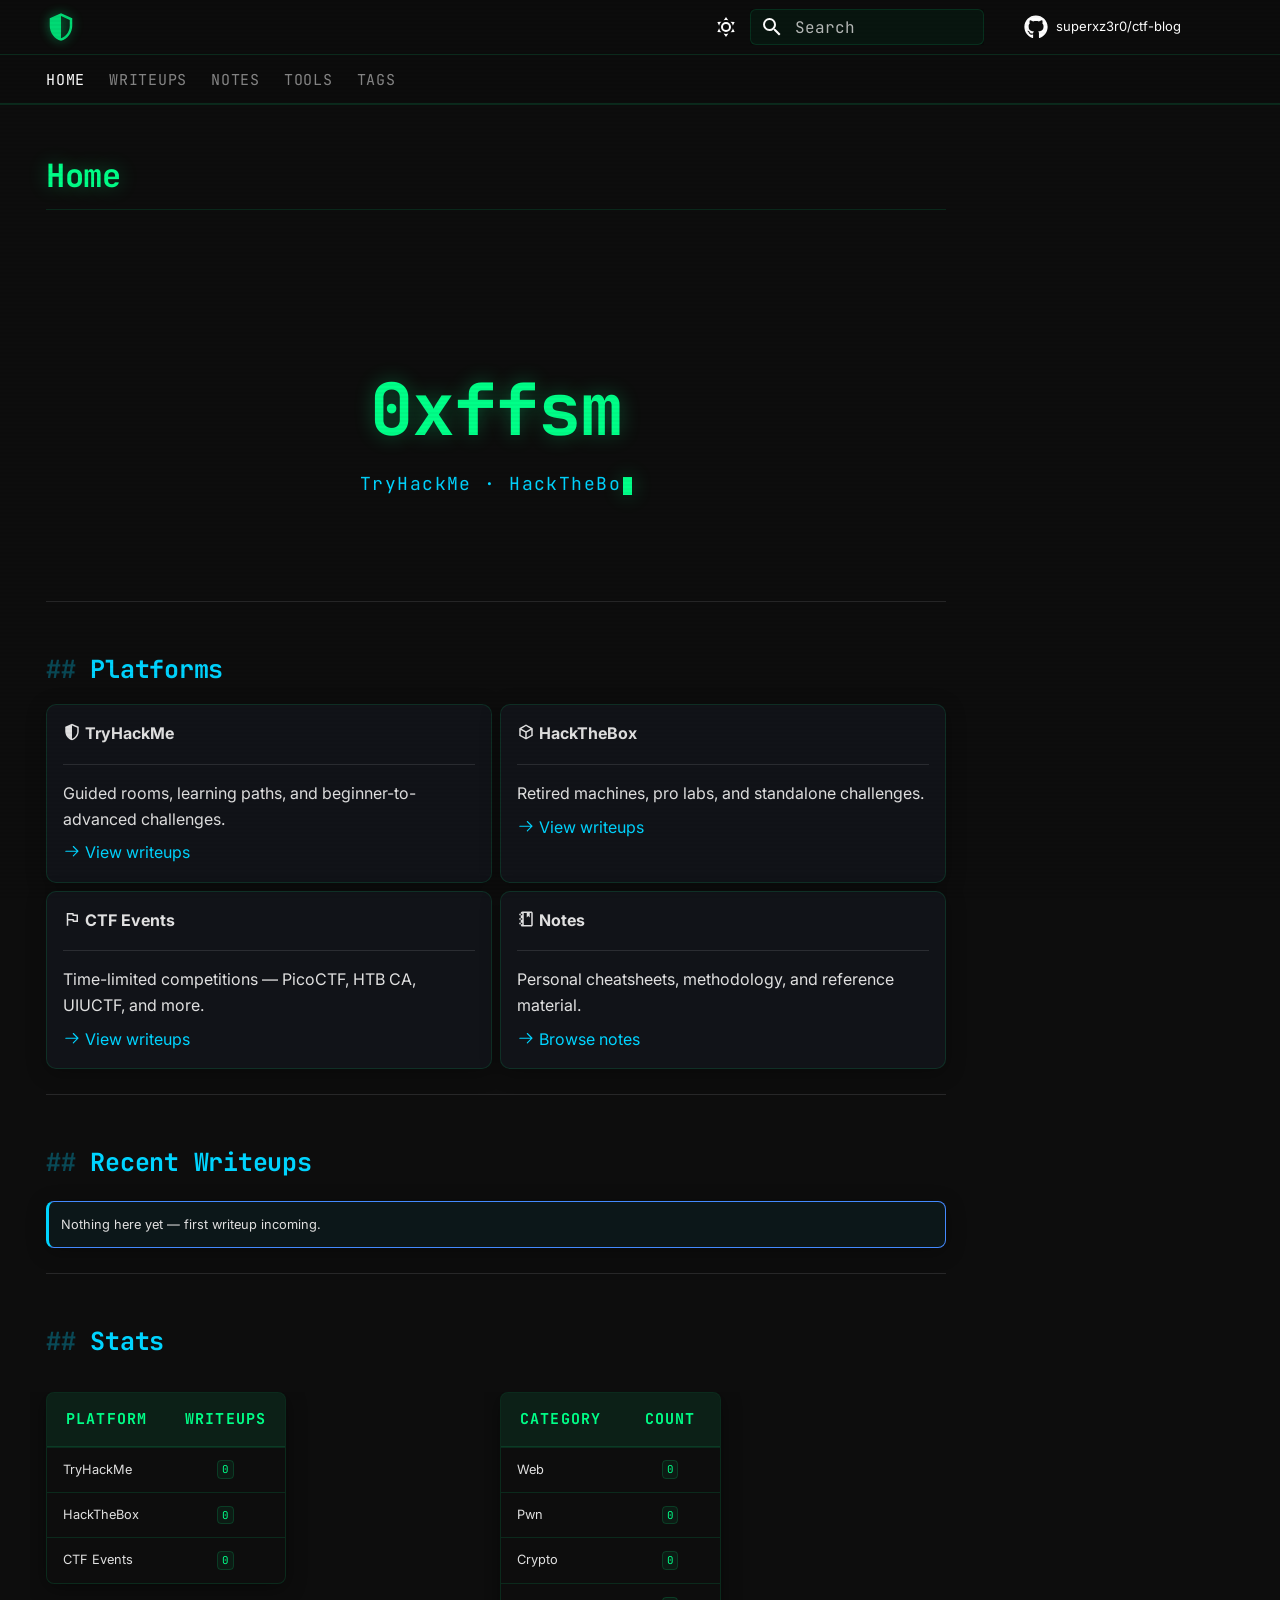
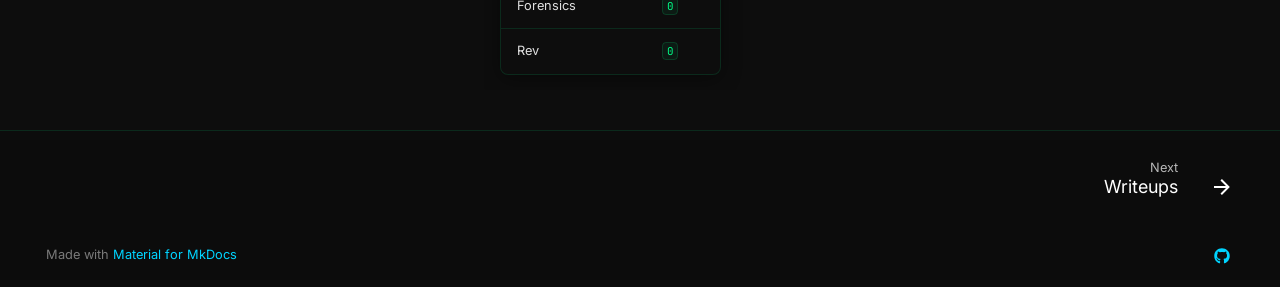
<file: index.html>
<!doctype html>
<html lang="en" class="no-js">
  <head>
    
      <meta charset="utf-8">
      <meta name="viewport" content="width=device-width,initial-scale=1">
      
        <meta name="description" content="CTF writeups, notes, and hacking methodology">
      
      
        <meta name="author" content="0xffsm">
      
      
        <link rel="canonical" href="https://superxz3r0.github.io/ctf-blog/">
      
      
      
        <link rel="next" href="writeups/">
      
      
        
      
      
      <link rel="icon" href="assets/images/favicon.png">
      <meta name="generator" content="mkdocs-1.6.1, mkdocs-material-9.7.6">
    
    
      
        <title>0xffsm</title>
      
    
    
      <link rel="stylesheet" href="assets/stylesheets/main.484c7ddc.min.css">
      
        
        <link rel="stylesheet" href="assets/stylesheets/palette.ab4e12ef.min.css">
      
      


  
  
    
      
      
        
      
      
    
  
    
      
      
        
      
      
    
  
    
      
      
        
      
      
    
  
    
      
      
        
      
      
    
  
    
      
      
        
      
      
    
  
    
      
      
        
      
      
    
  
    
      
      
        
      
      
    
  
    
      
      
        
      
      
    
  
    
      
      
        
      
      
    
  
    
      
      
        
      
      
    
  
  
  <style>:root{.md-tag.md-tag--web{--md-tag-icon:url('data:image/svg+xml;charset=utf-8,%3Csvg%20xmlns%3D%22http%3A//www.w3.org/2000/svg%22%20viewBox%3D%220%200%2024%2024%22%3E%3Cpath%20d%3D%22M16.36%2014c.08-.66.14-1.32.14-2s-.06-1.34-.14-2h3.38c.16.64.26%201.31.26%202s-.1%201.36-.26%202m-5.15%205.56c.6-1.11%201.06-2.31%201.38-3.56h2.95a8.03%208.03%200%200%201-4.33%203.56M14.34%2014H9.66c-.1-.66-.16-1.32-.16-2s.06-1.35.16-2h4.68c.09.65.16%201.32.16%202s-.07%201.34-.16%202M12%2019.96c-.83-1.2-1.5-2.53-1.91-3.96h3.82c-.41%201.43-1.08%202.76-1.91%203.96M8%208H5.08A7.92%207.92%200%200%201%209.4%204.44C8.8%205.55%208.35%206.75%208%208m-2.92%208H8c.35%201.25.8%202.45%201.4%203.56A8%208%200%200%201%205.08%2016m-.82-2C4.1%2013.36%204%2012.69%204%2012s.1-1.36.26-2h3.38c-.08.66-.14%201.32-.14%202s.06%201.34.14%202M12%204.03c.83%201.2%201.5%202.54%201.91%203.97h-3.82c.41-1.43%201.08-2.77%201.91-3.97M18.92%208h-2.95a15.7%2015.7%200%200%200-1.38-3.56c1.84.63%203.37%201.9%204.33%203.56M12%202C6.47%202%202%206.5%202%2012a10%2010%200%200%200%2010%2010%2010%2010%200%200%200%2010-10A10%2010%200%200%200%2012%202%22/%3E%3C/svg%3E');}.md-tag.md-tag--pwn{--md-tag-icon:url('data:image/svg+xml;charset=utf-8,%3Csvg%20xmlns%3D%22http%3A//www.w3.org/2000/svg%22%20viewBox%3D%220%200%2024%2024%22%3E%3Cpath%20d%3D%22M17%2017H7V7h10m4%204V9h-2V7a2%202%200%200%200-2-2h-2V3h-2v2h-2V3H9v2H7c-1.11%200-2%20.89-2%202v2H3v2h2v2H3v2h2v2a2%202%200%200%200%202%202h2v2h2v-2h2v2h2v-2h2a2%202%200%200%200%202-2v-2h2v-2h-2v-2m-6%202h-2v-2h2m2-2H9v6h6z%22/%3E%3C/svg%3E');}.md-tag.md-tag--crypto{--md-tag-icon:url('data:image/svg+xml;charset=utf-8,%3Csvg%20xmlns%3D%22http%3A//www.w3.org/2000/svg%22%20viewBox%3D%220%200%2024%2024%22%3E%3Cpath%20d%3D%22M7%2014c-1.1%200-2-.9-2-2s.9-2%202-2%202%20.9%202%202-.9%202-2%202m5.6-4c-.8-2.3-3-4-5.6-4-3.3%200-6%202.7-6%206s2.7%206%206%206c2.6%200%204.8-1.7%205.6-4H16v4h4v-4h3v-4z%22/%3E%3C/svg%3E');}.md-tag.md-tag--forensics{--md-tag-icon:url('data:image/svg+xml;charset=utf-8,%3Csvg%20xmlns%3D%22http%3A//www.w3.org/2000/svg%22%20viewBox%3D%220%200%2024%2024%22%3E%3Cpath%20d%3D%22M9.5%203A6.5%206.5%200%200%201%2016%209.5c0%201.61-.59%203.09-1.56%204.23l.27.27h.79l5%205-1.5%201.5-5-5v-.79l-.27-.27A6.52%206.52%200%200%201%209.5%2016%206.5%206.5%200%200%201%203%209.5%206.5%206.5%200%200%201%209.5%203m0%202C7%205%205%207%205%209.5S7%2014%209.5%2014%2014%2012%2014%209.5%2012%205%209.5%205%22/%3E%3C/svg%3E');}.md-tag.md-tag--rev{--md-tag-icon:url('data:image/svg+xml;charset=utf-8,%3Csvg%20xmlns%3D%22http%3A//www.w3.org/2000/svg%22%20viewBox%3D%220%200%2024%2024%22%3E%3Cpath%20d%3D%22M20.5%2011H19V7a2%202%200%200%200-2-2h-4V3.5A2.5%202.5%200%200%200%2010.5%201%202.5%202.5%200%200%200%208%203.5V5H4a2%202%200%200%200-2%202v3.8h1.5c1.5%200%202.7%201.2%202.7%202.7S5%2016.2%203.5%2016.2H2V20a2%202%200%200%200%202%202h3.8v-1.5c0-1.5%201.2-2.7%202.7-2.7s2.7%201.2%202.7%202.7V22H17a2%202%200%200%200%202-2v-4h1.5a2.5%202.5%200%200%200%202.5-2.5%202.5%202.5%200%200%200-2.5-2.5%22/%3E%3C/svg%3E');}.md-tag.md-tag--linux{--md-tag-icon:url('data:image/svg+xml;charset=utf-8,%3Csvg%20xmlns%3D%22http%3A//www.w3.org/2000/svg%22%20viewBox%3D%220%200%2024%2024%22%3E%3Cpath%20d%3D%22M14.62%208.35c-.42.28-1.75%201.04-1.95%201.19-.39.31-.75.29-1.14-.01-.2-.16-1.53-.92-1.95-1.19-.48-.31-.45-.7.08-.92%201.64-.69%203.28-.64%204.91.03.49.21.51.6.05.9m7.22%207.28c-.93-2.09-2.2-3.99-3.84-5.66a4.3%204.3%200%200%201-1.06-1.88c-.1-.33-.17-.67-.24-1.01-.2-.88-.29-1.78-.7-2.61-.73-1.58-2-2.4-3.84-2.47-1.81.05-3.16.81-3.95%202.4-.21.43-.36.88-.46%201.34-.17.76-.32%201.55-.5%202.32-.15.65-.45%201.21-.96%201.71-1.61%201.57-2.9%203.37-3.88%205.35-.14.29-.28.58-.37.88-.19.66.29%201.12.99.96.44-.09.88-.18%201.3-.31.41-.15.57-.05.67.35.65%202.15%202.07%203.66%204.24%204.5%204.12%201.56%208.93-.66%209.97-4.58.07-.27.17-.37.47-.27.46.14.93.24%201.4.35.49.09.85-.16.92-.64.03-.26-.06-.49-.16-.73%22/%3E%3C/svg%3E');}.md-tag.md-tag--windows{--md-tag-icon:url('data:image/svg+xml;charset=utf-8,%3Csvg%20xmlns%3D%22http%3A//www.w3.org/2000/svg%22%20viewBox%3D%220%200%2024%2024%22%3E%3Cpath%20d%3D%22M3%2012V6.75l6-1.32v6.48zm17-9v8.75l-10%20.15V5.21zM3%2013l6%20.09v6.81l-6-1.15zm17%20.25V22l-10-1.91V13.1z%22/%3E%3C/svg%3E');}.md-tag.md-tag--easy{--md-tag-icon:url('data:image/svg+xml;charset=utf-8,%3Csvg%20xmlns%3D%22http%3A//www.w3.org/2000/svg%22%20viewBox%3D%220%200%2024%2024%22%3E%3Cpath%20d%3D%22M19.5%205.5v13h-2v-13zm-7%205v8h-2v-8zM21%204h-5v16h5zm-7%205H9v11h5zm-7%205H2v6h5z%22/%3E%3C/svg%3E');}.md-tag.md-tag--medium{--md-tag-icon:url('data:image/svg+xml;charset=utf-8,%3Csvg%20xmlns%3D%22http%3A//www.w3.org/2000/svg%22%20viewBox%3D%220%200%2024%2024%22%3E%3Cpath%20d%3D%22M19.5%205.5v13h-2v-13zM21%204h-5v16h5zm-7%205H9v11h5zm-7%205H2v6h5z%22/%3E%3C/svg%3E');}.md-tag.md-tag--hard{--md-tag-icon:url('data:image/svg+xml;charset=utf-8,%3Csvg%20xmlns%3D%22http%3A//www.w3.org/2000/svg%22%20viewBox%3D%220%200%2024%2024%22%3E%3Cpath%20d%3D%22M21%204h-5v16h5zm-7%205H9v11h5zm-7%205H2v6h5z%22/%3E%3C/svg%3E');}}</style>

    
    
      
    
    
      
        
        
        <link rel="preconnect" href="https://fonts.gstatic.com" crossorigin>
        <link rel="stylesheet" href="https://fonts.googleapis.com/css?family=Inter:300,300i,400,400i,700,700i%7CJetBrains+Mono:400,400i,700,700i&display=fallback">
        <style>:root{--md-text-font:"Inter";--md-code-font:"JetBrains Mono"}</style>
      
    
    
      <link rel="stylesheet" href="stylesheets/extra.css">
    
    <script>__md_scope=new URL(".",location),__md_hash=e=>[...e].reduce(((e,_)=>(e<<5)-e+_.charCodeAt(0)),0),__md_get=(e,_=localStorage,t=__md_scope)=>JSON.parse(_.getItem(t.pathname+"."+e)),__md_set=(e,_,t=localStorage,a=__md_scope)=>{try{t.setItem(a.pathname+"."+e,JSON.stringify(_))}catch(e){}}</script>
    
      

    
    
  </head>
  
  
    
    
      
    
    
    
    
    <body dir="ltr" data-md-color-scheme="slate" data-md-color-primary="black" data-md-color-accent="teal">
  
    
    <input class="md-toggle" data-md-toggle="drawer" type="checkbox" id="__drawer" autocomplete="off">
    <input class="md-toggle" data-md-toggle="search" type="checkbox" id="__search" autocomplete="off">
    <label class="md-overlay" for="__drawer"></label>
    <div data-md-component="skip">
      
        
        <a href="#platforms" class="md-skip">
          Skip to content
        </a>
      
    </div>
    <div data-md-component="announce">
      
    </div>
    
    
      

  

<header class="md-header md-header--shadow md-header--lifted" data-md-component="header">
  <nav class="md-header__inner md-grid" aria-label="Header">
    <a href="." title="0xffsm" class="md-header__button md-logo" aria-label="0xffsm" data-md-component="logo">
      
  
  <svg xmlns="http://www.w3.org/2000/svg" viewBox="0 0 24 24"><path d="M21 11c0 5.55-3.84 10.74-9 12-5.16-1.26-9-6.45-9-12V5l9-4 9 4zm-9 10c3.75-1 7-5.46 7-9.78V6.3l-7-3.12z"/></svg>

    </a>
    <label class="md-header__button md-icon" for="__drawer">
      
      <svg xmlns="http://www.w3.org/2000/svg" viewBox="0 0 24 24"><path d="M3 6h18v2H3zm0 5h18v2H3zm0 5h18v2H3z"/></svg>
    </label>
    <div class="md-header__title" data-md-component="header-title">
      <div class="md-header__ellipsis">
        <div class="md-header__topic">
          <span class="md-ellipsis">
            0xffsm
          </span>
        </div>
        <div class="md-header__topic" data-md-component="header-topic">
          <span class="md-ellipsis">
            
              Home
            
          </span>
        </div>
      </div>
    </div>
    
      
        <form class="md-header__option" data-md-component="palette">
  
    
    
    
    <input class="md-option" data-md-color-media="" data-md-color-scheme="slate" data-md-color-primary="black" data-md-color-accent="teal"  aria-label="Light mode"  type="radio" name="__palette" id="__palette_0">
    
      <label class="md-header__button md-icon" title="Light mode" for="__palette_1" hidden>
        <svg xmlns="http://www.w3.org/2000/svg" viewBox="0 0 24 24"><path d="M12 7a5 5 0 0 1 5 5 5 5 0 0 1-5 5 5 5 0 0 1-5-5 5 5 0 0 1 5-5m0 2a3 3 0 0 0-3 3 3 3 0 0 0 3 3 3 3 0 0 0 3-3 3 3 0 0 0-3-3m0-7 2.39 3.42C13.65 5.15 12.84 5 12 5s-1.65.15-2.39.42zM3.34 7l4.16-.35A7.2 7.2 0 0 0 5.94 8.5c-.44.74-.69 1.5-.83 2.29zm.02 10 1.76-3.77a7.131 7.131 0 0 0 2.38 4.14zM20.65 7l-1.77 3.79a7.02 7.02 0 0 0-2.38-4.15zm-.01 10-4.14.36c.59-.51 1.12-1.14 1.54-1.86.42-.73.69-1.5.83-2.29zM12 22l-2.41-3.44c.74.27 1.55.44 2.41.44.82 0 1.63-.17 2.37-.44z"/></svg>
      </label>
    
  
    
    
    
    <input class="md-option" data-md-color-media="" data-md-color-scheme="default" data-md-color-primary="black" data-md-color-accent="teal"  aria-label="Dark mode"  type="radio" name="__palette" id="__palette_1">
    
      <label class="md-header__button md-icon" title="Dark mode" for="__palette_0" hidden>
        <svg xmlns="http://www.w3.org/2000/svg" viewBox="0 0 24 24"><path d="m17.75 4.09-2.53 1.94.91 3.06-2.63-1.81-2.63 1.81.91-3.06-2.53-1.94L12.44 4l1.06-3 1.06 3zm3.5 6.91-1.64 1.25.59 1.98-1.7-1.17-1.7 1.17.59-1.98L15.75 11l2.06-.05L18.5 9l.69 1.95zm-2.28 4.95c.83-.08 1.72 1.1 1.19 1.85-.32.45-.66.87-1.08 1.27C15.17 23 8.84 23 4.94 19.07c-3.91-3.9-3.91-10.24 0-14.14.4-.4.82-.76 1.27-1.08.75-.53 1.93.36 1.85 1.19-.27 2.86.69 5.83 2.89 8.02a9.96 9.96 0 0 0 8.02 2.89m-1.64 2.02a12.08 12.08 0 0 1-7.8-3.47c-2.17-2.19-3.33-5-3.49-7.82-2.81 3.14-2.7 7.96.31 10.98 3.02 3.01 7.84 3.12 10.98.31"/></svg>
      </label>
    
  
</form>
      
    
    
      <script>var palette=__md_get("__palette");if(palette&&palette.color){if("(prefers-color-scheme)"===palette.color.media){var media=matchMedia("(prefers-color-scheme: light)"),input=document.querySelector(media.matches?"[data-md-color-media='(prefers-color-scheme: light)']":"[data-md-color-media='(prefers-color-scheme: dark)']");palette.color.media=input.getAttribute("data-md-color-media"),palette.color.scheme=input.getAttribute("data-md-color-scheme"),palette.color.primary=input.getAttribute("data-md-color-primary"),palette.color.accent=input.getAttribute("data-md-color-accent")}for(var[key,value]of Object.entries(palette.color))document.body.setAttribute("data-md-color-"+key,value)}</script>
    
    
    
      
      
        <label class="md-header__button md-icon" for="__search">
          
          <svg xmlns="http://www.w3.org/2000/svg" viewBox="0 0 24 24"><path d="M9.5 3A6.5 6.5 0 0 1 16 9.5c0 1.61-.59 3.09-1.56 4.23l.27.27h.79l5 5-1.5 1.5-5-5v-.79l-.27-.27A6.52 6.52 0 0 1 9.5 16 6.5 6.5 0 0 1 3 9.5 6.5 6.5 0 0 1 9.5 3m0 2C7 5 5 7 5 9.5S7 14 9.5 14 14 12 14 9.5 12 5 9.5 5"/></svg>
        </label>
        <div class="md-search" data-md-component="search" role="dialog">
  <label class="md-search__overlay" for="__search"></label>
  <div class="md-search__inner" role="search">
    <form class="md-search__form" name="search">
      <input type="text" class="md-search__input" name="query" aria-label="Search" placeholder="Search" autocapitalize="off" autocorrect="off" autocomplete="off" spellcheck="false" data-md-component="search-query" required>
      <label class="md-search__icon md-icon" for="__search">
        
        <svg xmlns="http://www.w3.org/2000/svg" viewBox="0 0 24 24"><path d="M9.5 3A6.5 6.5 0 0 1 16 9.5c0 1.61-.59 3.09-1.56 4.23l.27.27h.79l5 5-1.5 1.5-5-5v-.79l-.27-.27A6.52 6.52 0 0 1 9.5 16 6.5 6.5 0 0 1 3 9.5 6.5 6.5 0 0 1 9.5 3m0 2C7 5 5 7 5 9.5S7 14 9.5 14 14 12 14 9.5 12 5 9.5 5"/></svg>
        
        <svg xmlns="http://www.w3.org/2000/svg" viewBox="0 0 24 24"><path d="M20 11v2H8l5.5 5.5-1.42 1.42L4.16 12l7.92-7.92L13.5 5.5 8 11z"/></svg>
      </label>
      <nav class="md-search__options" aria-label="Search">
        
          <a href="javascript:void(0)" class="md-search__icon md-icon" title="Share" aria-label="Share" data-clipboard data-clipboard-text="" data-md-component="search-share" tabindex="-1">
            
            <svg xmlns="http://www.w3.org/2000/svg" viewBox="0 0 24 24"><path d="M18 16.08c-.76 0-1.44.3-1.96.77L8.91 12.7c.05-.23.09-.46.09-.7s-.04-.47-.09-.7l7.05-4.11c.54.5 1.25.81 2.04.81a3 3 0 0 0 3-3 3 3 0 0 0-3-3 3 3 0 0 0-3 3c0 .24.04.47.09.7L8.04 9.81C7.5 9.31 6.79 9 6 9a3 3 0 0 0-3 3 3 3 0 0 0 3 3c.79 0 1.5-.31 2.04-.81l7.12 4.15c-.05.21-.08.43-.08.66 0 1.61 1.31 2.91 2.92 2.91s2.92-1.3 2.92-2.91A2.92 2.92 0 0 0 18 16.08"/></svg>
          </a>
        
        <button type="reset" class="md-search__icon md-icon" title="Clear" aria-label="Clear" tabindex="-1">
          
          <svg xmlns="http://www.w3.org/2000/svg" viewBox="0 0 24 24"><path d="M19 6.41 17.59 5 12 10.59 6.41 5 5 6.41 10.59 12 5 17.59 6.41 19 12 13.41 17.59 19 19 17.59 13.41 12z"/></svg>
        </button>
      </nav>
      
        <div class="md-search__suggest" data-md-component="search-suggest"></div>
      
    </form>
    <div class="md-search__output">
      <div class="md-search__scrollwrap" tabindex="0" data-md-scrollfix>
        <div class="md-search-result" data-md-component="search-result">
          <div class="md-search-result__meta">
            Initializing search
          </div>
          <ol class="md-search-result__list" role="presentation"></ol>
        </div>
      </div>
    </div>
  </div>
</div>
      
    
    
      <div class="md-header__source">
        <a href="https://github.com/superxz3r0/ctf-blog" title="Go to repository" class="md-source" data-md-component="source">
  <div class="md-source__icon md-icon">
    
    <svg xmlns="http://www.w3.org/2000/svg" viewBox="0 0 512 512"><!--! Font Awesome Free 7.1.0 by @fontawesome - https://fontawesome.com License - https://fontawesome.com/license/free (Icons: CC BY 4.0, Fonts: SIL OFL 1.1, Code: MIT License) Copyright 2025 Fonticons, Inc.--><path d="M173.9 397.4c0 2-2.3 3.6-5.2 3.6-3.3.3-5.6-1.3-5.6-3.6 0-2 2.3-3.6 5.2-3.6 3-.3 5.6 1.3 5.6 3.6m-31.1-4.5c-.7 2 1.3 4.3 4.3 4.9 2.6 1 5.6 0 6.2-2s-1.3-4.3-4.3-5.2c-2.6-.7-5.5.3-6.2 2.3m44.2-1.7c-2.9.7-4.9 2.6-4.6 4.9.3 2 2.9 3.3 5.9 2.6 2.9-.7 4.9-2.6 4.6-4.6-.3-1.9-3-3.2-5.9-2.9M252.8 8C114.1 8 8 113.3 8 252c0 110.9 69.8 205.8 169.5 239.2 12.8 2.3 17.3-5.6 17.3-12.1 0-6.2-.3-40.4-.3-61.4 0 0-70 15-84.7-29.8 0 0-11.4-29.1-27.8-36.6 0 0-22.9-15.7 1.6-15.4 0 0 24.9 2 38.6 25.8 21.9 38.6 58.6 27.5 72.9 20.9 2.3-16 8.8-27.1 16-33.7-55.9-6.2-112.3-14.3-112.3-110.5 0-27.5 7.6-41.3 23.6-58.9-2.6-6.5-11.1-33.3 2.6-67.9 20.9-6.5 69 27 69 27 20-5.6 41.5-8.5 62.8-8.5s42.8 2.9 62.8 8.5c0 0 48.1-33.6 69-27 13.7 34.7 5.2 61.4 2.6 67.9 16 17.7 25.8 31.5 25.8 58.9 0 96.5-58.9 104.2-114.8 110.5 9.2 7.9 17 22.9 17 46.4 0 33.7-.3 75.4-.3 83.6 0 6.5 4.6 14.4 17.3 12.1C436.2 457.8 504 362.9 504 252 504 113.3 391.5 8 252.8 8M105.2 352.9c-1.3 1-1 3.3.7 5.2 1.6 1.6 3.9 2.3 5.2 1 1.3-1 1-3.3-.7-5.2-1.6-1.6-3.9-2.3-5.2-1m-10.8-8.1c-.7 1.3.3 2.9 2.3 3.9 1.6 1 3.6.7 4.3-.7.7-1.3-.3-2.9-2.3-3.9-2-.6-3.6-.3-4.3.7m32.4 35.6c-1.6 1.3-1 4.3 1.3 6.2 2.3 2.3 5.2 2.6 6.5 1 1.3-1.3.7-4.3-1.3-6.2-2.2-2.3-5.2-2.6-6.5-1m-11.4-14.7c-1.6 1-1.6 3.6 0 5.9s4.3 3.3 5.6 2.3c1.6-1.3 1.6-3.9 0-6.2-1.4-2.3-4-3.3-5.6-2"/></svg>
  </div>
  <div class="md-source__repository">
    superxz3r0/ctf-blog
  </div>
</a>
      </div>
    
  </nav>
  
    
      
<nav class="md-tabs" aria-label="Tabs" data-md-component="tabs">
  <div class="md-grid">
    <ul class="md-tabs__list">
      
        
  
  
  
    
  
  
    <li class="md-tabs__item md-tabs__item--active">
      <a href="." class="md-tabs__link">
        
  
  
    
  
  Home

      </a>
    </li>
  

      
        
  
  
  
  
    
    
      <li class="md-tabs__item">
        <a href="writeups/" class="md-tabs__link">
          
  
  
    
  
  Writeups

        </a>
      </li>
    
  

      
        
  
  
  
  
    
    
      <li class="md-tabs__item">
        <a href="notes/" class="md-tabs__link">
          
  
  
    
  
  Notes

        </a>
      </li>
    
  

      
        
  
  
  
  
    <li class="md-tabs__item">
      <a href="tools/" class="md-tabs__link">
        
  
  
    
  
  Tools

      </a>
    </li>
  

      
        
  
  
  
  
    <li class="md-tabs__item">
      <a href="tags/" class="md-tabs__link">
        
  
  
    
  
  Tags

      </a>
    </li>
  

      
    </ul>
  </div>
</nav>
    
  
</header>
    
    <div class="md-container" data-md-component="container">
      
      
        
      
      <main class="md-main" data-md-component="main">
        <div class="md-main__inner md-grid">
          
            
              
                
              
              <div class="md-sidebar md-sidebar--primary" data-md-component="sidebar" data-md-type="navigation" hidden>
                <div class="md-sidebar__scrollwrap">
                  <div class="md-sidebar__inner">
                    


  


<nav class="md-nav md-nav--primary md-nav--lifted" aria-label="Navigation" data-md-level="0">
  <label class="md-nav__title" for="__drawer">
    <a href="." title="0xffsm" class="md-nav__button md-logo" aria-label="0xffsm" data-md-component="logo">
      
  
  <svg xmlns="http://www.w3.org/2000/svg" viewBox="0 0 24 24"><path d="M21 11c0 5.55-3.84 10.74-9 12-5.16-1.26-9-6.45-9-12V5l9-4 9 4zm-9 10c3.75-1 7-5.46 7-9.78V6.3l-7-3.12z"/></svg>

    </a>
    0xffsm
  </label>
  
    <div class="md-nav__source">
      <a href="https://github.com/superxz3r0/ctf-blog" title="Go to repository" class="md-source" data-md-component="source">
  <div class="md-source__icon md-icon">
    
    <svg xmlns="http://www.w3.org/2000/svg" viewBox="0 0 512 512"><!--! Font Awesome Free 7.1.0 by @fontawesome - https://fontawesome.com License - https://fontawesome.com/license/free (Icons: CC BY 4.0, Fonts: SIL OFL 1.1, Code: MIT License) Copyright 2025 Fonticons, Inc.--><path d="M173.9 397.4c0 2-2.3 3.6-5.2 3.6-3.3.3-5.6-1.3-5.6-3.6 0-2 2.3-3.6 5.2-3.6 3-.3 5.6 1.3 5.6 3.6m-31.1-4.5c-.7 2 1.3 4.3 4.3 4.9 2.6 1 5.6 0 6.2-2s-1.3-4.3-4.3-5.2c-2.6-.7-5.5.3-6.2 2.3m44.2-1.7c-2.9.7-4.9 2.6-4.6 4.9.3 2 2.9 3.3 5.9 2.6 2.9-.7 4.9-2.6 4.6-4.6-.3-1.9-3-3.2-5.9-2.9M252.8 8C114.1 8 8 113.3 8 252c0 110.9 69.8 205.8 169.5 239.2 12.8 2.3 17.3-5.6 17.3-12.1 0-6.2-.3-40.4-.3-61.4 0 0-70 15-84.7-29.8 0 0-11.4-29.1-27.8-36.6 0 0-22.9-15.7 1.6-15.4 0 0 24.9 2 38.6 25.8 21.9 38.6 58.6 27.5 72.9 20.9 2.3-16 8.8-27.1 16-33.7-55.9-6.2-112.3-14.3-112.3-110.5 0-27.5 7.6-41.3 23.6-58.9-2.6-6.5-11.1-33.3 2.6-67.9 20.9-6.5 69 27 69 27 20-5.6 41.5-8.5 62.8-8.5s42.8 2.9 62.8 8.5c0 0 48.1-33.6 69-27 13.7 34.7 5.2 61.4 2.6 67.9 16 17.7 25.8 31.5 25.8 58.9 0 96.5-58.9 104.2-114.8 110.5 9.2 7.9 17 22.9 17 46.4 0 33.7-.3 75.4-.3 83.6 0 6.5 4.6 14.4 17.3 12.1C436.2 457.8 504 362.9 504 252 504 113.3 391.5 8 252.8 8M105.2 352.9c-1.3 1-1 3.3.7 5.2 1.6 1.6 3.9 2.3 5.2 1 1.3-1 1-3.3-.7-5.2-1.6-1.6-3.9-2.3-5.2-1m-10.8-8.1c-.7 1.3.3 2.9 2.3 3.9 1.6 1 3.6.7 4.3-.7.7-1.3-.3-2.9-2.3-3.9-2-.6-3.6-.3-4.3.7m32.4 35.6c-1.6 1.3-1 4.3 1.3 6.2 2.3 2.3 5.2 2.6 6.5 1 1.3-1.3.7-4.3-1.3-6.2-2.2-2.3-5.2-2.6-6.5-1m-11.4-14.7c-1.6 1-1.6 3.6 0 5.9s4.3 3.3 5.6 2.3c1.6-1.3 1.6-3.9 0-6.2-1.4-2.3-4-3.3-5.6-2"/></svg>
  </div>
  <div class="md-source__repository">
    superxz3r0/ctf-blog
  </div>
</a>
    </div>
  
  <ul class="md-nav__list" data-md-scrollfix>
    
      
      
  
  
    
  
  
  
    <li class="md-nav__item md-nav__item--active">
      
      <input class="md-nav__toggle md-toggle" type="checkbox" id="__toc">
      
      
      
        <label class="md-nav__link md-nav__link--active" for="__toc">
          
  
  
  <span class="md-ellipsis">
    
  
    Home
  

    
  </span>
  
  

          <span class="md-nav__icon md-icon"></span>
        </label>
      
      <a href="." class="md-nav__link md-nav__link--active">
        
  
  
  <span class="md-ellipsis">
    
  
    Home
  

    
  </span>
  
  

      </a>
      
        

  

<nav class="md-nav md-nav--secondary" aria-label="On this page">
  
  
  
  
    <label class="md-nav__title" for="__toc">
      <span class="md-nav__icon md-icon"></span>
      On this page
    </label>
    <ul class="md-nav__list" data-md-component="toc" data-md-scrollfix>
      
        <li class="md-nav__item">
  <a href="#platforms" class="md-nav__link">
    <span class="md-ellipsis">
      
        Platforms
      
    </span>
  </a>
  
</li>
      
        <li class="md-nav__item">
  <a href="#recent-writeups" class="md-nav__link">
    <span class="md-ellipsis">
      
        Recent Writeups
      
    </span>
  </a>
  
</li>
      
        <li class="md-nav__item">
  <a href="#stats" class="md-nav__link">
    <span class="md-ellipsis">
      
        Stats
      
    </span>
  </a>
  
</li>
      
    </ul>
  
</nav>
      
    </li>
  

    
      
      
  
  
  
  
    
    
      
        
          
        
      
        
      
        
      
        
      
    
    
    
      
      
        
      
    
    
    <li class="md-nav__item md-nav__item--nested">
      
        
        
          
        
        <input class="md-nav__toggle md-toggle md-toggle--indeterminate" type="checkbox" id="__nav_2" >
        
          
          <div class="md-nav__link md-nav__container">
            <a href="writeups/" class="md-nav__link ">
              
  
  
  <span class="md-ellipsis">
    
  
    Writeups
  

    
  </span>
  
  

            </a>
            
              
              <label class="md-nav__link " for="__nav_2" id="__nav_2_label" tabindex="0">
                <span class="md-nav__icon md-icon"></span>
              </label>
            
          </div>
        
        <nav class="md-nav" data-md-level="1" aria-labelledby="__nav_2_label" aria-expanded="false">
          <label class="md-nav__title" for="__nav_2">
            <span class="md-nav__icon md-icon"></span>
            
  
    Writeups
  

          </label>
          <ul class="md-nav__list" data-md-scrollfix>
            
              
            
              
                
  
  
  
  
    <li class="md-nav__item">
      <a href="tryhackme/" class="md-nav__link">
        
  
  
  <span class="md-ellipsis">
    
  
    TryHackMe
  

    
  </span>
  
  

      </a>
    </li>
  

              
            
              
                
  
  
  
  
    
    
      
        
          
        
      
        
      
        
      
    
    
    
      
      
        
      
    
    
    <li class="md-nav__item md-nav__item--nested">
      
        
        
          
        
        <input class="md-nav__toggle md-toggle md-toggle--indeterminate" type="checkbox" id="__nav_2_3" >
        
          
          <div class="md-nav__link md-nav__container">
            <a href="hackthebox/" class="md-nav__link ">
              
  
  
  <span class="md-ellipsis">
    
  
    HackTheBox
  

    
  </span>
  
  

            </a>
            
              
              <label class="md-nav__link " for="__nav_2_3" id="__nav_2_3_label" tabindex="0">
                <span class="md-nav__icon md-icon"></span>
              </label>
            
          </div>
        
        <nav class="md-nav" data-md-level="2" aria-labelledby="__nav_2_3_label" aria-expanded="false">
          <label class="md-nav__title" for="__nav_2_3">
            <span class="md-nav__icon md-icon"></span>
            
  
    HackTheBox
  

          </label>
          <ul class="md-nav__list" data-md-scrollfix>
            
              
            
              
                
  
  
  
  
    <li class="md-nav__item">
      <a href="hackthebox/machines/" class="md-nav__link">
        
  
  
  <span class="md-ellipsis">
    
  
    Machines
  

    
  </span>
  
  

      </a>
    </li>
  

              
            
              
                
  
  
  
  
    <li class="md-nav__item">
      <a href="hackthebox/challenges/" class="md-nav__link">
        
  
  
  <span class="md-ellipsis">
    
  
    Challenges
  

    
  </span>
  
  

      </a>
    </li>
  

              
            
          </ul>
        </nav>
      
    </li>
  

              
            
              
                
  
  
  
  
    <li class="md-nav__item">
      <a href="ctf-events/" class="md-nav__link">
        
  
  
  <span class="md-ellipsis">
    
  
    CTF Events
  

    
  </span>
  
  

      </a>
    </li>
  

              
            
          </ul>
        </nav>
      
    </li>
  

    
      
      
  
  
  
  
    
    
      
        
          
        
      
        
      
        
      
    
    
    
      
      
        
      
    
    
    <li class="md-nav__item md-nav__item--nested">
      
        
        
          
        
        <input class="md-nav__toggle md-toggle md-toggle--indeterminate" type="checkbox" id="__nav_3" >
        
          
          <div class="md-nav__link md-nav__container">
            <a href="notes/" class="md-nav__link ">
              
  
  
  <span class="md-ellipsis">
    
  
    Notes
  

    
  </span>
  
  

            </a>
            
              
              <label class="md-nav__link " for="__nav_3" id="__nav_3_label" tabindex="0">
                <span class="md-nav__icon md-icon"></span>
              </label>
            
          </div>
        
        <nav class="md-nav" data-md-level="1" aria-labelledby="__nav_3_label" aria-expanded="false">
          <label class="md-nav__title" for="__nav_3">
            <span class="md-nav__icon md-icon"></span>
            
  
    Notes
  

          </label>
          <ul class="md-nav__list" data-md-scrollfix>
            
              
            
              
                
  
  
  
  
    <li class="md-nav__item">
      <a href="notes/cheatsheets/" class="md-nav__link">
        
  
  
  <span class="md-ellipsis">
    
  
    Cheatsheets
  

    
  </span>
  
  

      </a>
    </li>
  

              
            
              
                
  
  
  
  
    <li class="md-nav__item">
      <a href="notes/methodology/" class="md-nav__link">
        
  
  
  <span class="md-ellipsis">
    
  
    Methodology
  

    
  </span>
  
  

      </a>
    </li>
  

              
            
          </ul>
        </nav>
      
    </li>
  

    
      
      
  
  
  
  
    <li class="md-nav__item">
      <a href="tools/" class="md-nav__link">
        
  
  
  <span class="md-ellipsis">
    
  
    Tools
  

    
  </span>
  
  

      </a>
    </li>
  

    
      
      
  
  
  
  
    <li class="md-nav__item">
      <a href="tags/" class="md-nav__link">
        
  
  
  <span class="md-ellipsis">
    
  
    Tags
  

    
  </span>
  
  

      </a>
    </li>
  

    
  </ul>
</nav>
                  </div>
                </div>
              </div>
            
            
              
                
              
              <div class="md-sidebar md-sidebar--secondary" data-md-component="sidebar" data-md-type="toc" hidden>
                <div class="md-sidebar__scrollwrap">
                  <div class="md-sidebar__inner">
                    

  

<nav class="md-nav md-nav--secondary" aria-label="On this page">
  
  
  
  
    <label class="md-nav__title" for="__toc">
      <span class="md-nav__icon md-icon"></span>
      On this page
    </label>
    <ul class="md-nav__list" data-md-component="toc" data-md-scrollfix>
      
        <li class="md-nav__item">
  <a href="#platforms" class="md-nav__link">
    <span class="md-ellipsis">
      
        Platforms
      
    </span>
  </a>
  
</li>
      
        <li class="md-nav__item">
  <a href="#recent-writeups" class="md-nav__link">
    <span class="md-ellipsis">
      
        Recent Writeups
      
    </span>
  </a>
  
</li>
      
        <li class="md-nav__item">
  <a href="#stats" class="md-nav__link">
    <span class="md-ellipsis">
      
        Stats
      
    </span>
  </a>
  
</li>
      
    </ul>
  
</nav>
                  </div>
                </div>
              </div>
            
          
          
            <div class="md-content" data-md-component="content">
              
              <article class="md-content__inner md-typeset">
                
                  
  



  
  


  <h1>Home</h1>

<div class="hero">
<p class="hero-title">0xffsm</p>
<p class="hero-subtitle">
  <span id="hero-typing">TryHackMe · HackTheBox · CTF Events</span><span class="terminal-cursor"></span>
</p>
</div>
<hr />
<h2 id="platforms">Platforms<a class="headerlink" href="#platforms" title="Permanent link">&para;</a></h2>
<div class="grid cards">
<ul>
<li>
<p><span class="twemoji"><svg xmlns="http://www.w3.org/2000/svg" viewBox="0 0 24 24"><path d="M21 11c0 5.55-3.84 10.74-9 12-5.16-1.26-9-6.45-9-12V5l9-4 9 4zm-9 10c3.75-1 7-5.46 7-9.78V6.3l-7-3.12z"/></svg></span> <strong>TryHackMe</strong></p>
<hr />
<p>Guided rooms, learning paths, and beginner-to-advanced challenges.</p>
<p><a href="tryhackme/"><span class="twemoji"><svg xmlns="http://www.w3.org/2000/svg" viewBox="0 0 24 24"><path d="M13.22 19.03a.75.75 0 0 1 0-1.06L18.19 13H3.75a.75.75 0 0 1 0-1.5h14.44l-4.97-4.97a.749.749 0 0 1 .326-1.275.75.75 0 0 1 .734.215l6.25 6.25a.75.75 0 0 1 0 1.06l-6.25 6.25a.75.75 0 0 1-1.06 0"/></svg></span> View writeups</a></p>
</li>
<li>
<p><span class="twemoji"><svg xmlns="http://www.w3.org/2000/svg" viewBox="0 0 24 24"><path d="M21 16.5c0 .38-.21.71-.53.88l-7.9 4.44c-.16.12-.36.18-.57.18s-.41-.06-.57-.18l-7.9-4.44A.99.99 0 0 1 3 16.5v-9c0-.38.21-.71.53-.88l7.9-4.44c.16-.12.36-.18.57-.18s.41.06.57.18l7.9 4.44c.32.17.53.5.53.88zM12 4.15 6.04 7.5 12 10.85l5.96-3.35zM5 15.91l6 3.38v-6.71L5 9.21zm14 0v-6.7l-6 3.37v6.71z"/></svg></span> <strong>HackTheBox</strong></p>
<hr />
<p>Retired machines, pro labs, and standalone challenges.</p>
<p><a href="hackthebox/"><span class="twemoji"><svg xmlns="http://www.w3.org/2000/svg" viewBox="0 0 24 24"><path d="M13.22 19.03a.75.75 0 0 1 0-1.06L18.19 13H3.75a.75.75 0 0 1 0-1.5h14.44l-4.97-4.97a.749.749 0 0 1 .326-1.275.75.75 0 0 1 .734.215l6.25 6.25a.75.75 0 0 1 0 1.06l-6.25 6.25a.75.75 0 0 1-1.06 0"/></svg></span> View writeups</a></p>
</li>
<li>
<p><span class="twemoji"><svg xmlns="http://www.w3.org/2000/svg" viewBox="0 0 24 24"><path d="m12.36 6 .4 2H18v6h-3.36l-.4-2H7V6zM14 4H5v17h2v-7h5.6l.4 2h7V6h-5.6"/></svg></span> <strong>CTF Events</strong></p>
<hr />
<p>Time-limited competitions — PicoCTF, HTB CA, UIUCTF, and more.</p>
<p><a href="ctf-events/"><span class="twemoji"><svg xmlns="http://www.w3.org/2000/svg" viewBox="0 0 24 24"><path d="M13.22 19.03a.75.75 0 0 1 0-1.06L18.19 13H3.75a.75.75 0 0 1 0-1.5h14.44l-4.97-4.97a.749.749 0 0 1 .326-1.275.75.75 0 0 1 .734.215l6.25 6.25a.75.75 0 0 1 0 1.06l-6.25 6.25a.75.75 0 0 1-1.06 0"/></svg></span> View writeups</a></p>
</li>
<li>
<p><span class="twemoji"><svg xmlns="http://www.w3.org/2000/svg" viewBox="0 0 24 24"><path d="M17 4v6l-2-2-2 2V4H9v16h10V4zM3 7V5h2V4a2 2 0 0 1 2-2h12c1.05 0 2 .95 2 2v16c0 1.05-.95 2-2 2H7c-1.05 0-2-.95-2-2v-1H3v-2h2v-4H3v-2h2V7zm2-2v2h2V5zm0 14h2v-2H5zm0-6h2v-2H5z"/></svg></span> <strong>Notes</strong></p>
<hr />
<p>Personal cheatsheets, methodology, and reference material.</p>
<p><a href="notes/"><span class="twemoji"><svg xmlns="http://www.w3.org/2000/svg" viewBox="0 0 24 24"><path d="M13.22 19.03a.75.75 0 0 1 0-1.06L18.19 13H3.75a.75.75 0 0 1 0-1.5h14.44l-4.97-4.97a.749.749 0 0 1 .326-1.275.75.75 0 0 1 .734.215l6.25 6.25a.75.75 0 0 1 0 1.06l-6.25 6.25a.75.75 0 0 1-1.06 0"/></svg></span> Browse notes</a></p>
</li>
</ul>
</div>
<hr />
<h2 id="recent-writeups">Recent Writeups<a class="headerlink" href="#recent-writeups" title="Permanent link">&para;</a></h2>
<div class="admonition note">
<p>Nothing here yet — first writeup incoming.</p>
</div>
<hr />
<h2 id="stats">Stats<a class="headerlink" href="#stats" title="Permanent link">&para;</a></h2>
<div class="grid">
<div>
<table>
<thead>
<tr>
<th>Platform</th>
<th style="text-align: center;">Writeups</th>
</tr>
</thead>
<tbody>
<tr>
<td>TryHackMe</td>
<td style="text-align: center;"><code>0</code></td>
</tr>
<tr>
<td>HackTheBox</td>
<td style="text-align: center;"><code>0</code></td>
</tr>
<tr>
<td>CTF Events</td>
<td style="text-align: center;"><code>0</code></td>
</tr>
</tbody>
</table>
</div>
<div>
<table>
<thead>
<tr>
<th>Category</th>
<th style="text-align: center;">Count</th>
</tr>
</thead>
<tbody>
<tr>
<td>Web</td>
<td style="text-align: center;"><code>0</code></td>
</tr>
<tr>
<td>Pwn</td>
<td style="text-align: center;"><code>0</code></td>
</tr>
<tr>
<td>Crypto</td>
<td style="text-align: center;"><code>0</code></td>
</tr>
<tr>
<td>Forensics</td>
<td style="text-align: center;"><code>0</code></td>
</tr>
<tr>
<td>Rev</td>
<td style="text-align: center;"><code>0</code></td>
</tr>
</tbody>
</table>
</div>
</div>







  
  




  



                
              </article>
            </div>
          
          
<script>var target=document.getElementById(location.hash.slice(1));target&&target.name&&(target.checked=target.name.startsWith("__tabbed_"))</script>
        </div>
        
          <button type="button" class="md-top md-icon" data-md-component="top" hidden>
  
  <svg xmlns="http://www.w3.org/2000/svg" viewBox="0 0 24 24"><path d="M13 20h-2V8l-5.5 5.5-1.42-1.42L12 4.16l7.92 7.92-1.42 1.42L13 8z"/></svg>
  Back to top
</button>
        
      </main>
      
        <footer class="md-footer">
  
    
      
        
      
      <nav class="md-footer__inner md-grid" aria-label="Footer" >
        
        
          
          <a href="writeups/" class="md-footer__link md-footer__link--next" aria-label="Next: Writeups">
            <div class="md-footer__title">
              <span class="md-footer__direction">
                Next
              </span>
              <div class="md-ellipsis">
                Writeups
              </div>
            </div>
            <div class="md-footer__button md-icon">
              
              <svg xmlns="http://www.w3.org/2000/svg" viewBox="0 0 24 24"><path d="M4 11v2h12l-5.5 5.5 1.42 1.42L19.84 12l-7.92-7.92L10.5 5.5 16 11z"/></svg>
            </div>
          </a>
        
      </nav>
    
  
  <div class="md-footer-meta md-typeset">
    <div class="md-footer-meta__inner md-grid">
      <div class="md-copyright">
  
  
    Made with
    <a href="https://squidfunk.github.io/mkdocs-material/" target="_blank" rel="noopener">
      Material for MkDocs
    </a>
  
</div>
      
        
<div class="md-social">
  
    
    
    
    
    <a href="https://github.com/superxz3r0" target="_blank" rel="noopener" title="GitHub" class="md-social__link">
      <svg xmlns="http://www.w3.org/2000/svg" viewBox="0 0 512 512"><!--! Font Awesome Free 7.1.0 by @fontawesome - https://fontawesome.com License - https://fontawesome.com/license/free (Icons: CC BY 4.0, Fonts: SIL OFL 1.1, Code: MIT License) Copyright 2025 Fonticons, Inc.--><path d="M173.9 397.4c0 2-2.3 3.6-5.2 3.6-3.3.3-5.6-1.3-5.6-3.6 0-2 2.3-3.6 5.2-3.6 3-.3 5.6 1.3 5.6 3.6m-31.1-4.5c-.7 2 1.3 4.3 4.3 4.9 2.6 1 5.6 0 6.2-2s-1.3-4.3-4.3-5.2c-2.6-.7-5.5.3-6.2 2.3m44.2-1.7c-2.9.7-4.9 2.6-4.6 4.9.3 2 2.9 3.3 5.9 2.6 2.9-.7 4.9-2.6 4.6-4.6-.3-1.9-3-3.2-5.9-2.9M252.8 8C114.1 8 8 113.3 8 252c0 110.9 69.8 205.8 169.5 239.2 12.8 2.3 17.3-5.6 17.3-12.1 0-6.2-.3-40.4-.3-61.4 0 0-70 15-84.7-29.8 0 0-11.4-29.1-27.8-36.6 0 0-22.9-15.7 1.6-15.4 0 0 24.9 2 38.6 25.8 21.9 38.6 58.6 27.5 72.9 20.9 2.3-16 8.8-27.1 16-33.7-55.9-6.2-112.3-14.3-112.3-110.5 0-27.5 7.6-41.3 23.6-58.9-2.6-6.5-11.1-33.3 2.6-67.9 20.9-6.5 69 27 69 27 20-5.6 41.5-8.5 62.8-8.5s42.8 2.9 62.8 8.5c0 0 48.1-33.6 69-27 13.7 34.7 5.2 61.4 2.6 67.9 16 17.7 25.8 31.5 25.8 58.9 0 96.5-58.9 104.2-114.8 110.5 9.2 7.9 17 22.9 17 46.4 0 33.7-.3 75.4-.3 83.6 0 6.5 4.6 14.4 17.3 12.1C436.2 457.8 504 362.9 504 252 504 113.3 391.5 8 252.8 8M105.2 352.9c-1.3 1-1 3.3.7 5.2 1.6 1.6 3.9 2.3 5.2 1 1.3-1 1-3.3-.7-5.2-1.6-1.6-3.9-2.3-5.2-1m-10.8-8.1c-.7 1.3.3 2.9 2.3 3.9 1.6 1 3.6.7 4.3-.7.7-1.3-.3-2.9-2.3-3.9-2-.6-3.6-.3-4.3.7m32.4 35.6c-1.6 1.3-1 4.3 1.3 6.2 2.3 2.3 5.2 2.6 6.5 1 1.3-1.3.7-4.3-1.3-6.2-2.2-2.3-5.2-2.6-6.5-1m-11.4-14.7c-1.6 1-1.6 3.6 0 5.9s4.3 3.3 5.6 2.3c1.6-1.3 1.6-3.9 0-6.2-1.4-2.3-4-3.3-5.6-2"/></svg>
    </a>
  
</div>
      
    </div>
  </div>
</footer>
      
    </div>
    <div class="md-dialog" data-md-component="dialog">
      <div class="md-dialog__inner md-typeset"></div>
    </div>
    
    
    
      
      
      <script id="__config" type="application/json">{"annotate": null, "base": ".", "features": ["navigation.tabs", "navigation.tabs.sticky", "navigation.sections", "navigation.expand", "navigation.top", "navigation.indexes", "navigation.footer", "search.highlight", "search.suggest", "search.share", "content.code.copy", "content.code.annotate", "content.tooltips", "toc.follow", "announce.dismiss"], "search": "assets/javascripts/workers/search.2c215733.min.js", "tags": {"Crypto": "crypto", "Easy": "easy", "Forensics": "forensics", "Hard": "hard", "Linux": "linux", "Medium": "medium", "Pwn": "pwn", "Rev": "rev", "Web": "web", "Windows": "windows"}, "translations": {"clipboard.copied": "Copied to clipboard", "clipboard.copy": "Copy to clipboard", "search.result.more.one": "1 more on this page", "search.result.more.other": "# more on this page", "search.result.none": "No matching documents", "search.result.one": "1 matching document", "search.result.other": "# matching documents", "search.result.placeholder": "Type to start searching", "search.result.term.missing": "Missing", "select.version": "Select version"}, "version": null}</script>
    
    
      <script src="assets/javascripts/bundle.79ae519e.min.js"></script>
      
        <script src="javascripts/extra.js"></script>
      
    
  </body>
</html>
</file>
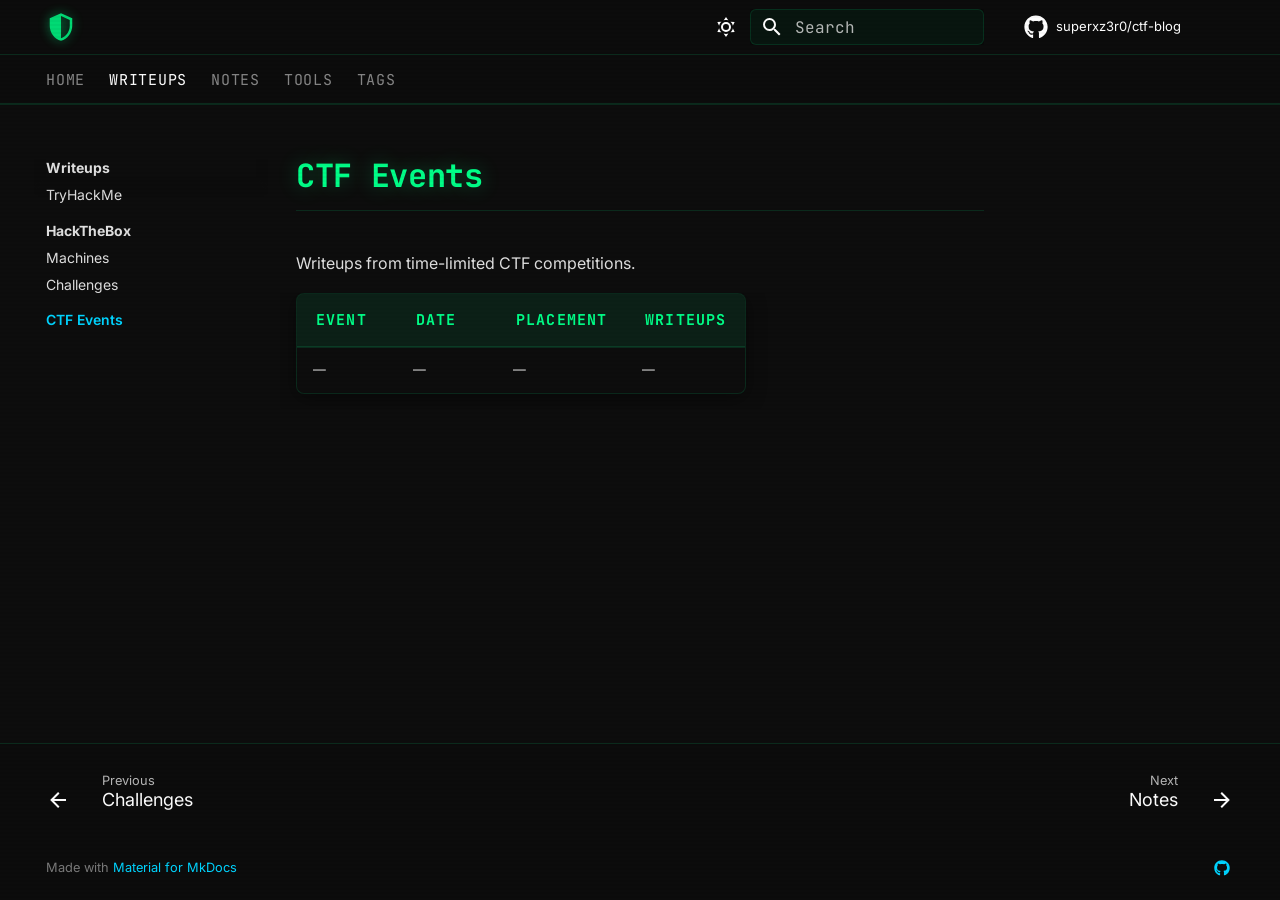
<file: ctf-events/index.html>
<!doctype html>
<html lang="en" class="no-js">
  <head>
    
      <meta charset="utf-8">
      <meta name="viewport" content="width=device-width,initial-scale=1">
      
        <meta name="description" content="CTF writeups, notes, and hacking methodology">
      
      
        <meta name="author" content="0xffsm">
      
      
        <link rel="canonical" href="https://superxz3r0.github.io/ctf-blog/ctf-events/">
      
      
        <link rel="prev" href="../hackthebox/challenges/">
      
      
        <link rel="next" href="../notes/">
      
      
        
      
      
      <link rel="icon" href="../assets/images/favicon.png">
      <meta name="generator" content="mkdocs-1.6.1, mkdocs-material-9.7.6">
    
    
      
        <title>CTF Events - 0xffsm</title>
      
    
    
      <link rel="stylesheet" href="../assets/stylesheets/main.484c7ddc.min.css">
      
        
        <link rel="stylesheet" href="../assets/stylesheets/palette.ab4e12ef.min.css">
      
      


  
  
    
      
      
        
      
      
    
  
    
      
      
        
      
      
    
  
    
      
      
        
      
      
    
  
    
      
      
        
      
      
    
  
    
      
      
        
      
      
    
  
    
      
      
        
      
      
    
  
    
      
      
        
      
      
    
  
    
      
      
        
      
      
    
  
    
      
      
        
      
      
    
  
    
      
      
        
      
      
    
  
  
  <style>:root{.md-tag.md-tag--web{--md-tag-icon:url('data:image/svg+xml;charset=utf-8,%3Csvg%20xmlns%3D%22http%3A//www.w3.org/2000/svg%22%20viewBox%3D%220%200%2024%2024%22%3E%3Cpath%20d%3D%22M16.36%2014c.08-.66.14-1.32.14-2s-.06-1.34-.14-2h3.38c.16.64.26%201.31.26%202s-.1%201.36-.26%202m-5.15%205.56c.6-1.11%201.06-2.31%201.38-3.56h2.95a8.03%208.03%200%200%201-4.33%203.56M14.34%2014H9.66c-.1-.66-.16-1.32-.16-2s.06-1.35.16-2h4.68c.09.65.16%201.32.16%202s-.07%201.34-.16%202M12%2019.96c-.83-1.2-1.5-2.53-1.91-3.96h3.82c-.41%201.43-1.08%202.76-1.91%203.96M8%208H5.08A7.92%207.92%200%200%201%209.4%204.44C8.8%205.55%208.35%206.75%208%208m-2.92%208H8c.35%201.25.8%202.45%201.4%203.56A8%208%200%200%201%205.08%2016m-.82-2C4.1%2013.36%204%2012.69%204%2012s.1-1.36.26-2h3.38c-.08.66-.14%201.32-.14%202s.06%201.34.14%202M12%204.03c.83%201.2%201.5%202.54%201.91%203.97h-3.82c.41-1.43%201.08-2.77%201.91-3.97M18.92%208h-2.95a15.7%2015.7%200%200%200-1.38-3.56c1.84.63%203.37%201.9%204.33%203.56M12%202C6.47%202%202%206.5%202%2012a10%2010%200%200%200%2010%2010%2010%2010%200%200%200%2010-10A10%2010%200%200%200%2012%202%22/%3E%3C/svg%3E');}.md-tag.md-tag--pwn{--md-tag-icon:url('data:image/svg+xml;charset=utf-8,%3Csvg%20xmlns%3D%22http%3A//www.w3.org/2000/svg%22%20viewBox%3D%220%200%2024%2024%22%3E%3Cpath%20d%3D%22M17%2017H7V7h10m4%204V9h-2V7a2%202%200%200%200-2-2h-2V3h-2v2h-2V3H9v2H7c-1.11%200-2%20.89-2%202v2H3v2h2v2H3v2h2v2a2%202%200%200%200%202%202h2v2h2v-2h2v2h2v-2h2a2%202%200%200%200%202-2v-2h2v-2h-2v-2m-6%202h-2v-2h2m2-2H9v6h6z%22/%3E%3C/svg%3E');}.md-tag.md-tag--crypto{--md-tag-icon:url('data:image/svg+xml;charset=utf-8,%3Csvg%20xmlns%3D%22http%3A//www.w3.org/2000/svg%22%20viewBox%3D%220%200%2024%2024%22%3E%3Cpath%20d%3D%22M7%2014c-1.1%200-2-.9-2-2s.9-2%202-2%202%20.9%202%202-.9%202-2%202m5.6-4c-.8-2.3-3-4-5.6-4-3.3%200-6%202.7-6%206s2.7%206%206%206c2.6%200%204.8-1.7%205.6-4H16v4h4v-4h3v-4z%22/%3E%3C/svg%3E');}.md-tag.md-tag--forensics{--md-tag-icon:url('data:image/svg+xml;charset=utf-8,%3Csvg%20xmlns%3D%22http%3A//www.w3.org/2000/svg%22%20viewBox%3D%220%200%2024%2024%22%3E%3Cpath%20d%3D%22M9.5%203A6.5%206.5%200%200%201%2016%209.5c0%201.61-.59%203.09-1.56%204.23l.27.27h.79l5%205-1.5%201.5-5-5v-.79l-.27-.27A6.52%206.52%200%200%201%209.5%2016%206.5%206.5%200%200%201%203%209.5%206.5%206.5%200%200%201%209.5%203m0%202C7%205%205%207%205%209.5S7%2014%209.5%2014%2014%2012%2014%209.5%2012%205%209.5%205%22/%3E%3C/svg%3E');}.md-tag.md-tag--rev{--md-tag-icon:url('data:image/svg+xml;charset=utf-8,%3Csvg%20xmlns%3D%22http%3A//www.w3.org/2000/svg%22%20viewBox%3D%220%200%2024%2024%22%3E%3Cpath%20d%3D%22M20.5%2011H19V7a2%202%200%200%200-2-2h-4V3.5A2.5%202.5%200%200%200%2010.5%201%202.5%202.5%200%200%200%208%203.5V5H4a2%202%200%200%200-2%202v3.8h1.5c1.5%200%202.7%201.2%202.7%202.7S5%2016.2%203.5%2016.2H2V20a2%202%200%200%200%202%202h3.8v-1.5c0-1.5%201.2-2.7%202.7-2.7s2.7%201.2%202.7%202.7V22H17a2%202%200%200%200%202-2v-4h1.5a2.5%202.5%200%200%200%202.5-2.5%202.5%202.5%200%200%200-2.5-2.5%22/%3E%3C/svg%3E');}.md-tag.md-tag--linux{--md-tag-icon:url('data:image/svg+xml;charset=utf-8,%3Csvg%20xmlns%3D%22http%3A//www.w3.org/2000/svg%22%20viewBox%3D%220%200%2024%2024%22%3E%3Cpath%20d%3D%22M14.62%208.35c-.42.28-1.75%201.04-1.95%201.19-.39.31-.75.29-1.14-.01-.2-.16-1.53-.92-1.95-1.19-.48-.31-.45-.7.08-.92%201.64-.69%203.28-.64%204.91.03.49.21.51.6.05.9m7.22%207.28c-.93-2.09-2.2-3.99-3.84-5.66a4.3%204.3%200%200%201-1.06-1.88c-.1-.33-.17-.67-.24-1.01-.2-.88-.29-1.78-.7-2.61-.73-1.58-2-2.4-3.84-2.47-1.81.05-3.16.81-3.95%202.4-.21.43-.36.88-.46%201.34-.17.76-.32%201.55-.5%202.32-.15.65-.45%201.21-.96%201.71-1.61%201.57-2.9%203.37-3.88%205.35-.14.29-.28.58-.37.88-.19.66.29%201.12.99.96.44-.09.88-.18%201.3-.31.41-.15.57-.05.67.35.65%202.15%202.07%203.66%204.24%204.5%204.12%201.56%208.93-.66%209.97-4.58.07-.27.17-.37.47-.27.46.14.93.24%201.4.35.49.09.85-.16.92-.64.03-.26-.06-.49-.16-.73%22/%3E%3C/svg%3E');}.md-tag.md-tag--windows{--md-tag-icon:url('data:image/svg+xml;charset=utf-8,%3Csvg%20xmlns%3D%22http%3A//www.w3.org/2000/svg%22%20viewBox%3D%220%200%2024%2024%22%3E%3Cpath%20d%3D%22M3%2012V6.75l6-1.32v6.48zm17-9v8.75l-10%20.15V5.21zM3%2013l6%20.09v6.81l-6-1.15zm17%20.25V22l-10-1.91V13.1z%22/%3E%3C/svg%3E');}.md-tag.md-tag--easy{--md-tag-icon:url('data:image/svg+xml;charset=utf-8,%3Csvg%20xmlns%3D%22http%3A//www.w3.org/2000/svg%22%20viewBox%3D%220%200%2024%2024%22%3E%3Cpath%20d%3D%22M19.5%205.5v13h-2v-13zm-7%205v8h-2v-8zM21%204h-5v16h5zm-7%205H9v11h5zm-7%205H2v6h5z%22/%3E%3C/svg%3E');}.md-tag.md-tag--medium{--md-tag-icon:url('data:image/svg+xml;charset=utf-8,%3Csvg%20xmlns%3D%22http%3A//www.w3.org/2000/svg%22%20viewBox%3D%220%200%2024%2024%22%3E%3Cpath%20d%3D%22M19.5%205.5v13h-2v-13zM21%204h-5v16h5zm-7%205H9v11h5zm-7%205H2v6h5z%22/%3E%3C/svg%3E');}.md-tag.md-tag--hard{--md-tag-icon:url('data:image/svg+xml;charset=utf-8,%3Csvg%20xmlns%3D%22http%3A//www.w3.org/2000/svg%22%20viewBox%3D%220%200%2024%2024%22%3E%3Cpath%20d%3D%22M21%204h-5v16h5zm-7%205H9v11h5zm-7%205H2v6h5z%22/%3E%3C/svg%3E');}}</style>

    
    
      
    
    
      
        
        
        <link rel="preconnect" href="https://fonts.gstatic.com" crossorigin>
        <link rel="stylesheet" href="https://fonts.googleapis.com/css?family=Inter:300,300i,400,400i,700,700i%7CJetBrains+Mono:400,400i,700,700i&display=fallback">
        <style>:root{--md-text-font:"Inter";--md-code-font:"JetBrains Mono"}</style>
      
    
    
      <link rel="stylesheet" href="../stylesheets/extra.css">
    
    <script>__md_scope=new URL("..",location),__md_hash=e=>[...e].reduce(((e,_)=>(e<<5)-e+_.charCodeAt(0)),0),__md_get=(e,_=localStorage,t=__md_scope)=>JSON.parse(_.getItem(t.pathname+"."+e)),__md_set=(e,_,t=localStorage,a=__md_scope)=>{try{t.setItem(a.pathname+"."+e,JSON.stringify(_))}catch(e){}}</script>
    
      

    
    
  </head>
  
  
    
    
      
    
    
    
    
    <body dir="ltr" data-md-color-scheme="slate" data-md-color-primary="black" data-md-color-accent="teal">
  
    
    <input class="md-toggle" data-md-toggle="drawer" type="checkbox" id="__drawer" autocomplete="off">
    <input class="md-toggle" data-md-toggle="search" type="checkbox" id="__search" autocomplete="off">
    <label class="md-overlay" for="__drawer"></label>
    <div data-md-component="skip">
      
        
        <a href="#ctf-events" class="md-skip">
          Skip to content
        </a>
      
    </div>
    <div data-md-component="announce">
      
    </div>
    
    
      

  

<header class="md-header md-header--shadow md-header--lifted" data-md-component="header">
  <nav class="md-header__inner md-grid" aria-label="Header">
    <a href=".." title="0xffsm" class="md-header__button md-logo" aria-label="0xffsm" data-md-component="logo">
      
  
  <svg xmlns="http://www.w3.org/2000/svg" viewBox="0 0 24 24"><path d="M21 11c0 5.55-3.84 10.74-9 12-5.16-1.26-9-6.45-9-12V5l9-4 9 4zm-9 10c3.75-1 7-5.46 7-9.78V6.3l-7-3.12z"/></svg>

    </a>
    <label class="md-header__button md-icon" for="__drawer">
      
      <svg xmlns="http://www.w3.org/2000/svg" viewBox="0 0 24 24"><path d="M3 6h18v2H3zm0 5h18v2H3zm0 5h18v2H3z"/></svg>
    </label>
    <div class="md-header__title" data-md-component="header-title">
      <div class="md-header__ellipsis">
        <div class="md-header__topic">
          <span class="md-ellipsis">
            0xffsm
          </span>
        </div>
        <div class="md-header__topic" data-md-component="header-topic">
          <span class="md-ellipsis">
            
              CTF Events
            
          </span>
        </div>
      </div>
    </div>
    
      
        <form class="md-header__option" data-md-component="palette">
  
    
    
    
    <input class="md-option" data-md-color-media="" data-md-color-scheme="slate" data-md-color-primary="black" data-md-color-accent="teal"  aria-label="Light mode"  type="radio" name="__palette" id="__palette_0">
    
      <label class="md-header__button md-icon" title="Light mode" for="__palette_1" hidden>
        <svg xmlns="http://www.w3.org/2000/svg" viewBox="0 0 24 24"><path d="M12 7a5 5 0 0 1 5 5 5 5 0 0 1-5 5 5 5 0 0 1-5-5 5 5 0 0 1 5-5m0 2a3 3 0 0 0-3 3 3 3 0 0 0 3 3 3 3 0 0 0 3-3 3 3 0 0 0-3-3m0-7 2.39 3.42C13.65 5.15 12.84 5 12 5s-1.65.15-2.39.42zM3.34 7l4.16-.35A7.2 7.2 0 0 0 5.94 8.5c-.44.74-.69 1.5-.83 2.29zm.02 10 1.76-3.77a7.131 7.131 0 0 0 2.38 4.14zM20.65 7l-1.77 3.79a7.02 7.02 0 0 0-2.38-4.15zm-.01 10-4.14.36c.59-.51 1.12-1.14 1.54-1.86.42-.73.69-1.5.83-2.29zM12 22l-2.41-3.44c.74.27 1.55.44 2.41.44.82 0 1.63-.17 2.37-.44z"/></svg>
      </label>
    
  
    
    
    
    <input class="md-option" data-md-color-media="" data-md-color-scheme="default" data-md-color-primary="black" data-md-color-accent="teal"  aria-label="Dark mode"  type="radio" name="__palette" id="__palette_1">
    
      <label class="md-header__button md-icon" title="Dark mode" for="__palette_0" hidden>
        <svg xmlns="http://www.w3.org/2000/svg" viewBox="0 0 24 24"><path d="m17.75 4.09-2.53 1.94.91 3.06-2.63-1.81-2.63 1.81.91-3.06-2.53-1.94L12.44 4l1.06-3 1.06 3zm3.5 6.91-1.64 1.25.59 1.98-1.7-1.17-1.7 1.17.59-1.98L15.75 11l2.06-.05L18.5 9l.69 1.95zm-2.28 4.95c.83-.08 1.72 1.1 1.19 1.85-.32.45-.66.87-1.08 1.27C15.17 23 8.84 23 4.94 19.07c-3.91-3.9-3.91-10.24 0-14.14.4-.4.82-.76 1.27-1.08.75-.53 1.93.36 1.85 1.19-.27 2.86.69 5.83 2.89 8.02a9.96 9.96 0 0 0 8.02 2.89m-1.64 2.02a12.08 12.08 0 0 1-7.8-3.47c-2.17-2.19-3.33-5-3.49-7.82-2.81 3.14-2.7 7.96.31 10.98 3.02 3.01 7.84 3.12 10.98.31"/></svg>
      </label>
    
  
</form>
      
    
    
      <script>var palette=__md_get("__palette");if(palette&&palette.color){if("(prefers-color-scheme)"===palette.color.media){var media=matchMedia("(prefers-color-scheme: light)"),input=document.querySelector(media.matches?"[data-md-color-media='(prefers-color-scheme: light)']":"[data-md-color-media='(prefers-color-scheme: dark)']");palette.color.media=input.getAttribute("data-md-color-media"),palette.color.scheme=input.getAttribute("data-md-color-scheme"),palette.color.primary=input.getAttribute("data-md-color-primary"),palette.color.accent=input.getAttribute("data-md-color-accent")}for(var[key,value]of Object.entries(palette.color))document.body.setAttribute("data-md-color-"+key,value)}</script>
    
    
    
      
      
        <label class="md-header__button md-icon" for="__search">
          
          <svg xmlns="http://www.w3.org/2000/svg" viewBox="0 0 24 24"><path d="M9.5 3A6.5 6.5 0 0 1 16 9.5c0 1.61-.59 3.09-1.56 4.23l.27.27h.79l5 5-1.5 1.5-5-5v-.79l-.27-.27A6.52 6.52 0 0 1 9.5 16 6.5 6.5 0 0 1 3 9.5 6.5 6.5 0 0 1 9.5 3m0 2C7 5 5 7 5 9.5S7 14 9.5 14 14 12 14 9.5 12 5 9.5 5"/></svg>
        </label>
        <div class="md-search" data-md-component="search" role="dialog">
  <label class="md-search__overlay" for="__search"></label>
  <div class="md-search__inner" role="search">
    <form class="md-search__form" name="search">
      <input type="text" class="md-search__input" name="query" aria-label="Search" placeholder="Search" autocapitalize="off" autocorrect="off" autocomplete="off" spellcheck="false" data-md-component="search-query" required>
      <label class="md-search__icon md-icon" for="__search">
        
        <svg xmlns="http://www.w3.org/2000/svg" viewBox="0 0 24 24"><path d="M9.5 3A6.5 6.5 0 0 1 16 9.5c0 1.61-.59 3.09-1.56 4.23l.27.27h.79l5 5-1.5 1.5-5-5v-.79l-.27-.27A6.52 6.52 0 0 1 9.5 16 6.5 6.5 0 0 1 3 9.5 6.5 6.5 0 0 1 9.5 3m0 2C7 5 5 7 5 9.5S7 14 9.5 14 14 12 14 9.5 12 5 9.5 5"/></svg>
        
        <svg xmlns="http://www.w3.org/2000/svg" viewBox="0 0 24 24"><path d="M20 11v2H8l5.5 5.5-1.42 1.42L4.16 12l7.92-7.92L13.5 5.5 8 11z"/></svg>
      </label>
      <nav class="md-search__options" aria-label="Search">
        
          <a href="javascript:void(0)" class="md-search__icon md-icon" title="Share" aria-label="Share" data-clipboard data-clipboard-text="" data-md-component="search-share" tabindex="-1">
            
            <svg xmlns="http://www.w3.org/2000/svg" viewBox="0 0 24 24"><path d="M18 16.08c-.76 0-1.44.3-1.96.77L8.91 12.7c.05-.23.09-.46.09-.7s-.04-.47-.09-.7l7.05-4.11c.54.5 1.25.81 2.04.81a3 3 0 0 0 3-3 3 3 0 0 0-3-3 3 3 0 0 0-3 3c0 .24.04.47.09.7L8.04 9.81C7.5 9.31 6.79 9 6 9a3 3 0 0 0-3 3 3 3 0 0 0 3 3c.79 0 1.5-.31 2.04-.81l7.12 4.15c-.05.21-.08.43-.08.66 0 1.61 1.31 2.91 2.92 2.91s2.92-1.3 2.92-2.91A2.92 2.92 0 0 0 18 16.08"/></svg>
          </a>
        
        <button type="reset" class="md-search__icon md-icon" title="Clear" aria-label="Clear" tabindex="-1">
          
          <svg xmlns="http://www.w3.org/2000/svg" viewBox="0 0 24 24"><path d="M19 6.41 17.59 5 12 10.59 6.41 5 5 6.41 10.59 12 5 17.59 6.41 19 12 13.41 17.59 19 19 17.59 13.41 12z"/></svg>
        </button>
      </nav>
      
        <div class="md-search__suggest" data-md-component="search-suggest"></div>
      
    </form>
    <div class="md-search__output">
      <div class="md-search__scrollwrap" tabindex="0" data-md-scrollfix>
        <div class="md-search-result" data-md-component="search-result">
          <div class="md-search-result__meta">
            Initializing search
          </div>
          <ol class="md-search-result__list" role="presentation"></ol>
        </div>
      </div>
    </div>
  </div>
</div>
      
    
    
      <div class="md-header__source">
        <a href="https://github.com/superxz3r0/ctf-blog" title="Go to repository" class="md-source" data-md-component="source">
  <div class="md-source__icon md-icon">
    
    <svg xmlns="http://www.w3.org/2000/svg" viewBox="0 0 512 512"><!--! Font Awesome Free 7.1.0 by @fontawesome - https://fontawesome.com License - https://fontawesome.com/license/free (Icons: CC BY 4.0, Fonts: SIL OFL 1.1, Code: MIT License) Copyright 2025 Fonticons, Inc.--><path d="M173.9 397.4c0 2-2.3 3.6-5.2 3.6-3.3.3-5.6-1.3-5.6-3.6 0-2 2.3-3.6 5.2-3.6 3-.3 5.6 1.3 5.6 3.6m-31.1-4.5c-.7 2 1.3 4.3 4.3 4.9 2.6 1 5.6 0 6.2-2s-1.3-4.3-4.3-5.2c-2.6-.7-5.5.3-6.2 2.3m44.2-1.7c-2.9.7-4.9 2.6-4.6 4.9.3 2 2.9 3.3 5.9 2.6 2.9-.7 4.9-2.6 4.6-4.6-.3-1.9-3-3.2-5.9-2.9M252.8 8C114.1 8 8 113.3 8 252c0 110.9 69.8 205.8 169.5 239.2 12.8 2.3 17.3-5.6 17.3-12.1 0-6.2-.3-40.4-.3-61.4 0 0-70 15-84.7-29.8 0 0-11.4-29.1-27.8-36.6 0 0-22.9-15.7 1.6-15.4 0 0 24.9 2 38.6 25.8 21.9 38.6 58.6 27.5 72.9 20.9 2.3-16 8.8-27.1 16-33.7-55.9-6.2-112.3-14.3-112.3-110.5 0-27.5 7.6-41.3 23.6-58.9-2.6-6.5-11.1-33.3 2.6-67.9 20.9-6.5 69 27 69 27 20-5.6 41.5-8.5 62.8-8.5s42.8 2.9 62.8 8.5c0 0 48.1-33.6 69-27 13.7 34.7 5.2 61.4 2.6 67.9 16 17.7 25.8 31.5 25.8 58.9 0 96.5-58.9 104.2-114.8 110.5 9.2 7.9 17 22.9 17 46.4 0 33.7-.3 75.4-.3 83.6 0 6.5 4.6 14.4 17.3 12.1C436.2 457.8 504 362.9 504 252 504 113.3 391.5 8 252.8 8M105.2 352.9c-1.3 1-1 3.3.7 5.2 1.6 1.6 3.9 2.3 5.2 1 1.3-1 1-3.3-.7-5.2-1.6-1.6-3.9-2.3-5.2-1m-10.8-8.1c-.7 1.3.3 2.9 2.3 3.9 1.6 1 3.6.7 4.3-.7.7-1.3-.3-2.9-2.3-3.9-2-.6-3.6-.3-4.3.7m32.4 35.6c-1.6 1.3-1 4.3 1.3 6.2 2.3 2.3 5.2 2.6 6.5 1 1.3-1.3.7-4.3-1.3-6.2-2.2-2.3-5.2-2.6-6.5-1m-11.4-14.7c-1.6 1-1.6 3.6 0 5.9s4.3 3.3 5.6 2.3c1.6-1.3 1.6-3.9 0-6.2-1.4-2.3-4-3.3-5.6-2"/></svg>
  </div>
  <div class="md-source__repository">
    superxz3r0/ctf-blog
  </div>
</a>
      </div>
    
  </nav>
  
    
      
<nav class="md-tabs" aria-label="Tabs" data-md-component="tabs">
  <div class="md-grid">
    <ul class="md-tabs__list">
      
        
  
  
  
  
    <li class="md-tabs__item">
      <a href=".." class="md-tabs__link">
        
  
  
    
  
  Home

      </a>
    </li>
  

      
        
  
  
  
    
  
  
    
    
      <li class="md-tabs__item md-tabs__item--active">
        <a href="../writeups/" class="md-tabs__link">
          
  
  
    
  
  Writeups

        </a>
      </li>
    
  

      
        
  
  
  
  
    
    
      <li class="md-tabs__item">
        <a href="../notes/" class="md-tabs__link">
          
  
  
    
  
  Notes

        </a>
      </li>
    
  

      
        
  
  
  
  
    <li class="md-tabs__item">
      <a href="../tools/" class="md-tabs__link">
        
  
  
    
  
  Tools

      </a>
    </li>
  

      
        
  
  
  
  
    <li class="md-tabs__item">
      <a href="../tags/" class="md-tabs__link">
        
  
  
    
  
  Tags

      </a>
    </li>
  

      
    </ul>
  </div>
</nav>
    
  
</header>
    
    <div class="md-container" data-md-component="container">
      
      
        
      
      <main class="md-main" data-md-component="main">
        <div class="md-main__inner md-grid">
          
            
              
              <div class="md-sidebar md-sidebar--primary" data-md-component="sidebar" data-md-type="navigation" >
                <div class="md-sidebar__scrollwrap">
                  <div class="md-sidebar__inner">
                    


  


<nav class="md-nav md-nav--primary md-nav--lifted" aria-label="Navigation" data-md-level="0">
  <label class="md-nav__title" for="__drawer">
    <a href=".." title="0xffsm" class="md-nav__button md-logo" aria-label="0xffsm" data-md-component="logo">
      
  
  <svg xmlns="http://www.w3.org/2000/svg" viewBox="0 0 24 24"><path d="M21 11c0 5.55-3.84 10.74-9 12-5.16-1.26-9-6.45-9-12V5l9-4 9 4zm-9 10c3.75-1 7-5.46 7-9.78V6.3l-7-3.12z"/></svg>

    </a>
    0xffsm
  </label>
  
    <div class="md-nav__source">
      <a href="https://github.com/superxz3r0/ctf-blog" title="Go to repository" class="md-source" data-md-component="source">
  <div class="md-source__icon md-icon">
    
    <svg xmlns="http://www.w3.org/2000/svg" viewBox="0 0 512 512"><!--! Font Awesome Free 7.1.0 by @fontawesome - https://fontawesome.com License - https://fontawesome.com/license/free (Icons: CC BY 4.0, Fonts: SIL OFL 1.1, Code: MIT License) Copyright 2025 Fonticons, Inc.--><path d="M173.9 397.4c0 2-2.3 3.6-5.2 3.6-3.3.3-5.6-1.3-5.6-3.6 0-2 2.3-3.6 5.2-3.6 3-.3 5.6 1.3 5.6 3.6m-31.1-4.5c-.7 2 1.3 4.3 4.3 4.9 2.6 1 5.6 0 6.2-2s-1.3-4.3-4.3-5.2c-2.6-.7-5.5.3-6.2 2.3m44.2-1.7c-2.9.7-4.9 2.6-4.6 4.9.3 2 2.9 3.3 5.9 2.6 2.9-.7 4.9-2.6 4.6-4.6-.3-1.9-3-3.2-5.9-2.9M252.8 8C114.1 8 8 113.3 8 252c0 110.9 69.8 205.8 169.5 239.2 12.8 2.3 17.3-5.6 17.3-12.1 0-6.2-.3-40.4-.3-61.4 0 0-70 15-84.7-29.8 0 0-11.4-29.1-27.8-36.6 0 0-22.9-15.7 1.6-15.4 0 0 24.9 2 38.6 25.8 21.9 38.6 58.6 27.5 72.9 20.9 2.3-16 8.8-27.1 16-33.7-55.9-6.2-112.3-14.3-112.3-110.5 0-27.5 7.6-41.3 23.6-58.9-2.6-6.5-11.1-33.3 2.6-67.9 20.9-6.5 69 27 69 27 20-5.6 41.5-8.5 62.8-8.5s42.8 2.9 62.8 8.5c0 0 48.1-33.6 69-27 13.7 34.7 5.2 61.4 2.6 67.9 16 17.7 25.8 31.5 25.8 58.9 0 96.5-58.9 104.2-114.8 110.5 9.2 7.9 17 22.9 17 46.4 0 33.7-.3 75.4-.3 83.6 0 6.5 4.6 14.4 17.3 12.1C436.2 457.8 504 362.9 504 252 504 113.3 391.5 8 252.8 8M105.2 352.9c-1.3 1-1 3.3.7 5.2 1.6 1.6 3.9 2.3 5.2 1 1.3-1 1-3.3-.7-5.2-1.6-1.6-3.9-2.3-5.2-1m-10.8-8.1c-.7 1.3.3 2.9 2.3 3.9 1.6 1 3.6.7 4.3-.7.7-1.3-.3-2.9-2.3-3.9-2-.6-3.6-.3-4.3.7m32.4 35.6c-1.6 1.3-1 4.3 1.3 6.2 2.3 2.3 5.2 2.6 6.5 1 1.3-1.3.7-4.3-1.3-6.2-2.2-2.3-5.2-2.6-6.5-1m-11.4-14.7c-1.6 1-1.6 3.6 0 5.9s4.3 3.3 5.6 2.3c1.6-1.3 1.6-3.9 0-6.2-1.4-2.3-4-3.3-5.6-2"/></svg>
  </div>
  <div class="md-source__repository">
    superxz3r0/ctf-blog
  </div>
</a>
    </div>
  
  <ul class="md-nav__list" data-md-scrollfix>
    
      
      
  
  
  
  
    <li class="md-nav__item">
      <a href=".." class="md-nav__link">
        
  
  
  <span class="md-ellipsis">
    
  
    Home
  

    
  </span>
  
  

      </a>
    </li>
  

    
      
      
  
  
    
  
  
  
    
    
      
        
          
        
      
        
      
        
      
        
      
    
    
    
      
        
        
      
      
        
      
    
    
    <li class="md-nav__item md-nav__item--active md-nav__item--section md-nav__item--nested">
      
        
        
        <input class="md-nav__toggle md-toggle " type="checkbox" id="__nav_2" checked>
        
          
          <div class="md-nav__link md-nav__container">
            <a href="../writeups/" class="md-nav__link ">
              
  
  
  <span class="md-ellipsis">
    
  
    Writeups
  

    
  </span>
  
  

            </a>
            
              
              <label class="md-nav__link " for="__nav_2" id="__nav_2_label" tabindex="">
                <span class="md-nav__icon md-icon"></span>
              </label>
            
          </div>
        
        <nav class="md-nav" data-md-level="1" aria-labelledby="__nav_2_label" aria-expanded="true">
          <label class="md-nav__title" for="__nav_2">
            <span class="md-nav__icon md-icon"></span>
            
  
    Writeups
  

          </label>
          <ul class="md-nav__list" data-md-scrollfix>
            
              
            
              
                
  
  
  
  
    <li class="md-nav__item">
      <a href="../tryhackme/" class="md-nav__link">
        
  
  
  <span class="md-ellipsis">
    
  
    TryHackMe
  

    
  </span>
  
  

      </a>
    </li>
  

              
            
              
                
  
  
  
  
    
    
      
        
          
        
      
        
      
        
      
    
    
    
      
      
        
          
          
        
      
    
    
    <li class="md-nav__item md-nav__item--section md-nav__item--nested">
      
        
        
          
        
        <input class="md-nav__toggle md-toggle md-toggle--indeterminate" type="checkbox" id="__nav_2_3" >
        
          
          <div class="md-nav__link md-nav__container">
            <a href="../hackthebox/" class="md-nav__link ">
              
  
  
  <span class="md-ellipsis">
    
  
    HackTheBox
  

    
  </span>
  
  

            </a>
            
              
              <label class="md-nav__link " for="__nav_2_3" id="__nav_2_3_label" tabindex="">
                <span class="md-nav__icon md-icon"></span>
              </label>
            
          </div>
        
        <nav class="md-nav" data-md-level="2" aria-labelledby="__nav_2_3_label" aria-expanded="false">
          <label class="md-nav__title" for="__nav_2_3">
            <span class="md-nav__icon md-icon"></span>
            
  
    HackTheBox
  

          </label>
          <ul class="md-nav__list" data-md-scrollfix>
            
              
            
              
                
  
  
  
  
    <li class="md-nav__item">
      <a href="../hackthebox/machines/" class="md-nav__link">
        
  
  
  <span class="md-ellipsis">
    
  
    Machines
  

    
  </span>
  
  

      </a>
    </li>
  

              
            
              
                
  
  
  
  
    <li class="md-nav__item">
      <a href="../hackthebox/challenges/" class="md-nav__link">
        
  
  
  <span class="md-ellipsis">
    
  
    Challenges
  

    
  </span>
  
  

      </a>
    </li>
  

              
            
          </ul>
        </nav>
      
    </li>
  

              
            
              
                
  
  
    
  
  
  
    <li class="md-nav__item md-nav__item--active">
      
      <input class="md-nav__toggle md-toggle" type="checkbox" id="__toc">
      
      
        
      
      
      <a href="./" class="md-nav__link md-nav__link--active">
        
  
  
  <span class="md-ellipsis">
    
  
    CTF Events
  

    
  </span>
  
  

      </a>
      
    </li>
  

              
            
          </ul>
        </nav>
      
    </li>
  

    
      
      
  
  
  
  
    
    
      
        
          
        
      
        
      
        
      
    
    
    
      
      
        
      
    
    
    <li class="md-nav__item md-nav__item--nested">
      
        
        
          
        
        <input class="md-nav__toggle md-toggle md-toggle--indeterminate" type="checkbox" id="__nav_3" >
        
          
          <div class="md-nav__link md-nav__container">
            <a href="../notes/" class="md-nav__link ">
              
  
  
  <span class="md-ellipsis">
    
  
    Notes
  

    
  </span>
  
  

            </a>
            
              
              <label class="md-nav__link " for="__nav_3" id="__nav_3_label" tabindex="0">
                <span class="md-nav__icon md-icon"></span>
              </label>
            
          </div>
        
        <nav class="md-nav" data-md-level="1" aria-labelledby="__nav_3_label" aria-expanded="false">
          <label class="md-nav__title" for="__nav_3">
            <span class="md-nav__icon md-icon"></span>
            
  
    Notes
  

          </label>
          <ul class="md-nav__list" data-md-scrollfix>
            
              
            
              
                
  
  
  
  
    <li class="md-nav__item">
      <a href="../notes/cheatsheets/" class="md-nav__link">
        
  
  
  <span class="md-ellipsis">
    
  
    Cheatsheets
  

    
  </span>
  
  

      </a>
    </li>
  

              
            
              
                
  
  
  
  
    <li class="md-nav__item">
      <a href="../notes/methodology/" class="md-nav__link">
        
  
  
  <span class="md-ellipsis">
    
  
    Methodology
  

    
  </span>
  
  

      </a>
    </li>
  

              
            
          </ul>
        </nav>
      
    </li>
  

    
      
      
  
  
  
  
    <li class="md-nav__item">
      <a href="../tools/" class="md-nav__link">
        
  
  
  <span class="md-ellipsis">
    
  
    Tools
  

    
  </span>
  
  

      </a>
    </li>
  

    
      
      
  
  
  
  
    <li class="md-nav__item">
      <a href="../tags/" class="md-nav__link">
        
  
  
  <span class="md-ellipsis">
    
  
    Tags
  

    
  </span>
  
  

      </a>
    </li>
  

    
  </ul>
</nav>
                  </div>
                </div>
              </div>
            
            
              
              <div class="md-sidebar md-sidebar--secondary" data-md-component="sidebar" data-md-type="toc" >
                <div class="md-sidebar__scrollwrap">
                  <div class="md-sidebar__inner">
                    

  

<nav class="md-nav md-nav--secondary" aria-label="On this page">
  
  
  
    
  
  
</nav>
                  </div>
                </div>
              </div>
            
          
          
            <div class="md-content" data-md-component="content">
              
              <article class="md-content__inner md-typeset">
                
                  


  
  


<h1 id="ctf-events">CTF Events<a class="headerlink" href="#ctf-events" title="Permanent link">&para;</a></h1>
<p>Writeups from time-limited CTF competitions.</p>
<table>
<thead>
<tr>
<th>Event</th>
<th>Date</th>
<th>Placement</th>
<th>Writeups</th>
</tr>
</thead>
<tbody>
<tr>
<td>—</td>
<td>—</td>
<td>—</td>
<td>—</td>
</tr>
</tbody>
</table>












                
              </article>
            </div>
          
          
<script>var target=document.getElementById(location.hash.slice(1));target&&target.name&&(target.checked=target.name.startsWith("__tabbed_"))</script>
        </div>
        
          <button type="button" class="md-top md-icon" data-md-component="top" hidden>
  
  <svg xmlns="http://www.w3.org/2000/svg" viewBox="0 0 24 24"><path d="M13 20h-2V8l-5.5 5.5-1.42-1.42L12 4.16l7.92 7.92-1.42 1.42L13 8z"/></svg>
  Back to top
</button>
        
      </main>
      
        <footer class="md-footer">
  
    
      
      <nav class="md-footer__inner md-grid" aria-label="Footer" >
        
          
          <a href="../hackthebox/challenges/" class="md-footer__link md-footer__link--prev" aria-label="Previous: Challenges">
            <div class="md-footer__button md-icon">
              
              <svg xmlns="http://www.w3.org/2000/svg" viewBox="0 0 24 24"><path d="M20 11v2H8l5.5 5.5-1.42 1.42L4.16 12l7.92-7.92L13.5 5.5 8 11z"/></svg>
            </div>
            <div class="md-footer__title">
              <span class="md-footer__direction">
                Previous
              </span>
              <div class="md-ellipsis">
                Challenges
              </div>
            </div>
          </a>
        
        
          
          <a href="../notes/" class="md-footer__link md-footer__link--next" aria-label="Next: Notes">
            <div class="md-footer__title">
              <span class="md-footer__direction">
                Next
              </span>
              <div class="md-ellipsis">
                Notes
              </div>
            </div>
            <div class="md-footer__button md-icon">
              
              <svg xmlns="http://www.w3.org/2000/svg" viewBox="0 0 24 24"><path d="M4 11v2h12l-5.5 5.5 1.42 1.42L19.84 12l-7.92-7.92L10.5 5.5 16 11z"/></svg>
            </div>
          </a>
        
      </nav>
    
  
  <div class="md-footer-meta md-typeset">
    <div class="md-footer-meta__inner md-grid">
      <div class="md-copyright">
  
  
    Made with
    <a href="https://squidfunk.github.io/mkdocs-material/" target="_blank" rel="noopener">
      Material for MkDocs
    </a>
  
</div>
      
        
<div class="md-social">
  
    
    
    
    
    <a href="https://github.com/superxz3r0" target="_blank" rel="noopener" title="GitHub" class="md-social__link">
      <svg xmlns="http://www.w3.org/2000/svg" viewBox="0 0 512 512"><!--! Font Awesome Free 7.1.0 by @fontawesome - https://fontawesome.com License - https://fontawesome.com/license/free (Icons: CC BY 4.0, Fonts: SIL OFL 1.1, Code: MIT License) Copyright 2025 Fonticons, Inc.--><path d="M173.9 397.4c0 2-2.3 3.6-5.2 3.6-3.3.3-5.6-1.3-5.6-3.6 0-2 2.3-3.6 5.2-3.6 3-.3 5.6 1.3 5.6 3.6m-31.1-4.5c-.7 2 1.3 4.3 4.3 4.9 2.6 1 5.6 0 6.2-2s-1.3-4.3-4.3-5.2c-2.6-.7-5.5.3-6.2 2.3m44.2-1.7c-2.9.7-4.9 2.6-4.6 4.9.3 2 2.9 3.3 5.9 2.6 2.9-.7 4.9-2.6 4.6-4.6-.3-1.9-3-3.2-5.9-2.9M252.8 8C114.1 8 8 113.3 8 252c0 110.9 69.8 205.8 169.5 239.2 12.8 2.3 17.3-5.6 17.3-12.1 0-6.2-.3-40.4-.3-61.4 0 0-70 15-84.7-29.8 0 0-11.4-29.1-27.8-36.6 0 0-22.9-15.7 1.6-15.4 0 0 24.9 2 38.6 25.8 21.9 38.6 58.6 27.5 72.9 20.9 2.3-16 8.8-27.1 16-33.7-55.9-6.2-112.3-14.3-112.3-110.5 0-27.5 7.6-41.3 23.6-58.9-2.6-6.5-11.1-33.3 2.6-67.9 20.9-6.5 69 27 69 27 20-5.6 41.5-8.5 62.8-8.5s42.8 2.9 62.8 8.5c0 0 48.1-33.6 69-27 13.7 34.7 5.2 61.4 2.6 67.9 16 17.7 25.8 31.5 25.8 58.9 0 96.5-58.9 104.2-114.8 110.5 9.2 7.9 17 22.9 17 46.4 0 33.7-.3 75.4-.3 83.6 0 6.5 4.6 14.4 17.3 12.1C436.2 457.8 504 362.9 504 252 504 113.3 391.5 8 252.8 8M105.2 352.9c-1.3 1-1 3.3.7 5.2 1.6 1.6 3.9 2.3 5.2 1 1.3-1 1-3.3-.7-5.2-1.6-1.6-3.9-2.3-5.2-1m-10.8-8.1c-.7 1.3.3 2.9 2.3 3.9 1.6 1 3.6.7 4.3-.7.7-1.3-.3-2.9-2.3-3.9-2-.6-3.6-.3-4.3.7m32.4 35.6c-1.6 1.3-1 4.3 1.3 6.2 2.3 2.3 5.2 2.6 6.5 1 1.3-1.3.7-4.3-1.3-6.2-2.2-2.3-5.2-2.6-6.5-1m-11.4-14.7c-1.6 1-1.6 3.6 0 5.9s4.3 3.3 5.6 2.3c1.6-1.3 1.6-3.9 0-6.2-1.4-2.3-4-3.3-5.6-2"/></svg>
    </a>
  
</div>
      
    </div>
  </div>
</footer>
      
    </div>
    <div class="md-dialog" data-md-component="dialog">
      <div class="md-dialog__inner md-typeset"></div>
    </div>
    
    
    
      
      
      <script id="__config" type="application/json">{"annotate": null, "base": "..", "features": ["navigation.tabs", "navigation.tabs.sticky", "navigation.sections", "navigation.expand", "navigation.top", "navigation.indexes", "navigation.footer", "search.highlight", "search.suggest", "search.share", "content.code.copy", "content.code.annotate", "content.tooltips", "toc.follow", "announce.dismiss"], "search": "../assets/javascripts/workers/search.2c215733.min.js", "tags": {"Crypto": "crypto", "Easy": "easy", "Forensics": "forensics", "Hard": "hard", "Linux": "linux", "Medium": "medium", "Pwn": "pwn", "Rev": "rev", "Web": "web", "Windows": "windows"}, "translations": {"clipboard.copied": "Copied to clipboard", "clipboard.copy": "Copy to clipboard", "search.result.more.one": "1 more on this page", "search.result.more.other": "# more on this page", "search.result.none": "No matching documents", "search.result.one": "1 matching document", "search.result.other": "# matching documents", "search.result.placeholder": "Type to start searching", "search.result.term.missing": "Missing", "select.version": "Select version"}, "version": null}</script>
    
    
      <script src="../assets/javascripts/bundle.79ae519e.min.js"></script>
      
        <script src="../javascripts/extra.js"></script>
      
    
  </body>
</html>
</file>
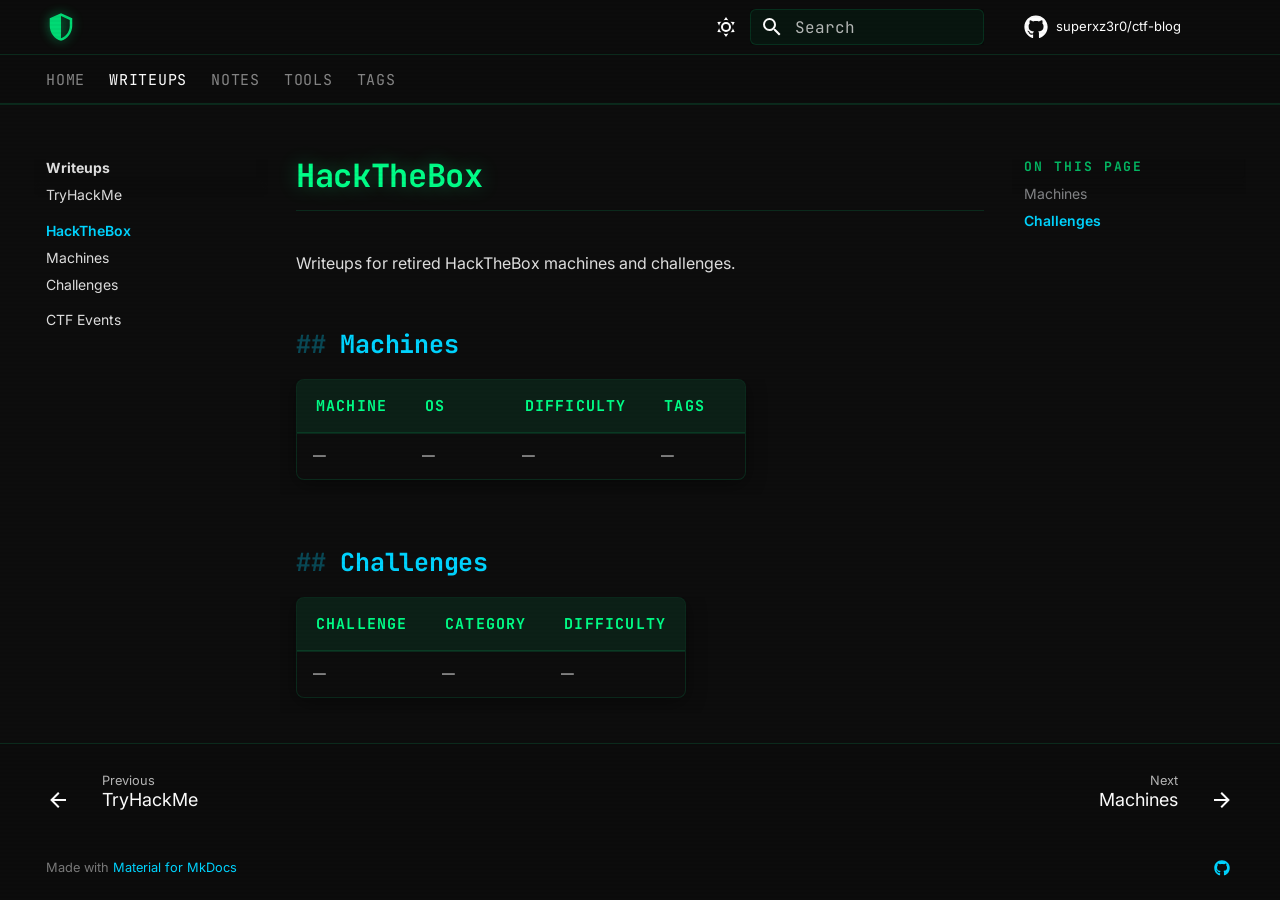
<file: hackthebox/index.html>
<!doctype html>
<html lang="en" class="no-js">
  <head>
    
      <meta charset="utf-8">
      <meta name="viewport" content="width=device-width,initial-scale=1">
      
        <meta name="description" content="CTF writeups, notes, and hacking methodology">
      
      
        <meta name="author" content="0xffsm">
      
      
        <link rel="canonical" href="https://superxz3r0.github.io/ctf-blog/hackthebox/">
      
      
        <link rel="prev" href="../tryhackme/">
      
      
        <link rel="next" href="machines/">
      
      
        
      
      
      <link rel="icon" href="../assets/images/favicon.png">
      <meta name="generator" content="mkdocs-1.6.1, mkdocs-material-9.7.6">
    
    
      
        <title>HackTheBox - 0xffsm</title>
      
    
    
      <link rel="stylesheet" href="../assets/stylesheets/main.484c7ddc.min.css">
      
        
        <link rel="stylesheet" href="../assets/stylesheets/palette.ab4e12ef.min.css">
      
      


  
  
    
      
      
        
      
      
    
  
    
      
      
        
      
      
    
  
    
      
      
        
      
      
    
  
    
      
      
        
      
      
    
  
    
      
      
        
      
      
    
  
    
      
      
        
      
      
    
  
    
      
      
        
      
      
    
  
    
      
      
        
      
      
    
  
    
      
      
        
      
      
    
  
    
      
      
        
      
      
    
  
  
  <style>:root{.md-tag.md-tag--web{--md-tag-icon:url('data:image/svg+xml;charset=utf-8,%3Csvg%20xmlns%3D%22http%3A//www.w3.org/2000/svg%22%20viewBox%3D%220%200%2024%2024%22%3E%3Cpath%20d%3D%22M16.36%2014c.08-.66.14-1.32.14-2s-.06-1.34-.14-2h3.38c.16.64.26%201.31.26%202s-.1%201.36-.26%202m-5.15%205.56c.6-1.11%201.06-2.31%201.38-3.56h2.95a8.03%208.03%200%200%201-4.33%203.56M14.34%2014H9.66c-.1-.66-.16-1.32-.16-2s.06-1.35.16-2h4.68c.09.65.16%201.32.16%202s-.07%201.34-.16%202M12%2019.96c-.83-1.2-1.5-2.53-1.91-3.96h3.82c-.41%201.43-1.08%202.76-1.91%203.96M8%208H5.08A7.92%207.92%200%200%201%209.4%204.44C8.8%205.55%208.35%206.75%208%208m-2.92%208H8c.35%201.25.8%202.45%201.4%203.56A8%208%200%200%201%205.08%2016m-.82-2C4.1%2013.36%204%2012.69%204%2012s.1-1.36.26-2h3.38c-.08.66-.14%201.32-.14%202s.06%201.34.14%202M12%204.03c.83%201.2%201.5%202.54%201.91%203.97h-3.82c.41-1.43%201.08-2.77%201.91-3.97M18.92%208h-2.95a15.7%2015.7%200%200%200-1.38-3.56c1.84.63%203.37%201.9%204.33%203.56M12%202C6.47%202%202%206.5%202%2012a10%2010%200%200%200%2010%2010%2010%2010%200%200%200%2010-10A10%2010%200%200%200%2012%202%22/%3E%3C/svg%3E');}.md-tag.md-tag--pwn{--md-tag-icon:url('data:image/svg+xml;charset=utf-8,%3Csvg%20xmlns%3D%22http%3A//www.w3.org/2000/svg%22%20viewBox%3D%220%200%2024%2024%22%3E%3Cpath%20d%3D%22M17%2017H7V7h10m4%204V9h-2V7a2%202%200%200%200-2-2h-2V3h-2v2h-2V3H9v2H7c-1.11%200-2%20.89-2%202v2H3v2h2v2H3v2h2v2a2%202%200%200%200%202%202h2v2h2v-2h2v2h2v-2h2a2%202%200%200%200%202-2v-2h2v-2h-2v-2m-6%202h-2v-2h2m2-2H9v6h6z%22/%3E%3C/svg%3E');}.md-tag.md-tag--crypto{--md-tag-icon:url('data:image/svg+xml;charset=utf-8,%3Csvg%20xmlns%3D%22http%3A//www.w3.org/2000/svg%22%20viewBox%3D%220%200%2024%2024%22%3E%3Cpath%20d%3D%22M7%2014c-1.1%200-2-.9-2-2s.9-2%202-2%202%20.9%202%202-.9%202-2%202m5.6-4c-.8-2.3-3-4-5.6-4-3.3%200-6%202.7-6%206s2.7%206%206%206c2.6%200%204.8-1.7%205.6-4H16v4h4v-4h3v-4z%22/%3E%3C/svg%3E');}.md-tag.md-tag--forensics{--md-tag-icon:url('data:image/svg+xml;charset=utf-8,%3Csvg%20xmlns%3D%22http%3A//www.w3.org/2000/svg%22%20viewBox%3D%220%200%2024%2024%22%3E%3Cpath%20d%3D%22M9.5%203A6.5%206.5%200%200%201%2016%209.5c0%201.61-.59%203.09-1.56%204.23l.27.27h.79l5%205-1.5%201.5-5-5v-.79l-.27-.27A6.52%206.52%200%200%201%209.5%2016%206.5%206.5%200%200%201%203%209.5%206.5%206.5%200%200%201%209.5%203m0%202C7%205%205%207%205%209.5S7%2014%209.5%2014%2014%2012%2014%209.5%2012%205%209.5%205%22/%3E%3C/svg%3E');}.md-tag.md-tag--rev{--md-tag-icon:url('data:image/svg+xml;charset=utf-8,%3Csvg%20xmlns%3D%22http%3A//www.w3.org/2000/svg%22%20viewBox%3D%220%200%2024%2024%22%3E%3Cpath%20d%3D%22M20.5%2011H19V7a2%202%200%200%200-2-2h-4V3.5A2.5%202.5%200%200%200%2010.5%201%202.5%202.5%200%200%200%208%203.5V5H4a2%202%200%200%200-2%202v3.8h1.5c1.5%200%202.7%201.2%202.7%202.7S5%2016.2%203.5%2016.2H2V20a2%202%200%200%200%202%202h3.8v-1.5c0-1.5%201.2-2.7%202.7-2.7s2.7%201.2%202.7%202.7V22H17a2%202%200%200%200%202-2v-4h1.5a2.5%202.5%200%200%200%202.5-2.5%202.5%202.5%200%200%200-2.5-2.5%22/%3E%3C/svg%3E');}.md-tag.md-tag--linux{--md-tag-icon:url('data:image/svg+xml;charset=utf-8,%3Csvg%20xmlns%3D%22http%3A//www.w3.org/2000/svg%22%20viewBox%3D%220%200%2024%2024%22%3E%3Cpath%20d%3D%22M14.62%208.35c-.42.28-1.75%201.04-1.95%201.19-.39.31-.75.29-1.14-.01-.2-.16-1.53-.92-1.95-1.19-.48-.31-.45-.7.08-.92%201.64-.69%203.28-.64%204.91.03.49.21.51.6.05.9m7.22%207.28c-.93-2.09-2.2-3.99-3.84-5.66a4.3%204.3%200%200%201-1.06-1.88c-.1-.33-.17-.67-.24-1.01-.2-.88-.29-1.78-.7-2.61-.73-1.58-2-2.4-3.84-2.47-1.81.05-3.16.81-3.95%202.4-.21.43-.36.88-.46%201.34-.17.76-.32%201.55-.5%202.32-.15.65-.45%201.21-.96%201.71-1.61%201.57-2.9%203.37-3.88%205.35-.14.29-.28.58-.37.88-.19.66.29%201.12.99.96.44-.09.88-.18%201.3-.31.41-.15.57-.05.67.35.65%202.15%202.07%203.66%204.24%204.5%204.12%201.56%208.93-.66%209.97-4.58.07-.27.17-.37.47-.27.46.14.93.24%201.4.35.49.09.85-.16.92-.64.03-.26-.06-.49-.16-.73%22/%3E%3C/svg%3E');}.md-tag.md-tag--windows{--md-tag-icon:url('data:image/svg+xml;charset=utf-8,%3Csvg%20xmlns%3D%22http%3A//www.w3.org/2000/svg%22%20viewBox%3D%220%200%2024%2024%22%3E%3Cpath%20d%3D%22M3%2012V6.75l6-1.32v6.48zm17-9v8.75l-10%20.15V5.21zM3%2013l6%20.09v6.81l-6-1.15zm17%20.25V22l-10-1.91V13.1z%22/%3E%3C/svg%3E');}.md-tag.md-tag--easy{--md-tag-icon:url('data:image/svg+xml;charset=utf-8,%3Csvg%20xmlns%3D%22http%3A//www.w3.org/2000/svg%22%20viewBox%3D%220%200%2024%2024%22%3E%3Cpath%20d%3D%22M19.5%205.5v13h-2v-13zm-7%205v8h-2v-8zM21%204h-5v16h5zm-7%205H9v11h5zm-7%205H2v6h5z%22/%3E%3C/svg%3E');}.md-tag.md-tag--medium{--md-tag-icon:url('data:image/svg+xml;charset=utf-8,%3Csvg%20xmlns%3D%22http%3A//www.w3.org/2000/svg%22%20viewBox%3D%220%200%2024%2024%22%3E%3Cpath%20d%3D%22M19.5%205.5v13h-2v-13zM21%204h-5v16h5zm-7%205H9v11h5zm-7%205H2v6h5z%22/%3E%3C/svg%3E');}.md-tag.md-tag--hard{--md-tag-icon:url('data:image/svg+xml;charset=utf-8,%3Csvg%20xmlns%3D%22http%3A//www.w3.org/2000/svg%22%20viewBox%3D%220%200%2024%2024%22%3E%3Cpath%20d%3D%22M21%204h-5v16h5zm-7%205H9v11h5zm-7%205H2v6h5z%22/%3E%3C/svg%3E');}}</style>

    
    
      
    
    
      
        
        
        <link rel="preconnect" href="https://fonts.gstatic.com" crossorigin>
        <link rel="stylesheet" href="https://fonts.googleapis.com/css?family=Inter:300,300i,400,400i,700,700i%7CJetBrains+Mono:400,400i,700,700i&display=fallback">
        <style>:root{--md-text-font:"Inter";--md-code-font:"JetBrains Mono"}</style>
      
    
    
      <link rel="stylesheet" href="../stylesheets/extra.css">
    
    <script>__md_scope=new URL("..",location),__md_hash=e=>[...e].reduce(((e,_)=>(e<<5)-e+_.charCodeAt(0)),0),__md_get=(e,_=localStorage,t=__md_scope)=>JSON.parse(_.getItem(t.pathname+"."+e)),__md_set=(e,_,t=localStorage,a=__md_scope)=>{try{t.setItem(a.pathname+"."+e,JSON.stringify(_))}catch(e){}}</script>
    
      

    
    
  </head>
  
  
    
    
      
    
    
    
    
    <body dir="ltr" data-md-color-scheme="slate" data-md-color-primary="black" data-md-color-accent="teal">
  
    
    <input class="md-toggle" data-md-toggle="drawer" type="checkbox" id="__drawer" autocomplete="off">
    <input class="md-toggle" data-md-toggle="search" type="checkbox" id="__search" autocomplete="off">
    <label class="md-overlay" for="__drawer"></label>
    <div data-md-component="skip">
      
        
        <a href="#hackthebox" class="md-skip">
          Skip to content
        </a>
      
    </div>
    <div data-md-component="announce">
      
    </div>
    
    
      

  

<header class="md-header md-header--shadow md-header--lifted" data-md-component="header">
  <nav class="md-header__inner md-grid" aria-label="Header">
    <a href=".." title="0xffsm" class="md-header__button md-logo" aria-label="0xffsm" data-md-component="logo">
      
  
  <svg xmlns="http://www.w3.org/2000/svg" viewBox="0 0 24 24"><path d="M21 11c0 5.55-3.84 10.74-9 12-5.16-1.26-9-6.45-9-12V5l9-4 9 4zm-9 10c3.75-1 7-5.46 7-9.78V6.3l-7-3.12z"/></svg>

    </a>
    <label class="md-header__button md-icon" for="__drawer">
      
      <svg xmlns="http://www.w3.org/2000/svg" viewBox="0 0 24 24"><path d="M3 6h18v2H3zm0 5h18v2H3zm0 5h18v2H3z"/></svg>
    </label>
    <div class="md-header__title" data-md-component="header-title">
      <div class="md-header__ellipsis">
        <div class="md-header__topic">
          <span class="md-ellipsis">
            0xffsm
          </span>
        </div>
        <div class="md-header__topic" data-md-component="header-topic">
          <span class="md-ellipsis">
            
              HackTheBox
            
          </span>
        </div>
      </div>
    </div>
    
      
        <form class="md-header__option" data-md-component="palette">
  
    
    
    
    <input class="md-option" data-md-color-media="" data-md-color-scheme="slate" data-md-color-primary="black" data-md-color-accent="teal"  aria-label="Light mode"  type="radio" name="__palette" id="__palette_0">
    
      <label class="md-header__button md-icon" title="Light mode" for="__palette_1" hidden>
        <svg xmlns="http://www.w3.org/2000/svg" viewBox="0 0 24 24"><path d="M12 7a5 5 0 0 1 5 5 5 5 0 0 1-5 5 5 5 0 0 1-5-5 5 5 0 0 1 5-5m0 2a3 3 0 0 0-3 3 3 3 0 0 0 3 3 3 3 0 0 0 3-3 3 3 0 0 0-3-3m0-7 2.39 3.42C13.65 5.15 12.84 5 12 5s-1.65.15-2.39.42zM3.34 7l4.16-.35A7.2 7.2 0 0 0 5.94 8.5c-.44.74-.69 1.5-.83 2.29zm.02 10 1.76-3.77a7.131 7.131 0 0 0 2.38 4.14zM20.65 7l-1.77 3.79a7.02 7.02 0 0 0-2.38-4.15zm-.01 10-4.14.36c.59-.51 1.12-1.14 1.54-1.86.42-.73.69-1.5.83-2.29zM12 22l-2.41-3.44c.74.27 1.55.44 2.41.44.82 0 1.63-.17 2.37-.44z"/></svg>
      </label>
    
  
    
    
    
    <input class="md-option" data-md-color-media="" data-md-color-scheme="default" data-md-color-primary="black" data-md-color-accent="teal"  aria-label="Dark mode"  type="radio" name="__palette" id="__palette_1">
    
      <label class="md-header__button md-icon" title="Dark mode" for="__palette_0" hidden>
        <svg xmlns="http://www.w3.org/2000/svg" viewBox="0 0 24 24"><path d="m17.75 4.09-2.53 1.94.91 3.06-2.63-1.81-2.63 1.81.91-3.06-2.53-1.94L12.44 4l1.06-3 1.06 3zm3.5 6.91-1.64 1.25.59 1.98-1.7-1.17-1.7 1.17.59-1.98L15.75 11l2.06-.05L18.5 9l.69 1.95zm-2.28 4.95c.83-.08 1.72 1.1 1.19 1.85-.32.45-.66.87-1.08 1.27C15.17 23 8.84 23 4.94 19.07c-3.91-3.9-3.91-10.24 0-14.14.4-.4.82-.76 1.27-1.08.75-.53 1.93.36 1.85 1.19-.27 2.86.69 5.83 2.89 8.02a9.96 9.96 0 0 0 8.02 2.89m-1.64 2.02a12.08 12.08 0 0 1-7.8-3.47c-2.17-2.19-3.33-5-3.49-7.82-2.81 3.14-2.7 7.96.31 10.98 3.02 3.01 7.84 3.12 10.98.31"/></svg>
      </label>
    
  
</form>
      
    
    
      <script>var palette=__md_get("__palette");if(palette&&palette.color){if("(prefers-color-scheme)"===palette.color.media){var media=matchMedia("(prefers-color-scheme: light)"),input=document.querySelector(media.matches?"[data-md-color-media='(prefers-color-scheme: light)']":"[data-md-color-media='(prefers-color-scheme: dark)']");palette.color.media=input.getAttribute("data-md-color-media"),palette.color.scheme=input.getAttribute("data-md-color-scheme"),palette.color.primary=input.getAttribute("data-md-color-primary"),palette.color.accent=input.getAttribute("data-md-color-accent")}for(var[key,value]of Object.entries(palette.color))document.body.setAttribute("data-md-color-"+key,value)}</script>
    
    
    
      
      
        <label class="md-header__button md-icon" for="__search">
          
          <svg xmlns="http://www.w3.org/2000/svg" viewBox="0 0 24 24"><path d="M9.5 3A6.5 6.5 0 0 1 16 9.5c0 1.61-.59 3.09-1.56 4.23l.27.27h.79l5 5-1.5 1.5-5-5v-.79l-.27-.27A6.52 6.52 0 0 1 9.5 16 6.5 6.5 0 0 1 3 9.5 6.5 6.5 0 0 1 9.5 3m0 2C7 5 5 7 5 9.5S7 14 9.5 14 14 12 14 9.5 12 5 9.5 5"/></svg>
        </label>
        <div class="md-search" data-md-component="search" role="dialog">
  <label class="md-search__overlay" for="__search"></label>
  <div class="md-search__inner" role="search">
    <form class="md-search__form" name="search">
      <input type="text" class="md-search__input" name="query" aria-label="Search" placeholder="Search" autocapitalize="off" autocorrect="off" autocomplete="off" spellcheck="false" data-md-component="search-query" required>
      <label class="md-search__icon md-icon" for="__search">
        
        <svg xmlns="http://www.w3.org/2000/svg" viewBox="0 0 24 24"><path d="M9.5 3A6.5 6.5 0 0 1 16 9.5c0 1.61-.59 3.09-1.56 4.23l.27.27h.79l5 5-1.5 1.5-5-5v-.79l-.27-.27A6.52 6.52 0 0 1 9.5 16 6.5 6.5 0 0 1 3 9.5 6.5 6.5 0 0 1 9.5 3m0 2C7 5 5 7 5 9.5S7 14 9.5 14 14 12 14 9.5 12 5 9.5 5"/></svg>
        
        <svg xmlns="http://www.w3.org/2000/svg" viewBox="0 0 24 24"><path d="M20 11v2H8l5.5 5.5-1.42 1.42L4.16 12l7.92-7.92L13.5 5.5 8 11z"/></svg>
      </label>
      <nav class="md-search__options" aria-label="Search">
        
          <a href="javascript:void(0)" class="md-search__icon md-icon" title="Share" aria-label="Share" data-clipboard data-clipboard-text="" data-md-component="search-share" tabindex="-1">
            
            <svg xmlns="http://www.w3.org/2000/svg" viewBox="0 0 24 24"><path d="M18 16.08c-.76 0-1.44.3-1.96.77L8.91 12.7c.05-.23.09-.46.09-.7s-.04-.47-.09-.7l7.05-4.11c.54.5 1.25.81 2.04.81a3 3 0 0 0 3-3 3 3 0 0 0-3-3 3 3 0 0 0-3 3c0 .24.04.47.09.7L8.04 9.81C7.5 9.31 6.79 9 6 9a3 3 0 0 0-3 3 3 3 0 0 0 3 3c.79 0 1.5-.31 2.04-.81l7.12 4.15c-.05.21-.08.43-.08.66 0 1.61 1.31 2.91 2.92 2.91s2.92-1.3 2.92-2.91A2.92 2.92 0 0 0 18 16.08"/></svg>
          </a>
        
        <button type="reset" class="md-search__icon md-icon" title="Clear" aria-label="Clear" tabindex="-1">
          
          <svg xmlns="http://www.w3.org/2000/svg" viewBox="0 0 24 24"><path d="M19 6.41 17.59 5 12 10.59 6.41 5 5 6.41 10.59 12 5 17.59 6.41 19 12 13.41 17.59 19 19 17.59 13.41 12z"/></svg>
        </button>
      </nav>
      
        <div class="md-search__suggest" data-md-component="search-suggest"></div>
      
    </form>
    <div class="md-search__output">
      <div class="md-search__scrollwrap" tabindex="0" data-md-scrollfix>
        <div class="md-search-result" data-md-component="search-result">
          <div class="md-search-result__meta">
            Initializing search
          </div>
          <ol class="md-search-result__list" role="presentation"></ol>
        </div>
      </div>
    </div>
  </div>
</div>
      
    
    
      <div class="md-header__source">
        <a href="https://github.com/superxz3r0/ctf-blog" title="Go to repository" class="md-source" data-md-component="source">
  <div class="md-source__icon md-icon">
    
    <svg xmlns="http://www.w3.org/2000/svg" viewBox="0 0 512 512"><!--! Font Awesome Free 7.1.0 by @fontawesome - https://fontawesome.com License - https://fontawesome.com/license/free (Icons: CC BY 4.0, Fonts: SIL OFL 1.1, Code: MIT License) Copyright 2025 Fonticons, Inc.--><path d="M173.9 397.4c0 2-2.3 3.6-5.2 3.6-3.3.3-5.6-1.3-5.6-3.6 0-2 2.3-3.6 5.2-3.6 3-.3 5.6 1.3 5.6 3.6m-31.1-4.5c-.7 2 1.3 4.3 4.3 4.9 2.6 1 5.6 0 6.2-2s-1.3-4.3-4.3-5.2c-2.6-.7-5.5.3-6.2 2.3m44.2-1.7c-2.9.7-4.9 2.6-4.6 4.9.3 2 2.9 3.3 5.9 2.6 2.9-.7 4.9-2.6 4.6-4.6-.3-1.9-3-3.2-5.9-2.9M252.8 8C114.1 8 8 113.3 8 252c0 110.9 69.8 205.8 169.5 239.2 12.8 2.3 17.3-5.6 17.3-12.1 0-6.2-.3-40.4-.3-61.4 0 0-70 15-84.7-29.8 0 0-11.4-29.1-27.8-36.6 0 0-22.9-15.7 1.6-15.4 0 0 24.9 2 38.6 25.8 21.9 38.6 58.6 27.5 72.9 20.9 2.3-16 8.8-27.1 16-33.7-55.9-6.2-112.3-14.3-112.3-110.5 0-27.5 7.6-41.3 23.6-58.9-2.6-6.5-11.1-33.3 2.6-67.9 20.9-6.5 69 27 69 27 20-5.6 41.5-8.5 62.8-8.5s42.8 2.9 62.8 8.5c0 0 48.1-33.6 69-27 13.7 34.7 5.2 61.4 2.6 67.9 16 17.7 25.8 31.5 25.8 58.9 0 96.5-58.9 104.2-114.8 110.5 9.2 7.9 17 22.9 17 46.4 0 33.7-.3 75.4-.3 83.6 0 6.5 4.6 14.4 17.3 12.1C436.2 457.8 504 362.9 504 252 504 113.3 391.5 8 252.8 8M105.2 352.9c-1.3 1-1 3.3.7 5.2 1.6 1.6 3.9 2.3 5.2 1 1.3-1 1-3.3-.7-5.2-1.6-1.6-3.9-2.3-5.2-1m-10.8-8.1c-.7 1.3.3 2.9 2.3 3.9 1.6 1 3.6.7 4.3-.7.7-1.3-.3-2.9-2.3-3.9-2-.6-3.6-.3-4.3.7m32.4 35.6c-1.6 1.3-1 4.3 1.3 6.2 2.3 2.3 5.2 2.6 6.5 1 1.3-1.3.7-4.3-1.3-6.2-2.2-2.3-5.2-2.6-6.5-1m-11.4-14.7c-1.6 1-1.6 3.6 0 5.9s4.3 3.3 5.6 2.3c1.6-1.3 1.6-3.9 0-6.2-1.4-2.3-4-3.3-5.6-2"/></svg>
  </div>
  <div class="md-source__repository">
    superxz3r0/ctf-blog
  </div>
</a>
      </div>
    
  </nav>
  
    
      
<nav class="md-tabs" aria-label="Tabs" data-md-component="tabs">
  <div class="md-grid">
    <ul class="md-tabs__list">
      
        
  
  
  
  
    <li class="md-tabs__item">
      <a href=".." class="md-tabs__link">
        
  
  
    
  
  Home

      </a>
    </li>
  

      
        
  
  
  
    
  
  
    
    
      <li class="md-tabs__item md-tabs__item--active">
        <a href="../writeups/" class="md-tabs__link">
          
  
  
    
  
  Writeups

        </a>
      </li>
    
  

      
        
  
  
  
  
    
    
      <li class="md-tabs__item">
        <a href="../notes/" class="md-tabs__link">
          
  
  
    
  
  Notes

        </a>
      </li>
    
  

      
        
  
  
  
  
    <li class="md-tabs__item">
      <a href="../tools/" class="md-tabs__link">
        
  
  
    
  
  Tools

      </a>
    </li>
  

      
        
  
  
  
  
    <li class="md-tabs__item">
      <a href="../tags/" class="md-tabs__link">
        
  
  
    
  
  Tags

      </a>
    </li>
  

      
    </ul>
  </div>
</nav>
    
  
</header>
    
    <div class="md-container" data-md-component="container">
      
      
        
      
      <main class="md-main" data-md-component="main">
        <div class="md-main__inner md-grid">
          
            
              
              <div class="md-sidebar md-sidebar--primary" data-md-component="sidebar" data-md-type="navigation" >
                <div class="md-sidebar__scrollwrap">
                  <div class="md-sidebar__inner">
                    


  


<nav class="md-nav md-nav--primary md-nav--lifted" aria-label="Navigation" data-md-level="0">
  <label class="md-nav__title" for="__drawer">
    <a href=".." title="0xffsm" class="md-nav__button md-logo" aria-label="0xffsm" data-md-component="logo">
      
  
  <svg xmlns="http://www.w3.org/2000/svg" viewBox="0 0 24 24"><path d="M21 11c0 5.55-3.84 10.74-9 12-5.16-1.26-9-6.45-9-12V5l9-4 9 4zm-9 10c3.75-1 7-5.46 7-9.78V6.3l-7-3.12z"/></svg>

    </a>
    0xffsm
  </label>
  
    <div class="md-nav__source">
      <a href="https://github.com/superxz3r0/ctf-blog" title="Go to repository" class="md-source" data-md-component="source">
  <div class="md-source__icon md-icon">
    
    <svg xmlns="http://www.w3.org/2000/svg" viewBox="0 0 512 512"><!--! Font Awesome Free 7.1.0 by @fontawesome - https://fontawesome.com License - https://fontawesome.com/license/free (Icons: CC BY 4.0, Fonts: SIL OFL 1.1, Code: MIT License) Copyright 2025 Fonticons, Inc.--><path d="M173.9 397.4c0 2-2.3 3.6-5.2 3.6-3.3.3-5.6-1.3-5.6-3.6 0-2 2.3-3.6 5.2-3.6 3-.3 5.6 1.3 5.6 3.6m-31.1-4.5c-.7 2 1.3 4.3 4.3 4.9 2.6 1 5.6 0 6.2-2s-1.3-4.3-4.3-5.2c-2.6-.7-5.5.3-6.2 2.3m44.2-1.7c-2.9.7-4.9 2.6-4.6 4.9.3 2 2.9 3.3 5.9 2.6 2.9-.7 4.9-2.6 4.6-4.6-.3-1.9-3-3.2-5.9-2.9M252.8 8C114.1 8 8 113.3 8 252c0 110.9 69.8 205.8 169.5 239.2 12.8 2.3 17.3-5.6 17.3-12.1 0-6.2-.3-40.4-.3-61.4 0 0-70 15-84.7-29.8 0 0-11.4-29.1-27.8-36.6 0 0-22.9-15.7 1.6-15.4 0 0 24.9 2 38.6 25.8 21.9 38.6 58.6 27.5 72.9 20.9 2.3-16 8.8-27.1 16-33.7-55.9-6.2-112.3-14.3-112.3-110.5 0-27.5 7.6-41.3 23.6-58.9-2.6-6.5-11.1-33.3 2.6-67.9 20.9-6.5 69 27 69 27 20-5.6 41.5-8.5 62.8-8.5s42.8 2.9 62.8 8.5c0 0 48.1-33.6 69-27 13.7 34.7 5.2 61.4 2.6 67.9 16 17.7 25.8 31.5 25.8 58.9 0 96.5-58.9 104.2-114.8 110.5 9.2 7.9 17 22.9 17 46.4 0 33.7-.3 75.4-.3 83.6 0 6.5 4.6 14.4 17.3 12.1C436.2 457.8 504 362.9 504 252 504 113.3 391.5 8 252.8 8M105.2 352.9c-1.3 1-1 3.3.7 5.2 1.6 1.6 3.9 2.3 5.2 1 1.3-1 1-3.3-.7-5.2-1.6-1.6-3.9-2.3-5.2-1m-10.8-8.1c-.7 1.3.3 2.9 2.3 3.9 1.6 1 3.6.7 4.3-.7.7-1.3-.3-2.9-2.3-3.9-2-.6-3.6-.3-4.3.7m32.4 35.6c-1.6 1.3-1 4.3 1.3 6.2 2.3 2.3 5.2 2.6 6.5 1 1.3-1.3.7-4.3-1.3-6.2-2.2-2.3-5.2-2.6-6.5-1m-11.4-14.7c-1.6 1-1.6 3.6 0 5.9s4.3 3.3 5.6 2.3c1.6-1.3 1.6-3.9 0-6.2-1.4-2.3-4-3.3-5.6-2"/></svg>
  </div>
  <div class="md-source__repository">
    superxz3r0/ctf-blog
  </div>
</a>
    </div>
  
  <ul class="md-nav__list" data-md-scrollfix>
    
      
      
  
  
  
  
    <li class="md-nav__item">
      <a href=".." class="md-nav__link">
        
  
  
  <span class="md-ellipsis">
    
  
    Home
  

    
  </span>
  
  

      </a>
    </li>
  

    
      
      
  
  
    
  
  
  
    
    
      
        
          
        
      
        
      
        
      
        
      
    
    
    
      
        
        
      
      
        
      
    
    
    <li class="md-nav__item md-nav__item--active md-nav__item--section md-nav__item--nested">
      
        
        
        <input class="md-nav__toggle md-toggle " type="checkbox" id="__nav_2" checked>
        
          
          <div class="md-nav__link md-nav__container">
            <a href="../writeups/" class="md-nav__link ">
              
  
  
  <span class="md-ellipsis">
    
  
    Writeups
  

    
  </span>
  
  

            </a>
            
              
              <label class="md-nav__link " for="__nav_2" id="__nav_2_label" tabindex="">
                <span class="md-nav__icon md-icon"></span>
              </label>
            
          </div>
        
        <nav class="md-nav" data-md-level="1" aria-labelledby="__nav_2_label" aria-expanded="true">
          <label class="md-nav__title" for="__nav_2">
            <span class="md-nav__icon md-icon"></span>
            
  
    Writeups
  

          </label>
          <ul class="md-nav__list" data-md-scrollfix>
            
              
            
              
                
  
  
  
  
    <li class="md-nav__item">
      <a href="../tryhackme/" class="md-nav__link">
        
  
  
  <span class="md-ellipsis">
    
  
    TryHackMe
  

    
  </span>
  
  

      </a>
    </li>
  

              
            
              
                
  
  
    
  
  
  
    
    
      
        
          
        
      
        
      
        
      
    
    
    
      
      
        
          
          
        
      
    
    
    <li class="md-nav__item md-nav__item--active md-nav__item--section md-nav__item--nested">
      
        
        
        <input class="md-nav__toggle md-toggle " type="checkbox" id="__nav_2_3" checked>
        
          
          <div class="md-nav__link md-nav__container">
            <a href="./" class="md-nav__link md-nav__link--active">
              
  
  
  <span class="md-ellipsis">
    
  
    HackTheBox
  

    
  </span>
  
  

            </a>
            
              
              <label class="md-nav__link md-nav__link--active" for="__nav_2_3" id="__nav_2_3_label" tabindex="">
                <span class="md-nav__icon md-icon"></span>
              </label>
            
          </div>
        
        <nav class="md-nav" data-md-level="2" aria-labelledby="__nav_2_3_label" aria-expanded="true">
          <label class="md-nav__title" for="__nav_2_3">
            <span class="md-nav__icon md-icon"></span>
            
  
    HackTheBox
  

          </label>
          <ul class="md-nav__list" data-md-scrollfix>
            
              
            
              
                
  
  
  
  
    <li class="md-nav__item">
      <a href="machines/" class="md-nav__link">
        
  
  
  <span class="md-ellipsis">
    
  
    Machines
  

    
  </span>
  
  

      </a>
    </li>
  

              
            
              
                
  
  
  
  
    <li class="md-nav__item">
      <a href="challenges/" class="md-nav__link">
        
  
  
  <span class="md-ellipsis">
    
  
    Challenges
  

    
  </span>
  
  

      </a>
    </li>
  

              
            
          </ul>
        </nav>
      
    </li>
  

              
            
              
                
  
  
  
  
    <li class="md-nav__item">
      <a href="../ctf-events/" class="md-nav__link">
        
  
  
  <span class="md-ellipsis">
    
  
    CTF Events
  

    
  </span>
  
  

      </a>
    </li>
  

              
            
          </ul>
        </nav>
      
    </li>
  

    
      
      
  
  
  
  
    
    
      
        
          
        
      
        
      
        
      
    
    
    
      
      
        
      
    
    
    <li class="md-nav__item md-nav__item--nested">
      
        
        
          
        
        <input class="md-nav__toggle md-toggle md-toggle--indeterminate" type="checkbox" id="__nav_3" >
        
          
          <div class="md-nav__link md-nav__container">
            <a href="../notes/" class="md-nav__link ">
              
  
  
  <span class="md-ellipsis">
    
  
    Notes
  

    
  </span>
  
  

            </a>
            
              
              <label class="md-nav__link " for="__nav_3" id="__nav_3_label" tabindex="0">
                <span class="md-nav__icon md-icon"></span>
              </label>
            
          </div>
        
        <nav class="md-nav" data-md-level="1" aria-labelledby="__nav_3_label" aria-expanded="false">
          <label class="md-nav__title" for="__nav_3">
            <span class="md-nav__icon md-icon"></span>
            
  
    Notes
  

          </label>
          <ul class="md-nav__list" data-md-scrollfix>
            
              
            
              
                
  
  
  
  
    <li class="md-nav__item">
      <a href="../notes/cheatsheets/" class="md-nav__link">
        
  
  
  <span class="md-ellipsis">
    
  
    Cheatsheets
  

    
  </span>
  
  

      </a>
    </li>
  

              
            
              
                
  
  
  
  
    <li class="md-nav__item">
      <a href="../notes/methodology/" class="md-nav__link">
        
  
  
  <span class="md-ellipsis">
    
  
    Methodology
  

    
  </span>
  
  

      </a>
    </li>
  

              
            
          </ul>
        </nav>
      
    </li>
  

    
      
      
  
  
  
  
    <li class="md-nav__item">
      <a href="../tools/" class="md-nav__link">
        
  
  
  <span class="md-ellipsis">
    
  
    Tools
  

    
  </span>
  
  

      </a>
    </li>
  

    
      
      
  
  
  
  
    <li class="md-nav__item">
      <a href="../tags/" class="md-nav__link">
        
  
  
  <span class="md-ellipsis">
    
  
    Tags
  

    
  </span>
  
  

      </a>
    </li>
  

    
  </ul>
</nav>
                  </div>
                </div>
              </div>
            
            
              
              <div class="md-sidebar md-sidebar--secondary" data-md-component="sidebar" data-md-type="toc" >
                <div class="md-sidebar__scrollwrap">
                  <div class="md-sidebar__inner">
                    

  

<nav class="md-nav md-nav--secondary" aria-label="On this page">
  
  
  
    
  
  
    <label class="md-nav__title" for="__toc">
      <span class="md-nav__icon md-icon"></span>
      On this page
    </label>
    <ul class="md-nav__list" data-md-component="toc" data-md-scrollfix>
      
        <li class="md-nav__item">
  <a href="#machines" class="md-nav__link">
    <span class="md-ellipsis">
      
        Machines
      
    </span>
  </a>
  
</li>
      
        <li class="md-nav__item">
  <a href="#challenges" class="md-nav__link">
    <span class="md-ellipsis">
      
        Challenges
      
    </span>
  </a>
  
</li>
      
    </ul>
  
</nav>
                  </div>
                </div>
              </div>
            
          
          
            <div class="md-content" data-md-component="content">
              
              <article class="md-content__inner md-typeset">
                
                  


  
  


<h1 id="hackthebox">HackTheBox<a class="headerlink" href="#hackthebox" title="Permanent link">&para;</a></h1>
<p>Writeups for retired HackTheBox machines and challenges.</p>
<h2 id="machines">Machines<a class="headerlink" href="#machines" title="Permanent link">&para;</a></h2>
<table>
<thead>
<tr>
<th>Machine</th>
<th>OS</th>
<th>Difficulty</th>
<th>Tags</th>
</tr>
</thead>
<tbody>
<tr>
<td>—</td>
<td>—</td>
<td>—</td>
<td>—</td>
</tr>
</tbody>
</table>
<h2 id="challenges">Challenges<a class="headerlink" href="#challenges" title="Permanent link">&para;</a></h2>
<table>
<thead>
<tr>
<th>Challenge</th>
<th>Category</th>
<th>Difficulty</th>
</tr>
</thead>
<tbody>
<tr>
<td>—</td>
<td>—</td>
<td>—</td>
</tr>
</tbody>
</table>












                
              </article>
            </div>
          
          
<script>var target=document.getElementById(location.hash.slice(1));target&&target.name&&(target.checked=target.name.startsWith("__tabbed_"))</script>
        </div>
        
          <button type="button" class="md-top md-icon" data-md-component="top" hidden>
  
  <svg xmlns="http://www.w3.org/2000/svg" viewBox="0 0 24 24"><path d="M13 20h-2V8l-5.5 5.5-1.42-1.42L12 4.16l7.92 7.92-1.42 1.42L13 8z"/></svg>
  Back to top
</button>
        
      </main>
      
        <footer class="md-footer">
  
    
      
      <nav class="md-footer__inner md-grid" aria-label="Footer" >
        
          
          <a href="../tryhackme/" class="md-footer__link md-footer__link--prev" aria-label="Previous: TryHackMe">
            <div class="md-footer__button md-icon">
              
              <svg xmlns="http://www.w3.org/2000/svg" viewBox="0 0 24 24"><path d="M20 11v2H8l5.5 5.5-1.42 1.42L4.16 12l7.92-7.92L13.5 5.5 8 11z"/></svg>
            </div>
            <div class="md-footer__title">
              <span class="md-footer__direction">
                Previous
              </span>
              <div class="md-ellipsis">
                TryHackMe
              </div>
            </div>
          </a>
        
        
          
          <a href="machines/" class="md-footer__link md-footer__link--next" aria-label="Next: Machines">
            <div class="md-footer__title">
              <span class="md-footer__direction">
                Next
              </span>
              <div class="md-ellipsis">
                Machines
              </div>
            </div>
            <div class="md-footer__button md-icon">
              
              <svg xmlns="http://www.w3.org/2000/svg" viewBox="0 0 24 24"><path d="M4 11v2h12l-5.5 5.5 1.42 1.42L19.84 12l-7.92-7.92L10.5 5.5 16 11z"/></svg>
            </div>
          </a>
        
      </nav>
    
  
  <div class="md-footer-meta md-typeset">
    <div class="md-footer-meta__inner md-grid">
      <div class="md-copyright">
  
  
    Made with
    <a href="https://squidfunk.github.io/mkdocs-material/" target="_blank" rel="noopener">
      Material for MkDocs
    </a>
  
</div>
      
        
<div class="md-social">
  
    
    
    
    
    <a href="https://github.com/superxz3r0" target="_blank" rel="noopener" title="GitHub" class="md-social__link">
      <svg xmlns="http://www.w3.org/2000/svg" viewBox="0 0 512 512"><!--! Font Awesome Free 7.1.0 by @fontawesome - https://fontawesome.com License - https://fontawesome.com/license/free (Icons: CC BY 4.0, Fonts: SIL OFL 1.1, Code: MIT License) Copyright 2025 Fonticons, Inc.--><path d="M173.9 397.4c0 2-2.3 3.6-5.2 3.6-3.3.3-5.6-1.3-5.6-3.6 0-2 2.3-3.6 5.2-3.6 3-.3 5.6 1.3 5.6 3.6m-31.1-4.5c-.7 2 1.3 4.3 4.3 4.9 2.6 1 5.6 0 6.2-2s-1.3-4.3-4.3-5.2c-2.6-.7-5.5.3-6.2 2.3m44.2-1.7c-2.9.7-4.9 2.6-4.6 4.9.3 2 2.9 3.3 5.9 2.6 2.9-.7 4.9-2.6 4.6-4.6-.3-1.9-3-3.2-5.9-2.9M252.8 8C114.1 8 8 113.3 8 252c0 110.9 69.8 205.8 169.5 239.2 12.8 2.3 17.3-5.6 17.3-12.1 0-6.2-.3-40.4-.3-61.4 0 0-70 15-84.7-29.8 0 0-11.4-29.1-27.8-36.6 0 0-22.9-15.7 1.6-15.4 0 0 24.9 2 38.6 25.8 21.9 38.6 58.6 27.5 72.9 20.9 2.3-16 8.8-27.1 16-33.7-55.9-6.2-112.3-14.3-112.3-110.5 0-27.5 7.6-41.3 23.6-58.9-2.6-6.5-11.1-33.3 2.6-67.9 20.9-6.5 69 27 69 27 20-5.6 41.5-8.5 62.8-8.5s42.8 2.9 62.8 8.5c0 0 48.1-33.6 69-27 13.7 34.7 5.2 61.4 2.6 67.9 16 17.7 25.8 31.5 25.8 58.9 0 96.5-58.9 104.2-114.8 110.5 9.2 7.9 17 22.9 17 46.4 0 33.7-.3 75.4-.3 83.6 0 6.5 4.6 14.4 17.3 12.1C436.2 457.8 504 362.9 504 252 504 113.3 391.5 8 252.8 8M105.2 352.9c-1.3 1-1 3.3.7 5.2 1.6 1.6 3.9 2.3 5.2 1 1.3-1 1-3.3-.7-5.2-1.6-1.6-3.9-2.3-5.2-1m-10.8-8.1c-.7 1.3.3 2.9 2.3 3.9 1.6 1 3.6.7 4.3-.7.7-1.3-.3-2.9-2.3-3.9-2-.6-3.6-.3-4.3.7m32.4 35.6c-1.6 1.3-1 4.3 1.3 6.2 2.3 2.3 5.2 2.6 6.5 1 1.3-1.3.7-4.3-1.3-6.2-2.2-2.3-5.2-2.6-6.5-1m-11.4-14.7c-1.6 1-1.6 3.6 0 5.9s4.3 3.3 5.6 2.3c1.6-1.3 1.6-3.9 0-6.2-1.4-2.3-4-3.3-5.6-2"/></svg>
    </a>
  
</div>
      
    </div>
  </div>
</footer>
      
    </div>
    <div class="md-dialog" data-md-component="dialog">
      <div class="md-dialog__inner md-typeset"></div>
    </div>
    
    
    
      
      
      <script id="__config" type="application/json">{"annotate": null, "base": "..", "features": ["navigation.tabs", "navigation.tabs.sticky", "navigation.sections", "navigation.expand", "navigation.top", "navigation.indexes", "navigation.footer", "search.highlight", "search.suggest", "search.share", "content.code.copy", "content.code.annotate", "content.tooltips", "toc.follow", "announce.dismiss"], "search": "../assets/javascripts/workers/search.2c215733.min.js", "tags": {"Crypto": "crypto", "Easy": "easy", "Forensics": "forensics", "Hard": "hard", "Linux": "linux", "Medium": "medium", "Pwn": "pwn", "Rev": "rev", "Web": "web", "Windows": "windows"}, "translations": {"clipboard.copied": "Copied to clipboard", "clipboard.copy": "Copy to clipboard", "search.result.more.one": "1 more on this page", "search.result.more.other": "# more on this page", "search.result.none": "No matching documents", "search.result.one": "1 matching document", "search.result.other": "# matching documents", "search.result.placeholder": "Type to start searching", "search.result.term.missing": "Missing", "select.version": "Select version"}, "version": null}</script>
    
    
      <script src="../assets/javascripts/bundle.79ae519e.min.js"></script>
      
        <script src="../javascripts/extra.js"></script>
      
    
  </body>
</html>
</file>
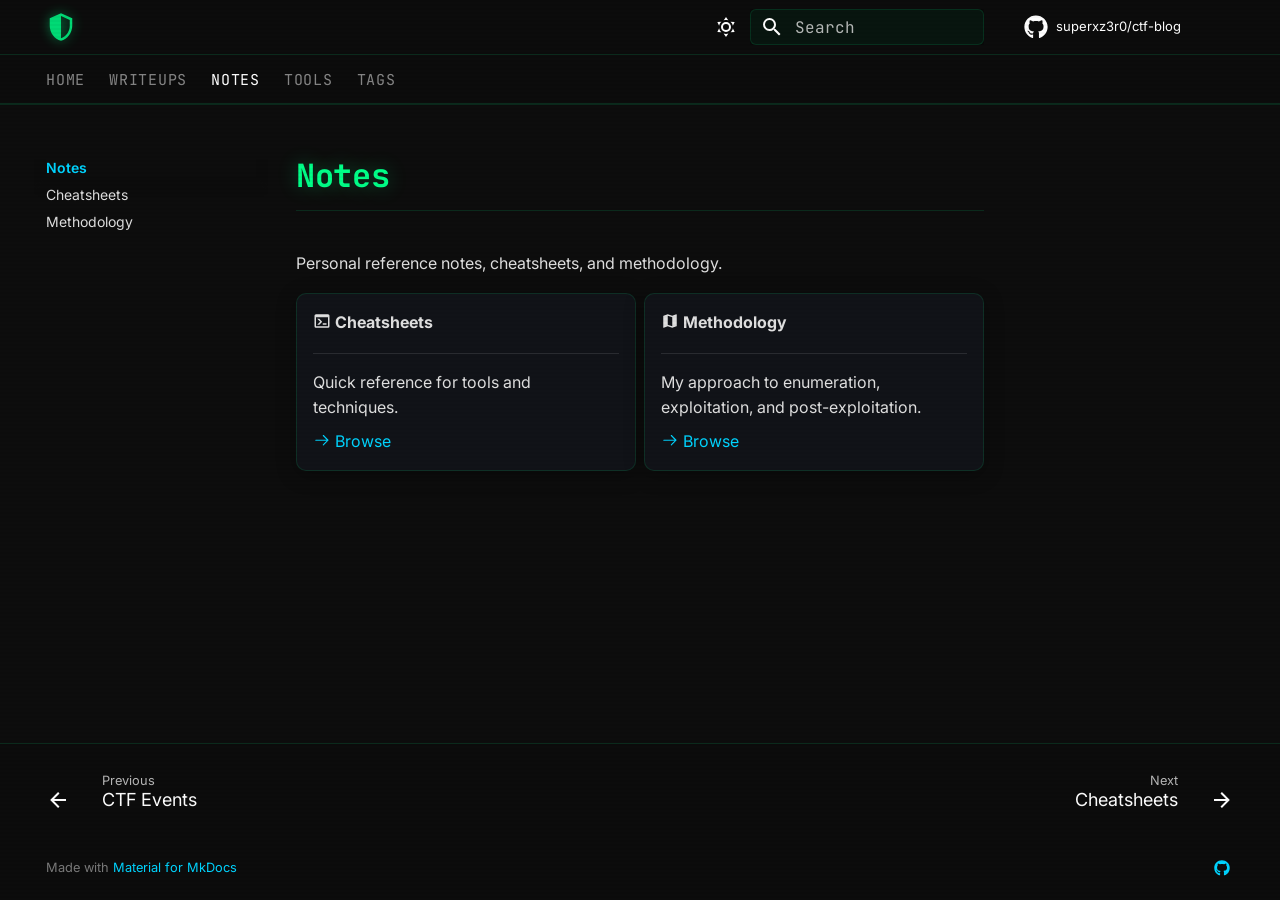
<file: notes/index.html>
<!doctype html>
<html lang="en" class="no-js">
  <head>
    
      <meta charset="utf-8">
      <meta name="viewport" content="width=device-width,initial-scale=1">
      
        <meta name="description" content="CTF writeups, notes, and hacking methodology">
      
      
        <meta name="author" content="0xffsm">
      
      
        <link rel="canonical" href="https://superxz3r0.github.io/ctf-blog/notes/">
      
      
        <link rel="prev" href="../ctf-events/">
      
      
        <link rel="next" href="cheatsheets/">
      
      
        
      
      
      <link rel="icon" href="../assets/images/favicon.png">
      <meta name="generator" content="mkdocs-1.6.1, mkdocs-material-9.7.6">
    
    
      
        <title>Notes - 0xffsm</title>
      
    
    
      <link rel="stylesheet" href="../assets/stylesheets/main.484c7ddc.min.css">
      
        
        <link rel="stylesheet" href="../assets/stylesheets/palette.ab4e12ef.min.css">
      
      


  
  
    
      
      
        
      
      
    
  
    
      
      
        
      
      
    
  
    
      
      
        
      
      
    
  
    
      
      
        
      
      
    
  
    
      
      
        
      
      
    
  
    
      
      
        
      
      
    
  
    
      
      
        
      
      
    
  
    
      
      
        
      
      
    
  
    
      
      
        
      
      
    
  
    
      
      
        
      
      
    
  
  
  <style>:root{.md-tag.md-tag--web{--md-tag-icon:url('data:image/svg+xml;charset=utf-8,%3Csvg%20xmlns%3D%22http%3A//www.w3.org/2000/svg%22%20viewBox%3D%220%200%2024%2024%22%3E%3Cpath%20d%3D%22M16.36%2014c.08-.66.14-1.32.14-2s-.06-1.34-.14-2h3.38c.16.64.26%201.31.26%202s-.1%201.36-.26%202m-5.15%205.56c.6-1.11%201.06-2.31%201.38-3.56h2.95a8.03%208.03%200%200%201-4.33%203.56M14.34%2014H9.66c-.1-.66-.16-1.32-.16-2s.06-1.35.16-2h4.68c.09.65.16%201.32.16%202s-.07%201.34-.16%202M12%2019.96c-.83-1.2-1.5-2.53-1.91-3.96h3.82c-.41%201.43-1.08%202.76-1.91%203.96M8%208H5.08A7.92%207.92%200%200%201%209.4%204.44C8.8%205.55%208.35%206.75%208%208m-2.92%208H8c.35%201.25.8%202.45%201.4%203.56A8%208%200%200%201%205.08%2016m-.82-2C4.1%2013.36%204%2012.69%204%2012s.1-1.36.26-2h3.38c-.08.66-.14%201.32-.14%202s.06%201.34.14%202M12%204.03c.83%201.2%201.5%202.54%201.91%203.97h-3.82c.41-1.43%201.08-2.77%201.91-3.97M18.92%208h-2.95a15.7%2015.7%200%200%200-1.38-3.56c1.84.63%203.37%201.9%204.33%203.56M12%202C6.47%202%202%206.5%202%2012a10%2010%200%200%200%2010%2010%2010%2010%200%200%200%2010-10A10%2010%200%200%200%2012%202%22/%3E%3C/svg%3E');}.md-tag.md-tag--pwn{--md-tag-icon:url('data:image/svg+xml;charset=utf-8,%3Csvg%20xmlns%3D%22http%3A//www.w3.org/2000/svg%22%20viewBox%3D%220%200%2024%2024%22%3E%3Cpath%20d%3D%22M17%2017H7V7h10m4%204V9h-2V7a2%202%200%200%200-2-2h-2V3h-2v2h-2V3H9v2H7c-1.11%200-2%20.89-2%202v2H3v2h2v2H3v2h2v2a2%202%200%200%200%202%202h2v2h2v-2h2v2h2v-2h2a2%202%200%200%200%202-2v-2h2v-2h-2v-2m-6%202h-2v-2h2m2-2H9v6h6z%22/%3E%3C/svg%3E');}.md-tag.md-tag--crypto{--md-tag-icon:url('data:image/svg+xml;charset=utf-8,%3Csvg%20xmlns%3D%22http%3A//www.w3.org/2000/svg%22%20viewBox%3D%220%200%2024%2024%22%3E%3Cpath%20d%3D%22M7%2014c-1.1%200-2-.9-2-2s.9-2%202-2%202%20.9%202%202-.9%202-2%202m5.6-4c-.8-2.3-3-4-5.6-4-3.3%200-6%202.7-6%206s2.7%206%206%206c2.6%200%204.8-1.7%205.6-4H16v4h4v-4h3v-4z%22/%3E%3C/svg%3E');}.md-tag.md-tag--forensics{--md-tag-icon:url('data:image/svg+xml;charset=utf-8,%3Csvg%20xmlns%3D%22http%3A//www.w3.org/2000/svg%22%20viewBox%3D%220%200%2024%2024%22%3E%3Cpath%20d%3D%22M9.5%203A6.5%206.5%200%200%201%2016%209.5c0%201.61-.59%203.09-1.56%204.23l.27.27h.79l5%205-1.5%201.5-5-5v-.79l-.27-.27A6.52%206.52%200%200%201%209.5%2016%206.5%206.5%200%200%201%203%209.5%206.5%206.5%200%200%201%209.5%203m0%202C7%205%205%207%205%209.5S7%2014%209.5%2014%2014%2012%2014%209.5%2012%205%209.5%205%22/%3E%3C/svg%3E');}.md-tag.md-tag--rev{--md-tag-icon:url('data:image/svg+xml;charset=utf-8,%3Csvg%20xmlns%3D%22http%3A//www.w3.org/2000/svg%22%20viewBox%3D%220%200%2024%2024%22%3E%3Cpath%20d%3D%22M20.5%2011H19V7a2%202%200%200%200-2-2h-4V3.5A2.5%202.5%200%200%200%2010.5%201%202.5%202.5%200%200%200%208%203.5V5H4a2%202%200%200%200-2%202v3.8h1.5c1.5%200%202.7%201.2%202.7%202.7S5%2016.2%203.5%2016.2H2V20a2%202%200%200%200%202%202h3.8v-1.5c0-1.5%201.2-2.7%202.7-2.7s2.7%201.2%202.7%202.7V22H17a2%202%200%200%200%202-2v-4h1.5a2.5%202.5%200%200%200%202.5-2.5%202.5%202.5%200%200%200-2.5-2.5%22/%3E%3C/svg%3E');}.md-tag.md-tag--linux{--md-tag-icon:url('data:image/svg+xml;charset=utf-8,%3Csvg%20xmlns%3D%22http%3A//www.w3.org/2000/svg%22%20viewBox%3D%220%200%2024%2024%22%3E%3Cpath%20d%3D%22M14.62%208.35c-.42.28-1.75%201.04-1.95%201.19-.39.31-.75.29-1.14-.01-.2-.16-1.53-.92-1.95-1.19-.48-.31-.45-.7.08-.92%201.64-.69%203.28-.64%204.91.03.49.21.51.6.05.9m7.22%207.28c-.93-2.09-2.2-3.99-3.84-5.66a4.3%204.3%200%200%201-1.06-1.88c-.1-.33-.17-.67-.24-1.01-.2-.88-.29-1.78-.7-2.61-.73-1.58-2-2.4-3.84-2.47-1.81.05-3.16.81-3.95%202.4-.21.43-.36.88-.46%201.34-.17.76-.32%201.55-.5%202.32-.15.65-.45%201.21-.96%201.71-1.61%201.57-2.9%203.37-3.88%205.35-.14.29-.28.58-.37.88-.19.66.29%201.12.99.96.44-.09.88-.18%201.3-.31.41-.15.57-.05.67.35.65%202.15%202.07%203.66%204.24%204.5%204.12%201.56%208.93-.66%209.97-4.58.07-.27.17-.37.47-.27.46.14.93.24%201.4.35.49.09.85-.16.92-.64.03-.26-.06-.49-.16-.73%22/%3E%3C/svg%3E');}.md-tag.md-tag--windows{--md-tag-icon:url('data:image/svg+xml;charset=utf-8,%3Csvg%20xmlns%3D%22http%3A//www.w3.org/2000/svg%22%20viewBox%3D%220%200%2024%2024%22%3E%3Cpath%20d%3D%22M3%2012V6.75l6-1.32v6.48zm17-9v8.75l-10%20.15V5.21zM3%2013l6%20.09v6.81l-6-1.15zm17%20.25V22l-10-1.91V13.1z%22/%3E%3C/svg%3E');}.md-tag.md-tag--easy{--md-tag-icon:url('data:image/svg+xml;charset=utf-8,%3Csvg%20xmlns%3D%22http%3A//www.w3.org/2000/svg%22%20viewBox%3D%220%200%2024%2024%22%3E%3Cpath%20d%3D%22M19.5%205.5v13h-2v-13zm-7%205v8h-2v-8zM21%204h-5v16h5zm-7%205H9v11h5zm-7%205H2v6h5z%22/%3E%3C/svg%3E');}.md-tag.md-tag--medium{--md-tag-icon:url('data:image/svg+xml;charset=utf-8,%3Csvg%20xmlns%3D%22http%3A//www.w3.org/2000/svg%22%20viewBox%3D%220%200%2024%2024%22%3E%3Cpath%20d%3D%22M19.5%205.5v13h-2v-13zM21%204h-5v16h5zm-7%205H9v11h5zm-7%205H2v6h5z%22/%3E%3C/svg%3E');}.md-tag.md-tag--hard{--md-tag-icon:url('data:image/svg+xml;charset=utf-8,%3Csvg%20xmlns%3D%22http%3A//www.w3.org/2000/svg%22%20viewBox%3D%220%200%2024%2024%22%3E%3Cpath%20d%3D%22M21%204h-5v16h5zm-7%205H9v11h5zm-7%205H2v6h5z%22/%3E%3C/svg%3E');}}</style>

    
    
      
    
    
      
        
        
        <link rel="preconnect" href="https://fonts.gstatic.com" crossorigin>
        <link rel="stylesheet" href="https://fonts.googleapis.com/css?family=Inter:300,300i,400,400i,700,700i%7CJetBrains+Mono:400,400i,700,700i&display=fallback">
        <style>:root{--md-text-font:"Inter";--md-code-font:"JetBrains Mono"}</style>
      
    
    
      <link rel="stylesheet" href="../stylesheets/extra.css">
    
    <script>__md_scope=new URL("..",location),__md_hash=e=>[...e].reduce(((e,_)=>(e<<5)-e+_.charCodeAt(0)),0),__md_get=(e,_=localStorage,t=__md_scope)=>JSON.parse(_.getItem(t.pathname+"."+e)),__md_set=(e,_,t=localStorage,a=__md_scope)=>{try{t.setItem(a.pathname+"."+e,JSON.stringify(_))}catch(e){}}</script>
    
      

    
    
  </head>
  
  
    
    
      
    
    
    
    
    <body dir="ltr" data-md-color-scheme="slate" data-md-color-primary="black" data-md-color-accent="teal">
  
    
    <input class="md-toggle" data-md-toggle="drawer" type="checkbox" id="__drawer" autocomplete="off">
    <input class="md-toggle" data-md-toggle="search" type="checkbox" id="__search" autocomplete="off">
    <label class="md-overlay" for="__drawer"></label>
    <div data-md-component="skip">
      
        
        <a href="#notes" class="md-skip">
          Skip to content
        </a>
      
    </div>
    <div data-md-component="announce">
      
    </div>
    
    
      

  

<header class="md-header md-header--shadow md-header--lifted" data-md-component="header">
  <nav class="md-header__inner md-grid" aria-label="Header">
    <a href=".." title="0xffsm" class="md-header__button md-logo" aria-label="0xffsm" data-md-component="logo">
      
  
  <svg xmlns="http://www.w3.org/2000/svg" viewBox="0 0 24 24"><path d="M21 11c0 5.55-3.84 10.74-9 12-5.16-1.26-9-6.45-9-12V5l9-4 9 4zm-9 10c3.75-1 7-5.46 7-9.78V6.3l-7-3.12z"/></svg>

    </a>
    <label class="md-header__button md-icon" for="__drawer">
      
      <svg xmlns="http://www.w3.org/2000/svg" viewBox="0 0 24 24"><path d="M3 6h18v2H3zm0 5h18v2H3zm0 5h18v2H3z"/></svg>
    </label>
    <div class="md-header__title" data-md-component="header-title">
      <div class="md-header__ellipsis">
        <div class="md-header__topic">
          <span class="md-ellipsis">
            0xffsm
          </span>
        </div>
        <div class="md-header__topic" data-md-component="header-topic">
          <span class="md-ellipsis">
            
              Notes
            
          </span>
        </div>
      </div>
    </div>
    
      
        <form class="md-header__option" data-md-component="palette">
  
    
    
    
    <input class="md-option" data-md-color-media="" data-md-color-scheme="slate" data-md-color-primary="black" data-md-color-accent="teal"  aria-label="Light mode"  type="radio" name="__palette" id="__palette_0">
    
      <label class="md-header__button md-icon" title="Light mode" for="__palette_1" hidden>
        <svg xmlns="http://www.w3.org/2000/svg" viewBox="0 0 24 24"><path d="M12 7a5 5 0 0 1 5 5 5 5 0 0 1-5 5 5 5 0 0 1-5-5 5 5 0 0 1 5-5m0 2a3 3 0 0 0-3 3 3 3 0 0 0 3 3 3 3 0 0 0 3-3 3 3 0 0 0-3-3m0-7 2.39 3.42C13.65 5.15 12.84 5 12 5s-1.65.15-2.39.42zM3.34 7l4.16-.35A7.2 7.2 0 0 0 5.94 8.5c-.44.74-.69 1.5-.83 2.29zm.02 10 1.76-3.77a7.131 7.131 0 0 0 2.38 4.14zM20.65 7l-1.77 3.79a7.02 7.02 0 0 0-2.38-4.15zm-.01 10-4.14.36c.59-.51 1.12-1.14 1.54-1.86.42-.73.69-1.5.83-2.29zM12 22l-2.41-3.44c.74.27 1.55.44 2.41.44.82 0 1.63-.17 2.37-.44z"/></svg>
      </label>
    
  
    
    
    
    <input class="md-option" data-md-color-media="" data-md-color-scheme="default" data-md-color-primary="black" data-md-color-accent="teal"  aria-label="Dark mode"  type="radio" name="__palette" id="__palette_1">
    
      <label class="md-header__button md-icon" title="Dark mode" for="__palette_0" hidden>
        <svg xmlns="http://www.w3.org/2000/svg" viewBox="0 0 24 24"><path d="m17.75 4.09-2.53 1.94.91 3.06-2.63-1.81-2.63 1.81.91-3.06-2.53-1.94L12.44 4l1.06-3 1.06 3zm3.5 6.91-1.64 1.25.59 1.98-1.7-1.17-1.7 1.17.59-1.98L15.75 11l2.06-.05L18.5 9l.69 1.95zm-2.28 4.95c.83-.08 1.72 1.1 1.19 1.85-.32.45-.66.87-1.08 1.27C15.17 23 8.84 23 4.94 19.07c-3.91-3.9-3.91-10.24 0-14.14.4-.4.82-.76 1.27-1.08.75-.53 1.93.36 1.85 1.19-.27 2.86.69 5.83 2.89 8.02a9.96 9.96 0 0 0 8.02 2.89m-1.64 2.02a12.08 12.08 0 0 1-7.8-3.47c-2.17-2.19-3.33-5-3.49-7.82-2.81 3.14-2.7 7.96.31 10.98 3.02 3.01 7.84 3.12 10.98.31"/></svg>
      </label>
    
  
</form>
      
    
    
      <script>var palette=__md_get("__palette");if(palette&&palette.color){if("(prefers-color-scheme)"===palette.color.media){var media=matchMedia("(prefers-color-scheme: light)"),input=document.querySelector(media.matches?"[data-md-color-media='(prefers-color-scheme: light)']":"[data-md-color-media='(prefers-color-scheme: dark)']");palette.color.media=input.getAttribute("data-md-color-media"),palette.color.scheme=input.getAttribute("data-md-color-scheme"),palette.color.primary=input.getAttribute("data-md-color-primary"),palette.color.accent=input.getAttribute("data-md-color-accent")}for(var[key,value]of Object.entries(palette.color))document.body.setAttribute("data-md-color-"+key,value)}</script>
    
    
    
      
      
        <label class="md-header__button md-icon" for="__search">
          
          <svg xmlns="http://www.w3.org/2000/svg" viewBox="0 0 24 24"><path d="M9.5 3A6.5 6.5 0 0 1 16 9.5c0 1.61-.59 3.09-1.56 4.23l.27.27h.79l5 5-1.5 1.5-5-5v-.79l-.27-.27A6.52 6.52 0 0 1 9.5 16 6.5 6.5 0 0 1 3 9.5 6.5 6.5 0 0 1 9.5 3m0 2C7 5 5 7 5 9.5S7 14 9.5 14 14 12 14 9.5 12 5 9.5 5"/></svg>
        </label>
        <div class="md-search" data-md-component="search" role="dialog">
  <label class="md-search__overlay" for="__search"></label>
  <div class="md-search__inner" role="search">
    <form class="md-search__form" name="search">
      <input type="text" class="md-search__input" name="query" aria-label="Search" placeholder="Search" autocapitalize="off" autocorrect="off" autocomplete="off" spellcheck="false" data-md-component="search-query" required>
      <label class="md-search__icon md-icon" for="__search">
        
        <svg xmlns="http://www.w3.org/2000/svg" viewBox="0 0 24 24"><path d="M9.5 3A6.5 6.5 0 0 1 16 9.5c0 1.61-.59 3.09-1.56 4.23l.27.27h.79l5 5-1.5 1.5-5-5v-.79l-.27-.27A6.52 6.52 0 0 1 9.5 16 6.5 6.5 0 0 1 3 9.5 6.5 6.5 0 0 1 9.5 3m0 2C7 5 5 7 5 9.5S7 14 9.5 14 14 12 14 9.5 12 5 9.5 5"/></svg>
        
        <svg xmlns="http://www.w3.org/2000/svg" viewBox="0 0 24 24"><path d="M20 11v2H8l5.5 5.5-1.42 1.42L4.16 12l7.92-7.92L13.5 5.5 8 11z"/></svg>
      </label>
      <nav class="md-search__options" aria-label="Search">
        
          <a href="javascript:void(0)" class="md-search__icon md-icon" title="Share" aria-label="Share" data-clipboard data-clipboard-text="" data-md-component="search-share" tabindex="-1">
            
            <svg xmlns="http://www.w3.org/2000/svg" viewBox="0 0 24 24"><path d="M18 16.08c-.76 0-1.44.3-1.96.77L8.91 12.7c.05-.23.09-.46.09-.7s-.04-.47-.09-.7l7.05-4.11c.54.5 1.25.81 2.04.81a3 3 0 0 0 3-3 3 3 0 0 0-3-3 3 3 0 0 0-3 3c0 .24.04.47.09.7L8.04 9.81C7.5 9.31 6.79 9 6 9a3 3 0 0 0-3 3 3 3 0 0 0 3 3c.79 0 1.5-.31 2.04-.81l7.12 4.15c-.05.21-.08.43-.08.66 0 1.61 1.31 2.91 2.92 2.91s2.92-1.3 2.92-2.91A2.92 2.92 0 0 0 18 16.08"/></svg>
          </a>
        
        <button type="reset" class="md-search__icon md-icon" title="Clear" aria-label="Clear" tabindex="-1">
          
          <svg xmlns="http://www.w3.org/2000/svg" viewBox="0 0 24 24"><path d="M19 6.41 17.59 5 12 10.59 6.41 5 5 6.41 10.59 12 5 17.59 6.41 19 12 13.41 17.59 19 19 17.59 13.41 12z"/></svg>
        </button>
      </nav>
      
        <div class="md-search__suggest" data-md-component="search-suggest"></div>
      
    </form>
    <div class="md-search__output">
      <div class="md-search__scrollwrap" tabindex="0" data-md-scrollfix>
        <div class="md-search-result" data-md-component="search-result">
          <div class="md-search-result__meta">
            Initializing search
          </div>
          <ol class="md-search-result__list" role="presentation"></ol>
        </div>
      </div>
    </div>
  </div>
</div>
      
    
    
      <div class="md-header__source">
        <a href="https://github.com/superxz3r0/ctf-blog" title="Go to repository" class="md-source" data-md-component="source">
  <div class="md-source__icon md-icon">
    
    <svg xmlns="http://www.w3.org/2000/svg" viewBox="0 0 512 512"><!--! Font Awesome Free 7.1.0 by @fontawesome - https://fontawesome.com License - https://fontawesome.com/license/free (Icons: CC BY 4.0, Fonts: SIL OFL 1.1, Code: MIT License) Copyright 2025 Fonticons, Inc.--><path d="M173.9 397.4c0 2-2.3 3.6-5.2 3.6-3.3.3-5.6-1.3-5.6-3.6 0-2 2.3-3.6 5.2-3.6 3-.3 5.6 1.3 5.6 3.6m-31.1-4.5c-.7 2 1.3 4.3 4.3 4.9 2.6 1 5.6 0 6.2-2s-1.3-4.3-4.3-5.2c-2.6-.7-5.5.3-6.2 2.3m44.2-1.7c-2.9.7-4.9 2.6-4.6 4.9.3 2 2.9 3.3 5.9 2.6 2.9-.7 4.9-2.6 4.6-4.6-.3-1.9-3-3.2-5.9-2.9M252.8 8C114.1 8 8 113.3 8 252c0 110.9 69.8 205.8 169.5 239.2 12.8 2.3 17.3-5.6 17.3-12.1 0-6.2-.3-40.4-.3-61.4 0 0-70 15-84.7-29.8 0 0-11.4-29.1-27.8-36.6 0 0-22.9-15.7 1.6-15.4 0 0 24.9 2 38.6 25.8 21.9 38.6 58.6 27.5 72.9 20.9 2.3-16 8.8-27.1 16-33.7-55.9-6.2-112.3-14.3-112.3-110.5 0-27.5 7.6-41.3 23.6-58.9-2.6-6.5-11.1-33.3 2.6-67.9 20.9-6.5 69 27 69 27 20-5.6 41.5-8.5 62.8-8.5s42.8 2.9 62.8 8.5c0 0 48.1-33.6 69-27 13.7 34.7 5.2 61.4 2.6 67.9 16 17.7 25.8 31.5 25.8 58.9 0 96.5-58.9 104.2-114.8 110.5 9.2 7.9 17 22.9 17 46.4 0 33.7-.3 75.4-.3 83.6 0 6.5 4.6 14.4 17.3 12.1C436.2 457.8 504 362.9 504 252 504 113.3 391.5 8 252.8 8M105.2 352.9c-1.3 1-1 3.3.7 5.2 1.6 1.6 3.9 2.3 5.2 1 1.3-1 1-3.3-.7-5.2-1.6-1.6-3.9-2.3-5.2-1m-10.8-8.1c-.7 1.3.3 2.9 2.3 3.9 1.6 1 3.6.7 4.3-.7.7-1.3-.3-2.9-2.3-3.9-2-.6-3.6-.3-4.3.7m32.4 35.6c-1.6 1.3-1 4.3 1.3 6.2 2.3 2.3 5.2 2.6 6.5 1 1.3-1.3.7-4.3-1.3-6.2-2.2-2.3-5.2-2.6-6.5-1m-11.4-14.7c-1.6 1-1.6 3.6 0 5.9s4.3 3.3 5.6 2.3c1.6-1.3 1.6-3.9 0-6.2-1.4-2.3-4-3.3-5.6-2"/></svg>
  </div>
  <div class="md-source__repository">
    superxz3r0/ctf-blog
  </div>
</a>
      </div>
    
  </nav>
  
    
      
<nav class="md-tabs" aria-label="Tabs" data-md-component="tabs">
  <div class="md-grid">
    <ul class="md-tabs__list">
      
        
  
  
  
  
    <li class="md-tabs__item">
      <a href=".." class="md-tabs__link">
        
  
  
    
  
  Home

      </a>
    </li>
  

      
        
  
  
  
  
    
    
      <li class="md-tabs__item">
        <a href="../writeups/" class="md-tabs__link">
          
  
  
    
  
  Writeups

        </a>
      </li>
    
  

      
        
  
  
  
    
  
  
    
    
      <li class="md-tabs__item md-tabs__item--active">
        <a href="./" class="md-tabs__link">
          
  
  
    
  
  Notes

        </a>
      </li>
    
  

      
        
  
  
  
  
    <li class="md-tabs__item">
      <a href="../tools/" class="md-tabs__link">
        
  
  
    
  
  Tools

      </a>
    </li>
  

      
        
  
  
  
  
    <li class="md-tabs__item">
      <a href="../tags/" class="md-tabs__link">
        
  
  
    
  
  Tags

      </a>
    </li>
  

      
    </ul>
  </div>
</nav>
    
  
</header>
    
    <div class="md-container" data-md-component="container">
      
      
        
      
      <main class="md-main" data-md-component="main">
        <div class="md-main__inner md-grid">
          
            
              
              <div class="md-sidebar md-sidebar--primary" data-md-component="sidebar" data-md-type="navigation" >
                <div class="md-sidebar__scrollwrap">
                  <div class="md-sidebar__inner">
                    


  


<nav class="md-nav md-nav--primary md-nav--lifted" aria-label="Navigation" data-md-level="0">
  <label class="md-nav__title" for="__drawer">
    <a href=".." title="0xffsm" class="md-nav__button md-logo" aria-label="0xffsm" data-md-component="logo">
      
  
  <svg xmlns="http://www.w3.org/2000/svg" viewBox="0 0 24 24"><path d="M21 11c0 5.55-3.84 10.74-9 12-5.16-1.26-9-6.45-9-12V5l9-4 9 4zm-9 10c3.75-1 7-5.46 7-9.78V6.3l-7-3.12z"/></svg>

    </a>
    0xffsm
  </label>
  
    <div class="md-nav__source">
      <a href="https://github.com/superxz3r0/ctf-blog" title="Go to repository" class="md-source" data-md-component="source">
  <div class="md-source__icon md-icon">
    
    <svg xmlns="http://www.w3.org/2000/svg" viewBox="0 0 512 512"><!--! Font Awesome Free 7.1.0 by @fontawesome - https://fontawesome.com License - https://fontawesome.com/license/free (Icons: CC BY 4.0, Fonts: SIL OFL 1.1, Code: MIT License) Copyright 2025 Fonticons, Inc.--><path d="M173.9 397.4c0 2-2.3 3.6-5.2 3.6-3.3.3-5.6-1.3-5.6-3.6 0-2 2.3-3.6 5.2-3.6 3-.3 5.6 1.3 5.6 3.6m-31.1-4.5c-.7 2 1.3 4.3 4.3 4.9 2.6 1 5.6 0 6.2-2s-1.3-4.3-4.3-5.2c-2.6-.7-5.5.3-6.2 2.3m44.2-1.7c-2.9.7-4.9 2.6-4.6 4.9.3 2 2.9 3.3 5.9 2.6 2.9-.7 4.9-2.6 4.6-4.6-.3-1.9-3-3.2-5.9-2.9M252.8 8C114.1 8 8 113.3 8 252c0 110.9 69.8 205.8 169.5 239.2 12.8 2.3 17.3-5.6 17.3-12.1 0-6.2-.3-40.4-.3-61.4 0 0-70 15-84.7-29.8 0 0-11.4-29.1-27.8-36.6 0 0-22.9-15.7 1.6-15.4 0 0 24.9 2 38.6 25.8 21.9 38.6 58.6 27.5 72.9 20.9 2.3-16 8.8-27.1 16-33.7-55.9-6.2-112.3-14.3-112.3-110.5 0-27.5 7.6-41.3 23.6-58.9-2.6-6.5-11.1-33.3 2.6-67.9 20.9-6.5 69 27 69 27 20-5.6 41.5-8.5 62.8-8.5s42.8 2.9 62.8 8.5c0 0 48.1-33.6 69-27 13.7 34.7 5.2 61.4 2.6 67.9 16 17.7 25.8 31.5 25.8 58.9 0 96.5-58.9 104.2-114.8 110.5 9.2 7.9 17 22.9 17 46.4 0 33.7-.3 75.4-.3 83.6 0 6.5 4.6 14.4 17.3 12.1C436.2 457.8 504 362.9 504 252 504 113.3 391.5 8 252.8 8M105.2 352.9c-1.3 1-1 3.3.7 5.2 1.6 1.6 3.9 2.3 5.2 1 1.3-1 1-3.3-.7-5.2-1.6-1.6-3.9-2.3-5.2-1m-10.8-8.1c-.7 1.3.3 2.9 2.3 3.9 1.6 1 3.6.7 4.3-.7.7-1.3-.3-2.9-2.3-3.9-2-.6-3.6-.3-4.3.7m32.4 35.6c-1.6 1.3-1 4.3 1.3 6.2 2.3 2.3 5.2 2.6 6.5 1 1.3-1.3.7-4.3-1.3-6.2-2.2-2.3-5.2-2.6-6.5-1m-11.4-14.7c-1.6 1-1.6 3.6 0 5.9s4.3 3.3 5.6 2.3c1.6-1.3 1.6-3.9 0-6.2-1.4-2.3-4-3.3-5.6-2"/></svg>
  </div>
  <div class="md-source__repository">
    superxz3r0/ctf-blog
  </div>
</a>
    </div>
  
  <ul class="md-nav__list" data-md-scrollfix>
    
      
      
  
  
  
  
    <li class="md-nav__item">
      <a href=".." class="md-nav__link">
        
  
  
  <span class="md-ellipsis">
    
  
    Home
  

    
  </span>
  
  

      </a>
    </li>
  

    
      
      
  
  
  
  
    
    
      
        
          
        
      
        
      
        
      
        
      
    
    
    
      
      
        
      
    
    
    <li class="md-nav__item md-nav__item--nested">
      
        
        
          
        
        <input class="md-nav__toggle md-toggle md-toggle--indeterminate" type="checkbox" id="__nav_2" >
        
          
          <div class="md-nav__link md-nav__container">
            <a href="../writeups/" class="md-nav__link ">
              
  
  
  <span class="md-ellipsis">
    
  
    Writeups
  

    
  </span>
  
  

            </a>
            
              
              <label class="md-nav__link " for="__nav_2" id="__nav_2_label" tabindex="0">
                <span class="md-nav__icon md-icon"></span>
              </label>
            
          </div>
        
        <nav class="md-nav" data-md-level="1" aria-labelledby="__nav_2_label" aria-expanded="false">
          <label class="md-nav__title" for="__nav_2">
            <span class="md-nav__icon md-icon"></span>
            
  
    Writeups
  

          </label>
          <ul class="md-nav__list" data-md-scrollfix>
            
              
            
              
                
  
  
  
  
    <li class="md-nav__item">
      <a href="../tryhackme/" class="md-nav__link">
        
  
  
  <span class="md-ellipsis">
    
  
    TryHackMe
  

    
  </span>
  
  

      </a>
    </li>
  

              
            
              
                
  
  
  
  
    
    
      
        
          
        
      
        
      
        
      
    
    
    
      
      
        
      
    
    
    <li class="md-nav__item md-nav__item--nested">
      
        
        
          
        
        <input class="md-nav__toggle md-toggle md-toggle--indeterminate" type="checkbox" id="__nav_2_3" >
        
          
          <div class="md-nav__link md-nav__container">
            <a href="../hackthebox/" class="md-nav__link ">
              
  
  
  <span class="md-ellipsis">
    
  
    HackTheBox
  

    
  </span>
  
  

            </a>
            
              
              <label class="md-nav__link " for="__nav_2_3" id="__nav_2_3_label" tabindex="0">
                <span class="md-nav__icon md-icon"></span>
              </label>
            
          </div>
        
        <nav class="md-nav" data-md-level="2" aria-labelledby="__nav_2_3_label" aria-expanded="false">
          <label class="md-nav__title" for="__nav_2_3">
            <span class="md-nav__icon md-icon"></span>
            
  
    HackTheBox
  

          </label>
          <ul class="md-nav__list" data-md-scrollfix>
            
              
            
              
                
  
  
  
  
    <li class="md-nav__item">
      <a href="../hackthebox/machines/" class="md-nav__link">
        
  
  
  <span class="md-ellipsis">
    
  
    Machines
  

    
  </span>
  
  

      </a>
    </li>
  

              
            
              
                
  
  
  
  
    <li class="md-nav__item">
      <a href="../hackthebox/challenges/" class="md-nav__link">
        
  
  
  <span class="md-ellipsis">
    
  
    Challenges
  

    
  </span>
  
  

      </a>
    </li>
  

              
            
          </ul>
        </nav>
      
    </li>
  

              
            
              
                
  
  
  
  
    <li class="md-nav__item">
      <a href="../ctf-events/" class="md-nav__link">
        
  
  
  <span class="md-ellipsis">
    
  
    CTF Events
  

    
  </span>
  
  

      </a>
    </li>
  

              
            
          </ul>
        </nav>
      
    </li>
  

    
      
      
  
  
    
  
  
  
    
    
      
        
          
        
      
        
      
        
      
    
    
    
      
        
        
      
      
        
      
    
    
    <li class="md-nav__item md-nav__item--active md-nav__item--section md-nav__item--nested">
      
        
        
        <input class="md-nav__toggle md-toggle " type="checkbox" id="__nav_3" checked>
        
          
          <div class="md-nav__link md-nav__container">
            <a href="./" class="md-nav__link md-nav__link--active">
              
  
  
  <span class="md-ellipsis">
    
  
    Notes
  

    
  </span>
  
  

            </a>
            
              
              <label class="md-nav__link md-nav__link--active" for="__nav_3" id="__nav_3_label" tabindex="">
                <span class="md-nav__icon md-icon"></span>
              </label>
            
          </div>
        
        <nav class="md-nav" data-md-level="1" aria-labelledby="__nav_3_label" aria-expanded="true">
          <label class="md-nav__title" for="__nav_3">
            <span class="md-nav__icon md-icon"></span>
            
  
    Notes
  

          </label>
          <ul class="md-nav__list" data-md-scrollfix>
            
              
            
              
                
  
  
  
  
    <li class="md-nav__item">
      <a href="cheatsheets/" class="md-nav__link">
        
  
  
  <span class="md-ellipsis">
    
  
    Cheatsheets
  

    
  </span>
  
  

      </a>
    </li>
  

              
            
              
                
  
  
  
  
    <li class="md-nav__item">
      <a href="methodology/" class="md-nav__link">
        
  
  
  <span class="md-ellipsis">
    
  
    Methodology
  

    
  </span>
  
  

      </a>
    </li>
  

              
            
          </ul>
        </nav>
      
    </li>
  

    
      
      
  
  
  
  
    <li class="md-nav__item">
      <a href="../tools/" class="md-nav__link">
        
  
  
  <span class="md-ellipsis">
    
  
    Tools
  

    
  </span>
  
  

      </a>
    </li>
  

    
      
      
  
  
  
  
    <li class="md-nav__item">
      <a href="../tags/" class="md-nav__link">
        
  
  
  <span class="md-ellipsis">
    
  
    Tags
  

    
  </span>
  
  

      </a>
    </li>
  

    
  </ul>
</nav>
                  </div>
                </div>
              </div>
            
            
              
              <div class="md-sidebar md-sidebar--secondary" data-md-component="sidebar" data-md-type="toc" >
                <div class="md-sidebar__scrollwrap">
                  <div class="md-sidebar__inner">
                    

  

<nav class="md-nav md-nav--secondary" aria-label="On this page">
  
  
  
    
  
  
</nav>
                  </div>
                </div>
              </div>
            
          
          
            <div class="md-content" data-md-component="content">
              
              <article class="md-content__inner md-typeset">
                
                  


  
  


<h1 id="notes">Notes<a class="headerlink" href="#notes" title="Permanent link">&para;</a></h1>
<p>Personal reference notes, cheatsheets, and methodology.</p>
<div class="grid cards">
<ul>
<li>
<p><span class="twemoji"><svg xmlns="http://www.w3.org/2000/svg" viewBox="0 0 24 24"><path d="M20 19V7H4v12zm0-16a2 2 0 0 1 2 2v14a2 2 0 0 1-2 2H4a2 2 0 0 1-2-2V5a2 2 0 0 1 2-2zm-7 14v-2h5v2zm-3.42-4L5.57 9H8.4l3.3 3.3c.39.39.39 1.03 0 1.42L8.42 17H5.59z"/></svg></span> <strong>Cheatsheets</strong></p>
<hr />
<p>Quick reference for tools and techniques.</p>
<p><a href="cheatsheets/"><span class="twemoji"><svg xmlns="http://www.w3.org/2000/svg" viewBox="0 0 24 24"><path d="M13.22 19.03a.75.75 0 0 1 0-1.06L18.19 13H3.75a.75.75 0 0 1 0-1.5h14.44l-4.97-4.97a.749.749 0 0 1 .326-1.275.75.75 0 0 1 .734.215l6.25 6.25a.75.75 0 0 1 0 1.06l-6.25 6.25a.75.75 0 0 1-1.06 0"/></svg></span> Browse</a></p>
</li>
<li>
<p><span class="twemoji"><svg xmlns="http://www.w3.org/2000/svg" viewBox="0 0 24 24"><path d="m15 19-6-2.11V5l6 2.11M20.5 3h-.16L15 5.1 9 3 3.36 4.9c-.21.07-.36.25-.36.48V20.5a.5.5 0 0 0 .5.5c.05 0 .11 0 .16-.03L9 18.9l6 2.1 5.64-1.9c.21-.1.36-.25.36-.48V3.5a.5.5 0 0 0-.5-.5"/></svg></span> <strong>Methodology</strong></p>
<hr />
<p>My approach to enumeration, exploitation, and post-exploitation.</p>
<p><a href="methodology/"><span class="twemoji"><svg xmlns="http://www.w3.org/2000/svg" viewBox="0 0 24 24"><path d="M13.22 19.03a.75.75 0 0 1 0-1.06L18.19 13H3.75a.75.75 0 0 1 0-1.5h14.44l-4.97-4.97a.749.749 0 0 1 .326-1.275.75.75 0 0 1 .734.215l6.25 6.25a.75.75 0 0 1 0 1.06l-6.25 6.25a.75.75 0 0 1-1.06 0"/></svg></span> Browse</a></p>
</li>
</ul>
</div>












                
              </article>
            </div>
          
          
<script>var target=document.getElementById(location.hash.slice(1));target&&target.name&&(target.checked=target.name.startsWith("__tabbed_"))</script>
        </div>
        
          <button type="button" class="md-top md-icon" data-md-component="top" hidden>
  
  <svg xmlns="http://www.w3.org/2000/svg" viewBox="0 0 24 24"><path d="M13 20h-2V8l-5.5 5.5-1.42-1.42L12 4.16l7.92 7.92-1.42 1.42L13 8z"/></svg>
  Back to top
</button>
        
      </main>
      
        <footer class="md-footer">
  
    
      
      <nav class="md-footer__inner md-grid" aria-label="Footer" >
        
          
          <a href="../ctf-events/" class="md-footer__link md-footer__link--prev" aria-label="Previous: CTF Events">
            <div class="md-footer__button md-icon">
              
              <svg xmlns="http://www.w3.org/2000/svg" viewBox="0 0 24 24"><path d="M20 11v2H8l5.5 5.5-1.42 1.42L4.16 12l7.92-7.92L13.5 5.5 8 11z"/></svg>
            </div>
            <div class="md-footer__title">
              <span class="md-footer__direction">
                Previous
              </span>
              <div class="md-ellipsis">
                CTF Events
              </div>
            </div>
          </a>
        
        
          
          <a href="cheatsheets/" class="md-footer__link md-footer__link--next" aria-label="Next: Cheatsheets">
            <div class="md-footer__title">
              <span class="md-footer__direction">
                Next
              </span>
              <div class="md-ellipsis">
                Cheatsheets
              </div>
            </div>
            <div class="md-footer__button md-icon">
              
              <svg xmlns="http://www.w3.org/2000/svg" viewBox="0 0 24 24"><path d="M4 11v2h12l-5.5 5.5 1.42 1.42L19.84 12l-7.92-7.92L10.5 5.5 16 11z"/></svg>
            </div>
          </a>
        
      </nav>
    
  
  <div class="md-footer-meta md-typeset">
    <div class="md-footer-meta__inner md-grid">
      <div class="md-copyright">
  
  
    Made with
    <a href="https://squidfunk.github.io/mkdocs-material/" target="_blank" rel="noopener">
      Material for MkDocs
    </a>
  
</div>
      
        
<div class="md-social">
  
    
    
    
    
    <a href="https://github.com/superxz3r0" target="_blank" rel="noopener" title="GitHub" class="md-social__link">
      <svg xmlns="http://www.w3.org/2000/svg" viewBox="0 0 512 512"><!--! Font Awesome Free 7.1.0 by @fontawesome - https://fontawesome.com License - https://fontawesome.com/license/free (Icons: CC BY 4.0, Fonts: SIL OFL 1.1, Code: MIT License) Copyright 2025 Fonticons, Inc.--><path d="M173.9 397.4c0 2-2.3 3.6-5.2 3.6-3.3.3-5.6-1.3-5.6-3.6 0-2 2.3-3.6 5.2-3.6 3-.3 5.6 1.3 5.6 3.6m-31.1-4.5c-.7 2 1.3 4.3 4.3 4.9 2.6 1 5.6 0 6.2-2s-1.3-4.3-4.3-5.2c-2.6-.7-5.5.3-6.2 2.3m44.2-1.7c-2.9.7-4.9 2.6-4.6 4.9.3 2 2.9 3.3 5.9 2.6 2.9-.7 4.9-2.6 4.6-4.6-.3-1.9-3-3.2-5.9-2.9M252.8 8C114.1 8 8 113.3 8 252c0 110.9 69.8 205.8 169.5 239.2 12.8 2.3 17.3-5.6 17.3-12.1 0-6.2-.3-40.4-.3-61.4 0 0-70 15-84.7-29.8 0 0-11.4-29.1-27.8-36.6 0 0-22.9-15.7 1.6-15.4 0 0 24.9 2 38.6 25.8 21.9 38.6 58.6 27.5 72.9 20.9 2.3-16 8.8-27.1 16-33.7-55.9-6.2-112.3-14.3-112.3-110.5 0-27.5 7.6-41.3 23.6-58.9-2.6-6.5-11.1-33.3 2.6-67.9 20.9-6.5 69 27 69 27 20-5.6 41.5-8.5 62.8-8.5s42.8 2.9 62.8 8.5c0 0 48.1-33.6 69-27 13.7 34.7 5.2 61.4 2.6 67.9 16 17.7 25.8 31.5 25.8 58.9 0 96.5-58.9 104.2-114.8 110.5 9.2 7.9 17 22.9 17 46.4 0 33.7-.3 75.4-.3 83.6 0 6.5 4.6 14.4 17.3 12.1C436.2 457.8 504 362.9 504 252 504 113.3 391.5 8 252.8 8M105.2 352.9c-1.3 1-1 3.3.7 5.2 1.6 1.6 3.9 2.3 5.2 1 1.3-1 1-3.3-.7-5.2-1.6-1.6-3.9-2.3-5.2-1m-10.8-8.1c-.7 1.3.3 2.9 2.3 3.9 1.6 1 3.6.7 4.3-.7.7-1.3-.3-2.9-2.3-3.9-2-.6-3.6-.3-4.3.7m32.4 35.6c-1.6 1.3-1 4.3 1.3 6.2 2.3 2.3 5.2 2.6 6.5 1 1.3-1.3.7-4.3-1.3-6.2-2.2-2.3-5.2-2.6-6.5-1m-11.4-14.7c-1.6 1-1.6 3.6 0 5.9s4.3 3.3 5.6 2.3c1.6-1.3 1.6-3.9 0-6.2-1.4-2.3-4-3.3-5.6-2"/></svg>
    </a>
  
</div>
      
    </div>
  </div>
</footer>
      
    </div>
    <div class="md-dialog" data-md-component="dialog">
      <div class="md-dialog__inner md-typeset"></div>
    </div>
    
    
    
      
      
      <script id="__config" type="application/json">{"annotate": null, "base": "..", "features": ["navigation.tabs", "navigation.tabs.sticky", "navigation.sections", "navigation.expand", "navigation.top", "navigation.indexes", "navigation.footer", "search.highlight", "search.suggest", "search.share", "content.code.copy", "content.code.annotate", "content.tooltips", "toc.follow", "announce.dismiss"], "search": "../assets/javascripts/workers/search.2c215733.min.js", "tags": {"Crypto": "crypto", "Easy": "easy", "Forensics": "forensics", "Hard": "hard", "Linux": "linux", "Medium": "medium", "Pwn": "pwn", "Rev": "rev", "Web": "web", "Windows": "windows"}, "translations": {"clipboard.copied": "Copied to clipboard", "clipboard.copy": "Copy to clipboard", "search.result.more.one": "1 more on this page", "search.result.more.other": "# more on this page", "search.result.none": "No matching documents", "search.result.one": "1 matching document", "search.result.other": "# matching documents", "search.result.placeholder": "Type to start searching", "search.result.term.missing": "Missing", "select.version": "Select version"}, "version": null}</script>
    
    
      <script src="../assets/javascripts/bundle.79ae519e.min.js"></script>
      
        <script src="../javascripts/extra.js"></script>
      
    
  </body>
</html>
</file>
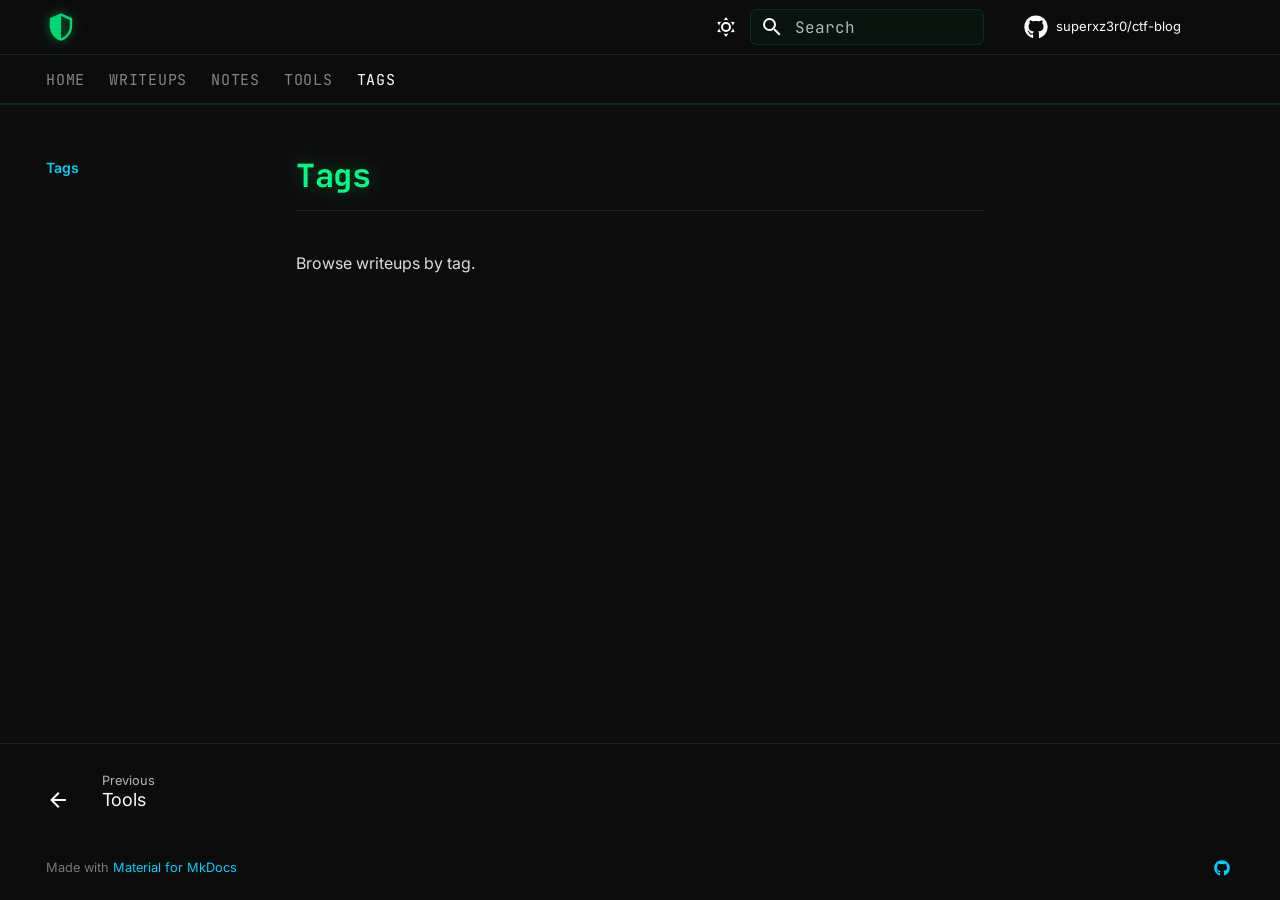
<file: tags/index.html>
<!doctype html>
<html lang="en" class="no-js">
  <head>
    
      <meta charset="utf-8">
      <meta name="viewport" content="width=device-width,initial-scale=1">
      
        <meta name="description" content="CTF writeups, notes, and hacking methodology">
      
      
        <meta name="author" content="0xffsm">
      
      
        <link rel="canonical" href="https://superxz3r0.github.io/ctf-blog/tags/">
      
      
        <link rel="prev" href="../tools/">
      
      
      
        
      
      
      <link rel="icon" href="../assets/images/favicon.png">
      <meta name="generator" content="mkdocs-1.6.1, mkdocs-material-9.7.6">
    
    
      
        <title>Tags - 0xffsm</title>
      
    
    
      <link rel="stylesheet" href="../assets/stylesheets/main.484c7ddc.min.css">
      
        
        <link rel="stylesheet" href="../assets/stylesheets/palette.ab4e12ef.min.css">
      
      


  
  
    
      
      
        
      
      
    
  
    
      
      
        
      
      
    
  
    
      
      
        
      
      
    
  
    
      
      
        
      
      
    
  
    
      
      
        
      
      
    
  
    
      
      
        
      
      
    
  
    
      
      
        
      
      
    
  
    
      
      
        
      
      
    
  
    
      
      
        
      
      
    
  
    
      
      
        
      
      
    
  
  
  <style>:root{.md-tag.md-tag--web{--md-tag-icon:url('data:image/svg+xml;charset=utf-8,%3Csvg%20xmlns%3D%22http%3A//www.w3.org/2000/svg%22%20viewBox%3D%220%200%2024%2024%22%3E%3Cpath%20d%3D%22M16.36%2014c.08-.66.14-1.32.14-2s-.06-1.34-.14-2h3.38c.16.64.26%201.31.26%202s-.1%201.36-.26%202m-5.15%205.56c.6-1.11%201.06-2.31%201.38-3.56h2.95a8.03%208.03%200%200%201-4.33%203.56M14.34%2014H9.66c-.1-.66-.16-1.32-.16-2s.06-1.35.16-2h4.68c.09.65.16%201.32.16%202s-.07%201.34-.16%202M12%2019.96c-.83-1.2-1.5-2.53-1.91-3.96h3.82c-.41%201.43-1.08%202.76-1.91%203.96M8%208H5.08A7.92%207.92%200%200%201%209.4%204.44C8.8%205.55%208.35%206.75%208%208m-2.92%208H8c.35%201.25.8%202.45%201.4%203.56A8%208%200%200%201%205.08%2016m-.82-2C4.1%2013.36%204%2012.69%204%2012s.1-1.36.26-2h3.38c-.08.66-.14%201.32-.14%202s.06%201.34.14%202M12%204.03c.83%201.2%201.5%202.54%201.91%203.97h-3.82c.41-1.43%201.08-2.77%201.91-3.97M18.92%208h-2.95a15.7%2015.7%200%200%200-1.38-3.56c1.84.63%203.37%201.9%204.33%203.56M12%202C6.47%202%202%206.5%202%2012a10%2010%200%200%200%2010%2010%2010%2010%200%200%200%2010-10A10%2010%200%200%200%2012%202%22/%3E%3C/svg%3E');}.md-tag.md-tag--pwn{--md-tag-icon:url('data:image/svg+xml;charset=utf-8,%3Csvg%20xmlns%3D%22http%3A//www.w3.org/2000/svg%22%20viewBox%3D%220%200%2024%2024%22%3E%3Cpath%20d%3D%22M17%2017H7V7h10m4%204V9h-2V7a2%202%200%200%200-2-2h-2V3h-2v2h-2V3H9v2H7c-1.11%200-2%20.89-2%202v2H3v2h2v2H3v2h2v2a2%202%200%200%200%202%202h2v2h2v-2h2v2h2v-2h2a2%202%200%200%200%202-2v-2h2v-2h-2v-2m-6%202h-2v-2h2m2-2H9v6h6z%22/%3E%3C/svg%3E');}.md-tag.md-tag--crypto{--md-tag-icon:url('data:image/svg+xml;charset=utf-8,%3Csvg%20xmlns%3D%22http%3A//www.w3.org/2000/svg%22%20viewBox%3D%220%200%2024%2024%22%3E%3Cpath%20d%3D%22M7%2014c-1.1%200-2-.9-2-2s.9-2%202-2%202%20.9%202%202-.9%202-2%202m5.6-4c-.8-2.3-3-4-5.6-4-3.3%200-6%202.7-6%206s2.7%206%206%206c2.6%200%204.8-1.7%205.6-4H16v4h4v-4h3v-4z%22/%3E%3C/svg%3E');}.md-tag.md-tag--forensics{--md-tag-icon:url('data:image/svg+xml;charset=utf-8,%3Csvg%20xmlns%3D%22http%3A//www.w3.org/2000/svg%22%20viewBox%3D%220%200%2024%2024%22%3E%3Cpath%20d%3D%22M9.5%203A6.5%206.5%200%200%201%2016%209.5c0%201.61-.59%203.09-1.56%204.23l.27.27h.79l5%205-1.5%201.5-5-5v-.79l-.27-.27A6.52%206.52%200%200%201%209.5%2016%206.5%206.5%200%200%201%203%209.5%206.5%206.5%200%200%201%209.5%203m0%202C7%205%205%207%205%209.5S7%2014%209.5%2014%2014%2012%2014%209.5%2012%205%209.5%205%22/%3E%3C/svg%3E');}.md-tag.md-tag--rev{--md-tag-icon:url('data:image/svg+xml;charset=utf-8,%3Csvg%20xmlns%3D%22http%3A//www.w3.org/2000/svg%22%20viewBox%3D%220%200%2024%2024%22%3E%3Cpath%20d%3D%22M20.5%2011H19V7a2%202%200%200%200-2-2h-4V3.5A2.5%202.5%200%200%200%2010.5%201%202.5%202.5%200%200%200%208%203.5V5H4a2%202%200%200%200-2%202v3.8h1.5c1.5%200%202.7%201.2%202.7%202.7S5%2016.2%203.5%2016.2H2V20a2%202%200%200%200%202%202h3.8v-1.5c0-1.5%201.2-2.7%202.7-2.7s2.7%201.2%202.7%202.7V22H17a2%202%200%200%200%202-2v-4h1.5a2.5%202.5%200%200%200%202.5-2.5%202.5%202.5%200%200%200-2.5-2.5%22/%3E%3C/svg%3E');}.md-tag.md-tag--linux{--md-tag-icon:url('data:image/svg+xml;charset=utf-8,%3Csvg%20xmlns%3D%22http%3A//www.w3.org/2000/svg%22%20viewBox%3D%220%200%2024%2024%22%3E%3Cpath%20d%3D%22M14.62%208.35c-.42.28-1.75%201.04-1.95%201.19-.39.31-.75.29-1.14-.01-.2-.16-1.53-.92-1.95-1.19-.48-.31-.45-.7.08-.92%201.64-.69%203.28-.64%204.91.03.49.21.51.6.05.9m7.22%207.28c-.93-2.09-2.2-3.99-3.84-5.66a4.3%204.3%200%200%201-1.06-1.88c-.1-.33-.17-.67-.24-1.01-.2-.88-.29-1.78-.7-2.61-.73-1.58-2-2.4-3.84-2.47-1.81.05-3.16.81-3.95%202.4-.21.43-.36.88-.46%201.34-.17.76-.32%201.55-.5%202.32-.15.65-.45%201.21-.96%201.71-1.61%201.57-2.9%203.37-3.88%205.35-.14.29-.28.58-.37.88-.19.66.29%201.12.99.96.44-.09.88-.18%201.3-.31.41-.15.57-.05.67.35.65%202.15%202.07%203.66%204.24%204.5%204.12%201.56%208.93-.66%209.97-4.58.07-.27.17-.37.47-.27.46.14.93.24%201.4.35.49.09.85-.16.92-.64.03-.26-.06-.49-.16-.73%22/%3E%3C/svg%3E');}.md-tag.md-tag--windows{--md-tag-icon:url('data:image/svg+xml;charset=utf-8,%3Csvg%20xmlns%3D%22http%3A//www.w3.org/2000/svg%22%20viewBox%3D%220%200%2024%2024%22%3E%3Cpath%20d%3D%22M3%2012V6.75l6-1.32v6.48zm17-9v8.75l-10%20.15V5.21zM3%2013l6%20.09v6.81l-6-1.15zm17%20.25V22l-10-1.91V13.1z%22/%3E%3C/svg%3E');}.md-tag.md-tag--easy{--md-tag-icon:url('data:image/svg+xml;charset=utf-8,%3Csvg%20xmlns%3D%22http%3A//www.w3.org/2000/svg%22%20viewBox%3D%220%200%2024%2024%22%3E%3Cpath%20d%3D%22M19.5%205.5v13h-2v-13zm-7%205v8h-2v-8zM21%204h-5v16h5zm-7%205H9v11h5zm-7%205H2v6h5z%22/%3E%3C/svg%3E');}.md-tag.md-tag--medium{--md-tag-icon:url('data:image/svg+xml;charset=utf-8,%3Csvg%20xmlns%3D%22http%3A//www.w3.org/2000/svg%22%20viewBox%3D%220%200%2024%2024%22%3E%3Cpath%20d%3D%22M19.5%205.5v13h-2v-13zM21%204h-5v16h5zm-7%205H9v11h5zm-7%205H2v6h5z%22/%3E%3C/svg%3E');}.md-tag.md-tag--hard{--md-tag-icon:url('data:image/svg+xml;charset=utf-8,%3Csvg%20xmlns%3D%22http%3A//www.w3.org/2000/svg%22%20viewBox%3D%220%200%2024%2024%22%3E%3Cpath%20d%3D%22M21%204h-5v16h5zm-7%205H9v11h5zm-7%205H2v6h5z%22/%3E%3C/svg%3E');}}</style>

    
    
      
    
    
      
        
        
        <link rel="preconnect" href="https://fonts.gstatic.com" crossorigin>
        <link rel="stylesheet" href="https://fonts.googleapis.com/css?family=Inter:300,300i,400,400i,700,700i%7CJetBrains+Mono:400,400i,700,700i&display=fallback">
        <style>:root{--md-text-font:"Inter";--md-code-font:"JetBrains Mono"}</style>
      
    
    
      <link rel="stylesheet" href="../stylesheets/extra.css">
    
    <script>__md_scope=new URL("..",location),__md_hash=e=>[...e].reduce(((e,_)=>(e<<5)-e+_.charCodeAt(0)),0),__md_get=(e,_=localStorage,t=__md_scope)=>JSON.parse(_.getItem(t.pathname+"."+e)),__md_set=(e,_,t=localStorage,a=__md_scope)=>{try{t.setItem(a.pathname+"."+e,JSON.stringify(_))}catch(e){}}</script>
    
      

    
    
  </head>
  
  
    
    
      
    
    
    
    
    <body dir="ltr" data-md-color-scheme="slate" data-md-color-primary="black" data-md-color-accent="teal">
  
    
    <input class="md-toggle" data-md-toggle="drawer" type="checkbox" id="__drawer" autocomplete="off">
    <input class="md-toggle" data-md-toggle="search" type="checkbox" id="__search" autocomplete="off">
    <label class="md-overlay" for="__drawer"></label>
    <div data-md-component="skip">
      
        
        <a href="#tags" class="md-skip">
          Skip to content
        </a>
      
    </div>
    <div data-md-component="announce">
      
    </div>
    
    
      

  

<header class="md-header md-header--shadow md-header--lifted" data-md-component="header">
  <nav class="md-header__inner md-grid" aria-label="Header">
    <a href=".." title="0xffsm" class="md-header__button md-logo" aria-label="0xffsm" data-md-component="logo">
      
  
  <svg xmlns="http://www.w3.org/2000/svg" viewBox="0 0 24 24"><path d="M21 11c0 5.55-3.84 10.74-9 12-5.16-1.26-9-6.45-9-12V5l9-4 9 4zm-9 10c3.75-1 7-5.46 7-9.78V6.3l-7-3.12z"/></svg>

    </a>
    <label class="md-header__button md-icon" for="__drawer">
      
      <svg xmlns="http://www.w3.org/2000/svg" viewBox="0 0 24 24"><path d="M3 6h18v2H3zm0 5h18v2H3zm0 5h18v2H3z"/></svg>
    </label>
    <div class="md-header__title" data-md-component="header-title">
      <div class="md-header__ellipsis">
        <div class="md-header__topic">
          <span class="md-ellipsis">
            0xffsm
          </span>
        </div>
        <div class="md-header__topic" data-md-component="header-topic">
          <span class="md-ellipsis">
            
              Tags
            
          </span>
        </div>
      </div>
    </div>
    
      
        <form class="md-header__option" data-md-component="palette">
  
    
    
    
    <input class="md-option" data-md-color-media="" data-md-color-scheme="slate" data-md-color-primary="black" data-md-color-accent="teal"  aria-label="Light mode"  type="radio" name="__palette" id="__palette_0">
    
      <label class="md-header__button md-icon" title="Light mode" for="__palette_1" hidden>
        <svg xmlns="http://www.w3.org/2000/svg" viewBox="0 0 24 24"><path d="M12 7a5 5 0 0 1 5 5 5 5 0 0 1-5 5 5 5 0 0 1-5-5 5 5 0 0 1 5-5m0 2a3 3 0 0 0-3 3 3 3 0 0 0 3 3 3 3 0 0 0 3-3 3 3 0 0 0-3-3m0-7 2.39 3.42C13.65 5.15 12.84 5 12 5s-1.65.15-2.39.42zM3.34 7l4.16-.35A7.2 7.2 0 0 0 5.94 8.5c-.44.74-.69 1.5-.83 2.29zm.02 10 1.76-3.77a7.131 7.131 0 0 0 2.38 4.14zM20.65 7l-1.77 3.79a7.02 7.02 0 0 0-2.38-4.15zm-.01 10-4.14.36c.59-.51 1.12-1.14 1.54-1.86.42-.73.69-1.5.83-2.29zM12 22l-2.41-3.44c.74.27 1.55.44 2.41.44.82 0 1.63-.17 2.37-.44z"/></svg>
      </label>
    
  
    
    
    
    <input class="md-option" data-md-color-media="" data-md-color-scheme="default" data-md-color-primary="black" data-md-color-accent="teal"  aria-label="Dark mode"  type="radio" name="__palette" id="__palette_1">
    
      <label class="md-header__button md-icon" title="Dark mode" for="__palette_0" hidden>
        <svg xmlns="http://www.w3.org/2000/svg" viewBox="0 0 24 24"><path d="m17.75 4.09-2.53 1.94.91 3.06-2.63-1.81-2.63 1.81.91-3.06-2.53-1.94L12.44 4l1.06-3 1.06 3zm3.5 6.91-1.64 1.25.59 1.98-1.7-1.17-1.7 1.17.59-1.98L15.75 11l2.06-.05L18.5 9l.69 1.95zm-2.28 4.95c.83-.08 1.72 1.1 1.19 1.85-.32.45-.66.87-1.08 1.27C15.17 23 8.84 23 4.94 19.07c-3.91-3.9-3.91-10.24 0-14.14.4-.4.82-.76 1.27-1.08.75-.53 1.93.36 1.85 1.19-.27 2.86.69 5.83 2.89 8.02a9.96 9.96 0 0 0 8.02 2.89m-1.64 2.02a12.08 12.08 0 0 1-7.8-3.47c-2.17-2.19-3.33-5-3.49-7.82-2.81 3.14-2.7 7.96.31 10.98 3.02 3.01 7.84 3.12 10.98.31"/></svg>
      </label>
    
  
</form>
      
    
    
      <script>var palette=__md_get("__palette");if(palette&&palette.color){if("(prefers-color-scheme)"===palette.color.media){var media=matchMedia("(prefers-color-scheme: light)"),input=document.querySelector(media.matches?"[data-md-color-media='(prefers-color-scheme: light)']":"[data-md-color-media='(prefers-color-scheme: dark)']");palette.color.media=input.getAttribute("data-md-color-media"),palette.color.scheme=input.getAttribute("data-md-color-scheme"),palette.color.primary=input.getAttribute("data-md-color-primary"),palette.color.accent=input.getAttribute("data-md-color-accent")}for(var[key,value]of Object.entries(palette.color))document.body.setAttribute("data-md-color-"+key,value)}</script>
    
    
    
      
      
        <label class="md-header__button md-icon" for="__search">
          
          <svg xmlns="http://www.w3.org/2000/svg" viewBox="0 0 24 24"><path d="M9.5 3A6.5 6.5 0 0 1 16 9.5c0 1.61-.59 3.09-1.56 4.23l.27.27h.79l5 5-1.5 1.5-5-5v-.79l-.27-.27A6.52 6.52 0 0 1 9.5 16 6.5 6.5 0 0 1 3 9.5 6.5 6.5 0 0 1 9.5 3m0 2C7 5 5 7 5 9.5S7 14 9.5 14 14 12 14 9.5 12 5 9.5 5"/></svg>
        </label>
        <div class="md-search" data-md-component="search" role="dialog">
  <label class="md-search__overlay" for="__search"></label>
  <div class="md-search__inner" role="search">
    <form class="md-search__form" name="search">
      <input type="text" class="md-search__input" name="query" aria-label="Search" placeholder="Search" autocapitalize="off" autocorrect="off" autocomplete="off" spellcheck="false" data-md-component="search-query" required>
      <label class="md-search__icon md-icon" for="__search">
        
        <svg xmlns="http://www.w3.org/2000/svg" viewBox="0 0 24 24"><path d="M9.5 3A6.5 6.5 0 0 1 16 9.5c0 1.61-.59 3.09-1.56 4.23l.27.27h.79l5 5-1.5 1.5-5-5v-.79l-.27-.27A6.52 6.52 0 0 1 9.5 16 6.5 6.5 0 0 1 3 9.5 6.5 6.5 0 0 1 9.5 3m0 2C7 5 5 7 5 9.5S7 14 9.5 14 14 12 14 9.5 12 5 9.5 5"/></svg>
        
        <svg xmlns="http://www.w3.org/2000/svg" viewBox="0 0 24 24"><path d="M20 11v2H8l5.5 5.5-1.42 1.42L4.16 12l7.92-7.92L13.5 5.5 8 11z"/></svg>
      </label>
      <nav class="md-search__options" aria-label="Search">
        
          <a href="javascript:void(0)" class="md-search__icon md-icon" title="Share" aria-label="Share" data-clipboard data-clipboard-text="" data-md-component="search-share" tabindex="-1">
            
            <svg xmlns="http://www.w3.org/2000/svg" viewBox="0 0 24 24"><path d="M18 16.08c-.76 0-1.44.3-1.96.77L8.91 12.7c.05-.23.09-.46.09-.7s-.04-.47-.09-.7l7.05-4.11c.54.5 1.25.81 2.04.81a3 3 0 0 0 3-3 3 3 0 0 0-3-3 3 3 0 0 0-3 3c0 .24.04.47.09.7L8.04 9.81C7.5 9.31 6.79 9 6 9a3 3 0 0 0-3 3 3 3 0 0 0 3 3c.79 0 1.5-.31 2.04-.81l7.12 4.15c-.05.21-.08.43-.08.66 0 1.61 1.31 2.91 2.92 2.91s2.92-1.3 2.92-2.91A2.92 2.92 0 0 0 18 16.08"/></svg>
          </a>
        
        <button type="reset" class="md-search__icon md-icon" title="Clear" aria-label="Clear" tabindex="-1">
          
          <svg xmlns="http://www.w3.org/2000/svg" viewBox="0 0 24 24"><path d="M19 6.41 17.59 5 12 10.59 6.41 5 5 6.41 10.59 12 5 17.59 6.41 19 12 13.41 17.59 19 19 17.59 13.41 12z"/></svg>
        </button>
      </nav>
      
        <div class="md-search__suggest" data-md-component="search-suggest"></div>
      
    </form>
    <div class="md-search__output">
      <div class="md-search__scrollwrap" tabindex="0" data-md-scrollfix>
        <div class="md-search-result" data-md-component="search-result">
          <div class="md-search-result__meta">
            Initializing search
          </div>
          <ol class="md-search-result__list" role="presentation"></ol>
        </div>
      </div>
    </div>
  </div>
</div>
      
    
    
      <div class="md-header__source">
        <a href="https://github.com/superxz3r0/ctf-blog" title="Go to repository" class="md-source" data-md-component="source">
  <div class="md-source__icon md-icon">
    
    <svg xmlns="http://www.w3.org/2000/svg" viewBox="0 0 512 512"><!--! Font Awesome Free 7.1.0 by @fontawesome - https://fontawesome.com License - https://fontawesome.com/license/free (Icons: CC BY 4.0, Fonts: SIL OFL 1.1, Code: MIT License) Copyright 2025 Fonticons, Inc.--><path d="M173.9 397.4c0 2-2.3 3.6-5.2 3.6-3.3.3-5.6-1.3-5.6-3.6 0-2 2.3-3.6 5.2-3.6 3-.3 5.6 1.3 5.6 3.6m-31.1-4.5c-.7 2 1.3 4.3 4.3 4.9 2.6 1 5.6 0 6.2-2s-1.3-4.3-4.3-5.2c-2.6-.7-5.5.3-6.2 2.3m44.2-1.7c-2.9.7-4.9 2.6-4.6 4.9.3 2 2.9 3.3 5.9 2.6 2.9-.7 4.9-2.6 4.6-4.6-.3-1.9-3-3.2-5.9-2.9M252.8 8C114.1 8 8 113.3 8 252c0 110.9 69.8 205.8 169.5 239.2 12.8 2.3 17.3-5.6 17.3-12.1 0-6.2-.3-40.4-.3-61.4 0 0-70 15-84.7-29.8 0 0-11.4-29.1-27.8-36.6 0 0-22.9-15.7 1.6-15.4 0 0 24.9 2 38.6 25.8 21.9 38.6 58.6 27.5 72.9 20.9 2.3-16 8.8-27.1 16-33.7-55.9-6.2-112.3-14.3-112.3-110.5 0-27.5 7.6-41.3 23.6-58.9-2.6-6.5-11.1-33.3 2.6-67.9 20.9-6.5 69 27 69 27 20-5.6 41.5-8.5 62.8-8.5s42.8 2.9 62.8 8.5c0 0 48.1-33.6 69-27 13.7 34.7 5.2 61.4 2.6 67.9 16 17.7 25.8 31.5 25.8 58.9 0 96.5-58.9 104.2-114.8 110.5 9.2 7.9 17 22.9 17 46.4 0 33.7-.3 75.4-.3 83.6 0 6.5 4.6 14.4 17.3 12.1C436.2 457.8 504 362.9 504 252 504 113.3 391.5 8 252.8 8M105.2 352.9c-1.3 1-1 3.3.7 5.2 1.6 1.6 3.9 2.3 5.2 1 1.3-1 1-3.3-.7-5.2-1.6-1.6-3.9-2.3-5.2-1m-10.8-8.1c-.7 1.3.3 2.9 2.3 3.9 1.6 1 3.6.7 4.3-.7.7-1.3-.3-2.9-2.3-3.9-2-.6-3.6-.3-4.3.7m32.4 35.6c-1.6 1.3-1 4.3 1.3 6.2 2.3 2.3 5.2 2.6 6.5 1 1.3-1.3.7-4.3-1.3-6.2-2.2-2.3-5.2-2.6-6.5-1m-11.4-14.7c-1.6 1-1.6 3.6 0 5.9s4.3 3.3 5.6 2.3c1.6-1.3 1.6-3.9 0-6.2-1.4-2.3-4-3.3-5.6-2"/></svg>
  </div>
  <div class="md-source__repository">
    superxz3r0/ctf-blog
  </div>
</a>
      </div>
    
  </nav>
  
    
      
<nav class="md-tabs" aria-label="Tabs" data-md-component="tabs">
  <div class="md-grid">
    <ul class="md-tabs__list">
      
        
  
  
  
  
    <li class="md-tabs__item">
      <a href=".." class="md-tabs__link">
        
  
  
    
  
  Home

      </a>
    </li>
  

      
        
  
  
  
  
    
    
      <li class="md-tabs__item">
        <a href="../writeups/" class="md-tabs__link">
          
  
  
    
  
  Writeups

        </a>
      </li>
    
  

      
        
  
  
  
  
    
    
      <li class="md-tabs__item">
        <a href="../notes/" class="md-tabs__link">
          
  
  
    
  
  Notes

        </a>
      </li>
    
  

      
        
  
  
  
  
    <li class="md-tabs__item">
      <a href="../tools/" class="md-tabs__link">
        
  
  
    
  
  Tools

      </a>
    </li>
  

      
        
  
  
  
    
  
  
    <li class="md-tabs__item md-tabs__item--active">
      <a href="./" class="md-tabs__link">
        
  
  
    
  
  Tags

      </a>
    </li>
  

      
    </ul>
  </div>
</nav>
    
  
</header>
    
    <div class="md-container" data-md-component="container">
      
      
        
      
      <main class="md-main" data-md-component="main">
        <div class="md-main__inner md-grid">
          
            
              
              <div class="md-sidebar md-sidebar--primary" data-md-component="sidebar" data-md-type="navigation" >
                <div class="md-sidebar__scrollwrap">
                  <div class="md-sidebar__inner">
                    


  


<nav class="md-nav md-nav--primary md-nav--lifted" aria-label="Navigation" data-md-level="0">
  <label class="md-nav__title" for="__drawer">
    <a href=".." title="0xffsm" class="md-nav__button md-logo" aria-label="0xffsm" data-md-component="logo">
      
  
  <svg xmlns="http://www.w3.org/2000/svg" viewBox="0 0 24 24"><path d="M21 11c0 5.55-3.84 10.74-9 12-5.16-1.26-9-6.45-9-12V5l9-4 9 4zm-9 10c3.75-1 7-5.46 7-9.78V6.3l-7-3.12z"/></svg>

    </a>
    0xffsm
  </label>
  
    <div class="md-nav__source">
      <a href="https://github.com/superxz3r0/ctf-blog" title="Go to repository" class="md-source" data-md-component="source">
  <div class="md-source__icon md-icon">
    
    <svg xmlns="http://www.w3.org/2000/svg" viewBox="0 0 512 512"><!--! Font Awesome Free 7.1.0 by @fontawesome - https://fontawesome.com License - https://fontawesome.com/license/free (Icons: CC BY 4.0, Fonts: SIL OFL 1.1, Code: MIT License) Copyright 2025 Fonticons, Inc.--><path d="M173.9 397.4c0 2-2.3 3.6-5.2 3.6-3.3.3-5.6-1.3-5.6-3.6 0-2 2.3-3.6 5.2-3.6 3-.3 5.6 1.3 5.6 3.6m-31.1-4.5c-.7 2 1.3 4.3 4.3 4.9 2.6 1 5.6 0 6.2-2s-1.3-4.3-4.3-5.2c-2.6-.7-5.5.3-6.2 2.3m44.2-1.7c-2.9.7-4.9 2.6-4.6 4.9.3 2 2.9 3.3 5.9 2.6 2.9-.7 4.9-2.6 4.6-4.6-.3-1.9-3-3.2-5.9-2.9M252.8 8C114.1 8 8 113.3 8 252c0 110.9 69.8 205.8 169.5 239.2 12.8 2.3 17.3-5.6 17.3-12.1 0-6.2-.3-40.4-.3-61.4 0 0-70 15-84.7-29.8 0 0-11.4-29.1-27.8-36.6 0 0-22.9-15.7 1.6-15.4 0 0 24.9 2 38.6 25.8 21.9 38.6 58.6 27.5 72.9 20.9 2.3-16 8.8-27.1 16-33.7-55.9-6.2-112.3-14.3-112.3-110.5 0-27.5 7.6-41.3 23.6-58.9-2.6-6.5-11.1-33.3 2.6-67.9 20.9-6.5 69 27 69 27 20-5.6 41.5-8.5 62.8-8.5s42.8 2.9 62.8 8.5c0 0 48.1-33.6 69-27 13.7 34.7 5.2 61.4 2.6 67.9 16 17.7 25.8 31.5 25.8 58.9 0 96.5-58.9 104.2-114.8 110.5 9.2 7.9 17 22.9 17 46.4 0 33.7-.3 75.4-.3 83.6 0 6.5 4.6 14.4 17.3 12.1C436.2 457.8 504 362.9 504 252 504 113.3 391.5 8 252.8 8M105.2 352.9c-1.3 1-1 3.3.7 5.2 1.6 1.6 3.9 2.3 5.2 1 1.3-1 1-3.3-.7-5.2-1.6-1.6-3.9-2.3-5.2-1m-10.8-8.1c-.7 1.3.3 2.9 2.3 3.9 1.6 1 3.6.7 4.3-.7.7-1.3-.3-2.9-2.3-3.9-2-.6-3.6-.3-4.3.7m32.4 35.6c-1.6 1.3-1 4.3 1.3 6.2 2.3 2.3 5.2 2.6 6.5 1 1.3-1.3.7-4.3-1.3-6.2-2.2-2.3-5.2-2.6-6.5-1m-11.4-14.7c-1.6 1-1.6 3.6 0 5.9s4.3 3.3 5.6 2.3c1.6-1.3 1.6-3.9 0-6.2-1.4-2.3-4-3.3-5.6-2"/></svg>
  </div>
  <div class="md-source__repository">
    superxz3r0/ctf-blog
  </div>
</a>
    </div>
  
  <ul class="md-nav__list" data-md-scrollfix>
    
      
      
  
  
  
  
    <li class="md-nav__item">
      <a href=".." class="md-nav__link">
        
  
  
  <span class="md-ellipsis">
    
  
    Home
  

    
  </span>
  
  

      </a>
    </li>
  

    
      
      
  
  
  
  
    
    
      
        
          
        
      
        
      
        
      
        
      
    
    
    
      
      
        
      
    
    
    <li class="md-nav__item md-nav__item--nested">
      
        
        
          
        
        <input class="md-nav__toggle md-toggle md-toggle--indeterminate" type="checkbox" id="__nav_2" >
        
          
          <div class="md-nav__link md-nav__container">
            <a href="../writeups/" class="md-nav__link ">
              
  
  
  <span class="md-ellipsis">
    
  
    Writeups
  

    
  </span>
  
  

            </a>
            
              
              <label class="md-nav__link " for="__nav_2" id="__nav_2_label" tabindex="0">
                <span class="md-nav__icon md-icon"></span>
              </label>
            
          </div>
        
        <nav class="md-nav" data-md-level="1" aria-labelledby="__nav_2_label" aria-expanded="false">
          <label class="md-nav__title" for="__nav_2">
            <span class="md-nav__icon md-icon"></span>
            
  
    Writeups
  

          </label>
          <ul class="md-nav__list" data-md-scrollfix>
            
              
            
              
                
  
  
  
  
    <li class="md-nav__item">
      <a href="../tryhackme/" class="md-nav__link">
        
  
  
  <span class="md-ellipsis">
    
  
    TryHackMe
  

    
  </span>
  
  

      </a>
    </li>
  

              
            
              
                
  
  
  
  
    
    
      
        
          
        
      
        
      
        
      
    
    
    
      
      
        
      
    
    
    <li class="md-nav__item md-nav__item--nested">
      
        
        
          
        
        <input class="md-nav__toggle md-toggle md-toggle--indeterminate" type="checkbox" id="__nav_2_3" >
        
          
          <div class="md-nav__link md-nav__container">
            <a href="../hackthebox/" class="md-nav__link ">
              
  
  
  <span class="md-ellipsis">
    
  
    HackTheBox
  

    
  </span>
  
  

            </a>
            
              
              <label class="md-nav__link " for="__nav_2_3" id="__nav_2_3_label" tabindex="0">
                <span class="md-nav__icon md-icon"></span>
              </label>
            
          </div>
        
        <nav class="md-nav" data-md-level="2" aria-labelledby="__nav_2_3_label" aria-expanded="false">
          <label class="md-nav__title" for="__nav_2_3">
            <span class="md-nav__icon md-icon"></span>
            
  
    HackTheBox
  

          </label>
          <ul class="md-nav__list" data-md-scrollfix>
            
              
            
              
                
  
  
  
  
    <li class="md-nav__item">
      <a href="../hackthebox/machines/" class="md-nav__link">
        
  
  
  <span class="md-ellipsis">
    
  
    Machines
  

    
  </span>
  
  

      </a>
    </li>
  

              
            
              
                
  
  
  
  
    <li class="md-nav__item">
      <a href="../hackthebox/challenges/" class="md-nav__link">
        
  
  
  <span class="md-ellipsis">
    
  
    Challenges
  

    
  </span>
  
  

      </a>
    </li>
  

              
            
          </ul>
        </nav>
      
    </li>
  

              
            
              
                
  
  
  
  
    <li class="md-nav__item">
      <a href="../ctf-events/" class="md-nav__link">
        
  
  
  <span class="md-ellipsis">
    
  
    CTF Events
  

    
  </span>
  
  

      </a>
    </li>
  

              
            
          </ul>
        </nav>
      
    </li>
  

    
      
      
  
  
  
  
    
    
      
        
          
        
      
        
      
        
      
    
    
    
      
      
        
      
    
    
    <li class="md-nav__item md-nav__item--nested">
      
        
        
          
        
        <input class="md-nav__toggle md-toggle md-toggle--indeterminate" type="checkbox" id="__nav_3" >
        
          
          <div class="md-nav__link md-nav__container">
            <a href="../notes/" class="md-nav__link ">
              
  
  
  <span class="md-ellipsis">
    
  
    Notes
  

    
  </span>
  
  

            </a>
            
              
              <label class="md-nav__link " for="__nav_3" id="__nav_3_label" tabindex="0">
                <span class="md-nav__icon md-icon"></span>
              </label>
            
          </div>
        
        <nav class="md-nav" data-md-level="1" aria-labelledby="__nav_3_label" aria-expanded="false">
          <label class="md-nav__title" for="__nav_3">
            <span class="md-nav__icon md-icon"></span>
            
  
    Notes
  

          </label>
          <ul class="md-nav__list" data-md-scrollfix>
            
              
            
              
                
  
  
  
  
    <li class="md-nav__item">
      <a href="../notes/cheatsheets/" class="md-nav__link">
        
  
  
  <span class="md-ellipsis">
    
  
    Cheatsheets
  

    
  </span>
  
  

      </a>
    </li>
  

              
            
              
                
  
  
  
  
    <li class="md-nav__item">
      <a href="../notes/methodology/" class="md-nav__link">
        
  
  
  <span class="md-ellipsis">
    
  
    Methodology
  

    
  </span>
  
  

      </a>
    </li>
  

              
            
          </ul>
        </nav>
      
    </li>
  

    
      
      
  
  
  
  
    <li class="md-nav__item">
      <a href="../tools/" class="md-nav__link">
        
  
  
  <span class="md-ellipsis">
    
  
    Tools
  

    
  </span>
  
  

      </a>
    </li>
  

    
      
      
  
  
    
  
  
  
    <li class="md-nav__item md-nav__item--active">
      
      <input class="md-nav__toggle md-toggle" type="checkbox" id="__toc">
      
      
        
      
      
      <a href="./" class="md-nav__link md-nav__link--active">
        
  
  
  <span class="md-ellipsis">
    
  
    Tags
  

    
  </span>
  
  

      </a>
      
    </li>
  

    
  </ul>
</nav>
                  </div>
                </div>
              </div>
            
            
              
              <div class="md-sidebar md-sidebar--secondary" data-md-component="sidebar" data-md-type="toc" >
                <div class="md-sidebar__scrollwrap">
                  <div class="md-sidebar__inner">
                    

  

<nav class="md-nav md-nav--secondary" aria-label="On this page">
  
  
  
    
  
  
</nav>
                  </div>
                </div>
              </div>
            
          
          
            <div class="md-content" data-md-component="content">
              
              <article class="md-content__inner md-typeset">
                
                  


  
  


<h1 id="tags">Tags<a class="headerlink" href="#tags" title="Permanent link">&para;</a></h1>
<p>Browse writeups by tag.</p>












                
              </article>
            </div>
          
          
<script>var target=document.getElementById(location.hash.slice(1));target&&target.name&&(target.checked=target.name.startsWith("__tabbed_"))</script>
        </div>
        
          <button type="button" class="md-top md-icon" data-md-component="top" hidden>
  
  <svg xmlns="http://www.w3.org/2000/svg" viewBox="0 0 24 24"><path d="M13 20h-2V8l-5.5 5.5-1.42-1.42L12 4.16l7.92 7.92-1.42 1.42L13 8z"/></svg>
  Back to top
</button>
        
      </main>
      
        <footer class="md-footer">
  
    
      
      <nav class="md-footer__inner md-grid" aria-label="Footer" >
        
          
          <a href="../tools/" class="md-footer__link md-footer__link--prev" aria-label="Previous: Tools">
            <div class="md-footer__button md-icon">
              
              <svg xmlns="http://www.w3.org/2000/svg" viewBox="0 0 24 24"><path d="M20 11v2H8l5.5 5.5-1.42 1.42L4.16 12l7.92-7.92L13.5 5.5 8 11z"/></svg>
            </div>
            <div class="md-footer__title">
              <span class="md-footer__direction">
                Previous
              </span>
              <div class="md-ellipsis">
                Tools
              </div>
            </div>
          </a>
        
        
      </nav>
    
  
  <div class="md-footer-meta md-typeset">
    <div class="md-footer-meta__inner md-grid">
      <div class="md-copyright">
  
  
    Made with
    <a href="https://squidfunk.github.io/mkdocs-material/" target="_blank" rel="noopener">
      Material for MkDocs
    </a>
  
</div>
      
        
<div class="md-social">
  
    
    
    
    
    <a href="https://github.com/superxz3r0" target="_blank" rel="noopener" title="GitHub" class="md-social__link">
      <svg xmlns="http://www.w3.org/2000/svg" viewBox="0 0 512 512"><!--! Font Awesome Free 7.1.0 by @fontawesome - https://fontawesome.com License - https://fontawesome.com/license/free (Icons: CC BY 4.0, Fonts: SIL OFL 1.1, Code: MIT License) Copyright 2025 Fonticons, Inc.--><path d="M173.9 397.4c0 2-2.3 3.6-5.2 3.6-3.3.3-5.6-1.3-5.6-3.6 0-2 2.3-3.6 5.2-3.6 3-.3 5.6 1.3 5.6 3.6m-31.1-4.5c-.7 2 1.3 4.3 4.3 4.9 2.6 1 5.6 0 6.2-2s-1.3-4.3-4.3-5.2c-2.6-.7-5.5.3-6.2 2.3m44.2-1.7c-2.9.7-4.9 2.6-4.6 4.9.3 2 2.9 3.3 5.9 2.6 2.9-.7 4.9-2.6 4.6-4.6-.3-1.9-3-3.2-5.9-2.9M252.8 8C114.1 8 8 113.3 8 252c0 110.9 69.8 205.8 169.5 239.2 12.8 2.3 17.3-5.6 17.3-12.1 0-6.2-.3-40.4-.3-61.4 0 0-70 15-84.7-29.8 0 0-11.4-29.1-27.8-36.6 0 0-22.9-15.7 1.6-15.4 0 0 24.9 2 38.6 25.8 21.9 38.6 58.6 27.5 72.9 20.9 2.3-16 8.8-27.1 16-33.7-55.9-6.2-112.3-14.3-112.3-110.5 0-27.5 7.6-41.3 23.6-58.9-2.6-6.5-11.1-33.3 2.6-67.9 20.9-6.5 69 27 69 27 20-5.6 41.5-8.5 62.8-8.5s42.8 2.9 62.8 8.5c0 0 48.1-33.6 69-27 13.7 34.7 5.2 61.4 2.6 67.9 16 17.7 25.8 31.5 25.8 58.9 0 96.5-58.9 104.2-114.8 110.5 9.2 7.9 17 22.9 17 46.4 0 33.7-.3 75.4-.3 83.6 0 6.5 4.6 14.4 17.3 12.1C436.2 457.8 504 362.9 504 252 504 113.3 391.5 8 252.8 8M105.2 352.9c-1.3 1-1 3.3.7 5.2 1.6 1.6 3.9 2.3 5.2 1 1.3-1 1-3.3-.7-5.2-1.6-1.6-3.9-2.3-5.2-1m-10.8-8.1c-.7 1.3.3 2.9 2.3 3.9 1.6 1 3.6.7 4.3-.7.7-1.3-.3-2.9-2.3-3.9-2-.6-3.6-.3-4.3.7m32.4 35.6c-1.6 1.3-1 4.3 1.3 6.2 2.3 2.3 5.2 2.6 6.5 1 1.3-1.3.7-4.3-1.3-6.2-2.2-2.3-5.2-2.6-6.5-1m-11.4-14.7c-1.6 1-1.6 3.6 0 5.9s4.3 3.3 5.6 2.3c1.6-1.3 1.6-3.9 0-6.2-1.4-2.3-4-3.3-5.6-2"/></svg>
    </a>
  
</div>
      
    </div>
  </div>
</footer>
      
    </div>
    <div class="md-dialog" data-md-component="dialog">
      <div class="md-dialog__inner md-typeset"></div>
    </div>
    
    
    
      
      
      <script id="__config" type="application/json">{"annotate": null, "base": "..", "features": ["navigation.tabs", "navigation.tabs.sticky", "navigation.sections", "navigation.expand", "navigation.top", "navigation.indexes", "navigation.footer", "search.highlight", "search.suggest", "search.share", "content.code.copy", "content.code.annotate", "content.tooltips", "toc.follow", "announce.dismiss"], "search": "../assets/javascripts/workers/search.2c215733.min.js", "tags": {"Crypto": "crypto", "Easy": "easy", "Forensics": "forensics", "Hard": "hard", "Linux": "linux", "Medium": "medium", "Pwn": "pwn", "Rev": "rev", "Web": "web", "Windows": "windows"}, "translations": {"clipboard.copied": "Copied to clipboard", "clipboard.copy": "Copy to clipboard", "search.result.more.one": "1 more on this page", "search.result.more.other": "# more on this page", "search.result.none": "No matching documents", "search.result.one": "1 matching document", "search.result.other": "# matching documents", "search.result.placeholder": "Type to start searching", "search.result.term.missing": "Missing", "select.version": "Select version"}, "version": null}</script>
    
    
      <script src="../assets/javascripts/bundle.79ae519e.min.js"></script>
      
        <script src="../javascripts/extra.js"></script>
      
    
  </body>
</html>
</file>
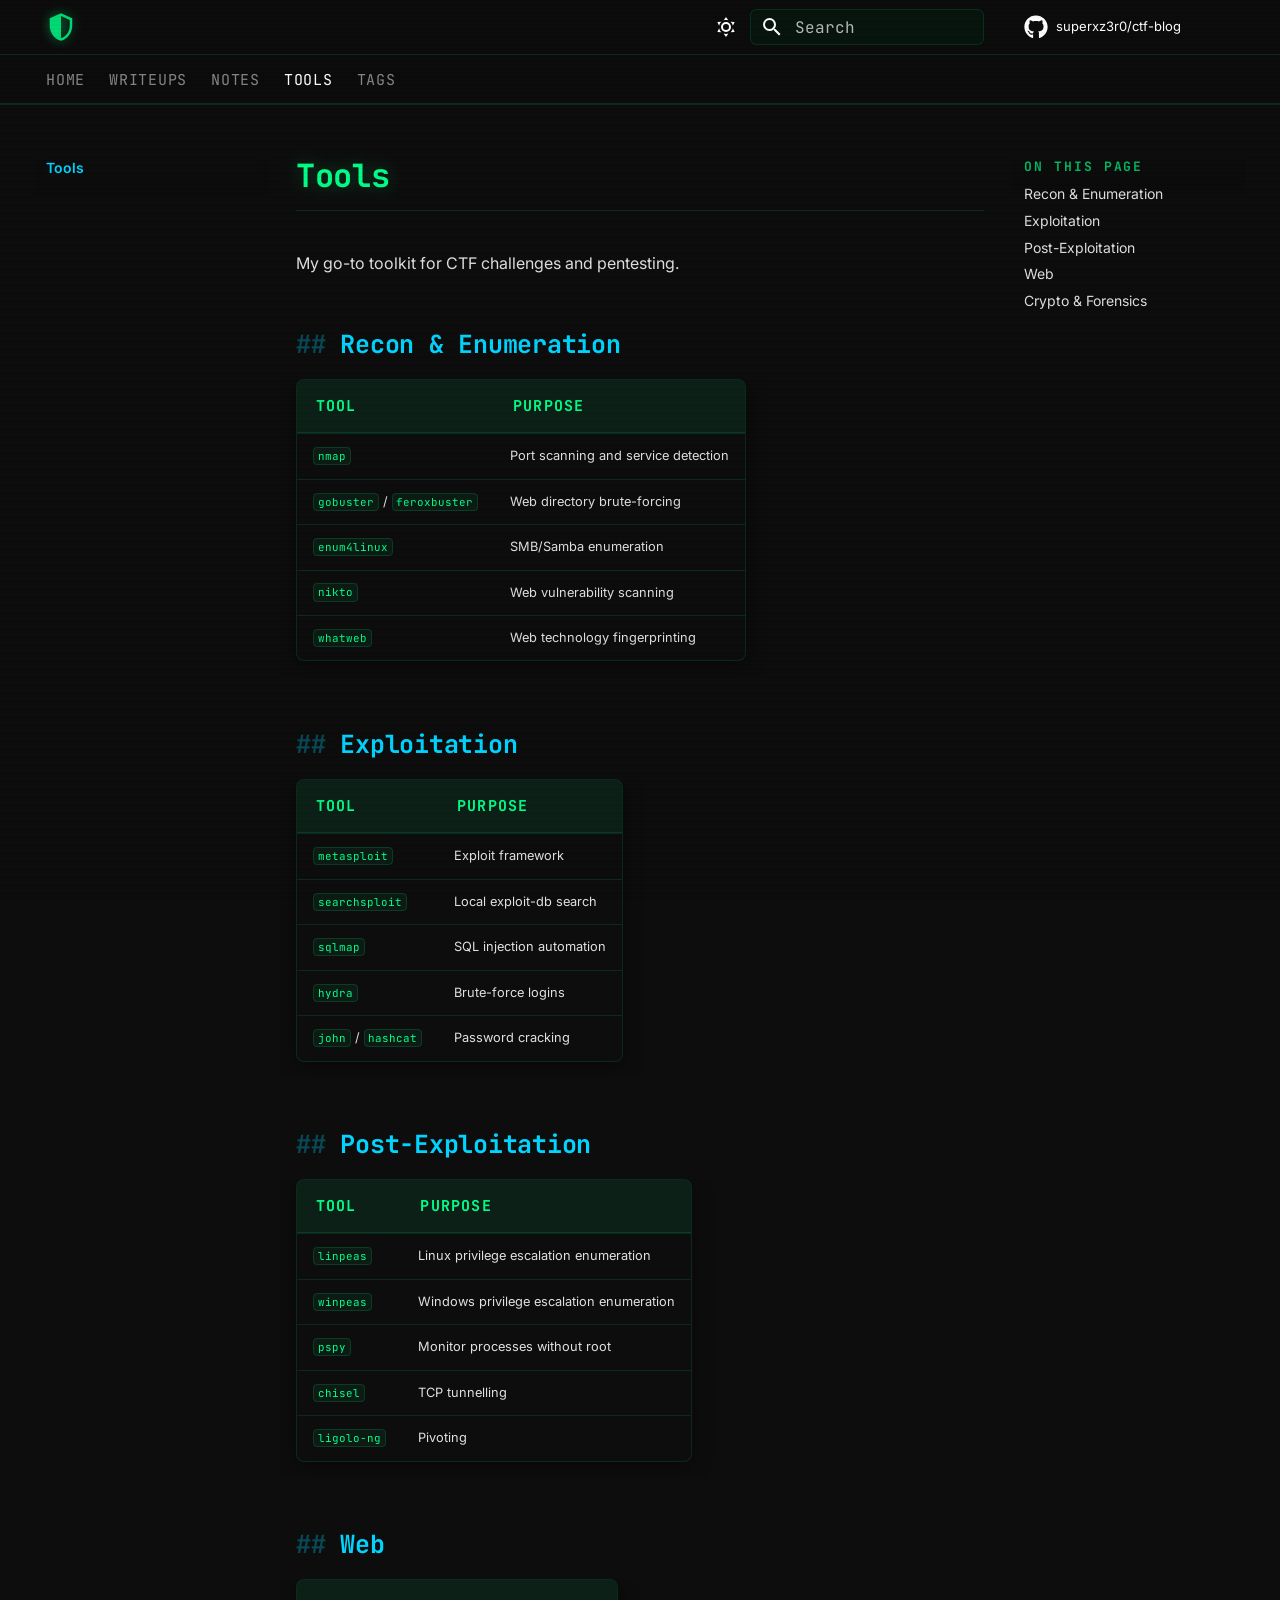
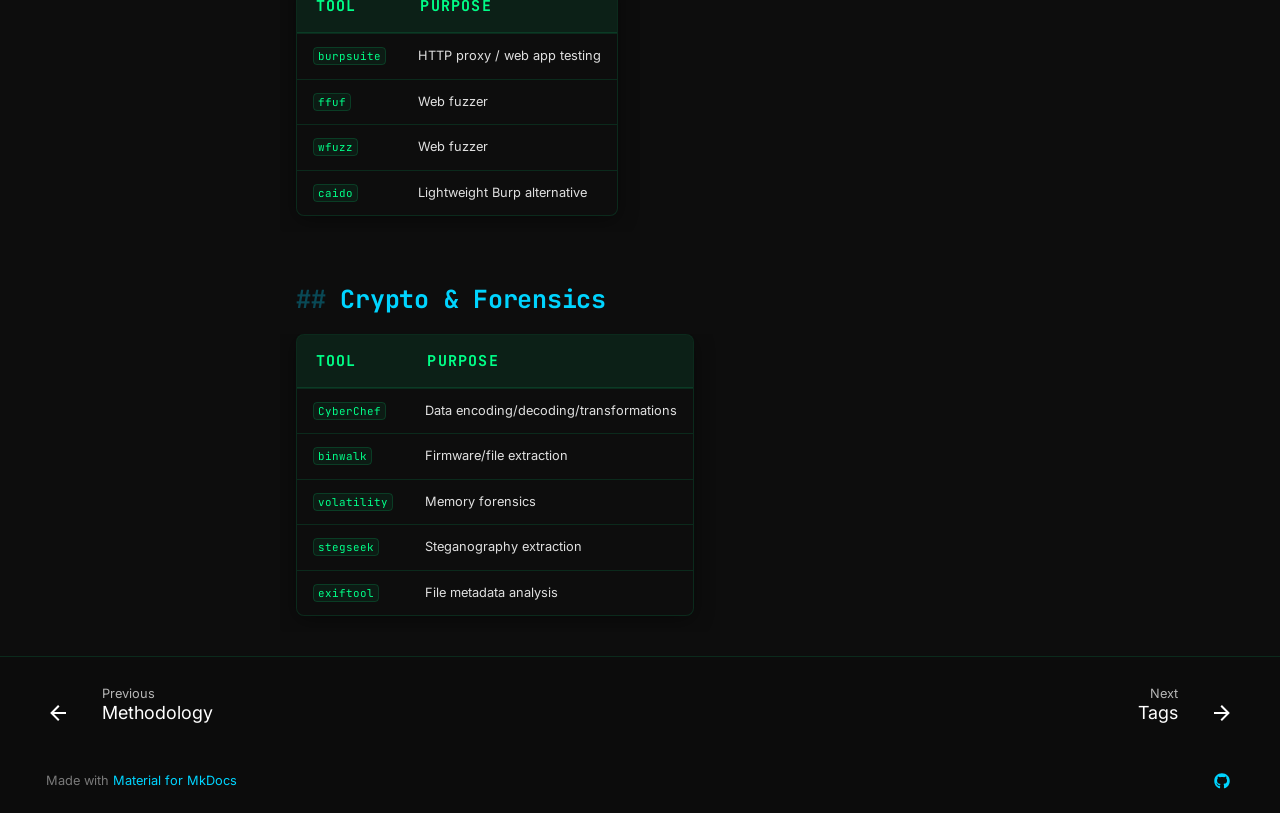
<file: tools/index.html>
<!doctype html>
<html lang="en" class="no-js">
  <head>
    
      <meta charset="utf-8">
      <meta name="viewport" content="width=device-width,initial-scale=1">
      
        <meta name="description" content="CTF writeups, notes, and hacking methodology">
      
      
        <meta name="author" content="0xffsm">
      
      
        <link rel="canonical" href="https://superxz3r0.github.io/ctf-blog/tools/">
      
      
        <link rel="prev" href="../notes/methodology/">
      
      
        <link rel="next" href="../tags/">
      
      
        
      
      
      <link rel="icon" href="../assets/images/favicon.png">
      <meta name="generator" content="mkdocs-1.6.1, mkdocs-material-9.7.6">
    
    
      
        <title>Tools - 0xffsm</title>
      
    
    
      <link rel="stylesheet" href="../assets/stylesheets/main.484c7ddc.min.css">
      
        
        <link rel="stylesheet" href="../assets/stylesheets/palette.ab4e12ef.min.css">
      
      


  
  
    
      
      
        
      
      
    
  
    
      
      
        
      
      
    
  
    
      
      
        
      
      
    
  
    
      
      
        
      
      
    
  
    
      
      
        
      
      
    
  
    
      
      
        
      
      
    
  
    
      
      
        
      
      
    
  
    
      
      
        
      
      
    
  
    
      
      
        
      
      
    
  
    
      
      
        
      
      
    
  
  
  <style>:root{.md-tag.md-tag--web{--md-tag-icon:url('data:image/svg+xml;charset=utf-8,%3Csvg%20xmlns%3D%22http%3A//www.w3.org/2000/svg%22%20viewBox%3D%220%200%2024%2024%22%3E%3Cpath%20d%3D%22M16.36%2014c.08-.66.14-1.32.14-2s-.06-1.34-.14-2h3.38c.16.64.26%201.31.26%202s-.1%201.36-.26%202m-5.15%205.56c.6-1.11%201.06-2.31%201.38-3.56h2.95a8.03%208.03%200%200%201-4.33%203.56M14.34%2014H9.66c-.1-.66-.16-1.32-.16-2s.06-1.35.16-2h4.68c.09.65.16%201.32.16%202s-.07%201.34-.16%202M12%2019.96c-.83-1.2-1.5-2.53-1.91-3.96h3.82c-.41%201.43-1.08%202.76-1.91%203.96M8%208H5.08A7.92%207.92%200%200%201%209.4%204.44C8.8%205.55%208.35%206.75%208%208m-2.92%208H8c.35%201.25.8%202.45%201.4%203.56A8%208%200%200%201%205.08%2016m-.82-2C4.1%2013.36%204%2012.69%204%2012s.1-1.36.26-2h3.38c-.08.66-.14%201.32-.14%202s.06%201.34.14%202M12%204.03c.83%201.2%201.5%202.54%201.91%203.97h-3.82c.41-1.43%201.08-2.77%201.91-3.97M18.92%208h-2.95a15.7%2015.7%200%200%200-1.38-3.56c1.84.63%203.37%201.9%204.33%203.56M12%202C6.47%202%202%206.5%202%2012a10%2010%200%200%200%2010%2010%2010%2010%200%200%200%2010-10A10%2010%200%200%200%2012%202%22/%3E%3C/svg%3E');}.md-tag.md-tag--pwn{--md-tag-icon:url('data:image/svg+xml;charset=utf-8,%3Csvg%20xmlns%3D%22http%3A//www.w3.org/2000/svg%22%20viewBox%3D%220%200%2024%2024%22%3E%3Cpath%20d%3D%22M17%2017H7V7h10m4%204V9h-2V7a2%202%200%200%200-2-2h-2V3h-2v2h-2V3H9v2H7c-1.11%200-2%20.89-2%202v2H3v2h2v2H3v2h2v2a2%202%200%200%200%202%202h2v2h2v-2h2v2h2v-2h2a2%202%200%200%200%202-2v-2h2v-2h-2v-2m-6%202h-2v-2h2m2-2H9v6h6z%22/%3E%3C/svg%3E');}.md-tag.md-tag--crypto{--md-tag-icon:url('data:image/svg+xml;charset=utf-8,%3Csvg%20xmlns%3D%22http%3A//www.w3.org/2000/svg%22%20viewBox%3D%220%200%2024%2024%22%3E%3Cpath%20d%3D%22M7%2014c-1.1%200-2-.9-2-2s.9-2%202-2%202%20.9%202%202-.9%202-2%202m5.6-4c-.8-2.3-3-4-5.6-4-3.3%200-6%202.7-6%206s2.7%206%206%206c2.6%200%204.8-1.7%205.6-4H16v4h4v-4h3v-4z%22/%3E%3C/svg%3E');}.md-tag.md-tag--forensics{--md-tag-icon:url('data:image/svg+xml;charset=utf-8,%3Csvg%20xmlns%3D%22http%3A//www.w3.org/2000/svg%22%20viewBox%3D%220%200%2024%2024%22%3E%3Cpath%20d%3D%22M9.5%203A6.5%206.5%200%200%201%2016%209.5c0%201.61-.59%203.09-1.56%204.23l.27.27h.79l5%205-1.5%201.5-5-5v-.79l-.27-.27A6.52%206.52%200%200%201%209.5%2016%206.5%206.5%200%200%201%203%209.5%206.5%206.5%200%200%201%209.5%203m0%202C7%205%205%207%205%209.5S7%2014%209.5%2014%2014%2012%2014%209.5%2012%205%209.5%205%22/%3E%3C/svg%3E');}.md-tag.md-tag--rev{--md-tag-icon:url('data:image/svg+xml;charset=utf-8,%3Csvg%20xmlns%3D%22http%3A//www.w3.org/2000/svg%22%20viewBox%3D%220%200%2024%2024%22%3E%3Cpath%20d%3D%22M20.5%2011H19V7a2%202%200%200%200-2-2h-4V3.5A2.5%202.5%200%200%200%2010.5%201%202.5%202.5%200%200%200%208%203.5V5H4a2%202%200%200%200-2%202v3.8h1.5c1.5%200%202.7%201.2%202.7%202.7S5%2016.2%203.5%2016.2H2V20a2%202%200%200%200%202%202h3.8v-1.5c0-1.5%201.2-2.7%202.7-2.7s2.7%201.2%202.7%202.7V22H17a2%202%200%200%200%202-2v-4h1.5a2.5%202.5%200%200%200%202.5-2.5%202.5%202.5%200%200%200-2.5-2.5%22/%3E%3C/svg%3E');}.md-tag.md-tag--linux{--md-tag-icon:url('data:image/svg+xml;charset=utf-8,%3Csvg%20xmlns%3D%22http%3A//www.w3.org/2000/svg%22%20viewBox%3D%220%200%2024%2024%22%3E%3Cpath%20d%3D%22M14.62%208.35c-.42.28-1.75%201.04-1.95%201.19-.39.31-.75.29-1.14-.01-.2-.16-1.53-.92-1.95-1.19-.48-.31-.45-.7.08-.92%201.64-.69%203.28-.64%204.91.03.49.21.51.6.05.9m7.22%207.28c-.93-2.09-2.2-3.99-3.84-5.66a4.3%204.3%200%200%201-1.06-1.88c-.1-.33-.17-.67-.24-1.01-.2-.88-.29-1.78-.7-2.61-.73-1.58-2-2.4-3.84-2.47-1.81.05-3.16.81-3.95%202.4-.21.43-.36.88-.46%201.34-.17.76-.32%201.55-.5%202.32-.15.65-.45%201.21-.96%201.71-1.61%201.57-2.9%203.37-3.88%205.35-.14.29-.28.58-.37.88-.19.66.29%201.12.99.96.44-.09.88-.18%201.3-.31.41-.15.57-.05.67.35.65%202.15%202.07%203.66%204.24%204.5%204.12%201.56%208.93-.66%209.97-4.58.07-.27.17-.37.47-.27.46.14.93.24%201.4.35.49.09.85-.16.92-.64.03-.26-.06-.49-.16-.73%22/%3E%3C/svg%3E');}.md-tag.md-tag--windows{--md-tag-icon:url('data:image/svg+xml;charset=utf-8,%3Csvg%20xmlns%3D%22http%3A//www.w3.org/2000/svg%22%20viewBox%3D%220%200%2024%2024%22%3E%3Cpath%20d%3D%22M3%2012V6.75l6-1.32v6.48zm17-9v8.75l-10%20.15V5.21zM3%2013l6%20.09v6.81l-6-1.15zm17%20.25V22l-10-1.91V13.1z%22/%3E%3C/svg%3E');}.md-tag.md-tag--easy{--md-tag-icon:url('data:image/svg+xml;charset=utf-8,%3Csvg%20xmlns%3D%22http%3A//www.w3.org/2000/svg%22%20viewBox%3D%220%200%2024%2024%22%3E%3Cpath%20d%3D%22M19.5%205.5v13h-2v-13zm-7%205v8h-2v-8zM21%204h-5v16h5zm-7%205H9v11h5zm-7%205H2v6h5z%22/%3E%3C/svg%3E');}.md-tag.md-tag--medium{--md-tag-icon:url('data:image/svg+xml;charset=utf-8,%3Csvg%20xmlns%3D%22http%3A//www.w3.org/2000/svg%22%20viewBox%3D%220%200%2024%2024%22%3E%3Cpath%20d%3D%22M19.5%205.5v13h-2v-13zM21%204h-5v16h5zm-7%205H9v11h5zm-7%205H2v6h5z%22/%3E%3C/svg%3E');}.md-tag.md-tag--hard{--md-tag-icon:url('data:image/svg+xml;charset=utf-8,%3Csvg%20xmlns%3D%22http%3A//www.w3.org/2000/svg%22%20viewBox%3D%220%200%2024%2024%22%3E%3Cpath%20d%3D%22M21%204h-5v16h5zm-7%205H9v11h5zm-7%205H2v6h5z%22/%3E%3C/svg%3E');}}</style>

    
    
      
    
    
      
        
        
        <link rel="preconnect" href="https://fonts.gstatic.com" crossorigin>
        <link rel="stylesheet" href="https://fonts.googleapis.com/css?family=Inter:300,300i,400,400i,700,700i%7CJetBrains+Mono:400,400i,700,700i&display=fallback">
        <style>:root{--md-text-font:"Inter";--md-code-font:"JetBrains Mono"}</style>
      
    
    
      <link rel="stylesheet" href="../stylesheets/extra.css">
    
    <script>__md_scope=new URL("..",location),__md_hash=e=>[...e].reduce(((e,_)=>(e<<5)-e+_.charCodeAt(0)),0),__md_get=(e,_=localStorage,t=__md_scope)=>JSON.parse(_.getItem(t.pathname+"."+e)),__md_set=(e,_,t=localStorage,a=__md_scope)=>{try{t.setItem(a.pathname+"."+e,JSON.stringify(_))}catch(e){}}</script>
    
      

    
    
  </head>
  
  
    
    
      
    
    
    
    
    <body dir="ltr" data-md-color-scheme="slate" data-md-color-primary="black" data-md-color-accent="teal">
  
    
    <input class="md-toggle" data-md-toggle="drawer" type="checkbox" id="__drawer" autocomplete="off">
    <input class="md-toggle" data-md-toggle="search" type="checkbox" id="__search" autocomplete="off">
    <label class="md-overlay" for="__drawer"></label>
    <div data-md-component="skip">
      
        
        <a href="#tools" class="md-skip">
          Skip to content
        </a>
      
    </div>
    <div data-md-component="announce">
      
    </div>
    
    
      

  

<header class="md-header md-header--shadow md-header--lifted" data-md-component="header">
  <nav class="md-header__inner md-grid" aria-label="Header">
    <a href=".." title="0xffsm" class="md-header__button md-logo" aria-label="0xffsm" data-md-component="logo">
      
  
  <svg xmlns="http://www.w3.org/2000/svg" viewBox="0 0 24 24"><path d="M21 11c0 5.55-3.84 10.74-9 12-5.16-1.26-9-6.45-9-12V5l9-4 9 4zm-9 10c3.75-1 7-5.46 7-9.78V6.3l-7-3.12z"/></svg>

    </a>
    <label class="md-header__button md-icon" for="__drawer">
      
      <svg xmlns="http://www.w3.org/2000/svg" viewBox="0 0 24 24"><path d="M3 6h18v2H3zm0 5h18v2H3zm0 5h18v2H3z"/></svg>
    </label>
    <div class="md-header__title" data-md-component="header-title">
      <div class="md-header__ellipsis">
        <div class="md-header__topic">
          <span class="md-ellipsis">
            0xffsm
          </span>
        </div>
        <div class="md-header__topic" data-md-component="header-topic">
          <span class="md-ellipsis">
            
              Tools
            
          </span>
        </div>
      </div>
    </div>
    
      
        <form class="md-header__option" data-md-component="palette">
  
    
    
    
    <input class="md-option" data-md-color-media="" data-md-color-scheme="slate" data-md-color-primary="black" data-md-color-accent="teal"  aria-label="Light mode"  type="radio" name="__palette" id="__palette_0">
    
      <label class="md-header__button md-icon" title="Light mode" for="__palette_1" hidden>
        <svg xmlns="http://www.w3.org/2000/svg" viewBox="0 0 24 24"><path d="M12 7a5 5 0 0 1 5 5 5 5 0 0 1-5 5 5 5 0 0 1-5-5 5 5 0 0 1 5-5m0 2a3 3 0 0 0-3 3 3 3 0 0 0 3 3 3 3 0 0 0 3-3 3 3 0 0 0-3-3m0-7 2.39 3.42C13.65 5.15 12.84 5 12 5s-1.65.15-2.39.42zM3.34 7l4.16-.35A7.2 7.2 0 0 0 5.94 8.5c-.44.74-.69 1.5-.83 2.29zm.02 10 1.76-3.77a7.131 7.131 0 0 0 2.38 4.14zM20.65 7l-1.77 3.79a7.02 7.02 0 0 0-2.38-4.15zm-.01 10-4.14.36c.59-.51 1.12-1.14 1.54-1.86.42-.73.69-1.5.83-2.29zM12 22l-2.41-3.44c.74.27 1.55.44 2.41.44.82 0 1.63-.17 2.37-.44z"/></svg>
      </label>
    
  
    
    
    
    <input class="md-option" data-md-color-media="" data-md-color-scheme="default" data-md-color-primary="black" data-md-color-accent="teal"  aria-label="Dark mode"  type="radio" name="__palette" id="__palette_1">
    
      <label class="md-header__button md-icon" title="Dark mode" for="__palette_0" hidden>
        <svg xmlns="http://www.w3.org/2000/svg" viewBox="0 0 24 24"><path d="m17.75 4.09-2.53 1.94.91 3.06-2.63-1.81-2.63 1.81.91-3.06-2.53-1.94L12.44 4l1.06-3 1.06 3zm3.5 6.91-1.64 1.25.59 1.98-1.7-1.17-1.7 1.17.59-1.98L15.75 11l2.06-.05L18.5 9l.69 1.95zm-2.28 4.95c.83-.08 1.72 1.1 1.19 1.85-.32.45-.66.87-1.08 1.27C15.17 23 8.84 23 4.94 19.07c-3.91-3.9-3.91-10.24 0-14.14.4-.4.82-.76 1.27-1.08.75-.53 1.93.36 1.85 1.19-.27 2.86.69 5.83 2.89 8.02a9.96 9.96 0 0 0 8.02 2.89m-1.64 2.02a12.08 12.08 0 0 1-7.8-3.47c-2.17-2.19-3.33-5-3.49-7.82-2.81 3.14-2.7 7.96.31 10.98 3.02 3.01 7.84 3.12 10.98.31"/></svg>
      </label>
    
  
</form>
      
    
    
      <script>var palette=__md_get("__palette");if(palette&&palette.color){if("(prefers-color-scheme)"===palette.color.media){var media=matchMedia("(prefers-color-scheme: light)"),input=document.querySelector(media.matches?"[data-md-color-media='(prefers-color-scheme: light)']":"[data-md-color-media='(prefers-color-scheme: dark)']");palette.color.media=input.getAttribute("data-md-color-media"),palette.color.scheme=input.getAttribute("data-md-color-scheme"),palette.color.primary=input.getAttribute("data-md-color-primary"),palette.color.accent=input.getAttribute("data-md-color-accent")}for(var[key,value]of Object.entries(palette.color))document.body.setAttribute("data-md-color-"+key,value)}</script>
    
    
    
      
      
        <label class="md-header__button md-icon" for="__search">
          
          <svg xmlns="http://www.w3.org/2000/svg" viewBox="0 0 24 24"><path d="M9.5 3A6.5 6.5 0 0 1 16 9.5c0 1.61-.59 3.09-1.56 4.23l.27.27h.79l5 5-1.5 1.5-5-5v-.79l-.27-.27A6.52 6.52 0 0 1 9.5 16 6.5 6.5 0 0 1 3 9.5 6.5 6.5 0 0 1 9.5 3m0 2C7 5 5 7 5 9.5S7 14 9.5 14 14 12 14 9.5 12 5 9.5 5"/></svg>
        </label>
        <div class="md-search" data-md-component="search" role="dialog">
  <label class="md-search__overlay" for="__search"></label>
  <div class="md-search__inner" role="search">
    <form class="md-search__form" name="search">
      <input type="text" class="md-search__input" name="query" aria-label="Search" placeholder="Search" autocapitalize="off" autocorrect="off" autocomplete="off" spellcheck="false" data-md-component="search-query" required>
      <label class="md-search__icon md-icon" for="__search">
        
        <svg xmlns="http://www.w3.org/2000/svg" viewBox="0 0 24 24"><path d="M9.5 3A6.5 6.5 0 0 1 16 9.5c0 1.61-.59 3.09-1.56 4.23l.27.27h.79l5 5-1.5 1.5-5-5v-.79l-.27-.27A6.52 6.52 0 0 1 9.5 16 6.5 6.5 0 0 1 3 9.5 6.5 6.5 0 0 1 9.5 3m0 2C7 5 5 7 5 9.5S7 14 9.5 14 14 12 14 9.5 12 5 9.5 5"/></svg>
        
        <svg xmlns="http://www.w3.org/2000/svg" viewBox="0 0 24 24"><path d="M20 11v2H8l5.5 5.5-1.42 1.42L4.16 12l7.92-7.92L13.5 5.5 8 11z"/></svg>
      </label>
      <nav class="md-search__options" aria-label="Search">
        
          <a href="javascript:void(0)" class="md-search__icon md-icon" title="Share" aria-label="Share" data-clipboard data-clipboard-text="" data-md-component="search-share" tabindex="-1">
            
            <svg xmlns="http://www.w3.org/2000/svg" viewBox="0 0 24 24"><path d="M18 16.08c-.76 0-1.44.3-1.96.77L8.91 12.7c.05-.23.09-.46.09-.7s-.04-.47-.09-.7l7.05-4.11c.54.5 1.25.81 2.04.81a3 3 0 0 0 3-3 3 3 0 0 0-3-3 3 3 0 0 0-3 3c0 .24.04.47.09.7L8.04 9.81C7.5 9.31 6.79 9 6 9a3 3 0 0 0-3 3 3 3 0 0 0 3 3c.79 0 1.5-.31 2.04-.81l7.12 4.15c-.05.21-.08.43-.08.66 0 1.61 1.31 2.91 2.92 2.91s2.92-1.3 2.92-2.91A2.92 2.92 0 0 0 18 16.08"/></svg>
          </a>
        
        <button type="reset" class="md-search__icon md-icon" title="Clear" aria-label="Clear" tabindex="-1">
          
          <svg xmlns="http://www.w3.org/2000/svg" viewBox="0 0 24 24"><path d="M19 6.41 17.59 5 12 10.59 6.41 5 5 6.41 10.59 12 5 17.59 6.41 19 12 13.41 17.59 19 19 17.59 13.41 12z"/></svg>
        </button>
      </nav>
      
        <div class="md-search__suggest" data-md-component="search-suggest"></div>
      
    </form>
    <div class="md-search__output">
      <div class="md-search__scrollwrap" tabindex="0" data-md-scrollfix>
        <div class="md-search-result" data-md-component="search-result">
          <div class="md-search-result__meta">
            Initializing search
          </div>
          <ol class="md-search-result__list" role="presentation"></ol>
        </div>
      </div>
    </div>
  </div>
</div>
      
    
    
      <div class="md-header__source">
        <a href="https://github.com/superxz3r0/ctf-blog" title="Go to repository" class="md-source" data-md-component="source">
  <div class="md-source__icon md-icon">
    
    <svg xmlns="http://www.w3.org/2000/svg" viewBox="0 0 512 512"><!--! Font Awesome Free 7.1.0 by @fontawesome - https://fontawesome.com License - https://fontawesome.com/license/free (Icons: CC BY 4.0, Fonts: SIL OFL 1.1, Code: MIT License) Copyright 2025 Fonticons, Inc.--><path d="M173.9 397.4c0 2-2.3 3.6-5.2 3.6-3.3.3-5.6-1.3-5.6-3.6 0-2 2.3-3.6 5.2-3.6 3-.3 5.6 1.3 5.6 3.6m-31.1-4.5c-.7 2 1.3 4.3 4.3 4.9 2.6 1 5.6 0 6.2-2s-1.3-4.3-4.3-5.2c-2.6-.7-5.5.3-6.2 2.3m44.2-1.7c-2.9.7-4.9 2.6-4.6 4.9.3 2 2.9 3.3 5.9 2.6 2.9-.7 4.9-2.6 4.6-4.6-.3-1.9-3-3.2-5.9-2.9M252.8 8C114.1 8 8 113.3 8 252c0 110.9 69.8 205.8 169.5 239.2 12.8 2.3 17.3-5.6 17.3-12.1 0-6.2-.3-40.4-.3-61.4 0 0-70 15-84.7-29.8 0 0-11.4-29.1-27.8-36.6 0 0-22.9-15.7 1.6-15.4 0 0 24.9 2 38.6 25.8 21.9 38.6 58.6 27.5 72.9 20.9 2.3-16 8.8-27.1 16-33.7-55.9-6.2-112.3-14.3-112.3-110.5 0-27.5 7.6-41.3 23.6-58.9-2.6-6.5-11.1-33.3 2.6-67.9 20.9-6.5 69 27 69 27 20-5.6 41.5-8.5 62.8-8.5s42.8 2.9 62.8 8.5c0 0 48.1-33.6 69-27 13.7 34.7 5.2 61.4 2.6 67.9 16 17.7 25.8 31.5 25.8 58.9 0 96.5-58.9 104.2-114.8 110.5 9.2 7.9 17 22.9 17 46.4 0 33.7-.3 75.4-.3 83.6 0 6.5 4.6 14.4 17.3 12.1C436.2 457.8 504 362.9 504 252 504 113.3 391.5 8 252.8 8M105.2 352.9c-1.3 1-1 3.3.7 5.2 1.6 1.6 3.9 2.3 5.2 1 1.3-1 1-3.3-.7-5.2-1.6-1.6-3.9-2.3-5.2-1m-10.8-8.1c-.7 1.3.3 2.9 2.3 3.9 1.6 1 3.6.7 4.3-.7.7-1.3-.3-2.9-2.3-3.9-2-.6-3.6-.3-4.3.7m32.4 35.6c-1.6 1.3-1 4.3 1.3 6.2 2.3 2.3 5.2 2.6 6.5 1 1.3-1.3.7-4.3-1.3-6.2-2.2-2.3-5.2-2.6-6.5-1m-11.4-14.7c-1.6 1-1.6 3.6 0 5.9s4.3 3.3 5.6 2.3c1.6-1.3 1.6-3.9 0-6.2-1.4-2.3-4-3.3-5.6-2"/></svg>
  </div>
  <div class="md-source__repository">
    superxz3r0/ctf-blog
  </div>
</a>
      </div>
    
  </nav>
  
    
      
<nav class="md-tabs" aria-label="Tabs" data-md-component="tabs">
  <div class="md-grid">
    <ul class="md-tabs__list">
      
        
  
  
  
  
    <li class="md-tabs__item">
      <a href=".." class="md-tabs__link">
        
  
  
    
  
  Home

      </a>
    </li>
  

      
        
  
  
  
  
    
    
      <li class="md-tabs__item">
        <a href="../writeups/" class="md-tabs__link">
          
  
  
    
  
  Writeups

        </a>
      </li>
    
  

      
        
  
  
  
  
    
    
      <li class="md-tabs__item">
        <a href="../notes/" class="md-tabs__link">
          
  
  
    
  
  Notes

        </a>
      </li>
    
  

      
        
  
  
  
    
  
  
    <li class="md-tabs__item md-tabs__item--active">
      <a href="./" class="md-tabs__link">
        
  
  
    
  
  Tools

      </a>
    </li>
  

      
        
  
  
  
  
    <li class="md-tabs__item">
      <a href="../tags/" class="md-tabs__link">
        
  
  
    
  
  Tags

      </a>
    </li>
  

      
    </ul>
  </div>
</nav>
    
  
</header>
    
    <div class="md-container" data-md-component="container">
      
      
        
      
      <main class="md-main" data-md-component="main">
        <div class="md-main__inner md-grid">
          
            
              
              <div class="md-sidebar md-sidebar--primary" data-md-component="sidebar" data-md-type="navigation" >
                <div class="md-sidebar__scrollwrap">
                  <div class="md-sidebar__inner">
                    


  


<nav class="md-nav md-nav--primary md-nav--lifted" aria-label="Navigation" data-md-level="0">
  <label class="md-nav__title" for="__drawer">
    <a href=".." title="0xffsm" class="md-nav__button md-logo" aria-label="0xffsm" data-md-component="logo">
      
  
  <svg xmlns="http://www.w3.org/2000/svg" viewBox="0 0 24 24"><path d="M21 11c0 5.55-3.84 10.74-9 12-5.16-1.26-9-6.45-9-12V5l9-4 9 4zm-9 10c3.75-1 7-5.46 7-9.78V6.3l-7-3.12z"/></svg>

    </a>
    0xffsm
  </label>
  
    <div class="md-nav__source">
      <a href="https://github.com/superxz3r0/ctf-blog" title="Go to repository" class="md-source" data-md-component="source">
  <div class="md-source__icon md-icon">
    
    <svg xmlns="http://www.w3.org/2000/svg" viewBox="0 0 512 512"><!--! Font Awesome Free 7.1.0 by @fontawesome - https://fontawesome.com License - https://fontawesome.com/license/free (Icons: CC BY 4.0, Fonts: SIL OFL 1.1, Code: MIT License) Copyright 2025 Fonticons, Inc.--><path d="M173.9 397.4c0 2-2.3 3.6-5.2 3.6-3.3.3-5.6-1.3-5.6-3.6 0-2 2.3-3.6 5.2-3.6 3-.3 5.6 1.3 5.6 3.6m-31.1-4.5c-.7 2 1.3 4.3 4.3 4.9 2.6 1 5.6 0 6.2-2s-1.3-4.3-4.3-5.2c-2.6-.7-5.5.3-6.2 2.3m44.2-1.7c-2.9.7-4.9 2.6-4.6 4.9.3 2 2.9 3.3 5.9 2.6 2.9-.7 4.9-2.6 4.6-4.6-.3-1.9-3-3.2-5.9-2.9M252.8 8C114.1 8 8 113.3 8 252c0 110.9 69.8 205.8 169.5 239.2 12.8 2.3 17.3-5.6 17.3-12.1 0-6.2-.3-40.4-.3-61.4 0 0-70 15-84.7-29.8 0 0-11.4-29.1-27.8-36.6 0 0-22.9-15.7 1.6-15.4 0 0 24.9 2 38.6 25.8 21.9 38.6 58.6 27.5 72.9 20.9 2.3-16 8.8-27.1 16-33.7-55.9-6.2-112.3-14.3-112.3-110.5 0-27.5 7.6-41.3 23.6-58.9-2.6-6.5-11.1-33.3 2.6-67.9 20.9-6.5 69 27 69 27 20-5.6 41.5-8.5 62.8-8.5s42.8 2.9 62.8 8.5c0 0 48.1-33.6 69-27 13.7 34.7 5.2 61.4 2.6 67.9 16 17.7 25.8 31.5 25.8 58.9 0 96.5-58.9 104.2-114.8 110.5 9.2 7.9 17 22.9 17 46.4 0 33.7-.3 75.4-.3 83.6 0 6.5 4.6 14.4 17.3 12.1C436.2 457.8 504 362.9 504 252 504 113.3 391.5 8 252.8 8M105.2 352.9c-1.3 1-1 3.3.7 5.2 1.6 1.6 3.9 2.3 5.2 1 1.3-1 1-3.3-.7-5.2-1.6-1.6-3.9-2.3-5.2-1m-10.8-8.1c-.7 1.3.3 2.9 2.3 3.9 1.6 1 3.6.7 4.3-.7.7-1.3-.3-2.9-2.3-3.9-2-.6-3.6-.3-4.3.7m32.4 35.6c-1.6 1.3-1 4.3 1.3 6.2 2.3 2.3 5.2 2.6 6.5 1 1.3-1.3.7-4.3-1.3-6.2-2.2-2.3-5.2-2.6-6.5-1m-11.4-14.7c-1.6 1-1.6 3.6 0 5.9s4.3 3.3 5.6 2.3c1.6-1.3 1.6-3.9 0-6.2-1.4-2.3-4-3.3-5.6-2"/></svg>
  </div>
  <div class="md-source__repository">
    superxz3r0/ctf-blog
  </div>
</a>
    </div>
  
  <ul class="md-nav__list" data-md-scrollfix>
    
      
      
  
  
  
  
    <li class="md-nav__item">
      <a href=".." class="md-nav__link">
        
  
  
  <span class="md-ellipsis">
    
  
    Home
  

    
  </span>
  
  

      </a>
    </li>
  

    
      
      
  
  
  
  
    
    
      
        
          
        
      
        
      
        
      
        
      
    
    
    
      
      
        
      
    
    
    <li class="md-nav__item md-nav__item--nested">
      
        
        
          
        
        <input class="md-nav__toggle md-toggle md-toggle--indeterminate" type="checkbox" id="__nav_2" >
        
          
          <div class="md-nav__link md-nav__container">
            <a href="../writeups/" class="md-nav__link ">
              
  
  
  <span class="md-ellipsis">
    
  
    Writeups
  

    
  </span>
  
  

            </a>
            
              
              <label class="md-nav__link " for="__nav_2" id="__nav_2_label" tabindex="0">
                <span class="md-nav__icon md-icon"></span>
              </label>
            
          </div>
        
        <nav class="md-nav" data-md-level="1" aria-labelledby="__nav_2_label" aria-expanded="false">
          <label class="md-nav__title" for="__nav_2">
            <span class="md-nav__icon md-icon"></span>
            
  
    Writeups
  

          </label>
          <ul class="md-nav__list" data-md-scrollfix>
            
              
            
              
                
  
  
  
  
    <li class="md-nav__item">
      <a href="../tryhackme/" class="md-nav__link">
        
  
  
  <span class="md-ellipsis">
    
  
    TryHackMe
  

    
  </span>
  
  

      </a>
    </li>
  

              
            
              
                
  
  
  
  
    
    
      
        
          
        
      
        
      
        
      
    
    
    
      
      
        
      
    
    
    <li class="md-nav__item md-nav__item--nested">
      
        
        
          
        
        <input class="md-nav__toggle md-toggle md-toggle--indeterminate" type="checkbox" id="__nav_2_3" >
        
          
          <div class="md-nav__link md-nav__container">
            <a href="../hackthebox/" class="md-nav__link ">
              
  
  
  <span class="md-ellipsis">
    
  
    HackTheBox
  

    
  </span>
  
  

            </a>
            
              
              <label class="md-nav__link " for="__nav_2_3" id="__nav_2_3_label" tabindex="0">
                <span class="md-nav__icon md-icon"></span>
              </label>
            
          </div>
        
        <nav class="md-nav" data-md-level="2" aria-labelledby="__nav_2_3_label" aria-expanded="false">
          <label class="md-nav__title" for="__nav_2_3">
            <span class="md-nav__icon md-icon"></span>
            
  
    HackTheBox
  

          </label>
          <ul class="md-nav__list" data-md-scrollfix>
            
              
            
              
                
  
  
  
  
    <li class="md-nav__item">
      <a href="../hackthebox/machines/" class="md-nav__link">
        
  
  
  <span class="md-ellipsis">
    
  
    Machines
  

    
  </span>
  
  

      </a>
    </li>
  

              
            
              
                
  
  
  
  
    <li class="md-nav__item">
      <a href="../hackthebox/challenges/" class="md-nav__link">
        
  
  
  <span class="md-ellipsis">
    
  
    Challenges
  

    
  </span>
  
  

      </a>
    </li>
  

              
            
          </ul>
        </nav>
      
    </li>
  

              
            
              
                
  
  
  
  
    <li class="md-nav__item">
      <a href="../ctf-events/" class="md-nav__link">
        
  
  
  <span class="md-ellipsis">
    
  
    CTF Events
  

    
  </span>
  
  

      </a>
    </li>
  

              
            
          </ul>
        </nav>
      
    </li>
  

    
      
      
  
  
  
  
    
    
      
        
          
        
      
        
      
        
      
    
    
    
      
      
        
      
    
    
    <li class="md-nav__item md-nav__item--nested">
      
        
        
          
        
        <input class="md-nav__toggle md-toggle md-toggle--indeterminate" type="checkbox" id="__nav_3" >
        
          
          <div class="md-nav__link md-nav__container">
            <a href="../notes/" class="md-nav__link ">
              
  
  
  <span class="md-ellipsis">
    
  
    Notes
  

    
  </span>
  
  

            </a>
            
              
              <label class="md-nav__link " for="__nav_3" id="__nav_3_label" tabindex="0">
                <span class="md-nav__icon md-icon"></span>
              </label>
            
          </div>
        
        <nav class="md-nav" data-md-level="1" aria-labelledby="__nav_3_label" aria-expanded="false">
          <label class="md-nav__title" for="__nav_3">
            <span class="md-nav__icon md-icon"></span>
            
  
    Notes
  

          </label>
          <ul class="md-nav__list" data-md-scrollfix>
            
              
            
              
                
  
  
  
  
    <li class="md-nav__item">
      <a href="../notes/cheatsheets/" class="md-nav__link">
        
  
  
  <span class="md-ellipsis">
    
  
    Cheatsheets
  

    
  </span>
  
  

      </a>
    </li>
  

              
            
              
                
  
  
  
  
    <li class="md-nav__item">
      <a href="../notes/methodology/" class="md-nav__link">
        
  
  
  <span class="md-ellipsis">
    
  
    Methodology
  

    
  </span>
  
  

      </a>
    </li>
  

              
            
          </ul>
        </nav>
      
    </li>
  

    
      
      
  
  
    
  
  
  
    <li class="md-nav__item md-nav__item--active">
      
      <input class="md-nav__toggle md-toggle" type="checkbox" id="__toc">
      
      
        
      
      
        <label class="md-nav__link md-nav__link--active" for="__toc">
          
  
  
  <span class="md-ellipsis">
    
  
    Tools
  

    
  </span>
  
  

          <span class="md-nav__icon md-icon"></span>
        </label>
      
      <a href="./" class="md-nav__link md-nav__link--active">
        
  
  
  <span class="md-ellipsis">
    
  
    Tools
  

    
  </span>
  
  

      </a>
      
        

  

<nav class="md-nav md-nav--secondary" aria-label="On this page">
  
  
  
    
  
  
    <label class="md-nav__title" for="__toc">
      <span class="md-nav__icon md-icon"></span>
      On this page
    </label>
    <ul class="md-nav__list" data-md-component="toc" data-md-scrollfix>
      
        <li class="md-nav__item">
  <a href="#recon-enumeration" class="md-nav__link">
    <span class="md-ellipsis">
      
        Recon &amp; Enumeration
      
    </span>
  </a>
  
</li>
      
        <li class="md-nav__item">
  <a href="#exploitation" class="md-nav__link">
    <span class="md-ellipsis">
      
        Exploitation
      
    </span>
  </a>
  
</li>
      
        <li class="md-nav__item">
  <a href="#post-exploitation" class="md-nav__link">
    <span class="md-ellipsis">
      
        Post-Exploitation
      
    </span>
  </a>
  
</li>
      
        <li class="md-nav__item">
  <a href="#web" class="md-nav__link">
    <span class="md-ellipsis">
      
        Web
      
    </span>
  </a>
  
</li>
      
        <li class="md-nav__item">
  <a href="#crypto-forensics" class="md-nav__link">
    <span class="md-ellipsis">
      
        Crypto &amp; Forensics
      
    </span>
  </a>
  
</li>
      
    </ul>
  
</nav>
      
    </li>
  

    
      
      
  
  
  
  
    <li class="md-nav__item">
      <a href="../tags/" class="md-nav__link">
        
  
  
  <span class="md-ellipsis">
    
  
    Tags
  

    
  </span>
  
  

      </a>
    </li>
  

    
  </ul>
</nav>
                  </div>
                </div>
              </div>
            
            
              
              <div class="md-sidebar md-sidebar--secondary" data-md-component="sidebar" data-md-type="toc" >
                <div class="md-sidebar__scrollwrap">
                  <div class="md-sidebar__inner">
                    

  

<nav class="md-nav md-nav--secondary" aria-label="On this page">
  
  
  
    
  
  
    <label class="md-nav__title" for="__toc">
      <span class="md-nav__icon md-icon"></span>
      On this page
    </label>
    <ul class="md-nav__list" data-md-component="toc" data-md-scrollfix>
      
        <li class="md-nav__item">
  <a href="#recon-enumeration" class="md-nav__link">
    <span class="md-ellipsis">
      
        Recon &amp; Enumeration
      
    </span>
  </a>
  
</li>
      
        <li class="md-nav__item">
  <a href="#exploitation" class="md-nav__link">
    <span class="md-ellipsis">
      
        Exploitation
      
    </span>
  </a>
  
</li>
      
        <li class="md-nav__item">
  <a href="#post-exploitation" class="md-nav__link">
    <span class="md-ellipsis">
      
        Post-Exploitation
      
    </span>
  </a>
  
</li>
      
        <li class="md-nav__item">
  <a href="#web" class="md-nav__link">
    <span class="md-ellipsis">
      
        Web
      
    </span>
  </a>
  
</li>
      
        <li class="md-nav__item">
  <a href="#crypto-forensics" class="md-nav__link">
    <span class="md-ellipsis">
      
        Crypto &amp; Forensics
      
    </span>
  </a>
  
</li>
      
    </ul>
  
</nav>
                  </div>
                </div>
              </div>
            
          
          
            <div class="md-content" data-md-component="content">
              
              <article class="md-content__inner md-typeset">
                
                  


  
  


<h1 id="tools">Tools<a class="headerlink" href="#tools" title="Permanent link">&para;</a></h1>
<p>My go-to toolkit for CTF challenges and pentesting.</p>
<h2 id="recon-enumeration">Recon &amp; Enumeration<a class="headerlink" href="#recon-enumeration" title="Permanent link">&para;</a></h2>
<table>
<thead>
<tr>
<th>Tool</th>
<th>Purpose</th>
</tr>
</thead>
<tbody>
<tr>
<td><code>nmap</code></td>
<td>Port scanning and service detection</td>
</tr>
<tr>
<td><code>gobuster</code> / <code>feroxbuster</code></td>
<td>Web directory brute-forcing</td>
</tr>
<tr>
<td><code>enum4linux</code></td>
<td>SMB/Samba enumeration</td>
</tr>
<tr>
<td><code>nikto</code></td>
<td>Web vulnerability scanning</td>
</tr>
<tr>
<td><code>whatweb</code></td>
<td>Web technology fingerprinting</td>
</tr>
</tbody>
</table>
<h2 id="exploitation">Exploitation<a class="headerlink" href="#exploitation" title="Permanent link">&para;</a></h2>
<table>
<thead>
<tr>
<th>Tool</th>
<th>Purpose</th>
</tr>
</thead>
<tbody>
<tr>
<td><code>metasploit</code></td>
<td>Exploit framework</td>
</tr>
<tr>
<td><code>searchsploit</code></td>
<td>Local exploit-db search</td>
</tr>
<tr>
<td><code>sqlmap</code></td>
<td>SQL injection automation</td>
</tr>
<tr>
<td><code>hydra</code></td>
<td>Brute-force logins</td>
</tr>
<tr>
<td><code>john</code> / <code>hashcat</code></td>
<td>Password cracking</td>
</tr>
</tbody>
</table>
<h2 id="post-exploitation">Post-Exploitation<a class="headerlink" href="#post-exploitation" title="Permanent link">&para;</a></h2>
<table>
<thead>
<tr>
<th>Tool</th>
<th>Purpose</th>
</tr>
</thead>
<tbody>
<tr>
<td><code>linpeas</code></td>
<td>Linux privilege escalation enumeration</td>
</tr>
<tr>
<td><code>winpeas</code></td>
<td>Windows privilege escalation enumeration</td>
</tr>
<tr>
<td><code>pspy</code></td>
<td>Monitor processes without root</td>
</tr>
<tr>
<td><code>chisel</code></td>
<td>TCP tunnelling</td>
</tr>
<tr>
<td><code>ligolo-ng</code></td>
<td>Pivoting</td>
</tr>
</tbody>
</table>
<h2 id="web">Web<a class="headerlink" href="#web" title="Permanent link">&para;</a></h2>
<table>
<thead>
<tr>
<th>Tool</th>
<th>Purpose</th>
</tr>
</thead>
<tbody>
<tr>
<td><code>burpsuite</code></td>
<td>HTTP proxy / web app testing</td>
</tr>
<tr>
<td><code>ffuf</code></td>
<td>Web fuzzer</td>
</tr>
<tr>
<td><code>wfuzz</code></td>
<td>Web fuzzer</td>
</tr>
<tr>
<td><code>caido</code></td>
<td>Lightweight Burp alternative</td>
</tr>
</tbody>
</table>
<h2 id="crypto-forensics">Crypto &amp; Forensics<a class="headerlink" href="#crypto-forensics" title="Permanent link">&para;</a></h2>
<table>
<thead>
<tr>
<th>Tool</th>
<th>Purpose</th>
</tr>
</thead>
<tbody>
<tr>
<td><code>CyberChef</code></td>
<td>Data encoding/decoding/transformations</td>
</tr>
<tr>
<td><code>binwalk</code></td>
<td>Firmware/file extraction</td>
</tr>
<tr>
<td><code>volatility</code></td>
<td>Memory forensics</td>
</tr>
<tr>
<td><code>stegseek</code></td>
<td>Steganography extraction</td>
</tr>
<tr>
<td><code>exiftool</code></td>
<td>File metadata analysis</td>
</tr>
</tbody>
</table>












                
              </article>
            </div>
          
          
<script>var target=document.getElementById(location.hash.slice(1));target&&target.name&&(target.checked=target.name.startsWith("__tabbed_"))</script>
        </div>
        
          <button type="button" class="md-top md-icon" data-md-component="top" hidden>
  
  <svg xmlns="http://www.w3.org/2000/svg" viewBox="0 0 24 24"><path d="M13 20h-2V8l-5.5 5.5-1.42-1.42L12 4.16l7.92 7.92-1.42 1.42L13 8z"/></svg>
  Back to top
</button>
        
      </main>
      
        <footer class="md-footer">
  
    
      
      <nav class="md-footer__inner md-grid" aria-label="Footer" >
        
          
          <a href="../notes/methodology/" class="md-footer__link md-footer__link--prev" aria-label="Previous: Methodology">
            <div class="md-footer__button md-icon">
              
              <svg xmlns="http://www.w3.org/2000/svg" viewBox="0 0 24 24"><path d="M20 11v2H8l5.5 5.5-1.42 1.42L4.16 12l7.92-7.92L13.5 5.5 8 11z"/></svg>
            </div>
            <div class="md-footer__title">
              <span class="md-footer__direction">
                Previous
              </span>
              <div class="md-ellipsis">
                Methodology
              </div>
            </div>
          </a>
        
        
          
          <a href="../tags/" class="md-footer__link md-footer__link--next" aria-label="Next: Tags">
            <div class="md-footer__title">
              <span class="md-footer__direction">
                Next
              </span>
              <div class="md-ellipsis">
                Tags
              </div>
            </div>
            <div class="md-footer__button md-icon">
              
              <svg xmlns="http://www.w3.org/2000/svg" viewBox="0 0 24 24"><path d="M4 11v2h12l-5.5 5.5 1.42 1.42L19.84 12l-7.92-7.92L10.5 5.5 16 11z"/></svg>
            </div>
          </a>
        
      </nav>
    
  
  <div class="md-footer-meta md-typeset">
    <div class="md-footer-meta__inner md-grid">
      <div class="md-copyright">
  
  
    Made with
    <a href="https://squidfunk.github.io/mkdocs-material/" target="_blank" rel="noopener">
      Material for MkDocs
    </a>
  
</div>
      
        
<div class="md-social">
  
    
    
    
    
    <a href="https://github.com/superxz3r0" target="_blank" rel="noopener" title="GitHub" class="md-social__link">
      <svg xmlns="http://www.w3.org/2000/svg" viewBox="0 0 512 512"><!--! Font Awesome Free 7.1.0 by @fontawesome - https://fontawesome.com License - https://fontawesome.com/license/free (Icons: CC BY 4.0, Fonts: SIL OFL 1.1, Code: MIT License) Copyright 2025 Fonticons, Inc.--><path d="M173.9 397.4c0 2-2.3 3.6-5.2 3.6-3.3.3-5.6-1.3-5.6-3.6 0-2 2.3-3.6 5.2-3.6 3-.3 5.6 1.3 5.6 3.6m-31.1-4.5c-.7 2 1.3 4.3 4.3 4.9 2.6 1 5.6 0 6.2-2s-1.3-4.3-4.3-5.2c-2.6-.7-5.5.3-6.2 2.3m44.2-1.7c-2.9.7-4.9 2.6-4.6 4.9.3 2 2.9 3.3 5.9 2.6 2.9-.7 4.9-2.6 4.6-4.6-.3-1.9-3-3.2-5.9-2.9M252.8 8C114.1 8 8 113.3 8 252c0 110.9 69.8 205.8 169.5 239.2 12.8 2.3 17.3-5.6 17.3-12.1 0-6.2-.3-40.4-.3-61.4 0 0-70 15-84.7-29.8 0 0-11.4-29.1-27.8-36.6 0 0-22.9-15.7 1.6-15.4 0 0 24.9 2 38.6 25.8 21.9 38.6 58.6 27.5 72.9 20.9 2.3-16 8.8-27.1 16-33.7-55.9-6.2-112.3-14.3-112.3-110.5 0-27.5 7.6-41.3 23.6-58.9-2.6-6.5-11.1-33.3 2.6-67.9 20.9-6.5 69 27 69 27 20-5.6 41.5-8.5 62.8-8.5s42.8 2.9 62.8 8.5c0 0 48.1-33.6 69-27 13.7 34.7 5.2 61.4 2.6 67.9 16 17.7 25.8 31.5 25.8 58.9 0 96.5-58.9 104.2-114.8 110.5 9.2 7.9 17 22.9 17 46.4 0 33.7-.3 75.4-.3 83.6 0 6.5 4.6 14.4 17.3 12.1C436.2 457.8 504 362.9 504 252 504 113.3 391.5 8 252.8 8M105.2 352.9c-1.3 1-1 3.3.7 5.2 1.6 1.6 3.9 2.3 5.2 1 1.3-1 1-3.3-.7-5.2-1.6-1.6-3.9-2.3-5.2-1m-10.8-8.1c-.7 1.3.3 2.9 2.3 3.9 1.6 1 3.6.7 4.3-.7.7-1.3-.3-2.9-2.3-3.9-2-.6-3.6-.3-4.3.7m32.4 35.6c-1.6 1.3-1 4.3 1.3 6.2 2.3 2.3 5.2 2.6 6.5 1 1.3-1.3.7-4.3-1.3-6.2-2.2-2.3-5.2-2.6-6.5-1m-11.4-14.7c-1.6 1-1.6 3.6 0 5.9s4.3 3.3 5.6 2.3c1.6-1.3 1.6-3.9 0-6.2-1.4-2.3-4-3.3-5.6-2"/></svg>
    </a>
  
</div>
      
    </div>
  </div>
</footer>
      
    </div>
    <div class="md-dialog" data-md-component="dialog">
      <div class="md-dialog__inner md-typeset"></div>
    </div>
    
    
    
      
      
      <script id="__config" type="application/json">{"annotate": null, "base": "..", "features": ["navigation.tabs", "navigation.tabs.sticky", "navigation.sections", "navigation.expand", "navigation.top", "navigation.indexes", "navigation.footer", "search.highlight", "search.suggest", "search.share", "content.code.copy", "content.code.annotate", "content.tooltips", "toc.follow", "announce.dismiss"], "search": "../assets/javascripts/workers/search.2c215733.min.js", "tags": {"Crypto": "crypto", "Easy": "easy", "Forensics": "forensics", "Hard": "hard", "Linux": "linux", "Medium": "medium", "Pwn": "pwn", "Rev": "rev", "Web": "web", "Windows": "windows"}, "translations": {"clipboard.copied": "Copied to clipboard", "clipboard.copy": "Copy to clipboard", "search.result.more.one": "1 more on this page", "search.result.more.other": "# more on this page", "search.result.none": "No matching documents", "search.result.one": "1 matching document", "search.result.other": "# matching documents", "search.result.placeholder": "Type to start searching", "search.result.term.missing": "Missing", "select.version": "Select version"}, "version": null}</script>
    
    
      <script src="../assets/javascripts/bundle.79ae519e.min.js"></script>
      
        <script src="../javascripts/extra.js"></script>
      
    
  </body>
</html>
</file>
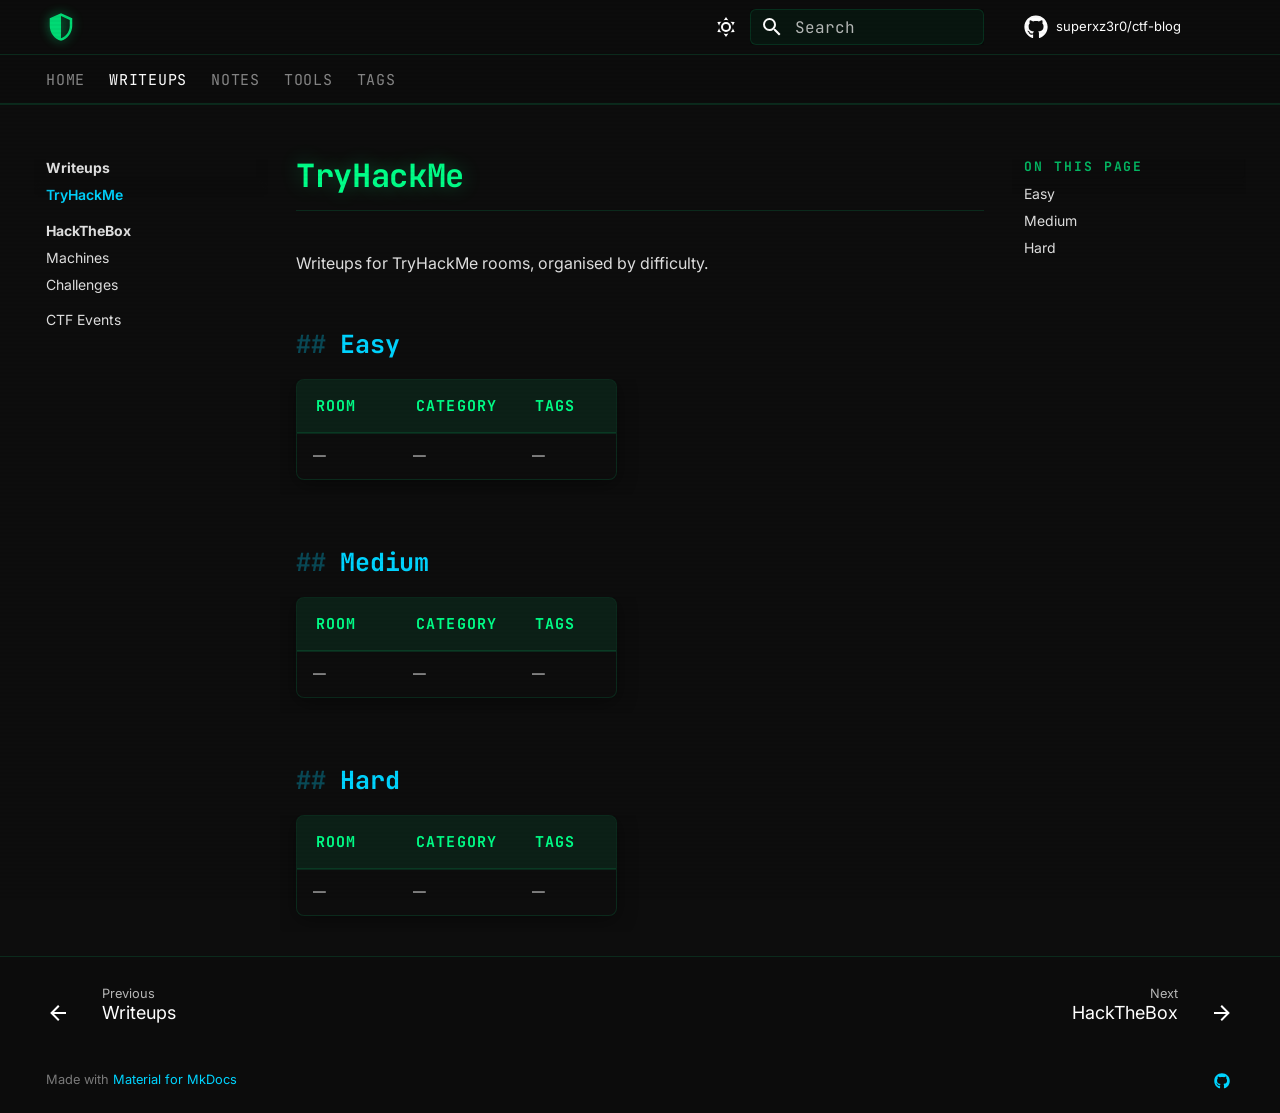
<file: tryhackme/index.html>
<!doctype html>
<html lang="en" class="no-js">
  <head>
    
      <meta charset="utf-8">
      <meta name="viewport" content="width=device-width,initial-scale=1">
      
        <meta name="description" content="CTF writeups, notes, and hacking methodology">
      
      
        <meta name="author" content="0xffsm">
      
      
        <link rel="canonical" href="https://superxz3r0.github.io/ctf-blog/tryhackme/">
      
      
        <link rel="prev" href="../writeups/">
      
      
        <link rel="next" href="../hackthebox/">
      
      
        
      
      
      <link rel="icon" href="../assets/images/favicon.png">
      <meta name="generator" content="mkdocs-1.6.1, mkdocs-material-9.7.6">
    
    
      
        <title>TryHackMe - 0xffsm</title>
      
    
    
      <link rel="stylesheet" href="../assets/stylesheets/main.484c7ddc.min.css">
      
        
        <link rel="stylesheet" href="../assets/stylesheets/palette.ab4e12ef.min.css">
      
      


  
  
    
      
      
        
      
      
    
  
    
      
      
        
      
      
    
  
    
      
      
        
      
      
    
  
    
      
      
        
      
      
    
  
    
      
      
        
      
      
    
  
    
      
      
        
      
      
    
  
    
      
      
        
      
      
    
  
    
      
      
        
      
      
    
  
    
      
      
        
      
      
    
  
    
      
      
        
      
      
    
  
  
  <style>:root{.md-tag.md-tag--web{--md-tag-icon:url('data:image/svg+xml;charset=utf-8,%3Csvg%20xmlns%3D%22http%3A//www.w3.org/2000/svg%22%20viewBox%3D%220%200%2024%2024%22%3E%3Cpath%20d%3D%22M16.36%2014c.08-.66.14-1.32.14-2s-.06-1.34-.14-2h3.38c.16.64.26%201.31.26%202s-.1%201.36-.26%202m-5.15%205.56c.6-1.11%201.06-2.31%201.38-3.56h2.95a8.03%208.03%200%200%201-4.33%203.56M14.34%2014H9.66c-.1-.66-.16-1.32-.16-2s.06-1.35.16-2h4.68c.09.65.16%201.32.16%202s-.07%201.34-.16%202M12%2019.96c-.83-1.2-1.5-2.53-1.91-3.96h3.82c-.41%201.43-1.08%202.76-1.91%203.96M8%208H5.08A7.92%207.92%200%200%201%209.4%204.44C8.8%205.55%208.35%206.75%208%208m-2.92%208H8c.35%201.25.8%202.45%201.4%203.56A8%208%200%200%201%205.08%2016m-.82-2C4.1%2013.36%204%2012.69%204%2012s.1-1.36.26-2h3.38c-.08.66-.14%201.32-.14%202s.06%201.34.14%202M12%204.03c.83%201.2%201.5%202.54%201.91%203.97h-3.82c.41-1.43%201.08-2.77%201.91-3.97M18.92%208h-2.95a15.7%2015.7%200%200%200-1.38-3.56c1.84.63%203.37%201.9%204.33%203.56M12%202C6.47%202%202%206.5%202%2012a10%2010%200%200%200%2010%2010%2010%2010%200%200%200%2010-10A10%2010%200%200%200%2012%202%22/%3E%3C/svg%3E');}.md-tag.md-tag--pwn{--md-tag-icon:url('data:image/svg+xml;charset=utf-8,%3Csvg%20xmlns%3D%22http%3A//www.w3.org/2000/svg%22%20viewBox%3D%220%200%2024%2024%22%3E%3Cpath%20d%3D%22M17%2017H7V7h10m4%204V9h-2V7a2%202%200%200%200-2-2h-2V3h-2v2h-2V3H9v2H7c-1.11%200-2%20.89-2%202v2H3v2h2v2H3v2h2v2a2%202%200%200%200%202%202h2v2h2v-2h2v2h2v-2h2a2%202%200%200%200%202-2v-2h2v-2h-2v-2m-6%202h-2v-2h2m2-2H9v6h6z%22/%3E%3C/svg%3E');}.md-tag.md-tag--crypto{--md-tag-icon:url('data:image/svg+xml;charset=utf-8,%3Csvg%20xmlns%3D%22http%3A//www.w3.org/2000/svg%22%20viewBox%3D%220%200%2024%2024%22%3E%3Cpath%20d%3D%22M7%2014c-1.1%200-2-.9-2-2s.9-2%202-2%202%20.9%202%202-.9%202-2%202m5.6-4c-.8-2.3-3-4-5.6-4-3.3%200-6%202.7-6%206s2.7%206%206%206c2.6%200%204.8-1.7%205.6-4H16v4h4v-4h3v-4z%22/%3E%3C/svg%3E');}.md-tag.md-tag--forensics{--md-tag-icon:url('data:image/svg+xml;charset=utf-8,%3Csvg%20xmlns%3D%22http%3A//www.w3.org/2000/svg%22%20viewBox%3D%220%200%2024%2024%22%3E%3Cpath%20d%3D%22M9.5%203A6.5%206.5%200%200%201%2016%209.5c0%201.61-.59%203.09-1.56%204.23l.27.27h.79l5%205-1.5%201.5-5-5v-.79l-.27-.27A6.52%206.52%200%200%201%209.5%2016%206.5%206.5%200%200%201%203%209.5%206.5%206.5%200%200%201%209.5%203m0%202C7%205%205%207%205%209.5S7%2014%209.5%2014%2014%2012%2014%209.5%2012%205%209.5%205%22/%3E%3C/svg%3E');}.md-tag.md-tag--rev{--md-tag-icon:url('data:image/svg+xml;charset=utf-8,%3Csvg%20xmlns%3D%22http%3A//www.w3.org/2000/svg%22%20viewBox%3D%220%200%2024%2024%22%3E%3Cpath%20d%3D%22M20.5%2011H19V7a2%202%200%200%200-2-2h-4V3.5A2.5%202.5%200%200%200%2010.5%201%202.5%202.5%200%200%200%208%203.5V5H4a2%202%200%200%200-2%202v3.8h1.5c1.5%200%202.7%201.2%202.7%202.7S5%2016.2%203.5%2016.2H2V20a2%202%200%200%200%202%202h3.8v-1.5c0-1.5%201.2-2.7%202.7-2.7s2.7%201.2%202.7%202.7V22H17a2%202%200%200%200%202-2v-4h1.5a2.5%202.5%200%200%200%202.5-2.5%202.5%202.5%200%200%200-2.5-2.5%22/%3E%3C/svg%3E');}.md-tag.md-tag--linux{--md-tag-icon:url('data:image/svg+xml;charset=utf-8,%3Csvg%20xmlns%3D%22http%3A//www.w3.org/2000/svg%22%20viewBox%3D%220%200%2024%2024%22%3E%3Cpath%20d%3D%22M14.62%208.35c-.42.28-1.75%201.04-1.95%201.19-.39.31-.75.29-1.14-.01-.2-.16-1.53-.92-1.95-1.19-.48-.31-.45-.7.08-.92%201.64-.69%203.28-.64%204.91.03.49.21.51.6.05.9m7.22%207.28c-.93-2.09-2.2-3.99-3.84-5.66a4.3%204.3%200%200%201-1.06-1.88c-.1-.33-.17-.67-.24-1.01-.2-.88-.29-1.78-.7-2.61-.73-1.58-2-2.4-3.84-2.47-1.81.05-3.16.81-3.95%202.4-.21.43-.36.88-.46%201.34-.17.76-.32%201.55-.5%202.32-.15.65-.45%201.21-.96%201.71-1.61%201.57-2.9%203.37-3.88%205.35-.14.29-.28.58-.37.88-.19.66.29%201.12.99.96.44-.09.88-.18%201.3-.31.41-.15.57-.05.67.35.65%202.15%202.07%203.66%204.24%204.5%204.12%201.56%208.93-.66%209.97-4.58.07-.27.17-.37.47-.27.46.14.93.24%201.4.35.49.09.85-.16.92-.64.03-.26-.06-.49-.16-.73%22/%3E%3C/svg%3E');}.md-tag.md-tag--windows{--md-tag-icon:url('data:image/svg+xml;charset=utf-8,%3Csvg%20xmlns%3D%22http%3A//www.w3.org/2000/svg%22%20viewBox%3D%220%200%2024%2024%22%3E%3Cpath%20d%3D%22M3%2012V6.75l6-1.32v6.48zm17-9v8.75l-10%20.15V5.21zM3%2013l6%20.09v6.81l-6-1.15zm17%20.25V22l-10-1.91V13.1z%22/%3E%3C/svg%3E');}.md-tag.md-tag--easy{--md-tag-icon:url('data:image/svg+xml;charset=utf-8,%3Csvg%20xmlns%3D%22http%3A//www.w3.org/2000/svg%22%20viewBox%3D%220%200%2024%2024%22%3E%3Cpath%20d%3D%22M19.5%205.5v13h-2v-13zm-7%205v8h-2v-8zM21%204h-5v16h5zm-7%205H9v11h5zm-7%205H2v6h5z%22/%3E%3C/svg%3E');}.md-tag.md-tag--medium{--md-tag-icon:url('data:image/svg+xml;charset=utf-8,%3Csvg%20xmlns%3D%22http%3A//www.w3.org/2000/svg%22%20viewBox%3D%220%200%2024%2024%22%3E%3Cpath%20d%3D%22M19.5%205.5v13h-2v-13zM21%204h-5v16h5zm-7%205H9v11h5zm-7%205H2v6h5z%22/%3E%3C/svg%3E');}.md-tag.md-tag--hard{--md-tag-icon:url('data:image/svg+xml;charset=utf-8,%3Csvg%20xmlns%3D%22http%3A//www.w3.org/2000/svg%22%20viewBox%3D%220%200%2024%2024%22%3E%3Cpath%20d%3D%22M21%204h-5v16h5zm-7%205H9v11h5zm-7%205H2v6h5z%22/%3E%3C/svg%3E');}}</style>

    
    
      
    
    
      
        
        
        <link rel="preconnect" href="https://fonts.gstatic.com" crossorigin>
        <link rel="stylesheet" href="https://fonts.googleapis.com/css?family=Inter:300,300i,400,400i,700,700i%7CJetBrains+Mono:400,400i,700,700i&display=fallback">
        <style>:root{--md-text-font:"Inter";--md-code-font:"JetBrains Mono"}</style>
      
    
    
      <link rel="stylesheet" href="../stylesheets/extra.css">
    
    <script>__md_scope=new URL("..",location),__md_hash=e=>[...e].reduce(((e,_)=>(e<<5)-e+_.charCodeAt(0)),0),__md_get=(e,_=localStorage,t=__md_scope)=>JSON.parse(_.getItem(t.pathname+"."+e)),__md_set=(e,_,t=localStorage,a=__md_scope)=>{try{t.setItem(a.pathname+"."+e,JSON.stringify(_))}catch(e){}}</script>
    
      

    
    
  </head>
  
  
    
    
      
    
    
    
    
    <body dir="ltr" data-md-color-scheme="slate" data-md-color-primary="black" data-md-color-accent="teal">
  
    
    <input class="md-toggle" data-md-toggle="drawer" type="checkbox" id="__drawer" autocomplete="off">
    <input class="md-toggle" data-md-toggle="search" type="checkbox" id="__search" autocomplete="off">
    <label class="md-overlay" for="__drawer"></label>
    <div data-md-component="skip">
      
        
        <a href="#tryhackme" class="md-skip">
          Skip to content
        </a>
      
    </div>
    <div data-md-component="announce">
      
    </div>
    
    
      

  

<header class="md-header md-header--shadow md-header--lifted" data-md-component="header">
  <nav class="md-header__inner md-grid" aria-label="Header">
    <a href=".." title="0xffsm" class="md-header__button md-logo" aria-label="0xffsm" data-md-component="logo">
      
  
  <svg xmlns="http://www.w3.org/2000/svg" viewBox="0 0 24 24"><path d="M21 11c0 5.55-3.84 10.74-9 12-5.16-1.26-9-6.45-9-12V5l9-4 9 4zm-9 10c3.75-1 7-5.46 7-9.78V6.3l-7-3.12z"/></svg>

    </a>
    <label class="md-header__button md-icon" for="__drawer">
      
      <svg xmlns="http://www.w3.org/2000/svg" viewBox="0 0 24 24"><path d="M3 6h18v2H3zm0 5h18v2H3zm0 5h18v2H3z"/></svg>
    </label>
    <div class="md-header__title" data-md-component="header-title">
      <div class="md-header__ellipsis">
        <div class="md-header__topic">
          <span class="md-ellipsis">
            0xffsm
          </span>
        </div>
        <div class="md-header__topic" data-md-component="header-topic">
          <span class="md-ellipsis">
            
              TryHackMe
            
          </span>
        </div>
      </div>
    </div>
    
      
        <form class="md-header__option" data-md-component="palette">
  
    
    
    
    <input class="md-option" data-md-color-media="" data-md-color-scheme="slate" data-md-color-primary="black" data-md-color-accent="teal"  aria-label="Light mode"  type="radio" name="__palette" id="__palette_0">
    
      <label class="md-header__button md-icon" title="Light mode" for="__palette_1" hidden>
        <svg xmlns="http://www.w3.org/2000/svg" viewBox="0 0 24 24"><path d="M12 7a5 5 0 0 1 5 5 5 5 0 0 1-5 5 5 5 0 0 1-5-5 5 5 0 0 1 5-5m0 2a3 3 0 0 0-3 3 3 3 0 0 0 3 3 3 3 0 0 0 3-3 3 3 0 0 0-3-3m0-7 2.39 3.42C13.65 5.15 12.84 5 12 5s-1.65.15-2.39.42zM3.34 7l4.16-.35A7.2 7.2 0 0 0 5.94 8.5c-.44.74-.69 1.5-.83 2.29zm.02 10 1.76-3.77a7.131 7.131 0 0 0 2.38 4.14zM20.65 7l-1.77 3.79a7.02 7.02 0 0 0-2.38-4.15zm-.01 10-4.14.36c.59-.51 1.12-1.14 1.54-1.86.42-.73.69-1.5.83-2.29zM12 22l-2.41-3.44c.74.27 1.55.44 2.41.44.82 0 1.63-.17 2.37-.44z"/></svg>
      </label>
    
  
    
    
    
    <input class="md-option" data-md-color-media="" data-md-color-scheme="default" data-md-color-primary="black" data-md-color-accent="teal"  aria-label="Dark mode"  type="radio" name="__palette" id="__palette_1">
    
      <label class="md-header__button md-icon" title="Dark mode" for="__palette_0" hidden>
        <svg xmlns="http://www.w3.org/2000/svg" viewBox="0 0 24 24"><path d="m17.75 4.09-2.53 1.94.91 3.06-2.63-1.81-2.63 1.81.91-3.06-2.53-1.94L12.44 4l1.06-3 1.06 3zm3.5 6.91-1.64 1.25.59 1.98-1.7-1.17-1.7 1.17.59-1.98L15.75 11l2.06-.05L18.5 9l.69 1.95zm-2.28 4.95c.83-.08 1.72 1.1 1.19 1.85-.32.45-.66.87-1.08 1.27C15.17 23 8.84 23 4.94 19.07c-3.91-3.9-3.91-10.24 0-14.14.4-.4.82-.76 1.27-1.08.75-.53 1.93.36 1.85 1.19-.27 2.86.69 5.83 2.89 8.02a9.96 9.96 0 0 0 8.02 2.89m-1.64 2.02a12.08 12.08 0 0 1-7.8-3.47c-2.17-2.19-3.33-5-3.49-7.82-2.81 3.14-2.7 7.96.31 10.98 3.02 3.01 7.84 3.12 10.98.31"/></svg>
      </label>
    
  
</form>
      
    
    
      <script>var palette=__md_get("__palette");if(palette&&palette.color){if("(prefers-color-scheme)"===palette.color.media){var media=matchMedia("(prefers-color-scheme: light)"),input=document.querySelector(media.matches?"[data-md-color-media='(prefers-color-scheme: light)']":"[data-md-color-media='(prefers-color-scheme: dark)']");palette.color.media=input.getAttribute("data-md-color-media"),palette.color.scheme=input.getAttribute("data-md-color-scheme"),palette.color.primary=input.getAttribute("data-md-color-primary"),palette.color.accent=input.getAttribute("data-md-color-accent")}for(var[key,value]of Object.entries(palette.color))document.body.setAttribute("data-md-color-"+key,value)}</script>
    
    
    
      
      
        <label class="md-header__button md-icon" for="__search">
          
          <svg xmlns="http://www.w3.org/2000/svg" viewBox="0 0 24 24"><path d="M9.5 3A6.5 6.5 0 0 1 16 9.5c0 1.61-.59 3.09-1.56 4.23l.27.27h.79l5 5-1.5 1.5-5-5v-.79l-.27-.27A6.52 6.52 0 0 1 9.5 16 6.5 6.5 0 0 1 3 9.5 6.5 6.5 0 0 1 9.5 3m0 2C7 5 5 7 5 9.5S7 14 9.5 14 14 12 14 9.5 12 5 9.5 5"/></svg>
        </label>
        <div class="md-search" data-md-component="search" role="dialog">
  <label class="md-search__overlay" for="__search"></label>
  <div class="md-search__inner" role="search">
    <form class="md-search__form" name="search">
      <input type="text" class="md-search__input" name="query" aria-label="Search" placeholder="Search" autocapitalize="off" autocorrect="off" autocomplete="off" spellcheck="false" data-md-component="search-query" required>
      <label class="md-search__icon md-icon" for="__search">
        
        <svg xmlns="http://www.w3.org/2000/svg" viewBox="0 0 24 24"><path d="M9.5 3A6.5 6.5 0 0 1 16 9.5c0 1.61-.59 3.09-1.56 4.23l.27.27h.79l5 5-1.5 1.5-5-5v-.79l-.27-.27A6.52 6.52 0 0 1 9.5 16 6.5 6.5 0 0 1 3 9.5 6.5 6.5 0 0 1 9.5 3m0 2C7 5 5 7 5 9.5S7 14 9.5 14 14 12 14 9.5 12 5 9.5 5"/></svg>
        
        <svg xmlns="http://www.w3.org/2000/svg" viewBox="0 0 24 24"><path d="M20 11v2H8l5.5 5.5-1.42 1.42L4.16 12l7.92-7.92L13.5 5.5 8 11z"/></svg>
      </label>
      <nav class="md-search__options" aria-label="Search">
        
          <a href="javascript:void(0)" class="md-search__icon md-icon" title="Share" aria-label="Share" data-clipboard data-clipboard-text="" data-md-component="search-share" tabindex="-1">
            
            <svg xmlns="http://www.w3.org/2000/svg" viewBox="0 0 24 24"><path d="M18 16.08c-.76 0-1.44.3-1.96.77L8.91 12.7c.05-.23.09-.46.09-.7s-.04-.47-.09-.7l7.05-4.11c.54.5 1.25.81 2.04.81a3 3 0 0 0 3-3 3 3 0 0 0-3-3 3 3 0 0 0-3 3c0 .24.04.47.09.7L8.04 9.81C7.5 9.31 6.79 9 6 9a3 3 0 0 0-3 3 3 3 0 0 0 3 3c.79 0 1.5-.31 2.04-.81l7.12 4.15c-.05.21-.08.43-.08.66 0 1.61 1.31 2.91 2.92 2.91s2.92-1.3 2.92-2.91A2.92 2.92 0 0 0 18 16.08"/></svg>
          </a>
        
        <button type="reset" class="md-search__icon md-icon" title="Clear" aria-label="Clear" tabindex="-1">
          
          <svg xmlns="http://www.w3.org/2000/svg" viewBox="0 0 24 24"><path d="M19 6.41 17.59 5 12 10.59 6.41 5 5 6.41 10.59 12 5 17.59 6.41 19 12 13.41 17.59 19 19 17.59 13.41 12z"/></svg>
        </button>
      </nav>
      
        <div class="md-search__suggest" data-md-component="search-suggest"></div>
      
    </form>
    <div class="md-search__output">
      <div class="md-search__scrollwrap" tabindex="0" data-md-scrollfix>
        <div class="md-search-result" data-md-component="search-result">
          <div class="md-search-result__meta">
            Initializing search
          </div>
          <ol class="md-search-result__list" role="presentation"></ol>
        </div>
      </div>
    </div>
  </div>
</div>
      
    
    
      <div class="md-header__source">
        <a href="https://github.com/superxz3r0/ctf-blog" title="Go to repository" class="md-source" data-md-component="source">
  <div class="md-source__icon md-icon">
    
    <svg xmlns="http://www.w3.org/2000/svg" viewBox="0 0 512 512"><!--! Font Awesome Free 7.1.0 by @fontawesome - https://fontawesome.com License - https://fontawesome.com/license/free (Icons: CC BY 4.0, Fonts: SIL OFL 1.1, Code: MIT License) Copyright 2025 Fonticons, Inc.--><path d="M173.9 397.4c0 2-2.3 3.6-5.2 3.6-3.3.3-5.6-1.3-5.6-3.6 0-2 2.3-3.6 5.2-3.6 3-.3 5.6 1.3 5.6 3.6m-31.1-4.5c-.7 2 1.3 4.3 4.3 4.9 2.6 1 5.6 0 6.2-2s-1.3-4.3-4.3-5.2c-2.6-.7-5.5.3-6.2 2.3m44.2-1.7c-2.9.7-4.9 2.6-4.6 4.9.3 2 2.9 3.3 5.9 2.6 2.9-.7 4.9-2.6 4.6-4.6-.3-1.9-3-3.2-5.9-2.9M252.8 8C114.1 8 8 113.3 8 252c0 110.9 69.8 205.8 169.5 239.2 12.8 2.3 17.3-5.6 17.3-12.1 0-6.2-.3-40.4-.3-61.4 0 0-70 15-84.7-29.8 0 0-11.4-29.1-27.8-36.6 0 0-22.9-15.7 1.6-15.4 0 0 24.9 2 38.6 25.8 21.9 38.6 58.6 27.5 72.9 20.9 2.3-16 8.8-27.1 16-33.7-55.9-6.2-112.3-14.3-112.3-110.5 0-27.5 7.6-41.3 23.6-58.9-2.6-6.5-11.1-33.3 2.6-67.9 20.9-6.5 69 27 69 27 20-5.6 41.5-8.5 62.8-8.5s42.8 2.9 62.8 8.5c0 0 48.1-33.6 69-27 13.7 34.7 5.2 61.4 2.6 67.9 16 17.7 25.8 31.5 25.8 58.9 0 96.5-58.9 104.2-114.8 110.5 9.2 7.9 17 22.9 17 46.4 0 33.7-.3 75.4-.3 83.6 0 6.5 4.6 14.4 17.3 12.1C436.2 457.8 504 362.9 504 252 504 113.3 391.5 8 252.8 8M105.2 352.9c-1.3 1-1 3.3.7 5.2 1.6 1.6 3.9 2.3 5.2 1 1.3-1 1-3.3-.7-5.2-1.6-1.6-3.9-2.3-5.2-1m-10.8-8.1c-.7 1.3.3 2.9 2.3 3.9 1.6 1 3.6.7 4.3-.7.7-1.3-.3-2.9-2.3-3.9-2-.6-3.6-.3-4.3.7m32.4 35.6c-1.6 1.3-1 4.3 1.3 6.2 2.3 2.3 5.2 2.6 6.5 1 1.3-1.3.7-4.3-1.3-6.2-2.2-2.3-5.2-2.6-6.5-1m-11.4-14.7c-1.6 1-1.6 3.6 0 5.9s4.3 3.3 5.6 2.3c1.6-1.3 1.6-3.9 0-6.2-1.4-2.3-4-3.3-5.6-2"/></svg>
  </div>
  <div class="md-source__repository">
    superxz3r0/ctf-blog
  </div>
</a>
      </div>
    
  </nav>
  
    
      
<nav class="md-tabs" aria-label="Tabs" data-md-component="tabs">
  <div class="md-grid">
    <ul class="md-tabs__list">
      
        
  
  
  
  
    <li class="md-tabs__item">
      <a href=".." class="md-tabs__link">
        
  
  
    
  
  Home

      </a>
    </li>
  

      
        
  
  
  
    
  
  
    
    
      <li class="md-tabs__item md-tabs__item--active">
        <a href="../writeups/" class="md-tabs__link">
          
  
  
    
  
  Writeups

        </a>
      </li>
    
  

      
        
  
  
  
  
    
    
      <li class="md-tabs__item">
        <a href="../notes/" class="md-tabs__link">
          
  
  
    
  
  Notes

        </a>
      </li>
    
  

      
        
  
  
  
  
    <li class="md-tabs__item">
      <a href="../tools/" class="md-tabs__link">
        
  
  
    
  
  Tools

      </a>
    </li>
  

      
        
  
  
  
  
    <li class="md-tabs__item">
      <a href="../tags/" class="md-tabs__link">
        
  
  
    
  
  Tags

      </a>
    </li>
  

      
    </ul>
  </div>
</nav>
    
  
</header>
    
    <div class="md-container" data-md-component="container">
      
      
        
      
      <main class="md-main" data-md-component="main">
        <div class="md-main__inner md-grid">
          
            
              
              <div class="md-sidebar md-sidebar--primary" data-md-component="sidebar" data-md-type="navigation" >
                <div class="md-sidebar__scrollwrap">
                  <div class="md-sidebar__inner">
                    


  


<nav class="md-nav md-nav--primary md-nav--lifted" aria-label="Navigation" data-md-level="0">
  <label class="md-nav__title" for="__drawer">
    <a href=".." title="0xffsm" class="md-nav__button md-logo" aria-label="0xffsm" data-md-component="logo">
      
  
  <svg xmlns="http://www.w3.org/2000/svg" viewBox="0 0 24 24"><path d="M21 11c0 5.55-3.84 10.74-9 12-5.16-1.26-9-6.45-9-12V5l9-4 9 4zm-9 10c3.75-1 7-5.46 7-9.78V6.3l-7-3.12z"/></svg>

    </a>
    0xffsm
  </label>
  
    <div class="md-nav__source">
      <a href="https://github.com/superxz3r0/ctf-blog" title="Go to repository" class="md-source" data-md-component="source">
  <div class="md-source__icon md-icon">
    
    <svg xmlns="http://www.w3.org/2000/svg" viewBox="0 0 512 512"><!--! Font Awesome Free 7.1.0 by @fontawesome - https://fontawesome.com License - https://fontawesome.com/license/free (Icons: CC BY 4.0, Fonts: SIL OFL 1.1, Code: MIT License) Copyright 2025 Fonticons, Inc.--><path d="M173.9 397.4c0 2-2.3 3.6-5.2 3.6-3.3.3-5.6-1.3-5.6-3.6 0-2 2.3-3.6 5.2-3.6 3-.3 5.6 1.3 5.6 3.6m-31.1-4.5c-.7 2 1.3 4.3 4.3 4.9 2.6 1 5.6 0 6.2-2s-1.3-4.3-4.3-5.2c-2.6-.7-5.5.3-6.2 2.3m44.2-1.7c-2.9.7-4.9 2.6-4.6 4.9.3 2 2.9 3.3 5.9 2.6 2.9-.7 4.9-2.6 4.6-4.6-.3-1.9-3-3.2-5.9-2.9M252.8 8C114.1 8 8 113.3 8 252c0 110.9 69.8 205.8 169.5 239.2 12.8 2.3 17.3-5.6 17.3-12.1 0-6.2-.3-40.4-.3-61.4 0 0-70 15-84.7-29.8 0 0-11.4-29.1-27.8-36.6 0 0-22.9-15.7 1.6-15.4 0 0 24.9 2 38.6 25.8 21.9 38.6 58.6 27.5 72.9 20.9 2.3-16 8.8-27.1 16-33.7-55.9-6.2-112.3-14.3-112.3-110.5 0-27.5 7.6-41.3 23.6-58.9-2.6-6.5-11.1-33.3 2.6-67.9 20.9-6.5 69 27 69 27 20-5.6 41.5-8.5 62.8-8.5s42.8 2.9 62.8 8.5c0 0 48.1-33.6 69-27 13.7 34.7 5.2 61.4 2.6 67.9 16 17.7 25.8 31.5 25.8 58.9 0 96.5-58.9 104.2-114.8 110.5 9.2 7.9 17 22.9 17 46.4 0 33.7-.3 75.4-.3 83.6 0 6.5 4.6 14.4 17.3 12.1C436.2 457.8 504 362.9 504 252 504 113.3 391.5 8 252.8 8M105.2 352.9c-1.3 1-1 3.3.7 5.2 1.6 1.6 3.9 2.3 5.2 1 1.3-1 1-3.3-.7-5.2-1.6-1.6-3.9-2.3-5.2-1m-10.8-8.1c-.7 1.3.3 2.9 2.3 3.9 1.6 1 3.6.7 4.3-.7.7-1.3-.3-2.9-2.3-3.9-2-.6-3.6-.3-4.3.7m32.4 35.6c-1.6 1.3-1 4.3 1.3 6.2 2.3 2.3 5.2 2.6 6.5 1 1.3-1.3.7-4.3-1.3-6.2-2.2-2.3-5.2-2.6-6.5-1m-11.4-14.7c-1.6 1-1.6 3.6 0 5.9s4.3 3.3 5.6 2.3c1.6-1.3 1.6-3.9 0-6.2-1.4-2.3-4-3.3-5.6-2"/></svg>
  </div>
  <div class="md-source__repository">
    superxz3r0/ctf-blog
  </div>
</a>
    </div>
  
  <ul class="md-nav__list" data-md-scrollfix>
    
      
      
  
  
  
  
    <li class="md-nav__item">
      <a href=".." class="md-nav__link">
        
  
  
  <span class="md-ellipsis">
    
  
    Home
  

    
  </span>
  
  

      </a>
    </li>
  

    
      
      
  
  
    
  
  
  
    
    
      
        
          
        
      
        
      
        
      
        
      
    
    
    
      
        
        
      
      
        
      
    
    
    <li class="md-nav__item md-nav__item--active md-nav__item--section md-nav__item--nested">
      
        
        
        <input class="md-nav__toggle md-toggle " type="checkbox" id="__nav_2" checked>
        
          
          <div class="md-nav__link md-nav__container">
            <a href="../writeups/" class="md-nav__link ">
              
  
  
  <span class="md-ellipsis">
    
  
    Writeups
  

    
  </span>
  
  

            </a>
            
              
              <label class="md-nav__link " for="__nav_2" id="__nav_2_label" tabindex="">
                <span class="md-nav__icon md-icon"></span>
              </label>
            
          </div>
        
        <nav class="md-nav" data-md-level="1" aria-labelledby="__nav_2_label" aria-expanded="true">
          <label class="md-nav__title" for="__nav_2">
            <span class="md-nav__icon md-icon"></span>
            
  
    Writeups
  

          </label>
          <ul class="md-nav__list" data-md-scrollfix>
            
              
            
              
                
  
  
    
  
  
  
    <li class="md-nav__item md-nav__item--active">
      
      <input class="md-nav__toggle md-toggle" type="checkbox" id="__toc">
      
      
        
      
      
        <label class="md-nav__link md-nav__link--active" for="__toc">
          
  
  
  <span class="md-ellipsis">
    
  
    TryHackMe
  

    
  </span>
  
  

          <span class="md-nav__icon md-icon"></span>
        </label>
      
      <a href="./" class="md-nav__link md-nav__link--active">
        
  
  
  <span class="md-ellipsis">
    
  
    TryHackMe
  

    
  </span>
  
  

      </a>
      
        

  

<nav class="md-nav md-nav--secondary" aria-label="On this page">
  
  
  
    
  
  
    <label class="md-nav__title" for="__toc">
      <span class="md-nav__icon md-icon"></span>
      On this page
    </label>
    <ul class="md-nav__list" data-md-component="toc" data-md-scrollfix>
      
        <li class="md-nav__item">
  <a href="#easy" class="md-nav__link">
    <span class="md-ellipsis">
      
        Easy
      
    </span>
  </a>
  
</li>
      
        <li class="md-nav__item">
  <a href="#medium" class="md-nav__link">
    <span class="md-ellipsis">
      
        Medium
      
    </span>
  </a>
  
</li>
      
        <li class="md-nav__item">
  <a href="#hard" class="md-nav__link">
    <span class="md-ellipsis">
      
        Hard
      
    </span>
  </a>
  
</li>
      
    </ul>
  
</nav>
      
    </li>
  

              
            
              
                
  
  
  
  
    
    
      
        
          
        
      
        
      
        
      
    
    
    
      
      
        
          
          
        
      
    
    
    <li class="md-nav__item md-nav__item--section md-nav__item--nested">
      
        
        
          
        
        <input class="md-nav__toggle md-toggle md-toggle--indeterminate" type="checkbox" id="__nav_2_3" >
        
          
          <div class="md-nav__link md-nav__container">
            <a href="../hackthebox/" class="md-nav__link ">
              
  
  
  <span class="md-ellipsis">
    
  
    HackTheBox
  

    
  </span>
  
  

            </a>
            
              
              <label class="md-nav__link " for="__nav_2_3" id="__nav_2_3_label" tabindex="">
                <span class="md-nav__icon md-icon"></span>
              </label>
            
          </div>
        
        <nav class="md-nav" data-md-level="2" aria-labelledby="__nav_2_3_label" aria-expanded="false">
          <label class="md-nav__title" for="__nav_2_3">
            <span class="md-nav__icon md-icon"></span>
            
  
    HackTheBox
  

          </label>
          <ul class="md-nav__list" data-md-scrollfix>
            
              
            
              
                
  
  
  
  
    <li class="md-nav__item">
      <a href="../hackthebox/machines/" class="md-nav__link">
        
  
  
  <span class="md-ellipsis">
    
  
    Machines
  

    
  </span>
  
  

      </a>
    </li>
  

              
            
              
                
  
  
  
  
    <li class="md-nav__item">
      <a href="../hackthebox/challenges/" class="md-nav__link">
        
  
  
  <span class="md-ellipsis">
    
  
    Challenges
  

    
  </span>
  
  

      </a>
    </li>
  

              
            
          </ul>
        </nav>
      
    </li>
  

              
            
              
                
  
  
  
  
    <li class="md-nav__item">
      <a href="../ctf-events/" class="md-nav__link">
        
  
  
  <span class="md-ellipsis">
    
  
    CTF Events
  

    
  </span>
  
  

      </a>
    </li>
  

              
            
          </ul>
        </nav>
      
    </li>
  

    
      
      
  
  
  
  
    
    
      
        
          
        
      
        
      
        
      
    
    
    
      
      
        
      
    
    
    <li class="md-nav__item md-nav__item--nested">
      
        
        
          
        
        <input class="md-nav__toggle md-toggle md-toggle--indeterminate" type="checkbox" id="__nav_3" >
        
          
          <div class="md-nav__link md-nav__container">
            <a href="../notes/" class="md-nav__link ">
              
  
  
  <span class="md-ellipsis">
    
  
    Notes
  

    
  </span>
  
  

            </a>
            
              
              <label class="md-nav__link " for="__nav_3" id="__nav_3_label" tabindex="0">
                <span class="md-nav__icon md-icon"></span>
              </label>
            
          </div>
        
        <nav class="md-nav" data-md-level="1" aria-labelledby="__nav_3_label" aria-expanded="false">
          <label class="md-nav__title" for="__nav_3">
            <span class="md-nav__icon md-icon"></span>
            
  
    Notes
  

          </label>
          <ul class="md-nav__list" data-md-scrollfix>
            
              
            
              
                
  
  
  
  
    <li class="md-nav__item">
      <a href="../notes/cheatsheets/" class="md-nav__link">
        
  
  
  <span class="md-ellipsis">
    
  
    Cheatsheets
  

    
  </span>
  
  

      </a>
    </li>
  

              
            
              
                
  
  
  
  
    <li class="md-nav__item">
      <a href="../notes/methodology/" class="md-nav__link">
        
  
  
  <span class="md-ellipsis">
    
  
    Methodology
  

    
  </span>
  
  

      </a>
    </li>
  

              
            
          </ul>
        </nav>
      
    </li>
  

    
      
      
  
  
  
  
    <li class="md-nav__item">
      <a href="../tools/" class="md-nav__link">
        
  
  
  <span class="md-ellipsis">
    
  
    Tools
  

    
  </span>
  
  

      </a>
    </li>
  

    
      
      
  
  
  
  
    <li class="md-nav__item">
      <a href="../tags/" class="md-nav__link">
        
  
  
  <span class="md-ellipsis">
    
  
    Tags
  

    
  </span>
  
  

      </a>
    </li>
  

    
  </ul>
</nav>
                  </div>
                </div>
              </div>
            
            
              
              <div class="md-sidebar md-sidebar--secondary" data-md-component="sidebar" data-md-type="toc" >
                <div class="md-sidebar__scrollwrap">
                  <div class="md-sidebar__inner">
                    

  

<nav class="md-nav md-nav--secondary" aria-label="On this page">
  
  
  
    
  
  
    <label class="md-nav__title" for="__toc">
      <span class="md-nav__icon md-icon"></span>
      On this page
    </label>
    <ul class="md-nav__list" data-md-component="toc" data-md-scrollfix>
      
        <li class="md-nav__item">
  <a href="#easy" class="md-nav__link">
    <span class="md-ellipsis">
      
        Easy
      
    </span>
  </a>
  
</li>
      
        <li class="md-nav__item">
  <a href="#medium" class="md-nav__link">
    <span class="md-ellipsis">
      
        Medium
      
    </span>
  </a>
  
</li>
      
        <li class="md-nav__item">
  <a href="#hard" class="md-nav__link">
    <span class="md-ellipsis">
      
        Hard
      
    </span>
  </a>
  
</li>
      
    </ul>
  
</nav>
                  </div>
                </div>
              </div>
            
          
          
            <div class="md-content" data-md-component="content">
              
              <article class="md-content__inner md-typeset">
                
                  


  
  


<h1 id="tryhackme">TryHackMe<a class="headerlink" href="#tryhackme" title="Permanent link">&para;</a></h1>
<p>Writeups for TryHackMe rooms, organised by difficulty.</p>
<h2 id="easy">Easy<a class="headerlink" href="#easy" title="Permanent link">&para;</a></h2>
<table>
<thead>
<tr>
<th>Room</th>
<th>Category</th>
<th>Tags</th>
</tr>
</thead>
<tbody>
<tr>
<td>—</td>
<td>—</td>
<td>—</td>
</tr>
</tbody>
</table>
<h2 id="medium">Medium<a class="headerlink" href="#medium" title="Permanent link">&para;</a></h2>
<table>
<thead>
<tr>
<th>Room</th>
<th>Category</th>
<th>Tags</th>
</tr>
</thead>
<tbody>
<tr>
<td>—</td>
<td>—</td>
<td>—</td>
</tr>
</tbody>
</table>
<h2 id="hard">Hard<a class="headerlink" href="#hard" title="Permanent link">&para;</a></h2>
<table>
<thead>
<tr>
<th>Room</th>
<th>Category</th>
<th>Tags</th>
</tr>
</thead>
<tbody>
<tr>
<td>—</td>
<td>—</td>
<td>—</td>
</tr>
</tbody>
</table>












                
              </article>
            </div>
          
          
<script>var target=document.getElementById(location.hash.slice(1));target&&target.name&&(target.checked=target.name.startsWith("__tabbed_"))</script>
        </div>
        
          <button type="button" class="md-top md-icon" data-md-component="top" hidden>
  
  <svg xmlns="http://www.w3.org/2000/svg" viewBox="0 0 24 24"><path d="M13 20h-2V8l-5.5 5.5-1.42-1.42L12 4.16l7.92 7.92-1.42 1.42L13 8z"/></svg>
  Back to top
</button>
        
      </main>
      
        <footer class="md-footer">
  
    
      
      <nav class="md-footer__inner md-grid" aria-label="Footer" >
        
          
          <a href="../writeups/" class="md-footer__link md-footer__link--prev" aria-label="Previous: Writeups">
            <div class="md-footer__button md-icon">
              
              <svg xmlns="http://www.w3.org/2000/svg" viewBox="0 0 24 24"><path d="M20 11v2H8l5.5 5.5-1.42 1.42L4.16 12l7.92-7.92L13.5 5.5 8 11z"/></svg>
            </div>
            <div class="md-footer__title">
              <span class="md-footer__direction">
                Previous
              </span>
              <div class="md-ellipsis">
                Writeups
              </div>
            </div>
          </a>
        
        
          
          <a href="../hackthebox/" class="md-footer__link md-footer__link--next" aria-label="Next: HackTheBox">
            <div class="md-footer__title">
              <span class="md-footer__direction">
                Next
              </span>
              <div class="md-ellipsis">
                HackTheBox
              </div>
            </div>
            <div class="md-footer__button md-icon">
              
              <svg xmlns="http://www.w3.org/2000/svg" viewBox="0 0 24 24"><path d="M4 11v2h12l-5.5 5.5 1.42 1.42L19.84 12l-7.92-7.92L10.5 5.5 16 11z"/></svg>
            </div>
          </a>
        
      </nav>
    
  
  <div class="md-footer-meta md-typeset">
    <div class="md-footer-meta__inner md-grid">
      <div class="md-copyright">
  
  
    Made with
    <a href="https://squidfunk.github.io/mkdocs-material/" target="_blank" rel="noopener">
      Material for MkDocs
    </a>
  
</div>
      
        
<div class="md-social">
  
    
    
    
    
    <a href="https://github.com/superxz3r0" target="_blank" rel="noopener" title="GitHub" class="md-social__link">
      <svg xmlns="http://www.w3.org/2000/svg" viewBox="0 0 512 512"><!--! Font Awesome Free 7.1.0 by @fontawesome - https://fontawesome.com License - https://fontawesome.com/license/free (Icons: CC BY 4.0, Fonts: SIL OFL 1.1, Code: MIT License) Copyright 2025 Fonticons, Inc.--><path d="M173.9 397.4c0 2-2.3 3.6-5.2 3.6-3.3.3-5.6-1.3-5.6-3.6 0-2 2.3-3.6 5.2-3.6 3-.3 5.6 1.3 5.6 3.6m-31.1-4.5c-.7 2 1.3 4.3 4.3 4.9 2.6 1 5.6 0 6.2-2s-1.3-4.3-4.3-5.2c-2.6-.7-5.5.3-6.2 2.3m44.2-1.7c-2.9.7-4.9 2.6-4.6 4.9.3 2 2.9 3.3 5.9 2.6 2.9-.7 4.9-2.6 4.6-4.6-.3-1.9-3-3.2-5.9-2.9M252.8 8C114.1 8 8 113.3 8 252c0 110.9 69.8 205.8 169.5 239.2 12.8 2.3 17.3-5.6 17.3-12.1 0-6.2-.3-40.4-.3-61.4 0 0-70 15-84.7-29.8 0 0-11.4-29.1-27.8-36.6 0 0-22.9-15.7 1.6-15.4 0 0 24.9 2 38.6 25.8 21.9 38.6 58.6 27.5 72.9 20.9 2.3-16 8.8-27.1 16-33.7-55.9-6.2-112.3-14.3-112.3-110.5 0-27.5 7.6-41.3 23.6-58.9-2.6-6.5-11.1-33.3 2.6-67.9 20.9-6.5 69 27 69 27 20-5.6 41.5-8.5 62.8-8.5s42.8 2.9 62.8 8.5c0 0 48.1-33.6 69-27 13.7 34.7 5.2 61.4 2.6 67.9 16 17.7 25.8 31.5 25.8 58.9 0 96.5-58.9 104.2-114.8 110.5 9.2 7.9 17 22.9 17 46.4 0 33.7-.3 75.4-.3 83.6 0 6.5 4.6 14.4 17.3 12.1C436.2 457.8 504 362.9 504 252 504 113.3 391.5 8 252.8 8M105.2 352.9c-1.3 1-1 3.3.7 5.2 1.6 1.6 3.9 2.3 5.2 1 1.3-1 1-3.3-.7-5.2-1.6-1.6-3.9-2.3-5.2-1m-10.8-8.1c-.7 1.3.3 2.9 2.3 3.9 1.6 1 3.6.7 4.3-.7.7-1.3-.3-2.9-2.3-3.9-2-.6-3.6-.3-4.3.7m32.4 35.6c-1.6 1.3-1 4.3 1.3 6.2 2.3 2.3 5.2 2.6 6.5 1 1.3-1.3.7-4.3-1.3-6.2-2.2-2.3-5.2-2.6-6.5-1m-11.4-14.7c-1.6 1-1.6 3.6 0 5.9s4.3 3.3 5.6 2.3c1.6-1.3 1.6-3.9 0-6.2-1.4-2.3-4-3.3-5.6-2"/></svg>
    </a>
  
</div>
      
    </div>
  </div>
</footer>
      
    </div>
    <div class="md-dialog" data-md-component="dialog">
      <div class="md-dialog__inner md-typeset"></div>
    </div>
    
    
    
      
      
      <script id="__config" type="application/json">{"annotate": null, "base": "..", "features": ["navigation.tabs", "navigation.tabs.sticky", "navigation.sections", "navigation.expand", "navigation.top", "navigation.indexes", "navigation.footer", "search.highlight", "search.suggest", "search.share", "content.code.copy", "content.code.annotate", "content.tooltips", "toc.follow", "announce.dismiss"], "search": "../assets/javascripts/workers/search.2c215733.min.js", "tags": {"Crypto": "crypto", "Easy": "easy", "Forensics": "forensics", "Hard": "hard", "Linux": "linux", "Medium": "medium", "Pwn": "pwn", "Rev": "rev", "Web": "web", "Windows": "windows"}, "translations": {"clipboard.copied": "Copied to clipboard", "clipboard.copy": "Copy to clipboard", "search.result.more.one": "1 more on this page", "search.result.more.other": "# more on this page", "search.result.none": "No matching documents", "search.result.one": "1 matching document", "search.result.other": "# matching documents", "search.result.placeholder": "Type to start searching", "search.result.term.missing": "Missing", "select.version": "Select version"}, "version": null}</script>
    
    
      <script src="../assets/javascripts/bundle.79ae519e.min.js"></script>
      
        <script src="../javascripts/extra.js"></script>
      
    
  </body>
</html>
</file>
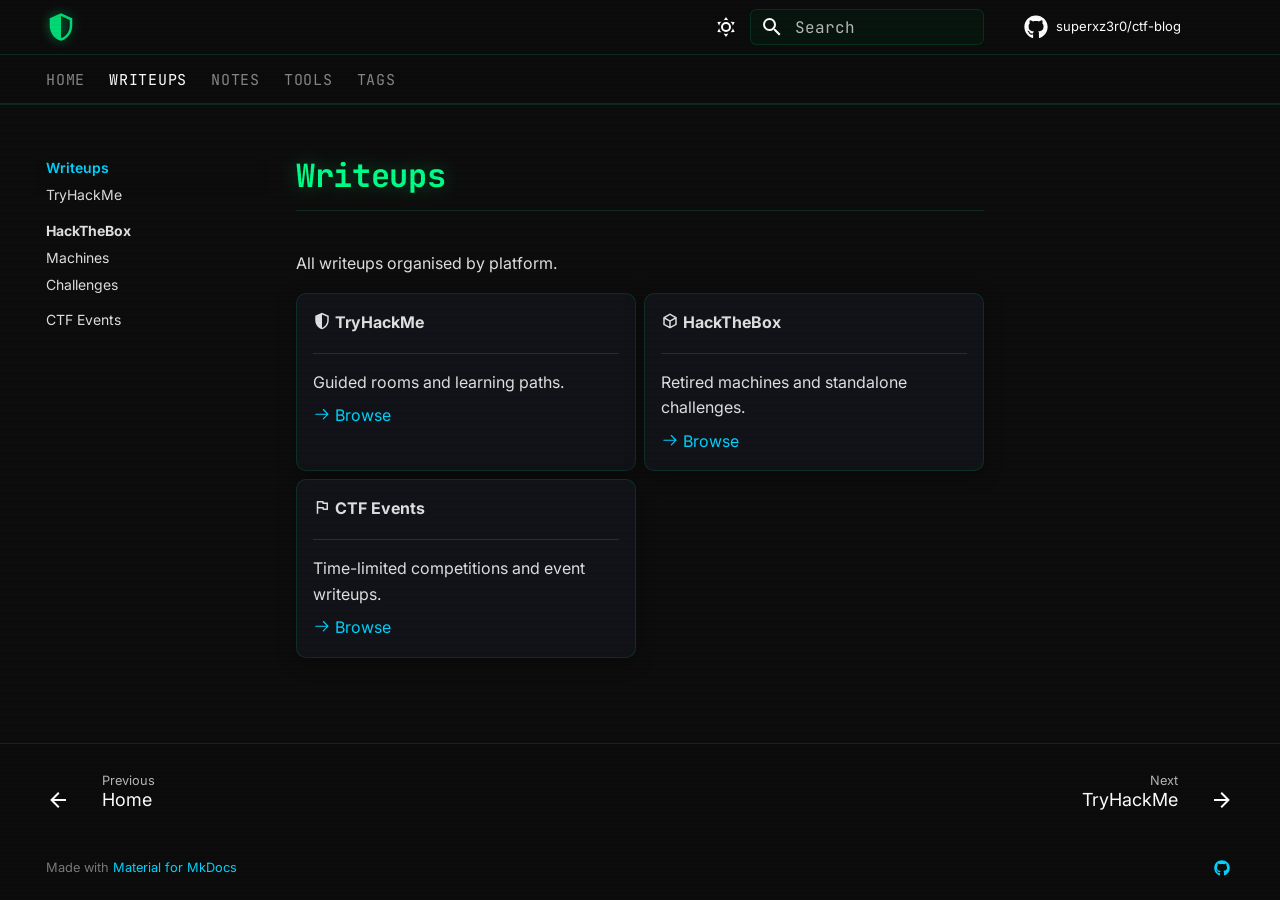
<file: writeups/index.html>
<!doctype html>
<html lang="en" class="no-js">
  <head>
    
      <meta charset="utf-8">
      <meta name="viewport" content="width=device-width,initial-scale=1">
      
        <meta name="description" content="CTF writeups, notes, and hacking methodology">
      
      
        <meta name="author" content="0xffsm">
      
      
        <link rel="canonical" href="https://superxz3r0.github.io/ctf-blog/writeups/">
      
      
        <link rel="prev" href="..">
      
      
        <link rel="next" href="../tryhackme/">
      
      
        
      
      
      <link rel="icon" href="../assets/images/favicon.png">
      <meta name="generator" content="mkdocs-1.6.1, mkdocs-material-9.7.6">
    
    
      
        <title>Writeups - 0xffsm</title>
      
    
    
      <link rel="stylesheet" href="../assets/stylesheets/main.484c7ddc.min.css">
      
        
        <link rel="stylesheet" href="../assets/stylesheets/palette.ab4e12ef.min.css">
      
      


  
  
    
      
      
        
      
      
    
  
    
      
      
        
      
      
    
  
    
      
      
        
      
      
    
  
    
      
      
        
      
      
    
  
    
      
      
        
      
      
    
  
    
      
      
        
      
      
    
  
    
      
      
        
      
      
    
  
    
      
      
        
      
      
    
  
    
      
      
        
      
      
    
  
    
      
      
        
      
      
    
  
  
  <style>:root{.md-tag.md-tag--web{--md-tag-icon:url('data:image/svg+xml;charset=utf-8,%3Csvg%20xmlns%3D%22http%3A//www.w3.org/2000/svg%22%20viewBox%3D%220%200%2024%2024%22%3E%3Cpath%20d%3D%22M16.36%2014c.08-.66.14-1.32.14-2s-.06-1.34-.14-2h3.38c.16.64.26%201.31.26%202s-.1%201.36-.26%202m-5.15%205.56c.6-1.11%201.06-2.31%201.38-3.56h2.95a8.03%208.03%200%200%201-4.33%203.56M14.34%2014H9.66c-.1-.66-.16-1.32-.16-2s.06-1.35.16-2h4.68c.09.65.16%201.32.16%202s-.07%201.34-.16%202M12%2019.96c-.83-1.2-1.5-2.53-1.91-3.96h3.82c-.41%201.43-1.08%202.76-1.91%203.96M8%208H5.08A7.92%207.92%200%200%201%209.4%204.44C8.8%205.55%208.35%206.75%208%208m-2.92%208H8c.35%201.25.8%202.45%201.4%203.56A8%208%200%200%201%205.08%2016m-.82-2C4.1%2013.36%204%2012.69%204%2012s.1-1.36.26-2h3.38c-.08.66-.14%201.32-.14%202s.06%201.34.14%202M12%204.03c.83%201.2%201.5%202.54%201.91%203.97h-3.82c.41-1.43%201.08-2.77%201.91-3.97M18.92%208h-2.95a15.7%2015.7%200%200%200-1.38-3.56c1.84.63%203.37%201.9%204.33%203.56M12%202C6.47%202%202%206.5%202%2012a10%2010%200%200%200%2010%2010%2010%2010%200%200%200%2010-10A10%2010%200%200%200%2012%202%22/%3E%3C/svg%3E');}.md-tag.md-tag--pwn{--md-tag-icon:url('data:image/svg+xml;charset=utf-8,%3Csvg%20xmlns%3D%22http%3A//www.w3.org/2000/svg%22%20viewBox%3D%220%200%2024%2024%22%3E%3Cpath%20d%3D%22M17%2017H7V7h10m4%204V9h-2V7a2%202%200%200%200-2-2h-2V3h-2v2h-2V3H9v2H7c-1.11%200-2%20.89-2%202v2H3v2h2v2H3v2h2v2a2%202%200%200%200%202%202h2v2h2v-2h2v2h2v-2h2a2%202%200%200%200%202-2v-2h2v-2h-2v-2m-6%202h-2v-2h2m2-2H9v6h6z%22/%3E%3C/svg%3E');}.md-tag.md-tag--crypto{--md-tag-icon:url('data:image/svg+xml;charset=utf-8,%3Csvg%20xmlns%3D%22http%3A//www.w3.org/2000/svg%22%20viewBox%3D%220%200%2024%2024%22%3E%3Cpath%20d%3D%22M7%2014c-1.1%200-2-.9-2-2s.9-2%202-2%202%20.9%202%202-.9%202-2%202m5.6-4c-.8-2.3-3-4-5.6-4-3.3%200-6%202.7-6%206s2.7%206%206%206c2.6%200%204.8-1.7%205.6-4H16v4h4v-4h3v-4z%22/%3E%3C/svg%3E');}.md-tag.md-tag--forensics{--md-tag-icon:url('data:image/svg+xml;charset=utf-8,%3Csvg%20xmlns%3D%22http%3A//www.w3.org/2000/svg%22%20viewBox%3D%220%200%2024%2024%22%3E%3Cpath%20d%3D%22M9.5%203A6.5%206.5%200%200%201%2016%209.5c0%201.61-.59%203.09-1.56%204.23l.27.27h.79l5%205-1.5%201.5-5-5v-.79l-.27-.27A6.52%206.52%200%200%201%209.5%2016%206.5%206.5%200%200%201%203%209.5%206.5%206.5%200%200%201%209.5%203m0%202C7%205%205%207%205%209.5S7%2014%209.5%2014%2014%2012%2014%209.5%2012%205%209.5%205%22/%3E%3C/svg%3E');}.md-tag.md-tag--rev{--md-tag-icon:url('data:image/svg+xml;charset=utf-8,%3Csvg%20xmlns%3D%22http%3A//www.w3.org/2000/svg%22%20viewBox%3D%220%200%2024%2024%22%3E%3Cpath%20d%3D%22M20.5%2011H19V7a2%202%200%200%200-2-2h-4V3.5A2.5%202.5%200%200%200%2010.5%201%202.5%202.5%200%200%200%208%203.5V5H4a2%202%200%200%200-2%202v3.8h1.5c1.5%200%202.7%201.2%202.7%202.7S5%2016.2%203.5%2016.2H2V20a2%202%200%200%200%202%202h3.8v-1.5c0-1.5%201.2-2.7%202.7-2.7s2.7%201.2%202.7%202.7V22H17a2%202%200%200%200%202-2v-4h1.5a2.5%202.5%200%200%200%202.5-2.5%202.5%202.5%200%200%200-2.5-2.5%22/%3E%3C/svg%3E');}.md-tag.md-tag--linux{--md-tag-icon:url('data:image/svg+xml;charset=utf-8,%3Csvg%20xmlns%3D%22http%3A//www.w3.org/2000/svg%22%20viewBox%3D%220%200%2024%2024%22%3E%3Cpath%20d%3D%22M14.62%208.35c-.42.28-1.75%201.04-1.95%201.19-.39.31-.75.29-1.14-.01-.2-.16-1.53-.92-1.95-1.19-.48-.31-.45-.7.08-.92%201.64-.69%203.28-.64%204.91.03.49.21.51.6.05.9m7.22%207.28c-.93-2.09-2.2-3.99-3.84-5.66a4.3%204.3%200%200%201-1.06-1.88c-.1-.33-.17-.67-.24-1.01-.2-.88-.29-1.78-.7-2.61-.73-1.58-2-2.4-3.84-2.47-1.81.05-3.16.81-3.95%202.4-.21.43-.36.88-.46%201.34-.17.76-.32%201.55-.5%202.32-.15.65-.45%201.21-.96%201.71-1.61%201.57-2.9%203.37-3.88%205.35-.14.29-.28.58-.37.88-.19.66.29%201.12.99.96.44-.09.88-.18%201.3-.31.41-.15.57-.05.67.35.65%202.15%202.07%203.66%204.24%204.5%204.12%201.56%208.93-.66%209.97-4.58.07-.27.17-.37.47-.27.46.14.93.24%201.4.35.49.09.85-.16.92-.64.03-.26-.06-.49-.16-.73%22/%3E%3C/svg%3E');}.md-tag.md-tag--windows{--md-tag-icon:url('data:image/svg+xml;charset=utf-8,%3Csvg%20xmlns%3D%22http%3A//www.w3.org/2000/svg%22%20viewBox%3D%220%200%2024%2024%22%3E%3Cpath%20d%3D%22M3%2012V6.75l6-1.32v6.48zm17-9v8.75l-10%20.15V5.21zM3%2013l6%20.09v6.81l-6-1.15zm17%20.25V22l-10-1.91V13.1z%22/%3E%3C/svg%3E');}.md-tag.md-tag--easy{--md-tag-icon:url('data:image/svg+xml;charset=utf-8,%3Csvg%20xmlns%3D%22http%3A//www.w3.org/2000/svg%22%20viewBox%3D%220%200%2024%2024%22%3E%3Cpath%20d%3D%22M19.5%205.5v13h-2v-13zm-7%205v8h-2v-8zM21%204h-5v16h5zm-7%205H9v11h5zm-7%205H2v6h5z%22/%3E%3C/svg%3E');}.md-tag.md-tag--medium{--md-tag-icon:url('data:image/svg+xml;charset=utf-8,%3Csvg%20xmlns%3D%22http%3A//www.w3.org/2000/svg%22%20viewBox%3D%220%200%2024%2024%22%3E%3Cpath%20d%3D%22M19.5%205.5v13h-2v-13zM21%204h-5v16h5zm-7%205H9v11h5zm-7%205H2v6h5z%22/%3E%3C/svg%3E');}.md-tag.md-tag--hard{--md-tag-icon:url('data:image/svg+xml;charset=utf-8,%3Csvg%20xmlns%3D%22http%3A//www.w3.org/2000/svg%22%20viewBox%3D%220%200%2024%2024%22%3E%3Cpath%20d%3D%22M21%204h-5v16h5zm-7%205H9v11h5zm-7%205H2v6h5z%22/%3E%3C/svg%3E');}}</style>

    
    
      
    
    
      
        
        
        <link rel="preconnect" href="https://fonts.gstatic.com" crossorigin>
        <link rel="stylesheet" href="https://fonts.googleapis.com/css?family=Inter:300,300i,400,400i,700,700i%7CJetBrains+Mono:400,400i,700,700i&display=fallback">
        <style>:root{--md-text-font:"Inter";--md-code-font:"JetBrains Mono"}</style>
      
    
    
      <link rel="stylesheet" href="../stylesheets/extra.css">
    
    <script>__md_scope=new URL("..",location),__md_hash=e=>[...e].reduce(((e,_)=>(e<<5)-e+_.charCodeAt(0)),0),__md_get=(e,_=localStorage,t=__md_scope)=>JSON.parse(_.getItem(t.pathname+"."+e)),__md_set=(e,_,t=localStorage,a=__md_scope)=>{try{t.setItem(a.pathname+"."+e,JSON.stringify(_))}catch(e){}}</script>
    
      

    
    
  </head>
  
  
    
    
      
    
    
    
    
    <body dir="ltr" data-md-color-scheme="slate" data-md-color-primary="black" data-md-color-accent="teal">
  
    
    <input class="md-toggle" data-md-toggle="drawer" type="checkbox" id="__drawer" autocomplete="off">
    <input class="md-toggle" data-md-toggle="search" type="checkbox" id="__search" autocomplete="off">
    <label class="md-overlay" for="__drawer"></label>
    <div data-md-component="skip">
      
        
        <a href="#writeups" class="md-skip">
          Skip to content
        </a>
      
    </div>
    <div data-md-component="announce">
      
    </div>
    
    
      

  

<header class="md-header md-header--shadow md-header--lifted" data-md-component="header">
  <nav class="md-header__inner md-grid" aria-label="Header">
    <a href=".." title="0xffsm" class="md-header__button md-logo" aria-label="0xffsm" data-md-component="logo">
      
  
  <svg xmlns="http://www.w3.org/2000/svg" viewBox="0 0 24 24"><path d="M21 11c0 5.55-3.84 10.74-9 12-5.16-1.26-9-6.45-9-12V5l9-4 9 4zm-9 10c3.75-1 7-5.46 7-9.78V6.3l-7-3.12z"/></svg>

    </a>
    <label class="md-header__button md-icon" for="__drawer">
      
      <svg xmlns="http://www.w3.org/2000/svg" viewBox="0 0 24 24"><path d="M3 6h18v2H3zm0 5h18v2H3zm0 5h18v2H3z"/></svg>
    </label>
    <div class="md-header__title" data-md-component="header-title">
      <div class="md-header__ellipsis">
        <div class="md-header__topic">
          <span class="md-ellipsis">
            0xffsm
          </span>
        </div>
        <div class="md-header__topic" data-md-component="header-topic">
          <span class="md-ellipsis">
            
              Writeups
            
          </span>
        </div>
      </div>
    </div>
    
      
        <form class="md-header__option" data-md-component="palette">
  
    
    
    
    <input class="md-option" data-md-color-media="" data-md-color-scheme="slate" data-md-color-primary="black" data-md-color-accent="teal"  aria-label="Light mode"  type="radio" name="__palette" id="__palette_0">
    
      <label class="md-header__button md-icon" title="Light mode" for="__palette_1" hidden>
        <svg xmlns="http://www.w3.org/2000/svg" viewBox="0 0 24 24"><path d="M12 7a5 5 0 0 1 5 5 5 5 0 0 1-5 5 5 5 0 0 1-5-5 5 5 0 0 1 5-5m0 2a3 3 0 0 0-3 3 3 3 0 0 0 3 3 3 3 0 0 0 3-3 3 3 0 0 0-3-3m0-7 2.39 3.42C13.65 5.15 12.84 5 12 5s-1.65.15-2.39.42zM3.34 7l4.16-.35A7.2 7.2 0 0 0 5.94 8.5c-.44.74-.69 1.5-.83 2.29zm.02 10 1.76-3.77a7.131 7.131 0 0 0 2.38 4.14zM20.65 7l-1.77 3.79a7.02 7.02 0 0 0-2.38-4.15zm-.01 10-4.14.36c.59-.51 1.12-1.14 1.54-1.86.42-.73.69-1.5.83-2.29zM12 22l-2.41-3.44c.74.27 1.55.44 2.41.44.82 0 1.63-.17 2.37-.44z"/></svg>
      </label>
    
  
    
    
    
    <input class="md-option" data-md-color-media="" data-md-color-scheme="default" data-md-color-primary="black" data-md-color-accent="teal"  aria-label="Dark mode"  type="radio" name="__palette" id="__palette_1">
    
      <label class="md-header__button md-icon" title="Dark mode" for="__palette_0" hidden>
        <svg xmlns="http://www.w3.org/2000/svg" viewBox="0 0 24 24"><path d="m17.75 4.09-2.53 1.94.91 3.06-2.63-1.81-2.63 1.81.91-3.06-2.53-1.94L12.44 4l1.06-3 1.06 3zm3.5 6.91-1.64 1.25.59 1.98-1.7-1.17-1.7 1.17.59-1.98L15.75 11l2.06-.05L18.5 9l.69 1.95zm-2.28 4.95c.83-.08 1.72 1.1 1.19 1.85-.32.45-.66.87-1.08 1.27C15.17 23 8.84 23 4.94 19.07c-3.91-3.9-3.91-10.24 0-14.14.4-.4.82-.76 1.27-1.08.75-.53 1.93.36 1.85 1.19-.27 2.86.69 5.83 2.89 8.02a9.96 9.96 0 0 0 8.02 2.89m-1.64 2.02a12.08 12.08 0 0 1-7.8-3.47c-2.17-2.19-3.33-5-3.49-7.82-2.81 3.14-2.7 7.96.31 10.98 3.02 3.01 7.84 3.12 10.98.31"/></svg>
      </label>
    
  
</form>
      
    
    
      <script>var palette=__md_get("__palette");if(palette&&palette.color){if("(prefers-color-scheme)"===palette.color.media){var media=matchMedia("(prefers-color-scheme: light)"),input=document.querySelector(media.matches?"[data-md-color-media='(prefers-color-scheme: light)']":"[data-md-color-media='(prefers-color-scheme: dark)']");palette.color.media=input.getAttribute("data-md-color-media"),palette.color.scheme=input.getAttribute("data-md-color-scheme"),palette.color.primary=input.getAttribute("data-md-color-primary"),palette.color.accent=input.getAttribute("data-md-color-accent")}for(var[key,value]of Object.entries(palette.color))document.body.setAttribute("data-md-color-"+key,value)}</script>
    
    
    
      
      
        <label class="md-header__button md-icon" for="__search">
          
          <svg xmlns="http://www.w3.org/2000/svg" viewBox="0 0 24 24"><path d="M9.5 3A6.5 6.5 0 0 1 16 9.5c0 1.61-.59 3.09-1.56 4.23l.27.27h.79l5 5-1.5 1.5-5-5v-.79l-.27-.27A6.52 6.52 0 0 1 9.5 16 6.5 6.5 0 0 1 3 9.5 6.5 6.5 0 0 1 9.5 3m0 2C7 5 5 7 5 9.5S7 14 9.5 14 14 12 14 9.5 12 5 9.5 5"/></svg>
        </label>
        <div class="md-search" data-md-component="search" role="dialog">
  <label class="md-search__overlay" for="__search"></label>
  <div class="md-search__inner" role="search">
    <form class="md-search__form" name="search">
      <input type="text" class="md-search__input" name="query" aria-label="Search" placeholder="Search" autocapitalize="off" autocorrect="off" autocomplete="off" spellcheck="false" data-md-component="search-query" required>
      <label class="md-search__icon md-icon" for="__search">
        
        <svg xmlns="http://www.w3.org/2000/svg" viewBox="0 0 24 24"><path d="M9.5 3A6.5 6.5 0 0 1 16 9.5c0 1.61-.59 3.09-1.56 4.23l.27.27h.79l5 5-1.5 1.5-5-5v-.79l-.27-.27A6.52 6.52 0 0 1 9.5 16 6.5 6.5 0 0 1 3 9.5 6.5 6.5 0 0 1 9.5 3m0 2C7 5 5 7 5 9.5S7 14 9.5 14 14 12 14 9.5 12 5 9.5 5"/></svg>
        
        <svg xmlns="http://www.w3.org/2000/svg" viewBox="0 0 24 24"><path d="M20 11v2H8l5.5 5.5-1.42 1.42L4.16 12l7.92-7.92L13.5 5.5 8 11z"/></svg>
      </label>
      <nav class="md-search__options" aria-label="Search">
        
          <a href="javascript:void(0)" class="md-search__icon md-icon" title="Share" aria-label="Share" data-clipboard data-clipboard-text="" data-md-component="search-share" tabindex="-1">
            
            <svg xmlns="http://www.w3.org/2000/svg" viewBox="0 0 24 24"><path d="M18 16.08c-.76 0-1.44.3-1.96.77L8.91 12.7c.05-.23.09-.46.09-.7s-.04-.47-.09-.7l7.05-4.11c.54.5 1.25.81 2.04.81a3 3 0 0 0 3-3 3 3 0 0 0-3-3 3 3 0 0 0-3 3c0 .24.04.47.09.7L8.04 9.81C7.5 9.31 6.79 9 6 9a3 3 0 0 0-3 3 3 3 0 0 0 3 3c.79 0 1.5-.31 2.04-.81l7.12 4.15c-.05.21-.08.43-.08.66 0 1.61 1.31 2.91 2.92 2.91s2.92-1.3 2.92-2.91A2.92 2.92 0 0 0 18 16.08"/></svg>
          </a>
        
        <button type="reset" class="md-search__icon md-icon" title="Clear" aria-label="Clear" tabindex="-1">
          
          <svg xmlns="http://www.w3.org/2000/svg" viewBox="0 0 24 24"><path d="M19 6.41 17.59 5 12 10.59 6.41 5 5 6.41 10.59 12 5 17.59 6.41 19 12 13.41 17.59 19 19 17.59 13.41 12z"/></svg>
        </button>
      </nav>
      
        <div class="md-search__suggest" data-md-component="search-suggest"></div>
      
    </form>
    <div class="md-search__output">
      <div class="md-search__scrollwrap" tabindex="0" data-md-scrollfix>
        <div class="md-search-result" data-md-component="search-result">
          <div class="md-search-result__meta">
            Initializing search
          </div>
          <ol class="md-search-result__list" role="presentation"></ol>
        </div>
      </div>
    </div>
  </div>
</div>
      
    
    
      <div class="md-header__source">
        <a href="https://github.com/superxz3r0/ctf-blog" title="Go to repository" class="md-source" data-md-component="source">
  <div class="md-source__icon md-icon">
    
    <svg xmlns="http://www.w3.org/2000/svg" viewBox="0 0 512 512"><!--! Font Awesome Free 7.1.0 by @fontawesome - https://fontawesome.com License - https://fontawesome.com/license/free (Icons: CC BY 4.0, Fonts: SIL OFL 1.1, Code: MIT License) Copyright 2025 Fonticons, Inc.--><path d="M173.9 397.4c0 2-2.3 3.6-5.2 3.6-3.3.3-5.6-1.3-5.6-3.6 0-2 2.3-3.6 5.2-3.6 3-.3 5.6 1.3 5.6 3.6m-31.1-4.5c-.7 2 1.3 4.3 4.3 4.9 2.6 1 5.6 0 6.2-2s-1.3-4.3-4.3-5.2c-2.6-.7-5.5.3-6.2 2.3m44.2-1.7c-2.9.7-4.9 2.6-4.6 4.9.3 2 2.9 3.3 5.9 2.6 2.9-.7 4.9-2.6 4.6-4.6-.3-1.9-3-3.2-5.9-2.9M252.8 8C114.1 8 8 113.3 8 252c0 110.9 69.8 205.8 169.5 239.2 12.8 2.3 17.3-5.6 17.3-12.1 0-6.2-.3-40.4-.3-61.4 0 0-70 15-84.7-29.8 0 0-11.4-29.1-27.8-36.6 0 0-22.9-15.7 1.6-15.4 0 0 24.9 2 38.6 25.8 21.9 38.6 58.6 27.5 72.9 20.9 2.3-16 8.8-27.1 16-33.7-55.9-6.2-112.3-14.3-112.3-110.5 0-27.5 7.6-41.3 23.6-58.9-2.6-6.5-11.1-33.3 2.6-67.9 20.9-6.5 69 27 69 27 20-5.6 41.5-8.5 62.8-8.5s42.8 2.9 62.8 8.5c0 0 48.1-33.6 69-27 13.7 34.7 5.2 61.4 2.6 67.9 16 17.7 25.8 31.5 25.8 58.9 0 96.5-58.9 104.2-114.8 110.5 9.2 7.9 17 22.9 17 46.4 0 33.7-.3 75.4-.3 83.6 0 6.5 4.6 14.4 17.3 12.1C436.2 457.8 504 362.9 504 252 504 113.3 391.5 8 252.8 8M105.2 352.9c-1.3 1-1 3.3.7 5.2 1.6 1.6 3.9 2.3 5.2 1 1.3-1 1-3.3-.7-5.2-1.6-1.6-3.9-2.3-5.2-1m-10.8-8.1c-.7 1.3.3 2.9 2.3 3.9 1.6 1 3.6.7 4.3-.7.7-1.3-.3-2.9-2.3-3.9-2-.6-3.6-.3-4.3.7m32.4 35.6c-1.6 1.3-1 4.3 1.3 6.2 2.3 2.3 5.2 2.6 6.5 1 1.3-1.3.7-4.3-1.3-6.2-2.2-2.3-5.2-2.6-6.5-1m-11.4-14.7c-1.6 1-1.6 3.6 0 5.9s4.3 3.3 5.6 2.3c1.6-1.3 1.6-3.9 0-6.2-1.4-2.3-4-3.3-5.6-2"/></svg>
  </div>
  <div class="md-source__repository">
    superxz3r0/ctf-blog
  </div>
</a>
      </div>
    
  </nav>
  
    
      
<nav class="md-tabs" aria-label="Tabs" data-md-component="tabs">
  <div class="md-grid">
    <ul class="md-tabs__list">
      
        
  
  
  
  
    <li class="md-tabs__item">
      <a href=".." class="md-tabs__link">
        
  
  
    
  
  Home

      </a>
    </li>
  

      
        
  
  
  
    
  
  
    
    
      <li class="md-tabs__item md-tabs__item--active">
        <a href="./" class="md-tabs__link">
          
  
  
    
  
  Writeups

        </a>
      </li>
    
  

      
        
  
  
  
  
    
    
      <li class="md-tabs__item">
        <a href="../notes/" class="md-tabs__link">
          
  
  
    
  
  Notes

        </a>
      </li>
    
  

      
        
  
  
  
  
    <li class="md-tabs__item">
      <a href="../tools/" class="md-tabs__link">
        
  
  
    
  
  Tools

      </a>
    </li>
  

      
        
  
  
  
  
    <li class="md-tabs__item">
      <a href="../tags/" class="md-tabs__link">
        
  
  
    
  
  Tags

      </a>
    </li>
  

      
    </ul>
  </div>
</nav>
    
  
</header>
    
    <div class="md-container" data-md-component="container">
      
      
        
      
      <main class="md-main" data-md-component="main">
        <div class="md-main__inner md-grid">
          
            
              
              <div class="md-sidebar md-sidebar--primary" data-md-component="sidebar" data-md-type="navigation" >
                <div class="md-sidebar__scrollwrap">
                  <div class="md-sidebar__inner">
                    


  


<nav class="md-nav md-nav--primary md-nav--lifted" aria-label="Navigation" data-md-level="0">
  <label class="md-nav__title" for="__drawer">
    <a href=".." title="0xffsm" class="md-nav__button md-logo" aria-label="0xffsm" data-md-component="logo">
      
  
  <svg xmlns="http://www.w3.org/2000/svg" viewBox="0 0 24 24"><path d="M21 11c0 5.55-3.84 10.74-9 12-5.16-1.26-9-6.45-9-12V5l9-4 9 4zm-9 10c3.75-1 7-5.46 7-9.78V6.3l-7-3.12z"/></svg>

    </a>
    0xffsm
  </label>
  
    <div class="md-nav__source">
      <a href="https://github.com/superxz3r0/ctf-blog" title="Go to repository" class="md-source" data-md-component="source">
  <div class="md-source__icon md-icon">
    
    <svg xmlns="http://www.w3.org/2000/svg" viewBox="0 0 512 512"><!--! Font Awesome Free 7.1.0 by @fontawesome - https://fontawesome.com License - https://fontawesome.com/license/free (Icons: CC BY 4.0, Fonts: SIL OFL 1.1, Code: MIT License) Copyright 2025 Fonticons, Inc.--><path d="M173.9 397.4c0 2-2.3 3.6-5.2 3.6-3.3.3-5.6-1.3-5.6-3.6 0-2 2.3-3.6 5.2-3.6 3-.3 5.6 1.3 5.6 3.6m-31.1-4.5c-.7 2 1.3 4.3 4.3 4.9 2.6 1 5.6 0 6.2-2s-1.3-4.3-4.3-5.2c-2.6-.7-5.5.3-6.2 2.3m44.2-1.7c-2.9.7-4.9 2.6-4.6 4.9.3 2 2.9 3.3 5.9 2.6 2.9-.7 4.9-2.6 4.6-4.6-.3-1.9-3-3.2-5.9-2.9M252.8 8C114.1 8 8 113.3 8 252c0 110.9 69.8 205.8 169.5 239.2 12.8 2.3 17.3-5.6 17.3-12.1 0-6.2-.3-40.4-.3-61.4 0 0-70 15-84.7-29.8 0 0-11.4-29.1-27.8-36.6 0 0-22.9-15.7 1.6-15.4 0 0 24.9 2 38.6 25.8 21.9 38.6 58.6 27.5 72.9 20.9 2.3-16 8.8-27.1 16-33.7-55.9-6.2-112.3-14.3-112.3-110.5 0-27.5 7.6-41.3 23.6-58.9-2.6-6.5-11.1-33.3 2.6-67.9 20.9-6.5 69 27 69 27 20-5.6 41.5-8.5 62.8-8.5s42.8 2.9 62.8 8.5c0 0 48.1-33.6 69-27 13.7 34.7 5.2 61.4 2.6 67.9 16 17.7 25.8 31.5 25.8 58.9 0 96.5-58.9 104.2-114.8 110.5 9.2 7.9 17 22.9 17 46.4 0 33.7-.3 75.4-.3 83.6 0 6.5 4.6 14.4 17.3 12.1C436.2 457.8 504 362.9 504 252 504 113.3 391.5 8 252.8 8M105.2 352.9c-1.3 1-1 3.3.7 5.2 1.6 1.6 3.9 2.3 5.2 1 1.3-1 1-3.3-.7-5.2-1.6-1.6-3.9-2.3-5.2-1m-10.8-8.1c-.7 1.3.3 2.9 2.3 3.9 1.6 1 3.6.7 4.3-.7.7-1.3-.3-2.9-2.3-3.9-2-.6-3.6-.3-4.3.7m32.4 35.6c-1.6 1.3-1 4.3 1.3 6.2 2.3 2.3 5.2 2.6 6.5 1 1.3-1.3.7-4.3-1.3-6.2-2.2-2.3-5.2-2.6-6.5-1m-11.4-14.7c-1.6 1-1.6 3.6 0 5.9s4.3 3.3 5.6 2.3c1.6-1.3 1.6-3.9 0-6.2-1.4-2.3-4-3.3-5.6-2"/></svg>
  </div>
  <div class="md-source__repository">
    superxz3r0/ctf-blog
  </div>
</a>
    </div>
  
  <ul class="md-nav__list" data-md-scrollfix>
    
      
      
  
  
  
  
    <li class="md-nav__item">
      <a href=".." class="md-nav__link">
        
  
  
  <span class="md-ellipsis">
    
  
    Home
  

    
  </span>
  
  

      </a>
    </li>
  

    
      
      
  
  
    
  
  
  
    
    
      
        
          
        
      
        
      
        
      
        
      
    
    
    
      
        
        
      
      
        
      
    
    
    <li class="md-nav__item md-nav__item--active md-nav__item--section md-nav__item--nested">
      
        
        
        <input class="md-nav__toggle md-toggle " type="checkbox" id="__nav_2" checked>
        
          
          <div class="md-nav__link md-nav__container">
            <a href="./" class="md-nav__link md-nav__link--active">
              
  
  
  <span class="md-ellipsis">
    
  
    Writeups
  

    
  </span>
  
  

            </a>
            
              
              <label class="md-nav__link md-nav__link--active" for="__nav_2" id="__nav_2_label" tabindex="">
                <span class="md-nav__icon md-icon"></span>
              </label>
            
          </div>
        
        <nav class="md-nav" data-md-level="1" aria-labelledby="__nav_2_label" aria-expanded="true">
          <label class="md-nav__title" for="__nav_2">
            <span class="md-nav__icon md-icon"></span>
            
  
    Writeups
  

          </label>
          <ul class="md-nav__list" data-md-scrollfix>
            
              
            
              
                
  
  
  
  
    <li class="md-nav__item">
      <a href="../tryhackme/" class="md-nav__link">
        
  
  
  <span class="md-ellipsis">
    
  
    TryHackMe
  

    
  </span>
  
  

      </a>
    </li>
  

              
            
              
                
  
  
  
  
    
    
      
        
          
        
      
        
      
        
      
    
    
    
      
      
        
          
          
        
      
    
    
    <li class="md-nav__item md-nav__item--section md-nav__item--nested">
      
        
        
          
        
        <input class="md-nav__toggle md-toggle md-toggle--indeterminate" type="checkbox" id="__nav_2_3" >
        
          
          <div class="md-nav__link md-nav__container">
            <a href="../hackthebox/" class="md-nav__link ">
              
  
  
  <span class="md-ellipsis">
    
  
    HackTheBox
  

    
  </span>
  
  

            </a>
            
              
              <label class="md-nav__link " for="__nav_2_3" id="__nav_2_3_label" tabindex="">
                <span class="md-nav__icon md-icon"></span>
              </label>
            
          </div>
        
        <nav class="md-nav" data-md-level="2" aria-labelledby="__nav_2_3_label" aria-expanded="false">
          <label class="md-nav__title" for="__nav_2_3">
            <span class="md-nav__icon md-icon"></span>
            
  
    HackTheBox
  

          </label>
          <ul class="md-nav__list" data-md-scrollfix>
            
              
            
              
                
  
  
  
  
    <li class="md-nav__item">
      <a href="../hackthebox/machines/" class="md-nav__link">
        
  
  
  <span class="md-ellipsis">
    
  
    Machines
  

    
  </span>
  
  

      </a>
    </li>
  

              
            
              
                
  
  
  
  
    <li class="md-nav__item">
      <a href="../hackthebox/challenges/" class="md-nav__link">
        
  
  
  <span class="md-ellipsis">
    
  
    Challenges
  

    
  </span>
  
  

      </a>
    </li>
  

              
            
          </ul>
        </nav>
      
    </li>
  

              
            
              
                
  
  
  
  
    <li class="md-nav__item">
      <a href="../ctf-events/" class="md-nav__link">
        
  
  
  <span class="md-ellipsis">
    
  
    CTF Events
  

    
  </span>
  
  

      </a>
    </li>
  

              
            
          </ul>
        </nav>
      
    </li>
  

    
      
      
  
  
  
  
    
    
      
        
          
        
      
        
      
        
      
    
    
    
      
      
        
      
    
    
    <li class="md-nav__item md-nav__item--nested">
      
        
        
          
        
        <input class="md-nav__toggle md-toggle md-toggle--indeterminate" type="checkbox" id="__nav_3" >
        
          
          <div class="md-nav__link md-nav__container">
            <a href="../notes/" class="md-nav__link ">
              
  
  
  <span class="md-ellipsis">
    
  
    Notes
  

    
  </span>
  
  

            </a>
            
              
              <label class="md-nav__link " for="__nav_3" id="__nav_3_label" tabindex="0">
                <span class="md-nav__icon md-icon"></span>
              </label>
            
          </div>
        
        <nav class="md-nav" data-md-level="1" aria-labelledby="__nav_3_label" aria-expanded="false">
          <label class="md-nav__title" for="__nav_3">
            <span class="md-nav__icon md-icon"></span>
            
  
    Notes
  

          </label>
          <ul class="md-nav__list" data-md-scrollfix>
            
              
            
              
                
  
  
  
  
    <li class="md-nav__item">
      <a href="../notes/cheatsheets/" class="md-nav__link">
        
  
  
  <span class="md-ellipsis">
    
  
    Cheatsheets
  

    
  </span>
  
  

      </a>
    </li>
  

              
            
              
                
  
  
  
  
    <li class="md-nav__item">
      <a href="../notes/methodology/" class="md-nav__link">
        
  
  
  <span class="md-ellipsis">
    
  
    Methodology
  

    
  </span>
  
  

      </a>
    </li>
  

              
            
          </ul>
        </nav>
      
    </li>
  

    
      
      
  
  
  
  
    <li class="md-nav__item">
      <a href="../tools/" class="md-nav__link">
        
  
  
  <span class="md-ellipsis">
    
  
    Tools
  

    
  </span>
  
  

      </a>
    </li>
  

    
      
      
  
  
  
  
    <li class="md-nav__item">
      <a href="../tags/" class="md-nav__link">
        
  
  
  <span class="md-ellipsis">
    
  
    Tags
  

    
  </span>
  
  

      </a>
    </li>
  

    
  </ul>
</nav>
                  </div>
                </div>
              </div>
            
            
              
              <div class="md-sidebar md-sidebar--secondary" data-md-component="sidebar" data-md-type="toc" >
                <div class="md-sidebar__scrollwrap">
                  <div class="md-sidebar__inner">
                    

  

<nav class="md-nav md-nav--secondary" aria-label="On this page">
  
  
  
    
  
  
</nav>
                  </div>
                </div>
              </div>
            
          
          
            <div class="md-content" data-md-component="content">
              
              <article class="md-content__inner md-typeset">
                
                  


  
  


<h1 id="writeups">Writeups<a class="headerlink" href="#writeups" title="Permanent link">&para;</a></h1>
<p>All writeups organised by platform.</p>
<div class="grid cards">
<ul>
<li>
<p><span class="twemoji"><svg xmlns="http://www.w3.org/2000/svg" viewBox="0 0 24 24"><path d="M21 11c0 5.55-3.84 10.74-9 12-5.16-1.26-9-6.45-9-12V5l9-4 9 4zm-9 10c3.75-1 7-5.46 7-9.78V6.3l-7-3.12z"/></svg></span> <strong>TryHackMe</strong></p>
<hr />
<p>Guided rooms and learning paths.</p>
<p><a href="../tryhackme/"><span class="twemoji"><svg xmlns="http://www.w3.org/2000/svg" viewBox="0 0 24 24"><path d="M13.22 19.03a.75.75 0 0 1 0-1.06L18.19 13H3.75a.75.75 0 0 1 0-1.5h14.44l-4.97-4.97a.749.749 0 0 1 .326-1.275.75.75 0 0 1 .734.215l6.25 6.25a.75.75 0 0 1 0 1.06l-6.25 6.25a.75.75 0 0 1-1.06 0"/></svg></span> Browse</a></p>
</li>
<li>
<p><span class="twemoji"><svg xmlns="http://www.w3.org/2000/svg" viewBox="0 0 24 24"><path d="M21 16.5c0 .38-.21.71-.53.88l-7.9 4.44c-.16.12-.36.18-.57.18s-.41-.06-.57-.18l-7.9-4.44A.99.99 0 0 1 3 16.5v-9c0-.38.21-.71.53-.88l7.9-4.44c.16-.12.36-.18.57-.18s.41.06.57.18l7.9 4.44c.32.17.53.5.53.88zM12 4.15 6.04 7.5 12 10.85l5.96-3.35zM5 15.91l6 3.38v-6.71L5 9.21zm14 0v-6.7l-6 3.37v6.71z"/></svg></span> <strong>HackTheBox</strong></p>
<hr />
<p>Retired machines and standalone challenges.</p>
<p><a href="../hackthebox/"><span class="twemoji"><svg xmlns="http://www.w3.org/2000/svg" viewBox="0 0 24 24"><path d="M13.22 19.03a.75.75 0 0 1 0-1.06L18.19 13H3.75a.75.75 0 0 1 0-1.5h14.44l-4.97-4.97a.749.749 0 0 1 .326-1.275.75.75 0 0 1 .734.215l6.25 6.25a.75.75 0 0 1 0 1.06l-6.25 6.25a.75.75 0 0 1-1.06 0"/></svg></span> Browse</a></p>
</li>
<li>
<p><span class="twemoji"><svg xmlns="http://www.w3.org/2000/svg" viewBox="0 0 24 24"><path d="m12.36 6 .4 2H18v6h-3.36l-.4-2H7V6zM14 4H5v17h2v-7h5.6l.4 2h7V6h-5.6"/></svg></span> <strong>CTF Events</strong></p>
<hr />
<p>Time-limited competitions and event writeups.</p>
<p><a href="../ctf-events/"><span class="twemoji"><svg xmlns="http://www.w3.org/2000/svg" viewBox="0 0 24 24"><path d="M13.22 19.03a.75.75 0 0 1 0-1.06L18.19 13H3.75a.75.75 0 0 1 0-1.5h14.44l-4.97-4.97a.749.749 0 0 1 .326-1.275.75.75 0 0 1 .734.215l6.25 6.25a.75.75 0 0 1 0 1.06l-6.25 6.25a.75.75 0 0 1-1.06 0"/></svg></span> Browse</a></p>
</li>
</ul>
</div>












                
              </article>
            </div>
          
          
<script>var target=document.getElementById(location.hash.slice(1));target&&target.name&&(target.checked=target.name.startsWith("__tabbed_"))</script>
        </div>
        
          <button type="button" class="md-top md-icon" data-md-component="top" hidden>
  
  <svg xmlns="http://www.w3.org/2000/svg" viewBox="0 0 24 24"><path d="M13 20h-2V8l-5.5 5.5-1.42-1.42L12 4.16l7.92 7.92-1.42 1.42L13 8z"/></svg>
  Back to top
</button>
        
      </main>
      
        <footer class="md-footer">
  
    
      
      <nav class="md-footer__inner md-grid" aria-label="Footer" >
        
          
          <a href=".." class="md-footer__link md-footer__link--prev" aria-label="Previous: Home">
            <div class="md-footer__button md-icon">
              
              <svg xmlns="http://www.w3.org/2000/svg" viewBox="0 0 24 24"><path d="M20 11v2H8l5.5 5.5-1.42 1.42L4.16 12l7.92-7.92L13.5 5.5 8 11z"/></svg>
            </div>
            <div class="md-footer__title">
              <span class="md-footer__direction">
                Previous
              </span>
              <div class="md-ellipsis">
                Home
              </div>
            </div>
          </a>
        
        
          
          <a href="../tryhackme/" class="md-footer__link md-footer__link--next" aria-label="Next: TryHackMe">
            <div class="md-footer__title">
              <span class="md-footer__direction">
                Next
              </span>
              <div class="md-ellipsis">
                TryHackMe
              </div>
            </div>
            <div class="md-footer__button md-icon">
              
              <svg xmlns="http://www.w3.org/2000/svg" viewBox="0 0 24 24"><path d="M4 11v2h12l-5.5 5.5 1.42 1.42L19.84 12l-7.92-7.92L10.5 5.5 16 11z"/></svg>
            </div>
          </a>
        
      </nav>
    
  
  <div class="md-footer-meta md-typeset">
    <div class="md-footer-meta__inner md-grid">
      <div class="md-copyright">
  
  
    Made with
    <a href="https://squidfunk.github.io/mkdocs-material/" target="_blank" rel="noopener">
      Material for MkDocs
    </a>
  
</div>
      
        
<div class="md-social">
  
    
    
    
    
    <a href="https://github.com/superxz3r0" target="_blank" rel="noopener" title="GitHub" class="md-social__link">
      <svg xmlns="http://www.w3.org/2000/svg" viewBox="0 0 512 512"><!--! Font Awesome Free 7.1.0 by @fontawesome - https://fontawesome.com License - https://fontawesome.com/license/free (Icons: CC BY 4.0, Fonts: SIL OFL 1.1, Code: MIT License) Copyright 2025 Fonticons, Inc.--><path d="M173.9 397.4c0 2-2.3 3.6-5.2 3.6-3.3.3-5.6-1.3-5.6-3.6 0-2 2.3-3.6 5.2-3.6 3-.3 5.6 1.3 5.6 3.6m-31.1-4.5c-.7 2 1.3 4.3 4.3 4.9 2.6 1 5.6 0 6.2-2s-1.3-4.3-4.3-5.2c-2.6-.7-5.5.3-6.2 2.3m44.2-1.7c-2.9.7-4.9 2.6-4.6 4.9.3 2 2.9 3.3 5.9 2.6 2.9-.7 4.9-2.6 4.6-4.6-.3-1.9-3-3.2-5.9-2.9M252.8 8C114.1 8 8 113.3 8 252c0 110.9 69.8 205.8 169.5 239.2 12.8 2.3 17.3-5.6 17.3-12.1 0-6.2-.3-40.4-.3-61.4 0 0-70 15-84.7-29.8 0 0-11.4-29.1-27.8-36.6 0 0-22.9-15.7 1.6-15.4 0 0 24.9 2 38.6 25.8 21.9 38.6 58.6 27.5 72.9 20.9 2.3-16 8.8-27.1 16-33.7-55.9-6.2-112.3-14.3-112.3-110.5 0-27.5 7.6-41.3 23.6-58.9-2.6-6.5-11.1-33.3 2.6-67.9 20.9-6.5 69 27 69 27 20-5.6 41.5-8.5 62.8-8.5s42.8 2.9 62.8 8.5c0 0 48.1-33.6 69-27 13.7 34.7 5.2 61.4 2.6 67.9 16 17.7 25.8 31.5 25.8 58.9 0 96.5-58.9 104.2-114.8 110.5 9.2 7.9 17 22.9 17 46.4 0 33.7-.3 75.4-.3 83.6 0 6.5 4.6 14.4 17.3 12.1C436.2 457.8 504 362.9 504 252 504 113.3 391.5 8 252.8 8M105.2 352.9c-1.3 1-1 3.3.7 5.2 1.6 1.6 3.9 2.3 5.2 1 1.3-1 1-3.3-.7-5.2-1.6-1.6-3.9-2.3-5.2-1m-10.8-8.1c-.7 1.3.3 2.9 2.3 3.9 1.6 1 3.6.7 4.3-.7.7-1.3-.3-2.9-2.3-3.9-2-.6-3.6-.3-4.3.7m32.4 35.6c-1.6 1.3-1 4.3 1.3 6.2 2.3 2.3 5.2 2.6 6.5 1 1.3-1.3.7-4.3-1.3-6.2-2.2-2.3-5.2-2.6-6.5-1m-11.4-14.7c-1.6 1-1.6 3.6 0 5.9s4.3 3.3 5.6 2.3c1.6-1.3 1.6-3.9 0-6.2-1.4-2.3-4-3.3-5.6-2"/></svg>
    </a>
  
</div>
      
    </div>
  </div>
</footer>
      
    </div>
    <div class="md-dialog" data-md-component="dialog">
      <div class="md-dialog__inner md-typeset"></div>
    </div>
    
    
    
      
      
      <script id="__config" type="application/json">{"annotate": null, "base": "..", "features": ["navigation.tabs", "navigation.tabs.sticky", "navigation.sections", "navigation.expand", "navigation.top", "navigation.indexes", "navigation.footer", "search.highlight", "search.suggest", "search.share", "content.code.copy", "content.code.annotate", "content.tooltips", "toc.follow", "announce.dismiss"], "search": "../assets/javascripts/workers/search.2c215733.min.js", "tags": {"Crypto": "crypto", "Easy": "easy", "Forensics": "forensics", "Hard": "hard", "Linux": "linux", "Medium": "medium", "Pwn": "pwn", "Rev": "rev", "Web": "web", "Windows": "windows"}, "translations": {"clipboard.copied": "Copied to clipboard", "clipboard.copy": "Copy to clipboard", "search.result.more.one": "1 more on this page", "search.result.more.other": "# more on this page", "search.result.none": "No matching documents", "search.result.one": "1 matching document", "search.result.other": "# matching documents", "search.result.placeholder": "Type to start searching", "search.result.term.missing": "Missing", "select.version": "Select version"}, "version": null}</script>
    
    
      <script src="../assets/javascripts/bundle.79ae519e.min.js"></script>
      
        <script src="../javascripts/extra.js"></script>
      
    
  </body>
</html>
</file>
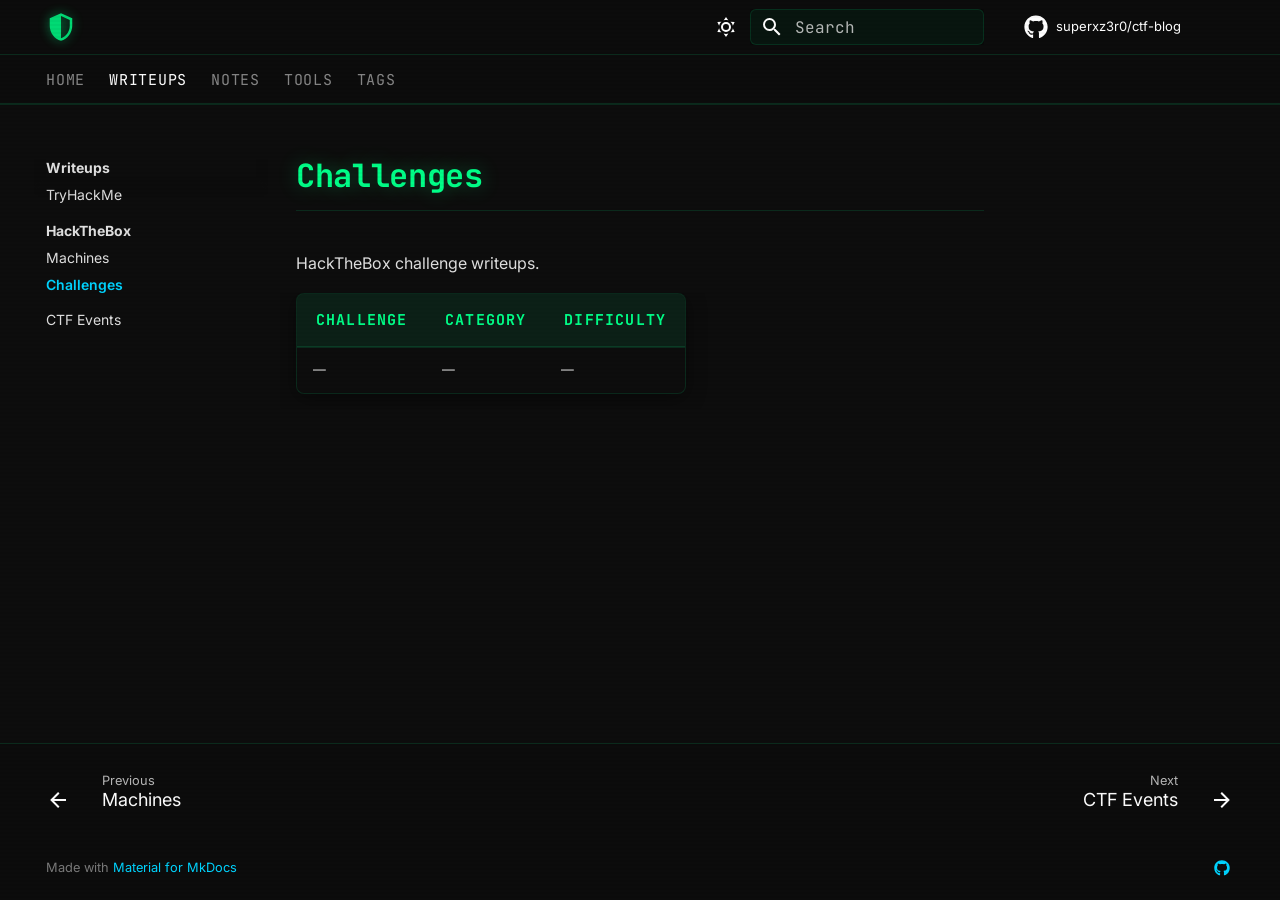
<file: hackthebox/challenges/index.html>
<!doctype html>
<html lang="en" class="no-js">
  <head>
    
      <meta charset="utf-8">
      <meta name="viewport" content="width=device-width,initial-scale=1">
      
        <meta name="description" content="CTF writeups, notes, and hacking methodology">
      
      
        <meta name="author" content="0xffsm">
      
      
        <link rel="canonical" href="https://superxz3r0.github.io/ctf-blog/hackthebox/challenges/">
      
      
        <link rel="prev" href="../machines/">
      
      
        <link rel="next" href="../../ctf-events/">
      
      
        
      
      
      <link rel="icon" href="../../assets/images/favicon.png">
      <meta name="generator" content="mkdocs-1.6.1, mkdocs-material-9.7.6">
    
    
      
        <title>Challenges - 0xffsm</title>
      
    
    
      <link rel="stylesheet" href="../../assets/stylesheets/main.484c7ddc.min.css">
      
        
        <link rel="stylesheet" href="../../assets/stylesheets/palette.ab4e12ef.min.css">
      
      


  
  
    
      
      
        
      
      
    
  
    
      
      
        
      
      
    
  
    
      
      
        
      
      
    
  
    
      
      
        
      
      
    
  
    
      
      
        
      
      
    
  
    
      
      
        
      
      
    
  
    
      
      
        
      
      
    
  
    
      
      
        
      
      
    
  
    
      
      
        
      
      
    
  
    
      
      
        
      
      
    
  
  
  <style>:root{.md-tag.md-tag--web{--md-tag-icon:url('data:image/svg+xml;charset=utf-8,%3Csvg%20xmlns%3D%22http%3A//www.w3.org/2000/svg%22%20viewBox%3D%220%200%2024%2024%22%3E%3Cpath%20d%3D%22M16.36%2014c.08-.66.14-1.32.14-2s-.06-1.34-.14-2h3.38c.16.64.26%201.31.26%202s-.1%201.36-.26%202m-5.15%205.56c.6-1.11%201.06-2.31%201.38-3.56h2.95a8.03%208.03%200%200%201-4.33%203.56M14.34%2014H9.66c-.1-.66-.16-1.32-.16-2s.06-1.35.16-2h4.68c.09.65.16%201.32.16%202s-.07%201.34-.16%202M12%2019.96c-.83-1.2-1.5-2.53-1.91-3.96h3.82c-.41%201.43-1.08%202.76-1.91%203.96M8%208H5.08A7.92%207.92%200%200%201%209.4%204.44C8.8%205.55%208.35%206.75%208%208m-2.92%208H8c.35%201.25.8%202.45%201.4%203.56A8%208%200%200%201%205.08%2016m-.82-2C4.1%2013.36%204%2012.69%204%2012s.1-1.36.26-2h3.38c-.08.66-.14%201.32-.14%202s.06%201.34.14%202M12%204.03c.83%201.2%201.5%202.54%201.91%203.97h-3.82c.41-1.43%201.08-2.77%201.91-3.97M18.92%208h-2.95a15.7%2015.7%200%200%200-1.38-3.56c1.84.63%203.37%201.9%204.33%203.56M12%202C6.47%202%202%206.5%202%2012a10%2010%200%200%200%2010%2010%2010%2010%200%200%200%2010-10A10%2010%200%200%200%2012%202%22/%3E%3C/svg%3E');}.md-tag.md-tag--pwn{--md-tag-icon:url('data:image/svg+xml;charset=utf-8,%3Csvg%20xmlns%3D%22http%3A//www.w3.org/2000/svg%22%20viewBox%3D%220%200%2024%2024%22%3E%3Cpath%20d%3D%22M17%2017H7V7h10m4%204V9h-2V7a2%202%200%200%200-2-2h-2V3h-2v2h-2V3H9v2H7c-1.11%200-2%20.89-2%202v2H3v2h2v2H3v2h2v2a2%202%200%200%200%202%202h2v2h2v-2h2v2h2v-2h2a2%202%200%200%200%202-2v-2h2v-2h-2v-2m-6%202h-2v-2h2m2-2H9v6h6z%22/%3E%3C/svg%3E');}.md-tag.md-tag--crypto{--md-tag-icon:url('data:image/svg+xml;charset=utf-8,%3Csvg%20xmlns%3D%22http%3A//www.w3.org/2000/svg%22%20viewBox%3D%220%200%2024%2024%22%3E%3Cpath%20d%3D%22M7%2014c-1.1%200-2-.9-2-2s.9-2%202-2%202%20.9%202%202-.9%202-2%202m5.6-4c-.8-2.3-3-4-5.6-4-3.3%200-6%202.7-6%206s2.7%206%206%206c2.6%200%204.8-1.7%205.6-4H16v4h4v-4h3v-4z%22/%3E%3C/svg%3E');}.md-tag.md-tag--forensics{--md-tag-icon:url('data:image/svg+xml;charset=utf-8,%3Csvg%20xmlns%3D%22http%3A//www.w3.org/2000/svg%22%20viewBox%3D%220%200%2024%2024%22%3E%3Cpath%20d%3D%22M9.5%203A6.5%206.5%200%200%201%2016%209.5c0%201.61-.59%203.09-1.56%204.23l.27.27h.79l5%205-1.5%201.5-5-5v-.79l-.27-.27A6.52%206.52%200%200%201%209.5%2016%206.5%206.5%200%200%201%203%209.5%206.5%206.5%200%200%201%209.5%203m0%202C7%205%205%207%205%209.5S7%2014%209.5%2014%2014%2012%2014%209.5%2012%205%209.5%205%22/%3E%3C/svg%3E');}.md-tag.md-tag--rev{--md-tag-icon:url('data:image/svg+xml;charset=utf-8,%3Csvg%20xmlns%3D%22http%3A//www.w3.org/2000/svg%22%20viewBox%3D%220%200%2024%2024%22%3E%3Cpath%20d%3D%22M20.5%2011H19V7a2%202%200%200%200-2-2h-4V3.5A2.5%202.5%200%200%200%2010.5%201%202.5%202.5%200%200%200%208%203.5V5H4a2%202%200%200%200-2%202v3.8h1.5c1.5%200%202.7%201.2%202.7%202.7S5%2016.2%203.5%2016.2H2V20a2%202%200%200%200%202%202h3.8v-1.5c0-1.5%201.2-2.7%202.7-2.7s2.7%201.2%202.7%202.7V22H17a2%202%200%200%200%202-2v-4h1.5a2.5%202.5%200%200%200%202.5-2.5%202.5%202.5%200%200%200-2.5-2.5%22/%3E%3C/svg%3E');}.md-tag.md-tag--linux{--md-tag-icon:url('data:image/svg+xml;charset=utf-8,%3Csvg%20xmlns%3D%22http%3A//www.w3.org/2000/svg%22%20viewBox%3D%220%200%2024%2024%22%3E%3Cpath%20d%3D%22M14.62%208.35c-.42.28-1.75%201.04-1.95%201.19-.39.31-.75.29-1.14-.01-.2-.16-1.53-.92-1.95-1.19-.48-.31-.45-.7.08-.92%201.64-.69%203.28-.64%204.91.03.49.21.51.6.05.9m7.22%207.28c-.93-2.09-2.2-3.99-3.84-5.66a4.3%204.3%200%200%201-1.06-1.88c-.1-.33-.17-.67-.24-1.01-.2-.88-.29-1.78-.7-2.61-.73-1.58-2-2.4-3.84-2.47-1.81.05-3.16.81-3.95%202.4-.21.43-.36.88-.46%201.34-.17.76-.32%201.55-.5%202.32-.15.65-.45%201.21-.96%201.71-1.61%201.57-2.9%203.37-3.88%205.35-.14.29-.28.58-.37.88-.19.66.29%201.12.99.96.44-.09.88-.18%201.3-.31.41-.15.57-.05.67.35.65%202.15%202.07%203.66%204.24%204.5%204.12%201.56%208.93-.66%209.97-4.58.07-.27.17-.37.47-.27.46.14.93.24%201.4.35.49.09.85-.16.92-.64.03-.26-.06-.49-.16-.73%22/%3E%3C/svg%3E');}.md-tag.md-tag--windows{--md-tag-icon:url('data:image/svg+xml;charset=utf-8,%3Csvg%20xmlns%3D%22http%3A//www.w3.org/2000/svg%22%20viewBox%3D%220%200%2024%2024%22%3E%3Cpath%20d%3D%22M3%2012V6.75l6-1.32v6.48zm17-9v8.75l-10%20.15V5.21zM3%2013l6%20.09v6.81l-6-1.15zm17%20.25V22l-10-1.91V13.1z%22/%3E%3C/svg%3E');}.md-tag.md-tag--easy{--md-tag-icon:url('data:image/svg+xml;charset=utf-8,%3Csvg%20xmlns%3D%22http%3A//www.w3.org/2000/svg%22%20viewBox%3D%220%200%2024%2024%22%3E%3Cpath%20d%3D%22M19.5%205.5v13h-2v-13zm-7%205v8h-2v-8zM21%204h-5v16h5zm-7%205H9v11h5zm-7%205H2v6h5z%22/%3E%3C/svg%3E');}.md-tag.md-tag--medium{--md-tag-icon:url('data:image/svg+xml;charset=utf-8,%3Csvg%20xmlns%3D%22http%3A//www.w3.org/2000/svg%22%20viewBox%3D%220%200%2024%2024%22%3E%3Cpath%20d%3D%22M19.5%205.5v13h-2v-13zM21%204h-5v16h5zm-7%205H9v11h5zm-7%205H2v6h5z%22/%3E%3C/svg%3E');}.md-tag.md-tag--hard{--md-tag-icon:url('data:image/svg+xml;charset=utf-8,%3Csvg%20xmlns%3D%22http%3A//www.w3.org/2000/svg%22%20viewBox%3D%220%200%2024%2024%22%3E%3Cpath%20d%3D%22M21%204h-5v16h5zm-7%205H9v11h5zm-7%205H2v6h5z%22/%3E%3C/svg%3E');}}</style>

    
    
      
    
    
      
        
        
        <link rel="preconnect" href="https://fonts.gstatic.com" crossorigin>
        <link rel="stylesheet" href="https://fonts.googleapis.com/css?family=Inter:300,300i,400,400i,700,700i%7CJetBrains+Mono:400,400i,700,700i&display=fallback">
        <style>:root{--md-text-font:"Inter";--md-code-font:"JetBrains Mono"}</style>
      
    
    
      <link rel="stylesheet" href="../../stylesheets/extra.css">
    
    <script>__md_scope=new URL("../..",location),__md_hash=e=>[...e].reduce(((e,_)=>(e<<5)-e+_.charCodeAt(0)),0),__md_get=(e,_=localStorage,t=__md_scope)=>JSON.parse(_.getItem(t.pathname+"."+e)),__md_set=(e,_,t=localStorage,a=__md_scope)=>{try{t.setItem(a.pathname+"."+e,JSON.stringify(_))}catch(e){}}</script>
    
      

    
    
  </head>
  
  
    
    
      
    
    
    
    
    <body dir="ltr" data-md-color-scheme="slate" data-md-color-primary="black" data-md-color-accent="teal">
  
    
    <input class="md-toggle" data-md-toggle="drawer" type="checkbox" id="__drawer" autocomplete="off">
    <input class="md-toggle" data-md-toggle="search" type="checkbox" id="__search" autocomplete="off">
    <label class="md-overlay" for="__drawer"></label>
    <div data-md-component="skip">
      
        
        <a href="#challenges" class="md-skip">
          Skip to content
        </a>
      
    </div>
    <div data-md-component="announce">
      
    </div>
    
    
      

  

<header class="md-header md-header--shadow md-header--lifted" data-md-component="header">
  <nav class="md-header__inner md-grid" aria-label="Header">
    <a href="../.." title="0xffsm" class="md-header__button md-logo" aria-label="0xffsm" data-md-component="logo">
      
  
  <svg xmlns="http://www.w3.org/2000/svg" viewBox="0 0 24 24"><path d="M21 11c0 5.55-3.84 10.74-9 12-5.16-1.26-9-6.45-9-12V5l9-4 9 4zm-9 10c3.75-1 7-5.46 7-9.78V6.3l-7-3.12z"/></svg>

    </a>
    <label class="md-header__button md-icon" for="__drawer">
      
      <svg xmlns="http://www.w3.org/2000/svg" viewBox="0 0 24 24"><path d="M3 6h18v2H3zm0 5h18v2H3zm0 5h18v2H3z"/></svg>
    </label>
    <div class="md-header__title" data-md-component="header-title">
      <div class="md-header__ellipsis">
        <div class="md-header__topic">
          <span class="md-ellipsis">
            0xffsm
          </span>
        </div>
        <div class="md-header__topic" data-md-component="header-topic">
          <span class="md-ellipsis">
            
              Challenges
            
          </span>
        </div>
      </div>
    </div>
    
      
        <form class="md-header__option" data-md-component="palette">
  
    
    
    
    <input class="md-option" data-md-color-media="" data-md-color-scheme="slate" data-md-color-primary="black" data-md-color-accent="teal"  aria-label="Light mode"  type="radio" name="__palette" id="__palette_0">
    
      <label class="md-header__button md-icon" title="Light mode" for="__palette_1" hidden>
        <svg xmlns="http://www.w3.org/2000/svg" viewBox="0 0 24 24"><path d="M12 7a5 5 0 0 1 5 5 5 5 0 0 1-5 5 5 5 0 0 1-5-5 5 5 0 0 1 5-5m0 2a3 3 0 0 0-3 3 3 3 0 0 0 3 3 3 3 0 0 0 3-3 3 3 0 0 0-3-3m0-7 2.39 3.42C13.65 5.15 12.84 5 12 5s-1.65.15-2.39.42zM3.34 7l4.16-.35A7.2 7.2 0 0 0 5.94 8.5c-.44.74-.69 1.5-.83 2.29zm.02 10 1.76-3.77a7.131 7.131 0 0 0 2.38 4.14zM20.65 7l-1.77 3.79a7.02 7.02 0 0 0-2.38-4.15zm-.01 10-4.14.36c.59-.51 1.12-1.14 1.54-1.86.42-.73.69-1.5.83-2.29zM12 22l-2.41-3.44c.74.27 1.55.44 2.41.44.82 0 1.63-.17 2.37-.44z"/></svg>
      </label>
    
  
    
    
    
    <input class="md-option" data-md-color-media="" data-md-color-scheme="default" data-md-color-primary="black" data-md-color-accent="teal"  aria-label="Dark mode"  type="radio" name="__palette" id="__palette_1">
    
      <label class="md-header__button md-icon" title="Dark mode" for="__palette_0" hidden>
        <svg xmlns="http://www.w3.org/2000/svg" viewBox="0 0 24 24"><path d="m17.75 4.09-2.53 1.94.91 3.06-2.63-1.81-2.63 1.81.91-3.06-2.53-1.94L12.44 4l1.06-3 1.06 3zm3.5 6.91-1.64 1.25.59 1.98-1.7-1.17-1.7 1.17.59-1.98L15.75 11l2.06-.05L18.5 9l.69 1.95zm-2.28 4.95c.83-.08 1.72 1.1 1.19 1.85-.32.45-.66.87-1.08 1.27C15.17 23 8.84 23 4.94 19.07c-3.91-3.9-3.91-10.24 0-14.14.4-.4.82-.76 1.27-1.08.75-.53 1.93.36 1.85 1.19-.27 2.86.69 5.83 2.89 8.02a9.96 9.96 0 0 0 8.02 2.89m-1.64 2.02a12.08 12.08 0 0 1-7.8-3.47c-2.17-2.19-3.33-5-3.49-7.82-2.81 3.14-2.7 7.96.31 10.98 3.02 3.01 7.84 3.12 10.98.31"/></svg>
      </label>
    
  
</form>
      
    
    
      <script>var palette=__md_get("__palette");if(palette&&palette.color){if("(prefers-color-scheme)"===palette.color.media){var media=matchMedia("(prefers-color-scheme: light)"),input=document.querySelector(media.matches?"[data-md-color-media='(prefers-color-scheme: light)']":"[data-md-color-media='(prefers-color-scheme: dark)']");palette.color.media=input.getAttribute("data-md-color-media"),palette.color.scheme=input.getAttribute("data-md-color-scheme"),palette.color.primary=input.getAttribute("data-md-color-primary"),palette.color.accent=input.getAttribute("data-md-color-accent")}for(var[key,value]of Object.entries(palette.color))document.body.setAttribute("data-md-color-"+key,value)}</script>
    
    
    
      
      
        <label class="md-header__button md-icon" for="__search">
          
          <svg xmlns="http://www.w3.org/2000/svg" viewBox="0 0 24 24"><path d="M9.5 3A6.5 6.5 0 0 1 16 9.5c0 1.61-.59 3.09-1.56 4.23l.27.27h.79l5 5-1.5 1.5-5-5v-.79l-.27-.27A6.52 6.52 0 0 1 9.5 16 6.5 6.5 0 0 1 3 9.5 6.5 6.5 0 0 1 9.5 3m0 2C7 5 5 7 5 9.5S7 14 9.5 14 14 12 14 9.5 12 5 9.5 5"/></svg>
        </label>
        <div class="md-search" data-md-component="search" role="dialog">
  <label class="md-search__overlay" for="__search"></label>
  <div class="md-search__inner" role="search">
    <form class="md-search__form" name="search">
      <input type="text" class="md-search__input" name="query" aria-label="Search" placeholder="Search" autocapitalize="off" autocorrect="off" autocomplete="off" spellcheck="false" data-md-component="search-query" required>
      <label class="md-search__icon md-icon" for="__search">
        
        <svg xmlns="http://www.w3.org/2000/svg" viewBox="0 0 24 24"><path d="M9.5 3A6.5 6.5 0 0 1 16 9.5c0 1.61-.59 3.09-1.56 4.23l.27.27h.79l5 5-1.5 1.5-5-5v-.79l-.27-.27A6.52 6.52 0 0 1 9.5 16 6.5 6.5 0 0 1 3 9.5 6.5 6.5 0 0 1 9.5 3m0 2C7 5 5 7 5 9.5S7 14 9.5 14 14 12 14 9.5 12 5 9.5 5"/></svg>
        
        <svg xmlns="http://www.w3.org/2000/svg" viewBox="0 0 24 24"><path d="M20 11v2H8l5.5 5.5-1.42 1.42L4.16 12l7.92-7.92L13.5 5.5 8 11z"/></svg>
      </label>
      <nav class="md-search__options" aria-label="Search">
        
          <a href="javascript:void(0)" class="md-search__icon md-icon" title="Share" aria-label="Share" data-clipboard data-clipboard-text="" data-md-component="search-share" tabindex="-1">
            
            <svg xmlns="http://www.w3.org/2000/svg" viewBox="0 0 24 24"><path d="M18 16.08c-.76 0-1.44.3-1.96.77L8.91 12.7c.05-.23.09-.46.09-.7s-.04-.47-.09-.7l7.05-4.11c.54.5 1.25.81 2.04.81a3 3 0 0 0 3-3 3 3 0 0 0-3-3 3 3 0 0 0-3 3c0 .24.04.47.09.7L8.04 9.81C7.5 9.31 6.79 9 6 9a3 3 0 0 0-3 3 3 3 0 0 0 3 3c.79 0 1.5-.31 2.04-.81l7.12 4.15c-.05.21-.08.43-.08.66 0 1.61 1.31 2.91 2.92 2.91s2.92-1.3 2.92-2.91A2.92 2.92 0 0 0 18 16.08"/></svg>
          </a>
        
        <button type="reset" class="md-search__icon md-icon" title="Clear" aria-label="Clear" tabindex="-1">
          
          <svg xmlns="http://www.w3.org/2000/svg" viewBox="0 0 24 24"><path d="M19 6.41 17.59 5 12 10.59 6.41 5 5 6.41 10.59 12 5 17.59 6.41 19 12 13.41 17.59 19 19 17.59 13.41 12z"/></svg>
        </button>
      </nav>
      
        <div class="md-search__suggest" data-md-component="search-suggest"></div>
      
    </form>
    <div class="md-search__output">
      <div class="md-search__scrollwrap" tabindex="0" data-md-scrollfix>
        <div class="md-search-result" data-md-component="search-result">
          <div class="md-search-result__meta">
            Initializing search
          </div>
          <ol class="md-search-result__list" role="presentation"></ol>
        </div>
      </div>
    </div>
  </div>
</div>
      
    
    
      <div class="md-header__source">
        <a href="https://github.com/superxz3r0/ctf-blog" title="Go to repository" class="md-source" data-md-component="source">
  <div class="md-source__icon md-icon">
    
    <svg xmlns="http://www.w3.org/2000/svg" viewBox="0 0 512 512"><!--! Font Awesome Free 7.1.0 by @fontawesome - https://fontawesome.com License - https://fontawesome.com/license/free (Icons: CC BY 4.0, Fonts: SIL OFL 1.1, Code: MIT License) Copyright 2025 Fonticons, Inc.--><path d="M173.9 397.4c0 2-2.3 3.6-5.2 3.6-3.3.3-5.6-1.3-5.6-3.6 0-2 2.3-3.6 5.2-3.6 3-.3 5.6 1.3 5.6 3.6m-31.1-4.5c-.7 2 1.3 4.3 4.3 4.9 2.6 1 5.6 0 6.2-2s-1.3-4.3-4.3-5.2c-2.6-.7-5.5.3-6.2 2.3m44.2-1.7c-2.9.7-4.9 2.6-4.6 4.9.3 2 2.9 3.3 5.9 2.6 2.9-.7 4.9-2.6 4.6-4.6-.3-1.9-3-3.2-5.9-2.9M252.8 8C114.1 8 8 113.3 8 252c0 110.9 69.8 205.8 169.5 239.2 12.8 2.3 17.3-5.6 17.3-12.1 0-6.2-.3-40.4-.3-61.4 0 0-70 15-84.7-29.8 0 0-11.4-29.1-27.8-36.6 0 0-22.9-15.7 1.6-15.4 0 0 24.9 2 38.6 25.8 21.9 38.6 58.6 27.5 72.9 20.9 2.3-16 8.8-27.1 16-33.7-55.9-6.2-112.3-14.3-112.3-110.5 0-27.5 7.6-41.3 23.6-58.9-2.6-6.5-11.1-33.3 2.6-67.9 20.9-6.5 69 27 69 27 20-5.6 41.5-8.5 62.8-8.5s42.8 2.9 62.8 8.5c0 0 48.1-33.6 69-27 13.7 34.7 5.2 61.4 2.6 67.9 16 17.7 25.8 31.5 25.8 58.9 0 96.5-58.9 104.2-114.8 110.5 9.2 7.9 17 22.9 17 46.4 0 33.7-.3 75.4-.3 83.6 0 6.5 4.6 14.4 17.3 12.1C436.2 457.8 504 362.9 504 252 504 113.3 391.5 8 252.8 8M105.2 352.9c-1.3 1-1 3.3.7 5.2 1.6 1.6 3.9 2.3 5.2 1 1.3-1 1-3.3-.7-5.2-1.6-1.6-3.9-2.3-5.2-1m-10.8-8.1c-.7 1.3.3 2.9 2.3 3.9 1.6 1 3.6.7 4.3-.7.7-1.3-.3-2.9-2.3-3.9-2-.6-3.6-.3-4.3.7m32.4 35.6c-1.6 1.3-1 4.3 1.3 6.2 2.3 2.3 5.2 2.6 6.5 1 1.3-1.3.7-4.3-1.3-6.2-2.2-2.3-5.2-2.6-6.5-1m-11.4-14.7c-1.6 1-1.6 3.6 0 5.9s4.3 3.3 5.6 2.3c1.6-1.3 1.6-3.9 0-6.2-1.4-2.3-4-3.3-5.6-2"/></svg>
  </div>
  <div class="md-source__repository">
    superxz3r0/ctf-blog
  </div>
</a>
      </div>
    
  </nav>
  
    
      
<nav class="md-tabs" aria-label="Tabs" data-md-component="tabs">
  <div class="md-grid">
    <ul class="md-tabs__list">
      
        
  
  
  
  
    <li class="md-tabs__item">
      <a href="../.." class="md-tabs__link">
        
  
  
    
  
  Home

      </a>
    </li>
  

      
        
  
  
  
    
  
  
    
    
      <li class="md-tabs__item md-tabs__item--active">
        <a href="../../writeups/" class="md-tabs__link">
          
  
  
    
  
  Writeups

        </a>
      </li>
    
  

      
        
  
  
  
  
    
    
      <li class="md-tabs__item">
        <a href="../../notes/" class="md-tabs__link">
          
  
  
    
  
  Notes

        </a>
      </li>
    
  

      
        
  
  
  
  
    <li class="md-tabs__item">
      <a href="../../tools/" class="md-tabs__link">
        
  
  
    
  
  Tools

      </a>
    </li>
  

      
        
  
  
  
  
    <li class="md-tabs__item">
      <a href="../../tags/" class="md-tabs__link">
        
  
  
    
  
  Tags

      </a>
    </li>
  

      
    </ul>
  </div>
</nav>
    
  
</header>
    
    <div class="md-container" data-md-component="container">
      
      
        
      
      <main class="md-main" data-md-component="main">
        <div class="md-main__inner md-grid">
          
            
              
              <div class="md-sidebar md-sidebar--primary" data-md-component="sidebar" data-md-type="navigation" >
                <div class="md-sidebar__scrollwrap">
                  <div class="md-sidebar__inner">
                    


  


<nav class="md-nav md-nav--primary md-nav--lifted" aria-label="Navigation" data-md-level="0">
  <label class="md-nav__title" for="__drawer">
    <a href="../.." title="0xffsm" class="md-nav__button md-logo" aria-label="0xffsm" data-md-component="logo">
      
  
  <svg xmlns="http://www.w3.org/2000/svg" viewBox="0 0 24 24"><path d="M21 11c0 5.55-3.84 10.74-9 12-5.16-1.26-9-6.45-9-12V5l9-4 9 4zm-9 10c3.75-1 7-5.46 7-9.78V6.3l-7-3.12z"/></svg>

    </a>
    0xffsm
  </label>
  
    <div class="md-nav__source">
      <a href="https://github.com/superxz3r0/ctf-blog" title="Go to repository" class="md-source" data-md-component="source">
  <div class="md-source__icon md-icon">
    
    <svg xmlns="http://www.w3.org/2000/svg" viewBox="0 0 512 512"><!--! Font Awesome Free 7.1.0 by @fontawesome - https://fontawesome.com License - https://fontawesome.com/license/free (Icons: CC BY 4.0, Fonts: SIL OFL 1.1, Code: MIT License) Copyright 2025 Fonticons, Inc.--><path d="M173.9 397.4c0 2-2.3 3.6-5.2 3.6-3.3.3-5.6-1.3-5.6-3.6 0-2 2.3-3.6 5.2-3.6 3-.3 5.6 1.3 5.6 3.6m-31.1-4.5c-.7 2 1.3 4.3 4.3 4.9 2.6 1 5.6 0 6.2-2s-1.3-4.3-4.3-5.2c-2.6-.7-5.5.3-6.2 2.3m44.2-1.7c-2.9.7-4.9 2.6-4.6 4.9.3 2 2.9 3.3 5.9 2.6 2.9-.7 4.9-2.6 4.6-4.6-.3-1.9-3-3.2-5.9-2.9M252.8 8C114.1 8 8 113.3 8 252c0 110.9 69.8 205.8 169.5 239.2 12.8 2.3 17.3-5.6 17.3-12.1 0-6.2-.3-40.4-.3-61.4 0 0-70 15-84.7-29.8 0 0-11.4-29.1-27.8-36.6 0 0-22.9-15.7 1.6-15.4 0 0 24.9 2 38.6 25.8 21.9 38.6 58.6 27.5 72.9 20.9 2.3-16 8.8-27.1 16-33.7-55.9-6.2-112.3-14.3-112.3-110.5 0-27.5 7.6-41.3 23.6-58.9-2.6-6.5-11.1-33.3 2.6-67.9 20.9-6.5 69 27 69 27 20-5.6 41.5-8.5 62.8-8.5s42.8 2.9 62.8 8.5c0 0 48.1-33.6 69-27 13.7 34.7 5.2 61.4 2.6 67.9 16 17.7 25.8 31.5 25.8 58.9 0 96.5-58.9 104.2-114.8 110.5 9.2 7.9 17 22.9 17 46.4 0 33.7-.3 75.4-.3 83.6 0 6.5 4.6 14.4 17.3 12.1C436.2 457.8 504 362.9 504 252 504 113.3 391.5 8 252.8 8M105.2 352.9c-1.3 1-1 3.3.7 5.2 1.6 1.6 3.9 2.3 5.2 1 1.3-1 1-3.3-.7-5.2-1.6-1.6-3.9-2.3-5.2-1m-10.8-8.1c-.7 1.3.3 2.9 2.3 3.9 1.6 1 3.6.7 4.3-.7.7-1.3-.3-2.9-2.3-3.9-2-.6-3.6-.3-4.3.7m32.4 35.6c-1.6 1.3-1 4.3 1.3 6.2 2.3 2.3 5.2 2.6 6.5 1 1.3-1.3.7-4.3-1.3-6.2-2.2-2.3-5.2-2.6-6.5-1m-11.4-14.7c-1.6 1-1.6 3.6 0 5.9s4.3 3.3 5.6 2.3c1.6-1.3 1.6-3.9 0-6.2-1.4-2.3-4-3.3-5.6-2"/></svg>
  </div>
  <div class="md-source__repository">
    superxz3r0/ctf-blog
  </div>
</a>
    </div>
  
  <ul class="md-nav__list" data-md-scrollfix>
    
      
      
  
  
  
  
    <li class="md-nav__item">
      <a href="../.." class="md-nav__link">
        
  
  
  <span class="md-ellipsis">
    
  
    Home
  

    
  </span>
  
  

      </a>
    </li>
  

    
      
      
  
  
    
  
  
  
    
    
      
        
          
        
      
        
      
        
      
        
      
    
    
    
      
        
        
      
      
        
      
    
    
    <li class="md-nav__item md-nav__item--active md-nav__item--section md-nav__item--nested">
      
        
        
        <input class="md-nav__toggle md-toggle " type="checkbox" id="__nav_2" checked>
        
          
          <div class="md-nav__link md-nav__container">
            <a href="../../writeups/" class="md-nav__link ">
              
  
  
  <span class="md-ellipsis">
    
  
    Writeups
  

    
  </span>
  
  

            </a>
            
              
              <label class="md-nav__link " for="__nav_2" id="__nav_2_label" tabindex="">
                <span class="md-nav__icon md-icon"></span>
              </label>
            
          </div>
        
        <nav class="md-nav" data-md-level="1" aria-labelledby="__nav_2_label" aria-expanded="true">
          <label class="md-nav__title" for="__nav_2">
            <span class="md-nav__icon md-icon"></span>
            
  
    Writeups
  

          </label>
          <ul class="md-nav__list" data-md-scrollfix>
            
              
            
              
                
  
  
  
  
    <li class="md-nav__item">
      <a href="../../tryhackme/" class="md-nav__link">
        
  
  
  <span class="md-ellipsis">
    
  
    TryHackMe
  

    
  </span>
  
  

      </a>
    </li>
  

              
            
              
                
  
  
    
  
  
  
    
    
      
        
          
        
      
        
      
        
      
    
    
    
      
      
        
          
          
        
      
    
    
    <li class="md-nav__item md-nav__item--active md-nav__item--section md-nav__item--nested">
      
        
        
        <input class="md-nav__toggle md-toggle " type="checkbox" id="__nav_2_3" checked>
        
          
          <div class="md-nav__link md-nav__container">
            <a href="../" class="md-nav__link ">
              
  
  
  <span class="md-ellipsis">
    
  
    HackTheBox
  

    
  </span>
  
  

            </a>
            
              
              <label class="md-nav__link " for="__nav_2_3" id="__nav_2_3_label" tabindex="">
                <span class="md-nav__icon md-icon"></span>
              </label>
            
          </div>
        
        <nav class="md-nav" data-md-level="2" aria-labelledby="__nav_2_3_label" aria-expanded="true">
          <label class="md-nav__title" for="__nav_2_3">
            <span class="md-nav__icon md-icon"></span>
            
  
    HackTheBox
  

          </label>
          <ul class="md-nav__list" data-md-scrollfix>
            
              
            
              
                
  
  
  
  
    <li class="md-nav__item">
      <a href="../machines/" class="md-nav__link">
        
  
  
  <span class="md-ellipsis">
    
  
    Machines
  

    
  </span>
  
  

      </a>
    </li>
  

              
            
              
                
  
  
    
  
  
  
    <li class="md-nav__item md-nav__item--active">
      
      <input class="md-nav__toggle md-toggle" type="checkbox" id="__toc">
      
      
        
      
      
      <a href="./" class="md-nav__link md-nav__link--active">
        
  
  
  <span class="md-ellipsis">
    
  
    Challenges
  

    
  </span>
  
  

      </a>
      
    </li>
  

              
            
          </ul>
        </nav>
      
    </li>
  

              
            
              
                
  
  
  
  
    <li class="md-nav__item">
      <a href="../../ctf-events/" class="md-nav__link">
        
  
  
  <span class="md-ellipsis">
    
  
    CTF Events
  

    
  </span>
  
  

      </a>
    </li>
  

              
            
          </ul>
        </nav>
      
    </li>
  

    
      
      
  
  
  
  
    
    
      
        
          
        
      
        
      
        
      
    
    
    
      
      
        
      
    
    
    <li class="md-nav__item md-nav__item--nested">
      
        
        
          
        
        <input class="md-nav__toggle md-toggle md-toggle--indeterminate" type="checkbox" id="__nav_3" >
        
          
          <div class="md-nav__link md-nav__container">
            <a href="../../notes/" class="md-nav__link ">
              
  
  
  <span class="md-ellipsis">
    
  
    Notes
  

    
  </span>
  
  

            </a>
            
              
              <label class="md-nav__link " for="__nav_3" id="__nav_3_label" tabindex="0">
                <span class="md-nav__icon md-icon"></span>
              </label>
            
          </div>
        
        <nav class="md-nav" data-md-level="1" aria-labelledby="__nav_3_label" aria-expanded="false">
          <label class="md-nav__title" for="__nav_3">
            <span class="md-nav__icon md-icon"></span>
            
  
    Notes
  

          </label>
          <ul class="md-nav__list" data-md-scrollfix>
            
              
            
              
                
  
  
  
  
    <li class="md-nav__item">
      <a href="../../notes/cheatsheets/" class="md-nav__link">
        
  
  
  <span class="md-ellipsis">
    
  
    Cheatsheets
  

    
  </span>
  
  

      </a>
    </li>
  

              
            
              
                
  
  
  
  
    <li class="md-nav__item">
      <a href="../../notes/methodology/" class="md-nav__link">
        
  
  
  <span class="md-ellipsis">
    
  
    Methodology
  

    
  </span>
  
  

      </a>
    </li>
  

              
            
          </ul>
        </nav>
      
    </li>
  

    
      
      
  
  
  
  
    <li class="md-nav__item">
      <a href="../../tools/" class="md-nav__link">
        
  
  
  <span class="md-ellipsis">
    
  
    Tools
  

    
  </span>
  
  

      </a>
    </li>
  

    
      
      
  
  
  
  
    <li class="md-nav__item">
      <a href="../../tags/" class="md-nav__link">
        
  
  
  <span class="md-ellipsis">
    
  
    Tags
  

    
  </span>
  
  

      </a>
    </li>
  

    
  </ul>
</nav>
                  </div>
                </div>
              </div>
            
            
              
              <div class="md-sidebar md-sidebar--secondary" data-md-component="sidebar" data-md-type="toc" >
                <div class="md-sidebar__scrollwrap">
                  <div class="md-sidebar__inner">
                    

  

<nav class="md-nav md-nav--secondary" aria-label="On this page">
  
  
  
    
  
  
</nav>
                  </div>
                </div>
              </div>
            
          
          
            <div class="md-content" data-md-component="content">
              
              <article class="md-content__inner md-typeset">
                
                  


  
  


<h1 id="challenges">Challenges<a class="headerlink" href="#challenges" title="Permanent link">&para;</a></h1>
<p>HackTheBox challenge writeups.</p>
<table>
<thead>
<tr>
<th>Challenge</th>
<th>Category</th>
<th>Difficulty</th>
</tr>
</thead>
<tbody>
<tr>
<td>—</td>
<td>—</td>
<td>—</td>
</tr>
</tbody>
</table>












                
              </article>
            </div>
          
          
<script>var target=document.getElementById(location.hash.slice(1));target&&target.name&&(target.checked=target.name.startsWith("__tabbed_"))</script>
        </div>
        
          <button type="button" class="md-top md-icon" data-md-component="top" hidden>
  
  <svg xmlns="http://www.w3.org/2000/svg" viewBox="0 0 24 24"><path d="M13 20h-2V8l-5.5 5.5-1.42-1.42L12 4.16l7.92 7.92-1.42 1.42L13 8z"/></svg>
  Back to top
</button>
        
      </main>
      
        <footer class="md-footer">
  
    
      
      <nav class="md-footer__inner md-grid" aria-label="Footer" >
        
          
          <a href="../machines/" class="md-footer__link md-footer__link--prev" aria-label="Previous: Machines">
            <div class="md-footer__button md-icon">
              
              <svg xmlns="http://www.w3.org/2000/svg" viewBox="0 0 24 24"><path d="M20 11v2H8l5.5 5.5-1.42 1.42L4.16 12l7.92-7.92L13.5 5.5 8 11z"/></svg>
            </div>
            <div class="md-footer__title">
              <span class="md-footer__direction">
                Previous
              </span>
              <div class="md-ellipsis">
                Machines
              </div>
            </div>
          </a>
        
        
          
          <a href="../../ctf-events/" class="md-footer__link md-footer__link--next" aria-label="Next: CTF Events">
            <div class="md-footer__title">
              <span class="md-footer__direction">
                Next
              </span>
              <div class="md-ellipsis">
                CTF Events
              </div>
            </div>
            <div class="md-footer__button md-icon">
              
              <svg xmlns="http://www.w3.org/2000/svg" viewBox="0 0 24 24"><path d="M4 11v2h12l-5.5 5.5 1.42 1.42L19.84 12l-7.92-7.92L10.5 5.5 16 11z"/></svg>
            </div>
          </a>
        
      </nav>
    
  
  <div class="md-footer-meta md-typeset">
    <div class="md-footer-meta__inner md-grid">
      <div class="md-copyright">
  
  
    Made with
    <a href="https://squidfunk.github.io/mkdocs-material/" target="_blank" rel="noopener">
      Material for MkDocs
    </a>
  
</div>
      
        
<div class="md-social">
  
    
    
    
    
    <a href="https://github.com/superxz3r0" target="_blank" rel="noopener" title="GitHub" class="md-social__link">
      <svg xmlns="http://www.w3.org/2000/svg" viewBox="0 0 512 512"><!--! Font Awesome Free 7.1.0 by @fontawesome - https://fontawesome.com License - https://fontawesome.com/license/free (Icons: CC BY 4.0, Fonts: SIL OFL 1.1, Code: MIT License) Copyright 2025 Fonticons, Inc.--><path d="M173.9 397.4c0 2-2.3 3.6-5.2 3.6-3.3.3-5.6-1.3-5.6-3.6 0-2 2.3-3.6 5.2-3.6 3-.3 5.6 1.3 5.6 3.6m-31.1-4.5c-.7 2 1.3 4.3 4.3 4.9 2.6 1 5.6 0 6.2-2s-1.3-4.3-4.3-5.2c-2.6-.7-5.5.3-6.2 2.3m44.2-1.7c-2.9.7-4.9 2.6-4.6 4.9.3 2 2.9 3.3 5.9 2.6 2.9-.7 4.9-2.6 4.6-4.6-.3-1.9-3-3.2-5.9-2.9M252.8 8C114.1 8 8 113.3 8 252c0 110.9 69.8 205.8 169.5 239.2 12.8 2.3 17.3-5.6 17.3-12.1 0-6.2-.3-40.4-.3-61.4 0 0-70 15-84.7-29.8 0 0-11.4-29.1-27.8-36.6 0 0-22.9-15.7 1.6-15.4 0 0 24.9 2 38.6 25.8 21.9 38.6 58.6 27.5 72.9 20.9 2.3-16 8.8-27.1 16-33.7-55.9-6.2-112.3-14.3-112.3-110.5 0-27.5 7.6-41.3 23.6-58.9-2.6-6.5-11.1-33.3 2.6-67.9 20.9-6.5 69 27 69 27 20-5.6 41.5-8.5 62.8-8.5s42.8 2.9 62.8 8.5c0 0 48.1-33.6 69-27 13.7 34.7 5.2 61.4 2.6 67.9 16 17.7 25.8 31.5 25.8 58.9 0 96.5-58.9 104.2-114.8 110.5 9.2 7.9 17 22.9 17 46.4 0 33.7-.3 75.4-.3 83.6 0 6.5 4.6 14.4 17.3 12.1C436.2 457.8 504 362.9 504 252 504 113.3 391.5 8 252.8 8M105.2 352.9c-1.3 1-1 3.3.7 5.2 1.6 1.6 3.9 2.3 5.2 1 1.3-1 1-3.3-.7-5.2-1.6-1.6-3.9-2.3-5.2-1m-10.8-8.1c-.7 1.3.3 2.9 2.3 3.9 1.6 1 3.6.7 4.3-.7.7-1.3-.3-2.9-2.3-3.9-2-.6-3.6-.3-4.3.7m32.4 35.6c-1.6 1.3-1 4.3 1.3 6.2 2.3 2.3 5.2 2.6 6.5 1 1.3-1.3.7-4.3-1.3-6.2-2.2-2.3-5.2-2.6-6.5-1m-11.4-14.7c-1.6 1-1.6 3.6 0 5.9s4.3 3.3 5.6 2.3c1.6-1.3 1.6-3.9 0-6.2-1.4-2.3-4-3.3-5.6-2"/></svg>
    </a>
  
</div>
      
    </div>
  </div>
</footer>
      
    </div>
    <div class="md-dialog" data-md-component="dialog">
      <div class="md-dialog__inner md-typeset"></div>
    </div>
    
    
    
      
      
      <script id="__config" type="application/json">{"annotate": null, "base": "../..", "features": ["navigation.tabs", "navigation.tabs.sticky", "navigation.sections", "navigation.expand", "navigation.top", "navigation.indexes", "navigation.footer", "search.highlight", "search.suggest", "search.share", "content.code.copy", "content.code.annotate", "content.tooltips", "toc.follow", "announce.dismiss"], "search": "../../assets/javascripts/workers/search.2c215733.min.js", "tags": {"Crypto": "crypto", "Easy": "easy", "Forensics": "forensics", "Hard": "hard", "Linux": "linux", "Medium": "medium", "Pwn": "pwn", "Rev": "rev", "Web": "web", "Windows": "windows"}, "translations": {"clipboard.copied": "Copied to clipboard", "clipboard.copy": "Copy to clipboard", "search.result.more.one": "1 more on this page", "search.result.more.other": "# more on this page", "search.result.none": "No matching documents", "search.result.one": "1 matching document", "search.result.other": "# matching documents", "search.result.placeholder": "Type to start searching", "search.result.term.missing": "Missing", "select.version": "Select version"}, "version": null}</script>
    
    
      <script src="../../assets/javascripts/bundle.79ae519e.min.js"></script>
      
        <script src="../../javascripts/extra.js"></script>
      
    
  </body>
</html>
</file>
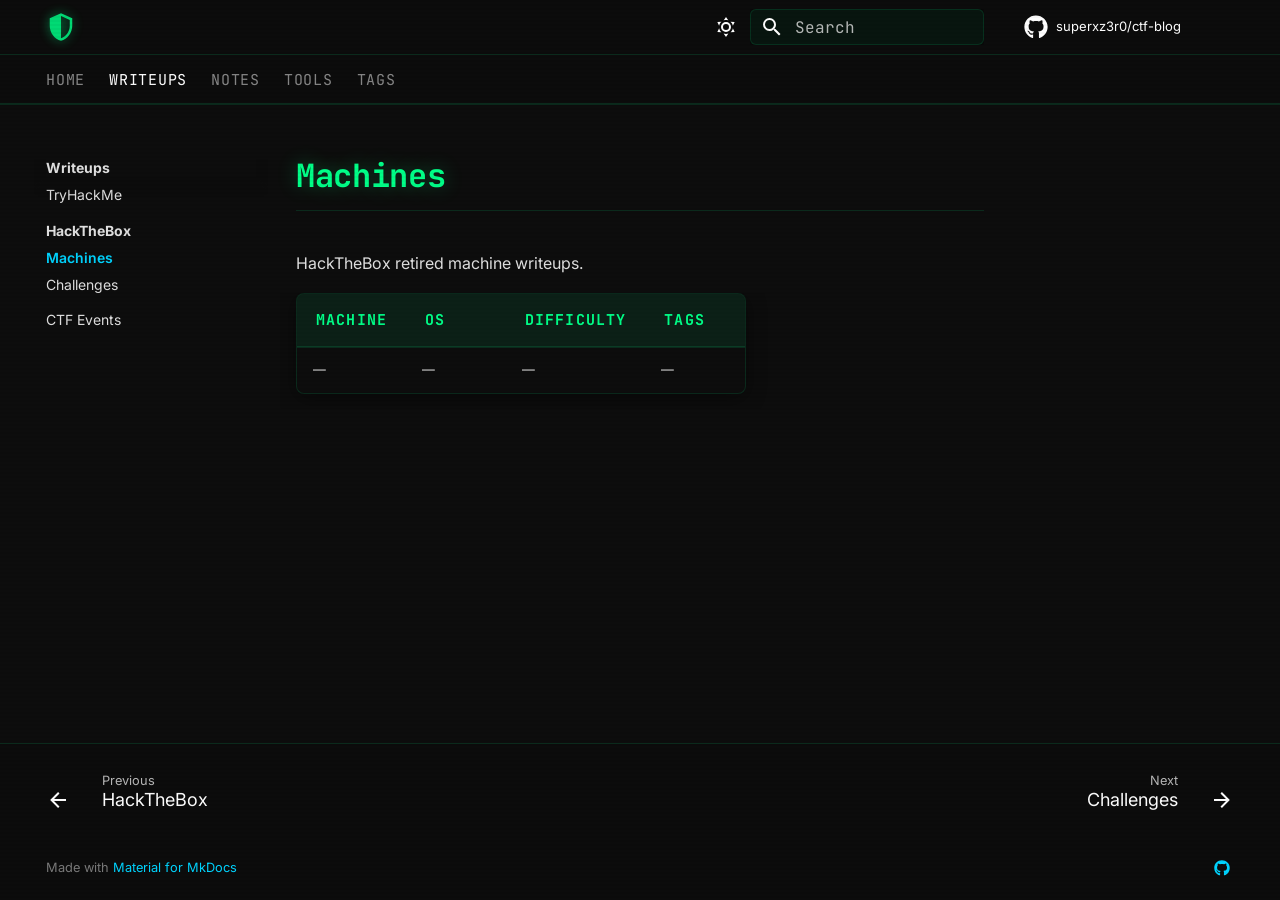
<file: hackthebox/machines/index.html>
<!doctype html>
<html lang="en" class="no-js">
  <head>
    
      <meta charset="utf-8">
      <meta name="viewport" content="width=device-width,initial-scale=1">
      
        <meta name="description" content="CTF writeups, notes, and hacking methodology">
      
      
        <meta name="author" content="0xffsm">
      
      
        <link rel="canonical" href="https://superxz3r0.github.io/ctf-blog/hackthebox/machines/">
      
      
        <link rel="prev" href="../">
      
      
        <link rel="next" href="../challenges/">
      
      
        
      
      
      <link rel="icon" href="../../assets/images/favicon.png">
      <meta name="generator" content="mkdocs-1.6.1, mkdocs-material-9.7.6">
    
    
      
        <title>Machines - 0xffsm</title>
      
    
    
      <link rel="stylesheet" href="../../assets/stylesheets/main.484c7ddc.min.css">
      
        
        <link rel="stylesheet" href="../../assets/stylesheets/palette.ab4e12ef.min.css">
      
      


  
  
    
      
      
        
      
      
    
  
    
      
      
        
      
      
    
  
    
      
      
        
      
      
    
  
    
      
      
        
      
      
    
  
    
      
      
        
      
      
    
  
    
      
      
        
      
      
    
  
    
      
      
        
      
      
    
  
    
      
      
        
      
      
    
  
    
      
      
        
      
      
    
  
    
      
      
        
      
      
    
  
  
  <style>:root{.md-tag.md-tag--web{--md-tag-icon:url('data:image/svg+xml;charset=utf-8,%3Csvg%20xmlns%3D%22http%3A//www.w3.org/2000/svg%22%20viewBox%3D%220%200%2024%2024%22%3E%3Cpath%20d%3D%22M16.36%2014c.08-.66.14-1.32.14-2s-.06-1.34-.14-2h3.38c.16.64.26%201.31.26%202s-.1%201.36-.26%202m-5.15%205.56c.6-1.11%201.06-2.31%201.38-3.56h2.95a8.03%208.03%200%200%201-4.33%203.56M14.34%2014H9.66c-.1-.66-.16-1.32-.16-2s.06-1.35.16-2h4.68c.09.65.16%201.32.16%202s-.07%201.34-.16%202M12%2019.96c-.83-1.2-1.5-2.53-1.91-3.96h3.82c-.41%201.43-1.08%202.76-1.91%203.96M8%208H5.08A7.92%207.92%200%200%201%209.4%204.44C8.8%205.55%208.35%206.75%208%208m-2.92%208H8c.35%201.25.8%202.45%201.4%203.56A8%208%200%200%201%205.08%2016m-.82-2C4.1%2013.36%204%2012.69%204%2012s.1-1.36.26-2h3.38c-.08.66-.14%201.32-.14%202s.06%201.34.14%202M12%204.03c.83%201.2%201.5%202.54%201.91%203.97h-3.82c.41-1.43%201.08-2.77%201.91-3.97M18.92%208h-2.95a15.7%2015.7%200%200%200-1.38-3.56c1.84.63%203.37%201.9%204.33%203.56M12%202C6.47%202%202%206.5%202%2012a10%2010%200%200%200%2010%2010%2010%2010%200%200%200%2010-10A10%2010%200%200%200%2012%202%22/%3E%3C/svg%3E');}.md-tag.md-tag--pwn{--md-tag-icon:url('data:image/svg+xml;charset=utf-8,%3Csvg%20xmlns%3D%22http%3A//www.w3.org/2000/svg%22%20viewBox%3D%220%200%2024%2024%22%3E%3Cpath%20d%3D%22M17%2017H7V7h10m4%204V9h-2V7a2%202%200%200%200-2-2h-2V3h-2v2h-2V3H9v2H7c-1.11%200-2%20.89-2%202v2H3v2h2v2H3v2h2v2a2%202%200%200%200%202%202h2v2h2v-2h2v2h2v-2h2a2%202%200%200%200%202-2v-2h2v-2h-2v-2m-6%202h-2v-2h2m2-2H9v6h6z%22/%3E%3C/svg%3E');}.md-tag.md-tag--crypto{--md-tag-icon:url('data:image/svg+xml;charset=utf-8,%3Csvg%20xmlns%3D%22http%3A//www.w3.org/2000/svg%22%20viewBox%3D%220%200%2024%2024%22%3E%3Cpath%20d%3D%22M7%2014c-1.1%200-2-.9-2-2s.9-2%202-2%202%20.9%202%202-.9%202-2%202m5.6-4c-.8-2.3-3-4-5.6-4-3.3%200-6%202.7-6%206s2.7%206%206%206c2.6%200%204.8-1.7%205.6-4H16v4h4v-4h3v-4z%22/%3E%3C/svg%3E');}.md-tag.md-tag--forensics{--md-tag-icon:url('data:image/svg+xml;charset=utf-8,%3Csvg%20xmlns%3D%22http%3A//www.w3.org/2000/svg%22%20viewBox%3D%220%200%2024%2024%22%3E%3Cpath%20d%3D%22M9.5%203A6.5%206.5%200%200%201%2016%209.5c0%201.61-.59%203.09-1.56%204.23l.27.27h.79l5%205-1.5%201.5-5-5v-.79l-.27-.27A6.52%206.52%200%200%201%209.5%2016%206.5%206.5%200%200%201%203%209.5%206.5%206.5%200%200%201%209.5%203m0%202C7%205%205%207%205%209.5S7%2014%209.5%2014%2014%2012%2014%209.5%2012%205%209.5%205%22/%3E%3C/svg%3E');}.md-tag.md-tag--rev{--md-tag-icon:url('data:image/svg+xml;charset=utf-8,%3Csvg%20xmlns%3D%22http%3A//www.w3.org/2000/svg%22%20viewBox%3D%220%200%2024%2024%22%3E%3Cpath%20d%3D%22M20.5%2011H19V7a2%202%200%200%200-2-2h-4V3.5A2.5%202.5%200%200%200%2010.5%201%202.5%202.5%200%200%200%208%203.5V5H4a2%202%200%200%200-2%202v3.8h1.5c1.5%200%202.7%201.2%202.7%202.7S5%2016.2%203.5%2016.2H2V20a2%202%200%200%200%202%202h3.8v-1.5c0-1.5%201.2-2.7%202.7-2.7s2.7%201.2%202.7%202.7V22H17a2%202%200%200%200%202-2v-4h1.5a2.5%202.5%200%200%200%202.5-2.5%202.5%202.5%200%200%200-2.5-2.5%22/%3E%3C/svg%3E');}.md-tag.md-tag--linux{--md-tag-icon:url('data:image/svg+xml;charset=utf-8,%3Csvg%20xmlns%3D%22http%3A//www.w3.org/2000/svg%22%20viewBox%3D%220%200%2024%2024%22%3E%3Cpath%20d%3D%22M14.62%208.35c-.42.28-1.75%201.04-1.95%201.19-.39.31-.75.29-1.14-.01-.2-.16-1.53-.92-1.95-1.19-.48-.31-.45-.7.08-.92%201.64-.69%203.28-.64%204.91.03.49.21.51.6.05.9m7.22%207.28c-.93-2.09-2.2-3.99-3.84-5.66a4.3%204.3%200%200%201-1.06-1.88c-.1-.33-.17-.67-.24-1.01-.2-.88-.29-1.78-.7-2.61-.73-1.58-2-2.4-3.84-2.47-1.81.05-3.16.81-3.95%202.4-.21.43-.36.88-.46%201.34-.17.76-.32%201.55-.5%202.32-.15.65-.45%201.21-.96%201.71-1.61%201.57-2.9%203.37-3.88%205.35-.14.29-.28.58-.37.88-.19.66.29%201.12.99.96.44-.09.88-.18%201.3-.31.41-.15.57-.05.67.35.65%202.15%202.07%203.66%204.24%204.5%204.12%201.56%208.93-.66%209.97-4.58.07-.27.17-.37.47-.27.46.14.93.24%201.4.35.49.09.85-.16.92-.64.03-.26-.06-.49-.16-.73%22/%3E%3C/svg%3E');}.md-tag.md-tag--windows{--md-tag-icon:url('data:image/svg+xml;charset=utf-8,%3Csvg%20xmlns%3D%22http%3A//www.w3.org/2000/svg%22%20viewBox%3D%220%200%2024%2024%22%3E%3Cpath%20d%3D%22M3%2012V6.75l6-1.32v6.48zm17-9v8.75l-10%20.15V5.21zM3%2013l6%20.09v6.81l-6-1.15zm17%20.25V22l-10-1.91V13.1z%22/%3E%3C/svg%3E');}.md-tag.md-tag--easy{--md-tag-icon:url('data:image/svg+xml;charset=utf-8,%3Csvg%20xmlns%3D%22http%3A//www.w3.org/2000/svg%22%20viewBox%3D%220%200%2024%2024%22%3E%3Cpath%20d%3D%22M19.5%205.5v13h-2v-13zm-7%205v8h-2v-8zM21%204h-5v16h5zm-7%205H9v11h5zm-7%205H2v6h5z%22/%3E%3C/svg%3E');}.md-tag.md-tag--medium{--md-tag-icon:url('data:image/svg+xml;charset=utf-8,%3Csvg%20xmlns%3D%22http%3A//www.w3.org/2000/svg%22%20viewBox%3D%220%200%2024%2024%22%3E%3Cpath%20d%3D%22M19.5%205.5v13h-2v-13zM21%204h-5v16h5zm-7%205H9v11h5zm-7%205H2v6h5z%22/%3E%3C/svg%3E');}.md-tag.md-tag--hard{--md-tag-icon:url('data:image/svg+xml;charset=utf-8,%3Csvg%20xmlns%3D%22http%3A//www.w3.org/2000/svg%22%20viewBox%3D%220%200%2024%2024%22%3E%3Cpath%20d%3D%22M21%204h-5v16h5zm-7%205H9v11h5zm-7%205H2v6h5z%22/%3E%3C/svg%3E');}}</style>

    
    
      
    
    
      
        
        
        <link rel="preconnect" href="https://fonts.gstatic.com" crossorigin>
        <link rel="stylesheet" href="https://fonts.googleapis.com/css?family=Inter:300,300i,400,400i,700,700i%7CJetBrains+Mono:400,400i,700,700i&display=fallback">
        <style>:root{--md-text-font:"Inter";--md-code-font:"JetBrains Mono"}</style>
      
    
    
      <link rel="stylesheet" href="../../stylesheets/extra.css">
    
    <script>__md_scope=new URL("../..",location),__md_hash=e=>[...e].reduce(((e,_)=>(e<<5)-e+_.charCodeAt(0)),0),__md_get=(e,_=localStorage,t=__md_scope)=>JSON.parse(_.getItem(t.pathname+"."+e)),__md_set=(e,_,t=localStorage,a=__md_scope)=>{try{t.setItem(a.pathname+"."+e,JSON.stringify(_))}catch(e){}}</script>
    
      

    
    
  </head>
  
  
    
    
      
    
    
    
    
    <body dir="ltr" data-md-color-scheme="slate" data-md-color-primary="black" data-md-color-accent="teal">
  
    
    <input class="md-toggle" data-md-toggle="drawer" type="checkbox" id="__drawer" autocomplete="off">
    <input class="md-toggle" data-md-toggle="search" type="checkbox" id="__search" autocomplete="off">
    <label class="md-overlay" for="__drawer"></label>
    <div data-md-component="skip">
      
        
        <a href="#machines" class="md-skip">
          Skip to content
        </a>
      
    </div>
    <div data-md-component="announce">
      
    </div>
    
    
      

  

<header class="md-header md-header--shadow md-header--lifted" data-md-component="header">
  <nav class="md-header__inner md-grid" aria-label="Header">
    <a href="../.." title="0xffsm" class="md-header__button md-logo" aria-label="0xffsm" data-md-component="logo">
      
  
  <svg xmlns="http://www.w3.org/2000/svg" viewBox="0 0 24 24"><path d="M21 11c0 5.55-3.84 10.74-9 12-5.16-1.26-9-6.45-9-12V5l9-4 9 4zm-9 10c3.75-1 7-5.46 7-9.78V6.3l-7-3.12z"/></svg>

    </a>
    <label class="md-header__button md-icon" for="__drawer">
      
      <svg xmlns="http://www.w3.org/2000/svg" viewBox="0 0 24 24"><path d="M3 6h18v2H3zm0 5h18v2H3zm0 5h18v2H3z"/></svg>
    </label>
    <div class="md-header__title" data-md-component="header-title">
      <div class="md-header__ellipsis">
        <div class="md-header__topic">
          <span class="md-ellipsis">
            0xffsm
          </span>
        </div>
        <div class="md-header__topic" data-md-component="header-topic">
          <span class="md-ellipsis">
            
              Machines
            
          </span>
        </div>
      </div>
    </div>
    
      
        <form class="md-header__option" data-md-component="palette">
  
    
    
    
    <input class="md-option" data-md-color-media="" data-md-color-scheme="slate" data-md-color-primary="black" data-md-color-accent="teal"  aria-label="Light mode"  type="radio" name="__palette" id="__palette_0">
    
      <label class="md-header__button md-icon" title="Light mode" for="__palette_1" hidden>
        <svg xmlns="http://www.w3.org/2000/svg" viewBox="0 0 24 24"><path d="M12 7a5 5 0 0 1 5 5 5 5 0 0 1-5 5 5 5 0 0 1-5-5 5 5 0 0 1 5-5m0 2a3 3 0 0 0-3 3 3 3 0 0 0 3 3 3 3 0 0 0 3-3 3 3 0 0 0-3-3m0-7 2.39 3.42C13.65 5.15 12.84 5 12 5s-1.65.15-2.39.42zM3.34 7l4.16-.35A7.2 7.2 0 0 0 5.94 8.5c-.44.74-.69 1.5-.83 2.29zm.02 10 1.76-3.77a7.131 7.131 0 0 0 2.38 4.14zM20.65 7l-1.77 3.79a7.02 7.02 0 0 0-2.38-4.15zm-.01 10-4.14.36c.59-.51 1.12-1.14 1.54-1.86.42-.73.69-1.5.83-2.29zM12 22l-2.41-3.44c.74.27 1.55.44 2.41.44.82 0 1.63-.17 2.37-.44z"/></svg>
      </label>
    
  
    
    
    
    <input class="md-option" data-md-color-media="" data-md-color-scheme="default" data-md-color-primary="black" data-md-color-accent="teal"  aria-label="Dark mode"  type="radio" name="__palette" id="__palette_1">
    
      <label class="md-header__button md-icon" title="Dark mode" for="__palette_0" hidden>
        <svg xmlns="http://www.w3.org/2000/svg" viewBox="0 0 24 24"><path d="m17.75 4.09-2.53 1.94.91 3.06-2.63-1.81-2.63 1.81.91-3.06-2.53-1.94L12.44 4l1.06-3 1.06 3zm3.5 6.91-1.64 1.25.59 1.98-1.7-1.17-1.7 1.17.59-1.98L15.75 11l2.06-.05L18.5 9l.69 1.95zm-2.28 4.95c.83-.08 1.72 1.1 1.19 1.85-.32.45-.66.87-1.08 1.27C15.17 23 8.84 23 4.94 19.07c-3.91-3.9-3.91-10.24 0-14.14.4-.4.82-.76 1.27-1.08.75-.53 1.93.36 1.85 1.19-.27 2.86.69 5.83 2.89 8.02a9.96 9.96 0 0 0 8.02 2.89m-1.64 2.02a12.08 12.08 0 0 1-7.8-3.47c-2.17-2.19-3.33-5-3.49-7.82-2.81 3.14-2.7 7.96.31 10.98 3.02 3.01 7.84 3.12 10.98.31"/></svg>
      </label>
    
  
</form>
      
    
    
      <script>var palette=__md_get("__palette");if(palette&&palette.color){if("(prefers-color-scheme)"===palette.color.media){var media=matchMedia("(prefers-color-scheme: light)"),input=document.querySelector(media.matches?"[data-md-color-media='(prefers-color-scheme: light)']":"[data-md-color-media='(prefers-color-scheme: dark)']");palette.color.media=input.getAttribute("data-md-color-media"),palette.color.scheme=input.getAttribute("data-md-color-scheme"),palette.color.primary=input.getAttribute("data-md-color-primary"),palette.color.accent=input.getAttribute("data-md-color-accent")}for(var[key,value]of Object.entries(palette.color))document.body.setAttribute("data-md-color-"+key,value)}</script>
    
    
    
      
      
        <label class="md-header__button md-icon" for="__search">
          
          <svg xmlns="http://www.w3.org/2000/svg" viewBox="0 0 24 24"><path d="M9.5 3A6.5 6.5 0 0 1 16 9.5c0 1.61-.59 3.09-1.56 4.23l.27.27h.79l5 5-1.5 1.5-5-5v-.79l-.27-.27A6.52 6.52 0 0 1 9.5 16 6.5 6.5 0 0 1 3 9.5 6.5 6.5 0 0 1 9.5 3m0 2C7 5 5 7 5 9.5S7 14 9.5 14 14 12 14 9.5 12 5 9.5 5"/></svg>
        </label>
        <div class="md-search" data-md-component="search" role="dialog">
  <label class="md-search__overlay" for="__search"></label>
  <div class="md-search__inner" role="search">
    <form class="md-search__form" name="search">
      <input type="text" class="md-search__input" name="query" aria-label="Search" placeholder="Search" autocapitalize="off" autocorrect="off" autocomplete="off" spellcheck="false" data-md-component="search-query" required>
      <label class="md-search__icon md-icon" for="__search">
        
        <svg xmlns="http://www.w3.org/2000/svg" viewBox="0 0 24 24"><path d="M9.5 3A6.5 6.5 0 0 1 16 9.5c0 1.61-.59 3.09-1.56 4.23l.27.27h.79l5 5-1.5 1.5-5-5v-.79l-.27-.27A6.52 6.52 0 0 1 9.5 16 6.5 6.5 0 0 1 3 9.5 6.5 6.5 0 0 1 9.5 3m0 2C7 5 5 7 5 9.5S7 14 9.5 14 14 12 14 9.5 12 5 9.5 5"/></svg>
        
        <svg xmlns="http://www.w3.org/2000/svg" viewBox="0 0 24 24"><path d="M20 11v2H8l5.5 5.5-1.42 1.42L4.16 12l7.92-7.92L13.5 5.5 8 11z"/></svg>
      </label>
      <nav class="md-search__options" aria-label="Search">
        
          <a href="javascript:void(0)" class="md-search__icon md-icon" title="Share" aria-label="Share" data-clipboard data-clipboard-text="" data-md-component="search-share" tabindex="-1">
            
            <svg xmlns="http://www.w3.org/2000/svg" viewBox="0 0 24 24"><path d="M18 16.08c-.76 0-1.44.3-1.96.77L8.91 12.7c.05-.23.09-.46.09-.7s-.04-.47-.09-.7l7.05-4.11c.54.5 1.25.81 2.04.81a3 3 0 0 0 3-3 3 3 0 0 0-3-3 3 3 0 0 0-3 3c0 .24.04.47.09.7L8.04 9.81C7.5 9.31 6.79 9 6 9a3 3 0 0 0-3 3 3 3 0 0 0 3 3c.79 0 1.5-.31 2.04-.81l7.12 4.15c-.05.21-.08.43-.08.66 0 1.61 1.31 2.91 2.92 2.91s2.92-1.3 2.92-2.91A2.92 2.92 0 0 0 18 16.08"/></svg>
          </a>
        
        <button type="reset" class="md-search__icon md-icon" title="Clear" aria-label="Clear" tabindex="-1">
          
          <svg xmlns="http://www.w3.org/2000/svg" viewBox="0 0 24 24"><path d="M19 6.41 17.59 5 12 10.59 6.41 5 5 6.41 10.59 12 5 17.59 6.41 19 12 13.41 17.59 19 19 17.59 13.41 12z"/></svg>
        </button>
      </nav>
      
        <div class="md-search__suggest" data-md-component="search-suggest"></div>
      
    </form>
    <div class="md-search__output">
      <div class="md-search__scrollwrap" tabindex="0" data-md-scrollfix>
        <div class="md-search-result" data-md-component="search-result">
          <div class="md-search-result__meta">
            Initializing search
          </div>
          <ol class="md-search-result__list" role="presentation"></ol>
        </div>
      </div>
    </div>
  </div>
</div>
      
    
    
      <div class="md-header__source">
        <a href="https://github.com/superxz3r0/ctf-blog" title="Go to repository" class="md-source" data-md-component="source">
  <div class="md-source__icon md-icon">
    
    <svg xmlns="http://www.w3.org/2000/svg" viewBox="0 0 512 512"><!--! Font Awesome Free 7.1.0 by @fontawesome - https://fontawesome.com License - https://fontawesome.com/license/free (Icons: CC BY 4.0, Fonts: SIL OFL 1.1, Code: MIT License) Copyright 2025 Fonticons, Inc.--><path d="M173.9 397.4c0 2-2.3 3.6-5.2 3.6-3.3.3-5.6-1.3-5.6-3.6 0-2 2.3-3.6 5.2-3.6 3-.3 5.6 1.3 5.6 3.6m-31.1-4.5c-.7 2 1.3 4.3 4.3 4.9 2.6 1 5.6 0 6.2-2s-1.3-4.3-4.3-5.2c-2.6-.7-5.5.3-6.2 2.3m44.2-1.7c-2.9.7-4.9 2.6-4.6 4.9.3 2 2.9 3.3 5.9 2.6 2.9-.7 4.9-2.6 4.6-4.6-.3-1.9-3-3.2-5.9-2.9M252.8 8C114.1 8 8 113.3 8 252c0 110.9 69.8 205.8 169.5 239.2 12.8 2.3 17.3-5.6 17.3-12.1 0-6.2-.3-40.4-.3-61.4 0 0-70 15-84.7-29.8 0 0-11.4-29.1-27.8-36.6 0 0-22.9-15.7 1.6-15.4 0 0 24.9 2 38.6 25.8 21.9 38.6 58.6 27.5 72.9 20.9 2.3-16 8.8-27.1 16-33.7-55.9-6.2-112.3-14.3-112.3-110.5 0-27.5 7.6-41.3 23.6-58.9-2.6-6.5-11.1-33.3 2.6-67.9 20.9-6.5 69 27 69 27 20-5.6 41.5-8.5 62.8-8.5s42.8 2.9 62.8 8.5c0 0 48.1-33.6 69-27 13.7 34.7 5.2 61.4 2.6 67.9 16 17.7 25.8 31.5 25.8 58.9 0 96.5-58.9 104.2-114.8 110.5 9.2 7.9 17 22.9 17 46.4 0 33.7-.3 75.4-.3 83.6 0 6.5 4.6 14.4 17.3 12.1C436.2 457.8 504 362.9 504 252 504 113.3 391.5 8 252.8 8M105.2 352.9c-1.3 1-1 3.3.7 5.2 1.6 1.6 3.9 2.3 5.2 1 1.3-1 1-3.3-.7-5.2-1.6-1.6-3.9-2.3-5.2-1m-10.8-8.1c-.7 1.3.3 2.9 2.3 3.9 1.6 1 3.6.7 4.3-.7.7-1.3-.3-2.9-2.3-3.9-2-.6-3.6-.3-4.3.7m32.4 35.6c-1.6 1.3-1 4.3 1.3 6.2 2.3 2.3 5.2 2.6 6.5 1 1.3-1.3.7-4.3-1.3-6.2-2.2-2.3-5.2-2.6-6.5-1m-11.4-14.7c-1.6 1-1.6 3.6 0 5.9s4.3 3.3 5.6 2.3c1.6-1.3 1.6-3.9 0-6.2-1.4-2.3-4-3.3-5.6-2"/></svg>
  </div>
  <div class="md-source__repository">
    superxz3r0/ctf-blog
  </div>
</a>
      </div>
    
  </nav>
  
    
      
<nav class="md-tabs" aria-label="Tabs" data-md-component="tabs">
  <div class="md-grid">
    <ul class="md-tabs__list">
      
        
  
  
  
  
    <li class="md-tabs__item">
      <a href="../.." class="md-tabs__link">
        
  
  
    
  
  Home

      </a>
    </li>
  

      
        
  
  
  
    
  
  
    
    
      <li class="md-tabs__item md-tabs__item--active">
        <a href="../../writeups/" class="md-tabs__link">
          
  
  
    
  
  Writeups

        </a>
      </li>
    
  

      
        
  
  
  
  
    
    
      <li class="md-tabs__item">
        <a href="../../notes/" class="md-tabs__link">
          
  
  
    
  
  Notes

        </a>
      </li>
    
  

      
        
  
  
  
  
    <li class="md-tabs__item">
      <a href="../../tools/" class="md-tabs__link">
        
  
  
    
  
  Tools

      </a>
    </li>
  

      
        
  
  
  
  
    <li class="md-tabs__item">
      <a href="../../tags/" class="md-tabs__link">
        
  
  
    
  
  Tags

      </a>
    </li>
  

      
    </ul>
  </div>
</nav>
    
  
</header>
    
    <div class="md-container" data-md-component="container">
      
      
        
      
      <main class="md-main" data-md-component="main">
        <div class="md-main__inner md-grid">
          
            
              
              <div class="md-sidebar md-sidebar--primary" data-md-component="sidebar" data-md-type="navigation" >
                <div class="md-sidebar__scrollwrap">
                  <div class="md-sidebar__inner">
                    


  


<nav class="md-nav md-nav--primary md-nav--lifted" aria-label="Navigation" data-md-level="0">
  <label class="md-nav__title" for="__drawer">
    <a href="../.." title="0xffsm" class="md-nav__button md-logo" aria-label="0xffsm" data-md-component="logo">
      
  
  <svg xmlns="http://www.w3.org/2000/svg" viewBox="0 0 24 24"><path d="M21 11c0 5.55-3.84 10.74-9 12-5.16-1.26-9-6.45-9-12V5l9-4 9 4zm-9 10c3.75-1 7-5.46 7-9.78V6.3l-7-3.12z"/></svg>

    </a>
    0xffsm
  </label>
  
    <div class="md-nav__source">
      <a href="https://github.com/superxz3r0/ctf-blog" title="Go to repository" class="md-source" data-md-component="source">
  <div class="md-source__icon md-icon">
    
    <svg xmlns="http://www.w3.org/2000/svg" viewBox="0 0 512 512"><!--! Font Awesome Free 7.1.0 by @fontawesome - https://fontawesome.com License - https://fontawesome.com/license/free (Icons: CC BY 4.0, Fonts: SIL OFL 1.1, Code: MIT License) Copyright 2025 Fonticons, Inc.--><path d="M173.9 397.4c0 2-2.3 3.6-5.2 3.6-3.3.3-5.6-1.3-5.6-3.6 0-2 2.3-3.6 5.2-3.6 3-.3 5.6 1.3 5.6 3.6m-31.1-4.5c-.7 2 1.3 4.3 4.3 4.9 2.6 1 5.6 0 6.2-2s-1.3-4.3-4.3-5.2c-2.6-.7-5.5.3-6.2 2.3m44.2-1.7c-2.9.7-4.9 2.6-4.6 4.9.3 2 2.9 3.3 5.9 2.6 2.9-.7 4.9-2.6 4.6-4.6-.3-1.9-3-3.2-5.9-2.9M252.8 8C114.1 8 8 113.3 8 252c0 110.9 69.8 205.8 169.5 239.2 12.8 2.3 17.3-5.6 17.3-12.1 0-6.2-.3-40.4-.3-61.4 0 0-70 15-84.7-29.8 0 0-11.4-29.1-27.8-36.6 0 0-22.9-15.7 1.6-15.4 0 0 24.9 2 38.6 25.8 21.9 38.6 58.6 27.5 72.9 20.9 2.3-16 8.8-27.1 16-33.7-55.9-6.2-112.3-14.3-112.3-110.5 0-27.5 7.6-41.3 23.6-58.9-2.6-6.5-11.1-33.3 2.6-67.9 20.9-6.5 69 27 69 27 20-5.6 41.5-8.5 62.8-8.5s42.8 2.9 62.8 8.5c0 0 48.1-33.6 69-27 13.7 34.7 5.2 61.4 2.6 67.9 16 17.7 25.8 31.5 25.8 58.9 0 96.5-58.9 104.2-114.8 110.5 9.2 7.9 17 22.9 17 46.4 0 33.7-.3 75.4-.3 83.6 0 6.5 4.6 14.4 17.3 12.1C436.2 457.8 504 362.9 504 252 504 113.3 391.5 8 252.8 8M105.2 352.9c-1.3 1-1 3.3.7 5.2 1.6 1.6 3.9 2.3 5.2 1 1.3-1 1-3.3-.7-5.2-1.6-1.6-3.9-2.3-5.2-1m-10.8-8.1c-.7 1.3.3 2.9 2.3 3.9 1.6 1 3.6.7 4.3-.7.7-1.3-.3-2.9-2.3-3.9-2-.6-3.6-.3-4.3.7m32.4 35.6c-1.6 1.3-1 4.3 1.3 6.2 2.3 2.3 5.2 2.6 6.5 1 1.3-1.3.7-4.3-1.3-6.2-2.2-2.3-5.2-2.6-6.5-1m-11.4-14.7c-1.6 1-1.6 3.6 0 5.9s4.3 3.3 5.6 2.3c1.6-1.3 1.6-3.9 0-6.2-1.4-2.3-4-3.3-5.6-2"/></svg>
  </div>
  <div class="md-source__repository">
    superxz3r0/ctf-blog
  </div>
</a>
    </div>
  
  <ul class="md-nav__list" data-md-scrollfix>
    
      
      
  
  
  
  
    <li class="md-nav__item">
      <a href="../.." class="md-nav__link">
        
  
  
  <span class="md-ellipsis">
    
  
    Home
  

    
  </span>
  
  

      </a>
    </li>
  

    
      
      
  
  
    
  
  
  
    
    
      
        
          
        
      
        
      
        
      
        
      
    
    
    
      
        
        
      
      
        
      
    
    
    <li class="md-nav__item md-nav__item--active md-nav__item--section md-nav__item--nested">
      
        
        
        <input class="md-nav__toggle md-toggle " type="checkbox" id="__nav_2" checked>
        
          
          <div class="md-nav__link md-nav__container">
            <a href="../../writeups/" class="md-nav__link ">
              
  
  
  <span class="md-ellipsis">
    
  
    Writeups
  

    
  </span>
  
  

            </a>
            
              
              <label class="md-nav__link " for="__nav_2" id="__nav_2_label" tabindex="">
                <span class="md-nav__icon md-icon"></span>
              </label>
            
          </div>
        
        <nav class="md-nav" data-md-level="1" aria-labelledby="__nav_2_label" aria-expanded="true">
          <label class="md-nav__title" for="__nav_2">
            <span class="md-nav__icon md-icon"></span>
            
  
    Writeups
  

          </label>
          <ul class="md-nav__list" data-md-scrollfix>
            
              
            
              
                
  
  
  
  
    <li class="md-nav__item">
      <a href="../../tryhackme/" class="md-nav__link">
        
  
  
  <span class="md-ellipsis">
    
  
    TryHackMe
  

    
  </span>
  
  

      </a>
    </li>
  

              
            
              
                
  
  
    
  
  
  
    
    
      
        
          
        
      
        
      
        
      
    
    
    
      
      
        
          
          
        
      
    
    
    <li class="md-nav__item md-nav__item--active md-nav__item--section md-nav__item--nested">
      
        
        
        <input class="md-nav__toggle md-toggle " type="checkbox" id="__nav_2_3" checked>
        
          
          <div class="md-nav__link md-nav__container">
            <a href="../" class="md-nav__link ">
              
  
  
  <span class="md-ellipsis">
    
  
    HackTheBox
  

    
  </span>
  
  

            </a>
            
              
              <label class="md-nav__link " for="__nav_2_3" id="__nav_2_3_label" tabindex="">
                <span class="md-nav__icon md-icon"></span>
              </label>
            
          </div>
        
        <nav class="md-nav" data-md-level="2" aria-labelledby="__nav_2_3_label" aria-expanded="true">
          <label class="md-nav__title" for="__nav_2_3">
            <span class="md-nav__icon md-icon"></span>
            
  
    HackTheBox
  

          </label>
          <ul class="md-nav__list" data-md-scrollfix>
            
              
            
              
                
  
  
    
  
  
  
    <li class="md-nav__item md-nav__item--active">
      
      <input class="md-nav__toggle md-toggle" type="checkbox" id="__toc">
      
      
        
      
      
      <a href="./" class="md-nav__link md-nav__link--active">
        
  
  
  <span class="md-ellipsis">
    
  
    Machines
  

    
  </span>
  
  

      </a>
      
    </li>
  

              
            
              
                
  
  
  
  
    <li class="md-nav__item">
      <a href="../challenges/" class="md-nav__link">
        
  
  
  <span class="md-ellipsis">
    
  
    Challenges
  

    
  </span>
  
  

      </a>
    </li>
  

              
            
          </ul>
        </nav>
      
    </li>
  

              
            
              
                
  
  
  
  
    <li class="md-nav__item">
      <a href="../../ctf-events/" class="md-nav__link">
        
  
  
  <span class="md-ellipsis">
    
  
    CTF Events
  

    
  </span>
  
  

      </a>
    </li>
  

              
            
          </ul>
        </nav>
      
    </li>
  

    
      
      
  
  
  
  
    
    
      
        
          
        
      
        
      
        
      
    
    
    
      
      
        
      
    
    
    <li class="md-nav__item md-nav__item--nested">
      
        
        
          
        
        <input class="md-nav__toggle md-toggle md-toggle--indeterminate" type="checkbox" id="__nav_3" >
        
          
          <div class="md-nav__link md-nav__container">
            <a href="../../notes/" class="md-nav__link ">
              
  
  
  <span class="md-ellipsis">
    
  
    Notes
  

    
  </span>
  
  

            </a>
            
              
              <label class="md-nav__link " for="__nav_3" id="__nav_3_label" tabindex="0">
                <span class="md-nav__icon md-icon"></span>
              </label>
            
          </div>
        
        <nav class="md-nav" data-md-level="1" aria-labelledby="__nav_3_label" aria-expanded="false">
          <label class="md-nav__title" for="__nav_3">
            <span class="md-nav__icon md-icon"></span>
            
  
    Notes
  

          </label>
          <ul class="md-nav__list" data-md-scrollfix>
            
              
            
              
                
  
  
  
  
    <li class="md-nav__item">
      <a href="../../notes/cheatsheets/" class="md-nav__link">
        
  
  
  <span class="md-ellipsis">
    
  
    Cheatsheets
  

    
  </span>
  
  

      </a>
    </li>
  

              
            
              
                
  
  
  
  
    <li class="md-nav__item">
      <a href="../../notes/methodology/" class="md-nav__link">
        
  
  
  <span class="md-ellipsis">
    
  
    Methodology
  

    
  </span>
  
  

      </a>
    </li>
  

              
            
          </ul>
        </nav>
      
    </li>
  

    
      
      
  
  
  
  
    <li class="md-nav__item">
      <a href="../../tools/" class="md-nav__link">
        
  
  
  <span class="md-ellipsis">
    
  
    Tools
  

    
  </span>
  
  

      </a>
    </li>
  

    
      
      
  
  
  
  
    <li class="md-nav__item">
      <a href="../../tags/" class="md-nav__link">
        
  
  
  <span class="md-ellipsis">
    
  
    Tags
  

    
  </span>
  
  

      </a>
    </li>
  

    
  </ul>
</nav>
                  </div>
                </div>
              </div>
            
            
              
              <div class="md-sidebar md-sidebar--secondary" data-md-component="sidebar" data-md-type="toc" >
                <div class="md-sidebar__scrollwrap">
                  <div class="md-sidebar__inner">
                    

  

<nav class="md-nav md-nav--secondary" aria-label="On this page">
  
  
  
    
  
  
</nav>
                  </div>
                </div>
              </div>
            
          
          
            <div class="md-content" data-md-component="content">
              
              <article class="md-content__inner md-typeset">
                
                  


  
  


<h1 id="machines">Machines<a class="headerlink" href="#machines" title="Permanent link">&para;</a></h1>
<p>HackTheBox retired machine writeups.</p>
<table>
<thead>
<tr>
<th>Machine</th>
<th>OS</th>
<th>Difficulty</th>
<th>Tags</th>
</tr>
</thead>
<tbody>
<tr>
<td>—</td>
<td>—</td>
<td>—</td>
<td>—</td>
</tr>
</tbody>
</table>












                
              </article>
            </div>
          
          
<script>var target=document.getElementById(location.hash.slice(1));target&&target.name&&(target.checked=target.name.startsWith("__tabbed_"))</script>
        </div>
        
          <button type="button" class="md-top md-icon" data-md-component="top" hidden>
  
  <svg xmlns="http://www.w3.org/2000/svg" viewBox="0 0 24 24"><path d="M13 20h-2V8l-5.5 5.5-1.42-1.42L12 4.16l7.92 7.92-1.42 1.42L13 8z"/></svg>
  Back to top
</button>
        
      </main>
      
        <footer class="md-footer">
  
    
      
      <nav class="md-footer__inner md-grid" aria-label="Footer" >
        
          
          <a href="../" class="md-footer__link md-footer__link--prev" aria-label="Previous: HackTheBox">
            <div class="md-footer__button md-icon">
              
              <svg xmlns="http://www.w3.org/2000/svg" viewBox="0 0 24 24"><path d="M20 11v2H8l5.5 5.5-1.42 1.42L4.16 12l7.92-7.92L13.5 5.5 8 11z"/></svg>
            </div>
            <div class="md-footer__title">
              <span class="md-footer__direction">
                Previous
              </span>
              <div class="md-ellipsis">
                HackTheBox
              </div>
            </div>
          </a>
        
        
          
          <a href="../challenges/" class="md-footer__link md-footer__link--next" aria-label="Next: Challenges">
            <div class="md-footer__title">
              <span class="md-footer__direction">
                Next
              </span>
              <div class="md-ellipsis">
                Challenges
              </div>
            </div>
            <div class="md-footer__button md-icon">
              
              <svg xmlns="http://www.w3.org/2000/svg" viewBox="0 0 24 24"><path d="M4 11v2h12l-5.5 5.5 1.42 1.42L19.84 12l-7.92-7.92L10.5 5.5 16 11z"/></svg>
            </div>
          </a>
        
      </nav>
    
  
  <div class="md-footer-meta md-typeset">
    <div class="md-footer-meta__inner md-grid">
      <div class="md-copyright">
  
  
    Made with
    <a href="https://squidfunk.github.io/mkdocs-material/" target="_blank" rel="noopener">
      Material for MkDocs
    </a>
  
</div>
      
        
<div class="md-social">
  
    
    
    
    
    <a href="https://github.com/superxz3r0" target="_blank" rel="noopener" title="GitHub" class="md-social__link">
      <svg xmlns="http://www.w3.org/2000/svg" viewBox="0 0 512 512"><!--! Font Awesome Free 7.1.0 by @fontawesome - https://fontawesome.com License - https://fontawesome.com/license/free (Icons: CC BY 4.0, Fonts: SIL OFL 1.1, Code: MIT License) Copyright 2025 Fonticons, Inc.--><path d="M173.9 397.4c0 2-2.3 3.6-5.2 3.6-3.3.3-5.6-1.3-5.6-3.6 0-2 2.3-3.6 5.2-3.6 3-.3 5.6 1.3 5.6 3.6m-31.1-4.5c-.7 2 1.3 4.3 4.3 4.9 2.6 1 5.6 0 6.2-2s-1.3-4.3-4.3-5.2c-2.6-.7-5.5.3-6.2 2.3m44.2-1.7c-2.9.7-4.9 2.6-4.6 4.9.3 2 2.9 3.3 5.9 2.6 2.9-.7 4.9-2.6 4.6-4.6-.3-1.9-3-3.2-5.9-2.9M252.8 8C114.1 8 8 113.3 8 252c0 110.9 69.8 205.8 169.5 239.2 12.8 2.3 17.3-5.6 17.3-12.1 0-6.2-.3-40.4-.3-61.4 0 0-70 15-84.7-29.8 0 0-11.4-29.1-27.8-36.6 0 0-22.9-15.7 1.6-15.4 0 0 24.9 2 38.6 25.8 21.9 38.6 58.6 27.5 72.9 20.9 2.3-16 8.8-27.1 16-33.7-55.9-6.2-112.3-14.3-112.3-110.5 0-27.5 7.6-41.3 23.6-58.9-2.6-6.5-11.1-33.3 2.6-67.9 20.9-6.5 69 27 69 27 20-5.6 41.5-8.5 62.8-8.5s42.8 2.9 62.8 8.5c0 0 48.1-33.6 69-27 13.7 34.7 5.2 61.4 2.6 67.9 16 17.7 25.8 31.5 25.8 58.9 0 96.5-58.9 104.2-114.8 110.5 9.2 7.9 17 22.9 17 46.4 0 33.7-.3 75.4-.3 83.6 0 6.5 4.6 14.4 17.3 12.1C436.2 457.8 504 362.9 504 252 504 113.3 391.5 8 252.8 8M105.2 352.9c-1.3 1-1 3.3.7 5.2 1.6 1.6 3.9 2.3 5.2 1 1.3-1 1-3.3-.7-5.2-1.6-1.6-3.9-2.3-5.2-1m-10.8-8.1c-.7 1.3.3 2.9 2.3 3.9 1.6 1 3.6.7 4.3-.7.7-1.3-.3-2.9-2.3-3.9-2-.6-3.6-.3-4.3.7m32.4 35.6c-1.6 1.3-1 4.3 1.3 6.2 2.3 2.3 5.2 2.6 6.5 1 1.3-1.3.7-4.3-1.3-6.2-2.2-2.3-5.2-2.6-6.5-1m-11.4-14.7c-1.6 1-1.6 3.6 0 5.9s4.3 3.3 5.6 2.3c1.6-1.3 1.6-3.9 0-6.2-1.4-2.3-4-3.3-5.6-2"/></svg>
    </a>
  
</div>
      
    </div>
  </div>
</footer>
      
    </div>
    <div class="md-dialog" data-md-component="dialog">
      <div class="md-dialog__inner md-typeset"></div>
    </div>
    
    
    
      
      
      <script id="__config" type="application/json">{"annotate": null, "base": "../..", "features": ["navigation.tabs", "navigation.tabs.sticky", "navigation.sections", "navigation.expand", "navigation.top", "navigation.indexes", "navigation.footer", "search.highlight", "search.suggest", "search.share", "content.code.copy", "content.code.annotate", "content.tooltips", "toc.follow", "announce.dismiss"], "search": "../../assets/javascripts/workers/search.2c215733.min.js", "tags": {"Crypto": "crypto", "Easy": "easy", "Forensics": "forensics", "Hard": "hard", "Linux": "linux", "Medium": "medium", "Pwn": "pwn", "Rev": "rev", "Web": "web", "Windows": "windows"}, "translations": {"clipboard.copied": "Copied to clipboard", "clipboard.copy": "Copy to clipboard", "search.result.more.one": "1 more on this page", "search.result.more.other": "# more on this page", "search.result.none": "No matching documents", "search.result.one": "1 matching document", "search.result.other": "# matching documents", "search.result.placeholder": "Type to start searching", "search.result.term.missing": "Missing", "select.version": "Select version"}, "version": null}</script>
    
    
      <script src="../../assets/javascripts/bundle.79ae519e.min.js"></script>
      
        <script src="../../javascripts/extra.js"></script>
      
    
  </body>
</html>
</file>
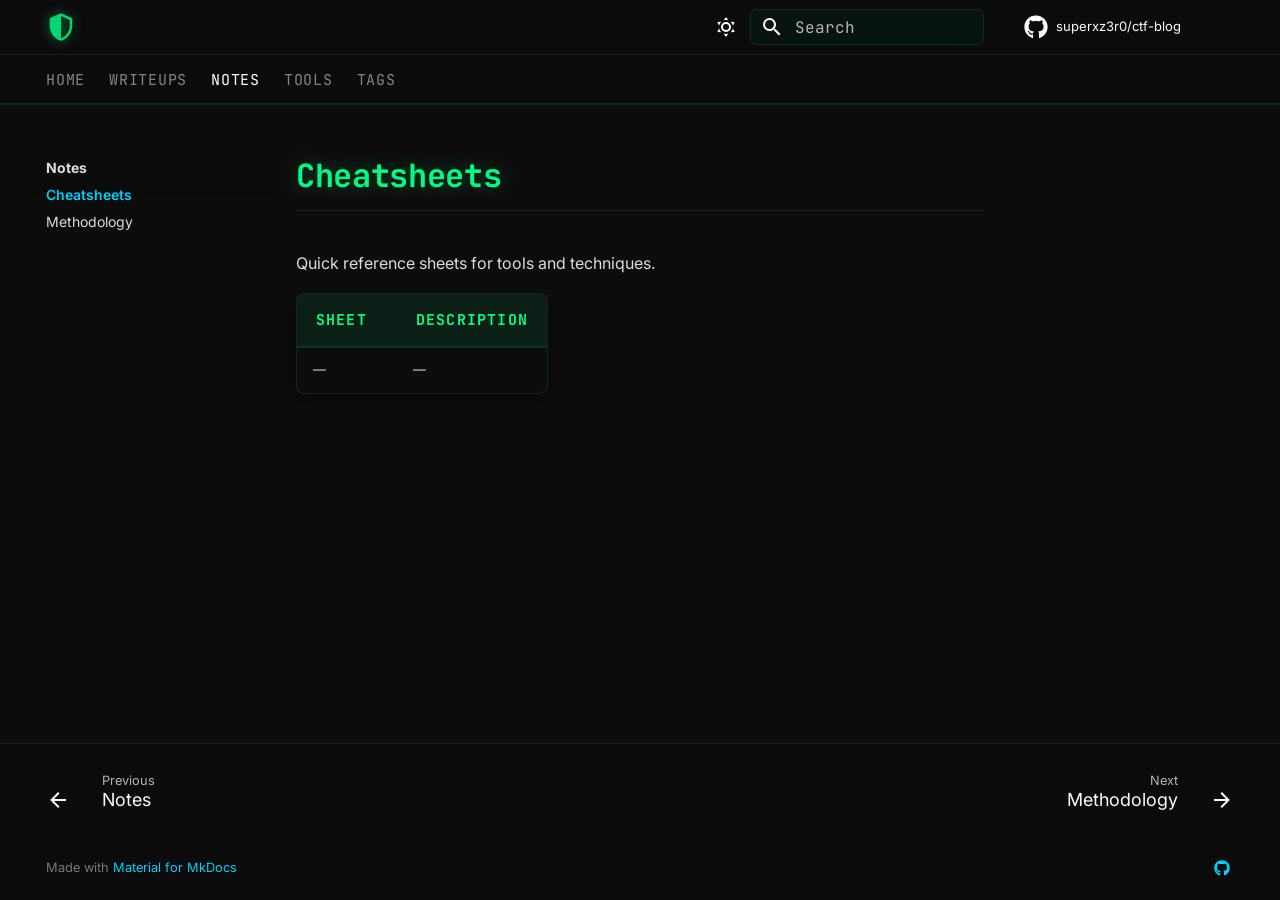
<file: notes/cheatsheets/index.html>
<!doctype html>
<html lang="en" class="no-js">
  <head>
    
      <meta charset="utf-8">
      <meta name="viewport" content="width=device-width,initial-scale=1">
      
        <meta name="description" content="CTF writeups, notes, and hacking methodology">
      
      
        <meta name="author" content="0xffsm">
      
      
        <link rel="canonical" href="https://superxz3r0.github.io/ctf-blog/notes/cheatsheets/">
      
      
        <link rel="prev" href="../">
      
      
        <link rel="next" href="../methodology/">
      
      
        
      
      
      <link rel="icon" href="../../assets/images/favicon.png">
      <meta name="generator" content="mkdocs-1.6.1, mkdocs-material-9.7.6">
    
    
      
        <title>Cheatsheets - 0xffsm</title>
      
    
    
      <link rel="stylesheet" href="../../assets/stylesheets/main.484c7ddc.min.css">
      
        
        <link rel="stylesheet" href="../../assets/stylesheets/palette.ab4e12ef.min.css">
      
      


  
  
    
      
      
        
      
      
    
  
    
      
      
        
      
      
    
  
    
      
      
        
      
      
    
  
    
      
      
        
      
      
    
  
    
      
      
        
      
      
    
  
    
      
      
        
      
      
    
  
    
      
      
        
      
      
    
  
    
      
      
        
      
      
    
  
    
      
      
        
      
      
    
  
    
      
      
        
      
      
    
  
  
  <style>:root{.md-tag.md-tag--web{--md-tag-icon:url('data:image/svg+xml;charset=utf-8,%3Csvg%20xmlns%3D%22http%3A//www.w3.org/2000/svg%22%20viewBox%3D%220%200%2024%2024%22%3E%3Cpath%20d%3D%22M16.36%2014c.08-.66.14-1.32.14-2s-.06-1.34-.14-2h3.38c.16.64.26%201.31.26%202s-.1%201.36-.26%202m-5.15%205.56c.6-1.11%201.06-2.31%201.38-3.56h2.95a8.03%208.03%200%200%201-4.33%203.56M14.34%2014H9.66c-.1-.66-.16-1.32-.16-2s.06-1.35.16-2h4.68c.09.65.16%201.32.16%202s-.07%201.34-.16%202M12%2019.96c-.83-1.2-1.5-2.53-1.91-3.96h3.82c-.41%201.43-1.08%202.76-1.91%203.96M8%208H5.08A7.92%207.92%200%200%201%209.4%204.44C8.8%205.55%208.35%206.75%208%208m-2.92%208H8c.35%201.25.8%202.45%201.4%203.56A8%208%200%200%201%205.08%2016m-.82-2C4.1%2013.36%204%2012.69%204%2012s.1-1.36.26-2h3.38c-.08.66-.14%201.32-.14%202s.06%201.34.14%202M12%204.03c.83%201.2%201.5%202.54%201.91%203.97h-3.82c.41-1.43%201.08-2.77%201.91-3.97M18.92%208h-2.95a15.7%2015.7%200%200%200-1.38-3.56c1.84.63%203.37%201.9%204.33%203.56M12%202C6.47%202%202%206.5%202%2012a10%2010%200%200%200%2010%2010%2010%2010%200%200%200%2010-10A10%2010%200%200%200%2012%202%22/%3E%3C/svg%3E');}.md-tag.md-tag--pwn{--md-tag-icon:url('data:image/svg+xml;charset=utf-8,%3Csvg%20xmlns%3D%22http%3A//www.w3.org/2000/svg%22%20viewBox%3D%220%200%2024%2024%22%3E%3Cpath%20d%3D%22M17%2017H7V7h10m4%204V9h-2V7a2%202%200%200%200-2-2h-2V3h-2v2h-2V3H9v2H7c-1.11%200-2%20.89-2%202v2H3v2h2v2H3v2h2v2a2%202%200%200%200%202%202h2v2h2v-2h2v2h2v-2h2a2%202%200%200%200%202-2v-2h2v-2h-2v-2m-6%202h-2v-2h2m2-2H9v6h6z%22/%3E%3C/svg%3E');}.md-tag.md-tag--crypto{--md-tag-icon:url('data:image/svg+xml;charset=utf-8,%3Csvg%20xmlns%3D%22http%3A//www.w3.org/2000/svg%22%20viewBox%3D%220%200%2024%2024%22%3E%3Cpath%20d%3D%22M7%2014c-1.1%200-2-.9-2-2s.9-2%202-2%202%20.9%202%202-.9%202-2%202m5.6-4c-.8-2.3-3-4-5.6-4-3.3%200-6%202.7-6%206s2.7%206%206%206c2.6%200%204.8-1.7%205.6-4H16v4h4v-4h3v-4z%22/%3E%3C/svg%3E');}.md-tag.md-tag--forensics{--md-tag-icon:url('data:image/svg+xml;charset=utf-8,%3Csvg%20xmlns%3D%22http%3A//www.w3.org/2000/svg%22%20viewBox%3D%220%200%2024%2024%22%3E%3Cpath%20d%3D%22M9.5%203A6.5%206.5%200%200%201%2016%209.5c0%201.61-.59%203.09-1.56%204.23l.27.27h.79l5%205-1.5%201.5-5-5v-.79l-.27-.27A6.52%206.52%200%200%201%209.5%2016%206.5%206.5%200%200%201%203%209.5%206.5%206.5%200%200%201%209.5%203m0%202C7%205%205%207%205%209.5S7%2014%209.5%2014%2014%2012%2014%209.5%2012%205%209.5%205%22/%3E%3C/svg%3E');}.md-tag.md-tag--rev{--md-tag-icon:url('data:image/svg+xml;charset=utf-8,%3Csvg%20xmlns%3D%22http%3A//www.w3.org/2000/svg%22%20viewBox%3D%220%200%2024%2024%22%3E%3Cpath%20d%3D%22M20.5%2011H19V7a2%202%200%200%200-2-2h-4V3.5A2.5%202.5%200%200%200%2010.5%201%202.5%202.5%200%200%200%208%203.5V5H4a2%202%200%200%200-2%202v3.8h1.5c1.5%200%202.7%201.2%202.7%202.7S5%2016.2%203.5%2016.2H2V20a2%202%200%200%200%202%202h3.8v-1.5c0-1.5%201.2-2.7%202.7-2.7s2.7%201.2%202.7%202.7V22H17a2%202%200%200%200%202-2v-4h1.5a2.5%202.5%200%200%200%202.5-2.5%202.5%202.5%200%200%200-2.5-2.5%22/%3E%3C/svg%3E');}.md-tag.md-tag--linux{--md-tag-icon:url('data:image/svg+xml;charset=utf-8,%3Csvg%20xmlns%3D%22http%3A//www.w3.org/2000/svg%22%20viewBox%3D%220%200%2024%2024%22%3E%3Cpath%20d%3D%22M14.62%208.35c-.42.28-1.75%201.04-1.95%201.19-.39.31-.75.29-1.14-.01-.2-.16-1.53-.92-1.95-1.19-.48-.31-.45-.7.08-.92%201.64-.69%203.28-.64%204.91.03.49.21.51.6.05.9m7.22%207.28c-.93-2.09-2.2-3.99-3.84-5.66a4.3%204.3%200%200%201-1.06-1.88c-.1-.33-.17-.67-.24-1.01-.2-.88-.29-1.78-.7-2.61-.73-1.58-2-2.4-3.84-2.47-1.81.05-3.16.81-3.95%202.4-.21.43-.36.88-.46%201.34-.17.76-.32%201.55-.5%202.32-.15.65-.45%201.21-.96%201.71-1.61%201.57-2.9%203.37-3.88%205.35-.14.29-.28.58-.37.88-.19.66.29%201.12.99.96.44-.09.88-.18%201.3-.31.41-.15.57-.05.67.35.65%202.15%202.07%203.66%204.24%204.5%204.12%201.56%208.93-.66%209.97-4.58.07-.27.17-.37.47-.27.46.14.93.24%201.4.35.49.09.85-.16.92-.64.03-.26-.06-.49-.16-.73%22/%3E%3C/svg%3E');}.md-tag.md-tag--windows{--md-tag-icon:url('data:image/svg+xml;charset=utf-8,%3Csvg%20xmlns%3D%22http%3A//www.w3.org/2000/svg%22%20viewBox%3D%220%200%2024%2024%22%3E%3Cpath%20d%3D%22M3%2012V6.75l6-1.32v6.48zm17-9v8.75l-10%20.15V5.21zM3%2013l6%20.09v6.81l-6-1.15zm17%20.25V22l-10-1.91V13.1z%22/%3E%3C/svg%3E');}.md-tag.md-tag--easy{--md-tag-icon:url('data:image/svg+xml;charset=utf-8,%3Csvg%20xmlns%3D%22http%3A//www.w3.org/2000/svg%22%20viewBox%3D%220%200%2024%2024%22%3E%3Cpath%20d%3D%22M19.5%205.5v13h-2v-13zm-7%205v8h-2v-8zM21%204h-5v16h5zm-7%205H9v11h5zm-7%205H2v6h5z%22/%3E%3C/svg%3E');}.md-tag.md-tag--medium{--md-tag-icon:url('data:image/svg+xml;charset=utf-8,%3Csvg%20xmlns%3D%22http%3A//www.w3.org/2000/svg%22%20viewBox%3D%220%200%2024%2024%22%3E%3Cpath%20d%3D%22M19.5%205.5v13h-2v-13zM21%204h-5v16h5zm-7%205H9v11h5zm-7%205H2v6h5z%22/%3E%3C/svg%3E');}.md-tag.md-tag--hard{--md-tag-icon:url('data:image/svg+xml;charset=utf-8,%3Csvg%20xmlns%3D%22http%3A//www.w3.org/2000/svg%22%20viewBox%3D%220%200%2024%2024%22%3E%3Cpath%20d%3D%22M21%204h-5v16h5zm-7%205H9v11h5zm-7%205H2v6h5z%22/%3E%3C/svg%3E');}}</style>

    
    
      
    
    
      
        
        
        <link rel="preconnect" href="https://fonts.gstatic.com" crossorigin>
        <link rel="stylesheet" href="https://fonts.googleapis.com/css?family=Inter:300,300i,400,400i,700,700i%7CJetBrains+Mono:400,400i,700,700i&display=fallback">
        <style>:root{--md-text-font:"Inter";--md-code-font:"JetBrains Mono"}</style>
      
    
    
      <link rel="stylesheet" href="../../stylesheets/extra.css">
    
    <script>__md_scope=new URL("../..",location),__md_hash=e=>[...e].reduce(((e,_)=>(e<<5)-e+_.charCodeAt(0)),0),__md_get=(e,_=localStorage,t=__md_scope)=>JSON.parse(_.getItem(t.pathname+"."+e)),__md_set=(e,_,t=localStorage,a=__md_scope)=>{try{t.setItem(a.pathname+"."+e,JSON.stringify(_))}catch(e){}}</script>
    
      

    
    
  </head>
  
  
    
    
      
    
    
    
    
    <body dir="ltr" data-md-color-scheme="slate" data-md-color-primary="black" data-md-color-accent="teal">
  
    
    <input class="md-toggle" data-md-toggle="drawer" type="checkbox" id="__drawer" autocomplete="off">
    <input class="md-toggle" data-md-toggle="search" type="checkbox" id="__search" autocomplete="off">
    <label class="md-overlay" for="__drawer"></label>
    <div data-md-component="skip">
      
        
        <a href="#cheatsheets" class="md-skip">
          Skip to content
        </a>
      
    </div>
    <div data-md-component="announce">
      
    </div>
    
    
      

  

<header class="md-header md-header--shadow md-header--lifted" data-md-component="header">
  <nav class="md-header__inner md-grid" aria-label="Header">
    <a href="../.." title="0xffsm" class="md-header__button md-logo" aria-label="0xffsm" data-md-component="logo">
      
  
  <svg xmlns="http://www.w3.org/2000/svg" viewBox="0 0 24 24"><path d="M21 11c0 5.55-3.84 10.74-9 12-5.16-1.26-9-6.45-9-12V5l9-4 9 4zm-9 10c3.75-1 7-5.46 7-9.78V6.3l-7-3.12z"/></svg>

    </a>
    <label class="md-header__button md-icon" for="__drawer">
      
      <svg xmlns="http://www.w3.org/2000/svg" viewBox="0 0 24 24"><path d="M3 6h18v2H3zm0 5h18v2H3zm0 5h18v2H3z"/></svg>
    </label>
    <div class="md-header__title" data-md-component="header-title">
      <div class="md-header__ellipsis">
        <div class="md-header__topic">
          <span class="md-ellipsis">
            0xffsm
          </span>
        </div>
        <div class="md-header__topic" data-md-component="header-topic">
          <span class="md-ellipsis">
            
              Cheatsheets
            
          </span>
        </div>
      </div>
    </div>
    
      
        <form class="md-header__option" data-md-component="palette">
  
    
    
    
    <input class="md-option" data-md-color-media="" data-md-color-scheme="slate" data-md-color-primary="black" data-md-color-accent="teal"  aria-label="Light mode"  type="radio" name="__palette" id="__palette_0">
    
      <label class="md-header__button md-icon" title="Light mode" for="__palette_1" hidden>
        <svg xmlns="http://www.w3.org/2000/svg" viewBox="0 0 24 24"><path d="M12 7a5 5 0 0 1 5 5 5 5 0 0 1-5 5 5 5 0 0 1-5-5 5 5 0 0 1 5-5m0 2a3 3 0 0 0-3 3 3 3 0 0 0 3 3 3 3 0 0 0 3-3 3 3 0 0 0-3-3m0-7 2.39 3.42C13.65 5.15 12.84 5 12 5s-1.65.15-2.39.42zM3.34 7l4.16-.35A7.2 7.2 0 0 0 5.94 8.5c-.44.74-.69 1.5-.83 2.29zm.02 10 1.76-3.77a7.131 7.131 0 0 0 2.38 4.14zM20.65 7l-1.77 3.79a7.02 7.02 0 0 0-2.38-4.15zm-.01 10-4.14.36c.59-.51 1.12-1.14 1.54-1.86.42-.73.69-1.5.83-2.29zM12 22l-2.41-3.44c.74.27 1.55.44 2.41.44.82 0 1.63-.17 2.37-.44z"/></svg>
      </label>
    
  
    
    
    
    <input class="md-option" data-md-color-media="" data-md-color-scheme="default" data-md-color-primary="black" data-md-color-accent="teal"  aria-label="Dark mode"  type="radio" name="__palette" id="__palette_1">
    
      <label class="md-header__button md-icon" title="Dark mode" for="__palette_0" hidden>
        <svg xmlns="http://www.w3.org/2000/svg" viewBox="0 0 24 24"><path d="m17.75 4.09-2.53 1.94.91 3.06-2.63-1.81-2.63 1.81.91-3.06-2.53-1.94L12.44 4l1.06-3 1.06 3zm3.5 6.91-1.64 1.25.59 1.98-1.7-1.17-1.7 1.17.59-1.98L15.75 11l2.06-.05L18.5 9l.69 1.95zm-2.28 4.95c.83-.08 1.72 1.1 1.19 1.85-.32.45-.66.87-1.08 1.27C15.17 23 8.84 23 4.94 19.07c-3.91-3.9-3.91-10.24 0-14.14.4-.4.82-.76 1.27-1.08.75-.53 1.93.36 1.85 1.19-.27 2.86.69 5.83 2.89 8.02a9.96 9.96 0 0 0 8.02 2.89m-1.64 2.02a12.08 12.08 0 0 1-7.8-3.47c-2.17-2.19-3.33-5-3.49-7.82-2.81 3.14-2.7 7.96.31 10.98 3.02 3.01 7.84 3.12 10.98.31"/></svg>
      </label>
    
  
</form>
      
    
    
      <script>var palette=__md_get("__palette");if(palette&&palette.color){if("(prefers-color-scheme)"===palette.color.media){var media=matchMedia("(prefers-color-scheme: light)"),input=document.querySelector(media.matches?"[data-md-color-media='(prefers-color-scheme: light)']":"[data-md-color-media='(prefers-color-scheme: dark)']");palette.color.media=input.getAttribute("data-md-color-media"),palette.color.scheme=input.getAttribute("data-md-color-scheme"),palette.color.primary=input.getAttribute("data-md-color-primary"),palette.color.accent=input.getAttribute("data-md-color-accent")}for(var[key,value]of Object.entries(palette.color))document.body.setAttribute("data-md-color-"+key,value)}</script>
    
    
    
      
      
        <label class="md-header__button md-icon" for="__search">
          
          <svg xmlns="http://www.w3.org/2000/svg" viewBox="0 0 24 24"><path d="M9.5 3A6.5 6.5 0 0 1 16 9.5c0 1.61-.59 3.09-1.56 4.23l.27.27h.79l5 5-1.5 1.5-5-5v-.79l-.27-.27A6.52 6.52 0 0 1 9.5 16 6.5 6.5 0 0 1 3 9.5 6.5 6.5 0 0 1 9.5 3m0 2C7 5 5 7 5 9.5S7 14 9.5 14 14 12 14 9.5 12 5 9.5 5"/></svg>
        </label>
        <div class="md-search" data-md-component="search" role="dialog">
  <label class="md-search__overlay" for="__search"></label>
  <div class="md-search__inner" role="search">
    <form class="md-search__form" name="search">
      <input type="text" class="md-search__input" name="query" aria-label="Search" placeholder="Search" autocapitalize="off" autocorrect="off" autocomplete="off" spellcheck="false" data-md-component="search-query" required>
      <label class="md-search__icon md-icon" for="__search">
        
        <svg xmlns="http://www.w3.org/2000/svg" viewBox="0 0 24 24"><path d="M9.5 3A6.5 6.5 0 0 1 16 9.5c0 1.61-.59 3.09-1.56 4.23l.27.27h.79l5 5-1.5 1.5-5-5v-.79l-.27-.27A6.52 6.52 0 0 1 9.5 16 6.5 6.5 0 0 1 3 9.5 6.5 6.5 0 0 1 9.5 3m0 2C7 5 5 7 5 9.5S7 14 9.5 14 14 12 14 9.5 12 5 9.5 5"/></svg>
        
        <svg xmlns="http://www.w3.org/2000/svg" viewBox="0 0 24 24"><path d="M20 11v2H8l5.5 5.5-1.42 1.42L4.16 12l7.92-7.92L13.5 5.5 8 11z"/></svg>
      </label>
      <nav class="md-search__options" aria-label="Search">
        
          <a href="javascript:void(0)" class="md-search__icon md-icon" title="Share" aria-label="Share" data-clipboard data-clipboard-text="" data-md-component="search-share" tabindex="-1">
            
            <svg xmlns="http://www.w3.org/2000/svg" viewBox="0 0 24 24"><path d="M18 16.08c-.76 0-1.44.3-1.96.77L8.91 12.7c.05-.23.09-.46.09-.7s-.04-.47-.09-.7l7.05-4.11c.54.5 1.25.81 2.04.81a3 3 0 0 0 3-3 3 3 0 0 0-3-3 3 3 0 0 0-3 3c0 .24.04.47.09.7L8.04 9.81C7.5 9.31 6.79 9 6 9a3 3 0 0 0-3 3 3 3 0 0 0 3 3c.79 0 1.5-.31 2.04-.81l7.12 4.15c-.05.21-.08.43-.08.66 0 1.61 1.31 2.91 2.92 2.91s2.92-1.3 2.92-2.91A2.92 2.92 0 0 0 18 16.08"/></svg>
          </a>
        
        <button type="reset" class="md-search__icon md-icon" title="Clear" aria-label="Clear" tabindex="-1">
          
          <svg xmlns="http://www.w3.org/2000/svg" viewBox="0 0 24 24"><path d="M19 6.41 17.59 5 12 10.59 6.41 5 5 6.41 10.59 12 5 17.59 6.41 19 12 13.41 17.59 19 19 17.59 13.41 12z"/></svg>
        </button>
      </nav>
      
        <div class="md-search__suggest" data-md-component="search-suggest"></div>
      
    </form>
    <div class="md-search__output">
      <div class="md-search__scrollwrap" tabindex="0" data-md-scrollfix>
        <div class="md-search-result" data-md-component="search-result">
          <div class="md-search-result__meta">
            Initializing search
          </div>
          <ol class="md-search-result__list" role="presentation"></ol>
        </div>
      </div>
    </div>
  </div>
</div>
      
    
    
      <div class="md-header__source">
        <a href="https://github.com/superxz3r0/ctf-blog" title="Go to repository" class="md-source" data-md-component="source">
  <div class="md-source__icon md-icon">
    
    <svg xmlns="http://www.w3.org/2000/svg" viewBox="0 0 512 512"><!--! Font Awesome Free 7.1.0 by @fontawesome - https://fontawesome.com License - https://fontawesome.com/license/free (Icons: CC BY 4.0, Fonts: SIL OFL 1.1, Code: MIT License) Copyright 2025 Fonticons, Inc.--><path d="M173.9 397.4c0 2-2.3 3.6-5.2 3.6-3.3.3-5.6-1.3-5.6-3.6 0-2 2.3-3.6 5.2-3.6 3-.3 5.6 1.3 5.6 3.6m-31.1-4.5c-.7 2 1.3 4.3 4.3 4.9 2.6 1 5.6 0 6.2-2s-1.3-4.3-4.3-5.2c-2.6-.7-5.5.3-6.2 2.3m44.2-1.7c-2.9.7-4.9 2.6-4.6 4.9.3 2 2.9 3.3 5.9 2.6 2.9-.7 4.9-2.6 4.6-4.6-.3-1.9-3-3.2-5.9-2.9M252.8 8C114.1 8 8 113.3 8 252c0 110.9 69.8 205.8 169.5 239.2 12.8 2.3 17.3-5.6 17.3-12.1 0-6.2-.3-40.4-.3-61.4 0 0-70 15-84.7-29.8 0 0-11.4-29.1-27.8-36.6 0 0-22.9-15.7 1.6-15.4 0 0 24.9 2 38.6 25.8 21.9 38.6 58.6 27.5 72.9 20.9 2.3-16 8.8-27.1 16-33.7-55.9-6.2-112.3-14.3-112.3-110.5 0-27.5 7.6-41.3 23.6-58.9-2.6-6.5-11.1-33.3 2.6-67.9 20.9-6.5 69 27 69 27 20-5.6 41.5-8.5 62.8-8.5s42.8 2.9 62.8 8.5c0 0 48.1-33.6 69-27 13.7 34.7 5.2 61.4 2.6 67.9 16 17.7 25.8 31.5 25.8 58.9 0 96.5-58.9 104.2-114.8 110.5 9.2 7.9 17 22.9 17 46.4 0 33.7-.3 75.4-.3 83.6 0 6.5 4.6 14.4 17.3 12.1C436.2 457.8 504 362.9 504 252 504 113.3 391.5 8 252.8 8M105.2 352.9c-1.3 1-1 3.3.7 5.2 1.6 1.6 3.9 2.3 5.2 1 1.3-1 1-3.3-.7-5.2-1.6-1.6-3.9-2.3-5.2-1m-10.8-8.1c-.7 1.3.3 2.9 2.3 3.9 1.6 1 3.6.7 4.3-.7.7-1.3-.3-2.9-2.3-3.9-2-.6-3.6-.3-4.3.7m32.4 35.6c-1.6 1.3-1 4.3 1.3 6.2 2.3 2.3 5.2 2.6 6.5 1 1.3-1.3.7-4.3-1.3-6.2-2.2-2.3-5.2-2.6-6.5-1m-11.4-14.7c-1.6 1-1.6 3.6 0 5.9s4.3 3.3 5.6 2.3c1.6-1.3 1.6-3.9 0-6.2-1.4-2.3-4-3.3-5.6-2"/></svg>
  </div>
  <div class="md-source__repository">
    superxz3r0/ctf-blog
  </div>
</a>
      </div>
    
  </nav>
  
    
      
<nav class="md-tabs" aria-label="Tabs" data-md-component="tabs">
  <div class="md-grid">
    <ul class="md-tabs__list">
      
        
  
  
  
  
    <li class="md-tabs__item">
      <a href="../.." class="md-tabs__link">
        
  
  
    
  
  Home

      </a>
    </li>
  

      
        
  
  
  
  
    
    
      <li class="md-tabs__item">
        <a href="../../writeups/" class="md-tabs__link">
          
  
  
    
  
  Writeups

        </a>
      </li>
    
  

      
        
  
  
  
    
  
  
    
    
      <li class="md-tabs__item md-tabs__item--active">
        <a href="../" class="md-tabs__link">
          
  
  
    
  
  Notes

        </a>
      </li>
    
  

      
        
  
  
  
  
    <li class="md-tabs__item">
      <a href="../../tools/" class="md-tabs__link">
        
  
  
    
  
  Tools

      </a>
    </li>
  

      
        
  
  
  
  
    <li class="md-tabs__item">
      <a href="../../tags/" class="md-tabs__link">
        
  
  
    
  
  Tags

      </a>
    </li>
  

      
    </ul>
  </div>
</nav>
    
  
</header>
    
    <div class="md-container" data-md-component="container">
      
      
        
      
      <main class="md-main" data-md-component="main">
        <div class="md-main__inner md-grid">
          
            
              
              <div class="md-sidebar md-sidebar--primary" data-md-component="sidebar" data-md-type="navigation" >
                <div class="md-sidebar__scrollwrap">
                  <div class="md-sidebar__inner">
                    


  


<nav class="md-nav md-nav--primary md-nav--lifted" aria-label="Navigation" data-md-level="0">
  <label class="md-nav__title" for="__drawer">
    <a href="../.." title="0xffsm" class="md-nav__button md-logo" aria-label="0xffsm" data-md-component="logo">
      
  
  <svg xmlns="http://www.w3.org/2000/svg" viewBox="0 0 24 24"><path d="M21 11c0 5.55-3.84 10.74-9 12-5.16-1.26-9-6.45-9-12V5l9-4 9 4zm-9 10c3.75-1 7-5.46 7-9.78V6.3l-7-3.12z"/></svg>

    </a>
    0xffsm
  </label>
  
    <div class="md-nav__source">
      <a href="https://github.com/superxz3r0/ctf-blog" title="Go to repository" class="md-source" data-md-component="source">
  <div class="md-source__icon md-icon">
    
    <svg xmlns="http://www.w3.org/2000/svg" viewBox="0 0 512 512"><!--! Font Awesome Free 7.1.0 by @fontawesome - https://fontawesome.com License - https://fontawesome.com/license/free (Icons: CC BY 4.0, Fonts: SIL OFL 1.1, Code: MIT License) Copyright 2025 Fonticons, Inc.--><path d="M173.9 397.4c0 2-2.3 3.6-5.2 3.6-3.3.3-5.6-1.3-5.6-3.6 0-2 2.3-3.6 5.2-3.6 3-.3 5.6 1.3 5.6 3.6m-31.1-4.5c-.7 2 1.3 4.3 4.3 4.9 2.6 1 5.6 0 6.2-2s-1.3-4.3-4.3-5.2c-2.6-.7-5.5.3-6.2 2.3m44.2-1.7c-2.9.7-4.9 2.6-4.6 4.9.3 2 2.9 3.3 5.9 2.6 2.9-.7 4.9-2.6 4.6-4.6-.3-1.9-3-3.2-5.9-2.9M252.8 8C114.1 8 8 113.3 8 252c0 110.9 69.8 205.8 169.5 239.2 12.8 2.3 17.3-5.6 17.3-12.1 0-6.2-.3-40.4-.3-61.4 0 0-70 15-84.7-29.8 0 0-11.4-29.1-27.8-36.6 0 0-22.9-15.7 1.6-15.4 0 0 24.9 2 38.6 25.8 21.9 38.6 58.6 27.5 72.9 20.9 2.3-16 8.8-27.1 16-33.7-55.9-6.2-112.3-14.3-112.3-110.5 0-27.5 7.6-41.3 23.6-58.9-2.6-6.5-11.1-33.3 2.6-67.9 20.9-6.5 69 27 69 27 20-5.6 41.5-8.5 62.8-8.5s42.8 2.9 62.8 8.5c0 0 48.1-33.6 69-27 13.7 34.7 5.2 61.4 2.6 67.9 16 17.7 25.8 31.5 25.8 58.9 0 96.5-58.9 104.2-114.8 110.5 9.2 7.9 17 22.9 17 46.4 0 33.7-.3 75.4-.3 83.6 0 6.5 4.6 14.4 17.3 12.1C436.2 457.8 504 362.9 504 252 504 113.3 391.5 8 252.8 8M105.2 352.9c-1.3 1-1 3.3.7 5.2 1.6 1.6 3.9 2.3 5.2 1 1.3-1 1-3.3-.7-5.2-1.6-1.6-3.9-2.3-5.2-1m-10.8-8.1c-.7 1.3.3 2.9 2.3 3.9 1.6 1 3.6.7 4.3-.7.7-1.3-.3-2.9-2.3-3.9-2-.6-3.6-.3-4.3.7m32.4 35.6c-1.6 1.3-1 4.3 1.3 6.2 2.3 2.3 5.2 2.6 6.5 1 1.3-1.3.7-4.3-1.3-6.2-2.2-2.3-5.2-2.6-6.5-1m-11.4-14.7c-1.6 1-1.6 3.6 0 5.9s4.3 3.3 5.6 2.3c1.6-1.3 1.6-3.9 0-6.2-1.4-2.3-4-3.3-5.6-2"/></svg>
  </div>
  <div class="md-source__repository">
    superxz3r0/ctf-blog
  </div>
</a>
    </div>
  
  <ul class="md-nav__list" data-md-scrollfix>
    
      
      
  
  
  
  
    <li class="md-nav__item">
      <a href="../.." class="md-nav__link">
        
  
  
  <span class="md-ellipsis">
    
  
    Home
  

    
  </span>
  
  

      </a>
    </li>
  

    
      
      
  
  
  
  
    
    
      
        
          
        
      
        
      
        
      
        
      
    
    
    
      
      
        
      
    
    
    <li class="md-nav__item md-nav__item--nested">
      
        
        
          
        
        <input class="md-nav__toggle md-toggle md-toggle--indeterminate" type="checkbox" id="__nav_2" >
        
          
          <div class="md-nav__link md-nav__container">
            <a href="../../writeups/" class="md-nav__link ">
              
  
  
  <span class="md-ellipsis">
    
  
    Writeups
  

    
  </span>
  
  

            </a>
            
              
              <label class="md-nav__link " for="__nav_2" id="__nav_2_label" tabindex="0">
                <span class="md-nav__icon md-icon"></span>
              </label>
            
          </div>
        
        <nav class="md-nav" data-md-level="1" aria-labelledby="__nav_2_label" aria-expanded="false">
          <label class="md-nav__title" for="__nav_2">
            <span class="md-nav__icon md-icon"></span>
            
  
    Writeups
  

          </label>
          <ul class="md-nav__list" data-md-scrollfix>
            
              
            
              
                
  
  
  
  
    <li class="md-nav__item">
      <a href="../../tryhackme/" class="md-nav__link">
        
  
  
  <span class="md-ellipsis">
    
  
    TryHackMe
  

    
  </span>
  
  

      </a>
    </li>
  

              
            
              
                
  
  
  
  
    
    
      
        
          
        
      
        
      
        
      
    
    
    
      
      
        
      
    
    
    <li class="md-nav__item md-nav__item--nested">
      
        
        
          
        
        <input class="md-nav__toggle md-toggle md-toggle--indeterminate" type="checkbox" id="__nav_2_3" >
        
          
          <div class="md-nav__link md-nav__container">
            <a href="../../hackthebox/" class="md-nav__link ">
              
  
  
  <span class="md-ellipsis">
    
  
    HackTheBox
  

    
  </span>
  
  

            </a>
            
              
              <label class="md-nav__link " for="__nav_2_3" id="__nav_2_3_label" tabindex="0">
                <span class="md-nav__icon md-icon"></span>
              </label>
            
          </div>
        
        <nav class="md-nav" data-md-level="2" aria-labelledby="__nav_2_3_label" aria-expanded="false">
          <label class="md-nav__title" for="__nav_2_3">
            <span class="md-nav__icon md-icon"></span>
            
  
    HackTheBox
  

          </label>
          <ul class="md-nav__list" data-md-scrollfix>
            
              
            
              
                
  
  
  
  
    <li class="md-nav__item">
      <a href="../../hackthebox/machines/" class="md-nav__link">
        
  
  
  <span class="md-ellipsis">
    
  
    Machines
  

    
  </span>
  
  

      </a>
    </li>
  

              
            
              
                
  
  
  
  
    <li class="md-nav__item">
      <a href="../../hackthebox/challenges/" class="md-nav__link">
        
  
  
  <span class="md-ellipsis">
    
  
    Challenges
  

    
  </span>
  
  

      </a>
    </li>
  

              
            
          </ul>
        </nav>
      
    </li>
  

              
            
              
                
  
  
  
  
    <li class="md-nav__item">
      <a href="../../ctf-events/" class="md-nav__link">
        
  
  
  <span class="md-ellipsis">
    
  
    CTF Events
  

    
  </span>
  
  

      </a>
    </li>
  

              
            
          </ul>
        </nav>
      
    </li>
  

    
      
      
  
  
    
  
  
  
    
    
      
        
          
        
      
        
      
        
      
    
    
    
      
        
        
      
      
        
      
    
    
    <li class="md-nav__item md-nav__item--active md-nav__item--section md-nav__item--nested">
      
        
        
        <input class="md-nav__toggle md-toggle " type="checkbox" id="__nav_3" checked>
        
          
          <div class="md-nav__link md-nav__container">
            <a href="../" class="md-nav__link ">
              
  
  
  <span class="md-ellipsis">
    
  
    Notes
  

    
  </span>
  
  

            </a>
            
              
              <label class="md-nav__link " for="__nav_3" id="__nav_3_label" tabindex="">
                <span class="md-nav__icon md-icon"></span>
              </label>
            
          </div>
        
        <nav class="md-nav" data-md-level="1" aria-labelledby="__nav_3_label" aria-expanded="true">
          <label class="md-nav__title" for="__nav_3">
            <span class="md-nav__icon md-icon"></span>
            
  
    Notes
  

          </label>
          <ul class="md-nav__list" data-md-scrollfix>
            
              
            
              
                
  
  
    
  
  
  
    <li class="md-nav__item md-nav__item--active">
      
      <input class="md-nav__toggle md-toggle" type="checkbox" id="__toc">
      
      
        
      
      
      <a href="./" class="md-nav__link md-nav__link--active">
        
  
  
  <span class="md-ellipsis">
    
  
    Cheatsheets
  

    
  </span>
  
  

      </a>
      
    </li>
  

              
            
              
                
  
  
  
  
    <li class="md-nav__item">
      <a href="../methodology/" class="md-nav__link">
        
  
  
  <span class="md-ellipsis">
    
  
    Methodology
  

    
  </span>
  
  

      </a>
    </li>
  

              
            
          </ul>
        </nav>
      
    </li>
  

    
      
      
  
  
  
  
    <li class="md-nav__item">
      <a href="../../tools/" class="md-nav__link">
        
  
  
  <span class="md-ellipsis">
    
  
    Tools
  

    
  </span>
  
  

      </a>
    </li>
  

    
      
      
  
  
  
  
    <li class="md-nav__item">
      <a href="../../tags/" class="md-nav__link">
        
  
  
  <span class="md-ellipsis">
    
  
    Tags
  

    
  </span>
  
  

      </a>
    </li>
  

    
  </ul>
</nav>
                  </div>
                </div>
              </div>
            
            
              
              <div class="md-sidebar md-sidebar--secondary" data-md-component="sidebar" data-md-type="toc" >
                <div class="md-sidebar__scrollwrap">
                  <div class="md-sidebar__inner">
                    

  

<nav class="md-nav md-nav--secondary" aria-label="On this page">
  
  
  
    
  
  
</nav>
                  </div>
                </div>
              </div>
            
          
          
            <div class="md-content" data-md-component="content">
              
              <article class="md-content__inner md-typeset">
                
                  


  
  


<h1 id="cheatsheets">Cheatsheets<a class="headerlink" href="#cheatsheets" title="Permanent link">&para;</a></h1>
<p>Quick reference sheets for tools and techniques.</p>
<table>
<thead>
<tr>
<th>Sheet</th>
<th>Description</th>
</tr>
</thead>
<tbody>
<tr>
<td>—</td>
<td>—</td>
</tr>
</tbody>
</table>












                
              </article>
            </div>
          
          
<script>var target=document.getElementById(location.hash.slice(1));target&&target.name&&(target.checked=target.name.startsWith("__tabbed_"))</script>
        </div>
        
          <button type="button" class="md-top md-icon" data-md-component="top" hidden>
  
  <svg xmlns="http://www.w3.org/2000/svg" viewBox="0 0 24 24"><path d="M13 20h-2V8l-5.5 5.5-1.42-1.42L12 4.16l7.92 7.92-1.42 1.42L13 8z"/></svg>
  Back to top
</button>
        
      </main>
      
        <footer class="md-footer">
  
    
      
      <nav class="md-footer__inner md-grid" aria-label="Footer" >
        
          
          <a href="../" class="md-footer__link md-footer__link--prev" aria-label="Previous: Notes">
            <div class="md-footer__button md-icon">
              
              <svg xmlns="http://www.w3.org/2000/svg" viewBox="0 0 24 24"><path d="M20 11v2H8l5.5 5.5-1.42 1.42L4.16 12l7.92-7.92L13.5 5.5 8 11z"/></svg>
            </div>
            <div class="md-footer__title">
              <span class="md-footer__direction">
                Previous
              </span>
              <div class="md-ellipsis">
                Notes
              </div>
            </div>
          </a>
        
        
          
          <a href="../methodology/" class="md-footer__link md-footer__link--next" aria-label="Next: Methodology">
            <div class="md-footer__title">
              <span class="md-footer__direction">
                Next
              </span>
              <div class="md-ellipsis">
                Methodology
              </div>
            </div>
            <div class="md-footer__button md-icon">
              
              <svg xmlns="http://www.w3.org/2000/svg" viewBox="0 0 24 24"><path d="M4 11v2h12l-5.5 5.5 1.42 1.42L19.84 12l-7.92-7.92L10.5 5.5 16 11z"/></svg>
            </div>
          </a>
        
      </nav>
    
  
  <div class="md-footer-meta md-typeset">
    <div class="md-footer-meta__inner md-grid">
      <div class="md-copyright">
  
  
    Made with
    <a href="https://squidfunk.github.io/mkdocs-material/" target="_blank" rel="noopener">
      Material for MkDocs
    </a>
  
</div>
      
        
<div class="md-social">
  
    
    
    
    
    <a href="https://github.com/superxz3r0" target="_blank" rel="noopener" title="GitHub" class="md-social__link">
      <svg xmlns="http://www.w3.org/2000/svg" viewBox="0 0 512 512"><!--! Font Awesome Free 7.1.0 by @fontawesome - https://fontawesome.com License - https://fontawesome.com/license/free (Icons: CC BY 4.0, Fonts: SIL OFL 1.1, Code: MIT License) Copyright 2025 Fonticons, Inc.--><path d="M173.9 397.4c0 2-2.3 3.6-5.2 3.6-3.3.3-5.6-1.3-5.6-3.6 0-2 2.3-3.6 5.2-3.6 3-.3 5.6 1.3 5.6 3.6m-31.1-4.5c-.7 2 1.3 4.3 4.3 4.9 2.6 1 5.6 0 6.2-2s-1.3-4.3-4.3-5.2c-2.6-.7-5.5.3-6.2 2.3m44.2-1.7c-2.9.7-4.9 2.6-4.6 4.9.3 2 2.9 3.3 5.9 2.6 2.9-.7 4.9-2.6 4.6-4.6-.3-1.9-3-3.2-5.9-2.9M252.8 8C114.1 8 8 113.3 8 252c0 110.9 69.8 205.8 169.5 239.2 12.8 2.3 17.3-5.6 17.3-12.1 0-6.2-.3-40.4-.3-61.4 0 0-70 15-84.7-29.8 0 0-11.4-29.1-27.8-36.6 0 0-22.9-15.7 1.6-15.4 0 0 24.9 2 38.6 25.8 21.9 38.6 58.6 27.5 72.9 20.9 2.3-16 8.8-27.1 16-33.7-55.9-6.2-112.3-14.3-112.3-110.5 0-27.5 7.6-41.3 23.6-58.9-2.6-6.5-11.1-33.3 2.6-67.9 20.9-6.5 69 27 69 27 20-5.6 41.5-8.5 62.8-8.5s42.8 2.9 62.8 8.5c0 0 48.1-33.6 69-27 13.7 34.7 5.2 61.4 2.6 67.9 16 17.7 25.8 31.5 25.8 58.9 0 96.5-58.9 104.2-114.8 110.5 9.2 7.9 17 22.9 17 46.4 0 33.7-.3 75.4-.3 83.6 0 6.5 4.6 14.4 17.3 12.1C436.2 457.8 504 362.9 504 252 504 113.3 391.5 8 252.8 8M105.2 352.9c-1.3 1-1 3.3.7 5.2 1.6 1.6 3.9 2.3 5.2 1 1.3-1 1-3.3-.7-5.2-1.6-1.6-3.9-2.3-5.2-1m-10.8-8.1c-.7 1.3.3 2.9 2.3 3.9 1.6 1 3.6.7 4.3-.7.7-1.3-.3-2.9-2.3-3.9-2-.6-3.6-.3-4.3.7m32.4 35.6c-1.6 1.3-1 4.3 1.3 6.2 2.3 2.3 5.2 2.6 6.5 1 1.3-1.3.7-4.3-1.3-6.2-2.2-2.3-5.2-2.6-6.5-1m-11.4-14.7c-1.6 1-1.6 3.6 0 5.9s4.3 3.3 5.6 2.3c1.6-1.3 1.6-3.9 0-6.2-1.4-2.3-4-3.3-5.6-2"/></svg>
    </a>
  
</div>
      
    </div>
  </div>
</footer>
      
    </div>
    <div class="md-dialog" data-md-component="dialog">
      <div class="md-dialog__inner md-typeset"></div>
    </div>
    
    
    
      
      
      <script id="__config" type="application/json">{"annotate": null, "base": "../..", "features": ["navigation.tabs", "navigation.tabs.sticky", "navigation.sections", "navigation.expand", "navigation.top", "navigation.indexes", "navigation.footer", "search.highlight", "search.suggest", "search.share", "content.code.copy", "content.code.annotate", "content.tooltips", "toc.follow", "announce.dismiss"], "search": "../../assets/javascripts/workers/search.2c215733.min.js", "tags": {"Crypto": "crypto", "Easy": "easy", "Forensics": "forensics", "Hard": "hard", "Linux": "linux", "Medium": "medium", "Pwn": "pwn", "Rev": "rev", "Web": "web", "Windows": "windows"}, "translations": {"clipboard.copied": "Copied to clipboard", "clipboard.copy": "Copy to clipboard", "search.result.more.one": "1 more on this page", "search.result.more.other": "# more on this page", "search.result.none": "No matching documents", "search.result.one": "1 matching document", "search.result.other": "# matching documents", "search.result.placeholder": "Type to start searching", "search.result.term.missing": "Missing", "select.version": "Select version"}, "version": null}</script>
    
    
      <script src="../../assets/javascripts/bundle.79ae519e.min.js"></script>
      
        <script src="../../javascripts/extra.js"></script>
      
    
  </body>
</html>
</file>
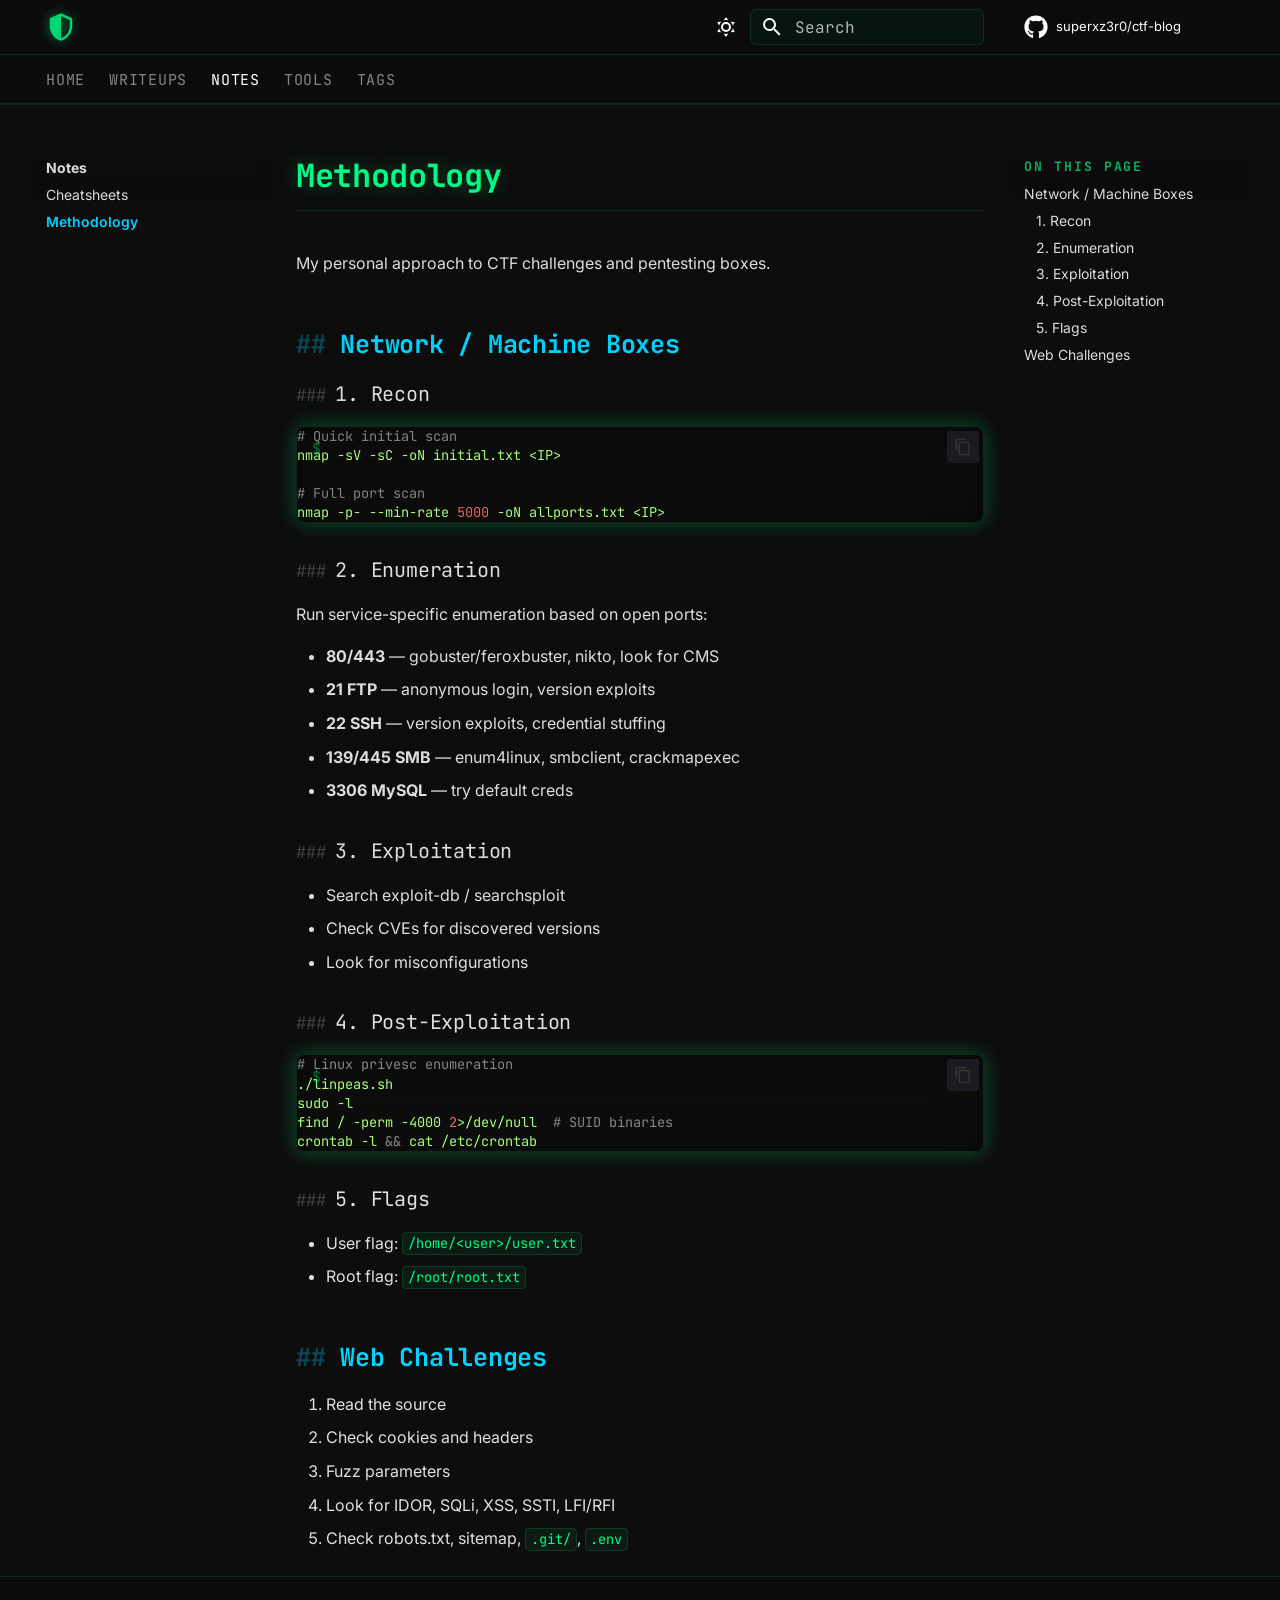
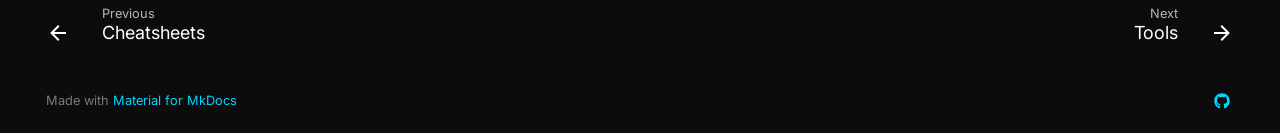
<file: notes/methodology/index.html>
<!doctype html>
<html lang="en" class="no-js">
  <head>
    
      <meta charset="utf-8">
      <meta name="viewport" content="width=device-width,initial-scale=1">
      
        <meta name="description" content="CTF writeups, notes, and hacking methodology">
      
      
        <meta name="author" content="0xffsm">
      
      
        <link rel="canonical" href="https://superxz3r0.github.io/ctf-blog/notes/methodology/">
      
      
        <link rel="prev" href="../cheatsheets/">
      
      
        <link rel="next" href="../../tools/">
      
      
        
      
      
      <link rel="icon" href="../../assets/images/favicon.png">
      <meta name="generator" content="mkdocs-1.6.1, mkdocs-material-9.7.6">
    
    
      
        <title>Methodology - 0xffsm</title>
      
    
    
      <link rel="stylesheet" href="../../assets/stylesheets/main.484c7ddc.min.css">
      
        
        <link rel="stylesheet" href="../../assets/stylesheets/palette.ab4e12ef.min.css">
      
      


  
  
    
      
      
        
      
      
    
  
    
      
      
        
      
      
    
  
    
      
      
        
      
      
    
  
    
      
      
        
      
      
    
  
    
      
      
        
      
      
    
  
    
      
      
        
      
      
    
  
    
      
      
        
      
      
    
  
    
      
      
        
      
      
    
  
    
      
      
        
      
      
    
  
    
      
      
        
      
      
    
  
  
  <style>:root{.md-tag.md-tag--web{--md-tag-icon:url('data:image/svg+xml;charset=utf-8,%3Csvg%20xmlns%3D%22http%3A//www.w3.org/2000/svg%22%20viewBox%3D%220%200%2024%2024%22%3E%3Cpath%20d%3D%22M16.36%2014c.08-.66.14-1.32.14-2s-.06-1.34-.14-2h3.38c.16.64.26%201.31.26%202s-.1%201.36-.26%202m-5.15%205.56c.6-1.11%201.06-2.31%201.38-3.56h2.95a8.03%208.03%200%200%201-4.33%203.56M14.34%2014H9.66c-.1-.66-.16-1.32-.16-2s.06-1.35.16-2h4.68c.09.65.16%201.32.16%202s-.07%201.34-.16%202M12%2019.96c-.83-1.2-1.5-2.53-1.91-3.96h3.82c-.41%201.43-1.08%202.76-1.91%203.96M8%208H5.08A7.92%207.92%200%200%201%209.4%204.44C8.8%205.55%208.35%206.75%208%208m-2.92%208H8c.35%201.25.8%202.45%201.4%203.56A8%208%200%200%201%205.08%2016m-.82-2C4.1%2013.36%204%2012.69%204%2012s.1-1.36.26-2h3.38c-.08.66-.14%201.32-.14%202s.06%201.34.14%202M12%204.03c.83%201.2%201.5%202.54%201.91%203.97h-3.82c.41-1.43%201.08-2.77%201.91-3.97M18.92%208h-2.95a15.7%2015.7%200%200%200-1.38-3.56c1.84.63%203.37%201.9%204.33%203.56M12%202C6.47%202%202%206.5%202%2012a10%2010%200%200%200%2010%2010%2010%2010%200%200%200%2010-10A10%2010%200%200%200%2012%202%22/%3E%3C/svg%3E');}.md-tag.md-tag--pwn{--md-tag-icon:url('data:image/svg+xml;charset=utf-8,%3Csvg%20xmlns%3D%22http%3A//www.w3.org/2000/svg%22%20viewBox%3D%220%200%2024%2024%22%3E%3Cpath%20d%3D%22M17%2017H7V7h10m4%204V9h-2V7a2%202%200%200%200-2-2h-2V3h-2v2h-2V3H9v2H7c-1.11%200-2%20.89-2%202v2H3v2h2v2H3v2h2v2a2%202%200%200%200%202%202h2v2h2v-2h2v2h2v-2h2a2%202%200%200%200%202-2v-2h2v-2h-2v-2m-6%202h-2v-2h2m2-2H9v6h6z%22/%3E%3C/svg%3E');}.md-tag.md-tag--crypto{--md-tag-icon:url('data:image/svg+xml;charset=utf-8,%3Csvg%20xmlns%3D%22http%3A//www.w3.org/2000/svg%22%20viewBox%3D%220%200%2024%2024%22%3E%3Cpath%20d%3D%22M7%2014c-1.1%200-2-.9-2-2s.9-2%202-2%202%20.9%202%202-.9%202-2%202m5.6-4c-.8-2.3-3-4-5.6-4-3.3%200-6%202.7-6%206s2.7%206%206%206c2.6%200%204.8-1.7%205.6-4H16v4h4v-4h3v-4z%22/%3E%3C/svg%3E');}.md-tag.md-tag--forensics{--md-tag-icon:url('data:image/svg+xml;charset=utf-8,%3Csvg%20xmlns%3D%22http%3A//www.w3.org/2000/svg%22%20viewBox%3D%220%200%2024%2024%22%3E%3Cpath%20d%3D%22M9.5%203A6.5%206.5%200%200%201%2016%209.5c0%201.61-.59%203.09-1.56%204.23l.27.27h.79l5%205-1.5%201.5-5-5v-.79l-.27-.27A6.52%206.52%200%200%201%209.5%2016%206.5%206.5%200%200%201%203%209.5%206.5%206.5%200%200%201%209.5%203m0%202C7%205%205%207%205%209.5S7%2014%209.5%2014%2014%2012%2014%209.5%2012%205%209.5%205%22/%3E%3C/svg%3E');}.md-tag.md-tag--rev{--md-tag-icon:url('data:image/svg+xml;charset=utf-8,%3Csvg%20xmlns%3D%22http%3A//www.w3.org/2000/svg%22%20viewBox%3D%220%200%2024%2024%22%3E%3Cpath%20d%3D%22M20.5%2011H19V7a2%202%200%200%200-2-2h-4V3.5A2.5%202.5%200%200%200%2010.5%201%202.5%202.5%200%200%200%208%203.5V5H4a2%202%200%200%200-2%202v3.8h1.5c1.5%200%202.7%201.2%202.7%202.7S5%2016.2%203.5%2016.2H2V20a2%202%200%200%200%202%202h3.8v-1.5c0-1.5%201.2-2.7%202.7-2.7s2.7%201.2%202.7%202.7V22H17a2%202%200%200%200%202-2v-4h1.5a2.5%202.5%200%200%200%202.5-2.5%202.5%202.5%200%200%200-2.5-2.5%22/%3E%3C/svg%3E');}.md-tag.md-tag--linux{--md-tag-icon:url('data:image/svg+xml;charset=utf-8,%3Csvg%20xmlns%3D%22http%3A//www.w3.org/2000/svg%22%20viewBox%3D%220%200%2024%2024%22%3E%3Cpath%20d%3D%22M14.62%208.35c-.42.28-1.75%201.04-1.95%201.19-.39.31-.75.29-1.14-.01-.2-.16-1.53-.92-1.95-1.19-.48-.31-.45-.7.08-.92%201.64-.69%203.28-.64%204.91.03.49.21.51.6.05.9m7.22%207.28c-.93-2.09-2.2-3.99-3.84-5.66a4.3%204.3%200%200%201-1.06-1.88c-.1-.33-.17-.67-.24-1.01-.2-.88-.29-1.78-.7-2.61-.73-1.58-2-2.4-3.84-2.47-1.81.05-3.16.81-3.95%202.4-.21.43-.36.88-.46%201.34-.17.76-.32%201.55-.5%202.32-.15.65-.45%201.21-.96%201.71-1.61%201.57-2.9%203.37-3.88%205.35-.14.29-.28.58-.37.88-.19.66.29%201.12.99.96.44-.09.88-.18%201.3-.31.41-.15.57-.05.67.35.65%202.15%202.07%203.66%204.24%204.5%204.12%201.56%208.93-.66%209.97-4.58.07-.27.17-.37.47-.27.46.14.93.24%201.4.35.49.09.85-.16.92-.64.03-.26-.06-.49-.16-.73%22/%3E%3C/svg%3E');}.md-tag.md-tag--windows{--md-tag-icon:url('data:image/svg+xml;charset=utf-8,%3Csvg%20xmlns%3D%22http%3A//www.w3.org/2000/svg%22%20viewBox%3D%220%200%2024%2024%22%3E%3Cpath%20d%3D%22M3%2012V6.75l6-1.32v6.48zm17-9v8.75l-10%20.15V5.21zM3%2013l6%20.09v6.81l-6-1.15zm17%20.25V22l-10-1.91V13.1z%22/%3E%3C/svg%3E');}.md-tag.md-tag--easy{--md-tag-icon:url('data:image/svg+xml;charset=utf-8,%3Csvg%20xmlns%3D%22http%3A//www.w3.org/2000/svg%22%20viewBox%3D%220%200%2024%2024%22%3E%3Cpath%20d%3D%22M19.5%205.5v13h-2v-13zm-7%205v8h-2v-8zM21%204h-5v16h5zm-7%205H9v11h5zm-7%205H2v6h5z%22/%3E%3C/svg%3E');}.md-tag.md-tag--medium{--md-tag-icon:url('data:image/svg+xml;charset=utf-8,%3Csvg%20xmlns%3D%22http%3A//www.w3.org/2000/svg%22%20viewBox%3D%220%200%2024%2024%22%3E%3Cpath%20d%3D%22M19.5%205.5v13h-2v-13zM21%204h-5v16h5zm-7%205H9v11h5zm-7%205H2v6h5z%22/%3E%3C/svg%3E');}.md-tag.md-tag--hard{--md-tag-icon:url('data:image/svg+xml;charset=utf-8,%3Csvg%20xmlns%3D%22http%3A//www.w3.org/2000/svg%22%20viewBox%3D%220%200%2024%2024%22%3E%3Cpath%20d%3D%22M21%204h-5v16h5zm-7%205H9v11h5zm-7%205H2v6h5z%22/%3E%3C/svg%3E');}}</style>

    
    
      
    
    
      
        
        
        <link rel="preconnect" href="https://fonts.gstatic.com" crossorigin>
        <link rel="stylesheet" href="https://fonts.googleapis.com/css?family=Inter:300,300i,400,400i,700,700i%7CJetBrains+Mono:400,400i,700,700i&display=fallback">
        <style>:root{--md-text-font:"Inter";--md-code-font:"JetBrains Mono"}</style>
      
    
    
      <link rel="stylesheet" href="../../stylesheets/extra.css">
    
    <script>__md_scope=new URL("../..",location),__md_hash=e=>[...e].reduce(((e,_)=>(e<<5)-e+_.charCodeAt(0)),0),__md_get=(e,_=localStorage,t=__md_scope)=>JSON.parse(_.getItem(t.pathname+"."+e)),__md_set=(e,_,t=localStorage,a=__md_scope)=>{try{t.setItem(a.pathname+"."+e,JSON.stringify(_))}catch(e){}}</script>
    
      

    
    
  </head>
  
  
    
    
      
    
    
    
    
    <body dir="ltr" data-md-color-scheme="slate" data-md-color-primary="black" data-md-color-accent="teal">
  
    
    <input class="md-toggle" data-md-toggle="drawer" type="checkbox" id="__drawer" autocomplete="off">
    <input class="md-toggle" data-md-toggle="search" type="checkbox" id="__search" autocomplete="off">
    <label class="md-overlay" for="__drawer"></label>
    <div data-md-component="skip">
      
        
        <a href="#methodology" class="md-skip">
          Skip to content
        </a>
      
    </div>
    <div data-md-component="announce">
      
    </div>
    
    
      

  

<header class="md-header md-header--shadow md-header--lifted" data-md-component="header">
  <nav class="md-header__inner md-grid" aria-label="Header">
    <a href="../.." title="0xffsm" class="md-header__button md-logo" aria-label="0xffsm" data-md-component="logo">
      
  
  <svg xmlns="http://www.w3.org/2000/svg" viewBox="0 0 24 24"><path d="M21 11c0 5.55-3.84 10.74-9 12-5.16-1.26-9-6.45-9-12V5l9-4 9 4zm-9 10c3.75-1 7-5.46 7-9.78V6.3l-7-3.12z"/></svg>

    </a>
    <label class="md-header__button md-icon" for="__drawer">
      
      <svg xmlns="http://www.w3.org/2000/svg" viewBox="0 0 24 24"><path d="M3 6h18v2H3zm0 5h18v2H3zm0 5h18v2H3z"/></svg>
    </label>
    <div class="md-header__title" data-md-component="header-title">
      <div class="md-header__ellipsis">
        <div class="md-header__topic">
          <span class="md-ellipsis">
            0xffsm
          </span>
        </div>
        <div class="md-header__topic" data-md-component="header-topic">
          <span class="md-ellipsis">
            
              Methodology
            
          </span>
        </div>
      </div>
    </div>
    
      
        <form class="md-header__option" data-md-component="palette">
  
    
    
    
    <input class="md-option" data-md-color-media="" data-md-color-scheme="slate" data-md-color-primary="black" data-md-color-accent="teal"  aria-label="Light mode"  type="radio" name="__palette" id="__palette_0">
    
      <label class="md-header__button md-icon" title="Light mode" for="__palette_1" hidden>
        <svg xmlns="http://www.w3.org/2000/svg" viewBox="0 0 24 24"><path d="M12 7a5 5 0 0 1 5 5 5 5 0 0 1-5 5 5 5 0 0 1-5-5 5 5 0 0 1 5-5m0 2a3 3 0 0 0-3 3 3 3 0 0 0 3 3 3 3 0 0 0 3-3 3 3 0 0 0-3-3m0-7 2.39 3.42C13.65 5.15 12.84 5 12 5s-1.65.15-2.39.42zM3.34 7l4.16-.35A7.2 7.2 0 0 0 5.94 8.5c-.44.74-.69 1.5-.83 2.29zm.02 10 1.76-3.77a7.131 7.131 0 0 0 2.38 4.14zM20.65 7l-1.77 3.79a7.02 7.02 0 0 0-2.38-4.15zm-.01 10-4.14.36c.59-.51 1.12-1.14 1.54-1.86.42-.73.69-1.5.83-2.29zM12 22l-2.41-3.44c.74.27 1.55.44 2.41.44.82 0 1.63-.17 2.37-.44z"/></svg>
      </label>
    
  
    
    
    
    <input class="md-option" data-md-color-media="" data-md-color-scheme="default" data-md-color-primary="black" data-md-color-accent="teal"  aria-label="Dark mode"  type="radio" name="__palette" id="__palette_1">
    
      <label class="md-header__button md-icon" title="Dark mode" for="__palette_0" hidden>
        <svg xmlns="http://www.w3.org/2000/svg" viewBox="0 0 24 24"><path d="m17.75 4.09-2.53 1.94.91 3.06-2.63-1.81-2.63 1.81.91-3.06-2.53-1.94L12.44 4l1.06-3 1.06 3zm3.5 6.91-1.64 1.25.59 1.98-1.7-1.17-1.7 1.17.59-1.98L15.75 11l2.06-.05L18.5 9l.69 1.95zm-2.28 4.95c.83-.08 1.72 1.1 1.19 1.85-.32.45-.66.87-1.08 1.27C15.17 23 8.84 23 4.94 19.07c-3.91-3.9-3.91-10.24 0-14.14.4-.4.82-.76 1.27-1.08.75-.53 1.93.36 1.85 1.19-.27 2.86.69 5.83 2.89 8.02a9.96 9.96 0 0 0 8.02 2.89m-1.64 2.02a12.08 12.08 0 0 1-7.8-3.47c-2.17-2.19-3.33-5-3.49-7.82-2.81 3.14-2.7 7.96.31 10.98 3.02 3.01 7.84 3.12 10.98.31"/></svg>
      </label>
    
  
</form>
      
    
    
      <script>var palette=__md_get("__palette");if(palette&&palette.color){if("(prefers-color-scheme)"===palette.color.media){var media=matchMedia("(prefers-color-scheme: light)"),input=document.querySelector(media.matches?"[data-md-color-media='(prefers-color-scheme: light)']":"[data-md-color-media='(prefers-color-scheme: dark)']");palette.color.media=input.getAttribute("data-md-color-media"),palette.color.scheme=input.getAttribute("data-md-color-scheme"),palette.color.primary=input.getAttribute("data-md-color-primary"),palette.color.accent=input.getAttribute("data-md-color-accent")}for(var[key,value]of Object.entries(palette.color))document.body.setAttribute("data-md-color-"+key,value)}</script>
    
    
    
      
      
        <label class="md-header__button md-icon" for="__search">
          
          <svg xmlns="http://www.w3.org/2000/svg" viewBox="0 0 24 24"><path d="M9.5 3A6.5 6.5 0 0 1 16 9.5c0 1.61-.59 3.09-1.56 4.23l.27.27h.79l5 5-1.5 1.5-5-5v-.79l-.27-.27A6.52 6.52 0 0 1 9.5 16 6.5 6.5 0 0 1 3 9.5 6.5 6.5 0 0 1 9.5 3m0 2C7 5 5 7 5 9.5S7 14 9.5 14 14 12 14 9.5 12 5 9.5 5"/></svg>
        </label>
        <div class="md-search" data-md-component="search" role="dialog">
  <label class="md-search__overlay" for="__search"></label>
  <div class="md-search__inner" role="search">
    <form class="md-search__form" name="search">
      <input type="text" class="md-search__input" name="query" aria-label="Search" placeholder="Search" autocapitalize="off" autocorrect="off" autocomplete="off" spellcheck="false" data-md-component="search-query" required>
      <label class="md-search__icon md-icon" for="__search">
        
        <svg xmlns="http://www.w3.org/2000/svg" viewBox="0 0 24 24"><path d="M9.5 3A6.5 6.5 0 0 1 16 9.5c0 1.61-.59 3.09-1.56 4.23l.27.27h.79l5 5-1.5 1.5-5-5v-.79l-.27-.27A6.52 6.52 0 0 1 9.5 16 6.5 6.5 0 0 1 3 9.5 6.5 6.5 0 0 1 9.5 3m0 2C7 5 5 7 5 9.5S7 14 9.5 14 14 12 14 9.5 12 5 9.5 5"/></svg>
        
        <svg xmlns="http://www.w3.org/2000/svg" viewBox="0 0 24 24"><path d="M20 11v2H8l5.5 5.5-1.42 1.42L4.16 12l7.92-7.92L13.5 5.5 8 11z"/></svg>
      </label>
      <nav class="md-search__options" aria-label="Search">
        
          <a href="javascript:void(0)" class="md-search__icon md-icon" title="Share" aria-label="Share" data-clipboard data-clipboard-text="" data-md-component="search-share" tabindex="-1">
            
            <svg xmlns="http://www.w3.org/2000/svg" viewBox="0 0 24 24"><path d="M18 16.08c-.76 0-1.44.3-1.96.77L8.91 12.7c.05-.23.09-.46.09-.7s-.04-.47-.09-.7l7.05-4.11c.54.5 1.25.81 2.04.81a3 3 0 0 0 3-3 3 3 0 0 0-3-3 3 3 0 0 0-3 3c0 .24.04.47.09.7L8.04 9.81C7.5 9.31 6.79 9 6 9a3 3 0 0 0-3 3 3 3 0 0 0 3 3c.79 0 1.5-.31 2.04-.81l7.12 4.15c-.05.21-.08.43-.08.66 0 1.61 1.31 2.91 2.92 2.91s2.92-1.3 2.92-2.91A2.92 2.92 0 0 0 18 16.08"/></svg>
          </a>
        
        <button type="reset" class="md-search__icon md-icon" title="Clear" aria-label="Clear" tabindex="-1">
          
          <svg xmlns="http://www.w3.org/2000/svg" viewBox="0 0 24 24"><path d="M19 6.41 17.59 5 12 10.59 6.41 5 5 6.41 10.59 12 5 17.59 6.41 19 12 13.41 17.59 19 19 17.59 13.41 12z"/></svg>
        </button>
      </nav>
      
        <div class="md-search__suggest" data-md-component="search-suggest"></div>
      
    </form>
    <div class="md-search__output">
      <div class="md-search__scrollwrap" tabindex="0" data-md-scrollfix>
        <div class="md-search-result" data-md-component="search-result">
          <div class="md-search-result__meta">
            Initializing search
          </div>
          <ol class="md-search-result__list" role="presentation"></ol>
        </div>
      </div>
    </div>
  </div>
</div>
      
    
    
      <div class="md-header__source">
        <a href="https://github.com/superxz3r0/ctf-blog" title="Go to repository" class="md-source" data-md-component="source">
  <div class="md-source__icon md-icon">
    
    <svg xmlns="http://www.w3.org/2000/svg" viewBox="0 0 512 512"><!--! Font Awesome Free 7.1.0 by @fontawesome - https://fontawesome.com License - https://fontawesome.com/license/free (Icons: CC BY 4.0, Fonts: SIL OFL 1.1, Code: MIT License) Copyright 2025 Fonticons, Inc.--><path d="M173.9 397.4c0 2-2.3 3.6-5.2 3.6-3.3.3-5.6-1.3-5.6-3.6 0-2 2.3-3.6 5.2-3.6 3-.3 5.6 1.3 5.6 3.6m-31.1-4.5c-.7 2 1.3 4.3 4.3 4.9 2.6 1 5.6 0 6.2-2s-1.3-4.3-4.3-5.2c-2.6-.7-5.5.3-6.2 2.3m44.2-1.7c-2.9.7-4.9 2.6-4.6 4.9.3 2 2.9 3.3 5.9 2.6 2.9-.7 4.9-2.6 4.6-4.6-.3-1.9-3-3.2-5.9-2.9M252.8 8C114.1 8 8 113.3 8 252c0 110.9 69.8 205.8 169.5 239.2 12.8 2.3 17.3-5.6 17.3-12.1 0-6.2-.3-40.4-.3-61.4 0 0-70 15-84.7-29.8 0 0-11.4-29.1-27.8-36.6 0 0-22.9-15.7 1.6-15.4 0 0 24.9 2 38.6 25.8 21.9 38.6 58.6 27.5 72.9 20.9 2.3-16 8.8-27.1 16-33.7-55.9-6.2-112.3-14.3-112.3-110.5 0-27.5 7.6-41.3 23.6-58.9-2.6-6.5-11.1-33.3 2.6-67.9 20.9-6.5 69 27 69 27 20-5.6 41.5-8.5 62.8-8.5s42.8 2.9 62.8 8.5c0 0 48.1-33.6 69-27 13.7 34.7 5.2 61.4 2.6 67.9 16 17.7 25.8 31.5 25.8 58.9 0 96.5-58.9 104.2-114.8 110.5 9.2 7.9 17 22.9 17 46.4 0 33.7-.3 75.4-.3 83.6 0 6.5 4.6 14.4 17.3 12.1C436.2 457.8 504 362.9 504 252 504 113.3 391.5 8 252.8 8M105.2 352.9c-1.3 1-1 3.3.7 5.2 1.6 1.6 3.9 2.3 5.2 1 1.3-1 1-3.3-.7-5.2-1.6-1.6-3.9-2.3-5.2-1m-10.8-8.1c-.7 1.3.3 2.9 2.3 3.9 1.6 1 3.6.7 4.3-.7.7-1.3-.3-2.9-2.3-3.9-2-.6-3.6-.3-4.3.7m32.4 35.6c-1.6 1.3-1 4.3 1.3 6.2 2.3 2.3 5.2 2.6 6.5 1 1.3-1.3.7-4.3-1.3-6.2-2.2-2.3-5.2-2.6-6.5-1m-11.4-14.7c-1.6 1-1.6 3.6 0 5.9s4.3 3.3 5.6 2.3c1.6-1.3 1.6-3.9 0-6.2-1.4-2.3-4-3.3-5.6-2"/></svg>
  </div>
  <div class="md-source__repository">
    superxz3r0/ctf-blog
  </div>
</a>
      </div>
    
  </nav>
  
    
      
<nav class="md-tabs" aria-label="Tabs" data-md-component="tabs">
  <div class="md-grid">
    <ul class="md-tabs__list">
      
        
  
  
  
  
    <li class="md-tabs__item">
      <a href="../.." class="md-tabs__link">
        
  
  
    
  
  Home

      </a>
    </li>
  

      
        
  
  
  
  
    
    
      <li class="md-tabs__item">
        <a href="../../writeups/" class="md-tabs__link">
          
  
  
    
  
  Writeups

        </a>
      </li>
    
  

      
        
  
  
  
    
  
  
    
    
      <li class="md-tabs__item md-tabs__item--active">
        <a href="../" class="md-tabs__link">
          
  
  
    
  
  Notes

        </a>
      </li>
    
  

      
        
  
  
  
  
    <li class="md-tabs__item">
      <a href="../../tools/" class="md-tabs__link">
        
  
  
    
  
  Tools

      </a>
    </li>
  

      
        
  
  
  
  
    <li class="md-tabs__item">
      <a href="../../tags/" class="md-tabs__link">
        
  
  
    
  
  Tags

      </a>
    </li>
  

      
    </ul>
  </div>
</nav>
    
  
</header>
    
    <div class="md-container" data-md-component="container">
      
      
        
      
      <main class="md-main" data-md-component="main">
        <div class="md-main__inner md-grid">
          
            
              
              <div class="md-sidebar md-sidebar--primary" data-md-component="sidebar" data-md-type="navigation" >
                <div class="md-sidebar__scrollwrap">
                  <div class="md-sidebar__inner">
                    


  


<nav class="md-nav md-nav--primary md-nav--lifted" aria-label="Navigation" data-md-level="0">
  <label class="md-nav__title" for="__drawer">
    <a href="../.." title="0xffsm" class="md-nav__button md-logo" aria-label="0xffsm" data-md-component="logo">
      
  
  <svg xmlns="http://www.w3.org/2000/svg" viewBox="0 0 24 24"><path d="M21 11c0 5.55-3.84 10.74-9 12-5.16-1.26-9-6.45-9-12V5l9-4 9 4zm-9 10c3.75-1 7-5.46 7-9.78V6.3l-7-3.12z"/></svg>

    </a>
    0xffsm
  </label>
  
    <div class="md-nav__source">
      <a href="https://github.com/superxz3r0/ctf-blog" title="Go to repository" class="md-source" data-md-component="source">
  <div class="md-source__icon md-icon">
    
    <svg xmlns="http://www.w3.org/2000/svg" viewBox="0 0 512 512"><!--! Font Awesome Free 7.1.0 by @fontawesome - https://fontawesome.com License - https://fontawesome.com/license/free (Icons: CC BY 4.0, Fonts: SIL OFL 1.1, Code: MIT License) Copyright 2025 Fonticons, Inc.--><path d="M173.9 397.4c0 2-2.3 3.6-5.2 3.6-3.3.3-5.6-1.3-5.6-3.6 0-2 2.3-3.6 5.2-3.6 3-.3 5.6 1.3 5.6 3.6m-31.1-4.5c-.7 2 1.3 4.3 4.3 4.9 2.6 1 5.6 0 6.2-2s-1.3-4.3-4.3-5.2c-2.6-.7-5.5.3-6.2 2.3m44.2-1.7c-2.9.7-4.9 2.6-4.6 4.9.3 2 2.9 3.3 5.9 2.6 2.9-.7 4.9-2.6 4.6-4.6-.3-1.9-3-3.2-5.9-2.9M252.8 8C114.1 8 8 113.3 8 252c0 110.9 69.8 205.8 169.5 239.2 12.8 2.3 17.3-5.6 17.3-12.1 0-6.2-.3-40.4-.3-61.4 0 0-70 15-84.7-29.8 0 0-11.4-29.1-27.8-36.6 0 0-22.9-15.7 1.6-15.4 0 0 24.9 2 38.6 25.8 21.9 38.6 58.6 27.5 72.9 20.9 2.3-16 8.8-27.1 16-33.7-55.9-6.2-112.3-14.3-112.3-110.5 0-27.5 7.6-41.3 23.6-58.9-2.6-6.5-11.1-33.3 2.6-67.9 20.9-6.5 69 27 69 27 20-5.6 41.5-8.5 62.8-8.5s42.8 2.9 62.8 8.5c0 0 48.1-33.6 69-27 13.7 34.7 5.2 61.4 2.6 67.9 16 17.7 25.8 31.5 25.8 58.9 0 96.5-58.9 104.2-114.8 110.5 9.2 7.9 17 22.9 17 46.4 0 33.7-.3 75.4-.3 83.6 0 6.5 4.6 14.4 17.3 12.1C436.2 457.8 504 362.9 504 252 504 113.3 391.5 8 252.8 8M105.2 352.9c-1.3 1-1 3.3.7 5.2 1.6 1.6 3.9 2.3 5.2 1 1.3-1 1-3.3-.7-5.2-1.6-1.6-3.9-2.3-5.2-1m-10.8-8.1c-.7 1.3.3 2.9 2.3 3.9 1.6 1 3.6.7 4.3-.7.7-1.3-.3-2.9-2.3-3.9-2-.6-3.6-.3-4.3.7m32.4 35.6c-1.6 1.3-1 4.3 1.3 6.2 2.3 2.3 5.2 2.6 6.5 1 1.3-1.3.7-4.3-1.3-6.2-2.2-2.3-5.2-2.6-6.5-1m-11.4-14.7c-1.6 1-1.6 3.6 0 5.9s4.3 3.3 5.6 2.3c1.6-1.3 1.6-3.9 0-6.2-1.4-2.3-4-3.3-5.6-2"/></svg>
  </div>
  <div class="md-source__repository">
    superxz3r0/ctf-blog
  </div>
</a>
    </div>
  
  <ul class="md-nav__list" data-md-scrollfix>
    
      
      
  
  
  
  
    <li class="md-nav__item">
      <a href="../.." class="md-nav__link">
        
  
  
  <span class="md-ellipsis">
    
  
    Home
  

    
  </span>
  
  

      </a>
    </li>
  

    
      
      
  
  
  
  
    
    
      
        
          
        
      
        
      
        
      
        
      
    
    
    
      
      
        
      
    
    
    <li class="md-nav__item md-nav__item--nested">
      
        
        
          
        
        <input class="md-nav__toggle md-toggle md-toggle--indeterminate" type="checkbox" id="__nav_2" >
        
          
          <div class="md-nav__link md-nav__container">
            <a href="../../writeups/" class="md-nav__link ">
              
  
  
  <span class="md-ellipsis">
    
  
    Writeups
  

    
  </span>
  
  

            </a>
            
              
              <label class="md-nav__link " for="__nav_2" id="__nav_2_label" tabindex="0">
                <span class="md-nav__icon md-icon"></span>
              </label>
            
          </div>
        
        <nav class="md-nav" data-md-level="1" aria-labelledby="__nav_2_label" aria-expanded="false">
          <label class="md-nav__title" for="__nav_2">
            <span class="md-nav__icon md-icon"></span>
            
  
    Writeups
  

          </label>
          <ul class="md-nav__list" data-md-scrollfix>
            
              
            
              
                
  
  
  
  
    <li class="md-nav__item">
      <a href="../../tryhackme/" class="md-nav__link">
        
  
  
  <span class="md-ellipsis">
    
  
    TryHackMe
  

    
  </span>
  
  

      </a>
    </li>
  

              
            
              
                
  
  
  
  
    
    
      
        
          
        
      
        
      
        
      
    
    
    
      
      
        
      
    
    
    <li class="md-nav__item md-nav__item--nested">
      
        
        
          
        
        <input class="md-nav__toggle md-toggle md-toggle--indeterminate" type="checkbox" id="__nav_2_3" >
        
          
          <div class="md-nav__link md-nav__container">
            <a href="../../hackthebox/" class="md-nav__link ">
              
  
  
  <span class="md-ellipsis">
    
  
    HackTheBox
  

    
  </span>
  
  

            </a>
            
              
              <label class="md-nav__link " for="__nav_2_3" id="__nav_2_3_label" tabindex="0">
                <span class="md-nav__icon md-icon"></span>
              </label>
            
          </div>
        
        <nav class="md-nav" data-md-level="2" aria-labelledby="__nav_2_3_label" aria-expanded="false">
          <label class="md-nav__title" for="__nav_2_3">
            <span class="md-nav__icon md-icon"></span>
            
  
    HackTheBox
  

          </label>
          <ul class="md-nav__list" data-md-scrollfix>
            
              
            
              
                
  
  
  
  
    <li class="md-nav__item">
      <a href="../../hackthebox/machines/" class="md-nav__link">
        
  
  
  <span class="md-ellipsis">
    
  
    Machines
  

    
  </span>
  
  

      </a>
    </li>
  

              
            
              
                
  
  
  
  
    <li class="md-nav__item">
      <a href="../../hackthebox/challenges/" class="md-nav__link">
        
  
  
  <span class="md-ellipsis">
    
  
    Challenges
  

    
  </span>
  
  

      </a>
    </li>
  

              
            
          </ul>
        </nav>
      
    </li>
  

              
            
              
                
  
  
  
  
    <li class="md-nav__item">
      <a href="../../ctf-events/" class="md-nav__link">
        
  
  
  <span class="md-ellipsis">
    
  
    CTF Events
  

    
  </span>
  
  

      </a>
    </li>
  

              
            
          </ul>
        </nav>
      
    </li>
  

    
      
      
  
  
    
  
  
  
    
    
      
        
          
        
      
        
      
        
      
    
    
    
      
        
        
      
      
        
      
    
    
    <li class="md-nav__item md-nav__item--active md-nav__item--section md-nav__item--nested">
      
        
        
        <input class="md-nav__toggle md-toggle " type="checkbox" id="__nav_3" checked>
        
          
          <div class="md-nav__link md-nav__container">
            <a href="../" class="md-nav__link ">
              
  
  
  <span class="md-ellipsis">
    
  
    Notes
  

    
  </span>
  
  

            </a>
            
              
              <label class="md-nav__link " for="__nav_3" id="__nav_3_label" tabindex="">
                <span class="md-nav__icon md-icon"></span>
              </label>
            
          </div>
        
        <nav class="md-nav" data-md-level="1" aria-labelledby="__nav_3_label" aria-expanded="true">
          <label class="md-nav__title" for="__nav_3">
            <span class="md-nav__icon md-icon"></span>
            
  
    Notes
  

          </label>
          <ul class="md-nav__list" data-md-scrollfix>
            
              
            
              
                
  
  
  
  
    <li class="md-nav__item">
      <a href="../cheatsheets/" class="md-nav__link">
        
  
  
  <span class="md-ellipsis">
    
  
    Cheatsheets
  

    
  </span>
  
  

      </a>
    </li>
  

              
            
              
                
  
  
    
  
  
  
    <li class="md-nav__item md-nav__item--active">
      
      <input class="md-nav__toggle md-toggle" type="checkbox" id="__toc">
      
      
        
      
      
        <label class="md-nav__link md-nav__link--active" for="__toc">
          
  
  
  <span class="md-ellipsis">
    
  
    Methodology
  

    
  </span>
  
  

          <span class="md-nav__icon md-icon"></span>
        </label>
      
      <a href="./" class="md-nav__link md-nav__link--active">
        
  
  
  <span class="md-ellipsis">
    
  
    Methodology
  

    
  </span>
  
  

      </a>
      
        

  

<nav class="md-nav md-nav--secondary" aria-label="On this page">
  
  
  
    
  
  
    <label class="md-nav__title" for="__toc">
      <span class="md-nav__icon md-icon"></span>
      On this page
    </label>
    <ul class="md-nav__list" data-md-component="toc" data-md-scrollfix>
      
        <li class="md-nav__item">
  <a href="#network-machine-boxes" class="md-nav__link">
    <span class="md-ellipsis">
      
        Network / Machine Boxes
      
    </span>
  </a>
  
    <nav class="md-nav" aria-label="Network / Machine Boxes">
      <ul class="md-nav__list">
        
          <li class="md-nav__item">
  <a href="#1-recon" class="md-nav__link">
    <span class="md-ellipsis">
      
        1. Recon
      
    </span>
  </a>
  
</li>
        
          <li class="md-nav__item">
  <a href="#2-enumeration" class="md-nav__link">
    <span class="md-ellipsis">
      
        2. Enumeration
      
    </span>
  </a>
  
</li>
        
          <li class="md-nav__item">
  <a href="#3-exploitation" class="md-nav__link">
    <span class="md-ellipsis">
      
        3. Exploitation
      
    </span>
  </a>
  
</li>
        
          <li class="md-nav__item">
  <a href="#4-post-exploitation" class="md-nav__link">
    <span class="md-ellipsis">
      
        4. Post-Exploitation
      
    </span>
  </a>
  
</li>
        
          <li class="md-nav__item">
  <a href="#5-flags" class="md-nav__link">
    <span class="md-ellipsis">
      
        5. Flags
      
    </span>
  </a>
  
</li>
        
      </ul>
    </nav>
  
</li>
      
        <li class="md-nav__item">
  <a href="#web-challenges" class="md-nav__link">
    <span class="md-ellipsis">
      
        Web Challenges
      
    </span>
  </a>
  
</li>
      
    </ul>
  
</nav>
      
    </li>
  

              
            
          </ul>
        </nav>
      
    </li>
  

    
      
      
  
  
  
  
    <li class="md-nav__item">
      <a href="../../tools/" class="md-nav__link">
        
  
  
  <span class="md-ellipsis">
    
  
    Tools
  

    
  </span>
  
  

      </a>
    </li>
  

    
      
      
  
  
  
  
    <li class="md-nav__item">
      <a href="../../tags/" class="md-nav__link">
        
  
  
  <span class="md-ellipsis">
    
  
    Tags
  

    
  </span>
  
  

      </a>
    </li>
  

    
  </ul>
</nav>
                  </div>
                </div>
              </div>
            
            
              
              <div class="md-sidebar md-sidebar--secondary" data-md-component="sidebar" data-md-type="toc" >
                <div class="md-sidebar__scrollwrap">
                  <div class="md-sidebar__inner">
                    

  

<nav class="md-nav md-nav--secondary" aria-label="On this page">
  
  
  
    
  
  
    <label class="md-nav__title" for="__toc">
      <span class="md-nav__icon md-icon"></span>
      On this page
    </label>
    <ul class="md-nav__list" data-md-component="toc" data-md-scrollfix>
      
        <li class="md-nav__item">
  <a href="#network-machine-boxes" class="md-nav__link">
    <span class="md-ellipsis">
      
        Network / Machine Boxes
      
    </span>
  </a>
  
    <nav class="md-nav" aria-label="Network / Machine Boxes">
      <ul class="md-nav__list">
        
          <li class="md-nav__item">
  <a href="#1-recon" class="md-nav__link">
    <span class="md-ellipsis">
      
        1. Recon
      
    </span>
  </a>
  
</li>
        
          <li class="md-nav__item">
  <a href="#2-enumeration" class="md-nav__link">
    <span class="md-ellipsis">
      
        2. Enumeration
      
    </span>
  </a>
  
</li>
        
          <li class="md-nav__item">
  <a href="#3-exploitation" class="md-nav__link">
    <span class="md-ellipsis">
      
        3. Exploitation
      
    </span>
  </a>
  
</li>
        
          <li class="md-nav__item">
  <a href="#4-post-exploitation" class="md-nav__link">
    <span class="md-ellipsis">
      
        4. Post-Exploitation
      
    </span>
  </a>
  
</li>
        
          <li class="md-nav__item">
  <a href="#5-flags" class="md-nav__link">
    <span class="md-ellipsis">
      
        5. Flags
      
    </span>
  </a>
  
</li>
        
      </ul>
    </nav>
  
</li>
      
        <li class="md-nav__item">
  <a href="#web-challenges" class="md-nav__link">
    <span class="md-ellipsis">
      
        Web Challenges
      
    </span>
  </a>
  
</li>
      
    </ul>
  
</nav>
                  </div>
                </div>
              </div>
            
          
          
            <div class="md-content" data-md-component="content">
              
              <article class="md-content__inner md-typeset">
                
                  


  
  


<h1 id="methodology">Methodology<a class="headerlink" href="#methodology" title="Permanent link">&para;</a></h1>
<p>My personal approach to CTF challenges and pentesting boxes.</p>
<h2 id="network-machine-boxes">Network / Machine Boxes<a class="headerlink" href="#network-machine-boxes" title="Permanent link">&para;</a></h2>
<h3 id="1-recon">1. Recon<a class="headerlink" href="#1-recon" title="Permanent link">&para;</a></h3>
<div class="language-bash highlight"><pre><span></span><code><span id="__span-0-1"><a id="__codelineno-0-1" name="__codelineno-0-1" href="#__codelineno-0-1"></a><span class="c1"># Quick initial scan</span>
</span><span id="__span-0-2"><a id="__codelineno-0-2" name="__codelineno-0-2" href="#__codelineno-0-2"></a>nmap<span class="w"> </span>-sV<span class="w"> </span>-sC<span class="w"> </span>-oN<span class="w"> </span>initial.txt<span class="w"> </span>&lt;IP&gt;
</span><span id="__span-0-3"><a id="__codelineno-0-3" name="__codelineno-0-3" href="#__codelineno-0-3"></a>
</span><span id="__span-0-4"><a id="__codelineno-0-4" name="__codelineno-0-4" href="#__codelineno-0-4"></a><span class="c1"># Full port scan</span>
</span><span id="__span-0-5"><a id="__codelineno-0-5" name="__codelineno-0-5" href="#__codelineno-0-5"></a>nmap<span class="w"> </span>-p-<span class="w"> </span>--min-rate<span class="w"> </span><span class="m">5000</span><span class="w"> </span>-oN<span class="w"> </span>allports.txt<span class="w"> </span>&lt;IP&gt;
</span></code></pre></div>
<h3 id="2-enumeration">2. Enumeration<a class="headerlink" href="#2-enumeration" title="Permanent link">&para;</a></h3>
<p>Run service-specific enumeration based on open ports:</p>
<ul>
<li><strong>80/443</strong> — gobuster/feroxbuster, nikto, look for CMS</li>
<li><strong>21 FTP</strong> — anonymous login, version exploits</li>
<li><strong>22 SSH</strong> — version exploits, credential stuffing</li>
<li><strong>139/445 SMB</strong> — enum4linux, smbclient, crackmapexec</li>
<li><strong>3306 MySQL</strong> — try default creds</li>
</ul>
<h3 id="3-exploitation">3. Exploitation<a class="headerlink" href="#3-exploitation" title="Permanent link">&para;</a></h3>
<ul>
<li>Search exploit-db / searchsploit</li>
<li>Check CVEs for discovered versions</li>
<li>Look for misconfigurations</li>
</ul>
<h3 id="4-post-exploitation">4. Post-Exploitation<a class="headerlink" href="#4-post-exploitation" title="Permanent link">&para;</a></h3>
<div class="language-bash highlight"><pre><span></span><code><span id="__span-1-1"><a id="__codelineno-1-1" name="__codelineno-1-1" href="#__codelineno-1-1"></a><span class="c1"># Linux privesc enumeration</span>
</span><span id="__span-1-2"><a id="__codelineno-1-2" name="__codelineno-1-2" href="#__codelineno-1-2"></a>./linpeas.sh
</span><span id="__span-1-3"><a id="__codelineno-1-3" name="__codelineno-1-3" href="#__codelineno-1-3"></a>sudo<span class="w"> </span>-l
</span><span id="__span-1-4"><a id="__codelineno-1-4" name="__codelineno-1-4" href="#__codelineno-1-4"></a>find<span class="w"> </span>/<span class="w"> </span>-perm<span class="w"> </span>-4000<span class="w"> </span><span class="m">2</span>&gt;/dev/null<span class="w">  </span><span class="c1"># SUID binaries</span>
</span><span id="__span-1-5"><a id="__codelineno-1-5" name="__codelineno-1-5" href="#__codelineno-1-5"></a>crontab<span class="w"> </span>-l<span class="w"> </span><span class="o">&amp;&amp;</span><span class="w"> </span>cat<span class="w"> </span>/etc/crontab
</span></code></pre></div>
<h3 id="5-flags">5. Flags<a class="headerlink" href="#5-flags" title="Permanent link">&para;</a></h3>
<ul>
<li>User flag: <code>/home/&lt;user&gt;/user.txt</code></li>
<li>Root flag: <code>/root/root.txt</code></li>
</ul>
<h2 id="web-challenges">Web Challenges<a class="headerlink" href="#web-challenges" title="Permanent link">&para;</a></h2>
<ol>
<li>Read the source</li>
<li>Check cookies and headers</li>
<li>Fuzz parameters</li>
<li>Look for IDOR, SQLi, XSS, SSTI, LFI/RFI</li>
<li>Check robots.txt, sitemap, <code>.git/</code>, <code>.env</code></li>
</ol>












                
              </article>
            </div>
          
          
<script>var target=document.getElementById(location.hash.slice(1));target&&target.name&&(target.checked=target.name.startsWith("__tabbed_"))</script>
        </div>
        
          <button type="button" class="md-top md-icon" data-md-component="top" hidden>
  
  <svg xmlns="http://www.w3.org/2000/svg" viewBox="0 0 24 24"><path d="M13 20h-2V8l-5.5 5.5-1.42-1.42L12 4.16l7.92 7.92-1.42 1.42L13 8z"/></svg>
  Back to top
</button>
        
      </main>
      
        <footer class="md-footer">
  
    
      
      <nav class="md-footer__inner md-grid" aria-label="Footer" >
        
          
          <a href="../cheatsheets/" class="md-footer__link md-footer__link--prev" aria-label="Previous: Cheatsheets">
            <div class="md-footer__button md-icon">
              
              <svg xmlns="http://www.w3.org/2000/svg" viewBox="0 0 24 24"><path d="M20 11v2H8l5.5 5.5-1.42 1.42L4.16 12l7.92-7.92L13.5 5.5 8 11z"/></svg>
            </div>
            <div class="md-footer__title">
              <span class="md-footer__direction">
                Previous
              </span>
              <div class="md-ellipsis">
                Cheatsheets
              </div>
            </div>
          </a>
        
        
          
          <a href="../../tools/" class="md-footer__link md-footer__link--next" aria-label="Next: Tools">
            <div class="md-footer__title">
              <span class="md-footer__direction">
                Next
              </span>
              <div class="md-ellipsis">
                Tools
              </div>
            </div>
            <div class="md-footer__button md-icon">
              
              <svg xmlns="http://www.w3.org/2000/svg" viewBox="0 0 24 24"><path d="M4 11v2h12l-5.5 5.5 1.42 1.42L19.84 12l-7.92-7.92L10.5 5.5 16 11z"/></svg>
            </div>
          </a>
        
      </nav>
    
  
  <div class="md-footer-meta md-typeset">
    <div class="md-footer-meta__inner md-grid">
      <div class="md-copyright">
  
  
    Made with
    <a href="https://squidfunk.github.io/mkdocs-material/" target="_blank" rel="noopener">
      Material for MkDocs
    </a>
  
</div>
      
        
<div class="md-social">
  
    
    
    
    
    <a href="https://github.com/superxz3r0" target="_blank" rel="noopener" title="GitHub" class="md-social__link">
      <svg xmlns="http://www.w3.org/2000/svg" viewBox="0 0 512 512"><!--! Font Awesome Free 7.1.0 by @fontawesome - https://fontawesome.com License - https://fontawesome.com/license/free (Icons: CC BY 4.0, Fonts: SIL OFL 1.1, Code: MIT License) Copyright 2025 Fonticons, Inc.--><path d="M173.9 397.4c0 2-2.3 3.6-5.2 3.6-3.3.3-5.6-1.3-5.6-3.6 0-2 2.3-3.6 5.2-3.6 3-.3 5.6 1.3 5.6 3.6m-31.1-4.5c-.7 2 1.3 4.3 4.3 4.9 2.6 1 5.6 0 6.2-2s-1.3-4.3-4.3-5.2c-2.6-.7-5.5.3-6.2 2.3m44.2-1.7c-2.9.7-4.9 2.6-4.6 4.9.3 2 2.9 3.3 5.9 2.6 2.9-.7 4.9-2.6 4.6-4.6-.3-1.9-3-3.2-5.9-2.9M252.8 8C114.1 8 8 113.3 8 252c0 110.9 69.8 205.8 169.5 239.2 12.8 2.3 17.3-5.6 17.3-12.1 0-6.2-.3-40.4-.3-61.4 0 0-70 15-84.7-29.8 0 0-11.4-29.1-27.8-36.6 0 0-22.9-15.7 1.6-15.4 0 0 24.9 2 38.6 25.8 21.9 38.6 58.6 27.5 72.9 20.9 2.3-16 8.8-27.1 16-33.7-55.9-6.2-112.3-14.3-112.3-110.5 0-27.5 7.6-41.3 23.6-58.9-2.6-6.5-11.1-33.3 2.6-67.9 20.9-6.5 69 27 69 27 20-5.6 41.5-8.5 62.8-8.5s42.8 2.9 62.8 8.5c0 0 48.1-33.6 69-27 13.7 34.7 5.2 61.4 2.6 67.9 16 17.7 25.8 31.5 25.8 58.9 0 96.5-58.9 104.2-114.8 110.5 9.2 7.9 17 22.9 17 46.4 0 33.7-.3 75.4-.3 83.6 0 6.5 4.6 14.4 17.3 12.1C436.2 457.8 504 362.9 504 252 504 113.3 391.5 8 252.8 8M105.2 352.9c-1.3 1-1 3.3.7 5.2 1.6 1.6 3.9 2.3 5.2 1 1.3-1 1-3.3-.7-5.2-1.6-1.6-3.9-2.3-5.2-1m-10.8-8.1c-.7 1.3.3 2.9 2.3 3.9 1.6 1 3.6.7 4.3-.7.7-1.3-.3-2.9-2.3-3.9-2-.6-3.6-.3-4.3.7m32.4 35.6c-1.6 1.3-1 4.3 1.3 6.2 2.3 2.3 5.2 2.6 6.5 1 1.3-1.3.7-4.3-1.3-6.2-2.2-2.3-5.2-2.6-6.5-1m-11.4-14.7c-1.6 1-1.6 3.6 0 5.9s4.3 3.3 5.6 2.3c1.6-1.3 1.6-3.9 0-6.2-1.4-2.3-4-3.3-5.6-2"/></svg>
    </a>
  
</div>
      
    </div>
  </div>
</footer>
      
    </div>
    <div class="md-dialog" data-md-component="dialog">
      <div class="md-dialog__inner md-typeset"></div>
    </div>
    
    
    
      
      
      <script id="__config" type="application/json">{"annotate": null, "base": "../..", "features": ["navigation.tabs", "navigation.tabs.sticky", "navigation.sections", "navigation.expand", "navigation.top", "navigation.indexes", "navigation.footer", "search.highlight", "search.suggest", "search.share", "content.code.copy", "content.code.annotate", "content.tooltips", "toc.follow", "announce.dismiss"], "search": "../../assets/javascripts/workers/search.2c215733.min.js", "tags": {"Crypto": "crypto", "Easy": "easy", "Forensics": "forensics", "Hard": "hard", "Linux": "linux", "Medium": "medium", "Pwn": "pwn", "Rev": "rev", "Web": "web", "Windows": "windows"}, "translations": {"clipboard.copied": "Copied to clipboard", "clipboard.copy": "Copy to clipboard", "search.result.more.one": "1 more on this page", "search.result.more.other": "# more on this page", "search.result.none": "No matching documents", "search.result.one": "1 matching document", "search.result.other": "# matching documents", "search.result.placeholder": "Type to start searching", "search.result.term.missing": "Missing", "select.version": "Select version"}, "version": null}</script>
    
    
      <script src="../../assets/javascripts/bundle.79ae519e.min.js"></script>
      
        <script src="../../javascripts/extra.js"></script>
      
    
  </body>
</html>
</file>
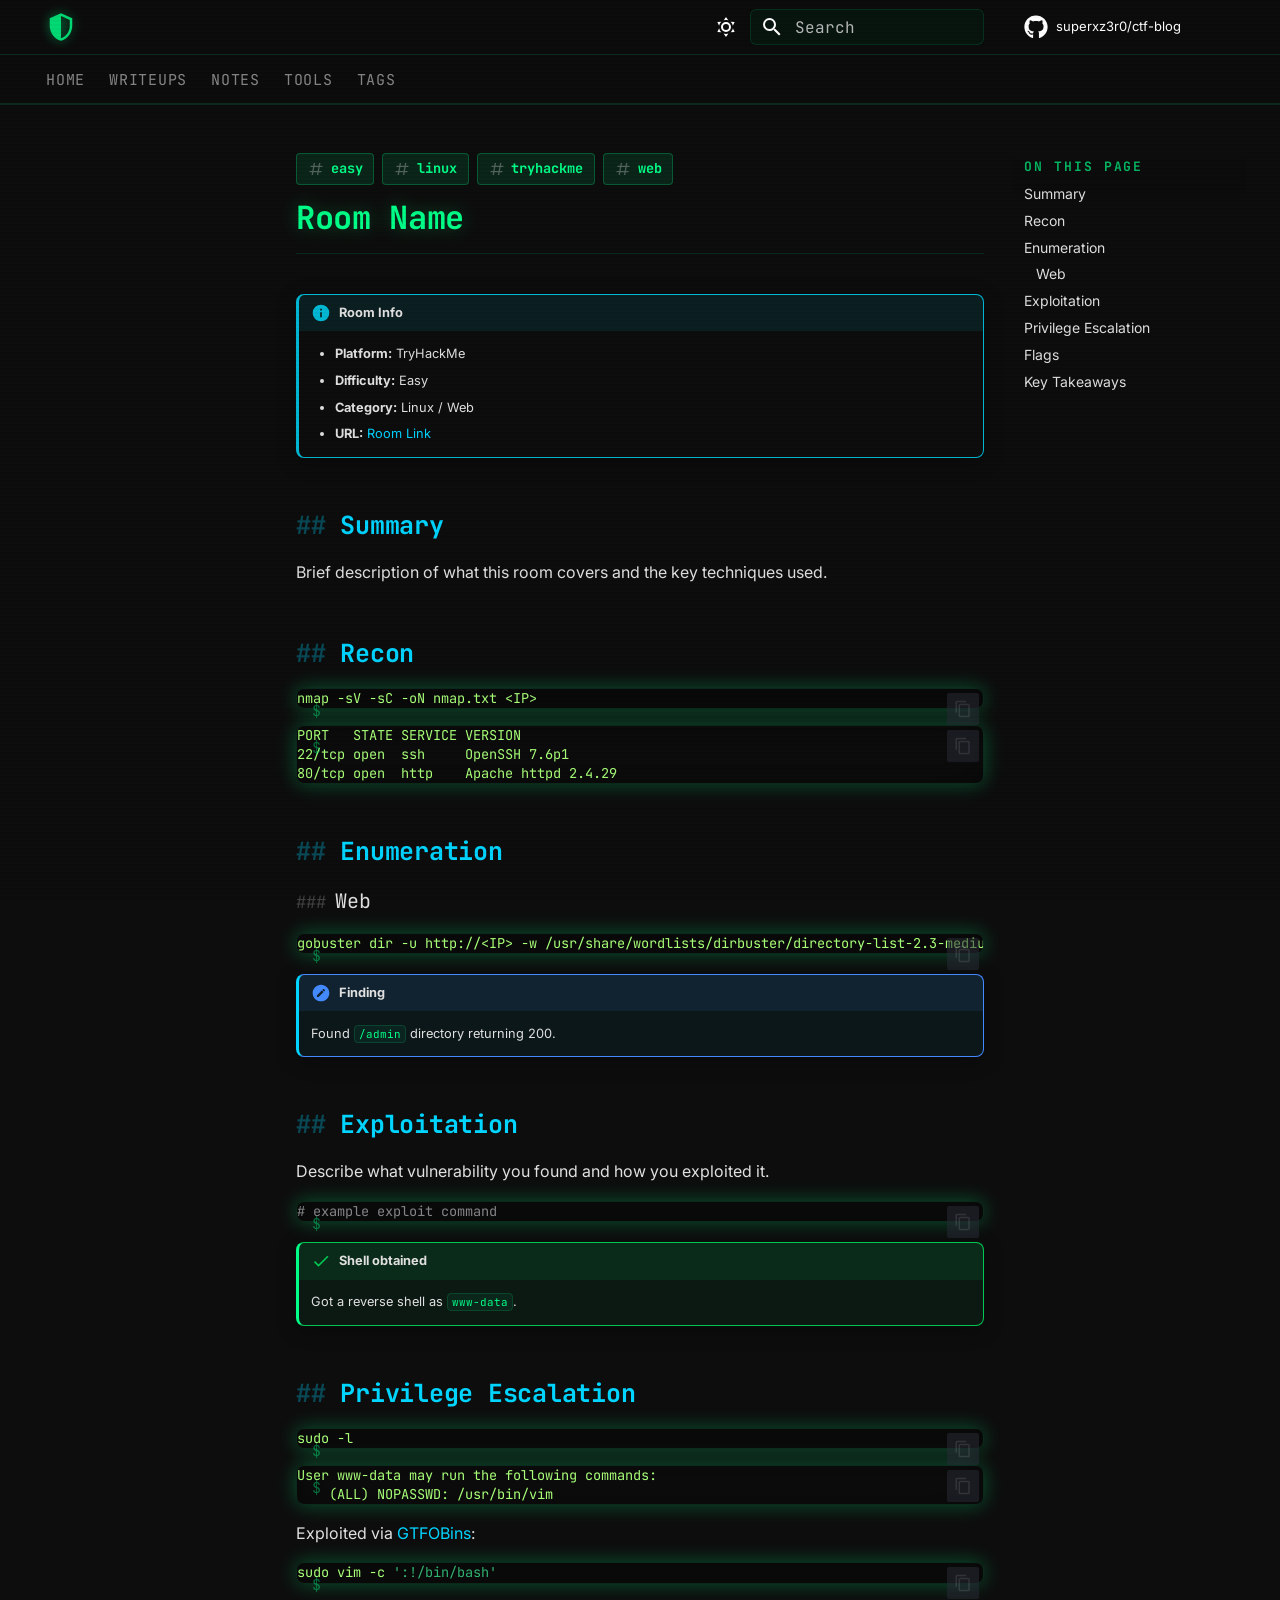
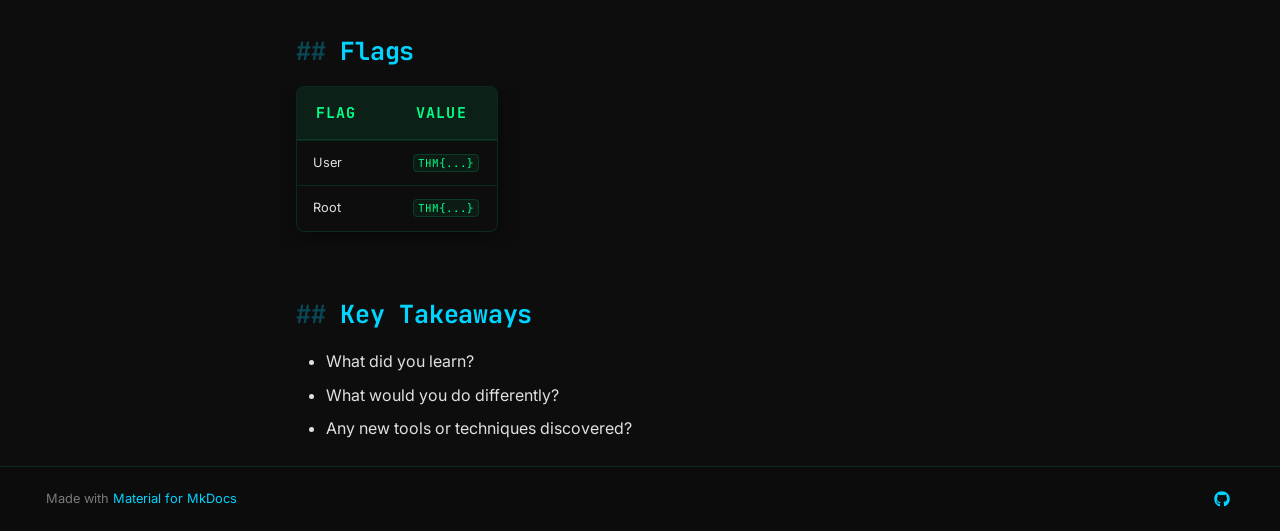
<file: tryhackme/TEMPLATE/index.html>
<!doctype html>
<html lang="en" class="no-js">
  <head>
    
      <meta charset="utf-8">
      <meta name="viewport" content="width=device-width,initial-scale=1">
      
        <meta name="description" content="CTF writeups, notes, and hacking methodology">
      
      
        <meta name="author" content="0xffsm">
      
      
        <link rel="canonical" href="https://superxz3r0.github.io/ctf-blog/tryhackme/TEMPLATE/">
      
      
      
      
        
      
      
      <link rel="icon" href="../../assets/images/favicon.png">
      <meta name="generator" content="mkdocs-1.6.1, mkdocs-material-9.7.6">
    
    
      
        <title>Room Name - 0xffsm</title>
      
    
    
      <link rel="stylesheet" href="../../assets/stylesheets/main.484c7ddc.min.css">
      
        
        <link rel="stylesheet" href="../../assets/stylesheets/palette.ab4e12ef.min.css">
      
      


  
  
    
      
      
        
      
      
    
  
    
      
      
        
      
      
    
  
    
      
      
        
      
      
    
  
    
      
      
        
      
      
    
  
    
      
      
        
      
      
    
  
    
      
      
        
      
      
    
  
    
      
      
        
      
      
    
  
    
      
      
        
      
      
    
  
    
      
      
        
      
      
    
  
    
      
      
        
      
      
    
  
  
  <style>:root{.md-tag.md-tag--web{--md-tag-icon:url('data:image/svg+xml;charset=utf-8,%3Csvg%20xmlns%3D%22http%3A//www.w3.org/2000/svg%22%20viewBox%3D%220%200%2024%2024%22%3E%3Cpath%20d%3D%22M16.36%2014c.08-.66.14-1.32.14-2s-.06-1.34-.14-2h3.38c.16.64.26%201.31.26%202s-.1%201.36-.26%202m-5.15%205.56c.6-1.11%201.06-2.31%201.38-3.56h2.95a8.03%208.03%200%200%201-4.33%203.56M14.34%2014H9.66c-.1-.66-.16-1.32-.16-2s.06-1.35.16-2h4.68c.09.65.16%201.32.16%202s-.07%201.34-.16%202M12%2019.96c-.83-1.2-1.5-2.53-1.91-3.96h3.82c-.41%201.43-1.08%202.76-1.91%203.96M8%208H5.08A7.92%207.92%200%200%201%209.4%204.44C8.8%205.55%208.35%206.75%208%208m-2.92%208H8c.35%201.25.8%202.45%201.4%203.56A8%208%200%200%201%205.08%2016m-.82-2C4.1%2013.36%204%2012.69%204%2012s.1-1.36.26-2h3.38c-.08.66-.14%201.32-.14%202s.06%201.34.14%202M12%204.03c.83%201.2%201.5%202.54%201.91%203.97h-3.82c.41-1.43%201.08-2.77%201.91-3.97M18.92%208h-2.95a15.7%2015.7%200%200%200-1.38-3.56c1.84.63%203.37%201.9%204.33%203.56M12%202C6.47%202%202%206.5%202%2012a10%2010%200%200%200%2010%2010%2010%2010%200%200%200%2010-10A10%2010%200%200%200%2012%202%22/%3E%3C/svg%3E');}.md-tag.md-tag--pwn{--md-tag-icon:url('data:image/svg+xml;charset=utf-8,%3Csvg%20xmlns%3D%22http%3A//www.w3.org/2000/svg%22%20viewBox%3D%220%200%2024%2024%22%3E%3Cpath%20d%3D%22M17%2017H7V7h10m4%204V9h-2V7a2%202%200%200%200-2-2h-2V3h-2v2h-2V3H9v2H7c-1.11%200-2%20.89-2%202v2H3v2h2v2H3v2h2v2a2%202%200%200%200%202%202h2v2h2v-2h2v2h2v-2h2a2%202%200%200%200%202-2v-2h2v-2h-2v-2m-6%202h-2v-2h2m2-2H9v6h6z%22/%3E%3C/svg%3E');}.md-tag.md-tag--crypto{--md-tag-icon:url('data:image/svg+xml;charset=utf-8,%3Csvg%20xmlns%3D%22http%3A//www.w3.org/2000/svg%22%20viewBox%3D%220%200%2024%2024%22%3E%3Cpath%20d%3D%22M7%2014c-1.1%200-2-.9-2-2s.9-2%202-2%202%20.9%202%202-.9%202-2%202m5.6-4c-.8-2.3-3-4-5.6-4-3.3%200-6%202.7-6%206s2.7%206%206%206c2.6%200%204.8-1.7%205.6-4H16v4h4v-4h3v-4z%22/%3E%3C/svg%3E');}.md-tag.md-tag--forensics{--md-tag-icon:url('data:image/svg+xml;charset=utf-8,%3Csvg%20xmlns%3D%22http%3A//www.w3.org/2000/svg%22%20viewBox%3D%220%200%2024%2024%22%3E%3Cpath%20d%3D%22M9.5%203A6.5%206.5%200%200%201%2016%209.5c0%201.61-.59%203.09-1.56%204.23l.27.27h.79l5%205-1.5%201.5-5-5v-.79l-.27-.27A6.52%206.52%200%200%201%209.5%2016%206.5%206.5%200%200%201%203%209.5%206.5%206.5%200%200%201%209.5%203m0%202C7%205%205%207%205%209.5S7%2014%209.5%2014%2014%2012%2014%209.5%2012%205%209.5%205%22/%3E%3C/svg%3E');}.md-tag.md-tag--rev{--md-tag-icon:url('data:image/svg+xml;charset=utf-8,%3Csvg%20xmlns%3D%22http%3A//www.w3.org/2000/svg%22%20viewBox%3D%220%200%2024%2024%22%3E%3Cpath%20d%3D%22M20.5%2011H19V7a2%202%200%200%200-2-2h-4V3.5A2.5%202.5%200%200%200%2010.5%201%202.5%202.5%200%200%200%208%203.5V5H4a2%202%200%200%200-2%202v3.8h1.5c1.5%200%202.7%201.2%202.7%202.7S5%2016.2%203.5%2016.2H2V20a2%202%200%200%200%202%202h3.8v-1.5c0-1.5%201.2-2.7%202.7-2.7s2.7%201.2%202.7%202.7V22H17a2%202%200%200%200%202-2v-4h1.5a2.5%202.5%200%200%200%202.5-2.5%202.5%202.5%200%200%200-2.5-2.5%22/%3E%3C/svg%3E');}.md-tag.md-tag--linux{--md-tag-icon:url('data:image/svg+xml;charset=utf-8,%3Csvg%20xmlns%3D%22http%3A//www.w3.org/2000/svg%22%20viewBox%3D%220%200%2024%2024%22%3E%3Cpath%20d%3D%22M14.62%208.35c-.42.28-1.75%201.04-1.95%201.19-.39.31-.75.29-1.14-.01-.2-.16-1.53-.92-1.95-1.19-.48-.31-.45-.7.08-.92%201.64-.69%203.28-.64%204.91.03.49.21.51.6.05.9m7.22%207.28c-.93-2.09-2.2-3.99-3.84-5.66a4.3%204.3%200%200%201-1.06-1.88c-.1-.33-.17-.67-.24-1.01-.2-.88-.29-1.78-.7-2.61-.73-1.58-2-2.4-3.84-2.47-1.81.05-3.16.81-3.95%202.4-.21.43-.36.88-.46%201.34-.17.76-.32%201.55-.5%202.32-.15.65-.45%201.21-.96%201.71-1.61%201.57-2.9%203.37-3.88%205.35-.14.29-.28.58-.37.88-.19.66.29%201.12.99.96.44-.09.88-.18%201.3-.31.41-.15.57-.05.67.35.65%202.15%202.07%203.66%204.24%204.5%204.12%201.56%208.93-.66%209.97-4.58.07-.27.17-.37.47-.27.46.14.93.24%201.4.35.49.09.85-.16.92-.64.03-.26-.06-.49-.16-.73%22/%3E%3C/svg%3E');}.md-tag.md-tag--windows{--md-tag-icon:url('data:image/svg+xml;charset=utf-8,%3Csvg%20xmlns%3D%22http%3A//www.w3.org/2000/svg%22%20viewBox%3D%220%200%2024%2024%22%3E%3Cpath%20d%3D%22M3%2012V6.75l6-1.32v6.48zm17-9v8.75l-10%20.15V5.21zM3%2013l6%20.09v6.81l-6-1.15zm17%20.25V22l-10-1.91V13.1z%22/%3E%3C/svg%3E');}.md-tag.md-tag--easy{--md-tag-icon:url('data:image/svg+xml;charset=utf-8,%3Csvg%20xmlns%3D%22http%3A//www.w3.org/2000/svg%22%20viewBox%3D%220%200%2024%2024%22%3E%3Cpath%20d%3D%22M19.5%205.5v13h-2v-13zm-7%205v8h-2v-8zM21%204h-5v16h5zm-7%205H9v11h5zm-7%205H2v6h5z%22/%3E%3C/svg%3E');}.md-tag.md-tag--medium{--md-tag-icon:url('data:image/svg+xml;charset=utf-8,%3Csvg%20xmlns%3D%22http%3A//www.w3.org/2000/svg%22%20viewBox%3D%220%200%2024%2024%22%3E%3Cpath%20d%3D%22M19.5%205.5v13h-2v-13zM21%204h-5v16h5zm-7%205H9v11h5zm-7%205H2v6h5z%22/%3E%3C/svg%3E');}.md-tag.md-tag--hard{--md-tag-icon:url('data:image/svg+xml;charset=utf-8,%3Csvg%20xmlns%3D%22http%3A//www.w3.org/2000/svg%22%20viewBox%3D%220%200%2024%2024%22%3E%3Cpath%20d%3D%22M21%204h-5v16h5zm-7%205H9v11h5zm-7%205H2v6h5z%22/%3E%3C/svg%3E');}}</style>

    
    
      
    
    
      
        
        
        <link rel="preconnect" href="https://fonts.gstatic.com" crossorigin>
        <link rel="stylesheet" href="https://fonts.googleapis.com/css?family=Inter:300,300i,400,400i,700,700i%7CJetBrains+Mono:400,400i,700,700i&display=fallback">
        <style>:root{--md-text-font:"Inter";--md-code-font:"JetBrains Mono"}</style>
      
    
    
      <link rel="stylesheet" href="../../stylesheets/extra.css">
    
    <script>__md_scope=new URL("../..",location),__md_hash=e=>[...e].reduce(((e,_)=>(e<<5)-e+_.charCodeAt(0)),0),__md_get=(e,_=localStorage,t=__md_scope)=>JSON.parse(_.getItem(t.pathname+"."+e)),__md_set=(e,_,t=localStorage,a=__md_scope)=>{try{t.setItem(a.pathname+"."+e,JSON.stringify(_))}catch(e){}}</script>
    
      

    
    
  </head>
  
  
    
    
      
    
    
    
    
    <body dir="ltr" data-md-color-scheme="slate" data-md-color-primary="black" data-md-color-accent="teal">
  
    
    <input class="md-toggle" data-md-toggle="drawer" type="checkbox" id="__drawer" autocomplete="off">
    <input class="md-toggle" data-md-toggle="search" type="checkbox" id="__search" autocomplete="off">
    <label class="md-overlay" for="__drawer"></label>
    <div data-md-component="skip">
      
        
        <a href="#room-name" class="md-skip">
          Skip to content
        </a>
      
    </div>
    <div data-md-component="announce">
      
    </div>
    
    
      

  

<header class="md-header md-header--shadow md-header--lifted" data-md-component="header">
  <nav class="md-header__inner md-grid" aria-label="Header">
    <a href="../.." title="0xffsm" class="md-header__button md-logo" aria-label="0xffsm" data-md-component="logo">
      
  
  <svg xmlns="http://www.w3.org/2000/svg" viewBox="0 0 24 24"><path d="M21 11c0 5.55-3.84 10.74-9 12-5.16-1.26-9-6.45-9-12V5l9-4 9 4zm-9 10c3.75-1 7-5.46 7-9.78V6.3l-7-3.12z"/></svg>

    </a>
    <label class="md-header__button md-icon" for="__drawer">
      
      <svg xmlns="http://www.w3.org/2000/svg" viewBox="0 0 24 24"><path d="M3 6h18v2H3zm0 5h18v2H3zm0 5h18v2H3z"/></svg>
    </label>
    <div class="md-header__title" data-md-component="header-title">
      <div class="md-header__ellipsis">
        <div class="md-header__topic">
          <span class="md-ellipsis">
            0xffsm
          </span>
        </div>
        <div class="md-header__topic" data-md-component="header-topic">
          <span class="md-ellipsis">
            
              Room Name
            
          </span>
        </div>
      </div>
    </div>
    
      
        <form class="md-header__option" data-md-component="palette">
  
    
    
    
    <input class="md-option" data-md-color-media="" data-md-color-scheme="slate" data-md-color-primary="black" data-md-color-accent="teal"  aria-label="Light mode"  type="radio" name="__palette" id="__palette_0">
    
      <label class="md-header__button md-icon" title="Light mode" for="__palette_1" hidden>
        <svg xmlns="http://www.w3.org/2000/svg" viewBox="0 0 24 24"><path d="M12 7a5 5 0 0 1 5 5 5 5 0 0 1-5 5 5 5 0 0 1-5-5 5 5 0 0 1 5-5m0 2a3 3 0 0 0-3 3 3 3 0 0 0 3 3 3 3 0 0 0 3-3 3 3 0 0 0-3-3m0-7 2.39 3.42C13.65 5.15 12.84 5 12 5s-1.65.15-2.39.42zM3.34 7l4.16-.35A7.2 7.2 0 0 0 5.94 8.5c-.44.74-.69 1.5-.83 2.29zm.02 10 1.76-3.77a7.131 7.131 0 0 0 2.38 4.14zM20.65 7l-1.77 3.79a7.02 7.02 0 0 0-2.38-4.15zm-.01 10-4.14.36c.59-.51 1.12-1.14 1.54-1.86.42-.73.69-1.5.83-2.29zM12 22l-2.41-3.44c.74.27 1.55.44 2.41.44.82 0 1.63-.17 2.37-.44z"/></svg>
      </label>
    
  
    
    
    
    <input class="md-option" data-md-color-media="" data-md-color-scheme="default" data-md-color-primary="black" data-md-color-accent="teal"  aria-label="Dark mode"  type="radio" name="__palette" id="__palette_1">
    
      <label class="md-header__button md-icon" title="Dark mode" for="__palette_0" hidden>
        <svg xmlns="http://www.w3.org/2000/svg" viewBox="0 0 24 24"><path d="m17.75 4.09-2.53 1.94.91 3.06-2.63-1.81-2.63 1.81.91-3.06-2.53-1.94L12.44 4l1.06-3 1.06 3zm3.5 6.91-1.64 1.25.59 1.98-1.7-1.17-1.7 1.17.59-1.98L15.75 11l2.06-.05L18.5 9l.69 1.95zm-2.28 4.95c.83-.08 1.72 1.1 1.19 1.85-.32.45-.66.87-1.08 1.27C15.17 23 8.84 23 4.94 19.07c-3.91-3.9-3.91-10.24 0-14.14.4-.4.82-.76 1.27-1.08.75-.53 1.93.36 1.85 1.19-.27 2.86.69 5.83 2.89 8.02a9.96 9.96 0 0 0 8.02 2.89m-1.64 2.02a12.08 12.08 0 0 1-7.8-3.47c-2.17-2.19-3.33-5-3.49-7.82-2.81 3.14-2.7 7.96.31 10.98 3.02 3.01 7.84 3.12 10.98.31"/></svg>
      </label>
    
  
</form>
      
    
    
      <script>var palette=__md_get("__palette");if(palette&&palette.color){if("(prefers-color-scheme)"===palette.color.media){var media=matchMedia("(prefers-color-scheme: light)"),input=document.querySelector(media.matches?"[data-md-color-media='(prefers-color-scheme: light)']":"[data-md-color-media='(prefers-color-scheme: dark)']");palette.color.media=input.getAttribute("data-md-color-media"),palette.color.scheme=input.getAttribute("data-md-color-scheme"),palette.color.primary=input.getAttribute("data-md-color-primary"),palette.color.accent=input.getAttribute("data-md-color-accent")}for(var[key,value]of Object.entries(palette.color))document.body.setAttribute("data-md-color-"+key,value)}</script>
    
    
    
      
      
        <label class="md-header__button md-icon" for="__search">
          
          <svg xmlns="http://www.w3.org/2000/svg" viewBox="0 0 24 24"><path d="M9.5 3A6.5 6.5 0 0 1 16 9.5c0 1.61-.59 3.09-1.56 4.23l.27.27h.79l5 5-1.5 1.5-5-5v-.79l-.27-.27A6.52 6.52 0 0 1 9.5 16 6.5 6.5 0 0 1 3 9.5 6.5 6.5 0 0 1 9.5 3m0 2C7 5 5 7 5 9.5S7 14 9.5 14 14 12 14 9.5 12 5 9.5 5"/></svg>
        </label>
        <div class="md-search" data-md-component="search" role="dialog">
  <label class="md-search__overlay" for="__search"></label>
  <div class="md-search__inner" role="search">
    <form class="md-search__form" name="search">
      <input type="text" class="md-search__input" name="query" aria-label="Search" placeholder="Search" autocapitalize="off" autocorrect="off" autocomplete="off" spellcheck="false" data-md-component="search-query" required>
      <label class="md-search__icon md-icon" for="__search">
        
        <svg xmlns="http://www.w3.org/2000/svg" viewBox="0 0 24 24"><path d="M9.5 3A6.5 6.5 0 0 1 16 9.5c0 1.61-.59 3.09-1.56 4.23l.27.27h.79l5 5-1.5 1.5-5-5v-.79l-.27-.27A6.52 6.52 0 0 1 9.5 16 6.5 6.5 0 0 1 3 9.5 6.5 6.5 0 0 1 9.5 3m0 2C7 5 5 7 5 9.5S7 14 9.5 14 14 12 14 9.5 12 5 9.5 5"/></svg>
        
        <svg xmlns="http://www.w3.org/2000/svg" viewBox="0 0 24 24"><path d="M20 11v2H8l5.5 5.5-1.42 1.42L4.16 12l7.92-7.92L13.5 5.5 8 11z"/></svg>
      </label>
      <nav class="md-search__options" aria-label="Search">
        
          <a href="javascript:void(0)" class="md-search__icon md-icon" title="Share" aria-label="Share" data-clipboard data-clipboard-text="" data-md-component="search-share" tabindex="-1">
            
            <svg xmlns="http://www.w3.org/2000/svg" viewBox="0 0 24 24"><path d="M18 16.08c-.76 0-1.44.3-1.96.77L8.91 12.7c.05-.23.09-.46.09-.7s-.04-.47-.09-.7l7.05-4.11c.54.5 1.25.81 2.04.81a3 3 0 0 0 3-3 3 3 0 0 0-3-3 3 3 0 0 0-3 3c0 .24.04.47.09.7L8.04 9.81C7.5 9.31 6.79 9 6 9a3 3 0 0 0-3 3 3 3 0 0 0 3 3c.79 0 1.5-.31 2.04-.81l7.12 4.15c-.05.21-.08.43-.08.66 0 1.61 1.31 2.91 2.92 2.91s2.92-1.3 2.92-2.91A2.92 2.92 0 0 0 18 16.08"/></svg>
          </a>
        
        <button type="reset" class="md-search__icon md-icon" title="Clear" aria-label="Clear" tabindex="-1">
          
          <svg xmlns="http://www.w3.org/2000/svg" viewBox="0 0 24 24"><path d="M19 6.41 17.59 5 12 10.59 6.41 5 5 6.41 10.59 12 5 17.59 6.41 19 12 13.41 17.59 19 19 17.59 13.41 12z"/></svg>
        </button>
      </nav>
      
        <div class="md-search__suggest" data-md-component="search-suggest"></div>
      
    </form>
    <div class="md-search__output">
      <div class="md-search__scrollwrap" tabindex="0" data-md-scrollfix>
        <div class="md-search-result" data-md-component="search-result">
          <div class="md-search-result__meta">
            Initializing search
          </div>
          <ol class="md-search-result__list" role="presentation"></ol>
        </div>
      </div>
    </div>
  </div>
</div>
      
    
    
      <div class="md-header__source">
        <a href="https://github.com/superxz3r0/ctf-blog" title="Go to repository" class="md-source" data-md-component="source">
  <div class="md-source__icon md-icon">
    
    <svg xmlns="http://www.w3.org/2000/svg" viewBox="0 0 512 512"><!--! Font Awesome Free 7.1.0 by @fontawesome - https://fontawesome.com License - https://fontawesome.com/license/free (Icons: CC BY 4.0, Fonts: SIL OFL 1.1, Code: MIT License) Copyright 2025 Fonticons, Inc.--><path d="M173.9 397.4c0 2-2.3 3.6-5.2 3.6-3.3.3-5.6-1.3-5.6-3.6 0-2 2.3-3.6 5.2-3.6 3-.3 5.6 1.3 5.6 3.6m-31.1-4.5c-.7 2 1.3 4.3 4.3 4.9 2.6 1 5.6 0 6.2-2s-1.3-4.3-4.3-5.2c-2.6-.7-5.5.3-6.2 2.3m44.2-1.7c-2.9.7-4.9 2.6-4.6 4.9.3 2 2.9 3.3 5.9 2.6 2.9-.7 4.9-2.6 4.6-4.6-.3-1.9-3-3.2-5.9-2.9M252.8 8C114.1 8 8 113.3 8 252c0 110.9 69.8 205.8 169.5 239.2 12.8 2.3 17.3-5.6 17.3-12.1 0-6.2-.3-40.4-.3-61.4 0 0-70 15-84.7-29.8 0 0-11.4-29.1-27.8-36.6 0 0-22.9-15.7 1.6-15.4 0 0 24.9 2 38.6 25.8 21.9 38.6 58.6 27.5 72.9 20.9 2.3-16 8.8-27.1 16-33.7-55.9-6.2-112.3-14.3-112.3-110.5 0-27.5 7.6-41.3 23.6-58.9-2.6-6.5-11.1-33.3 2.6-67.9 20.9-6.5 69 27 69 27 20-5.6 41.5-8.5 62.8-8.5s42.8 2.9 62.8 8.5c0 0 48.1-33.6 69-27 13.7 34.7 5.2 61.4 2.6 67.9 16 17.7 25.8 31.5 25.8 58.9 0 96.5-58.9 104.2-114.8 110.5 9.2 7.9 17 22.9 17 46.4 0 33.7-.3 75.4-.3 83.6 0 6.5 4.6 14.4 17.3 12.1C436.2 457.8 504 362.9 504 252 504 113.3 391.5 8 252.8 8M105.2 352.9c-1.3 1-1 3.3.7 5.2 1.6 1.6 3.9 2.3 5.2 1 1.3-1 1-3.3-.7-5.2-1.6-1.6-3.9-2.3-5.2-1m-10.8-8.1c-.7 1.3.3 2.9 2.3 3.9 1.6 1 3.6.7 4.3-.7.7-1.3-.3-2.9-2.3-3.9-2-.6-3.6-.3-4.3.7m32.4 35.6c-1.6 1.3-1 4.3 1.3 6.2 2.3 2.3 5.2 2.6 6.5 1 1.3-1.3.7-4.3-1.3-6.2-2.2-2.3-5.2-2.6-6.5-1m-11.4-14.7c-1.6 1-1.6 3.6 0 5.9s4.3 3.3 5.6 2.3c1.6-1.3 1.6-3.9 0-6.2-1.4-2.3-4-3.3-5.6-2"/></svg>
  </div>
  <div class="md-source__repository">
    superxz3r0/ctf-blog
  </div>
</a>
      </div>
    
  </nav>
  
    
      
<nav class="md-tabs" aria-label="Tabs" data-md-component="tabs">
  <div class="md-grid">
    <ul class="md-tabs__list">
      
        
  
  
  
  
    <li class="md-tabs__item">
      <a href="../.." class="md-tabs__link">
        
  
  
    
  
  Home

      </a>
    </li>
  

      
        
  
  
  
  
    
    
      <li class="md-tabs__item">
        <a href="../../writeups/" class="md-tabs__link">
          
  
  
    
  
  Writeups

        </a>
      </li>
    
  

      
        
  
  
  
  
    
    
      <li class="md-tabs__item">
        <a href="../../notes/" class="md-tabs__link">
          
  
  
    
  
  Notes

        </a>
      </li>
    
  

      
        
  
  
  
  
    <li class="md-tabs__item">
      <a href="../../tools/" class="md-tabs__link">
        
  
  
    
  
  Tools

      </a>
    </li>
  

      
        
  
  
  
  
    <li class="md-tabs__item">
      <a href="../../tags/" class="md-tabs__link">
        
  
  
    
  
  Tags

      </a>
    </li>
  

      
    </ul>
  </div>
</nav>
    
  
</header>
    
    <div class="md-container" data-md-component="container">
      
      
        
      
      <main class="md-main" data-md-component="main">
        <div class="md-main__inner md-grid">
          
            
              
              <div class="md-sidebar md-sidebar--primary" data-md-component="sidebar" data-md-type="navigation" >
                <div class="md-sidebar__scrollwrap">
                  <div class="md-sidebar__inner">
                    


  


<nav class="md-nav md-nav--primary md-nav--lifted" aria-label="Navigation" data-md-level="0">
  <label class="md-nav__title" for="__drawer">
    <a href="../.." title="0xffsm" class="md-nav__button md-logo" aria-label="0xffsm" data-md-component="logo">
      
  
  <svg xmlns="http://www.w3.org/2000/svg" viewBox="0 0 24 24"><path d="M21 11c0 5.55-3.84 10.74-9 12-5.16-1.26-9-6.45-9-12V5l9-4 9 4zm-9 10c3.75-1 7-5.46 7-9.78V6.3l-7-3.12z"/></svg>

    </a>
    0xffsm
  </label>
  
    <div class="md-nav__source">
      <a href="https://github.com/superxz3r0/ctf-blog" title="Go to repository" class="md-source" data-md-component="source">
  <div class="md-source__icon md-icon">
    
    <svg xmlns="http://www.w3.org/2000/svg" viewBox="0 0 512 512"><!--! Font Awesome Free 7.1.0 by @fontawesome - https://fontawesome.com License - https://fontawesome.com/license/free (Icons: CC BY 4.0, Fonts: SIL OFL 1.1, Code: MIT License) Copyright 2025 Fonticons, Inc.--><path d="M173.9 397.4c0 2-2.3 3.6-5.2 3.6-3.3.3-5.6-1.3-5.6-3.6 0-2 2.3-3.6 5.2-3.6 3-.3 5.6 1.3 5.6 3.6m-31.1-4.5c-.7 2 1.3 4.3 4.3 4.9 2.6 1 5.6 0 6.2-2s-1.3-4.3-4.3-5.2c-2.6-.7-5.5.3-6.2 2.3m44.2-1.7c-2.9.7-4.9 2.6-4.6 4.9.3 2 2.9 3.3 5.9 2.6 2.9-.7 4.9-2.6 4.6-4.6-.3-1.9-3-3.2-5.9-2.9M252.8 8C114.1 8 8 113.3 8 252c0 110.9 69.8 205.8 169.5 239.2 12.8 2.3 17.3-5.6 17.3-12.1 0-6.2-.3-40.4-.3-61.4 0 0-70 15-84.7-29.8 0 0-11.4-29.1-27.8-36.6 0 0-22.9-15.7 1.6-15.4 0 0 24.9 2 38.6 25.8 21.9 38.6 58.6 27.5 72.9 20.9 2.3-16 8.8-27.1 16-33.7-55.9-6.2-112.3-14.3-112.3-110.5 0-27.5 7.6-41.3 23.6-58.9-2.6-6.5-11.1-33.3 2.6-67.9 20.9-6.5 69 27 69 27 20-5.6 41.5-8.5 62.8-8.5s42.8 2.9 62.8 8.5c0 0 48.1-33.6 69-27 13.7 34.7 5.2 61.4 2.6 67.9 16 17.7 25.8 31.5 25.8 58.9 0 96.5-58.9 104.2-114.8 110.5 9.2 7.9 17 22.9 17 46.4 0 33.7-.3 75.4-.3 83.6 0 6.5 4.6 14.4 17.3 12.1C436.2 457.8 504 362.9 504 252 504 113.3 391.5 8 252.8 8M105.2 352.9c-1.3 1-1 3.3.7 5.2 1.6 1.6 3.9 2.3 5.2 1 1.3-1 1-3.3-.7-5.2-1.6-1.6-3.9-2.3-5.2-1m-10.8-8.1c-.7 1.3.3 2.9 2.3 3.9 1.6 1 3.6.7 4.3-.7.7-1.3-.3-2.9-2.3-3.9-2-.6-3.6-.3-4.3.7m32.4 35.6c-1.6 1.3-1 4.3 1.3 6.2 2.3 2.3 5.2 2.6 6.5 1 1.3-1.3.7-4.3-1.3-6.2-2.2-2.3-5.2-2.6-6.5-1m-11.4-14.7c-1.6 1-1.6 3.6 0 5.9s4.3 3.3 5.6 2.3c1.6-1.3 1.6-3.9 0-6.2-1.4-2.3-4-3.3-5.6-2"/></svg>
  </div>
  <div class="md-source__repository">
    superxz3r0/ctf-blog
  </div>
</a>
    </div>
  
  <ul class="md-nav__list" data-md-scrollfix>
    
      
      
  
  
  
  
    <li class="md-nav__item">
      <a href="../.." class="md-nav__link">
        
  
  
  <span class="md-ellipsis">
    
  
    Home
  

    
  </span>
  
  

      </a>
    </li>
  

    
      
      
  
  
  
  
    
    
      
        
          
        
      
        
      
        
      
        
      
    
    
    
      
      
        
      
    
    
    <li class="md-nav__item md-nav__item--nested">
      
        
        
          
        
        <input class="md-nav__toggle md-toggle md-toggle--indeterminate" type="checkbox" id="__nav_2" >
        
          
          <div class="md-nav__link md-nav__container">
            <a href="../../writeups/" class="md-nav__link ">
              
  
  
  <span class="md-ellipsis">
    
  
    Writeups
  

    
  </span>
  
  

            </a>
            
              
              <label class="md-nav__link " for="__nav_2" id="__nav_2_label" tabindex="0">
                <span class="md-nav__icon md-icon"></span>
              </label>
            
          </div>
        
        <nav class="md-nav" data-md-level="1" aria-labelledby="__nav_2_label" aria-expanded="false">
          <label class="md-nav__title" for="__nav_2">
            <span class="md-nav__icon md-icon"></span>
            
  
    Writeups
  

          </label>
          <ul class="md-nav__list" data-md-scrollfix>
            
              
            
              
                
  
  
  
  
    <li class="md-nav__item">
      <a href="../" class="md-nav__link">
        
  
  
  <span class="md-ellipsis">
    
  
    TryHackMe
  

    
  </span>
  
  

      </a>
    </li>
  

              
            
              
                
  
  
  
  
    
    
      
        
          
        
      
        
      
        
      
    
    
    
      
      
        
      
    
    
    <li class="md-nav__item md-nav__item--nested">
      
        
        
          
        
        <input class="md-nav__toggle md-toggle md-toggle--indeterminate" type="checkbox" id="__nav_2_3" >
        
          
          <div class="md-nav__link md-nav__container">
            <a href="../../hackthebox/" class="md-nav__link ">
              
  
  
  <span class="md-ellipsis">
    
  
    HackTheBox
  

    
  </span>
  
  

            </a>
            
              
              <label class="md-nav__link " for="__nav_2_3" id="__nav_2_3_label" tabindex="0">
                <span class="md-nav__icon md-icon"></span>
              </label>
            
          </div>
        
        <nav class="md-nav" data-md-level="2" aria-labelledby="__nav_2_3_label" aria-expanded="false">
          <label class="md-nav__title" for="__nav_2_3">
            <span class="md-nav__icon md-icon"></span>
            
  
    HackTheBox
  

          </label>
          <ul class="md-nav__list" data-md-scrollfix>
            
              
            
              
                
  
  
  
  
    <li class="md-nav__item">
      <a href="../../hackthebox/machines/" class="md-nav__link">
        
  
  
  <span class="md-ellipsis">
    
  
    Machines
  

    
  </span>
  
  

      </a>
    </li>
  

              
            
              
                
  
  
  
  
    <li class="md-nav__item">
      <a href="../../hackthebox/challenges/" class="md-nav__link">
        
  
  
  <span class="md-ellipsis">
    
  
    Challenges
  

    
  </span>
  
  

      </a>
    </li>
  

              
            
          </ul>
        </nav>
      
    </li>
  

              
            
              
                
  
  
  
  
    <li class="md-nav__item">
      <a href="../../ctf-events/" class="md-nav__link">
        
  
  
  <span class="md-ellipsis">
    
  
    CTF Events
  

    
  </span>
  
  

      </a>
    </li>
  

              
            
          </ul>
        </nav>
      
    </li>
  

    
      
      
  
  
  
  
    
    
      
        
          
        
      
        
      
        
      
    
    
    
      
      
        
      
    
    
    <li class="md-nav__item md-nav__item--nested">
      
        
        
          
        
        <input class="md-nav__toggle md-toggle md-toggle--indeterminate" type="checkbox" id="__nav_3" >
        
          
          <div class="md-nav__link md-nav__container">
            <a href="../../notes/" class="md-nav__link ">
              
  
  
  <span class="md-ellipsis">
    
  
    Notes
  

    
  </span>
  
  

            </a>
            
              
              <label class="md-nav__link " for="__nav_3" id="__nav_3_label" tabindex="0">
                <span class="md-nav__icon md-icon"></span>
              </label>
            
          </div>
        
        <nav class="md-nav" data-md-level="1" aria-labelledby="__nav_3_label" aria-expanded="false">
          <label class="md-nav__title" for="__nav_3">
            <span class="md-nav__icon md-icon"></span>
            
  
    Notes
  

          </label>
          <ul class="md-nav__list" data-md-scrollfix>
            
              
            
              
                
  
  
  
  
    <li class="md-nav__item">
      <a href="../../notes/cheatsheets/" class="md-nav__link">
        
  
  
  <span class="md-ellipsis">
    
  
    Cheatsheets
  

    
  </span>
  
  

      </a>
    </li>
  

              
            
              
                
  
  
  
  
    <li class="md-nav__item">
      <a href="../../notes/methodology/" class="md-nav__link">
        
  
  
  <span class="md-ellipsis">
    
  
    Methodology
  

    
  </span>
  
  

      </a>
    </li>
  

              
            
          </ul>
        </nav>
      
    </li>
  

    
      
      
  
  
  
  
    <li class="md-nav__item">
      <a href="../../tools/" class="md-nav__link">
        
  
  
  <span class="md-ellipsis">
    
  
    Tools
  

    
  </span>
  
  

      </a>
    </li>
  

    
      
      
  
  
  
  
    <li class="md-nav__item">
      <a href="../../tags/" class="md-nav__link">
        
  
  
  <span class="md-ellipsis">
    
  
    Tags
  

    
  </span>
  
  

      </a>
    </li>
  

    
  </ul>
</nav>
                  </div>
                </div>
              </div>
            
            
              
              <div class="md-sidebar md-sidebar--secondary" data-md-component="sidebar" data-md-type="toc" >
                <div class="md-sidebar__scrollwrap">
                  <div class="md-sidebar__inner">
                    

  

<nav class="md-nav md-nav--secondary" aria-label="On this page">
  
  
  
    
  
  
    <label class="md-nav__title" for="__toc">
      <span class="md-nav__icon md-icon"></span>
      On this page
    </label>
    <ul class="md-nav__list" data-md-component="toc" data-md-scrollfix>
      
        <li class="md-nav__item">
  <a href="#summary" class="md-nav__link">
    <span class="md-ellipsis">
      
        Summary
      
    </span>
  </a>
  
</li>
      
        <li class="md-nav__item">
  <a href="#recon" class="md-nav__link">
    <span class="md-ellipsis">
      
        Recon
      
    </span>
  </a>
  
</li>
      
        <li class="md-nav__item">
  <a href="#enumeration" class="md-nav__link">
    <span class="md-ellipsis">
      
        Enumeration
      
    </span>
  </a>
  
    <nav class="md-nav" aria-label="Enumeration">
      <ul class="md-nav__list">
        
          <li class="md-nav__item">
  <a href="#web" class="md-nav__link">
    <span class="md-ellipsis">
      
        Web
      
    </span>
  </a>
  
</li>
        
      </ul>
    </nav>
  
</li>
      
        <li class="md-nav__item">
  <a href="#exploitation" class="md-nav__link">
    <span class="md-ellipsis">
      
        Exploitation
      
    </span>
  </a>
  
</li>
      
        <li class="md-nav__item">
  <a href="#privilege-escalation" class="md-nav__link">
    <span class="md-ellipsis">
      
        Privilege Escalation
      
    </span>
  </a>
  
</li>
      
        <li class="md-nav__item">
  <a href="#flags" class="md-nav__link">
    <span class="md-ellipsis">
      
        Flags
      
    </span>
  </a>
  
</li>
      
        <li class="md-nav__item">
  <a href="#key-takeaways" class="md-nav__link">
    <span class="md-ellipsis">
      
        Key Takeaways
      
    </span>
  </a>
  
</li>
      
    </ul>
  
</nav>
                  </div>
                </div>
              </div>
            
          
          
            <div class="md-content" data-md-component="content">
              
              <article class="md-content__inner md-typeset">
                
                  

  <nav class="md-tags" >
    
      
      
      
        
        
      
      
        <span class="md-tag md-tag-icon">easy</span>
      
    
      
      
      
        
        
      
      
        <span class="md-tag md-tag-icon">linux</span>
      
    
      
      
      
        
        
      
      
        <span class="md-tag md-tag-icon">tryhackme</span>
      
    
      
      
      
        
        
      
      
        <span class="md-tag md-tag-icon">web</span>
      
    
  </nav>


  
  


<h1 id="room-name">Room Name<a class="headerlink" href="#room-name" title="Permanent link">&para;</a></h1>
<div class="admonition info">
<p class="admonition-title">Room Info</p>
<ul>
<li><strong>Platform:</strong> TryHackMe</li>
<li><strong>Difficulty:</strong> Easy</li>
<li><strong>Category:</strong> Linux / Web</li>
<li><strong>URL:</strong> <a href="https://tryhackme.com/room/ROOMNAME">Room Link</a></li>
</ul>
</div>
<h2 id="summary">Summary<a class="headerlink" href="#summary" title="Permanent link">&para;</a></h2>
<p>Brief description of what this room covers and the key techniques used.</p>
<h2 id="recon">Recon<a class="headerlink" href="#recon" title="Permanent link">&para;</a></h2>
<div class="language-bash highlight"><pre><span></span><code><span id="__span-0-1"><a id="__codelineno-0-1" name="__codelineno-0-1" href="#__codelineno-0-1"></a>nmap<span class="w"> </span>-sV<span class="w"> </span>-sC<span class="w"> </span>-oN<span class="w"> </span>nmap.txt<span class="w"> </span>&lt;IP&gt;
</span></code></pre></div>
<div class="language-text highlight"><pre><span></span><code><span id="__span-1-1"><a id="__codelineno-1-1" name="__codelineno-1-1" href="#__codelineno-1-1"></a>PORT   STATE SERVICE VERSION
</span><span id="__span-1-2"><a id="__codelineno-1-2" name="__codelineno-1-2" href="#__codelineno-1-2"></a>22/tcp open  ssh     OpenSSH 7.6p1
</span><span id="__span-1-3"><a id="__codelineno-1-3" name="__codelineno-1-3" href="#__codelineno-1-3"></a>80/tcp open  http    Apache httpd 2.4.29
</span></code></pre></div>
<h2 id="enumeration">Enumeration<a class="headerlink" href="#enumeration" title="Permanent link">&para;</a></h2>
<h3 id="web">Web<a class="headerlink" href="#web" title="Permanent link">&para;</a></h3>
<div class="language-bash highlight"><pre><span></span><code><span id="__span-2-1"><a id="__codelineno-2-1" name="__codelineno-2-1" href="#__codelineno-2-1"></a>gobuster<span class="w"> </span>dir<span class="w"> </span>-u<span class="w"> </span>http://&lt;IP&gt;<span class="w"> </span>-w<span class="w"> </span>/usr/share/wordlists/dirbuster/directory-list-2.3-medium.txt
</span></code></pre></div>
<div class="admonition note">
<p class="admonition-title">Finding</p>
<p>Found <code>/admin</code> directory returning 200.</p>
</div>
<h2 id="exploitation">Exploitation<a class="headerlink" href="#exploitation" title="Permanent link">&para;</a></h2>
<p>Describe what vulnerability you found and how you exploited it.</p>
<div class="language-bash highlight"><pre><span></span><code><span id="__span-3-1"><a id="__codelineno-3-1" name="__codelineno-3-1" href="#__codelineno-3-1"></a><span class="c1"># example exploit command</span>
</span></code></pre></div>
<div class="admonition success">
<p class="admonition-title">Shell obtained</p>
<p>Got a reverse shell as <code>www-data</code>.</p>
</div>
<h2 id="privilege-escalation">Privilege Escalation<a class="headerlink" href="#privilege-escalation" title="Permanent link">&para;</a></h2>
<div class="language-bash highlight"><pre><span></span><code><span id="__span-4-1"><a id="__codelineno-4-1" name="__codelineno-4-1" href="#__codelineno-4-1"></a>sudo<span class="w"> </span>-l
</span></code></pre></div>
<div class="language-text highlight"><pre><span></span><code><span id="__span-5-1"><a id="__codelineno-5-1" name="__codelineno-5-1" href="#__codelineno-5-1"></a>User www-data may run the following commands:
</span><span id="__span-5-2"><a id="__codelineno-5-2" name="__codelineno-5-2" href="#__codelineno-5-2"></a>    (ALL) NOPASSWD: /usr/bin/vim
</span></code></pre></div>
<p>Exploited via <a href="https://gtfobins.github.io/">GTFOBins</a>:</p>
<div class="language-bash highlight"><pre><span></span><code><span id="__span-6-1"><a id="__codelineno-6-1" name="__codelineno-6-1" href="#__codelineno-6-1"></a>sudo<span class="w"> </span>vim<span class="w"> </span>-c<span class="w"> </span><span class="s1">&#39;:!/bin/bash&#39;</span>
</span></code></pre></div>
<h2 id="flags">Flags<a class="headerlink" href="#flags" title="Permanent link">&para;</a></h2>
<table>
<thead>
<tr>
<th>Flag</th>
<th>Value</th>
</tr>
</thead>
<tbody>
<tr>
<td>User</td>
<td><code>THM{...}</code></td>
</tr>
<tr>
<td>Root</td>
<td><code>THM{...}</code></td>
</tr>
</tbody>
</table>
<h2 id="key-takeaways">Key Takeaways<a class="headerlink" href="#key-takeaways" title="Permanent link">&para;</a></h2>
<ul>
<li>What did you learn?</li>
<li>What would you do differently?</li>
<li>Any new tools or techniques discovered?</li>
</ul>







  
  






                
              </article>
            </div>
          
          
<script>var target=document.getElementById(location.hash.slice(1));target&&target.name&&(target.checked=target.name.startsWith("__tabbed_"))</script>
        </div>
        
          <button type="button" class="md-top md-icon" data-md-component="top" hidden>
  
  <svg xmlns="http://www.w3.org/2000/svg" viewBox="0 0 24 24"><path d="M13 20h-2V8l-5.5 5.5-1.42-1.42L12 4.16l7.92 7.92-1.42 1.42L13 8z"/></svg>
  Back to top
</button>
        
      </main>
      
        <footer class="md-footer">
  
    
  
  <div class="md-footer-meta md-typeset">
    <div class="md-footer-meta__inner md-grid">
      <div class="md-copyright">
  
  
    Made with
    <a href="https://squidfunk.github.io/mkdocs-material/" target="_blank" rel="noopener">
      Material for MkDocs
    </a>
  
</div>
      
        
<div class="md-social">
  
    
    
    
    
    <a href="https://github.com/superxz3r0" target="_blank" rel="noopener" title="GitHub" class="md-social__link">
      <svg xmlns="http://www.w3.org/2000/svg" viewBox="0 0 512 512"><!--! Font Awesome Free 7.1.0 by @fontawesome - https://fontawesome.com License - https://fontawesome.com/license/free (Icons: CC BY 4.0, Fonts: SIL OFL 1.1, Code: MIT License) Copyright 2025 Fonticons, Inc.--><path d="M173.9 397.4c0 2-2.3 3.6-5.2 3.6-3.3.3-5.6-1.3-5.6-3.6 0-2 2.3-3.6 5.2-3.6 3-.3 5.6 1.3 5.6 3.6m-31.1-4.5c-.7 2 1.3 4.3 4.3 4.9 2.6 1 5.6 0 6.2-2s-1.3-4.3-4.3-5.2c-2.6-.7-5.5.3-6.2 2.3m44.2-1.7c-2.9.7-4.9 2.6-4.6 4.9.3 2 2.9 3.3 5.9 2.6 2.9-.7 4.9-2.6 4.6-4.6-.3-1.9-3-3.2-5.9-2.9M252.8 8C114.1 8 8 113.3 8 252c0 110.9 69.8 205.8 169.5 239.2 12.8 2.3 17.3-5.6 17.3-12.1 0-6.2-.3-40.4-.3-61.4 0 0-70 15-84.7-29.8 0 0-11.4-29.1-27.8-36.6 0 0-22.9-15.7 1.6-15.4 0 0 24.9 2 38.6 25.8 21.9 38.6 58.6 27.5 72.9 20.9 2.3-16 8.8-27.1 16-33.7-55.9-6.2-112.3-14.3-112.3-110.5 0-27.5 7.6-41.3 23.6-58.9-2.6-6.5-11.1-33.3 2.6-67.9 20.9-6.5 69 27 69 27 20-5.6 41.5-8.5 62.8-8.5s42.8 2.9 62.8 8.5c0 0 48.1-33.6 69-27 13.7 34.7 5.2 61.4 2.6 67.9 16 17.7 25.8 31.5 25.8 58.9 0 96.5-58.9 104.2-114.8 110.5 9.2 7.9 17 22.9 17 46.4 0 33.7-.3 75.4-.3 83.6 0 6.5 4.6 14.4 17.3 12.1C436.2 457.8 504 362.9 504 252 504 113.3 391.5 8 252.8 8M105.2 352.9c-1.3 1-1 3.3.7 5.2 1.6 1.6 3.9 2.3 5.2 1 1.3-1 1-3.3-.7-5.2-1.6-1.6-3.9-2.3-5.2-1m-10.8-8.1c-.7 1.3.3 2.9 2.3 3.9 1.6 1 3.6.7 4.3-.7.7-1.3-.3-2.9-2.3-3.9-2-.6-3.6-.3-4.3.7m32.4 35.6c-1.6 1.3-1 4.3 1.3 6.2 2.3 2.3 5.2 2.6 6.5 1 1.3-1.3.7-4.3-1.3-6.2-2.2-2.3-5.2-2.6-6.5-1m-11.4-14.7c-1.6 1-1.6 3.6 0 5.9s4.3 3.3 5.6 2.3c1.6-1.3 1.6-3.9 0-6.2-1.4-2.3-4-3.3-5.6-2"/></svg>
    </a>
  
</div>
      
    </div>
  </div>
</footer>
      
    </div>
    <div class="md-dialog" data-md-component="dialog">
      <div class="md-dialog__inner md-typeset"></div>
    </div>
    
    
    
      
      
      <script id="__config" type="application/json">{"annotate": null, "base": "../..", "features": ["navigation.tabs", "navigation.tabs.sticky", "navigation.sections", "navigation.expand", "navigation.top", "navigation.indexes", "navigation.footer", "search.highlight", "search.suggest", "search.share", "content.code.copy", "content.code.annotate", "content.tooltips", "toc.follow", "announce.dismiss"], "search": "../../assets/javascripts/workers/search.2c215733.min.js", "tags": {"Crypto": "crypto", "Easy": "easy", "Forensics": "forensics", "Hard": "hard", "Linux": "linux", "Medium": "medium", "Pwn": "pwn", "Rev": "rev", "Web": "web", "Windows": "windows"}, "translations": {"clipboard.copied": "Copied to clipboard", "clipboard.copy": "Copy to clipboard", "search.result.more.one": "1 more on this page", "search.result.more.other": "# more on this page", "search.result.none": "No matching documents", "search.result.one": "1 matching document", "search.result.other": "# matching documents", "search.result.placeholder": "Type to start searching", "search.result.term.missing": "Missing", "select.version": "Select version"}, "version": null}</script>
    
    
      <script src="../../assets/javascripts/bundle.79ae519e.min.js"></script>
      
        <script src="../../javascripts/extra.js"></script>
      
    
  </body>
</html>
</file>
<file: stylesheets/extra.css>
/* ─── Fonts ─────────────────────────────────────────────────────────────── */
@import url('https://fonts.googleapis.com/css2?family=JetBrains+Mono:wght@400;700&family=Inter:wght@300;400;600;700&display=swap');

/* ─── Root Variables ─────────────────────────────────────────────────────── */
:root {
  --neon-green: #00cc6a;
  --neon-cyan: #0099cc;
  --glow-green: 0 0 20px rgba(0, 204, 106, 0.3);
  --glow-cyan: 0 0 20px rgba(0, 153, 204, 0.3);
  --bg-card: #f5f7fa;
  --border-subtle: rgba(0, 0, 0, 0.1);
}

/* ─── Dark Mode ──────────────────────────────────────────────────────────── */
[data-md-color-scheme="slate"] {
  --neon-green: #00ff88;
  --neon-cyan: #00d4ff;
  --glow-green: 0 0 20px rgba(0, 255, 136, 0.3);
  --glow-cyan: 0 0 20px rgba(0, 212, 255, 0.3);
  --bg-card: #111318;
  --border-subtle: rgba(0, 255, 136, 0.12);
  --md-default-bg-color: #0d0d0d;
  --md-default-fg-color: #e0e0e0;
  --md-primary-fg-color: #00ff88;
  --md-accent-fg-color: #00d4ff;
  --md-code-bg-color: #0a0e14;
  --md-code-fg-color: #a8ff78;
  --md-typeset-a-color: #00d4ff;
}

/* ─── Light Mode ─────────────────────────────────────────────────────────── */
[data-md-color-scheme="default"] {
  --neon-green: #007a3d;
  --neon-cyan: #006699;
  --glow-green: none;
  --glow-cyan: none;
  --bg-card: #ffffff;
  --border-subtle: rgba(0, 0, 0, 0.1);
  --md-typeset-a-color: #006699;
}

/* ─── Header ─────────────────────────────────────────────────────────────── */
.md-header {
  backdrop-filter: blur(12px);
  border-bottom: 1px solid var(--border-subtle);
  box-shadow: none;
  overflow: visible;
}

[data-md-color-scheme="slate"] .md-header {
  background: rgba(13, 13, 13, 0.95) !important;
}

[data-md-color-scheme="default"] .md-header {
  background: rgba(255, 255, 255, 0.95) !important;
}

/* hide the site name text — the hero on the home page owns the title */
.md-header__title .md-header__topic {
  display: none;
}

/* keep the logo icon centered in the now-text-free header slot */
.md-header__button.md-logo {
  padding: 0.4rem;
  opacity: 0.85;
  transition: opacity 0.2s;
}

.md-header__button.md-logo:hover {
  opacity: 1;
}

.md-header__button.md-logo img,
.md-header__button.md-logo svg {
  height: 1.5rem;
  fill: var(--neon-green);
}

[data-md-color-scheme="slate"] .md-header__button.md-logo svg {
  filter: drop-shadow(0 0 6px rgba(0, 255, 136, 0.5));
}

/* ─── Navigation Tabs ────────────────────────────────────────────────────── */
.md-tabs {
  border-top: 1px solid var(--border-subtle);
  border-bottom: 1px solid var(--border-subtle);
}

[data-md-color-scheme="slate"] .md-tabs {
  background: rgba(13, 13, 13, 0.98) !important;
}

[data-md-color-scheme="default"] .md-tabs {
  background: rgba(248, 249, 250, 0.98) !important;
}

.md-tabs__link {
  font-family: 'JetBrains Mono', monospace;
  font-size: 0.75rem;
  letter-spacing: 0.05em;
  text-transform: uppercase;
  opacity: 0.5;
  transition: all 0.2s ease;
}

.md-tabs__link--active,
.md-tabs__link:hover {
  opacity: 1;
  color: var(--neon-green) !important;
}

/* ─── Sidebar ────────────────────────────────────────────────────────────── */
.md-sidebar {
  background: transparent;
}

.md-nav__title {
  font-family: 'JetBrains Mono', monospace;
  font-size: 0.65rem;
  letter-spacing: 0.15em;
  text-transform: uppercase;
  color: var(--neon-green);
  opacity: 0.7;
}

.md-nav__link--active {
  color: var(--neon-cyan) !important;
  font-weight: 600;
}

.md-nav__link:hover {
  color: var(--neon-green) !important;
}

/* ─── Main Content ───────────────────────────────────────────────────────── */
.md-content__inner {
  max-width: 900px;
}

/* ─── Headings ───────────────────────────────────────────────────────────── */
.md-typeset h1 {
  font-family: 'JetBrains Mono', monospace;
  font-weight: 700;
  color: var(--neon-green);
  text-shadow: var(--glow-green);
  border-bottom: 1px solid var(--border-subtle);
  padding-bottom: 0.4em;
}

.md-typeset h2 {
  font-family: 'JetBrains Mono', monospace;
  font-weight: 700;
  color: var(--neon-cyan);
  margin-top: 2em;
}

.md-typeset h2::before {
  content: "## ";
  opacity: 0.3;
}

.md-typeset h3 {
  font-family: 'JetBrains Mono', monospace;
  color: #e0e0e0;
}

.md-typeset h3::before {
  content: "### ";
  opacity: 0.25;
  font-size: 0.85em;
}

/* ─── Links ──────────────────────────────────────────────────────────────── */
.md-typeset a {
  color: var(--neon-cyan) !important;
  text-decoration: none;
  border-bottom: 1px solid transparent;
  transition: all 0.2s ease;
}

.md-typeset a:hover {
  border-bottom-color: var(--neon-cyan);
  text-shadow: var(--glow-cyan);
}

/* ─── Code Blocks ────────────────────────────────────────────────────────── */
.md-typeset pre {
  border: 1px solid var(--border-subtle);
  border-radius: 8px;
  box-shadow: var(--glow-green), inset 0 0 40px rgba(0, 0, 0, 0.4);
  position: relative;
}

.md-typeset pre::before {
  content: "$ ";
  position: absolute;
  top: 0.8em;
  left: 1em;
  color: var(--neon-green);
  font-size: 0.75rem;
  opacity: 0.4;
  font-family: 'JetBrains Mono', monospace;
}

.md-typeset code {
  font-family: 'JetBrains Mono', monospace;
  font-size: 0.85em;
  background: rgba(0, 255, 136, 0.06) !important;
  border: 1px solid rgba(0, 255, 136, 0.15);
  border-radius: 4px;
  padding: 0.1em 0.35em;
  color: var(--neon-green) !important;
}

.md-typeset pre code {
  background: transparent !important;
  border: none;
  color: #a8ff78 !important;
  padding: 0;
}

/* copy button */
.md-clipboard {
  color: var(--neon-green) !important;
  opacity: 0.4;
  transition: opacity 0.2s;
}

.md-clipboard:hover {
  opacity: 1;
}

/* ─── Tables ─────────────────────────────────────────────────────────────── */
.md-typeset table:not([class]) {
  border: 1px solid var(--border-subtle);
  border-radius: 8px;
  overflow: hidden;
  box-shadow: 0 4px 20px rgba(0,0,0,0.4);
}

.md-typeset table:not([class]) th {
  background: rgba(0, 255, 136, 0.08) !important;
  color: var(--neon-green) !important;
  font-family: 'JetBrains Mono', monospace;
  font-size: 0.75rem;
  letter-spacing: 0.08em;
  text-transform: uppercase;
  border-bottom: 1px solid var(--border-subtle);
}

.md-typeset table:not([class]) tr:hover td {
  background: rgba(0, 255, 136, 0.03) !important;
}

.md-typeset table:not([class]) td {
  border-color: var(--border-subtle) !important;
}

/* ─── Admonitions ────────────────────────────────────────────────────────── */
.md-typeset .admonition,
.md-typeset details {
  border-radius: 8px;
  border-left-width: 3px;
  box-shadow: 0 4px 20px rgba(0,0,0,0.3);
}

.md-typeset .admonition.note,
.md-typeset details.note {
  border-left-color: var(--neon-cyan);
  background: rgba(0, 212, 255, 0.05);
}

.md-typeset .admonition.tip,
.md-typeset details.tip {
  border-left-color: var(--neon-green);
  background: rgba(0, 255, 136, 0.05);
}

.md-typeset .admonition.warning,
.md-typeset details.warning {
  border-left-color: #ffaa00;
  background: rgba(255, 170, 0, 0.05);
}

.md-typeset .admonition.danger,
.md-typeset details.danger {
  border-left-color: #ff4444;
  background: rgba(255, 68, 68, 0.05);
}

.md-typeset .admonition.success,
.md-typeset details.success {
  border-left-color: var(--neon-green);
  background: rgba(0, 255, 136, 0.05);
}

/* ─── Grid Cards ─────────────────────────────────────────────────────────── */
.md-typeset .grid.cards > ul > li,
.md-typeset .grid.cards > ol > li {
  background: var(--bg-card) !important;
  border: 1px solid var(--border-subtle) !important;
  border-radius: 10px !important;
  transition: all 0.25s ease;
  box-shadow: 0 4px 20px rgba(0,0,0,0.3);
}

.md-typeset .grid.cards > ul > li:hover,
.md-typeset .grid.cards > ol > li:hover {
  border-color: var(--neon-green) !important;
  box-shadow: var(--glow-green), 0 8px 30px rgba(0,0,0,0.5);
  transform: translateY(-2px);
}

/* ─── Hero Section (index page) ──────────────────────────────────────────── */
.hero {
  text-align: center;
  padding: 6rem 1rem 3rem;
  margin-top: 1rem;
  position: relative;
}

.hero-title {
  font-family: 'JetBrains Mono', monospace;
  font-size: clamp(2rem, 6vw, 3.6rem);
  font-weight: 700;
  color: var(--neon-green);
  text-shadow: var(--glow-green);
  margin: 0;
  line-height: 1.1;
  letter-spacing: -1px;
}

.hero-subtitle {
  font-family: 'JetBrains Mono', monospace;
  font-size: 0.9rem;
  color: rgba(255,255,255,0.35);
  margin-top: 1rem;
  letter-spacing: 0.08em;
  min-height: 1.4em;
}

.hero-subtitle span {
  color: var(--neon-cyan);
}

.terminal-cursor {
  display: inline-block;
  width: 9px;
  height: 1em;
  background: var(--neon-green);
  vertical-align: text-bottom;
  margin-left: 2px;
  animation: blink 1s step-end infinite;
  box-shadow: var(--glow-green);
}

@keyframes blink {
  0%, 100% { opacity: 1; }
  50% { opacity: 0; }
}

/* home page: extend content edge to edge (no left sidebar offset) */
.md-main__inner > .md-content {
  margin-left: auto;
  margin-right: auto;
}

/* ─── Search ─────────────────────────────────────────────────────────────── */
.md-search__input {
  background: rgba(0, 255, 136, 0.05) !important;
  border: 1px solid var(--border-subtle) !important;
  border-radius: 6px;
  font-family: 'JetBrains Mono', monospace;
}

.md-search__input:focus {
  border-color: var(--neon-green) !important;
  box-shadow: var(--glow-green);
}

/* ─── Footer ─────────────────────────────────────────────────────────────── */
.md-footer {
  background: rgba(13, 13, 13, 0.98) !important;
  border-top: 1px solid var(--border-subtle);
}

.md-footer-meta {
  background: transparent !important;
}

/* ─── Back to Top ────────────────────────────────────────────────────────── */
.md-top {
  background: var(--neon-green) !important;
  color: #000 !important;
  font-family: 'JetBrains Mono', monospace;
  font-weight: 700;
  box-shadow: var(--glow-green);
}

/* ─── Scrollbar ──────────────────────────────────────────────────────────── */
::-webkit-scrollbar {
  width: 6px;
  height: 6px;
}

::-webkit-scrollbar-track {
  background: var(--bg-dark);
}

::-webkit-scrollbar-thumb {
  background: rgba(0, 255, 136, 0.3);
  border-radius: 3px;
}

::-webkit-scrollbar-thumb:hover {
  background: var(--neon-green);
}

/* ─── Scanline overlay ───────────────────────────────────────────────────── */
.md-main::before {
  content: '';
  position: fixed;
  top: 0; left: 0; right: 0; bottom: 0;
  background: repeating-linear-gradient(
    0deg,
    transparent,
    transparent 2px,
    rgba(0, 0, 0, 0.03) 2px,
    rgba(0, 0, 0, 0.03) 4px
  );
  pointer-events: none;
  z-index: 9999;
}

/* ─── Tags ───────────────────────────────────────────────────────────────── */
.md-tag {
  background: rgba(0, 255, 136, 0.1) !important;
  color: var(--neon-green) !important;
  border: 1px solid rgba(0, 255, 136, 0.25) !important;
  font-family: 'JetBrains Mono', monospace !important;
  font-size: 0.68rem !important;
  border-radius: 4px !important;
}

/* ─── Announcement bar ───────────────────────────────────────────────────── */
.md-announce {
  background: rgba(0, 255, 136, 0.08) !important;
  border-bottom: 1px solid var(--border-subtle);
  font-family: 'JetBrains Mono', monospace;
  font-size: 0.75rem;
  color: var(--neon-green) !important;
}
</file>
<file: assets/stylesheets/main.484c7ddc.min.css>
@charset "UTF-8";html{-webkit-text-size-adjust:none;-moz-text-size-adjust:none;text-size-adjust:none;box-sizing:border-box}*,:after,:before{box-sizing:inherit}@media (prefers-reduced-motion){*,:after,:before{transition:none!important}}body{margin:0}a,button,input,label{-webkit-tap-highlight-color:transparent}a{color:inherit;text-decoration:none}hr{border:0;box-sizing:initial;display:block;height:.05rem;overflow:visible;padding:0}small{font-size:80%}sub,sup{line-height:1em}img{border-style:none}table{border-collapse:initial;border-spacing:0}td,th{font-weight:400;vertical-align:top}button{background:#0000;border:0;font-family:inherit;font-size:inherit;margin:0;padding:0}input{border:0;outline:none}:root{--md-primary-fg-color:#4051b5;--md-primary-fg-color--light:#5d6cc0;--md-primary-fg-color--dark:#303fa1;--md-primary-bg-color:#fff;--md-primary-bg-color--light:#ffffffb3;--md-accent-fg-color:#526cfe;--md-accent-fg-color--transparent:#526cfe1a;--md-accent-bg-color:#fff;--md-accent-bg-color--light:#ffffffb3}[data-md-color-scheme=default]{color-scheme:light}[data-md-color-scheme=default] img[src$="#gh-dark-mode-only"],[data-md-color-scheme=default] img[src$="#only-dark"]{display:none}:root,[data-md-color-scheme=default]{--md-hue:225deg;--md-default-fg-color:#000000de;--md-default-fg-color--light:#0000008a;--md-default-fg-color--lighter:#00000052;--md-default-fg-color--lightest:#00000012;--md-default-bg-color:#fff;--md-default-bg-color--light:#ffffffb3;--md-default-bg-color--lighter:#ffffff4d;--md-default-bg-color--lightest:#ffffff1f;--md-code-fg-color:#36464e;--md-code-bg-color:#f5f5f5;--md-code-bg-color--light:#f5f5f5b3;--md-code-bg-color--lighter:#f5f5f54d;--md-code-hl-color:#4287ff;--md-code-hl-color--light:#4287ff1a;--md-code-hl-number-color:#d52a2a;--md-code-hl-special-color:#db1457;--md-code-hl-function-color:#a846b9;--md-code-hl-constant-color:#6e59d9;--md-code-hl-keyword-color:#3f6ec6;--md-code-hl-string-color:#1c7d4d;--md-code-hl-name-color:var(--md-code-fg-color);--md-code-hl-operator-color:var(--md-default-fg-color--light);--md-code-hl-punctuation-color:var(--md-default-fg-color--light);--md-code-hl-comment-color:var(--md-default-fg-color--light);--md-code-hl-generic-color:var(--md-default-fg-color--light);--md-code-hl-variable-color:var(--md-default-fg-color--light);--md-typeset-color:var(--md-default-fg-color);--md-typeset-a-color:var(--md-primary-fg-color);--md-typeset-del-color:#f5503d26;--md-typeset-ins-color:#0bd57026;--md-typeset-kbd-color:#fafafa;--md-typeset-kbd-accent-color:#fff;--md-typeset-kbd-border-color:#b8b8b8;--md-typeset-mark-color:#ffff0080;--md-typeset-table-color:#0000001f;--md-typeset-table-color--light:rgba(0,0,0,.035);--md-admonition-fg-color:var(--md-default-fg-color);--md-admonition-bg-color:var(--md-default-bg-color);--md-warning-fg-color:#000000de;--md-warning-bg-color:#ff9;--md-footer-fg-color:#fff;--md-footer-fg-color--light:#ffffffb3;--md-footer-fg-color--lighter:#ffffff73;--md-footer-bg-color:#000000de;--md-footer-bg-color--dark:#00000052;--md-shadow-z1:0 0.2rem 0.5rem #0000000d,0 0 0.05rem #0000001a;--md-shadow-z2:0 0.2rem 0.5rem #0000001a,0 0 0.05rem #00000040;--md-shadow-z3:0 0.2rem 0.5rem #0003,0 0 0.05rem #00000059}.md-icon svg{fill:currentcolor;display:block;height:1.2rem;width:1.2rem}body{-webkit-font-smoothing:antialiased;-moz-osx-font-smoothing:grayscale;--md-text-font-family:var(--md-text-font,_),-apple-system,BlinkMacSystemFont,Helvetica,Arial,sans-serif;--md-code-font-family:var(--md-code-font,_),SFMono-Regular,Consolas,Menlo,monospace}aside,body,input{font-feature-settings:"kern","liga";color:var(--md-typeset-color);font-family:var(--md-text-font-family)}code,kbd,pre{font-feature-settings:"kern";font-family:var(--md-code-font-family)}:root{--md-typeset-table-sort-icon:url('data:image/svg+xml;charset=utf-8,<svg xmlns="http://www.w3.org/2000/svg" viewBox="0 0 24 24"><path d="m18 21-4-4h3V7h-3l4-4 4 4h-3v10h3M2 19v-2h10v2M2 13v-2h7v2M2 7V5h4v2z"/></svg>');--md-typeset-table-sort-icon--asc:url('data:image/svg+xml;charset=utf-8,<svg xmlns="http://www.w3.org/2000/svg" viewBox="0 0 24 24"><path d="M19 17h3l-4 4-4-4h3V3h2M2 17h10v2H2M6 5v2H2V5m0 6h7v2H2z"/></svg>');--md-typeset-table-sort-icon--desc:url('data:image/svg+xml;charset=utf-8,<svg xmlns="http://www.w3.org/2000/svg" viewBox="0 0 24 24"><path d="M19 7h3l-4-4-4 4h3v14h2M2 17h10v2H2M6 5v2H2V5m0 6h7v2H2z"/></svg>')}.md-typeset{-webkit-print-color-adjust:exact;color-adjust:exact;font-size:.8rem;line-height:1.6;overflow-wrap:break-word}@media print{.md-typeset{font-size:.68rem}}.md-typeset blockquote,.md-typeset dl,.md-typeset figure,.md-typeset ol,.md-typeset pre,.md-typeset ul{margin-bottom:1em;margin-top:1em}.md-typeset h1{color:var(--md-default-fg-color--light);font-size:2em;line-height:1.3;margin:0 0 1.25em}.md-typeset h1,.md-typeset h2{font-weight:300;letter-spacing:-.01em}.md-typeset h2{font-size:1.5625em;line-height:1.4;margin:1.6em 0 .64em}.md-typeset h3{font-size:1.25em;font-weight:400;letter-spacing:-.01em;line-height:1.5;margin:1.6em 0 .8em}.md-typeset h2+h3{margin-top:.8em}.md-typeset h4{font-weight:700;letter-spacing:-.01em;margin:1em 0}.md-typeset h5,.md-typeset h6{color:var(--md-default-fg-color--light);font-size:.8em;font-weight:700;letter-spacing:-.01em;margin:1.25em 0}.md-typeset h5{text-transform:uppercase}.md-typeset h5 code{text-transform:none}.md-typeset hr{border-bottom:.05rem solid var(--md-default-fg-color--lightest);display:flow-root;margin:1.5em 0}.md-typeset a{color:var(--md-typeset-a-color);word-break:break-word}.md-typeset a,.md-typeset a:before{transition:color 125ms}.md-typeset a:focus,.md-typeset a:hover{color:var(--md-accent-fg-color)}.md-typeset a:focus code,.md-typeset a:hover code{background-color:var(--md-accent-fg-color--transparent);color:var(--md-accent-fg-color)}.md-typeset a code{color:var(--md-typeset-a-color)}.md-typeset a.focus-visible{outline-color:var(--md-accent-fg-color);outline-offset:.2rem}.md-typeset code,.md-typeset kbd,.md-typeset pre{color:var(--md-code-fg-color);direction:ltr;font-variant-ligatures:none;transition:background-color 125ms}@media print{.md-typeset code,.md-typeset kbd,.md-typeset pre{white-space:pre-wrap}}.md-typeset code{background-color:var(--md-code-bg-color);border-radius:.1rem;-webkit-box-decoration-break:clone;box-decoration-break:clone;font-size:.85em;padding:0 .2941176471em;transition:color 125ms,background-color 125ms;word-break:break-word}.md-typeset code:not(.focus-visible){-webkit-tap-highlight-color:transparent;outline:none}.md-typeset pre{display:flow-root;line-height:1.4;position:relative}.md-typeset pre>code{-webkit-box-decoration-break:slice;box-decoration-break:slice;box-shadow:none;display:block;margin:0;outline-color:var(--md-accent-fg-color);overflow:auto;padding:.7720588235em 1.1764705882em;scrollbar-color:var(--md-default-fg-color--lighter) #0000;scrollbar-width:thin;touch-action:auto;word-break:normal}.md-typeset pre>code:hover{scrollbar-color:var(--md-accent-fg-color) #0000}.md-typeset pre>code::-webkit-scrollbar{height:.2rem;width:.2rem}.md-typeset pre>code::-webkit-scrollbar-thumb{background-color:var(--md-default-fg-color--lighter)}.md-typeset pre>code::-webkit-scrollbar-thumb:hover{background-color:var(--md-accent-fg-color)}.md-typeset kbd{background-color:var(--md-typeset-kbd-color);border-radius:.1rem;box-shadow:0 .1rem 0 .05rem var(--md-typeset-kbd-border-color),0 .1rem 0 var(--md-typeset-kbd-border-color),0 -.1rem .2rem var(--md-typeset-kbd-accent-color) inset;color:var(--md-default-fg-color);display:inline-block;font-size:.75em;padding:0 .6666666667em;vertical-align:text-top;word-break:break-word}.md-typeset mark{background-color:var(--md-typeset-mark-color);-webkit-box-decoration-break:clone;box-decoration-break:clone;color:inherit;word-break:break-word}.md-typeset abbr{cursor:help;text-decoration:none}.md-typeset [data-preview],.md-typeset abbr{border-bottom:.05rem dotted var(--md-default-fg-color--light)}.md-typeset small{opacity:.75}[dir=ltr] .md-typeset sub,[dir=ltr] .md-typeset sup{margin-left:.078125em}[dir=rtl] .md-typeset sub,[dir=rtl] .md-typeset sup{margin-right:.078125em}[dir=ltr] .md-typeset blockquote{padding-left:.6rem}[dir=rtl] .md-typeset blockquote{padding-right:.6rem}[dir=ltr] .md-typeset blockquote{border-left:.2rem solid var(--md-default-fg-color--lighter)}[dir=rtl] .md-typeset blockquote{border-right:.2rem solid var(--md-default-fg-color--lighter)}.md-typeset blockquote{color:var(--md-default-fg-color--light);margin-left:0;margin-right:0}.md-typeset ul{list-style-type:disc}.md-typeset ul[type]{list-style-type:revert-layer}[dir=ltr] .md-typeset ol,[dir=ltr] .md-typeset ul{margin-left:.625em}[dir=rtl] .md-typeset ol,[dir=rtl] .md-typeset ul{margin-right:.625em}.md-typeset ol,.md-typeset ul{padding:0}.md-typeset ol:not([hidden]),.md-typeset ul:not([hidden]){display:flow-root}.md-typeset ol ol,.md-typeset ul ol{list-style-type:lower-alpha}.md-typeset ol ol ol,.md-typeset ul ol ol{list-style-type:lower-roman}.md-typeset ol ol ol ol,.md-typeset ul ol ol ol{list-style-type:upper-alpha}.md-typeset ol ol ol ol ol,.md-typeset ul ol ol ol ol{list-style-type:upper-roman}.md-typeset ol[type],.md-typeset ul[type]{list-style-type:revert-layer}[dir=ltr] .md-typeset ol li,[dir=ltr] .md-typeset ul li{margin-left:1.25em}[dir=rtl] .md-typeset ol li,[dir=rtl] .md-typeset ul li{margin-right:1.25em}.md-typeset ol li,.md-typeset ul li{margin-bottom:.5em}.md-typeset ol li blockquote,.md-typeset ol li p,.md-typeset ul li blockquote,.md-typeset ul li p{margin:.5em 0}.md-typeset ol li:last-child,.md-typeset ul li:last-child{margin-bottom:0}[dir=ltr] .md-typeset ol li ol,[dir=ltr] .md-typeset ol li ul,[dir=ltr] .md-typeset ul li ol,[dir=ltr] .md-typeset ul li ul{margin-left:.625em}[dir=rtl] .md-typeset ol li ol,[dir=rtl] .md-typeset ol li ul,[dir=rtl] .md-typeset ul li ol,[dir=rtl] .md-typeset ul li ul{margin-right:.625em}.md-typeset ol li ol,.md-typeset ol li ul,.md-typeset ul li ol,.md-typeset ul li ul{margin-bottom:.5em;margin-top:.5em}[dir=ltr] .md-typeset dd{margin-left:1.875em}[dir=rtl] .md-typeset dd{margin-right:1.875em}.md-typeset dd{margin-bottom:1.5em;margin-top:1em}.md-typeset img,.md-typeset svg,.md-typeset video{height:auto;max-width:100%}.md-typeset img[align=left]{margin:1em 1em 1em 0}.md-typeset img[align=right]{margin:1em 0 1em 1em}.md-typeset img[align]:only-child{margin-top:0}.md-typeset figure{display:flow-root;margin:1em auto;max-width:100%;text-align:center;width:fit-content}.md-typeset figure img{display:block;margin:0 auto}.md-typeset figcaption{font-style:italic;margin:1em auto;max-width:24rem}.md-typeset iframe{max-width:100%}.md-typeset table:not([class]){background-color:var(--md-default-bg-color);border:.05rem solid var(--md-typeset-table-color);border-radius:.1rem;display:inline-block;font-size:.64rem;max-width:100%;overflow:auto;touch-action:auto}@media print{.md-typeset table:not([class]){display:table}}.md-typeset table:not([class])+*{margin-top:1.5em}.md-typeset table:not([class]) td>:first-child,.md-typeset table:not([class]) th>:first-child{margin-top:0}.md-typeset table:not([class]) td>:last-child,.md-typeset table:not([class]) th>:last-child{margin-bottom:0}.md-typeset table:not([class]) td:not([align]),.md-typeset table:not([class]) th:not([align]){text-align:left}[dir=rtl] .md-typeset table:not([class]) td:not([align]),[dir=rtl] .md-typeset table:not([class]) th:not([align]){text-align:right}.md-typeset table:not([class]) th{font-weight:700;min-width:5rem;padding:.9375em 1.25em;vertical-align:top}.md-typeset table:not([class]) td{border-top:.05rem solid var(--md-typeset-table-color);padding:.9375em 1.25em;vertical-align:top}.md-typeset table:not([class]) tbody tr{transition:background-color 125ms}.md-typeset table:not([class]) tbody tr:hover{background-color:var(--md-typeset-table-color--light);box-shadow:0 .05rem 0 var(--md-default-bg-color) inset}.md-typeset table:not([class]) a{word-break:normal}.md-typeset table th[role=columnheader]{cursor:pointer}[dir=ltr] .md-typeset table th[role=columnheader]:after{margin-left:.5em}[dir=rtl] .md-typeset table th[role=columnheader]:after{margin-right:.5em}.md-typeset table th[role=columnheader]:after{content:"";display:inline-block;height:1.2em;-webkit-mask-image:var(--md-typeset-table-sort-icon);mask-image:var(--md-typeset-table-sort-icon);-webkit-mask-repeat:no-repeat;mask-repeat:no-repeat;-webkit-mask-size:contain;mask-size:contain;transition:background-color 125ms;vertical-align:text-bottom;width:1.2em}.md-typeset table th[role=columnheader]:hover:after{background-color:var(--md-default-fg-color--lighter)}.md-typeset table th[role=columnheader][aria-sort=ascending]:after{background-color:var(--md-default-fg-color--light);-webkit-mask-image:var(--md-typeset-table-sort-icon--asc);mask-image:var(--md-typeset-table-sort-icon--asc)}.md-typeset table th[role=columnheader][aria-sort=descending]:after{background-color:var(--md-default-fg-color--light);-webkit-mask-image:var(--md-typeset-table-sort-icon--desc);mask-image:var(--md-typeset-table-sort-icon--desc)}.md-typeset__scrollwrap{margin:1em -.8rem;overflow-x:auto;touch-action:auto}.md-typeset__table{display:inline-block;margin-bottom:.5em;padding:0 .8rem}@media print{.md-typeset__table{display:block}}html .md-typeset__table table{display:table;margin:0;overflow:hidden;width:100%}@media screen and (max-width:44.984375em){.md-content__inner>pre{margin:1em -.8rem}.md-content__inner>pre code{border-radius:0}}.md-typeset .md-author{border-radius:100%;display:block;flex-shrink:0;height:1.6rem;overflow:hidden;position:relative;transition:color 125ms,transform 125ms;width:1.6rem}.md-typeset .md-author img{display:block}.md-typeset .md-author--more{background:var(--md-default-fg-color--lightest);color:var(--md-default-fg-color--lighter);font-size:.6rem;font-weight:700;line-height:1.6rem;text-align:center}.md-typeset .md-author--long{height:2.4rem;width:2.4rem}.md-typeset a.md-author{transform:scale(1)}.md-typeset a.md-author img{border-radius:100%;filter:grayscale(100%) opacity(75%);transition:filter 125ms}.md-typeset a.md-author:focus,.md-typeset a.md-author:hover{transform:scale(1.1);z-index:1}.md-typeset a.md-author:focus img,.md-typeset a.md-author:hover img{filter:grayscale(0)}.md-banner{background-color:var(--md-footer-bg-color);color:var(--md-footer-fg-color);overflow:auto}@media print{.md-banner{display:none}}.md-banner--warning{background-color:var(--md-warning-bg-color);color:var(--md-warning-fg-color)}.md-banner__inner{font-size:.7rem;margin:.6rem auto;padding:0 .8rem}[dir=ltr] .md-banner__button{float:right}[dir=rtl] .md-banner__button{float:left}.md-banner__button{color:inherit;cursor:pointer;transition:opacity .25s}.no-js .md-banner__button{display:none}.md-banner__button:hover{opacity:.7}html{font-size:125%;height:100%;overflow-x:hidden}@media screen and (min-width:100em){html{font-size:137.5%}}@media screen and (min-width:125em){html{font-size:150%}}body{background-color:var(--md-default-bg-color);display:flex;flex-direction:column;font-size:.5rem;min-height:100%;position:relative;width:100%}@media print{body{display:block}}@media screen and (max-width:59.984375em){body[data-md-scrolllock]{position:fixed}}.md-grid{margin-left:auto;margin-right:auto;max-width:61rem}.md-container{display:flex;flex-direction:column;flex-grow:1}@media print{.md-container{display:block}}.md-main{flex-grow:1}.md-main__inner{display:flex;height:100%;margin-top:1.5rem}.md-ellipsis{overflow:hidden;text-overflow:ellipsis}.md-toggle{display:none}.md-option{height:0;opacity:0;position:absolute;width:0}.md-option:checked+label:not([hidden]){display:block}.md-option.focus-visible+label{outline-color:var(--md-accent-fg-color);outline-style:auto}.md-skip{background-color:var(--md-default-fg-color);border-radius:.1rem;color:var(--md-default-bg-color);font-size:.64rem;margin:.5rem;opacity:0;outline-color:var(--md-accent-fg-color);padding:.3rem .5rem;position:fixed;transform:translateY(.4rem);z-index:-1}.md-skip:focus{opacity:1;transform:translateY(0);transition:transform .25s cubic-bezier(.4,0,.2,1),opacity 175ms 75ms;z-index:10}@page{margin:25mm}:root{--md-clipboard-icon:url('data:image/svg+xml;charset=utf-8,<svg xmlns="http://www.w3.org/2000/svg" viewBox="0 0 24 24"><path d="M19 21H8V7h11m0-2H8a2 2 0 0 0-2 2v14a2 2 0 0 0 2 2h11a2 2 0 0 0 2-2V7a2 2 0 0 0-2-2m-3-4H4a2 2 0 0 0-2 2v14h2V3h12z"/></svg>')}.md-clipboard{border-radius:.1rem;color:var(--md-default-fg-color--lightest);cursor:pointer;height:1.5em;outline-color:var(--md-accent-fg-color);outline-offset:.1rem;transition:color .25s;width:1.5em;z-index:1}@media print{.md-clipboard{display:none}}.md-clipboard:not(.focus-visible){-webkit-tap-highlight-color:transparent;outline:none}:hover>.md-clipboard{color:var(--md-default-fg-color--light)}.md-clipboard:focus,.md-clipboard:hover{color:var(--md-accent-fg-color)}.md-clipboard:after{background-color:currentcolor;content:"";display:block;height:1.125em;margin:0 auto;-webkit-mask-image:var(--md-clipboard-icon);mask-image:var(--md-clipboard-icon);-webkit-mask-position:center;mask-position:center;-webkit-mask-repeat:no-repeat;mask-repeat:no-repeat;-webkit-mask-size:contain;mask-size:contain;width:1.125em}.md-clipboard--inline{cursor:pointer}.md-clipboard--inline code{transition:color .25s,background-color .25s}.md-clipboard--inline:focus code,.md-clipboard--inline:hover code{background-color:var(--md-accent-fg-color--transparent);color:var(--md-accent-fg-color)}:root{--md-code-select-icon:url('data:image/svg+xml;charset=utf-8,<svg xmlns="http://www.w3.org/2000/svg" viewBox="0 0 24 24"><path d="M19 19h-4v2h4c1.1 0 2-.9 2-2v-4h-2m0-12h-4v2h4v4h2V5c0-1.1-.9-2-2-2M5 5h4V3H5c-1.1 0-2 .9-2 2v4h2m0 6H3v4c0 1.1.9 2 2 2h4v-2H5zm2-4h2v2H7zm4 0h2v2h-2zm4 0h2v2h-2zM7 7h2v2H7zm4 0h2v2h-2zm4 0h2v2h-2zm-8 8h2v2H7zm4 0h2v2h-2zm4 0h2v2h-2z"/></svg>');--md-code-copy-icon:url('data:image/svg+xml;charset=utf-8,<svg xmlns="http://www.w3.org/2000/svg" viewBox="0 0 24 24"><path d="M19 21H8V7h11m0-2H8a2 2 0 0 0-2 2v14a2 2 0 0 0 2 2h11a2 2 0 0 0 2-2V7a2 2 0 0 0-2-2m-3-4H4a2 2 0 0 0-2 2v14h2V3h12z"/></svg>')}.md-typeset .md-code__content{display:grid}.md-code__nav{background-color:var(--md-code-bg-color--lighter);border-radius:.1rem;display:flex;gap:.2rem;padding:.2rem;position:absolute;right:.25em;top:.25em;transition:background-color .25s;z-index:1}:hover>.md-code__nav{background-color:var(--md-code-bg-color--light)}.md-code__button{color:var(--md-default-fg-color--lightest);cursor:pointer;display:block;height:1.5em;outline-color:var(--md-accent-fg-color);outline-offset:.1rem;transition:color .25s;width:1.5em}:hover>*>.md-code__button{color:var(--md-default-fg-color--light)}.md-code__button.focus-visible,.md-code__button:hover{color:var(--md-accent-fg-color)}.md-code__button--active{color:var(--md-default-fg-color)!important}.md-code__button:after{background-color:currentcolor;content:"";display:block;height:1.125em;margin:0 auto;-webkit-mask-position:center;mask-position:center;-webkit-mask-repeat:no-repeat;mask-repeat:no-repeat;-webkit-mask-size:contain;mask-size:contain;width:1.125em}.md-code__button[data-md-type=select]:after{-webkit-mask-image:var(--md-code-select-icon);mask-image:var(--md-code-select-icon)}.md-code__button[data-md-type=copy]:after{-webkit-mask-image:var(--md-code-copy-icon);mask-image:var(--md-code-copy-icon)}@keyframes consent{0%{opacity:0;transform:translateY(100%)}to{opacity:1;transform:translateY(0)}}@keyframes overlay{0%{opacity:0}to{opacity:1}}.md-consent__overlay{animation:overlay .25s both;-webkit-backdrop-filter:blur(.1rem);backdrop-filter:blur(.1rem);background-color:#0000008a;height:100%;opacity:1;position:fixed;top:0;width:100%;z-index:5}.md-consent__inner{animation:consent .5s cubic-bezier(.1,.7,.1,1) both;background-color:var(--md-default-bg-color);border:0;border-radius:.1rem;bottom:0;box-shadow:0 0 .2rem #0000001a,0 .2rem .4rem #0003;max-height:100%;overflow:auto;padding:0;position:fixed;width:100%;z-index:5}.md-consent__form{padding:.8rem}.md-consent__settings{display:none;margin:1em 0}input:checked+.md-consent__settings{display:block}.md-consent__controls{margin-bottom:.8rem}.md-typeset .md-consent__controls .md-button{display:inline}@media screen and (max-width:44.984375em){.md-typeset .md-consent__controls .md-button{display:block;margin-top:.4rem;text-align:center;width:100%}}.md-consent label{cursor:pointer}.md-content{flex-grow:1;min-width:0}.md-content__inner{margin:0 .8rem 1.2rem;padding-top:.6rem}@media screen and (min-width:76.25em){[dir=ltr] .md-sidebar--primary:not([hidden])~.md-content>.md-content__inner{margin-left:1.2rem}[dir=ltr] .md-sidebar--secondary:not([hidden])~.md-content>.md-content__inner,[dir=rtl] .md-sidebar--primary:not([hidden])~.md-content>.md-content__inner{margin-right:1.2rem}[dir=rtl] .md-sidebar--secondary:not([hidden])~.md-content>.md-content__inner{margin-left:1.2rem}}.md-content__inner:before{content:"";display:block;height:.4rem}.md-content__inner>:last-child{margin-bottom:0}[dir=ltr] .md-content__button{float:right}[dir=rtl] .md-content__button{float:left}[dir=ltr] .md-content__button{margin-left:.4rem}[dir=rtl] .md-content__button{margin-right:.4rem}.md-content__button{margin:.4rem 0;padding:0}@media print{.md-content__button{display:none}}.md-typeset .md-content__button{color:var(--md-default-fg-color--lighter)}.md-content__button svg{display:inline;vertical-align:top}[dir=rtl] .md-content__button svg{transform:scaleX(-1)}[dir=ltr] .md-dialog{right:.8rem}[dir=rtl] .md-dialog{left:.8rem}.md-dialog{background-color:var(--md-default-fg-color);border-radius:.1rem;bottom:.8rem;box-shadow:var(--md-shadow-z3);min-width:11.1rem;opacity:0;padding:.4rem .6rem;pointer-events:none;position:fixed;transform:translateY(100%);transition:transform 0ms .4s,opacity .4s;z-index:4}@media print{.md-dialog{display:none}}.md-dialog--active{opacity:1;pointer-events:auto;transform:translateY(0);transition:transform .4s cubic-bezier(.075,.85,.175,1),opacity .4s}.md-dialog__inner{color:var(--md-default-bg-color);font-size:.7rem}.md-feedback{margin:2em 0 1em;text-align:center}.md-feedback fieldset{border:none;margin:0;padding:0}.md-feedback__title{font-weight:700;margin:1em auto}.md-feedback__inner{position:relative}.md-feedback__list{display:flex;flex-wrap:wrap;place-content:baseline center;position:relative}.md-feedback__list:hover .md-icon:not(:disabled){color:var(--md-default-fg-color--lighter)}:disabled .md-feedback__list{min-height:1.8rem}.md-feedback__icon{color:var(--md-default-fg-color--light);cursor:pointer;flex-shrink:0;margin:0 .1rem;transition:color 125ms}.md-feedback__icon:not(:disabled).md-icon:hover{color:var(--md-accent-fg-color)}.md-feedback__icon:disabled{color:var(--md-default-fg-color--lightest);pointer-events:none}.md-feedback__note{opacity:0;position:relative;transform:translateY(.4rem);transition:transform .4s cubic-bezier(.1,.7,.1,1),opacity .15s}.md-feedback__note>*{margin:0 auto;max-width:16rem}:disabled .md-feedback__note{opacity:1;transform:translateY(0)}@media print{.md-feedback{display:none}}.md-footer{background-color:var(--md-footer-bg-color);color:var(--md-footer-fg-color)}@media print{.md-footer{display:none}}.md-footer__inner{justify-content:space-between;overflow:auto;padding:.2rem}.md-footer__inner:not([hidden]){display:flex}.md-footer__link{align-items:end;display:flex;flex-grow:0.01;margin-bottom:.4rem;margin-top:1rem;max-width:100%;outline-color:var(--md-accent-fg-color);overflow:hidden;transition:opacity .25s}.md-footer__link:focus,.md-footer__link:hover{opacity:.7}[dir=rtl] .md-footer__link svg{transform:scaleX(-1)}@media screen and (max-width:44.984375em){.md-footer__link--prev{flex-shrink:0}.md-footer__link--prev .md-footer__title{display:none}}[dir=ltr] .md-footer__link--next{margin-left:auto}[dir=rtl] .md-footer__link--next{margin-right:auto}.md-footer__link--next{text-align:right}[dir=rtl] .md-footer__link--next{text-align:left}.md-footer__title{flex-grow:1;font-size:.9rem;margin-bottom:.7rem;max-width:calc(100% - 2.4rem);padding:0 1rem;white-space:nowrap}.md-footer__button{margin:.2rem;padding:.4rem}.md-footer__direction{font-size:.64rem;opacity:.7}.md-footer-meta{background-color:var(--md-footer-bg-color--dark)}.md-footer-meta__inner{display:flex;flex-wrap:wrap;justify-content:space-between;padding:.2rem}html .md-footer-meta.md-typeset a{color:var(--md-footer-fg-color--light)}html .md-footer-meta.md-typeset a:focus,html .md-footer-meta.md-typeset a:hover{color:var(--md-footer-fg-color)}.md-copyright{color:var(--md-footer-fg-color--lighter);font-size:.64rem;margin:auto .6rem;padding:.4rem 0;width:100%}@media screen and (min-width:45em){.md-copyright{width:auto}}.md-copyright__highlight{color:var(--md-footer-fg-color--light)}.md-social{display:inline-flex;gap:.2rem;margin:0 .4rem;padding:.2rem 0 .6rem}@media screen and (min-width:45em){.md-social{padding:.6rem 0}}.md-social__link{display:inline-block;height:1.6rem;text-align:center;width:1.6rem}.md-social__link:before{line-height:1.9}.md-social__link svg{fill:currentcolor;max-height:.8rem;vertical-align:-25%}.md-typeset .md-button{border:.1rem solid;border-radius:.1rem;color:var(--md-primary-fg-color);cursor:pointer;display:inline-block;font-weight:700;padding:.625em 2em;transition:color 125ms,background-color 125ms,border-color 125ms}.md-typeset .md-button--primary{background-color:var(--md-primary-fg-color);border-color:var(--md-primary-fg-color);color:var(--md-primary-bg-color)}.md-typeset .md-button:focus,.md-typeset .md-button:hover{background-color:var(--md-accent-fg-color);border-color:var(--md-accent-fg-color);color:var(--md-accent-bg-color)}[dir=ltr] .md-typeset .md-input{border-top-left-radius:.1rem}[dir=ltr] .md-typeset .md-input,[dir=rtl] .md-typeset .md-input{border-top-right-radius:.1rem}[dir=rtl] .md-typeset .md-input{border-top-left-radius:.1rem}.md-typeset .md-input{border-bottom:.1rem solid var(--md-default-fg-color--lighter);box-shadow:var(--md-shadow-z1);font-size:.8rem;height:1.8rem;padding:0 .6rem;transition:border .25s,box-shadow .25s}.md-typeset .md-input:focus,.md-typeset .md-input:hover{border-bottom-color:var(--md-accent-fg-color);box-shadow:var(--md-shadow-z2)}.md-typeset .md-input--stretch{width:100%}.md-header{background-color:var(--md-primary-fg-color);box-shadow:0 0 .2rem #0000,0 .2rem .4rem #0000;color:var(--md-primary-bg-color);display:block;left:0;position:sticky;right:0;top:0;z-index:4}@media print{.md-header{display:none}}.md-header[hidden]{transform:translateY(-100%);transition:transform .25s cubic-bezier(.8,0,.6,1),box-shadow .25s}.md-header--shadow{box-shadow:0 0 .2rem #0000001a,0 .2rem .4rem #0003;transition:transform .25s cubic-bezier(.1,.7,.1,1),box-shadow .25s}.md-header__inner{align-items:center;display:flex;padding:0 .2rem}.md-header__button{color:currentcolor;cursor:pointer;margin:.2rem;outline-color:var(--md-accent-fg-color);padding:.4rem;position:relative;transition:opacity .25s;vertical-align:middle;z-index:1}.md-header__button:hover{opacity:.7}.md-header__button:not([hidden]){display:inline-block}.md-header__button:not(.focus-visible){-webkit-tap-highlight-color:transparent;outline:none}.md-header__button.md-logo{margin:.2rem;padding:.4rem}@media screen and (max-width:76.234375em){.md-header__button.md-logo{display:none}}.md-header__button.md-logo img,.md-header__button.md-logo svg{fill:currentcolor;display:block;height:1.2rem;width:auto}@media screen and (min-width:60em){.md-header__button[for=__search]{display:none}}.no-js .md-header__button[for=__search]{display:none}[dir=rtl] .md-header__button[for=__search] svg{transform:scaleX(-1)}@media screen and (min-width:76.25em){.md-header__button[for=__drawer]{display:none}}.md-header__topic{display:flex;max-width:100%;position:absolute;transition:transform .4s cubic-bezier(.1,.7,.1,1),opacity .15s;white-space:nowrap}.md-header__topic+.md-header__topic{opacity:0;pointer-events:none;transform:translateX(1.25rem);transition:transform .4s cubic-bezier(1,.7,.1,.1),opacity .15s;z-index:-1}[dir=rtl] .md-header__topic+.md-header__topic{transform:translateX(-1.25rem)}.md-header__topic:first-child{font-weight:700}[dir=ltr] .md-header__title{margin-left:1rem;margin-right:.4rem}[dir=rtl] .md-header__title{margin-left:.4rem;margin-right:1rem}.md-header__title{flex-grow:1;font-size:.9rem;height:2.4rem;line-height:2.4rem}.md-header__title--active .md-header__topic{opacity:0;pointer-events:none;transform:translateX(-1.25rem);transition:transform .4s cubic-bezier(1,.7,.1,.1),opacity .15s;z-index:-1}[dir=rtl] .md-header__title--active .md-header__topic{transform:translateX(1.25rem)}.md-header__title--active .md-header__topic+.md-header__topic{opacity:1;pointer-events:auto;transform:translateX(0);transition:transform .4s cubic-bezier(.1,.7,.1,1),opacity .15s;z-index:0}.md-header__title>.md-header__ellipsis{height:100%;position:relative;width:100%}.md-header__option{display:flex;flex-shrink:0;max-width:100%;transition:max-width 0ms .25s,opacity .25s .25s;white-space:nowrap}[data-md-toggle=search]:checked~.md-header .md-header__option{max-width:0;opacity:0;transition:max-width 0ms,opacity 0ms}.md-header__option>input{bottom:0}.md-header__source{display:none}@media screen and (min-width:60em){[dir=ltr] .md-header__source{margin-left:1rem}[dir=rtl] .md-header__source{margin-right:1rem}.md-header__source{display:block;max-width:11.7rem;width:11.7rem}}@media screen and (min-width:76.25em){[dir=ltr] .md-header__source{margin-left:1.4rem}[dir=rtl] .md-header__source{margin-right:1.4rem}}.md-meta{color:var(--md-default-fg-color--light);font-size:.7rem;line-height:1.3}.md-meta__list{display:inline-flex;flex-wrap:wrap;list-style:none;margin:0;padding:0}.md-meta__item:not(:last-child):after{content:"·";margin-left:.2rem;margin-right:.2rem}.md-meta__link{color:var(--md-typeset-a-color)}.md-meta__link:focus,.md-meta__link:hover{color:var(--md-accent-fg-color)}.md-draft{background-color:#ff1744;border-radius:.125em;color:#fff;display:inline-block;font-weight:700;padding-left:.5714285714em;padding-right:.5714285714em}:root{--md-nav-icon--prev:url('data:image/svg+xml;charset=utf-8,<svg xmlns="http://www.w3.org/2000/svg" viewBox="0 0 24 24"><path d="M20 11v2H8l5.5 5.5-1.42 1.42L4.16 12l7.92-7.92L13.5 5.5 8 11z"/></svg>');--md-nav-icon--next:url('data:image/svg+xml;charset=utf-8,<svg xmlns="http://www.w3.org/2000/svg" viewBox="0 0 24 24"><path d="M8.59 16.58 13.17 12 8.59 7.41 10 6l6 6-6 6z"/></svg>');--md-toc-icon:url('data:image/svg+xml;charset=utf-8,<svg xmlns="http://www.w3.org/2000/svg" viewBox="0 0 24 24"><path d="M3 9h14V7H3zm0 4h14v-2H3zm0 4h14v-2H3zm16 0h2v-2h-2zm0-10v2h2V7zm0 6h2v-2h-2z"/></svg>')}.md-nav{font-size:.7rem;line-height:1.3}.md-nav__title{color:var(--md-default-fg-color--light);display:block;font-weight:700;overflow:hidden;padding:0 .6rem;text-overflow:ellipsis}.md-nav__title .md-nav__button{display:none}.md-nav__title .md-nav__button img{height:100%;width:auto}.md-nav__title .md-nav__button.md-logo img,.md-nav__title .md-nav__button.md-logo svg{fill:currentcolor;display:block;height:2.4rem;max-width:100%;object-fit:contain;width:auto}.md-nav__list{list-style:none;margin:0;padding:0}.md-nav__link{align-items:flex-start;display:flex;gap:.4rem;margin-top:.625em;scroll-snap-align:start;transition:color 125ms}.md-nav__link--passed,.md-nav__link--passed code{color:var(--md-default-fg-color--light)}.md-nav__item .md-nav__link--active,.md-nav__item .md-nav__link--active code{color:var(--md-typeset-a-color)}.md-nav__link .md-ellipsis{position:relative}.md-nav__link .md-ellipsis code{word-break:normal}[dir=ltr] .md-nav__link .md-icon:last-child{margin-left:auto}[dir=rtl] .md-nav__link .md-icon:last-child{margin-right:auto}.md-nav__link .md-typeset{font-size:.7rem;line-height:1.3}.md-nav__link svg{fill:currentcolor;flex-shrink:0;height:1.3em;position:relative}.md-nav__link[for]:focus,.md-nav__link[for]:hover,.md-nav__link[href]:focus,.md-nav__link[href]:hover{color:var(--md-accent-fg-color);cursor:pointer}.md-nav__link[for]:focus code,.md-nav__link[for]:hover code,.md-nav__link[href]:focus code,.md-nav__link[href]:hover code{background-color:var(--md-accent-fg-color--transparent);color:var(--md-accent-fg-color)}.md-nav__link.focus-visible{outline-color:var(--md-accent-fg-color);outline-offset:.2rem}.md-nav--primary .md-nav__link[for=__toc]{display:none}.md-nav--primary .md-nav__link[for=__toc] .md-icon:after{background-color:currentcolor;display:block;height:100%;-webkit-mask-image:var(--md-toc-icon);mask-image:var(--md-toc-icon);width:100%}.md-nav--primary .md-nav__link[for=__toc]~.md-nav{display:none}.md-nav__container>.md-nav__link{margin-top:0}.md-nav__container>.md-nav__link:first-child{flex-grow:1;min-width:0}.md-nav__icon{flex-shrink:0}.md-nav__source{display:none}@media screen and (max-width:76.234375em){.md-nav--primary,.md-nav--primary .md-nav{background-color:var(--md-default-bg-color);display:flex;flex-direction:column;height:100%;left:0;position:absolute;right:0;top:0;z-index:1}.md-nav--primary .md-nav__item,.md-nav--primary .md-nav__title{font-size:.8rem;line-height:1.5}.md-nav--primary .md-nav__title{background-color:var(--md-default-fg-color--lightest);color:var(--md-default-fg-color--light);cursor:pointer;height:5.6rem;line-height:2.4rem;padding:3rem .8rem .2rem;position:relative;white-space:nowrap}[dir=ltr] .md-nav--primary .md-nav__title .md-nav__icon{left:.4rem}[dir=rtl] .md-nav--primary .md-nav__title .md-nav__icon{right:.4rem}.md-nav--primary .md-nav__title .md-nav__icon{display:block;height:1.2rem;margin:.2rem;position:absolute;top:.4rem;width:1.2rem}.md-nav--primary .md-nav__title .md-nav__icon:after{background-color:currentcolor;content:"";display:block;height:100%;-webkit-mask-image:var(--md-nav-icon--prev);mask-image:var(--md-nav-icon--prev);-webkit-mask-position:center;mask-position:center;-webkit-mask-repeat:no-repeat;mask-repeat:no-repeat;-webkit-mask-size:contain;mask-size:contain;width:100%}.md-nav--primary .md-nav__title~.md-nav__list{background-color:var(--md-default-bg-color);box-shadow:0 .05rem 0 var(--md-default-fg-color--lightest) inset;overflow-y:auto;scroll-snap-type:y mandatory;touch-action:pan-y}.md-nav--primary .md-nav__title~.md-nav__list>:first-child{border-top:0}.md-nav--primary .md-nav__title[for=__drawer]{background-color:var(--md-primary-fg-color);color:var(--md-primary-bg-color);font-weight:700}.md-nav--primary .md-nav__title .md-logo{display:block;left:.2rem;margin:.2rem;padding:.4rem;position:absolute;right:.2rem;top:.2rem}.md-nav--primary .md-nav__list{flex:1}.md-nav--primary .md-nav__item{border-top:.05rem solid var(--md-default-fg-color--lightest)}.md-nav--primary .md-nav__item--active>.md-nav__link{color:var(--md-typeset-a-color)}.md-nav--primary .md-nav__item--active>.md-nav__link:focus,.md-nav--primary .md-nav__item--active>.md-nav__link:hover{color:var(--md-accent-fg-color)}.md-nav--primary .md-nav__link{margin-top:0;padding:.6rem .8rem}.md-nav--primary .md-nav__link svg{margin-top:.1em}.md-nav--primary .md-nav__link>.md-nav__link{padding:0}[dir=ltr] .md-nav--primary .md-nav__link .md-nav__icon{margin-right:-.2rem}[dir=rtl] .md-nav--primary .md-nav__link .md-nav__icon{margin-left:-.2rem}.md-nav--primary .md-nav__link .md-nav__icon{font-size:1.2rem;height:1.2rem;width:1.2rem}.md-nav--primary .md-nav__link .md-nav__icon:after{background-color:currentcolor;content:"";display:block;height:100%;-webkit-mask-image:var(--md-nav-icon--next);mask-image:var(--md-nav-icon--next);-webkit-mask-position:center;mask-position:center;-webkit-mask-repeat:no-repeat;mask-repeat:no-repeat;-webkit-mask-size:contain;mask-size:contain;width:100%}[dir=rtl] .md-nav--primary .md-nav__icon:after{transform:scale(-1)}.md-nav--primary .md-nav--secondary .md-nav{background-color:initial;position:static}[dir=ltr] .md-nav--primary .md-nav--secondary .md-nav .md-nav__link{padding-left:1.4rem}[dir=rtl] .md-nav--primary .md-nav--secondary .md-nav .md-nav__link{padding-right:1.4rem}[dir=ltr] .md-nav--primary .md-nav--secondary .md-nav .md-nav .md-nav__link{padding-left:2rem}[dir=rtl] .md-nav--primary .md-nav--secondary .md-nav .md-nav .md-nav__link{padding-right:2rem}[dir=ltr] .md-nav--primary .md-nav--secondary .md-nav .md-nav .md-nav .md-nav__link{padding-left:2.6rem}[dir=rtl] .md-nav--primary .md-nav--secondary .md-nav .md-nav .md-nav .md-nav__link{padding-right:2.6rem}[dir=ltr] .md-nav--primary .md-nav--secondary .md-nav .md-nav .md-nav .md-nav .md-nav__link{padding-left:3.2rem}[dir=rtl] .md-nav--primary .md-nav--secondary .md-nav .md-nav .md-nav .md-nav .md-nav__link{padding-right:3.2rem}.md-nav--secondary{background-color:initial}.md-nav__toggle~.md-nav{display:flex;opacity:0;transform:translateX(100%);transition:transform .25s cubic-bezier(.8,0,.6,1),opacity 125ms 50ms}[dir=rtl] .md-nav__toggle~.md-nav{transform:translateX(-100%)}.md-nav__toggle:checked~.md-nav{opacity:1;transform:translateX(0);transition:transform .25s cubic-bezier(.4,0,.2,1),opacity 125ms 125ms}.md-nav__toggle:checked~.md-nav>.md-nav__list{backface-visibility:hidden}}@media screen and (max-width:59.984375em){.md-nav--primary .md-nav__link[for=__toc]{display:flex}.md-nav--primary .md-nav__link[for=__toc] .md-icon:after{content:""}.md-nav--primary .md-nav__link[for=__toc]+.md-nav__link{display:none}.md-nav--primary .md-nav__link[for=__toc]~.md-nav{display:flex}.md-nav__source{background-color:var(--md-primary-fg-color--dark);color:var(--md-primary-bg-color);display:block;padding:0 .2rem}}@media screen and (min-width:60em) and (max-width:76.234375em){.md-nav--integrated .md-nav__link[for=__toc]{display:flex}.md-nav--integrated .md-nav__link[for=__toc] .md-icon:after{content:""}.md-nav--integrated .md-nav__link[for=__toc]+.md-nav__link{display:none}.md-nav--integrated .md-nav__link[for=__toc]~.md-nav{display:flex}}@media screen and (min-width:60em){.md-nav{margin-bottom:-.4rem}.md-nav--secondary .md-nav__title{background:var(--md-default-bg-color);box-shadow:0 0 .4rem .4rem var(--md-default-bg-color);position:sticky;top:0;z-index:1}.md-nav--secondary .md-nav__title[for=__toc]{scroll-snap-align:start}.md-nav--secondary .md-nav__title .md-nav__icon{display:none}[dir=ltr] .md-nav--secondary .md-nav__list{padding-left:.6rem}[dir=rtl] .md-nav--secondary .md-nav__list{padding-right:.6rem}.md-nav--secondary .md-nav__list{padding-bottom:.4rem}[dir=ltr] .md-nav--secondary .md-nav__item>.md-nav__link{margin-right:.4rem}[dir=rtl] .md-nav--secondary .md-nav__item>.md-nav__link{margin-left:.4rem}}@media screen and (min-width:76.25em){.md-nav{margin-bottom:-.4rem;transition:max-height .25s cubic-bezier(.86,0,.07,1)}.md-nav--primary .md-nav__title{background:var(--md-default-bg-color);box-shadow:0 0 .4rem .4rem var(--md-default-bg-color);position:sticky;top:0;z-index:1}.md-nav--primary .md-nav__title[for=__drawer]{scroll-snap-align:start}.md-nav--primary .md-nav__title .md-nav__icon{display:none}[dir=ltr] .md-nav--primary .md-nav__list{padding-left:.6rem}[dir=rtl] .md-nav--primary .md-nav__list{padding-right:.6rem}.md-nav--primary .md-nav__list{padding-bottom:.4rem}[dir=ltr] .md-nav--primary .md-nav__item>.md-nav__link{margin-right:.4rem}[dir=rtl] .md-nav--primary .md-nav__item>.md-nav__link{margin-left:.4rem}.md-nav__toggle~.md-nav{display:grid;grid-template-rows:minmax(.4rem,0fr);opacity:0;transition:grid-template-rows .25s cubic-bezier(.86,0,.07,1),opacity .25s,visibility 0ms .25s;visibility:collapse}.md-nav__toggle~.md-nav>.md-nav__list{overflow:hidden}.md-nav__toggle.md-toggle--indeterminate~.md-nav,.md-nav__toggle:checked~.md-nav{grid-template-rows:minmax(.4rem,1fr);opacity:1;transition:grid-template-rows .25s cubic-bezier(.86,0,.07,1),opacity .15s .1s,visibility 0ms;visibility:visible}.md-nav__toggle.md-toggle--indeterminate~.md-nav{transition:none}.md-nav__item--nested>.md-nav>.md-nav__title{display:none}.md-nav__item--section{display:block;margin:1.25em 0}.md-nav__item--section:last-child{margin-bottom:0}.md-nav__item--section>.md-nav__link{font-weight:700}.md-nav__item--section>.md-nav__link[for]{color:var(--md-default-fg-color--light)}.md-nav__item--section>.md-nav__link:not(.md-nav__container){pointer-events:none}.md-nav__item--section>.md-nav__link .md-icon,.md-nav__item--section>.md-nav__link>[for]{display:none}[dir=ltr] .md-nav__item--section>.md-nav{margin-left:-.6rem}[dir=rtl] .md-nav__item--section>.md-nav{margin-right:-.6rem}.md-nav__item--section>.md-nav{display:block;opacity:1;visibility:visible}.md-nav__item--section>.md-nav>.md-nav__list>.md-nav__item{padding:0}.md-nav__icon{border-radius:100%;height:.9rem;transition:background-color .25s;width:.9rem}.md-nav__icon:hover{background-color:var(--md-accent-fg-color--transparent)}.md-nav__icon:after{background-color:currentcolor;border-radius:100%;content:"";display:inline-block;height:100%;-webkit-mask-image:var(--md-nav-icon--next);mask-image:var(--md-nav-icon--next);-webkit-mask-position:center;mask-position:center;-webkit-mask-repeat:no-repeat;mask-repeat:no-repeat;-webkit-mask-size:contain;mask-size:contain;transition:transform .25s;vertical-align:-.1rem;width:100%}[dir=rtl] .md-nav__icon:after{transform:rotate(180deg)}.md-nav__item--nested .md-nav__toggle:checked~.md-nav__link .md-nav__icon:after,.md-nav__item--nested .md-toggle--indeterminate~.md-nav__link .md-nav__icon:after{transform:rotate(90deg)}.md-nav--lifted>.md-nav__list>.md-nav__item,.md-nav--lifted>.md-nav__title{display:none}.md-nav--lifted>.md-nav__list>.md-nav__item--active{display:block}.md-nav--lifted>.md-nav__list>.md-nav__item--active>.md-nav__link{background:var(--md-default-bg-color);box-shadow:0 0 .4rem .4rem var(--md-default-bg-color);margin-top:0;position:sticky;top:0;z-index:1}.md-nav--lifted>.md-nav__list>.md-nav__item--active>.md-nav__link:not(.md-nav__container){pointer-events:none}.md-nav--lifted>.md-nav__list>.md-nav__item--active.md-nav__item--section{margin:0}[dir=ltr] .md-nav--lifted>.md-nav__list>.md-nav__item>.md-nav:not(.md-nav--secondary){margin-left:-.6rem}[dir=rtl] .md-nav--lifted>.md-nav__list>.md-nav__item>.md-nav:not(.md-nav--secondary){margin-right:-.6rem}.md-nav--lifted>.md-nav__list>.md-nav__item>[for]{color:var(--md-default-fg-color--light)}.md-nav--lifted .md-nav[data-md-level="1"]{grid-template-rows:minmax(.4rem,1fr);opacity:1;visibility:visible}[dir=ltr] .md-nav--integrated>.md-nav__list>.md-nav__item--active .md-nav--secondary{border-left:.05rem solid var(--md-primary-fg-color)}[dir=rtl] .md-nav--integrated>.md-nav__list>.md-nav__item--active .md-nav--secondary{border-right:.05rem solid var(--md-primary-fg-color)}.md-nav--integrated>.md-nav__list>.md-nav__item--active .md-nav--secondary{display:block;margin-bottom:1.25em;opacity:1;visibility:visible}.md-nav--integrated>.md-nav__list>.md-nav__item--active .md-nav--secondary>.md-nav__list{overflow:visible;padding-bottom:0}.md-nav--integrated>.md-nav__list>.md-nav__item--active .md-nav--secondary>.md-nav__title{display:none}}.md-pagination{font-size:.8rem;font-weight:700;gap:.4rem}.md-pagination,.md-pagination>*{align-items:center;display:flex;justify-content:center}.md-pagination>*{border-radius:.2rem;height:1.8rem;min-width:1.8rem;text-align:center}.md-pagination__current{background-color:var(--md-default-fg-color--lightest);color:var(--md-default-fg-color--light)}.md-pagination__link{transition:color 125ms,background-color 125ms}.md-pagination__link:focus,.md-pagination__link:hover{background-color:var(--md-accent-fg-color--transparent);color:var(--md-accent-fg-color)}.md-pagination__link:focus svg,.md-pagination__link:hover svg{color:var(--md-accent-fg-color)}.md-pagination__link.focus-visible{outline-color:var(--md-accent-fg-color);outline-offset:.2rem}.md-pagination__link svg{fill:currentcolor;color:var(--md-default-fg-color--lighter);display:block;max-height:100%;width:1.2rem}:root{--md-path-icon:url('data:image/svg+xml;charset=utf-8,<svg xmlns="http://www.w3.org/2000/svg" viewBox="0 0 24 24"><path d="M8.59 16.58 13.17 12 8.59 7.41 10 6l6 6-6 6z"/></svg>')}.md-path{font-size:.7rem;margin:0 .8rem;overflow:auto;padding-top:1.2rem}.md-path:not([hidden]){display:block}@media screen and (min-width:76.25em){.md-path{margin:0 1.2rem}}.md-path__list{align-items:center;display:flex;gap:.2rem;list-style:none;margin:0;padding:0}.md-path__item:not(:first-child){display:inline-flex;gap:.2rem;white-space:nowrap}.md-path__item:not(:first-child):before{background-color:var(--md-default-fg-color--lighter);content:"";display:inline;height:.8rem;-webkit-mask-image:var(--md-path-icon);mask-image:var(--md-path-icon);width:.8rem}.md-path__link{align-items:center;color:var(--md-default-fg-color--light);display:flex}.md-path__link:focus,.md-path__link:hover{color:var(--md-accent-fg-color)}:root{--md-post-pin-icon:url('data:image/svg+xml;charset=utf-8,<svg xmlns="http://www.w3.org/2000/svg" viewBox="0 0 24 24"><path d="M16 12V4h1V2H7v2h1v8l-2 2v2h5.2v6h1.6v-6H18v-2z"/></svg>')}.md-post__back{border-bottom:.05rem solid var(--md-default-fg-color--lightest);margin-bottom:1.2rem;padding-bottom:1.2rem}@media screen and (max-width:76.234375em){.md-post__back{display:none}}[dir=rtl] .md-post__back svg{transform:scaleX(-1)}.md-post__authors{display:flex;flex-direction:column;gap:.6rem;margin:0 .6rem 1.2rem}.md-post .md-post__meta a{transition:color 125ms}.md-post .md-post__meta a:focus,.md-post .md-post__meta a:hover{color:var(--md-accent-fg-color)}.md-post__title{color:var(--md-default-fg-color--light);font-weight:700}.md-post--excerpt{margin-bottom:3.2rem}.md-post--excerpt .md-post__header{align-items:center;display:flex;gap:.6rem;min-height:1.6rem}.md-post--excerpt .md-post__authors{align-items:center;display:inline-flex;flex-direction:row;gap:.2rem;margin:0;min-height:2.4rem}[dir=ltr] .md-post--excerpt .md-post__meta .md-meta__list{margin-right:.4rem}[dir=rtl] .md-post--excerpt .md-post__meta .md-meta__list{margin-left:.4rem}.md-post--excerpt .md-post__content>:first-child{--md-scroll-margin:6rem;margin-top:0}.md-post>.md-nav--secondary{margin:1em 0}.md-pin{background:var(--md-default-fg-color--lightest);border-radius:1rem;margin-top:-.05rem;padding:.2rem}.md-pin:after{background-color:currentcolor;content:"";display:block;height:.6rem;margin:0 auto;-webkit-mask-image:var(--md-post-pin-icon);mask-image:var(--md-post-pin-icon);-webkit-mask-position:center;mask-position:center;-webkit-mask-repeat:no-repeat;mask-repeat:no-repeat;-webkit-mask-size:contain;mask-size:contain;width:.6rem}.md-profile{align-items:center;display:flex;font-size:.7rem;gap:.6rem;line-height:1.4;width:100%}.md-profile__description{flex-grow:1}.md-content--post{display:flex}@media screen and (max-width:76.234375em){.md-content--post{flex-flow:column-reverse}}.md-content--post>.md-content__inner{flex-grow:1;min-width:0}@media screen and (min-width:76.25em){[dir=ltr] .md-content--post>.md-content__inner{margin-left:1.2rem}[dir=rtl] .md-content--post>.md-content__inner{margin-right:1.2rem}}@media screen and (max-width:76.234375em){.md-sidebar.md-sidebar--post{padding:0;position:static;width:100%}.md-sidebar.md-sidebar--post .md-sidebar__scrollwrap{overflow:visible}.md-sidebar.md-sidebar--post .md-sidebar__inner{padding:0}.md-sidebar.md-sidebar--post .md-post__meta{margin-left:.6rem;margin-right:.6rem}.md-sidebar.md-sidebar--post .md-nav__item{border:none;display:inline}.md-sidebar.md-sidebar--post .md-nav__list{display:inline-flex;flex-wrap:wrap;gap:.6rem;padding-bottom:.6rem;padding-top:.6rem}.md-sidebar.md-sidebar--post .md-nav__link{padding:0}.md-sidebar.md-sidebar--post .md-nav{height:auto;margin-bottom:0;position:static}}:root{--md-progress-value:0;--md-progress-delay:400ms}.md-progress{background:var(--md-primary-bg-color);height:.075rem;opacity:min(clamp(0,var(--md-progress-value),1),clamp(0,100 - var(--md-progress-value),1));position:fixed;top:0;transform:scaleX(calc(var(--md-progress-value)*1%));transform-origin:left;transition:transform .5s cubic-bezier(.19,1,.22,1),opacity .25s var(--md-progress-delay);width:100%;z-index:4}:root{--md-search-result-icon:url('data:image/svg+xml;charset=utf-8,<svg xmlns="http://www.w3.org/2000/svg" viewBox="0 0 24 24"><path d="M14 2H6a2 2 0 0 0-2 2v16a2 2 0 0 0 2 2h7c-.41-.25-.8-.56-1.14-.9-.33-.33-.61-.7-.86-1.1H6V4h7v5h5v1.18c.71.16 1.39.43 2 .82V8zm6.31 16.9c1.33-2.11.69-4.9-1.4-6.22-2.11-1.33-4.91-.68-6.22 1.4-1.34 2.11-.69 4.89 1.4 6.22 1.46.93 3.32.93 4.79.02L22 23.39 23.39 22zm-3.81.1a2.5 2.5 0 0 1-2.5-2.5 2.5 2.5 0 0 1 2.5-2.5 2.5 2.5 0 0 1 2.5 2.5 2.5 2.5 0 0 1-2.5 2.5"/></svg>')}.md-search{position:relative}@media screen and (min-width:60em){.md-search{padding:.2rem 0}}.no-js .md-search{display:none}.md-search__overlay{opacity:0;z-index:1}@media screen and (max-width:59.984375em){[dir=ltr] .md-search__overlay{left:-2.2rem}[dir=rtl] .md-search__overlay{right:-2.2rem}.md-search__overlay{background-color:var(--md-default-bg-color);border-radius:1rem;height:2rem;overflow:hidden;pointer-events:none;position:absolute;top:-1rem;transform-origin:center;transition:transform .3s .1s,opacity .2s .2s;width:2rem}[data-md-toggle=search]:checked~.md-header .md-search__overlay{opacity:1;transition:transform .4s,opacity .1s}}@media screen and (min-width:60em){[dir=ltr] .md-search__overlay{left:0}[dir=rtl] .md-search__overlay{right:0}.md-search__overlay{background-color:#0000008a;cursor:pointer;height:0;position:fixed;top:0;transition:width 0ms .25s,height 0ms .25s,opacity .25s;width:0}[data-md-toggle=search]:checked~.md-header .md-search__overlay{height:200vh;opacity:1;transition:width 0ms,height 0ms,opacity .25s;width:100%}}@media screen and (max-width:29.984375em){[data-md-toggle=search]:checked~.md-header .md-search__overlay{transform:scale(45)}}@media screen and (min-width:30em) and (max-width:44.984375em){[data-md-toggle=search]:checked~.md-header .md-search__overlay{transform:scale(60)}}@media screen and (min-width:45em) and (max-width:59.984375em){[data-md-toggle=search]:checked~.md-header .md-search__overlay{transform:scale(75)}}.md-search__inner{backface-visibility:hidden}@media screen and (max-width:59.984375em){[dir=ltr] .md-search__inner{left:0}[dir=rtl] .md-search__inner{right:0}.md-search__inner{height:0;opacity:0;overflow:hidden;position:fixed;top:0;transform:translateX(5%);transition:width 0ms .3s,height 0ms .3s,transform .15s cubic-bezier(.4,0,.2,1) .15s,opacity .15s .15s;width:0;z-index:2}[dir=rtl] .md-search__inner{transform:translateX(-5%)}[data-md-toggle=search]:checked~.md-header .md-search__inner{height:100%;opacity:1;transform:translateX(0);transition:width 0ms 0ms,height 0ms 0ms,transform .15s cubic-bezier(.1,.7,.1,1) .15s,opacity .15s .15s;width:100%}}@media screen and (min-width:60em){[dir=ltr] .md-search__inner{float:right}[dir=rtl] .md-search__inner{float:left}.md-search__inner{padding:.1rem 0;position:relative;transition:width .25s cubic-bezier(.1,.7,.1,1);width:11.7rem}}@media screen and (min-width:60em) and (max-width:76.234375em){[data-md-toggle=search]:checked~.md-header .md-search__inner{width:23.4rem}}@media screen and (min-width:76.25em){[data-md-toggle=search]:checked~.md-header .md-search__inner{width:34.4rem}}.md-search__form{background-color:var(--md-default-bg-color);box-shadow:0 0 .6rem #0000;height:2.4rem;position:relative;transition:color .25s,background-color .25s;z-index:2}@media screen and (min-width:60em){.md-search__form{background-color:#00000042;border-radius:.1rem;height:1.8rem}.md-search__form:hover{background-color:#ffffff1f}}[data-md-toggle=search]:checked~.md-header .md-search__form{background-color:var(--md-default-bg-color);border-radius:.1rem .1rem 0 0;box-shadow:0 0 .6rem #00000012;color:var(--md-default-fg-color)}[dir=ltr] .md-search__input{padding-left:3.6rem;padding-right:2.2rem}[dir=rtl] .md-search__input{padding-left:2.2rem;padding-right:3.6rem}.md-search__input{background:#0000;font-size:.9rem;height:100%;position:relative;text-overflow:ellipsis;width:100%;z-index:2}.md-search__input::placeholder{transition:color .25s}.md-search__input::placeholder,.md-search__input~.md-search__icon{color:var(--md-default-fg-color--light)}.md-search__input::-ms-clear{display:none}@media screen and (max-width:59.984375em){.md-search__input{font-size:.9rem;height:2.4rem;width:100%}}@media screen and (min-width:60em){[dir=ltr] .md-search__input{padding-left:2.2rem}[dir=rtl] .md-search__input{padding-right:2.2rem}.md-search__input{color:inherit;font-size:.8rem}.md-search__input::placeholder{color:var(--md-primary-bg-color--light)}.md-search__input+.md-search__icon{color:var(--md-primary-bg-color)}[data-md-toggle=search]:checked~.md-header .md-search__input{text-overflow:clip}[data-md-toggle=search]:checked~.md-header .md-search__input+.md-search__icon{color:var(--md-default-fg-color--light)}[data-md-toggle=search]:checked~.md-header .md-search__input::placeholder{color:#0000}}.md-search__icon{cursor:pointer;display:inline-block;height:1.2rem;transition:color .25s,opacity .25s;width:1.2rem}.md-search__icon:hover{opacity:.7}[dir=ltr] .md-search__icon[for=__search]{left:.5rem}[dir=rtl] .md-search__icon[for=__search]{right:.5rem}.md-search__icon[for=__search]{position:absolute;top:.3rem;z-index:2}[dir=rtl] .md-search__icon[for=__search] svg{transform:scaleX(-1)}@media screen and (max-width:59.984375em){[dir=ltr] .md-search__icon[for=__search]{left:.8rem}[dir=rtl] .md-search__icon[for=__search]{right:.8rem}.md-search__icon[for=__search]{top:.6rem}.md-search__icon[for=__search] svg:first-child{display:none}}@media screen and (min-width:60em){.md-search__icon[for=__search]{pointer-events:none}.md-search__icon[for=__search] svg:last-child{display:none}}[dir=ltr] .md-search__options{right:.5rem}[dir=rtl] .md-search__options{left:.5rem}.md-search__options{pointer-events:none;position:absolute;top:.3rem;z-index:2}@media screen and (max-width:59.984375em){[dir=ltr] .md-search__options{right:.8rem}[dir=rtl] .md-search__options{left:.8rem}.md-search__options{top:.6rem}}[dir=ltr] .md-search__options>.md-icon{margin-left:.2rem}[dir=rtl] .md-search__options>.md-icon{margin-right:.2rem}.md-search__options>.md-icon{color:var(--md-default-fg-color--light);opacity:0;transform:scale(.75);transition:transform .15s cubic-bezier(.1,.7,.1,1),opacity .15s}.md-search__options>.md-icon:not(.focus-visible){-webkit-tap-highlight-color:transparent;outline:none}[data-md-toggle=search]:checked~.md-header .md-search__input:valid~.md-search__options>.md-icon{opacity:1;pointer-events:auto;transform:scale(1)}[data-md-toggle=search]:checked~.md-header .md-search__input:valid~.md-search__options>.md-icon:hover{opacity:.7}[dir=ltr] .md-search__suggest{padding-left:3.6rem;padding-right:2.2rem}[dir=rtl] .md-search__suggest{padding-left:2.2rem;padding-right:3.6rem}.md-search__suggest{align-items:center;color:var(--md-default-fg-color--lighter);display:flex;font-size:.9rem;height:100%;opacity:0;position:absolute;top:0;transition:opacity 50ms;white-space:nowrap;width:100%}@media screen and (min-width:60em){[dir=ltr] .md-search__suggest{padding-left:2.2rem}[dir=rtl] .md-search__suggest{padding-right:2.2rem}.md-search__suggest{font-size:.8rem}}[data-md-toggle=search]:checked~.md-header .md-search__suggest{opacity:1;transition:opacity .3s .1s}[dir=ltr] .md-search__output{border-bottom-left-radius:.1rem}[dir=ltr] .md-search__output,[dir=rtl] .md-search__output{border-bottom-right-radius:.1rem}[dir=rtl] .md-search__output{border-bottom-left-radius:.1rem}.md-search__output{overflow:hidden;position:absolute;width:100%;z-index:1}@media screen and (max-width:59.984375em){.md-search__output{bottom:0;top:2.4rem}}@media screen and (min-width:60em){.md-search__output{opacity:0;top:1.9rem;transition:opacity .4s}[data-md-toggle=search]:checked~.md-header .md-search__output{box-shadow:var(--md-shadow-z3);opacity:1}}.md-search__scrollwrap{backface-visibility:hidden;background-color:var(--md-default-bg-color);height:100%;overflow-y:auto;touch-action:pan-y}@media (-webkit-max-device-pixel-ratio:1),(max-resolution:1dppx){.md-search__scrollwrap{transform:translateZ(0)}}@media screen and (min-width:60em) and (max-width:76.234375em){.md-search__scrollwrap{width:23.4rem}}@media screen and (min-width:76.25em){.md-search__scrollwrap{width:34.4rem}}@media screen and (min-width:60em){.md-search__scrollwrap{max-height:0;scrollbar-color:var(--md-default-fg-color--lighter) #0000;scrollbar-width:thin}[data-md-toggle=search]:checked~.md-header .md-search__scrollwrap{max-height:75vh}.md-search__scrollwrap:hover{scrollbar-color:var(--md-accent-fg-color) #0000}.md-search__scrollwrap::-webkit-scrollbar{height:.2rem;width:.2rem}.md-search__scrollwrap::-webkit-scrollbar-thumb{background-color:var(--md-default-fg-color--lighter)}.md-search__scrollwrap::-webkit-scrollbar-thumb:hover{background-color:var(--md-accent-fg-color)}}.md-search-result{color:var(--md-default-fg-color);word-break:break-word}.md-search-result__meta{background-color:var(--md-default-fg-color--lightest);color:var(--md-default-fg-color--light);font-size:.64rem;line-height:1.8rem;padding:0 .8rem;scroll-snap-align:start}@media screen and (min-width:60em){[dir=ltr] .md-search-result__meta{padding-left:2.2rem}[dir=rtl] .md-search-result__meta{padding-right:2.2rem}}.md-search-result__list{list-style:none;margin:0;padding:0;-webkit-user-select:none;user-select:none}.md-search-result__item{box-shadow:0 -.05rem var(--md-default-fg-color--lightest)}.md-search-result__item:first-child{box-shadow:none}.md-search-result__link{display:block;outline:none;scroll-snap-align:start;transition:background-color .25s}.md-search-result__link:focus,.md-search-result__link:hover{background-color:var(--md-accent-fg-color--transparent)}.md-search-result__link:last-child p:last-child{margin-bottom:.6rem}.md-search-result__more>summary{cursor:pointer;display:block;outline:none;position:sticky;scroll-snap-align:start;top:0;z-index:1}.md-search-result__more>summary::marker{display:none}.md-search-result__more>summary::-webkit-details-marker{display:none}.md-search-result__more>summary>div{color:var(--md-typeset-a-color);font-size:.64rem;padding:.75em .8rem;transition:color .25s,background-color .25s}@media screen and (min-width:60em){[dir=ltr] .md-search-result__more>summary>div{padding-left:2.2rem}[dir=rtl] .md-search-result__more>summary>div{padding-right:2.2rem}}.md-search-result__more>summary:focus>div,.md-search-result__more>summary:hover>div{background-color:var(--md-accent-fg-color--transparent);color:var(--md-accent-fg-color)}.md-search-result__more[open]>summary{background-color:var(--md-default-bg-color)}.md-search-result__article{overflow:hidden;padding:0 .8rem;position:relative}@media screen and (min-width:60em){[dir=ltr] .md-search-result__article{padding-left:2.2rem}[dir=rtl] .md-search-result__article{padding-right:2.2rem}}[dir=ltr] .md-search-result__icon{left:0}[dir=rtl] .md-search-result__icon{right:0}.md-search-result__icon{color:var(--md-default-fg-color--light);height:1.2rem;margin:.5rem;position:absolute;width:1.2rem}@media screen and (max-width:59.984375em){.md-search-result__icon{display:none}}.md-search-result__icon:after{background-color:currentcolor;content:"";display:inline-block;height:100%;-webkit-mask-image:var(--md-search-result-icon);mask-image:var(--md-search-result-icon);-webkit-mask-position:center;mask-position:center;-webkit-mask-repeat:no-repeat;mask-repeat:no-repeat;-webkit-mask-size:contain;mask-size:contain;width:100%}[dir=rtl] .md-search-result__icon:after{transform:scaleX(-1)}.md-search-result .md-typeset{color:var(--md-default-fg-color--light);font-size:.64rem;line-height:1.6}.md-search-result .md-typeset h1{color:var(--md-default-fg-color);font-size:.8rem;font-weight:400;line-height:1.4;margin:.55rem 0}.md-search-result .md-typeset h1 mark{text-decoration:none}.md-search-result .md-typeset h2{color:var(--md-default-fg-color);font-size:.64rem;font-weight:700;line-height:1.6;margin:.5em 0}.md-search-result .md-typeset h2 mark{text-decoration:none}.md-search-result__terms{color:var(--md-default-fg-color);display:block;font-size:.64rem;font-style:italic;margin:.5em 0}.md-search-result mark{background-color:initial;color:var(--md-accent-fg-color);text-decoration:underline}.md-select{position:relative;z-index:1}.md-select__inner{background-color:var(--md-default-bg-color);border-radius:.1rem;box-shadow:var(--md-shadow-z2);color:var(--md-default-fg-color);left:50%;margin-top:.2rem;max-height:0;opacity:0;position:absolute;top:calc(100% - .2rem);transform:translate3d(-50%,.3rem,0);transition:transform .25s 375ms,opacity .25s .25s,max-height 0ms .5s}.md-select:focus-within .md-select__inner,.md-select:hover .md-select__inner{max-height:10rem;opacity:1;transform:translate3d(-50%,0,0);transition:transform .25s cubic-bezier(.1,.7,.1,1),opacity .25s,max-height 0ms}.md-select__inner:after{border-bottom:.2rem solid #0000;border-bottom-color:var(--md-default-bg-color);border-left:.2rem solid #0000;border-right:.2rem solid #0000;border-top:0;content:"";height:0;left:50%;margin-left:-.2rem;margin-top:-.2rem;position:absolute;top:0;width:0}.md-select__list{border-radius:.1rem;font-size:.8rem;list-style-type:none;margin:0;max-height:inherit;overflow:auto;padding:0}.md-select__item{line-height:1.8rem}[dir=ltr] .md-select__link{padding-left:.6rem;padding-right:1.2rem}[dir=rtl] .md-select__link{padding-left:1.2rem;padding-right:.6rem}.md-select__link{cursor:pointer;display:block;outline:none;scroll-snap-align:start;transition:background-color .25s,color .25s;width:100%}.md-select__link:focus,.md-select__link:hover{color:var(--md-accent-fg-color)}.md-select__link:focus{background-color:var(--md-default-fg-color--lightest)}.md-sidebar{align-self:flex-start;flex-shrink:0;padding:1.2rem 0;position:sticky;top:2.4rem;width:12.1rem}@media print{.md-sidebar{display:none}}@media screen and (max-width:76.234375em){[dir=ltr] .md-sidebar--primary{left:-12.1rem}[dir=rtl] .md-sidebar--primary{right:-12.1rem}.md-sidebar--primary{background-color:var(--md-default-bg-color);display:block;height:100%;position:fixed;top:0;transform:translateX(0);transition:transform .25s cubic-bezier(.4,0,.2,1),box-shadow .25s;width:12.1rem;z-index:5}[data-md-toggle=drawer]:checked~.md-container .md-sidebar--primary{box-shadow:var(--md-shadow-z3);transform:translateX(12.1rem)}[dir=rtl] [data-md-toggle=drawer]:checked~.md-container .md-sidebar--primary{transform:translateX(-12.1rem)}.md-sidebar--primary .md-sidebar__scrollwrap{bottom:0;left:0;margin:0;overflow:hidden;position:absolute;right:0;scroll-snap-type:none;top:0}}@media screen and (min-width:76.25em){.md-sidebar{height:0}.no-js .md-sidebar{height:auto}.md-header--lifted~.md-container .md-sidebar{top:4.8rem}}.md-sidebar--secondary{display:none;order:2}@media screen and (min-width:60em){.md-sidebar--secondary{height:0}.no-js .md-sidebar--secondary{height:auto}.md-sidebar--secondary:not([hidden]){display:block}.md-sidebar--secondary .md-sidebar__scrollwrap{touch-action:pan-y}}.md-sidebar__scrollwrap{backface-visibility:hidden;margin:0 .2rem;overflow-y:auto;scrollbar-color:var(--md-default-fg-color--lighter) #0000}@media screen and (min-width:60em){.md-sidebar__scrollwrap{scrollbar-gutter:stable;scrollbar-width:thin}}.md-sidebar__scrollwrap::-webkit-scrollbar{height:.2rem;width:.2rem}.md-sidebar__scrollwrap:focus-within,.md-sidebar__scrollwrap:hover{scrollbar-color:var(--md-accent-fg-color) #0000}.md-sidebar__scrollwrap:focus-within::-webkit-scrollbar-thumb,.md-sidebar__scrollwrap:hover::-webkit-scrollbar-thumb{background-color:var(--md-default-fg-color--lighter)}.md-sidebar__scrollwrap:focus-within::-webkit-scrollbar-thumb:hover,.md-sidebar__scrollwrap:hover::-webkit-scrollbar-thumb:hover{background-color:var(--md-accent-fg-color)}@supports selector(::-webkit-scrollbar){.md-sidebar__scrollwrap{scrollbar-gutter:auto}[dir=ltr] .md-sidebar__inner{padding-right:calc(100% - 11.5rem)}[dir=rtl] .md-sidebar__inner{padding-left:calc(100% - 11.5rem)}}@media screen and (max-width:76.234375em){.md-overlay{background-color:#0000008a;height:0;opacity:0;position:fixed;top:0;transition:width 0ms .25s,height 0ms .25s,opacity .25s;width:0;z-index:5}[data-md-toggle=drawer]:checked~.md-overlay{height:100%;opacity:1;transition:width 0ms,height 0ms,opacity .25s;width:100%}}@keyframes facts{0%{height:0}to{height:.65rem}}@keyframes fact{0%{opacity:0;transform:translateY(100%)}50%{opacity:0}to{opacity:1;transform:translateY(0)}}:root{--md-source-forks-icon:url('data:image/svg+xml;charset=utf-8,<svg xmlns="http://www.w3.org/2000/svg" viewBox="0 0 16 16"><path d="M5 5.372v.878c0 .414.336.75.75.75h4.5a.75.75 0 0 0 .75-.75v-.878a2.25 2.25 0 1 1 1.5 0v.878a2.25 2.25 0 0 1-2.25 2.25h-1.5v2.128a2.251 2.251 0 1 1-1.5 0V8.5h-1.5A2.25 2.25 0 0 1 3.5 6.25v-.878a2.25 2.25 0 1 1 1.5 0M5 3.25a.75.75 0 1 0-1.5 0 .75.75 0 0 0 1.5 0m6.75.75a.75.75 0 1 0 0-1.5.75.75 0 0 0 0 1.5m-3 8.75a.75.75 0 1 0-1.5 0 .75.75 0 0 0 1.5 0"/></svg>');--md-source-repositories-icon:url('data:image/svg+xml;charset=utf-8,<svg xmlns="http://www.w3.org/2000/svg" viewBox="0 0 16 16"><path d="M2 2.5A2.5 2.5 0 0 1 4.5 0h8.75a.75.75 0 0 1 .75.75v12.5a.75.75 0 0 1-.75.75h-2.5a.75.75 0 0 1 0-1.5h1.75v-2h-8a1 1 0 0 0-.714 1.7.75.75 0 1 1-1.072 1.05A2.5 2.5 0 0 1 2 11.5Zm10.5-1h-8a1 1 0 0 0-1 1v6.708A2.5 2.5 0 0 1 4.5 9h8ZM5 12.25a.25.25 0 0 1 .25-.25h3.5a.25.25 0 0 1 .25.25v3.25a.25.25 0 0 1-.4.2l-1.45-1.087a.25.25 0 0 0-.3 0L5.4 15.7a.25.25 0 0 1-.4-.2Z"/></svg>');--md-source-stars-icon:url('data:image/svg+xml;charset=utf-8,<svg xmlns="http://www.w3.org/2000/svg" viewBox="0 0 16 16"><path d="M8 .25a.75.75 0 0 1 .673.418l1.882 3.815 4.21.612a.75.75 0 0 1 .416 1.279l-3.046 2.97.719 4.192a.751.751 0 0 1-1.088.791L8 12.347l-3.766 1.98a.75.75 0 0 1-1.088-.79l.72-4.194L.818 6.374a.75.75 0 0 1 .416-1.28l4.21-.611L7.327.668A.75.75 0 0 1 8 .25m0 2.445L6.615 5.5a.75.75 0 0 1-.564.41l-3.097.45 2.24 2.184a.75.75 0 0 1 .216.664l-.528 3.084 2.769-1.456a.75.75 0 0 1 .698 0l2.77 1.456-.53-3.084a.75.75 0 0 1 .216-.664l2.24-2.183-3.096-.45a.75.75 0 0 1-.564-.41z"/></svg>');--md-source-version-icon:url('data:image/svg+xml;charset=utf-8,<svg xmlns="http://www.w3.org/2000/svg" viewBox="0 0 16 16"><path d="M1 7.775V2.75C1 1.784 1.784 1 2.75 1h5.025c.464 0 .91.184 1.238.513l6.25 6.25a1.75 1.75 0 0 1 0 2.474l-5.026 5.026a1.75 1.75 0 0 1-2.474 0l-6.25-6.25A1.75 1.75 0 0 1 1 7.775m1.5 0c0 .066.026.13.073.177l6.25 6.25a.25.25 0 0 0 .354 0l5.025-5.025a.25.25 0 0 0 0-.354l-6.25-6.25a.25.25 0 0 0-.177-.073H2.75a.25.25 0 0 0-.25.25ZM6 5a1 1 0 1 1 0 2 1 1 0 0 1 0-2"/></svg>')}.md-source{backface-visibility:hidden;display:block;font-size:.65rem;line-height:1.2;outline-color:var(--md-accent-fg-color);transition:opacity .25s;white-space:nowrap}.md-source:hover{opacity:.7}.md-source__icon{display:inline-block;height:2.4rem;vertical-align:middle;width:2rem}[dir=ltr] .md-source__icon svg{margin-left:.6rem}[dir=rtl] .md-source__icon svg{margin-right:.6rem}.md-source__icon svg{margin-top:.6rem}[dir=ltr] .md-source__icon+.md-source__repository{padding-left:2rem}[dir=rtl] .md-source__icon+.md-source__repository{padding-right:2rem}[dir=ltr] .md-source__icon+.md-source__repository{margin-left:-2rem}[dir=rtl] .md-source__icon+.md-source__repository{margin-right:-2rem}[dir=ltr] .md-source__repository{margin-left:.6rem}[dir=rtl] .md-source__repository{margin-right:.6rem}.md-source__repository{display:inline-block;max-width:calc(100% - 1.2rem);overflow:hidden;text-overflow:ellipsis;vertical-align:middle}.md-source__facts{display:flex;font-size:.55rem;gap:.4rem;list-style-type:none;margin:.1rem 0 0;opacity:.75;overflow:hidden;padding:0;width:100%}.md-source__repository--active .md-source__facts{animation:facts .25s ease-in}.md-source__fact{overflow:hidden;text-overflow:ellipsis}.md-source__repository--active .md-source__fact{animation:fact .4s ease-out}[dir=ltr] .md-source__fact:before{margin-right:.1rem}[dir=rtl] .md-source__fact:before{margin-left:.1rem}.md-source__fact:before{background-color:currentcolor;content:"";display:inline-block;height:.6rem;-webkit-mask-position:center;mask-position:center;-webkit-mask-repeat:no-repeat;mask-repeat:no-repeat;-webkit-mask-size:contain;mask-size:contain;vertical-align:text-top;width:.6rem}.md-source__fact:nth-child(1n+2){flex-shrink:0}.md-source__fact--version:before{-webkit-mask-image:var(--md-source-version-icon);mask-image:var(--md-source-version-icon)}.md-source__fact--stars:before{-webkit-mask-image:var(--md-source-stars-icon);mask-image:var(--md-source-stars-icon)}.md-source__fact--forks:before{-webkit-mask-image:var(--md-source-forks-icon);mask-image:var(--md-source-forks-icon)}.md-source__fact--repositories:before{-webkit-mask-image:var(--md-source-repositories-icon);mask-image:var(--md-source-repositories-icon)}.md-source-file{margin:1em 0}[dir=ltr] .md-source-file__fact{margin-right:.6rem}[dir=rtl] .md-source-file__fact{margin-left:.6rem}.md-source-file__fact{align-items:center;color:var(--md-default-fg-color--light);display:inline-flex;font-size:.68rem;gap:.3rem}.md-source-file__fact .md-icon{flex-shrink:0;margin-bottom:.05rem}[dir=ltr] .md-source-file__fact .md-author{float:left}[dir=rtl] .md-source-file__fact .md-author{float:right}.md-source-file__fact .md-author{margin-right:.2rem}.md-source-file__fact svg{width:.9rem}:root{--md-status:url('data:image/svg+xml;charset=utf-8,<svg xmlns="http://www.w3.org/2000/svg" viewBox="0 0 24 24"><path d="M11 9h2V7h-2m1 13c-4.41 0-8-3.59-8-8s3.59-8 8-8 8 3.59 8 8-3.59 8-8 8m0-18A10 10 0 0 0 2 12a10 10 0 0 0 10 10 10 10 0 0 0 10-10A10 10 0 0 0 12 2m-1 15h2v-6h-2z"/></svg>');--md-status--new:url('data:image/svg+xml;charset=utf-8,<svg xmlns="http://www.w3.org/2000/svg" viewBox="0 0 24 24"><path d="m23 12-2.44-2.78.34-3.68-3.61-.82-1.89-3.18L12 3 8.6 1.54 6.71 4.72l-3.61.81.34 3.68L1 12l2.44 2.78-.34 3.69 3.61.82 1.89 3.18L12 21l3.4 1.46 1.89-3.18 3.61-.82-.34-3.68zm-10 5h-2v-2h2zm0-4h-2V7h2z"/></svg>');--md-status--deprecated:url('data:image/svg+xml;charset=utf-8,<svg xmlns="http://www.w3.org/2000/svg" viewBox="0 0 24 24"><path d="M9 3v1H4v2h1v13a2 2 0 0 0 2 2h10a2 2 0 0 0 2-2V6h1V4h-5V3zm0 5h2v9H9zm4 0h2v9h-2z"/></svg>');--md-status--encrypted:url('data:image/svg+xml;charset=utf-8,<svg xmlns="http://www.w3.org/2000/svg" viewBox="0 0 24 24"><path d="M12 1 3 5v6c0 5.55 3.84 10.74 9 12 5.16-1.26 9-6.45 9-12V5zm0 6c1.4 0 2.8 1.1 2.8 2.5V11c.6 0 1.2.6 1.2 1.3v3.5c0 .6-.6 1.2-1.3 1.2H9.2c-.6 0-1.2-.6-1.2-1.3v-3.5c0-.6.6-1.2 1.2-1.2V9.5C9.2 8.1 10.6 7 12 7m0 1.2c-.8 0-1.5.5-1.5 1.3V11h3V9.5c0-.8-.7-1.3-1.5-1.3"/></svg>')}.md-status:after{background-color:var(--md-default-fg-color--light);content:"";display:inline-block;height:1.125em;-webkit-mask-image:var(--md-status);mask-image:var(--md-status);-webkit-mask-position:center;mask-position:center;-webkit-mask-repeat:no-repeat;mask-repeat:no-repeat;-webkit-mask-size:contain;mask-size:contain;vertical-align:text-bottom;width:1.125em}.md-status:hover:after{background-color:currentcolor}.md-status--new:after{-webkit-mask-image:var(--md-status--new);mask-image:var(--md-status--new)}.md-status--deprecated:after{-webkit-mask-image:var(--md-status--deprecated);mask-image:var(--md-status--deprecated)}.md-status--encrypted:after{-webkit-mask-image:var(--md-status--encrypted);mask-image:var(--md-status--encrypted)}.md-tabs{background-color:var(--md-primary-fg-color);color:var(--md-primary-bg-color);display:block;line-height:1.3;overflow:auto;width:100%;z-index:3}@media print{.md-tabs{display:none}}@media screen and (max-width:76.234375em){.md-tabs{display:none}}.md-tabs[hidden]{pointer-events:none}[dir=ltr] .md-tabs__list{margin-left:.2rem}[dir=rtl] .md-tabs__list{margin-right:.2rem}.md-tabs__list{contain:content;display:flex;list-style:none;margin:0;overflow:auto;padding:0;scrollbar-width:none;white-space:nowrap}.md-tabs__list::-webkit-scrollbar{display:none}.md-tabs__item{height:2.4rem;padding-left:.6rem;padding-right:.6rem}.md-tabs__item--active .md-tabs__link{color:inherit;opacity:1}.md-tabs__link{backface-visibility:hidden;display:flex;font-size:.7rem;margin-top:.8rem;opacity:.7;outline-color:var(--md-accent-fg-color);outline-offset:.2rem;transition:transform .4s cubic-bezier(.1,.7,.1,1),opacity .25s}.md-tabs__link:focus,.md-tabs__link:hover{color:inherit;opacity:1}[dir=ltr] .md-tabs__link svg{margin-right:.4rem}[dir=rtl] .md-tabs__link svg{margin-left:.4rem}.md-tabs__link svg{fill:currentcolor;height:1.3em}.md-tabs__item:nth-child(2) .md-tabs__link{transition-delay:20ms}.md-tabs__item:nth-child(3) .md-tabs__link{transition-delay:40ms}.md-tabs__item:nth-child(4) .md-tabs__link{transition-delay:60ms}.md-tabs__item:nth-child(5) .md-tabs__link{transition-delay:80ms}.md-tabs__item:nth-child(6) .md-tabs__link{transition-delay:.1s}.md-tabs__item:nth-child(7) .md-tabs__link{transition-delay:.12s}.md-tabs__item:nth-child(8) .md-tabs__link{transition-delay:.14s}.md-tabs__item:nth-child(9) .md-tabs__link{transition-delay:.16s}.md-tabs__item:nth-child(10) .md-tabs__link{transition-delay:.18s}.md-tabs__item:nth-child(11) .md-tabs__link{transition-delay:.2s}.md-tabs__item:nth-child(12) .md-tabs__link{transition-delay:.22s}.md-tabs__item:nth-child(13) .md-tabs__link{transition-delay:.24s}.md-tabs__item:nth-child(14) .md-tabs__link{transition-delay:.26s}.md-tabs__item:nth-child(15) .md-tabs__link{transition-delay:.28s}.md-tabs__item:nth-child(16) .md-tabs__link{transition-delay:.3s}.md-tabs[hidden] .md-tabs__link{opacity:0;transform:translateY(50%);transition:transform 0ms .1s,opacity .1s}:root{--md-tag-icon:url('data:image/svg+xml;charset=utf-8,<svg xmlns="http://www.w3.org/2000/svg" viewBox="0 0 24 24"><path d="m5.41 21 .71-4h-4l.35-2h4l1.06-6h-4l.35-2h4l.71-4h2l-.71 4h6l.71-4h2l-.71 4h4l-.35 2h-4l-1.06 6h4l-.35 2h-4l-.71 4h-2l.71-4h-6l-.71 4zM9.53 9l-1.06 6h6l1.06-6z"/></svg>')}.md-typeset .md-tags:not([hidden]){display:inline-flex;flex-wrap:wrap;gap:.5em;margin-bottom:.75em;margin-top:-.125em}.md-typeset .md-tag{align-items:center;background:var(--md-default-fg-color--lightest);border-radius:2.4rem;display:inline-flex;font-size:.64rem;font-size:min(.8em,.64rem);font-weight:700;gap:.5em;letter-spacing:normal;line-height:1.6;padding:.3125em .78125em}.md-typeset .md-tag[href]{-webkit-tap-highlight-color:transparent;color:inherit;outline:none;transition:color 125ms,background-color 125ms}.md-typeset .md-tag[href]:focus,.md-typeset .md-tag[href]:hover{background-color:var(--md-accent-fg-color);color:var(--md-accent-bg-color)}[id]>.md-typeset .md-tag{vertical-align:text-top}.md-typeset .md-tag-shadow{opacity:.5}.md-typeset .md-tag-icon:before{background-color:var(--md-default-fg-color--lighter);content:"";display:inline-block;height:1.2em;-webkit-mask-image:var(--md-tag-icon);mask-image:var(--md-tag-icon);-webkit-mask-position:center;mask-position:center;-webkit-mask-repeat:no-repeat;mask-repeat:no-repeat;-webkit-mask-size:contain;mask-size:contain;transition:background-color 125ms;vertical-align:text-bottom;width:1.2em}.md-typeset .md-tag-icon[href]:focus:before,.md-typeset .md-tag-icon[href]:hover:before{background-color:var(--md-accent-bg-color)}@keyframes pulse{0%{transform:scale(.95)}75%{transform:scale(1)}to{transform:scale(.95)}}:root{--md-annotation-bg-icon:url('data:image/svg+xml;charset=utf-8,<svg xmlns="http://www.w3.org/2000/svg" viewBox="0 0 24 24"><path d="M12 2A10 10 0 0 0 2 12a10 10 0 0 0 10 10 10 10 0 0 0 10-10A10 10 0 0 0 12 2"/></svg>');--md-annotation-icon:url('data:image/svg+xml;charset=utf-8,<svg xmlns="http://www.w3.org/2000/svg" viewBox="0 0 24 24"><path d="M17 13h-4v4h-2v-4H7v-2h4V7h2v4h4m-5-9A10 10 0 0 0 2 12a10 10 0 0 0 10 10 10 10 0 0 0 10-10A10 10 0 0 0 12 2"/></svg>')}.md-tooltip{backface-visibility:hidden;background-color:var(--md-default-bg-color);border-radius:.1rem;box-shadow:var(--md-shadow-z2);color:var(--md-default-fg-color);font-family:var(--md-text-font-family);left:clamp(var(--md-tooltip-0,0rem) + .8rem,var(--md-tooltip-x),100vw + var(--md-tooltip-0,0rem) + .8rem - var(--md-tooltip-width) - 2 * .8rem);max-width:calc(100vw - 1.6rem);opacity:0;position:absolute;top:var(--md-tooltip-y);transform:translateY(-.4rem);transition:transform 0ms .25s,opacity .25s,z-index .25s;width:var(--md-tooltip-width);z-index:0}.md-tooltip--active{opacity:1;transform:translateY(0);transition:transform .25s cubic-bezier(.1,.7,.1,1),opacity .25s,z-index 0ms;z-index:2}.md-tooltip--inline{font-weight:700;-webkit-user-select:none;user-select:none;width:auto}.md-tooltip--inline:not(.md-tooltip--active){transform:translateY(.2rem) scale(.9)}.md-tooltip--inline .md-tooltip__inner{font-size:.5rem;padding:.2rem .4rem}[hidden]+.md-tooltip--inline{display:none}.focus-visible>.md-tooltip,.md-tooltip:target{outline:var(--md-accent-fg-color) auto}.md-tooltip__inner{font-size:.64rem;padding:.8rem}.md-tooltip__inner.md-typeset>:first-child{margin-top:0}.md-tooltip__inner.md-typeset>:last-child{margin-bottom:0}.md-annotation{font-style:normal;font-weight:400;outline:none;text-align:initial;vertical-align:text-bottom;white-space:normal}[dir=rtl] .md-annotation{direction:rtl}code .md-annotation{font-family:var(--md-code-font-family);font-size:inherit}.md-annotation:not([hidden]){display:inline-block;line-height:1.25}.md-annotation__index{border-radius:.01px;cursor:pointer;display:inline-block;margin-left:.4ch;margin-right:.4ch;outline:none;overflow:hidden;position:relative;-webkit-user-select:none;user-select:none;vertical-align:text-top;z-index:0}.md-annotation .md-annotation__index{transition:z-index .25s}@media screen{.md-annotation__index{width:2.2ch}[data-md-visible]>.md-annotation__index{animation:pulse 2s infinite}.md-annotation__index:before{background:var(--md-default-bg-color);-webkit-mask-image:var(--md-annotation-bg-icon);mask-image:var(--md-annotation-bg-icon)}.md-annotation__index:after,.md-annotation__index:before{content:"";height:2.2ch;-webkit-mask-position:center;mask-position:center;-webkit-mask-repeat:no-repeat;mask-repeat:no-repeat;-webkit-mask-size:contain;mask-size:contain;position:absolute;top:-.1ch;width:2.2ch;z-index:-1}.md-annotation__index:after{background-color:var(--md-default-fg-color--lighter);-webkit-mask-image:var(--md-annotation-icon);mask-image:var(--md-annotation-icon);transform:scale(1.0001);transition:background-color .25s,transform .25s}.md-tooltip--active+.md-annotation__index:after{transform:rotate(45deg)}.md-tooltip--active+.md-annotation__index:after,:hover>.md-annotation__index:after{background-color:var(--md-accent-fg-color)}}.md-tooltip--active+.md-annotation__index{animation-play-state:paused;transition-duration:0ms;z-index:2}.md-annotation__index [data-md-annotation-id]{display:inline-block}@media print{.md-annotation__index [data-md-annotation-id]{background:var(--md-default-fg-color--lighter);border-radius:2ch;color:var(--md-default-bg-color);font-weight:700;padding:0 .6ch;white-space:nowrap}.md-annotation__index [data-md-annotation-id]:after{content:attr(data-md-annotation-id)}}.md-typeset .md-annotation-list{counter-reset:annotation;list-style:none!important}.md-typeset .md-annotation-list li{position:relative}[dir=ltr] .md-typeset .md-annotation-list li:before{left:-2.125em}[dir=rtl] .md-typeset .md-annotation-list li:before{right:-2.125em}.md-typeset .md-annotation-list li:before{background:var(--md-default-fg-color--lighter);border-radius:2ch;color:var(--md-default-bg-color);content:counter(annotation);counter-increment:annotation;font-size:.8875em;font-weight:700;height:2ch;line-height:1.25;min-width:2ch;padding:0 .6ch;position:absolute;text-align:center;top:.25em}:root{--md-tooltip-width:20rem;--md-tooltip-tail:0.3rem}.md-tooltip2{backface-visibility:hidden;color:var(--md-default-fg-color);font-family:var(--md-text-font-family);opacity:0;pointer-events:none;position:absolute;top:calc(var(--md-tooltip-host-y) + var(--md-tooltip-y));transform:translateY(-.4rem);transform-origin:calc(var(--md-tooltip-host-x) + var(--md-tooltip-x)) 0;transition:transform 0ms .25s,opacity .25s,z-index .25s;width:100%;z-index:0}.md-tooltip2:before{border-left:var(--md-tooltip-tail) solid #0000;border-right:var(--md-tooltip-tail) solid #0000;content:"";display:block;left:clamp(1.5 * .8rem,var(--md-tooltip-host-x) + var(--md-tooltip-x) - var(--md-tooltip-tail),100vw - 2 * var(--md-tooltip-tail) - 1.5 * .8rem);position:absolute;z-index:1}.md-tooltip2--top:before{border-top:var(--md-tooltip-tail) solid var(--md-default-bg-color);bottom:calc(var(--md-tooltip-tail)*-1 + .025rem);filter:drop-shadow(0 1px 0 hsla(0,0%,0%,.05))}.md-tooltip2--bottom:before{border-bottom:var(--md-tooltip-tail) solid var(--md-default-bg-color);filter:drop-shadow(0 -1px 0 hsla(0,0%,0%,.05));top:calc(var(--md-tooltip-tail)*-1 + .025rem)}.md-tooltip2--active{opacity:1;transform:translateY(0);transition:transform .4s cubic-bezier(0,1,.5,1),opacity .25s,z-index 0ms;z-index:2}.md-tooltip2__inner{scrollbar-gutter:stable;background-color:var(--md-default-bg-color);border-radius:.1rem;box-shadow:var(--md-shadow-z2);left:clamp(.8rem,var(--md-tooltip-host-x) - .8rem,100vw - var(--md-tooltip-width) - .8rem);max-height:40vh;max-width:calc(100vw - 1.6rem);position:relative;scrollbar-width:thin}.md-tooltip2__inner::-webkit-scrollbar{height:.2rem;width:.2rem}.md-tooltip2__inner::-webkit-scrollbar-thumb{background-color:var(--md-default-fg-color--lighter)}.md-tooltip2__inner::-webkit-scrollbar-thumb:hover{background-color:var(--md-accent-fg-color)}[role=dialog]>.md-tooltip2__inner{font-size:.64rem;overflow:auto;padding:0 .8rem;pointer-events:auto;width:var(--md-tooltip-width)}[role=dialog]>.md-tooltip2__inner:after,[role=dialog]>.md-tooltip2__inner:before{content:"";display:block;height:.8rem;position:sticky;width:100%;z-index:10}[role=dialog]>.md-tooltip2__inner:before{background:linear-gradient(var(--md-default-bg-color),#0000 75%);top:0}[role=dialog]>.md-tooltip2__inner:after{background:linear-gradient(#0000,var(--md-default-bg-color) 75%);bottom:0}[role=tooltip]>.md-tooltip2__inner{font-size:.5rem;font-weight:700;left:clamp(.8rem,var(--md-tooltip-host-x) + var(--md-tooltip-x) - var(--md-tooltip-width)/2,100vw - var(--md-tooltip-width) - .8rem);max-width:min(100vw - 2 * .8rem,400px);padding:.2rem .4rem;-webkit-user-select:none;user-select:none;width:fit-content}.md-tooltip2__inner.md-typeset>:first-child{margin-top:0}.md-tooltip2__inner.md-typeset>:last-child{margin-bottom:0}[dir=ltr] .md-top{margin-left:50%}[dir=rtl] .md-top{margin-right:50%}.md-top{background-color:var(--md-default-bg-color);border-radius:1.6rem;box-shadow:var(--md-shadow-z2);color:var(--md-default-fg-color--light);cursor:pointer;display:block;font-size:.7rem;outline:none;padding:.4rem .8rem;position:fixed;top:3.2rem;transform:translate(-50%);transition:color 125ms,background-color 125ms,transform 125ms cubic-bezier(.4,0,.2,1),opacity 125ms;z-index:2}@media print{.md-top{display:none}}[dir=rtl] .md-top{transform:translate(50%)}.md-top[hidden]{opacity:0;pointer-events:none;transform:translate(-50%,.2rem);transition-duration:0ms}[dir=rtl] .md-top[hidden]{transform:translate(50%,.2rem)}.md-top:focus,.md-top:hover{background-color:var(--md-accent-fg-color);color:var(--md-accent-bg-color)}.md-top svg{display:inline-block;vertical-align:-.5em}@keyframes hoverfix{0%{pointer-events:none}}:root{--md-version-icon:url('data:image/svg+xml;charset=utf-8,<svg xmlns="http://www.w3.org/2000/svg" viewBox="0 0 320 512"><!--! Font Awesome Free 7.1.0 by @fontawesome - https://fontawesome.com License - https://fontawesome.com/license/free (Icons: CC BY 4.0, Fonts: SIL OFL 1.1, Code: MIT License) Copyright 2025 Fonticons, Inc.--><path d="M140.3 376.8c12.6 10.2 31.1 9.5 42.8-2.2l128-128c9.2-9.2 11.9-22.9 6.9-34.9S301.4 192 288.5 192h-256c-12.9 0-24.6 7.8-29.6 19.8s-2.2 25.7 7 34.8l128 128z"/></svg>')}.md-version{flex-shrink:0;font-size:.8rem;height:2.4rem}[dir=ltr] .md-version__current{margin-left:1.4rem;margin-right:.4rem}[dir=rtl] .md-version__current{margin-left:.4rem;margin-right:1.4rem}.md-version__current{color:inherit;cursor:pointer;outline:none;position:relative;top:.05rem}[dir=ltr] .md-version__current:after{margin-left:.4rem}[dir=rtl] .md-version__current:after{margin-right:.4rem}.md-version__current:after{background-color:currentcolor;content:"";display:inline-block;height:.6rem;-webkit-mask-image:var(--md-version-icon);mask-image:var(--md-version-icon);-webkit-mask-position:center;mask-position:center;-webkit-mask-repeat:no-repeat;mask-repeat:no-repeat;-webkit-mask-size:contain;mask-size:contain;width:.4rem}.md-version__alias{margin-left:.3rem;opacity:.7}.md-version__list{background-color:var(--md-default-bg-color);border-radius:.1rem;box-shadow:var(--md-shadow-z2);color:var(--md-default-fg-color);list-style-type:none;margin:.2rem .8rem;max-height:0;opacity:0;overflow:auto;padding:0;position:absolute;scroll-snap-type:y mandatory;top:.15rem;transition:max-height 0ms .5s,opacity .25s .25s;z-index:3}.md-version:focus-within .md-version__list,.md-version:hover .md-version__list{max-height:10rem;opacity:1;transition:max-height 0ms,opacity .25s}@media (hover:none),(pointer:coarse){.md-version:hover .md-version__list{animation:hoverfix .25s forwards}.md-version:focus-within .md-version__list{animation:none}}.md-version__item{line-height:1.8rem}[dir=ltr] .md-version__link{padding-left:.6rem;padding-right:1.2rem}[dir=rtl] .md-version__link{padding-left:1.2rem;padding-right:.6rem}.md-version__link{cursor:pointer;display:block;outline:none;scroll-snap-align:start;transition:color .25s,background-color .25s;white-space:nowrap;width:100%}.md-version__link:focus,.md-version__link:hover{color:var(--md-accent-fg-color)}.md-version__link:focus{background-color:var(--md-default-fg-color--lightest)}:root{--md-admonition-icon--note:url('data:image/svg+xml;charset=utf-8,<svg xmlns="http://www.w3.org/2000/svg" viewBox="0 0 24 24"><path d="M12 2C6.47 2 2 6.47 2 12s4.47 10 10 10 10-4.47 10-10S17.53 2 12 2m3.1 5.07c.14 0 .28.05.4.16l1.27 1.27c.23.22.23.57 0 .78l-1 1-2.05-2.05 1-1c.1-.11.24-.16.38-.16m-1.97 1.74 2.06 2.06-6.06 6.06H7.07v-2.06z"/></svg>');--md-admonition-icon--abstract:url('data:image/svg+xml;charset=utf-8,<svg xmlns="http://www.w3.org/2000/svg" viewBox="0 0 24 24"><path d="M17 9H7V7h10m0 6H7v-2h10m-3 6H7v-2h7M12 3a1 1 0 0 1 1 1 1 1 0 0 1-1 1 1 1 0 0 1-1-1 1 1 0 0 1 1-1m7 0h-4.18C14.4 1.84 13.3 1 12 1s-2.4.84-2.82 2H5a2 2 0 0 0-2 2v14a2 2 0 0 0 2 2h14a2 2 0 0 0 2-2V5a2 2 0 0 0-2-2"/></svg>');--md-admonition-icon--info:url('data:image/svg+xml;charset=utf-8,<svg xmlns="http://www.w3.org/2000/svg" viewBox="0 0 24 24"><path d="M13 9h-2V7h2m0 10h-2v-6h2m-1-9A10 10 0 0 0 2 12a10 10 0 0 0 10 10 10 10 0 0 0 10-10A10 10 0 0 0 12 2"/></svg>');--md-admonition-icon--tip:url('data:image/svg+xml;charset=utf-8,<svg xmlns="http://www.w3.org/2000/svg" viewBox="0 0 24 24"><path d="M17.66 11.2c-.23-.3-.51-.56-.77-.82-.67-.6-1.43-1.03-2.07-1.66C13.33 7.26 13 4.85 13.95 3c-.95.23-1.78.75-2.49 1.32-2.59 2.08-3.61 5.75-2.39 8.9.04.1.08.2.08.33 0 .22-.15.42-.35.5-.23.1-.47.04-.66-.12a.6.6 0 0 1-.14-.17c-1.13-1.43-1.31-3.48-.55-5.12C5.78 10 4.87 12.3 5 14.47c.06.5.12 1 .29 1.5.14.6.41 1.2.71 1.73 1.08 1.73 2.95 2.97 4.96 3.22 2.14.27 4.43-.12 6.07-1.6 1.83-1.66 2.47-4.32 1.53-6.6l-.13-.26c-.21-.46-.77-1.26-.77-1.26m-3.16 6.3c-.28.24-.74.5-1.1.6-1.12.4-2.24-.16-2.9-.82 1.19-.28 1.9-1.16 2.11-2.05.17-.8-.15-1.46-.28-2.23-.12-.74-.1-1.37.17-2.06.19.38.39.76.63 1.06.77 1 1.98 1.44 2.24 2.8.04.14.06.28.06.43.03.82-.33 1.72-.93 2.27"/></svg>');--md-admonition-icon--success:url('data:image/svg+xml;charset=utf-8,<svg xmlns="http://www.w3.org/2000/svg" viewBox="0 0 24 24"><path d="M21 7 9 19l-5.5-5.5 1.41-1.41L9 16.17 19.59 5.59z"/></svg>');--md-admonition-icon--question:url('data:image/svg+xml;charset=utf-8,<svg xmlns="http://www.w3.org/2000/svg" viewBox="0 0 24 24"><path d="m15.07 11.25-.9.92C13.45 12.89 13 13.5 13 15h-2v-.5c0-1.11.45-2.11 1.17-2.83l1.24-1.26c.37-.36.59-.86.59-1.41a2 2 0 0 0-2-2 2 2 0 0 0-2 2H8a4 4 0 0 1 4-4 4 4 0 0 1 4 4 3.2 3.2 0 0 1-.93 2.25M13 19h-2v-2h2M12 2A10 10 0 0 0 2 12a10 10 0 0 0 10 10 10 10 0 0 0 10-10c0-5.53-4.5-10-10-10"/></svg>');--md-admonition-icon--warning:url('data:image/svg+xml;charset=utf-8,<svg xmlns="http://www.w3.org/2000/svg" viewBox="0 0 24 24"><path d="M13 14h-2V9h2m0 9h-2v-2h2M1 21h22L12 2z"/></svg>');--md-admonition-icon--failure:url('data:image/svg+xml;charset=utf-8,<svg xmlns="http://www.w3.org/2000/svg" viewBox="0 0 24 24"><path d="M19 6.41 17.59 5 12 10.59 6.41 5 5 6.41 10.59 12 5 17.59 6.41 19 12 13.41 17.59 19 19 17.59 13.41 12z"/></svg>');--md-admonition-icon--danger:url('data:image/svg+xml;charset=utf-8,<svg xmlns="http://www.w3.org/2000/svg" viewBox="0 0 24 24"><path d="m11.5 20 4.86-9.73H13V4l-5 9.73h3.5zM12 2c2.75 0 5.1 1 7.05 2.95S22 9.25 22 12s-1 5.1-2.95 7.05S14.75 22 12 22s-5.1-1-7.05-2.95S2 14.75 2 12s1-5.1 2.95-7.05S9.25 2 12 2"/></svg>');--md-admonition-icon--bug:url('data:image/svg+xml;charset=utf-8,<svg xmlns="http://www.w3.org/2000/svg" viewBox="0 0 24 24"><path d="M11 13h2v1h-2zm10-8v6c0 5.5-3.8 10.7-9 12-5.2-1.3-9-6.5-9-12V5l9-4zm-4 5h-2.2c-.2-.6-.6-1.1-1.1-1.5l1.2-1.2-.7-.7L12.8 8H12c-.2 0-.5 0-.7.1L9.9 6.6l-.8.8 1.2 1.2c-.5.3-.9.8-1.1 1.4H7v1h2v1H7v1h2v1H7v1h2.2c.4 1.2 1.5 2 2.8 2s2.4-.8 2.8-2H17v-1h-2v-1h2v-1h-2v-1h2zm-6 2h2v-1h-2z"/></svg>');--md-admonition-icon--example:url('data:image/svg+xml;charset=utf-8,<svg xmlns="http://www.w3.org/2000/svg" viewBox="0 0 24 24"><path d="M7 2v2h1v14a4 4 0 0 0 4 4 4 4 0 0 0 4-4V4h1V2zm4 14c-.6 0-1-.4-1-1s.4-1 1-1 1 .4 1 1-.4 1-1 1m2-4c-.6 0-1-.4-1-1s.4-1 1-1 1 .4 1 1-.4 1-1 1m1-5h-4V4h4z"/></svg>');--md-admonition-icon--quote:url('data:image/svg+xml;charset=utf-8,<svg xmlns="http://www.w3.org/2000/svg" viewBox="0 0 24 24"><path d="M14 17h3l2-4V7h-6v6h3M6 17h3l2-4V7H5v6h3z"/></svg>')}.md-typeset .admonition,.md-typeset details{background-color:var(--md-admonition-bg-color);border:.075rem solid #448aff;border-radius:.2rem;box-shadow:var(--md-shadow-z1);color:var(--md-admonition-fg-color);display:flow-root;font-size:.64rem;margin:1.5625em 0;padding:0 .6rem;page-break-inside:avoid;transition:box-shadow 125ms}@media print{.md-typeset .admonition,.md-typeset details{box-shadow:none}}.md-typeset .admonition:focus-within,.md-typeset details:focus-within{box-shadow:0 0 0 .2rem #448aff1a}.md-typeset .admonition>*,.md-typeset details>*{box-sizing:border-box}.md-typeset .admonition .admonition,.md-typeset .admonition details,.md-typeset details .admonition,.md-typeset details details{margin-bottom:1em;margin-top:1em}.md-typeset .admonition .md-typeset__scrollwrap,.md-typeset details .md-typeset__scrollwrap{margin:1em -.6rem}.md-typeset .admonition .md-typeset__table,.md-typeset details .md-typeset__table{padding:0 .6rem}.md-typeset .admonition>.tabbed-set:only-child,.md-typeset details>.tabbed-set:only-child{margin-top:0}html .md-typeset .admonition>:last-child,html .md-typeset details>:last-child{margin-bottom:.6rem}[dir=ltr] .md-typeset .admonition-title,[dir=ltr] .md-typeset summary{padding-left:2rem;padding-right:.6rem}[dir=rtl] .md-typeset .admonition-title,[dir=rtl] .md-typeset summary{padding-left:.6rem;padding-right:2rem}[dir=ltr] .md-typeset .admonition-title,[dir=ltr] .md-typeset summary{border-left-width:.2rem}[dir=rtl] .md-typeset .admonition-title,[dir=rtl] .md-typeset summary{border-right-width:.2rem}[dir=ltr] .md-typeset .admonition-title,[dir=ltr] .md-typeset summary{border-top-left-radius:.1rem}[dir=ltr] .md-typeset .admonition-title,[dir=ltr] .md-typeset summary,[dir=rtl] .md-typeset .admonition-title,[dir=rtl] .md-typeset summary{border-top-right-radius:.1rem}[dir=rtl] .md-typeset .admonition-title,[dir=rtl] .md-typeset summary{border-top-left-radius:.1rem}.md-typeset .admonition-title,.md-typeset summary{background-color:#448aff1a;border:none;font-weight:700;margin:0 -.6rem;padding-bottom:.4rem;padding-top:.4rem;position:relative}html .md-typeset .admonition-title:last-child,html .md-typeset summary:last-child{margin-bottom:0}[dir=ltr] .md-typeset .admonition-title:before,[dir=ltr] .md-typeset summary:before{left:.6rem}[dir=rtl] .md-typeset .admonition-title:before,[dir=rtl] .md-typeset summary:before{right:.6rem}.md-typeset .admonition-title:before,.md-typeset summary:before{background-color:#448aff;content:"";height:1rem;-webkit-mask-image:var(--md-admonition-icon--note);mask-image:var(--md-admonition-icon--note);-webkit-mask-position:center;mask-position:center;-webkit-mask-repeat:no-repeat;mask-repeat:no-repeat;-webkit-mask-size:contain;mask-size:contain;position:absolute;top:.625em;width:1rem}.md-typeset .admonition-title code,.md-typeset summary code{box-shadow:0 0 0 .05rem var(--md-default-fg-color--lightest)}.md-typeset .admonition.note,.md-typeset details.note{border-color:#448aff}.md-typeset .admonition.note:focus-within,.md-typeset details.note:focus-within{box-shadow:0 0 0 .2rem #448aff1a}.md-typeset .note>.admonition-title,.md-typeset .note>summary{background-color:#448aff1a}.md-typeset .note>.admonition-title:before,.md-typeset .note>summary:before{background-color:#448aff;-webkit-mask-image:var(--md-admonition-icon--note);mask-image:var(--md-admonition-icon--note)}.md-typeset .note>.admonition-title:after,.md-typeset .note>summary:after{color:#448aff}.md-typeset .admonition.abstract,.md-typeset details.abstract{border-color:#00b0ff}.md-typeset .admonition.abstract:focus-within,.md-typeset details.abstract:focus-within{box-shadow:0 0 0 .2rem #00b0ff1a}.md-typeset .abstract>.admonition-title,.md-typeset .abstract>summary{background-color:#00b0ff1a}.md-typeset .abstract>.admonition-title:before,.md-typeset .abstract>summary:before{background-color:#00b0ff;-webkit-mask-image:var(--md-admonition-icon--abstract);mask-image:var(--md-admonition-icon--abstract)}.md-typeset .abstract>.admonition-title:after,.md-typeset .abstract>summary:after{color:#00b0ff}.md-typeset .admonition.info,.md-typeset details.info{border-color:#00b8d4}.md-typeset .admonition.info:focus-within,.md-typeset details.info:focus-within{box-shadow:0 0 0 .2rem #00b8d41a}.md-typeset .info>.admonition-title,.md-typeset .info>summary{background-color:#00b8d41a}.md-typeset .info>.admonition-title:before,.md-typeset .info>summary:before{background-color:#00b8d4;-webkit-mask-image:var(--md-admonition-icon--info);mask-image:var(--md-admonition-icon--info)}.md-typeset .info>.admonition-title:after,.md-typeset .info>summary:after{color:#00b8d4}.md-typeset .admonition.tip,.md-typeset details.tip{border-color:#00bfa5}.md-typeset .admonition.tip:focus-within,.md-typeset details.tip:focus-within{box-shadow:0 0 0 .2rem #00bfa51a}.md-typeset .tip>.admonition-title,.md-typeset .tip>summary{background-color:#00bfa51a}.md-typeset .tip>.admonition-title:before,.md-typeset .tip>summary:before{background-color:#00bfa5;-webkit-mask-image:var(--md-admonition-icon--tip);mask-image:var(--md-admonition-icon--tip)}.md-typeset .tip>.admonition-title:after,.md-typeset .tip>summary:after{color:#00bfa5}.md-typeset .admonition.success,.md-typeset details.success{border-color:#00c853}.md-typeset .admonition.success:focus-within,.md-typeset details.success:focus-within{box-shadow:0 0 0 .2rem #00c8531a}.md-typeset .success>.admonition-title,.md-typeset .success>summary{background-color:#00c8531a}.md-typeset .success>.admonition-title:before,.md-typeset .success>summary:before{background-color:#00c853;-webkit-mask-image:var(--md-admonition-icon--success);mask-image:var(--md-admonition-icon--success)}.md-typeset .success>.admonition-title:after,.md-typeset .success>summary:after{color:#00c853}.md-typeset .admonition.question,.md-typeset details.question{border-color:#64dd17}.md-typeset .admonition.question:focus-within,.md-typeset details.question:focus-within{box-shadow:0 0 0 .2rem #64dd171a}.md-typeset .question>.admonition-title,.md-typeset .question>summary{background-color:#64dd171a}.md-typeset .question>.admonition-title:before,.md-typeset .question>summary:before{background-color:#64dd17;-webkit-mask-image:var(--md-admonition-icon--question);mask-image:var(--md-admonition-icon--question)}.md-typeset .question>.admonition-title:after,.md-typeset .question>summary:after{color:#64dd17}.md-typeset .admonition.warning,.md-typeset details.warning{border-color:#ff9100}.md-typeset .admonition.warning:focus-within,.md-typeset details.warning:focus-within{box-shadow:0 0 0 .2rem #ff91001a}.md-typeset .warning>.admonition-title,.md-typeset .warning>summary{background-color:#ff91001a}.md-typeset .warning>.admonition-title:before,.md-typeset .warning>summary:before{background-color:#ff9100;-webkit-mask-image:var(--md-admonition-icon--warning);mask-image:var(--md-admonition-icon--warning)}.md-typeset .warning>.admonition-title:after,.md-typeset .warning>summary:after{color:#ff9100}.md-typeset .admonition.failure,.md-typeset details.failure{border-color:#ff5252}.md-typeset .admonition.failure:focus-within,.md-typeset details.failure:focus-within{box-shadow:0 0 0 .2rem #ff52521a}.md-typeset .failure>.admonition-title,.md-typeset .failure>summary{background-color:#ff52521a}.md-typeset .failure>.admonition-title:before,.md-typeset .failure>summary:before{background-color:#ff5252;-webkit-mask-image:var(--md-admonition-icon--failure);mask-image:var(--md-admonition-icon--failure)}.md-typeset .failure>.admonition-title:after,.md-typeset .failure>summary:after{color:#ff5252}.md-typeset .admonition.danger,.md-typeset details.danger{border-color:#ff1744}.md-typeset .admonition.danger:focus-within,.md-typeset details.danger:focus-within{box-shadow:0 0 0 .2rem #ff17441a}.md-typeset .danger>.admonition-title,.md-typeset .danger>summary{background-color:#ff17441a}.md-typeset .danger>.admonition-title:before,.md-typeset .danger>summary:before{background-color:#ff1744;-webkit-mask-image:var(--md-admonition-icon--danger);mask-image:var(--md-admonition-icon--danger)}.md-typeset .danger>.admonition-title:after,.md-typeset .danger>summary:after{color:#ff1744}.md-typeset .admonition.bug,.md-typeset details.bug{border-color:#f50057}.md-typeset .admonition.bug:focus-within,.md-typeset details.bug:focus-within{box-shadow:0 0 0 .2rem #f500571a}.md-typeset .bug>.admonition-title,.md-typeset .bug>summary{background-color:#f500571a}.md-typeset .bug>.admonition-title:before,.md-typeset .bug>summary:before{background-color:#f50057;-webkit-mask-image:var(--md-admonition-icon--bug);mask-image:var(--md-admonition-icon--bug)}.md-typeset .bug>.admonition-title:after,.md-typeset .bug>summary:after{color:#f50057}.md-typeset .admonition.example,.md-typeset details.example{border-color:#7c4dff}.md-typeset .admonition.example:focus-within,.md-typeset details.example:focus-within{box-shadow:0 0 0 .2rem #7c4dff1a}.md-typeset .example>.admonition-title,.md-typeset .example>summary{background-color:#7c4dff1a}.md-typeset .example>.admonition-title:before,.md-typeset .example>summary:before{background-color:#7c4dff;-webkit-mask-image:var(--md-admonition-icon--example);mask-image:var(--md-admonition-icon--example)}.md-typeset .example>.admonition-title:after,.md-typeset .example>summary:after{color:#7c4dff}.md-typeset .admonition.quote,.md-typeset details.quote{border-color:#9e9e9e}.md-typeset .admonition.quote:focus-within,.md-typeset details.quote:focus-within{box-shadow:0 0 0 .2rem #9e9e9e1a}.md-typeset .quote>.admonition-title,.md-typeset .quote>summary{background-color:#9e9e9e1a}.md-typeset .quote>.admonition-title:before,.md-typeset .quote>summary:before{background-color:#9e9e9e;-webkit-mask-image:var(--md-admonition-icon--quote);mask-image:var(--md-admonition-icon--quote)}.md-typeset .quote>.admonition-title:after,.md-typeset .quote>summary:after{color:#9e9e9e}:root{--md-footnotes-icon:url('data:image/svg+xml;charset=utf-8,<svg xmlns="http://www.w3.org/2000/svg" viewBox="0 0 24 24"><path d="M19 7v4H5.83l3.58-3.59L8 6l-6 6 6 6 1.41-1.42L5.83 13H21V7z"/></svg>')}.md-typeset .footnote{color:var(--md-default-fg-color--light);font-size:.64rem}[dir=ltr] .md-typeset .footnote>ol{margin-left:0}[dir=rtl] .md-typeset .footnote>ol{margin-right:0}.md-typeset .footnote>ol>li{transition:color 125ms}.md-typeset .footnote>ol>li:target{color:var(--md-default-fg-color)}.md-typeset .footnote>ol>li:focus-within .footnote-backref{opacity:1;transform:translateX(0);transition:none}.md-typeset .footnote>ol>li:hover .footnote-backref,.md-typeset .footnote>ol>li:target .footnote-backref{opacity:1;transform:translateX(0)}.md-typeset .footnote>ol>li>:first-child{margin-top:0}.md-typeset .footnote-ref{font-size:.75em;font-weight:700}html .md-typeset .footnote-ref{outline-offset:.1rem}.md-typeset [id^="fnref:"]:target>.footnote-ref{outline:auto}.md-typeset .footnote-backref{color:var(--md-typeset-a-color);display:inline-block;font-size:0;opacity:0;transform:translateX(.25rem);transition:color .25s,transform .25s .25s,opacity 125ms .25s;vertical-align:text-bottom}@media print{.md-typeset .footnote-backref{color:var(--md-typeset-a-color);opacity:1;transform:translateX(0)}}[dir=rtl] .md-typeset .footnote-backref{transform:translateX(-.25rem)}.md-typeset .footnote-backref:hover{color:var(--md-accent-fg-color)}.md-typeset .footnote-backref:before{background-color:currentcolor;content:"";display:inline-block;height:.8rem;-webkit-mask-image:var(--md-footnotes-icon);mask-image:var(--md-footnotes-icon);-webkit-mask-position:center;mask-position:center;-webkit-mask-repeat:no-repeat;mask-repeat:no-repeat;-webkit-mask-size:contain;mask-size:contain;width:.8rem}[dir=rtl] .md-typeset .footnote-backref:before{transform:scaleX(-1)}[dir=ltr] .md-typeset .headerlink{margin-left:.5rem}[dir=rtl] .md-typeset .headerlink{margin-right:.5rem}.md-typeset .headerlink{color:var(--md-default-fg-color--lighter);display:inline-block;opacity:0;transition:color .25s,opacity 125ms}@media print{.md-typeset .headerlink{display:none}}.md-typeset .headerlink:focus,.md-typeset :hover>.headerlink,.md-typeset :target>.headerlink{opacity:1;transition:color .25s,opacity 125ms}.md-typeset .headerlink:focus,.md-typeset .headerlink:hover,.md-typeset :target>.headerlink{color:var(--md-accent-fg-color)}.md-typeset :target{--md-scroll-margin:3.6rem;--md-scroll-offset:0rem;scroll-margin-top:calc(var(--md-scroll-margin) - var(--md-scroll-offset))}@media screen and (min-width:76.25em){.md-header--lifted~.md-container .md-typeset :target{--md-scroll-margin:6rem}}.md-typeset h1:target,.md-typeset h2:target,.md-typeset h3:target{--md-scroll-offset:0.2rem}.md-typeset h4:target{--md-scroll-offset:0.15rem}.md-typeset div.arithmatex{overflow:auto}@media screen and (max-width:44.984375em){.md-typeset div.arithmatex{margin:0 -.8rem}.md-typeset div.arithmatex>*{width:min-content}}.md-typeset div.arithmatex>*{margin-left:auto!important;margin-right:auto!important;padding:0 .8rem;touch-action:auto}.md-typeset div.arithmatex>* mjx-container{margin:0!important}.md-typeset div.arithmatex mjx-assistive-mml{height:0}.md-typeset .katex-html svg{max-width:revert}.md-typeset del.critic{background-color:var(--md-typeset-del-color)}.md-typeset del.critic,.md-typeset ins.critic{-webkit-box-decoration-break:clone;box-decoration-break:clone}.md-typeset ins.critic{background-color:var(--md-typeset-ins-color)}.md-typeset .critic.comment{-webkit-box-decoration-break:clone;box-decoration-break:clone;color:var(--md-code-hl-comment-color)}.md-typeset .critic.comment:before{content:"/* "}.md-typeset .critic.comment:after{content:" */"}.md-typeset .critic.block{box-shadow:none;display:block;margin:1em 0;overflow:auto;padding-left:.8rem;padding-right:.8rem}.md-typeset .critic.block>:first-child{margin-top:.5em}.md-typeset .critic.block>:last-child{margin-bottom:.5em}:root{--md-details-icon:url('data:image/svg+xml;charset=utf-8,<svg xmlns="http://www.w3.org/2000/svg" viewBox="0 0 24 24"><path d="M8.59 16.58 13.17 12 8.59 7.41 10 6l6 6-6 6z"/></svg>')}.md-typeset details{display:flow-root;overflow:visible;padding-top:0}.md-typeset details[open]>summary:after{transform:rotate(90deg)}.md-typeset details:not([open]){box-shadow:none;padding-bottom:0}.md-typeset details:not([open])>summary{border-radius:.1rem}[dir=ltr] .md-typeset summary{padding-right:1.8rem}[dir=rtl] .md-typeset summary{padding-left:1.8rem}[dir=ltr] .md-typeset summary{border-top-left-radius:.1rem}[dir=ltr] .md-typeset summary,[dir=rtl] .md-typeset summary{border-top-right-radius:.1rem}[dir=rtl] .md-typeset summary{border-top-left-radius:.1rem}.md-typeset summary{cursor:pointer;display:block;min-height:1rem;overflow:hidden}.md-typeset summary.focus-visible{outline-color:var(--md-accent-fg-color);outline-offset:.2rem}.md-typeset summary:not(.focus-visible){-webkit-tap-highlight-color:transparent;outline:none}[dir=ltr] .md-typeset summary:after{right:.4rem}[dir=rtl] .md-typeset summary:after{left:.4rem}.md-typeset summary:after{background-color:currentcolor;content:"";height:1rem;-webkit-mask-image:var(--md-details-icon);mask-image:var(--md-details-icon);-webkit-mask-position:center;mask-position:center;-webkit-mask-repeat:no-repeat;mask-repeat:no-repeat;-webkit-mask-size:contain;mask-size:contain;position:absolute;top:.625em;transform:rotate(0deg);transition:transform .25s;width:1rem}[dir=rtl] .md-typeset summary:after{transform:rotate(180deg)}.md-typeset summary::marker{display:none}.md-typeset summary::-webkit-details-marker{display:none}.md-typeset .emojione,.md-typeset .gemoji,.md-typeset .twemoji{--md-icon-size:1.125em;display:inline-flex;height:var(--md-icon-size);vertical-align:text-top}.md-typeset .emojione svg,.md-typeset .gemoji svg,.md-typeset .twemoji svg{fill:currentcolor;max-height:100%;width:var(--md-icon-size)}.md-typeset .lg,.md-typeset .xl,.md-typeset .xxl,.md-typeset .xxxl{vertical-align:text-bottom}.md-typeset .middle{vertical-align:middle}.md-typeset .lg{--md-icon-size:1.5em}.md-typeset .xl{--md-icon-size:2.25em}.md-typeset .xxl{--md-icon-size:3em}.md-typeset .xxxl{--md-icon-size:4em}.highlight .o,.highlight .ow{color:var(--md-code-hl-operator-color)}.highlight .p{color:var(--md-code-hl-punctuation-color)}.highlight .cpf,.highlight .l,.highlight .s,.highlight .s1,.highlight .s2,.highlight .sb,.highlight .sc,.highlight .si,.highlight .ss{color:var(--md-code-hl-string-color)}.highlight .cp,.highlight .se,.highlight .sh,.highlight .sr,.highlight .sx{color:var(--md-code-hl-special-color)}.highlight .il,.highlight .m,.highlight .mb,.highlight .mf,.highlight .mh,.highlight .mi,.highlight .mo{color:var(--md-code-hl-number-color)}.highlight .k,.highlight .kd,.highlight .kn,.highlight .kp,.highlight .kr,.highlight .kt{color:var(--md-code-hl-keyword-color)}.highlight .kc,.highlight .n{color:var(--md-code-hl-name-color)}.highlight .bp,.highlight .nb,.highlight .no{color:var(--md-code-hl-constant-color)}.highlight .nc,.highlight .ne,.highlight .nf,.highlight .nn{color:var(--md-code-hl-function-color)}.highlight .nd,.highlight .ni,.highlight .nl,.highlight .nt{color:var(--md-code-hl-keyword-color)}.highlight .c,.highlight .c1,.highlight .ch,.highlight .cm,.highlight .cs,.highlight .sd{color:var(--md-code-hl-comment-color)}.highlight .na,.highlight .nv,.highlight .vc,.highlight .vg,.highlight .vi{color:var(--md-code-hl-variable-color)}.highlight .ge,.highlight .gh,.highlight .go,.highlight .gp,.highlight .gr,.highlight .gs,.highlight .gt,.highlight .gu{color:var(--md-code-hl-generic-color)}.highlight .gd,.highlight .gi{border-radius:.1rem;margin:0 -.125em;padding:0 .125em}.highlight .gd{background-color:var(--md-typeset-del-color)}.highlight .gi{background-color:var(--md-typeset-ins-color)}.highlight .hll{background-color:var(--md-code-hl-color--light);box-shadow:2px 0 0 0 var(--md-code-hl-color) inset;display:block;margin:0 -1.1764705882em;padding:0 1.1764705882em}.highlight span.filename{background-color:var(--md-code-bg-color);border-bottom:.05rem solid var(--md-default-fg-color--lightest);border-top-left-radius:.1rem;border-top-right-radius:.1rem;display:flow-root;font-size:.85em;font-weight:700;margin-top:1em;padding:.6617647059em 1.1764705882em;position:relative}.highlight span.filename+pre{margin-top:0}.highlight span.filename+pre>code{border-top-left-radius:0;border-top-right-radius:0}.highlight [data-linenos]:before{background-color:var(--md-code-bg-color);box-shadow:-.05rem 0 var(--md-default-fg-color--lightest) inset;color:var(--md-default-fg-color--light);content:attr(data-linenos);float:left;left:-1.1764705882em;margin-left:-1.1764705882em;margin-right:1.1764705882em;padding-left:1.1764705882em;position:sticky;-webkit-user-select:none;user-select:none;z-index:3}.highlight code a[id]{position:absolute;visibility:hidden}.highlight code[data-md-copying]{display:initial}.highlight code[data-md-copying] .hll{display:contents}.highlight code[data-md-copying] .md-annotation{display:none}.highlighttable{display:flow-root}.highlighttable tbody,.highlighttable td{display:block;padding:0}.highlighttable tr{display:flex}.highlighttable pre{margin:0}.highlighttable th.filename{flex-grow:1;padding:0;text-align:left}.highlighttable th.filename span.filename{margin-top:0}.highlighttable .linenos{background-color:var(--md-code-bg-color);border-bottom-left-radius:.1rem;border-top-left-radius:.1rem;font-size:.85em;padding:.7720588235em 0 .7720588235em 1.1764705882em;-webkit-user-select:none;user-select:none}.highlighttable .linenodiv{box-shadow:-.05rem 0 var(--md-default-fg-color--lightest) inset}.highlighttable .linenodiv pre{color:var(--md-default-fg-color--light);text-align:right}.highlighttable .linenodiv span[class]{padding-right:.5882352941em}.highlighttable .code{flex:1;min-width:0}.linenodiv a{color:inherit}.md-typeset .highlighttable{direction:ltr;margin:1em 0}.md-typeset .highlighttable>tbody>tr>.code>div>pre>code{border-bottom-left-radius:0;border-top-left-radius:0}.md-typeset .highlight+.result{border:.05rem solid var(--md-code-bg-color);border-bottom-left-radius:.1rem;border-bottom-right-radius:.1rem;border-top-width:.1rem;margin-top:-1.125em;overflow:visible;padding:0 1em}.md-typeset .highlight+.result:after{clear:both;content:"";display:block}@media screen and (max-width:44.984375em){.md-content__inner>.highlight{margin:1em -.8rem}.md-content__inner>.highlight>.filename,.md-content__inner>.highlight>.highlighttable>tbody>tr>.code>div>pre>code,.md-content__inner>.highlight>.highlighttable>tbody>tr>.filename span.filename,.md-content__inner>.highlight>.highlighttable>tbody>tr>.linenos,.md-content__inner>.highlight>pre>code{border-radius:0}.md-content__inner>.highlight+.result{border-left-width:0;border-radius:0;border-right-width:0;margin-left:-.8rem;margin-right:-.8rem}}.md-typeset .keys kbd:after,.md-typeset .keys kbd:before{-moz-osx-font-smoothing:initial;-webkit-font-smoothing:initial;color:inherit;margin:0;position:relative}.md-typeset .keys span{color:var(--md-default-fg-color--light);padding:0 .2em}.md-typeset .keys .key-alt:before,.md-typeset .keys .key-left-alt:before,.md-typeset .keys .key-right-alt:before{content:"⎇";padding-right:.4em}.md-typeset .keys .key-command:before,.md-typeset .keys .key-left-command:before,.md-typeset .keys .key-right-command:before{content:"⌘";padding-right:.4em}.md-typeset .keys .key-control:before,.md-typeset .keys .key-left-control:before,.md-typeset .keys .key-right-control:before{content:"⌃";padding-right:.4em}.md-typeset .keys .key-left-meta:before,.md-typeset .keys .key-meta:before,.md-typeset .keys .key-right-meta:before{content:"◆";padding-right:.4em}.md-typeset .keys .key-left-option:before,.md-typeset .keys .key-option:before,.md-typeset .keys .key-right-option:before{content:"⌥";padding-right:.4em}.md-typeset .keys .key-left-shift:before,.md-typeset .keys .key-right-shift:before,.md-typeset .keys .key-shift:before{content:"⇧";padding-right:.4em}.md-typeset .keys .key-left-super:before,.md-typeset .keys .key-right-super:before,.md-typeset .keys .key-super:before{content:"❖";padding-right:.4em}.md-typeset .keys .key-left-windows:before,.md-typeset .keys .key-right-windows:before,.md-typeset .keys .key-windows:before{content:"⊞";padding-right:.4em}.md-typeset .keys .key-arrow-down:before{content:"↓";padding-right:.4em}.md-typeset .keys .key-arrow-left:before{content:"←";padding-right:.4em}.md-typeset .keys .key-arrow-right:before{content:"→";padding-right:.4em}.md-typeset .keys .key-arrow-up:before{content:"↑";padding-right:.4em}.md-typeset .keys .key-backspace:before{content:"⌫";padding-right:.4em}.md-typeset .keys .key-backtab:before{content:"⇤";padding-right:.4em}.md-typeset .keys .key-caps-lock:before{content:"⇪";padding-right:.4em}.md-typeset .keys .key-clear:before{content:"⌧";padding-right:.4em}.md-typeset .keys .key-context-menu:before{content:"☰";padding-right:.4em}.md-typeset .keys .key-delete:before{content:"⌦";padding-right:.4em}.md-typeset .keys .key-eject:before{content:"⏏";padding-right:.4em}.md-typeset .keys .key-end:before{content:"⤓";padding-right:.4em}.md-typeset .keys .key-escape:before{content:"⎋";padding-right:.4em}.md-typeset .keys .key-home:before{content:"⤒";padding-right:.4em}.md-typeset .keys .key-insert:before{content:"⎀";padding-right:.4em}.md-typeset .keys .key-page-down:before{content:"⇟";padding-right:.4em}.md-typeset .keys .key-page-up:before{content:"⇞";padding-right:.4em}.md-typeset .keys .key-print-screen:before{content:"⎙";padding-right:.4em}.md-typeset .keys .key-tab:after{content:"⇥";padding-left:.4em}.md-typeset .keys .key-num-enter:after{content:"⌤";padding-left:.4em}.md-typeset .keys .key-enter:after{content:"⏎";padding-left:.4em}:root{--md-tabbed-icon--prev:url('data:image/svg+xml;charset=utf-8,<svg xmlns="http://www.w3.org/2000/svg" viewBox="0 0 24 24"><path d="M15.41 16.58 10.83 12l4.58-4.59L14 6l-6 6 6 6z"/></svg>');--md-tabbed-icon--next:url('data:image/svg+xml;charset=utf-8,<svg xmlns="http://www.w3.org/2000/svg" viewBox="0 0 24 24"><path d="M8.59 16.58 13.17 12 8.59 7.41 10 6l6 6-6 6z"/></svg>')}.md-typeset .tabbed-set{border-radius:.1rem;display:flex;flex-flow:column wrap;margin:1em 0;position:relative}.md-typeset .tabbed-set>input{height:0;opacity:0;position:absolute;width:0}.md-typeset .tabbed-set>input:target{--md-scroll-offset:0.625em}.md-typeset .tabbed-set>input.focus-visible~.tabbed-labels:before{background-color:var(--md-accent-fg-color)}.md-typeset .tabbed-labels{-ms-overflow-style:none;box-shadow:0 -.05rem var(--md-default-fg-color--lightest) inset;display:flex;max-width:100%;overflow:auto;scrollbar-width:none}@media print{.md-typeset .tabbed-labels{display:contents}}@media screen{.js .md-typeset .tabbed-labels{position:relative}.js .md-typeset .tabbed-labels:before{background:var(--md-default-fg-color);bottom:0;content:"";display:block;height:2px;left:0;position:absolute;transform:translateX(var(--md-indicator-x));transition:width 225ms,background-color .25s,transform .25s;transition-timing-function:cubic-bezier(.4,0,.2,1);width:var(--md-indicator-width)}}.md-typeset .tabbed-labels::-webkit-scrollbar{display:none}.md-typeset .tabbed-labels>label{border-bottom:.1rem solid #0000;border-radius:.1rem .1rem 0 0;color:var(--md-default-fg-color--light);cursor:pointer;flex-shrink:0;font-size:.64rem;font-weight:700;padding:.78125em 1.25em .625em;scroll-margin-inline-start:1rem;transition:background-color .25s,color .25s;white-space:nowrap;width:auto}@media print{.md-typeset .tabbed-labels>label:first-child{order:1}.md-typeset .tabbed-labels>label:nth-child(2){order:2}.md-typeset .tabbed-labels>label:nth-child(3){order:3}.md-typeset .tabbed-labels>label:nth-child(4){order:4}.md-typeset .tabbed-labels>label:nth-child(5){order:5}.md-typeset .tabbed-labels>label:nth-child(6){order:6}.md-typeset .tabbed-labels>label:nth-child(7){order:7}.md-typeset .tabbed-labels>label:nth-child(8){order:8}.md-typeset .tabbed-labels>label:nth-child(9){order:9}.md-typeset .tabbed-labels>label:nth-child(10){order:10}.md-typeset .tabbed-labels>label:nth-child(11){order:11}.md-typeset .tabbed-labels>label:nth-child(12){order:12}.md-typeset .tabbed-labels>label:nth-child(13){order:13}.md-typeset .tabbed-labels>label:nth-child(14){order:14}.md-typeset .tabbed-labels>label:nth-child(15){order:15}.md-typeset .tabbed-labels>label:nth-child(16){order:16}.md-typeset .tabbed-labels>label:nth-child(17){order:17}.md-typeset .tabbed-labels>label:nth-child(18){order:18}.md-typeset .tabbed-labels>label:nth-child(19){order:19}.md-typeset .tabbed-labels>label:nth-child(20){order:20}}.md-typeset .tabbed-labels>label:hover{color:var(--md-default-fg-color)}.md-typeset .tabbed-labels>label>[href]:first-child{color:inherit}.md-typeset .tabbed-labels--linked>label{padding:0}.md-typeset .tabbed-labels--linked>label>a{display:block;padding:.78125em 1.25em .625em}.md-typeset .tabbed-content{width:100%}@media print{.md-typeset .tabbed-content{display:contents}}.md-typeset .tabbed-block{display:none}@media print{.md-typeset .tabbed-block{display:block}.md-typeset .tabbed-block:first-child{order:1}.md-typeset .tabbed-block:nth-child(2){order:2}.md-typeset .tabbed-block:nth-child(3){order:3}.md-typeset .tabbed-block:nth-child(4){order:4}.md-typeset .tabbed-block:nth-child(5){order:5}.md-typeset .tabbed-block:nth-child(6){order:6}.md-typeset .tabbed-block:nth-child(7){order:7}.md-typeset .tabbed-block:nth-child(8){order:8}.md-typeset .tabbed-block:nth-child(9){order:9}.md-typeset .tabbed-block:nth-child(10){order:10}.md-typeset .tabbed-block:nth-child(11){order:11}.md-typeset .tabbed-block:nth-child(12){order:12}.md-typeset .tabbed-block:nth-child(13){order:13}.md-typeset .tabbed-block:nth-child(14){order:14}.md-typeset .tabbed-block:nth-child(15){order:15}.md-typeset .tabbed-block:nth-child(16){order:16}.md-typeset .tabbed-block:nth-child(17){order:17}.md-typeset .tabbed-block:nth-child(18){order:18}.md-typeset .tabbed-block:nth-child(19){order:19}.md-typeset .tabbed-block:nth-child(20){order:20}}.md-typeset .tabbed-block>.highlight:first-child>pre,.md-typeset .tabbed-block>pre:first-child{margin:0}.md-typeset .tabbed-block>.highlight:first-child>pre>code,.md-typeset .tabbed-block>pre:first-child>code{border-top-left-radius:0;border-top-right-radius:0}.md-typeset .tabbed-block>.highlight:first-child>.filename{border-top-left-radius:0;border-top-right-radius:0;margin:0}.md-typeset .tabbed-block>.highlight:first-child>.highlighttable{margin:0}.md-typeset .tabbed-block>.highlight:first-child>.highlighttable>tbody>tr>.filename span.filename,.md-typeset .tabbed-block>.highlight:first-child>.highlighttable>tbody>tr>.linenos{border-top-left-radius:0;border-top-right-radius:0;margin:0}.md-typeset .tabbed-block>.highlight:first-child>.highlighttable>tbody>tr>.code>div>pre>code{border-top-left-radius:0;border-top-right-radius:0}.md-typeset .tabbed-block>.highlight:first-child+.result{margin-top:-.125em}.md-typeset .tabbed-block>.tabbed-set{margin:0}.md-typeset .tabbed-button{align-self:center;border-radius:100%;color:var(--md-default-fg-color--light);cursor:pointer;display:block;height:.9rem;margin-top:.1rem;pointer-events:auto;transition:background-color .25s;width:.9rem}.md-typeset .tabbed-button:hover{background-color:var(--md-accent-fg-color--transparent);color:var(--md-accent-fg-color)}.md-typeset .tabbed-button:after{background-color:currentcolor;content:"";display:block;height:100%;-webkit-mask-image:var(--md-tabbed-icon--prev);mask-image:var(--md-tabbed-icon--prev);-webkit-mask-position:center;mask-position:center;-webkit-mask-repeat:no-repeat;mask-repeat:no-repeat;-webkit-mask-size:contain;mask-size:contain;transition:background-color .25s,transform .25s;width:100%}.md-typeset .tabbed-control{background:linear-gradient(to right,var(--md-default-bg-color) 60%,#0000);display:flex;height:1.9rem;justify-content:start;pointer-events:none;position:absolute;transition:opacity 125ms;width:1.2rem}[dir=rtl] .md-typeset .tabbed-control{transform:rotate(180deg)}.md-typeset .tabbed-control[hidden]{opacity:0}.md-typeset .tabbed-control--next{background:linear-gradient(to left,var(--md-default-bg-color) 60%,#0000);justify-content:end;right:0}.md-typeset .tabbed-control--next .tabbed-button:after{-webkit-mask-image:var(--md-tabbed-icon--next);mask-image:var(--md-tabbed-icon--next)}@media screen and (max-width:44.984375em){[dir=ltr] .md-content__inner>.tabbed-set .tabbed-labels{padding-left:.8rem}[dir=rtl] .md-content__inner>.tabbed-set .tabbed-labels{padding-right:.8rem}.md-content__inner>.tabbed-set .tabbed-labels{margin:0 -.8rem;max-width:100vw;scroll-padding-inline-start:.8rem}[dir=ltr] .md-content__inner>.tabbed-set .tabbed-labels:after{padding-right:.8rem}[dir=rtl] .md-content__inner>.tabbed-set .tabbed-labels:after{padding-left:.8rem}.md-content__inner>.tabbed-set .tabbed-labels:after{content:""}[dir=ltr] .md-content__inner>.tabbed-set .tabbed-labels~.tabbed-control--prev{padding-left:.8rem}[dir=rtl] .md-content__inner>.tabbed-set .tabbed-labels~.tabbed-control--prev{padding-right:.8rem}[dir=ltr] .md-content__inner>.tabbed-set .tabbed-labels~.tabbed-control--prev{margin-left:-.8rem}[dir=rtl] .md-content__inner>.tabbed-set .tabbed-labels~.tabbed-control--prev{margin-right:-.8rem}.md-content__inner>.tabbed-set .tabbed-labels~.tabbed-control--prev{width:2rem}[dir=ltr] .md-content__inner>.tabbed-set .tabbed-labels~.tabbed-control--next{padding-right:.8rem}[dir=rtl] .md-content__inner>.tabbed-set .tabbed-labels~.tabbed-control--next{padding-left:.8rem}[dir=ltr] .md-content__inner>.tabbed-set .tabbed-labels~.tabbed-control--next{margin-right:-.8rem}[dir=rtl] .md-content__inner>.tabbed-set .tabbed-labels~.tabbed-control--next{margin-left:-.8rem}.md-content__inner>.tabbed-set .tabbed-labels~.tabbed-control--next{width:2rem}}@media screen{.md-typeset .tabbed-set>input:first-child:checked~.tabbed-labels>:first-child,.md-typeset .tabbed-set>input:nth-child(10):checked~.tabbed-labels>:nth-child(10),.md-typeset .tabbed-set>input:nth-child(11):checked~.tabbed-labels>:nth-child(11),.md-typeset .tabbed-set>input:nth-child(12):checked~.tabbed-labels>:nth-child(12),.md-typeset .tabbed-set>input:nth-child(13):checked~.tabbed-labels>:nth-child(13),.md-typeset .tabbed-set>input:nth-child(14):checked~.tabbed-labels>:nth-child(14),.md-typeset .tabbed-set>input:nth-child(15):checked~.tabbed-labels>:nth-child(15),.md-typeset .tabbed-set>input:nth-child(16):checked~.tabbed-labels>:nth-child(16),.md-typeset .tabbed-set>input:nth-child(17):checked~.tabbed-labels>:nth-child(17),.md-typeset .tabbed-set>input:nth-child(18):checked~.tabbed-labels>:nth-child(18),.md-typeset .tabbed-set>input:nth-child(19):checked~.tabbed-labels>:nth-child(19),.md-typeset .tabbed-set>input:nth-child(2):checked~.tabbed-labels>:nth-child(2),.md-typeset .tabbed-set>input:nth-child(20):checked~.tabbed-labels>:nth-child(20),.md-typeset .tabbed-set>input:nth-child(3):checked~.tabbed-labels>:nth-child(3),.md-typeset .tabbed-set>input:nth-child(4):checked~.tabbed-labels>:nth-child(4),.md-typeset .tabbed-set>input:nth-child(5):checked~.tabbed-labels>:nth-child(5),.md-typeset .tabbed-set>input:nth-child(6):checked~.tabbed-labels>:nth-child(6),.md-typeset .tabbed-set>input:nth-child(7):checked~.tabbed-labels>:nth-child(7),.md-typeset .tabbed-set>input:nth-child(8):checked~.tabbed-labels>:nth-child(8),.md-typeset .tabbed-set>input:nth-child(9):checked~.tabbed-labels>:nth-child(9){color:var(--md-default-fg-color)}.md-typeset .no-js .tabbed-set>input:first-child:checked~.tabbed-labels>:first-child,.md-typeset .no-js .tabbed-set>input:nth-child(10):checked~.tabbed-labels>:nth-child(10),.md-typeset .no-js .tabbed-set>input:nth-child(11):checked~.tabbed-labels>:nth-child(11),.md-typeset .no-js .tabbed-set>input:nth-child(12):checked~.tabbed-labels>:nth-child(12),.md-typeset .no-js .tabbed-set>input:nth-child(13):checked~.tabbed-labels>:nth-child(13),.md-typeset .no-js .tabbed-set>input:nth-child(14):checked~.tabbed-labels>:nth-child(14),.md-typeset .no-js .tabbed-set>input:nth-child(15):checked~.tabbed-labels>:nth-child(15),.md-typeset .no-js .tabbed-set>input:nth-child(16):checked~.tabbed-labels>:nth-child(16),.md-typeset .no-js .tabbed-set>input:nth-child(17):checked~.tabbed-labels>:nth-child(17),.md-typeset .no-js .tabbed-set>input:nth-child(18):checked~.tabbed-labels>:nth-child(18),.md-typeset .no-js .tabbed-set>input:nth-child(19):checked~.tabbed-labels>:nth-child(19),.md-typeset .no-js .tabbed-set>input:nth-child(2):checked~.tabbed-labels>:nth-child(2),.md-typeset .no-js .tabbed-set>input:nth-child(20):checked~.tabbed-labels>:nth-child(20),.md-typeset .no-js .tabbed-set>input:nth-child(3):checked~.tabbed-labels>:nth-child(3),.md-typeset .no-js .tabbed-set>input:nth-child(4):checked~.tabbed-labels>:nth-child(4),.md-typeset .no-js .tabbed-set>input:nth-child(5):checked~.tabbed-labels>:nth-child(5),.md-typeset .no-js .tabbed-set>input:nth-child(6):checked~.tabbed-labels>:nth-child(6),.md-typeset .no-js .tabbed-set>input:nth-child(7):checked~.tabbed-labels>:nth-child(7),.md-typeset .no-js .tabbed-set>input:nth-child(8):checked~.tabbed-labels>:nth-child(8),.md-typeset .no-js .tabbed-set>input:nth-child(9):checked~.tabbed-labels>:nth-child(9),.md-typeset [role=dialog] .tabbed-set>input:first-child:checked~.tabbed-labels>:first-child,.md-typeset [role=dialog] .tabbed-set>input:nth-child(10):checked~.tabbed-labels>:nth-child(10),.md-typeset [role=dialog] .tabbed-set>input:nth-child(11):checked~.tabbed-labels>:nth-child(11),.md-typeset [role=dialog] .tabbed-set>input:nth-child(12):checked~.tabbed-labels>:nth-child(12),.md-typeset [role=dialog] .tabbed-set>input:nth-child(13):checked~.tabbed-labels>:nth-child(13),.md-typeset [role=dialog] .tabbed-set>input:nth-child(14):checked~.tabbed-labels>:nth-child(14),.md-typeset [role=dialog] .tabbed-set>input:nth-child(15):checked~.tabbed-labels>:nth-child(15),.md-typeset [role=dialog] .tabbed-set>input:nth-child(16):checked~.tabbed-labels>:nth-child(16),.md-typeset [role=dialog] .tabbed-set>input:nth-child(17):checked~.tabbed-labels>:nth-child(17),.md-typeset [role=dialog] .tabbed-set>input:nth-child(18):checked~.tabbed-labels>:nth-child(18),.md-typeset [role=dialog] .tabbed-set>input:nth-child(19):checked~.tabbed-labels>:nth-child(19),.md-typeset [role=dialog] .tabbed-set>input:nth-child(2):checked~.tabbed-labels>:nth-child(2),.md-typeset [role=dialog] .tabbed-set>input:nth-child(20):checked~.tabbed-labels>:nth-child(20),.md-typeset [role=dialog] .tabbed-set>input:nth-child(3):checked~.tabbed-labels>:nth-child(3),.md-typeset [role=dialog] .tabbed-set>input:nth-child(4):checked~.tabbed-labels>:nth-child(4),.md-typeset [role=dialog] .tabbed-set>input:nth-child(5):checked~.tabbed-labels>:nth-child(5),.md-typeset [role=dialog] .tabbed-set>input:nth-child(6):checked~.tabbed-labels>:nth-child(6),.md-typeset [role=dialog] .tabbed-set>input:nth-child(7):checked~.tabbed-labels>:nth-child(7),.md-typeset [role=dialog] .tabbed-set>input:nth-child(8):checked~.tabbed-labels>:nth-child(8),.md-typeset [role=dialog] .tabbed-set>input:nth-child(9):checked~.tabbed-labels>:nth-child(9),.no-js .md-typeset .tabbed-set>input:first-child:checked~.tabbed-labels>:first-child,.no-js .md-typeset .tabbed-set>input:nth-child(10):checked~.tabbed-labels>:nth-child(10),.no-js .md-typeset .tabbed-set>input:nth-child(11):checked~.tabbed-labels>:nth-child(11),.no-js .md-typeset .tabbed-set>input:nth-child(12):checked~.tabbed-labels>:nth-child(12),.no-js .md-typeset .tabbed-set>input:nth-child(13):checked~.tabbed-labels>:nth-child(13),.no-js .md-typeset .tabbed-set>input:nth-child(14):checked~.tabbed-labels>:nth-child(14),.no-js .md-typeset .tabbed-set>input:nth-child(15):checked~.tabbed-labels>:nth-child(15),.no-js .md-typeset .tabbed-set>input:nth-child(16):checked~.tabbed-labels>:nth-child(16),.no-js .md-typeset .tabbed-set>input:nth-child(17):checked~.tabbed-labels>:nth-child(17),.no-js .md-typeset .tabbed-set>input:nth-child(18):checked~.tabbed-labels>:nth-child(18),.no-js .md-typeset .tabbed-set>input:nth-child(19):checked~.tabbed-labels>:nth-child(19),.no-js .md-typeset .tabbed-set>input:nth-child(2):checked~.tabbed-labels>:nth-child(2),.no-js .md-typeset .tabbed-set>input:nth-child(20):checked~.tabbed-labels>:nth-child(20),.no-js .md-typeset .tabbed-set>input:nth-child(3):checked~.tabbed-labels>:nth-child(3),.no-js .md-typeset .tabbed-set>input:nth-child(4):checked~.tabbed-labels>:nth-child(4),.no-js .md-typeset .tabbed-set>input:nth-child(5):checked~.tabbed-labels>:nth-child(5),.no-js .md-typeset .tabbed-set>input:nth-child(6):checked~.tabbed-labels>:nth-child(6),.no-js .md-typeset .tabbed-set>input:nth-child(7):checked~.tabbed-labels>:nth-child(7),.no-js .md-typeset .tabbed-set>input:nth-child(8):checked~.tabbed-labels>:nth-child(8),.no-js .md-typeset .tabbed-set>input:nth-child(9):checked~.tabbed-labels>:nth-child(9),[role=dialog] .md-typeset .tabbed-set>input:first-child:checked~.tabbed-labels>:first-child,[role=dialog] .md-typeset .tabbed-set>input:nth-child(10):checked~.tabbed-labels>:nth-child(10),[role=dialog] .md-typeset .tabbed-set>input:nth-child(11):checked~.tabbed-labels>:nth-child(11),[role=dialog] .md-typeset .tabbed-set>input:nth-child(12):checked~.tabbed-labels>:nth-child(12),[role=dialog] .md-typeset .tabbed-set>input:nth-child(13):checked~.tabbed-labels>:nth-child(13),[role=dialog] .md-typeset .tabbed-set>input:nth-child(14):checked~.tabbed-labels>:nth-child(14),[role=dialog] .md-typeset .tabbed-set>input:nth-child(15):checked~.tabbed-labels>:nth-child(15),[role=dialog] .md-typeset .tabbed-set>input:nth-child(16):checked~.tabbed-labels>:nth-child(16),[role=dialog] .md-typeset .tabbed-set>input:nth-child(17):checked~.tabbed-labels>:nth-child(17),[role=dialog] .md-typeset .tabbed-set>input:nth-child(18):checked~.tabbed-labels>:nth-child(18),[role=dialog] .md-typeset .tabbed-set>input:nth-child(19):checked~.tabbed-labels>:nth-child(19),[role=dialog] .md-typeset .tabbed-set>input:nth-child(2):checked~.tabbed-labels>:nth-child(2),[role=dialog] .md-typeset .tabbed-set>input:nth-child(20):checked~.tabbed-labels>:nth-child(20),[role=dialog] .md-typeset .tabbed-set>input:nth-child(3):checked~.tabbed-labels>:nth-child(3),[role=dialog] .md-typeset .tabbed-set>input:nth-child(4):checked~.tabbed-labels>:nth-child(4),[role=dialog] .md-typeset .tabbed-set>input:nth-child(5):checked~.tabbed-labels>:nth-child(5),[role=dialog] .md-typeset .tabbed-set>input:nth-child(6):checked~.tabbed-labels>:nth-child(6),[role=dialog] .md-typeset .tabbed-set>input:nth-child(7):checked~.tabbed-labels>:nth-child(7),[role=dialog] .md-typeset .tabbed-set>input:nth-child(8):checked~.tabbed-labels>:nth-child(8),[role=dialog] .md-typeset .tabbed-set>input:nth-child(9):checked~.tabbed-labels>:nth-child(9){border-color:var(--md-default-fg-color)}}.md-typeset .tabbed-set>input:first-child.focus-visible~.tabbed-labels>:first-child,.md-typeset .tabbed-set>input:nth-child(10).focus-visible~.tabbed-labels>:nth-child(10),.md-typeset .tabbed-set>input:nth-child(11).focus-visible~.tabbed-labels>:nth-child(11),.md-typeset .tabbed-set>input:nth-child(12).focus-visible~.tabbed-labels>:nth-child(12),.md-typeset .tabbed-set>input:nth-child(13).focus-visible~.tabbed-labels>:nth-child(13),.md-typeset .tabbed-set>input:nth-child(14).focus-visible~.tabbed-labels>:nth-child(14),.md-typeset .tabbed-set>input:nth-child(15).focus-visible~.tabbed-labels>:nth-child(15),.md-typeset .tabbed-set>input:nth-child(16).focus-visible~.tabbed-labels>:nth-child(16),.md-typeset .tabbed-set>input:nth-child(17).focus-visible~.tabbed-labels>:nth-child(17),.md-typeset .tabbed-set>input:nth-child(18).focus-visible~.tabbed-labels>:nth-child(18),.md-typeset .tabbed-set>input:nth-child(19).focus-visible~.tabbed-labels>:nth-child(19),.md-typeset .tabbed-set>input:nth-child(2).focus-visible~.tabbed-labels>:nth-child(2),.md-typeset .tabbed-set>input:nth-child(20).focus-visible~.tabbed-labels>:nth-child(20),.md-typeset .tabbed-set>input:nth-child(3).focus-visible~.tabbed-labels>:nth-child(3),.md-typeset .tabbed-set>input:nth-child(4).focus-visible~.tabbed-labels>:nth-child(4),.md-typeset .tabbed-set>input:nth-child(5).focus-visible~.tabbed-labels>:nth-child(5),.md-typeset .tabbed-set>input:nth-child(6).focus-visible~.tabbed-labels>:nth-child(6),.md-typeset .tabbed-set>input:nth-child(7).focus-visible~.tabbed-labels>:nth-child(7),.md-typeset .tabbed-set>input:nth-child(8).focus-visible~.tabbed-labels>:nth-child(8),.md-typeset .tabbed-set>input:nth-child(9).focus-visible~.tabbed-labels>:nth-child(9){color:var(--md-accent-fg-color)}.md-typeset .tabbed-set>input:first-child:checked~.tabbed-content>:first-child,.md-typeset .tabbed-set>input:nth-child(10):checked~.tabbed-content>:nth-child(10),.md-typeset .tabbed-set>input:nth-child(11):checked~.tabbed-content>:nth-child(11),.md-typeset .tabbed-set>input:nth-child(12):checked~.tabbed-content>:nth-child(12),.md-typeset .tabbed-set>input:nth-child(13):checked~.tabbed-content>:nth-child(13),.md-typeset .tabbed-set>input:nth-child(14):checked~.tabbed-content>:nth-child(14),.md-typeset .tabbed-set>input:nth-child(15):checked~.tabbed-content>:nth-child(15),.md-typeset .tabbed-set>input:nth-child(16):checked~.tabbed-content>:nth-child(16),.md-typeset .tabbed-set>input:nth-child(17):checked~.tabbed-content>:nth-child(17),.md-typeset .tabbed-set>input:nth-child(18):checked~.tabbed-content>:nth-child(18),.md-typeset .tabbed-set>input:nth-child(19):checked~.tabbed-content>:nth-child(19),.md-typeset .tabbed-set>input:nth-child(2):checked~.tabbed-content>:nth-child(2),.md-typeset .tabbed-set>input:nth-child(20):checked~.tabbed-content>:nth-child(20),.md-typeset .tabbed-set>input:nth-child(3):checked~.tabbed-content>:nth-child(3),.md-typeset .tabbed-set>input:nth-child(4):checked~.tabbed-content>:nth-child(4),.md-typeset .tabbed-set>input:nth-child(5):checked~.tabbed-content>:nth-child(5),.md-typeset .tabbed-set>input:nth-child(6):checked~.tabbed-content>:nth-child(6),.md-typeset .tabbed-set>input:nth-child(7):checked~.tabbed-content>:nth-child(7),.md-typeset .tabbed-set>input:nth-child(8):checked~.tabbed-content>:nth-child(8),.md-typeset .tabbed-set>input:nth-child(9):checked~.tabbed-content>:nth-child(9){display:block}:root{--md-tasklist-icon:url('data:image/svg+xml;charset=utf-8,<svg xmlns="http://www.w3.org/2000/svg" viewBox="0 0 24 24"><path d="M1 12C1 5.925 5.925 1 12 1s11 4.925 11 11-4.925 11-11 11S1 18.075 1 12m16.28-2.72a.75.75 0 0 0-.018-1.042.75.75 0 0 0-1.042-.018l-5.97 5.97-2.47-2.47a.75.75 0 0 0-1.042.018.75.75 0 0 0-.018 1.042l3 3a.75.75 0 0 0 1.06 0Z"/></svg>');--md-tasklist-icon--checked:url('data:image/svg+xml;charset=utf-8,<svg xmlns="http://www.w3.org/2000/svg" viewBox="0 0 24 24"><path d="M1 12C1 5.925 5.925 1 12 1s11 4.925 11 11-4.925 11-11 11S1 18.075 1 12m16.28-2.72a.75.75 0 0 0-.018-1.042.75.75 0 0 0-1.042-.018l-5.97 5.97-2.47-2.47a.75.75 0 0 0-1.042.018.75.75 0 0 0-.018 1.042l3 3a.75.75 0 0 0 1.06 0Z"/></svg>')}.md-typeset .task-list-item{list-style-type:none;position:relative}[dir=ltr] .md-typeset .task-list-item [type=checkbox]{left:-2em}[dir=rtl] .md-typeset .task-list-item [type=checkbox]{right:-2em}.md-typeset .task-list-item [type=checkbox]{position:absolute;top:.45em}.md-typeset .task-list-control [type=checkbox]{opacity:0;z-index:-1}[dir=ltr] .md-typeset .task-list-indicator:before{left:-1.5em}[dir=rtl] .md-typeset .task-list-indicator:before{right:-1.5em}.md-typeset .task-list-indicator:before{background-color:var(--md-default-fg-color--lightest);content:"";height:1.25em;-webkit-mask-image:var(--md-tasklist-icon);mask-image:var(--md-tasklist-icon);-webkit-mask-position:center;mask-position:center;-webkit-mask-repeat:no-repeat;mask-repeat:no-repeat;-webkit-mask-size:contain;mask-size:contain;position:absolute;top:.15em;width:1.25em}.md-typeset [type=checkbox]:checked+.task-list-indicator:before{background-color:#00e676;-webkit-mask-image:var(--md-tasklist-icon--checked);mask-image:var(--md-tasklist-icon--checked)}@media print{.giscus,[id=__comments]{display:none}}:root>*{--md-mermaid-font-family:var(--md-text-font-family),sans-serif;--md-mermaid-edge-color:var(--md-code-fg-color);--md-mermaid-node-bg-color:var(--md-accent-fg-color--transparent);--md-mermaid-node-fg-color:var(--md-accent-fg-color);--md-mermaid-label-bg-color:var(--md-default-bg-color);--md-mermaid-label-fg-color:var(--md-code-fg-color);--md-mermaid-sequence-actor-bg-color:var(--md-mermaid-label-bg-color);--md-mermaid-sequence-actor-fg-color:var(--md-mermaid-label-fg-color);--md-mermaid-sequence-actor-border-color:var(--md-mermaid-node-fg-color);--md-mermaid-sequence-actor-line-color:var(--md-default-fg-color--lighter);--md-mermaid-sequence-actorman-bg-color:var(--md-mermaid-label-bg-color);--md-mermaid-sequence-actorman-line-color:var(--md-mermaid-node-fg-color);--md-mermaid-sequence-box-bg-color:var(--md-mermaid-node-bg-color);--md-mermaid-sequence-box-fg-color:var(--md-mermaid-edge-color);--md-mermaid-sequence-label-bg-color:var(--md-mermaid-node-bg-color);--md-mermaid-sequence-label-fg-color:var(--md-mermaid-node-fg-color);--md-mermaid-sequence-loop-bg-color:var(--md-mermaid-node-bg-color);--md-mermaid-sequence-loop-fg-color:var(--md-mermaid-edge-color);--md-mermaid-sequence-loop-border-color:var(--md-mermaid-node-fg-color);--md-mermaid-sequence-message-fg-color:var(--md-mermaid-edge-color);--md-mermaid-sequence-message-line-color:var(--md-mermaid-edge-color);--md-mermaid-sequence-note-bg-color:var(--md-mermaid-label-bg-color);--md-mermaid-sequence-note-fg-color:var(--md-mermaid-edge-color);--md-mermaid-sequence-note-border-color:var(--md-mermaid-label-fg-color);--md-mermaid-sequence-number-bg-color:var(--md-mermaid-node-fg-color);--md-mermaid-sequence-number-fg-color:var(--md-accent-bg-color)}.mermaid{line-height:normal;margin:1em 0}.md-typeset .grid{grid-gap:.4rem;display:grid;grid-template-columns:repeat(auto-fit,minmax(min(100%,16rem),1fr));margin:1em 0}.md-typeset .grid.cards>ol,.md-typeset .grid.cards>ul{display:contents}.md-typeset .grid.cards>ol>li,.md-typeset .grid.cards>ul>li,.md-typeset .grid>.card{border:.05rem solid var(--md-default-fg-color--lightest);border-radius:.1rem;display:block;margin:0;padding:.8rem;transition:border .25s,box-shadow .25s}.md-typeset .grid.cards>ol>li:focus-within,.md-typeset .grid.cards>ol>li:hover,.md-typeset .grid.cards>ul>li:focus-within,.md-typeset .grid.cards>ul>li:hover,.md-typeset .grid>.card:focus-within,.md-typeset .grid>.card:hover{border-color:#0000;box-shadow:var(--md-shadow-z2)}.md-typeset .grid.cards>ol>li>hr,.md-typeset .grid.cards>ul>li>hr,.md-typeset .grid>.card>hr{margin-bottom:1em;margin-top:1em}.md-typeset .grid.cards>ol>li>:first-child,.md-typeset .grid.cards>ul>li>:first-child,.md-typeset .grid>.card>:first-child{margin-top:0}.md-typeset .grid.cards>ol>li>:last-child,.md-typeset .grid.cards>ul>li>:last-child,.md-typeset .grid>.card>:last-child{margin-bottom:0}.md-typeset .grid>*,.md-typeset .grid>.admonition,.md-typeset .grid>.highlight>*,.md-typeset .grid>.highlighttable,.md-typeset .grid>.md-typeset details,.md-typeset .grid>details,.md-typeset .grid>pre{margin-bottom:0;margin-top:0}.md-typeset .grid>.highlight>pre:only-child,.md-typeset .grid>.highlight>pre>code,.md-typeset .grid>.highlighttable,.md-typeset .grid>.highlighttable>tbody,.md-typeset .grid>.highlighttable>tbody>tr,.md-typeset .grid>.highlighttable>tbody>tr>.code,.md-typeset .grid>.highlighttable>tbody>tr>.code>.highlight,.md-typeset .grid>.highlighttable>tbody>tr>.code>.highlight>pre,.md-typeset .grid>.highlighttable>tbody>tr>.code>.highlight>pre>code{height:100%}.md-typeset .grid>.tabbed-set{margin-bottom:0;margin-top:0}@media screen and (min-width:45em){[dir=ltr] .md-typeset .inline{float:left}[dir=rtl] .md-typeset .inline{float:right}[dir=ltr] .md-typeset .inline{margin-right:.8rem}[dir=rtl] .md-typeset .inline{margin-left:.8rem}.md-typeset .inline{margin-bottom:.8rem;margin-top:0;width:11.7rem}[dir=ltr] .md-typeset .inline.end{float:right}[dir=rtl] .md-typeset .inline.end{float:left}[dir=ltr] .md-typeset .inline.end{margin-left:.8rem;margin-right:0}[dir=rtl] .md-typeset .inline.end{margin-left:0;margin-right:.8rem}}
</file>
<file: assets/stylesheets/palette.ab4e12ef.min.css>
@media screen{[data-md-color-scheme=slate]{--md-default-fg-color:hsla(var(--md-hue),15%,90%,0.82);--md-default-fg-color--light:hsla(var(--md-hue),15%,90%,0.56);--md-default-fg-color--lighter:hsla(var(--md-hue),15%,90%,0.32);--md-default-fg-color--lightest:hsla(var(--md-hue),15%,90%,0.12);--md-default-bg-color:hsla(var(--md-hue),15%,14%,1);--md-default-bg-color--light:hsla(var(--md-hue),15%,14%,0.54);--md-default-bg-color--lighter:hsla(var(--md-hue),15%,14%,0.26);--md-default-bg-color--lightest:hsla(var(--md-hue),15%,14%,0.07);--md-code-fg-color:hsla(var(--md-hue),18%,86%,0.82);--md-code-bg-color:hsla(var(--md-hue),15%,18%,1);--md-code-bg-color--light:hsla(var(--md-hue),15%,18%,0.9);--md-code-bg-color--lighter:hsla(var(--md-hue),15%,18%,0.54);--md-code-hl-color:#2977ff;--md-code-hl-color--light:#2977ff1a;--md-code-hl-number-color:#e6695b;--md-code-hl-special-color:#f06090;--md-code-hl-function-color:#c973d9;--md-code-hl-constant-color:#9383e2;--md-code-hl-keyword-color:#6791e0;--md-code-hl-string-color:#2fb170;--md-code-hl-name-color:var(--md-code-fg-color);--md-code-hl-operator-color:var(--md-default-fg-color--light);--md-code-hl-punctuation-color:var(--md-default-fg-color--light);--md-code-hl-comment-color:var(--md-default-fg-color--light);--md-code-hl-generic-color:var(--md-default-fg-color--light);--md-code-hl-variable-color:var(--md-default-fg-color--light);--md-typeset-color:var(--md-default-fg-color);--md-typeset-a-color:var(--md-primary-fg-color);--md-typeset-kbd-color:hsla(var(--md-hue),15%,90%,0.12);--md-typeset-kbd-accent-color:hsla(var(--md-hue),15%,90%,0.2);--md-typeset-kbd-border-color:hsla(var(--md-hue),15%,14%,1);--md-typeset-mark-color:#4287ff4d;--md-typeset-table-color:hsla(var(--md-hue),15%,95%,0.12);--md-typeset-table-color--light:hsla(var(--md-hue),15%,95%,0.035);--md-admonition-fg-color:var(--md-default-fg-color);--md-admonition-bg-color:var(--md-default-bg-color);--md-footer-bg-color:hsla(var(--md-hue),15%,10%,0.87);--md-footer-bg-color--dark:hsla(var(--md-hue),15%,8%,1);--md-shadow-z1:0 0.2rem 0.5rem #0000000d,0 0 0.05rem #0000001a;--md-shadow-z2:0 0.2rem 0.5rem #00000040,0 0 0.05rem #00000040;--md-shadow-z3:0 0.2rem 0.5rem #0006,0 0 0.05rem #00000059;color-scheme:dark}[data-md-color-scheme=slate] img[src$="#gh-light-mode-only"],[data-md-color-scheme=slate] img[src$="#only-light"]{display:none}[data-md-color-scheme=slate][data-md-color-primary=pink]{--md-typeset-a-color:#ed5487}[data-md-color-scheme=slate][data-md-color-primary=purple]{--md-typeset-a-color:#c46fd3}[data-md-color-scheme=slate][data-md-color-primary=deep-purple]{--md-typeset-a-color:#a47bea}[data-md-color-scheme=slate][data-md-color-primary=indigo]{--md-typeset-a-color:#5488e8}[data-md-color-scheme=slate][data-md-color-primary=teal]{--md-typeset-a-color:#00ccb8}[data-md-color-scheme=slate][data-md-color-primary=green]{--md-typeset-a-color:#71c174}[data-md-color-scheme=slate][data-md-color-primary=deep-orange]{--md-typeset-a-color:#ff764d}[data-md-color-scheme=slate][data-md-color-primary=brown]{--md-typeset-a-color:#c1775c}[data-md-color-scheme=slate][data-md-color-primary=black],[data-md-color-scheme=slate][data-md-color-primary=blue-grey],[data-md-color-scheme=slate][data-md-color-primary=grey],[data-md-color-scheme=slate][data-md-color-primary=white]{--md-typeset-a-color:#5e8bde}[data-md-color-switching] *,[data-md-color-switching] :after,[data-md-color-switching] :before{transition-duration:0ms!important}}[data-md-color-accent=red]{--md-accent-fg-color:#ff1947;--md-accent-fg-color--transparent:#ff19471a;--md-accent-bg-color:#fff;--md-accent-bg-color--light:#ffffffb3}[data-md-color-accent=pink]{--md-accent-fg-color:#f50056;--md-accent-fg-color--transparent:#f500561a;--md-accent-bg-color:#fff;--md-accent-bg-color--light:#ffffffb3}[data-md-color-accent=purple]{--md-accent-fg-color:#df41fb;--md-accent-fg-color--transparent:#df41fb1a;--md-accent-bg-color:#fff;--md-accent-bg-color--light:#ffffffb3}[data-md-color-accent=deep-purple]{--md-accent-fg-color:#7c4dff;--md-accent-fg-color--transparent:#7c4dff1a;--md-accent-bg-color:#fff;--md-accent-bg-color--light:#ffffffb3}[data-md-color-accent=indigo]{--md-accent-fg-color:#526cfe;--md-accent-fg-color--transparent:#526cfe1a;--md-accent-bg-color:#fff;--md-accent-bg-color--light:#ffffffb3}[data-md-color-accent=blue]{--md-accent-fg-color:#4287ff;--md-accent-fg-color--transparent:#4287ff1a;--md-accent-bg-color:#fff;--md-accent-bg-color--light:#ffffffb3}[data-md-color-accent=light-blue]{--md-accent-fg-color:#0091eb;--md-accent-fg-color--transparent:#0091eb1a;--md-accent-bg-color:#fff;--md-accent-bg-color--light:#ffffffb3}[data-md-color-accent=cyan]{--md-accent-fg-color:#00bad6;--md-accent-fg-color--transparent:#00bad61a;--md-accent-bg-color:#fff;--md-accent-bg-color--light:#ffffffb3}[data-md-color-accent=teal]{--md-accent-fg-color:#00bda4;--md-accent-fg-color--transparent:#00bda41a;--md-accent-bg-color:#fff;--md-accent-bg-color--light:#ffffffb3}[data-md-color-accent=green]{--md-accent-fg-color:#00c753;--md-accent-fg-color--transparent:#00c7531a;--md-accent-bg-color:#fff;--md-accent-bg-color--light:#ffffffb3}[data-md-color-accent=light-green]{--md-accent-fg-color:#63de17;--md-accent-fg-color--transparent:#63de171a;--md-accent-bg-color:#fff;--md-accent-bg-color--light:#ffffffb3}[data-md-color-accent=lime]{--md-accent-fg-color:#b0eb00;--md-accent-fg-color--transparent:#b0eb001a;--md-accent-bg-color:#000000de;--md-accent-bg-color--light:#0000008a}[data-md-color-accent=yellow]{--md-accent-fg-color:#ffd500;--md-accent-fg-color--transparent:#ffd5001a;--md-accent-bg-color:#000000de;--md-accent-bg-color--light:#0000008a}[data-md-color-accent=amber]{--md-accent-fg-color:#fa0;--md-accent-fg-color--transparent:#ffaa001a;--md-accent-bg-color:#000000de;--md-accent-bg-color--light:#0000008a}[data-md-color-accent=orange]{--md-accent-fg-color:#ff9100;--md-accent-fg-color--transparent:#ff91001a;--md-accent-bg-color:#000000de;--md-accent-bg-color--light:#0000008a}[data-md-color-accent=deep-orange]{--md-accent-fg-color:#ff6e42;--md-accent-fg-color--transparent:#ff6e421a;--md-accent-bg-color:#fff;--md-accent-bg-color--light:#ffffffb3}[data-md-color-primary=red]{--md-primary-fg-color:#ef5552;--md-primary-fg-color--light:#e57171;--md-primary-fg-color--dark:#e53734;--md-primary-bg-color:#fff;--md-primary-bg-color--light:#ffffffb3}[data-md-color-primary=pink]{--md-primary-fg-color:#e92063;--md-primary-fg-color--light:#ec417a;--md-primary-fg-color--dark:#c3185d;--md-primary-bg-color:#fff;--md-primary-bg-color--light:#ffffffb3}[data-md-color-primary=purple]{--md-primary-fg-color:#ab47bd;--md-primary-fg-color--light:#bb69c9;--md-primary-fg-color--dark:#8c24a8;--md-primary-bg-color:#fff;--md-primary-bg-color--light:#ffffffb3}[data-md-color-primary=deep-purple]{--md-primary-fg-color:#7e56c2;--md-primary-fg-color--light:#9574cd;--md-primary-fg-color--dark:#673ab6;--md-primary-bg-color:#fff;--md-primary-bg-color--light:#ffffffb3}[data-md-color-primary=indigo]{--md-primary-fg-color:#4051b5;--md-primary-fg-color--light:#5d6cc0;--md-primary-fg-color--dark:#303fa1;--md-primary-bg-color:#fff;--md-primary-bg-color--light:#ffffffb3}[data-md-color-primary=blue]{--md-primary-fg-color:#2094f3;--md-primary-fg-color--light:#42a5f5;--md-primary-fg-color--dark:#1975d2;--md-primary-bg-color:#fff;--md-primary-bg-color--light:#ffffffb3}[data-md-color-primary=light-blue]{--md-primary-fg-color:#02a6f2;--md-primary-fg-color--light:#28b5f6;--md-primary-fg-color--dark:#0287cf;--md-primary-bg-color:#fff;--md-primary-bg-color--light:#ffffffb3}[data-md-color-primary=cyan]{--md-primary-fg-color:#00bdd6;--md-primary-fg-color--light:#25c5da;--md-primary-fg-color--dark:#0097a8;--md-primary-bg-color:#fff;--md-primary-bg-color--light:#ffffffb3}[data-md-color-primary=teal]{--md-primary-fg-color:#009485;--md-primary-fg-color--light:#26a699;--md-primary-fg-color--dark:#007a6c;--md-primary-bg-color:#fff;--md-primary-bg-color--light:#ffffffb3}[data-md-color-primary=green]{--md-primary-fg-color:#4cae4f;--md-primary-fg-color--light:#68bb6c;--md-primary-fg-color--dark:#398e3d;--md-primary-bg-color:#fff;--md-primary-bg-color--light:#ffffffb3}[data-md-color-primary=light-green]{--md-primary-fg-color:#8bc34b;--md-primary-fg-color--light:#9ccc66;--md-primary-fg-color--dark:#689f38;--md-primary-bg-color:#fff;--md-primary-bg-color--light:#ffffffb3}[data-md-color-primary=lime]{--md-primary-fg-color:#cbdc38;--md-primary-fg-color--light:#d3e156;--md-primary-fg-color--dark:#b0b52c;--md-primary-bg-color:#000000de;--md-primary-bg-color--light:#0000008a}[data-md-color-primary=yellow]{--md-primary-fg-color:#ffec3d;--md-primary-fg-color--light:#ffee57;--md-primary-fg-color--dark:#fbc02d;--md-primary-bg-color:#000000de;--md-primary-bg-color--light:#0000008a}[data-md-color-primary=amber]{--md-primary-fg-color:#ffc105;--md-primary-fg-color--light:#ffc929;--md-primary-fg-color--dark:#ffa200;--md-primary-bg-color:#000000de;--md-primary-bg-color--light:#0000008a}[data-md-color-primary=orange]{--md-primary-fg-color:#ffa724;--md-primary-fg-color--light:#ffa724;--md-primary-fg-color--dark:#fa8900;--md-primary-bg-color:#000000de;--md-primary-bg-color--light:#0000008a}[data-md-color-primary=deep-orange]{--md-primary-fg-color:#ff6e42;--md-primary-fg-color--light:#ff8a66;--md-primary-fg-color--dark:#f4511f;--md-primary-bg-color:#fff;--md-primary-bg-color--light:#ffffffb3}[data-md-color-primary=brown]{--md-primary-fg-color:#795649;--md-primary-fg-color--light:#8d6e62;--md-primary-fg-color--dark:#5d4037;--md-primary-bg-color:#fff;--md-primary-bg-color--light:#ffffffb3}[data-md-color-primary=grey]{--md-primary-fg-color:#757575;--md-primary-fg-color--light:#9e9e9e;--md-primary-fg-color--dark:#616161;--md-primary-bg-color:#fff;--md-primary-bg-color--light:#ffffffb3;--md-typeset-a-color:#4051b5}[data-md-color-primary=blue-grey]{--md-primary-fg-color:#546d78;--md-primary-fg-color--light:#607c8a;--md-primary-fg-color--dark:#455a63;--md-primary-bg-color:#fff;--md-primary-bg-color--light:#ffffffb3;--md-typeset-a-color:#4051b5}[data-md-color-primary=light-green]:not([data-md-color-scheme=slate]){--md-typeset-a-color:#72ad2e}[data-md-color-primary=lime]:not([data-md-color-scheme=slate]){--md-typeset-a-color:#8b990a}[data-md-color-primary=yellow]:not([data-md-color-scheme=slate]){--md-typeset-a-color:#b8a500}[data-md-color-primary=amber]:not([data-md-color-scheme=slate]){--md-typeset-a-color:#d19d00}[data-md-color-primary=orange]:not([data-md-color-scheme=slate]){--md-typeset-a-color:#e68a00}[data-md-color-primary=white]{--md-primary-fg-color:hsla(var(--md-hue),0%,100%,1);--md-primary-fg-color--light:hsla(var(--md-hue),0%,100%,0.7);--md-primary-fg-color--dark:hsla(var(--md-hue),0%,0%,0.07);--md-primary-bg-color:hsla(var(--md-hue),0%,0%,0.87);--md-primary-bg-color--light:hsla(var(--md-hue),0%,0%,0.54);--md-typeset-a-color:#4051b5}[data-md-color-primary=white] .md-button{color:var(--md-typeset-a-color)}[data-md-color-primary=white] .md-button--primary{background-color:var(--md-typeset-a-color);border-color:var(--md-typeset-a-color);color:hsla(var(--md-hue),0%,100%,1)}@media screen and (min-width:60em){[data-md-color-primary=white] .md-search__form{background-color:hsla(var(--md-hue),0%,0%,.07)}[data-md-color-primary=white] .md-search__form:hover{background-color:hsla(var(--md-hue),0%,0%,.32)}[data-md-color-primary=white] .md-search__input+.md-search__icon{color:hsla(var(--md-hue),0%,0%,.87)}}@media screen and (min-width:76.25em){[data-md-color-primary=white] .md-tabs{border-bottom:.05rem solid #00000012}}[data-md-color-primary=black]{--md-primary-fg-color:hsla(var(--md-hue),15%,9%,1);--md-primary-fg-color--light:hsla(var(--md-hue),15%,9%,0.54);--md-primary-fg-color--dark:hsla(var(--md-hue),15%,9%,1);--md-primary-bg-color:hsla(var(--md-hue),15%,100%,1);--md-primary-bg-color--light:hsla(var(--md-hue),15%,100%,0.7);--md-typeset-a-color:#4051b5}[data-md-color-primary=black] .md-button{color:var(--md-typeset-a-color)}[data-md-color-primary=black] .md-button--primary{background-color:var(--md-typeset-a-color);border-color:var(--md-typeset-a-color);color:hsla(var(--md-hue),0%,100%,1)}[data-md-color-primary=black] .md-header{background-color:hsla(var(--md-hue),15%,9%,1)}@media screen and (max-width:59.984375em){[data-md-color-primary=black] .md-nav__source{background-color:hsla(var(--md-hue),15%,11%,.87)}}@media screen and (max-width:76.234375em){html [data-md-color-primary=black] .md-nav--primary .md-nav__title[for=__drawer]{background-color:hsla(var(--md-hue),15%,9%,1)}}@media screen and (min-width:76.25em){[data-md-color-primary=black] .md-tabs{background-color:hsla(var(--md-hue),15%,9%,1)}}
</file>
